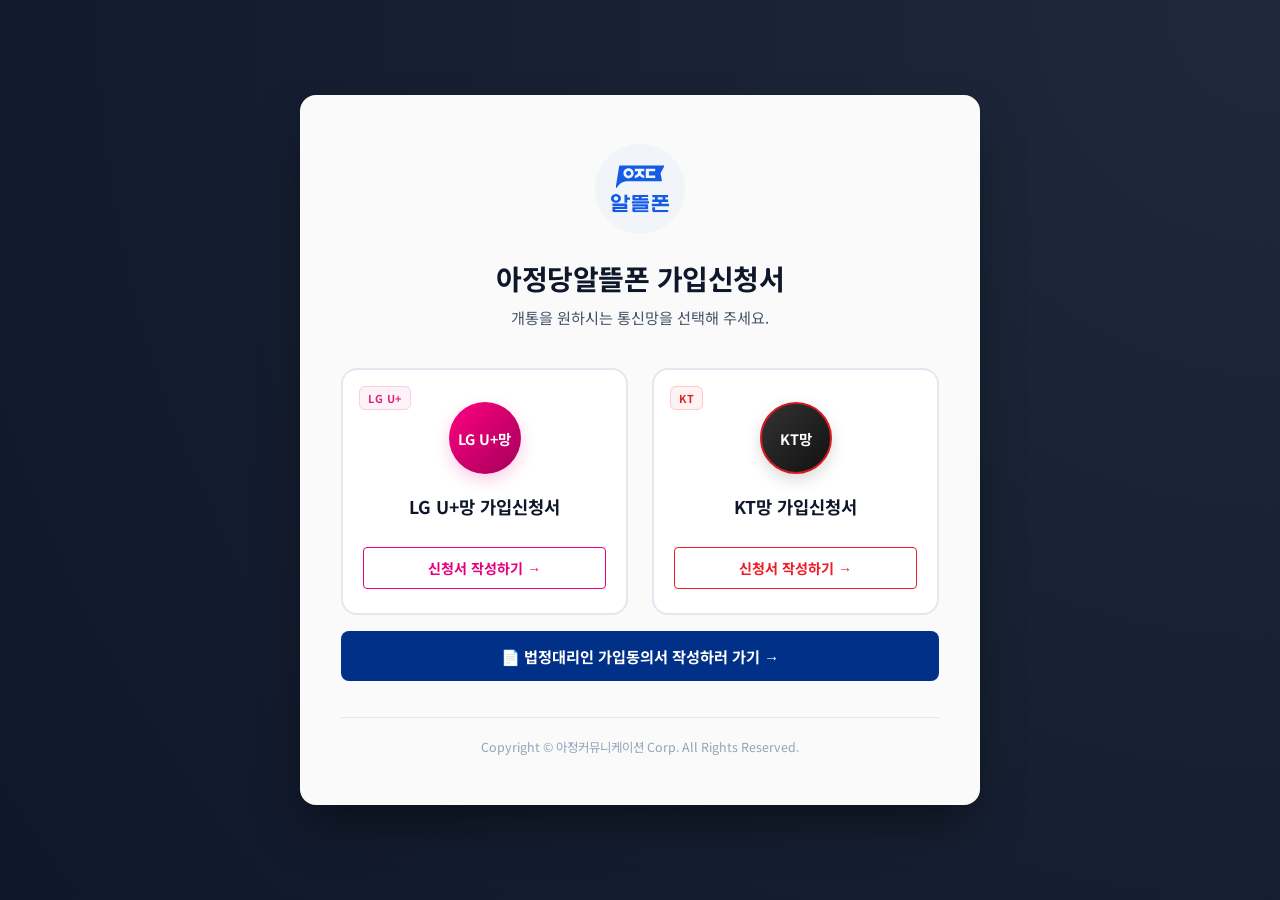
<file: index.html>
<!DOCTYPE html>
<html lang="ko">
<head>
<meta charset="UTF-8">
<meta name="viewport" content="width=device-width, initial-scale=1.0">
<title>아정당알뜰폰 가입신청서 · 망 선택</title>
<link rel="stylesheet" href="style.css">
</head>
<body>
  <!-- ── 망 선택 페이지 (LG_v3 / KT_v2 로 이동) ── -->
  <div class="landing-screen">
    <div class="landing-container">
      <div class="landing-card">
        <div class="landing-logo">
          <svg viewBox="0 0 455 370" xmlns="http://www.w3.org/2000/svg" aria-label="아정당 알뜰폰 로고" role="img">
            <mask id="landing_mask0" style="mask-type:luminance" maskUnits="userSpaceOnUse" x="0" y="225" width="151" height="145">
              <path d="M105.9 293.3V229.8H127.5V250.8H150.2V270.2H127.5V293.3H105.9ZM28.2 369.8C22.9 369.8 18.8 368.1 15.8 364.8C12.8 361.5 11.3 357.5 11.3 352.7V325.1H105.9V317.6H11.3V299.2H116C119.6 299.2 122.4 300.3 124.4 302.5C126.4 304.5 127.5 307.2 127.5 310.7V342.3H32.9V350.4H128.9V369.8H28.2ZM39 225C44.8 225 50 225.9 54.6 227.8C59.3 229.5 63.3 231.8 66.9 234.9C70.3 238 73 241.6 74.9 245.8C77 249.9 78 254.4 78 259.4C78 264.3 77 268.9 74.9 273.1C73 277.2 70.3 280.8 66.9 283.9C63.3 286.9 59.3 289.3 54.6 291C50 292.7 44.8 293.6 39 293.6C33.2 293.6 27.9 292.7 23.2 291C18.6 289.3 14.5 286.9 11 283.9C7.5 280.8 4.80001 277.2 2.90001 273.1C1.00001 268.9 0 264.3 0 259.4C0 254.4 1.00001 249.9 2.90001 245.8C4.90001 241.6 7.5 238 11 234.9C14.5 231.8 18.6 229.5 23.2 227.8C27.9 225.9 33.2 225 39 225ZM39 242.8C33.9 242.8 29.7 244.3 26.4 247.4C23.2 250.5 21.6 254.4 21.6 259.4C21.6 264.3 23.2 268.3 26.4 271.3C29.7 274.3 33.8 275.8 39 275.8C44.2 275.8 48.4 274.3 51.6 271.3C54.8 268.3 56.4 264.3 56.4 259.4C56.4 254.4 54.8 250.5 51.6 247.4C48.4 244.3 44.2 242.8 39 242.8Z" fill="white"/>
            </mask>
            <g mask="url(#landing_mask0)">
              <path d="M0.0159912 225.012H150.42V369.762H0.0159912V225.012Z" fill="#145CE6"/>
            </g>
            <mask id="landing_mask1" style="mask-type:luminance" maskUnits="userSpaceOnUse" x="160" y="229" width="139" height="141">
              <path d="M184.5 369.8C179.2 369.8 175.1 368.1 172.1 364.8C169.1 361.5 167.6 357.5 167.6 352.7V328.1H269.7V322H167.6V304.1H279.9C283.4 304.1 286.2 305.2 288.3 307.3C290.3 309.4 291.3 312.1 291.3 315.5V344.6H189.2V351H292.8V369.8H184.5ZM189.2 257.4H218.7V247.1H189.2V257.4ZM240.2 257.4H291.3V274.7H179.2C175.6 274.7 172.8 273.7 170.6 271.7C168.6 269.6 167.6 266.8 167.6 263.3V241.3C167.6 237.9 168.6 235.1 170.6 233.1C172.8 230.9 175.6 229.9 179.2 229.9H291.3V247.1H240.2V257.4ZM298.7 298.3H160.2V281H298.7V298.3Z" fill="white"/>
            </mask>
            <g mask="url(#landing_mask1)">
              <path d="M160.168 229.853H298.73V369.498H160.168V229.853Z" fill="#145CE6"/>
            </g>
            <mask id="landing_mask2" style="mask-type:luminance" maskUnits="userSpaceOnUse" x="36" y="0" width="383" height="180">
              <path d="M414.7 0H70.3002C67.3002 0 64.7002 2.20001 64.2002 5.10001L36.3002 176.2C35.7002 179.7 41.6002 181.5 43.4002 178.4C62.4002 145.4 89.2002 124.5 134.7 124.5H396C398.6 124.5 400.5 122.2 400 119.7L388.6 62.2L418.3 5.90001C419.7 3.20001 417.8 0 414.7 0ZM137.8 101.4C115.7 101.4 97.8002 83.8 97.8002 62.2C97.8002 40.6 115.7 23.1 137.8 23.1C159.8 23.1 177.7 40.6 177.7 62.2C177.7 83.8 159.8 101.4 137.8 101.4ZM260.6 46.2H236.1V62.2C238.4 65.9 243 69.8 247.4 72.5C250 74.2 255.1 77.4 260.6 78.3V98.4H259.3C249.4 98.4 232.2 88.4 223.8 80.3C215.3 88.4 198.2 98.4 188.3 98.4H186.9V78.3C192.5 77.4 197.5 74.2 200.2 72.5C204.5 69.8 209.2 65.9 211.4 62.3L211.5 46.2H186.9V26.1H260.6V46.2ZM346.7 46.2H297.5V78.3H346.7V98.4H272.9V26.1H346.7V46.2Z" fill="white"/>
            </mask>
            <g mask="url(#landing_mask2)">
              <path d="M32.4919 -3.73804H422.873V183.762H32.4919V-3.73804Z" fill="#145CE6"/>
            </g>
            <mask id="landing_mask3" style="mask-type:luminance" maskUnits="userSpaceOnUse" x="118" y="43" width="40" height="39">
              <path d="M137.8 81.3C148.5 81.3 157.2 72.8 157.2 62.2C157.2 51.7 148.5 43.2 137.8 43.2C127 43.2 118.3 51.7 118.3 62.2C118.3 72.8 127 81.3 137.8 81.3Z" fill="white"/>
            </mask>
            <g mask="url(#landing_mask3)">
              <path d="M32.4918 -3.73804H422.873V183.762H32.4918V-3.73804Z" fill="#145CE6"/>
            </g>
            <mask id="landing_mask4" style="mask-type:luminance" maskUnits="userSpaceOnUse" x="316" y="229" width="139" height="141">
              <path d="M323.9 352.7V327.2H345.5V350.4H448.4V369.8H340.8C335.5 369.8 331.4 368.1 328.4 364.8C325.4 361.5 323.9 357.5 323.9 352.6M396.5 287.5V300.4H455V319.7H316.5V300.4H374.9V287.5H323.9V268.1H344.8V249.2H323.9V229.9H447.6V249.2H426.7V268.1H447.6V287.5H396.5ZM366.4 268.1H405.1V249.2H366.4V268.1Z" fill="white"/>
            </mask>
            <g mask="url(#landing_mask4)">
              <path d="M316.454 229.853H455.016V369.498H316.454V229.853Z" fill="#145CE6"/>
            </g>
          </svg>
        </div>
        <h1 class="landing-title">아정당알뜰폰 가입신청서</h1>
        <p class="landing-subtitle">개통을 원하시는 통신망을 선택해 주세요.</p>

        <div class="network-grid">
          <button class="network-card network-lg" onclick="location.href='LG_v3.html'">
            <div class="network-badge lguplus">LG U+</div>
            <div class="network-logo-wrapper lg-color-logo">
              <div class="brand-symbol lg-symbol"></div>
              <div class="brand-text">LG U+망</div>
            </div>
            <div class="network-name">LG U+망 가입신청서</div>
            <div class="network-btn-label">신청서 작성하기 &rarr;</div>
          </button>

          <button class="network-card network-kt" onclick="location.href='KT_v2.html'">
            <div class="network-badge kt">KT</div>
            <div class="network-logo-wrapper kt-color-logo">
              <div class="brand-symbol kt-symbol"></div>
              <div class="brand-text">KT망</div>
            </div>
            <div class="network-name">KT망 가입신청서</div>
            <div class="network-btn-label">신청서 작성하기 &rarr;</div>
          </button>
        </div>

        <div class="guardian-cta">
          <button class="btn-guardian" onclick="location.href='guardian.html'">📄 법정대리인 가입동의서 작성하러 가기 &rarr;</button>
        </div>

        <div class="landing-footer">
          Copyright © 아정커뮤니케이션 Corp. All Rights Reserved.
        </div>
      </div>
    </div>
  </div>
</body>
</html>
</file>
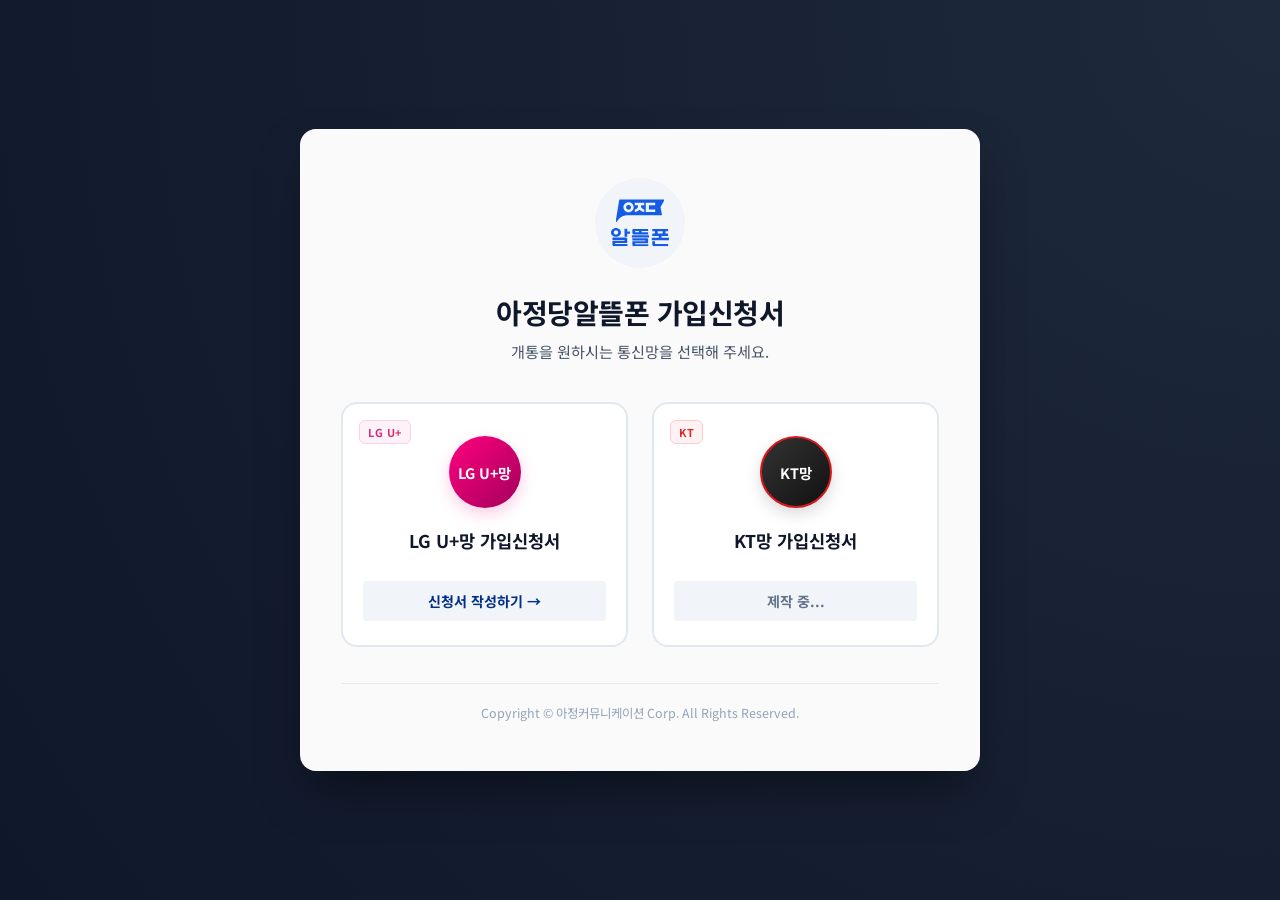
<file: backup/LG_v1/index.html>
<!DOCTYPE html>
<html lang="ko">
<head>
<meta charset="UTF-8">
<meta name="viewport" content="width=device-width, initial-scale=1.0">
<title>아정당알뜰폰 가입신청서</title>
<link rel="stylesheet" href="style.css">
</head>
<body>
  <!-- ── 망 선택 랜딩 화면 (Network Selection) ── -->
  <div id="funnel-landing-screen" class="landing-screen no-print">
    <div class="landing-container">
      <div class="landing-card">
        <div class="landing-logo">
          <!-- Logo SVG -->
          <svg viewBox="0 0 455 370" xmlns="http://www.w3.org/2000/svg" aria-label="아정당 알뜰폰 로고" role="img">
            <mask id="landing_mask0" style="mask-type:luminance" maskUnits="userSpaceOnUse" x="0" y="225" width="151" height="145">
              <path d="M105.9 293.3V229.8H127.5V250.8H150.2V270.2H127.5V293.3H105.9ZM28.2 369.8C22.9 369.8 18.8 368.1 15.8 364.8C12.8 361.5 11.3 357.5 11.3 352.7V325.1H105.9V317.6H11.3V299.2H116C119.6 299.2 122.4 300.3 124.4 302.5C126.4 304.5 127.5 307.2 127.5 310.7V342.3H32.9V350.4H128.9V369.8H28.2ZM39 225C44.8 225 50 225.9 54.6 227.8C59.3 229.5 63.3 231.8 66.9 234.9C70.3 238 73 241.6 74.9 245.8C77 249.9 78 254.4 78 259.4C78 264.3 77 268.9 74.9 273.1C73 277.2 70.3 280.8 66.9 283.9C63.3 286.9 59.3 289.3 54.6 291C50 292.7 44.8 293.6 39 293.6C33.2 293.6 27.9 292.7 23.2 291C18.6 289.3 14.5 286.9 11 283.9C7.5 280.8 4.80001 277.2 2.90001 273.1C1.00001 268.9 0 264.3 0 259.4C0 254.4 1.00001 249.9 2.90001 245.8C4.90001 241.6 7.5 238 11 234.9C14.5 231.8 18.6 229.5 23.2 227.8C27.9 225.9 33.2 225 39 225ZM39 242.8C33.9 242.8 29.7 244.3 26.4 247.4C23.2 250.5 21.6 254.4 21.6 259.4C21.6 264.3 23.2 268.3 26.4 271.3C29.7 274.3 33.8 275.8 39 275.8C44.2 275.8 48.4 274.3 51.6 271.3C54.8 268.3 56.4 264.3 56.4 259.4C56.4 254.4 54.8 250.5 51.6 247.4C48.4 244.3 44.2 242.8 39 242.8Z" fill="white"/>
            </mask>
            <g mask="url(#landing_mask0)">
              <path d="M0.0159912 225.012H150.42V369.762H0.0159912V225.012Z" fill="#145CE6"/>
            </g>
            <mask id="landing_mask1" style="mask-type:luminance" maskUnits="userSpaceOnUse" x="160" y="229" width="139" height="141">
              <path d="M184.5 369.8C179.2 369.8 175.1 368.1 172.1 364.8C169.1 361.5 167.6 357.5 167.6 352.7V328.1H269.7V322H167.6V304.1H279.9C283.4 304.1 286.2 305.2 288.3 307.3C290.3 309.4 291.3 312.1 291.3 315.5V344.6H189.2V351H292.8V369.8H184.5ZM189.2 257.4H218.7V247.1H189.2V257.4ZM240.2 257.4H291.3V274.7H179.2C175.6 274.7 172.8 273.7 170.6 271.7C168.6 269.6 167.6 266.8 167.6 263.3V241.3C167.6 237.9 168.6 235.1 170.6 233.1C172.8 230.9 175.6 229.9 179.2 229.9H291.3V247.1H240.2V257.4ZM298.7 298.3H160.2V281H298.7V298.3Z" fill="white"/>
            </mask>
            <g mask="url(#landing_mask1)">
              <path d="M160.168 229.853H298.73V369.498H160.168V229.853Z" fill="#145CE6"/>
            </g>
            <mask id="landing_mask2" style="mask-type:luminance" maskUnits="userSpaceOnUse" x="36" y="0" width="383" height="180">
              <path d="M414.7 0H70.3002C67.3002 0 64.7002 2.20001 64.2002 5.10001L36.3002 176.2C35.7002 179.7 41.6002 181.5 43.4002 178.4C62.4002 145.4 89.2002 124.5 134.7 124.5H396C398.6 124.5 400.5 122.2 400 119.7L388.6 62.2L418.3 5.90001C419.7 3.20001 417.8 0 414.7 0ZM137.8 101.4C115.7 101.4 97.8002 83.8 97.8002 62.2C97.8002 40.6 115.7 23.1 137.8 23.1C159.8 23.1 177.7 40.6 177.7 62.2C177.7 83.8 159.8 101.4 137.8 101.4ZM260.6 46.2H236.1V62.2C238.4 65.9 243 69.8 247.4 72.5C250 74.2 255.1 77.4 260.6 78.3V98.4H259.3C249.4 98.4 232.2 88.4 223.8 80.3C215.3 88.4 198.2 98.4 188.3 98.4H186.9V78.3C192.5 77.4 197.5 74.2 200.2 72.5C204.5 69.8 209.2 65.9 211.4 62.3L211.5 46.2H186.9V26.1H260.6V46.2ZM346.7 46.2H297.5V78.3H346.7V98.4H272.9V26.1H346.7V46.2Z" fill="white"/>
            </mask>
            <g mask="url(#landing_mask2)">
              <path d="M32.4919 -3.73804H422.873V183.762H32.4919V-3.73804Z" fill="#145CE6"/>
            </g>
            <mask id="landing_mask3" style="mask-type:luminance" maskUnits="userSpaceOnUse" x="118" y="43" width="40" height="39">
              <path d="M137.8 81.3C148.5 81.3 157.2 72.8 157.2 62.2C157.2 51.7 148.5 43.2 137.8 43.2C127 43.2 118.3 51.7 118.3 62.2C118.3 72.8 127 81.3 137.8 81.3Z" fill="white"/>
            </mask>
            <g mask="url(#landing_mask3)">
              <path d="M32.4918 -3.73804H422.873V183.762H32.4918V-3.73804Z" fill="#145CE6"/>
            </g>
            <mask id="landing_mask4" style="mask-type:luminance" maskUnits="userSpaceOnUse" x="316" y="229" width="139" height="141">
              <path d="M323.9 352.7V327.2H345.5V350.4H448.4V369.8H340.8C335.5 369.8 331.4 368.1 328.4 364.8C325.4 361.5 323.9 357.5 323.9 352.6M396.5 287.5V300.4H455V319.7H316.5V300.4H374.9V287.5H323.9V268.1H344.8V249.2H323.9V229.9H447.6V249.2H426.7V268.1H447.6V287.5H396.5ZM366.4 268.1H405.1V249.2H366.4V268.1Z" fill="white"/>
            </mask>
            <g mask="url(#landing_mask4)">
              <path d="M316.454 229.853H455.016V369.498H316.454V229.853Z" fill="#145CE6"/>
            </g>
          </svg>
        </div>
        <h1 class="landing-title">아정당알뜰폰 가입신청서</h1>
        <p class="landing-subtitle">개통을 원하시는 통신망을 선택해 주세요.</p>
        
        <div class="network-grid">
          <button class="network-card network-lg" onclick="showLGForm()">
            <div class="network-badge lguplus">LG U+</div>
            <div class="network-logo-wrapper lg-color-logo">
              <div class="brand-symbol lg-symbol"></div>
              <div class="brand-text">LG U+망</div>
            </div>
            <div class="network-name">LG U+망 가입신청서</div>
            <div class="network-btn-label">신청서 작성하기 &rarr;</div>
          </button>
          
          <button class="network-card network-kt" onclick="showKTConstruction()">
            <div class="network-badge kt">KT</div>
            <div class="network-logo-wrapper kt-color-logo">
              <div class="brand-symbol kt-symbol"></div>
              <div class="brand-text">KT망</div>
            </div>
            <div class="network-name">KT망 가입신청서</div>
            <div class="network-btn-label coming-soon">제작 중...</div>
          </button>
        </div>
        
        <div class="landing-footer">
          Copyright © 아정커뮤니케이션 Corp. All Rights Reserved.
        </div>
      </div>
    </div>
  </div>

  <!-- ── KT망 제작 중 화면 (KT Under Construction) ── -->
  <div id="kt-construction-screen" class="construction-screen hidden-screen no-print">
    <div class="construction-container">
      <div class="construction-card">
        <div class="construction-icon">
          <svg viewBox="0 0 24 24" fill="none" stroke="currentColor" stroke-width="2" stroke-linecap="round" stroke-linejoin="round">
            <path d="M14.7 6.3a1 1 0 0 0 0 1.4l1.6 1.6a1 1 0 0 0 1.4 0l3.77-3.77a6 6 0 0 1-7.94 7.94l-6.91 6.91a2.12 2.12 0 0 1-3-3l6.91-6.91a6 6 0 0 1 7.94-7.94l-3.76 3.76z"/>
          </svg>
        </div>
        <h2 class="construction-title">KT망 가입신청서 준비 중</h2>
        <p class="construction-desc">
          현재 KT망 가입에 필요한 개인정보활용동의서 및 약관을 정리하고 있습니다.<br>
          빠른 시일 내에 준비하여 서비스를 제공해 드리겠습니다.
        </p>
        <button class="btn-back" onclick="showLandingScreen()">&larr; 이전 화면으로</button>
      </div>
    </div>
  </div>

  <!-- ── LG망 가입신청서 화면 (LG Form Screen) ── -->
  <div id="lg-form-screen" class="hidden-screen">
    <!-- Sticky Top Bar (Screen Only) -->
    <div class="top-bar no-print">
      <div class="top-bar-brand">
        <button class="btn-top-back" onclick="showLandingScreen()">&larr; 망 선택</button>
        <h1>아정당알뜰폰 가입신청서 (LG U+)</h1>
      </div>
      <button class="btn-print" onclick="validateAndPrint()">🖨️ 신청서 인쇄 / PDF 저장</button>
    </div>

    <!-- Document Container for Slate Background -->
    <div class="document-container">

<!-- ── 필수항목 미입력 모달 ── -->
<div id="validModal">
  <div class="modal-box">
    <div class="modal-title">⚠️ 필수 항목을 확인해 주세요</div>
    <ul class="modal-list" id="errorList"></ul>
    <button class="modal-btn" onclick="closeModal()">확인 후 수정하기</button>
  </div>
</div>

<!-- ══════════════════════════════════════ PAGE 1 ══ -->
<div class="page">



  <!-- 헤더 -->
  <div class="doc-header">
<div class="logo-cell">
  <div class="logo-svg-wrap">
    <svg viewBox="0 0 455 370" xmlns="http://www.w3.org/2000/svg" aria-label="아정당 알뜰폰 로고" role="img">
      <mask id="mask0_37_2" style="mask-type:luminance" maskUnits="userSpaceOnUse" x="0" y="225" width="151" height="145">
        <path d="M105.9 293.3V229.8H127.5V250.8H150.2V270.2H127.5V293.3H105.9ZM28.2 369.8C22.9 369.8 18.8 368.1 15.8 364.8C12.8 361.5 11.3 357.5 11.3 352.7V325.1H105.9V317.6H11.3V299.2H116C119.6 299.2 122.4 300.3 124.4 302.5C126.4 304.5 127.5 307.2 127.5 310.7V342.3H32.9V350.4H128.9V369.8H28.2ZM39 225C44.8 225 50 225.9 54.6 227.8C59.3 229.5 63.3 231.8 66.9 234.9C70.3 238 73 241.6 74.9 245.8C77 249.9 78 254.4 78 259.4C78 264.3 77 268.9 74.9 273.1C73 277.2 70.3 280.8 66.9 283.9C63.3 286.9 59.3 289.3 54.6 291C50 292.7 44.8 293.6 39 293.6C33.2 293.6 27.9 292.7 23.2 291C18.6 289.3 14.5 286.9 11 283.9C7.5 280.8 4.80001 277.2 2.90001 273.1C1.00001 268.9 0 264.3 0 259.4C0 254.4 1.00001 249.9 2.90001 245.8C4.90001 241.6 7.5 238 11 234.9C14.5 231.8 18.6 229.5 23.2 227.8C27.9 225.9 33.2 225 39 225ZM39 242.8C33.9 242.8 29.7 244.3 26.4 247.4C23.2 250.5 21.6 254.4 21.6 259.4C21.6 264.3 23.2 268.3 26.4 271.3C29.7 274.3 33.8 275.8 39 275.8C44.2 275.8 48.4 274.3 51.6 271.3C54.8 268.3 56.4 264.3 56.4 259.4C56.4 254.4 54.8 250.5 51.6 247.4C48.4 244.3 44.2 242.8 39 242.8Z" fill="white"/>
      </mask>
      <g mask="url(#mask0_37_2)">
        <path d="M0.0159912 225.012H150.42V369.762H0.0159912V225.012Z" fill="#145CE6"/>
      </g>
      <mask id="mask1_37_2" style="mask-type:luminance" maskUnits="userSpaceOnUse" x="160" y="229" width="139" height="141">
        <path d="M184.5 369.8C179.2 369.8 175.1 368.1 172.1 364.8C169.1 361.5 167.6 357.5 167.6 352.7V328.1H269.7V322H167.6V304.1H279.9C283.4 304.1 286.2 305.2 288.3 307.3C290.3 309.4 291.3 312.1 291.3 315.5V344.6H189.2V351H292.8V369.8H184.5ZM189.2 257.4H218.7V247.1H189.2V257.4ZM240.2 257.4H291.3V274.7H179.2C175.6 274.7 172.8 273.7 170.6 271.7C168.6 269.6 167.6 266.8 167.6 263.3V241.3C167.6 237.9 168.6 235.1 170.6 233.1C172.8 230.9 175.6 229.9 179.2 229.9H291.3V247.1H240.2V257.4ZM298.7 298.3H160.2V281H298.7V298.3Z" fill="white"/>
      </mask>
      <g mask="url(#mask1_37_2)">
        <path d="M160.168 229.853H298.73V369.498H160.168V229.853Z" fill="#145CE6"/>
      </g>
      <mask id="mask2_37_2" style="mask-type:luminance" maskUnits="userSpaceOnUse" x="36" y="0" width="383" height="180">
        <path d="M414.7 0H70.3002C67.3002 0 64.7002 2.20001 64.2002 5.10001L36.3002 176.2C35.7002 179.7 41.6002 181.5 43.4002 178.4C62.4002 145.4 89.2002 124.5 134.7 124.5H396C398.6 124.5 400.5 122.2 400 119.7L388.6 62.2L418.3 5.90001C419.7 3.20001 417.8 0 414.7 0ZM137.8 101.4C115.7 101.4 97.8002 83.8 97.8002 62.2C97.8002 40.6 115.7 23.1 137.8 23.1C159.8 23.1 177.7 40.6 177.7 62.2C177.7 83.8 159.8 101.4 137.8 101.4ZM260.6 46.2H236.1V62.2C238.4 65.9 243 69.8 247.4 72.5C250 74.2 255.1 77.4 260.6 78.3V98.4H259.3C249.4 98.4 232.2 88.4 223.8 80.3C215.3 88.4 198.2 98.4 188.3 98.4H186.9V78.3C192.5 77.4 197.5 74.2 200.2 72.5C204.5 69.8 209.2 65.9 211.4 62.3L211.5 46.2H186.9V26.1H260.6V46.2ZM346.7 46.2H297.5V78.3H346.7V98.4H272.9V26.1H346.7V46.2Z" fill="white"/>
      </mask>
      <g mask="url(#mask2_37_2)">
        <path d="M32.4919 -3.73804H422.873V183.762H32.4919V-3.73804Z" fill="#145CE6"/>
      </g>
      <mask id="mask3_37_2" style="mask-type:luminance" maskUnits="userSpaceOnUse" x="118" y="43" width="40" height="39">
        <path d="M137.8 81.3C148.5 81.3 157.2 72.8 157.2 62.2C157.2 51.7 148.5 43.2 137.8 43.2C127 43.2 118.3 51.7 118.3 62.2C118.3 72.8 127 81.3 137.8 81.3Z" fill="white"/>
      </mask>
      <g mask="url(#mask3_37_2)">
        <path d="M32.4918 -3.73804H422.873V183.762H32.4918V-3.73804Z" fill="#145CE6"/>
      </g>
      <mask id="mask4_37_2" style="mask-type:luminance" maskUnits="userSpaceOnUse" x="316" y="229" width="139" height="141">
        <path d="M323.9 352.7V327.2H345.5V350.4H448.4V369.8H340.8C335.5 369.8 331.4 368.1 328.4 364.8C325.4 361.5 323.9 357.5 323.9 352.6M396.5 287.5V300.4H455V319.7H316.5V300.4H374.9V287.5H323.9V268.1H344.8V249.2H323.9V229.9H447.6V249.2H426.7V268.1H447.6V287.5H396.5ZM366.4 268.1H405.1V249.2H366.4V268.1Z" fill="white"/>
      </mask>
      <g mask="url(#mask4_37_2)">
        <path d="M316.454 229.853H455.016V369.498H316.454V229.853Z" fill="#145CE6"/>
      </g>
    </svg>
  </div>
</div>
    <div class="title-cell">아정당알뜰폰 가입신청서</div>
  </div>

  <!-- ① 구분 -->
  <div class="sec-wrap">
    <div class="sec-head"><span class="sec-num">1</span> 유형</div>
    <div class="sec-body">
      <table><tr>
        <td class="td-label">고객구분</td>
        <td>
          <label class="lbl"><input type="radio" name="cust_type" value="개인" checked> 개인</label>
          <label class="lbl"><input type="radio" name="cust_type" value="개인사업자" disabled> 개인사업자</label>
          <label class="lbl"><input type="radio" name="cust_type" value="외국인" disabled> 외국인</label>
          <label class="lbl"><input type="radio" name="cust_type" value="법인" disabled> 법인</label>
        </td>
      </tr></table>
    </div>
  </div>

  <!-- ② 요금제 -->
  <div class="sec-wrap">
    <div class="sec-head"><span class="sec-num">2</span> 요금제</div>
    <div class="sec-body">
      <table>
        <tr>
          <td class="td-label">요금제 선택</td>
          <td colspan="3">
            <select id="planSelect" onchange="fillPlan()">
              <option value="">── 요금제를 선택하세요 ──</option>
              <optgroup label="── 무약정 평생 요금제 ──">
                <option value="life_4.5GB">(평생) 4.5GB + 1Mbps (월 9,900원)</option>
                <option value="life_7GB">(평생) 7GB + 1Mbps (월 16,900원)</option>
                <option value="life_10GB">(평생) 10GB + 1Mbps (월 19,900원)</option>
                <option value="life_15GB_100">(평생) 15GB + 3Mbps [통화/문자 100] (월 24,900원)</option>
                <option value="life_15GB_300">(평생) 15GB + 3Mbps [통화/문자 300] (월 25,900원)</option>
                <option value="life_71GB">(평생) 71GB + 3Mbps (월 32,900원)</option>
                <option value="life_150GB">(평생) 150GB + 5Mbps (월 39,900원)</option>
                <option value="life_100GB">(평생) 100GB + 5Mbps (월 39,900원)</option>
              </optgroup>
            </select>
          </td>
        </tr>
        <tr>
          <td class="td-label">월 제공 데이터</td>
          <td class="td-auto" id="p_data" style="width:280px">-</td>
          <td class="td-label" style="width:80px">할인기간</td>
          <td class="td-auto" id="p_period">-</td>
        </tr>
        <tr>
          <td class="td-label">통화</td>
          <td class="td-auto" id="p_call">-</td>
          <td class="td-label">부가통화</td>
          <td class="td-auto" id="p_extra">-</td>
        </tr>
        <tr>
          <td class="td-label">문자</td>
          <td class="td-auto" id="p_sms">-</td>
          <td class="td-label">월 청구 요금</td>
          <td class="td-auto fw7 red" id="p_fee">-</td>
        </tr>
      </table>
      <div class="xs" style="color:#777;padding:2px 3px;margin-top:2px">
      </div>
    </div>
  </div>

<!-- ③ 가입자 정보 -->
<div class="sec-wrap">
  <div class="sec-head"><span class="sec-num">3</span> 가입자 정보</div>
  <div class="sec-body">
    <table class="subscriber-table">
      <colgroup>
        <col style="width:90px">
        <col style="width:170px">
        <col style="width:90px">
        <col style="width:auto">
      </colgroup>

      <tr>
        <td class="td-label">가입자명</td>
        <td><input type="text" id="inp_name" class="form-input"></td>
        <td class="td-label">생년월일</td>
        <td><input type="text" id="inp_birth" class="form-input"></td>
      </tr>

      <tr>
        <td class="td-label">가입자 주소</td>
        <td colspan="3"><input type="text" id="inp_addr" class="form-input"></td>
      </tr>

      <tr>
        <td class="td-label">연락처</td>
        <td><input type="text" id="inp_tel" class="form-input"></td>
        <td class="td-label">청구서 수신</td>
        <td class="bill-cell">
          <label class="lbl">
            <input type="radio" name="bill_method" value="문자" checked onchange="toggleBill(this.value)">
            문자
          </label>

          <label class="lbl">
            <input type="radio" name="bill_method" value="이메일" onchange="toggleBill(this.value)">
            이메일
          </label>

          <span id="billEmailWrap" class="inline-side" style="display:none;">
            <input type="text" class="line-input email-id">
            <span class="inline-mark">@</span>
            <input type="text" class="line-input email-domain">
          </span>
        </td>
      </tr>
    </table>
  </div>
</div>

  <!-- ④ 납부방법 -->
  <div class="sec-wrap">
    <div class="sec-head"><span class="sec-num">4</span> 납부방법</div>
    <div class="sec-body">
      <table>
        <tr>
          <td class="td-label">납부방법</td>
          <td colspan="3">
            <label class="lbl"><input type="radio" name="pay_type" value="계좌" checked onchange="togglePay(this.value)"> 계좌자동이체</label>
            <label class="lbl"><input type="radio" name="pay_type" value="카드" onchange="togglePay(this.value)"> 카드자동납부</label>
            <span style="color: red; font-size: 12px; margin-left: 15px;">※ 가입자 본인 명의로만 가능합니다</span>
          </td>
        </tr>
        <tr>
          <td class="td-label" id="lbl_owner">예금주명</td>
          <td><input type="text" id="inp_owner"></td>
          <td class="td-label" id="lbl_bank" style="width:60px">은행</td>
          <td><input type="text" id="inp_bank"></td>
        </tr>
        <tr>
          <td class="td-label" id="lbl_account">계좌번호</td>
          <td colspan="3"><input type="text" id="inp_account"></td>
        </tr>
        <tr id="row_expiry" style="display:none">
          <td class="td-label">유효기간</td>
          <td colspan="3"><input type="text" id="inp_expiry" placeholder="MM / YY" style="width:50px"></td>
        </tr>
      </table>
    </div>
  </div>

  <!-- ⑤ 가입내역 -->
  <div class="sec-wrap">
    <div class="sec-head"><span class="sec-num">5</span> 가입내역</div>
    <div class="sec-body">

      <!-- 업무구분 -->
      <table style="margin-bottom:5px">
        <tr>
          <td class="td-label">업무구분</td>
          <td>
            <label class="lbl"><input type="radio" name="biz_type" value="신규" checked onchange="toggleBiz(this.value)"> 신규가입</label>
            <label class="lbl"><input type="radio" name="biz_type" value="번호이동" onchange="toggleBiz(this.value)"> 번호이동</label>
          </td>
        </tr>
      </table>

      <!-- 신규가입 영역 -->
      <div id="blk_new">
        <table>
          <tr>
            <td class="td-label">개통 번호</td>
            <td><input type="text" placeholder=></td>
            <td class="td-label" style="width:100px">희망 번호<br><span class="small">(뒷자리 4자리)</span></td>
            <td><input type="text" id="inp_new_num" maxlength="4" style="width:60px"></td>
          </tr>
        </table>
      </div>

<!-- 번호이동 영역 -->
<div id="blk_mnp" class="cond-off">
  <table class="mnp-table" style="margin-bottom:4px;">
    <colgroup>
      <col style="width:80px">
      <col style="width:170px">
      <col style="width:95px">
      <col style="width:auto">
    </colgroup>
    <tr>
      <td class="td-label">이동할 번호</td>
      <td><input type="text" id="inp_mnp_num" placeholder=></td>
      <td class="td-label">변경 전 사업자</td>
      <td class="carrier-cell">
        <label class="lbl"><input type="radio" name="prev_carrier" value="LG" onchange="toggleMvnoInput(this.value)"> LG</label>
        <label class="lbl"><input type="radio" name="prev_carrier" value="KT" onchange="toggleMvnoInput(this.value)"> KT</label>
        <label class="lbl"><input type="radio" name="prev_carrier" value="SKT" onchange="toggleMvnoInput(this.value)"> SKT</label>
        <label class="lbl"><input type="radio" name="prev_carrier" value="알뜰" onchange="toggleMvnoInput(this.value)"> 알뜰</label>

        <span id="mvnoNameWrap" class="inline-side" style="display:none;">
          <input type="text" class="line-input mvno-name" placeholder="사업자명">
        </span>
      </td>
    </tr>
  </table>

  <div class="notice-box">
    <div class="nr"><span class="nr-sym">※</span><span>번호이동 제한기간(3개월) 경과 후부터 다른 사업자로 변경하실 수 있습니다. 단, 고객이 번호이동관리센터에 직접 신청하는 경우 제한기간 내에도 변경 가능합니다.</span></div>
    <div class="nr"><span class="nr-sym">※</span><span>(주)아정커뮤니케이션으로 이동 하신 후, 변경 전 사업자와의 계약관계는 자동 해지되고, (주)아정커뮤니케이션의 이용조건과 통화요금이 적용됩니다.</span></div>
    <div class="nr"><span class="nr-sym">※</span><span>신청 확인을 위해 번호이동 관리센터 및 변경 전 사업자에게 (성명, 전화번호, 주소 등)를 제공함에 동의합니다.</span></div>
    <div class="nr"><span class="nr-sym">※</span><span>변경 전 사업자의 이동전화서비스를 중도 해지함에 따라 위약금이 발생할 수 있습니다.</span></div>
    <div class="nr"><span class="nr-sym">※</span><span>변경 전 사업자에 대한 미납금이 존재할 경우 그 금액을 전 사업자에게 납부하여야 하며, 미납시 이용이 정지될 수 있습니다.</span></div>
  </div>
</div>

      <!-- SIM 정보 (공통) -->
      <table class="mt3">
        <tr>
          <td class="td-label">SIM 정보</td>
          <td>모델명&nbsp;<input type="text" id="inp_sim_model" style="width:120px"></td>
          <td>일련번호&nbsp;<input type="text" id="inp_sim_serial" style="width:120px"></td>
        </tr>
      </table>

    </div>
  </div>

  <!-- 동의사항 -->
  <div class="agree-block">
    <div class="agree-row">
      <span>본 신청서에 기재한 정보는 모두 사실이며, 허위 또는 오기재로 인한 불이익은 가입자에게 책임이 있습니다. 제3자에게 명의를 대여하거나 서비스 가입에 필요한 서류를 제공하는 경우, 해당 정보가 범죄에 악용되어 경제적 피해가 발생할 수 있습니다. 이와 관련하여 발생하는 모든 책임은 가입자에게 있으며, (주)아정커뮤니케이션은 이에 대해 책임을 지지 않습니다. </span>
    </div>
    <div class="agree-row">
      <span>서비스 개통 이후 발생하는 이용요금, 부가서비스 이용, 제3자 사용 등에 대한 책임은 전적으로 가입자에게 있습니다. 본인은 (주)아정커뮤니케이션의 개인정보 처리방침, 5G/LTE/CDMA 이용약관, 위치기반서비스 이용약관, 휴대폰 본인확인 서비스 이용약관 및 발신번호 변작 방지 이용약관의 내용을 확인하고 이에 동의합니다.
</span>
    </div>
    <div class="agree-row">
      <span>본 가입신청서의 내용과 상충되는 별도의 이면 계약이 존재하지 않음을 확인하며, 이면 계약과 관련하여 (주)아정커뮤니케이션에게 어떠한 권리도 주장하지 않습니다. 이와 관련하여 (주)아정커뮤니케이션은 어떠한 책임도 부담하지 않으며, 이에 대해 안내받고 동의합니다.</span>
    </div>
  </div>

<!-- 최종 서명 -->
<div class="sign-area">
  <div class="sign-text">
    본인은 가입신청서와 무선 서비스 계약 표준 안내서 및 약관의 주요 내용에 대해서 충분한 설명을 들었고, 그 내용을 이해했습니다.
    <br>따라서, 위와 같은 내용으로 계약하는 것에 대해 <span class="fw7 blue" style="font-size:12pt;"> 동의합니다.</span>
  </div>

  <div class="sign-bottom" style="display:flex; justify-content:space-between; align-items:flex-end;">
    <div class="sign-date-row">
      <input type="text" class="print-year" style="width:50px"> 년
      <input type="text" class="print-month" style="width:40px"> 월
      <input type="text" class="print-day" style="width:40px"> 일
    </div>

    <div class="sign-box-wrap" style="display:flex; flex-direction:column; align-items:center;">
      <div class="sign-label" style="font-size:8pt; margin-bottom:3px; text-align:center;">
        신청인 / 가입자 &nbsp;(대리인)
      </div>
      <div class="p-sign-box" onclick="openSignatureModal()">
              <span>서명 &nbsp;/&nbsp; 인</span>
              <img class="signature-image" style="display: none;" alt="Signature">
            </div>
    </div>
  </div>
</div>

  <div class="doc-footer">
    본 신청서는 아정커뮤니케이션 업무용으로 제작된 것으로 사전 허락 없이 사용하거나 임의로 수정할 수 없습니다.
    Copyright © 아정커뮤니케이션 Corp. All Rights Reserved.&nbsp;|&nbsp;고객센터: 1833-2640&nbsp;|&nbsp;www.ajdmobile.co.kr
  </div>
</div>


<!-- ══════════════════════════════════════ PAGE 2 ══ -->
<div class="page">
  <div class="no-print" style="text-align:right;margin-bottom:6px">
  </div>

  <div class="consent-page-title">개인정보 활용동의서</div>

  <!-- 1 -->
<div class="sec-wrap" style="margin-bottom:3px">
  <div class="sec-head">1. 고유식별 정보 수집·이용 동의
  </div>

  <div style="font-size:6.1pt; line-height:1.45; padding:4px 4px 3px 4px;">
    ◦고유식별정보의 수집·이용 목적 : 휴대폰 본인확인 서비스 제공, 본인확인, 본인인증, 미환급금 안내, 실명인증.<br>
    ◦수집 고유식별 정보의 항목 : 주민등록번호, 여권번호, 운전면허번호, 외국인등록번호 (본인 · 대리인 신분확인 및 내용 포함)<br>
    　※ 기간통신사업자는 전기통신사업법 시행령 제65조의 2에 의거 주민등록번호 또는 외국인등록번호가 포함된 자료의 처리가 가능합니다.<br>
    ◦고유식별 정보의 보유 및 이용기간 : 서비스 가입기간 동안 이용하고, 요금정산 과·오납 분쟁 대비를 위하여 해지 후 요금 완납 후 6개월까지 이용<br>
    ◦동의를 거부할 수 있으나 동의 거부 시 본인확인 및 인증이 불가하여 서비스 가입이 불가능합니다.
  </div>

  <table class="prv-table-tight">
    <tr>
      <th style="width:120px">이용목적</th>
      <th>수집항목</th>
      <th style="width:160px">보유 및 이용기간</th>
    </tr>
    <tr>
      <td style="vertical-align:middle;">가입의사 확인</td>
      <td style="vertical-align:middle;">
        신분증 기재 사항(대리인 포함) 중 고유식별 번호
        (주민등록번호, 외국인등록번호, 여권번호, 운전면허번호)
      </td>
      <td style="vertical-align:middle;">
        해당업무 처리 완료 시까지<br>
        (거절의 경우, 상담 종료 시까지)
      </td>
    </tr>
  </table>
</div>

<div class="consent-agree" style="margin-top:1px; margin-bottom:4px;">
  <span class="fw7 blue">※ 본인은 귀사가 위와 같이 고유식별 정보를 수집·이용하는 것에 동의합니다.</span>
  <label class="lbl consent-agree-box">
    <input type="checkbox" id="chk_consent1"> <span class="fw7 blue">동의</span>
  </label>
</div>

  <!-- 2 -->
<div class="sec-wrap" style="margin-bottom:3px">
  <div class="sec-head">2. 개인정보/개인위치정보 수집·이용 동의 [필수]</div>

  <table class="prv-table-tight">
    <tr>
      <th style="width:210px">목적</th>
      <th>항목</th>
      <th style="width:130px">보유 및 이용기간</th>
    </tr>

    <tr>
      <td style="vertical-align:middle;">
        신용보험 가입, 신용도 판단, 요금정산(청구,수납,채권추심,통신료 상호정산 등), 신청 서비스·상품 제공 및 안내, 이용빈도 파악 및 통계학적 특성에 따른 서비스 제공, 서비스·상품개발·특화, 이용자 및 서비스 이용에 대한 통계·분석, 물품배송, 고객관계 관리[고지사항 전달, 서비스 이용상황 확인, 서비스 신청 및 해지 기타 업무처리에 필요한 동의와 의사확인, 민원 처리 등 의사소통, 단말기 안전 점검, 멤버십 및 A/S쿠폰 제공, 단말기 출시·변경, 요금 컨설팅, 요금할인의 고객혜택 프로그램 안내] 업무처리(서비스 가입, 개통, 변경, 사후관리, 품질개선, 해지) 명의도용 방지 가입의사 확인, 위치정보 서비스 제공, 휴대폰 보험, 모바일뱅킹 등 제휴 서비스 제공 및 안내, 계약이행, 해지 환급금 안내, 출금계좌 등록 안내, 신용정보집중기관 요금연체 정보 등록 전 및 신용정보회사로 채권추심위탁 전 연체사실 통지(기존에 가입한 상품/서비스(집전화, 인터넷전화, 인터넷TV, 결합상품, mobile VIBro, 기타 상품 등)포함), 이동전화 단기간 가입 회선 관리, 분실 휴대폰 위치정보 조회
      </td>
      <td style="vertical-align:middle;">
        · 명의자(양도인) : 성명(상호), 연락처, 이메일 주소, 청구지 주소, 주민등록주소<br>
        · 납부자: 성명(상호), 휴대폰번호, 생년월일, 계좌번호, 은행명, 카드사명, 카드번호, 카드 유효기간, 명의자와의 관계<br>
        · 번호이동 정보 : 번호이동대상번호, 변경전 사업자, 번호이동인증정보<br>
        · 업무처리 필요 구비서류 이미지 : 신분증, 위임장, 인감증명서, 복지감면확인서류, 대리인 입증서류, 가족관계 확인 등 기타 사실확인 증명서 (대리인 신청 시 대리인 정보를 포함)<br>
        · 생성 및 기타수집정보 : 단말기 정보(일련번호, MAC정보, 모델명, IMEI 등), USIM정보, 위치정보(기지국, GPS, Wifi, RFID 태그 및 위치정보 시스템 수집 정보 등), 신용정보, 과금정보, 품질정보, 이용내역, 변경내역, 가입정보, 쿠키, 접속로그, 접속 IP, 통계데이터, 웹사이트 설정정보, 신호세기 등<br>
        · 성명, 가입서비스 번호, 연락처, 주소(신분증주소 포함), 고유식별정보, 신분증기재사항, 주민등록상 주소지, 연체금액, 연체등록 예정일
        · 신용도 판단정보(번호변작, 불법스팸, 보이스피싱, 불법대부광고 등으로 인한 서비스 정지 등)<br>
        · 기타(추가) : 고유식별번호, 성명(법인명), 가입정보(통신사, 서비스 가입일·해지일), 국적(외국인)
      </td>
      <td rowspan="4" style="vertical-align: middle;">
        서비스 가입 기간, 외국인 체류기간 동안 이용하고 요금정산 과·오납 등 분쟁대비를 위해 해지 후 요금완납 6개월까지 보유·이용(단, 약관 정보통신망이용촉진 및 정보보호 등에 관한 법률, 통신비밀보호법, 국세기본법 등 관련법령에 따라 보존할 필요성이 있는 경우는 규정에 따라 보유합니다.
      </td>
    </tr>

    <tr>
      <td style="vertical-align:middle;">본인확인(서비스 본인확인, 휴대폰 본인확인 서비스, 제3자 모바일 본인확인, WiFi 접속), 주민등록전산상정볼르 통한 실사용자 확인</td>
      <td style="vertical-align:middle;">성명(상호), 성별, 생년월일, 휴대폰 번호, 내/외국인 구분, 연계정보(CI), 중복가입</td>
    </tr>

    <tr>
      <td style="vertical-align:middle;">전기통신역무가입</td>
      <td style="vertical-align:middle;">고유식별정보, 신용도판단정보(번호변작, 불법스팸, 보이스피싱, 불법대부광고 등으로 인한 서비스정지 등)</td>
    </tr>

    <tr>
      <td style="vertical-align:middle;">외국인 출국여부 확인</td>
      <td style="vertical-align:middle;">고객식별정보, 성인(법인명), 가입정보(통신사, 서비스 가입일·해지일), 국적(외국인)</td>
    </tr>

    <tr>
      <td style="vertical-align:middle;">이동전화서비스 가입 시 부정개통방지를 위한 본인여부 검증</td>
      <td style="vertical-align:middle;">연계정보(CI)</td>
      <td style="vertical-align:middle;">서비스 가입 후 14일 까지</td>
    </tr>

    <tr>
      <td style="vertical-align:middle;">가입의사 확인</td>
      <td style="vertical-align:middle;">성명, 신분증 얼굴사진, 그 밖에 신분증 기재 사항(대리인 포함)</td>
      <td style="vertical-align:middle;">해당업무 처리 완료 시까지<br>(거절의 경우, 상담 종료 시까지)</td>
    </tr>
  </table>
</div>

<div class="consent-agree" style="margin-top:1px; margin-bottom:4px;">
  <span class="fw7 blue">※ 본인은 귀사가 위와 같이 개인정보/개인위치정보를 수집·이용하는 것에 동의합니다.</span>
  <label class="lbl consent-agree-box">
    <input type="checkbox" id="chk_consent2"> <span class="fw7 blue">동의</span>
  </label>
</div>

  <!-- 3 -->
  <div class="sec-wrap" style="margin-bottom:3px">
    <div class="sec-head">3. 통신가입사실 유무안내서비스를 위한 개인정보 활용 동의 [필수]</div>
  <div style="font-size:6.5pt; line-height:1.45; padding:4px 4px 3px 4px;">
    ◦본인은 상기 내용과 전기통신사업법 제32조의6에 따라 SMS(본인 명의의 모든 휴대전화(타사 포함)로 발송) 또는 등기우편물(주민등록상 주소로 발송)을 통해 가입사실을 안내 받는 것에 동의합니다.
  </div>
</div>

<div class="consent-agree" style="margin-top:1px; margin-bottom:4px;">
  <span class="fw7 blue">※ 본인은 귀사가 위와 같이 개인정보를 제3자에게 제공하는 것에 동의합니다.</span>
  <label class="lbl consent-agree-box">
    <input type="checkbox" id="chk_consent3"> <span class="fw7 blue">동의</span>
  </label>
</div>

  <!-- 4 -->
  <div class="sec-wrap" style="margin-bottom:3px">
    <div class="sec-head">4. 서비스 제공을 위한 개인정보 제3자 제공 동의 [필수]</div>
    <table class="prv-table-tight">
      <tr>
        <th style="width:150px">제공받는자</th>
        <th>목적</th>
        <th style="width:270px">제공정보</th>
      </tr>
    <tr>
      <td style="vertical-align:middle;">한국정보통신진흥협회, 행정자치부, 경찰청, 법무부, 보건복지부, 국가보훈처</td>
      <td style="vertical-align:middle;">신분증 진위확인, 복지요금감면대상자 확인, 자격변동, 부적정정보확인</td>
      <td style="vertical-align:middle;">성명, 주민등록번호(외국인의 경우 외국인등록번호·거소신고번호, 여권번호·생년월일·국적), 신분증발급일자, 운전면허번호, 사진 등 신분증 기재사항(대리인 포함)</td>
    </tr>
    <tr>
      <td style="vertical-align:middle;">행정안전부, 과학기술정보통신부, 한국정보통신진흥협회</td>
      <td style="vertical-align:middle;">주민등록전산 정보 확인</td>
      <td style="vertical-align:middle;">성명, 주민등록번호</td>
    </tr>
    <tr>
      <td style="vertical-align:middle;">법무부, 한국정보통신진흥협회</td>
      <td style="vertical-align:middle;">외국인 출국 사실 정보 확인</td>
      <td style="vertical-align:middle;">성명, 국적, 여권번호, 등록번호, 생년월일, 회선번호</td>
    </tr>
    <tr>
      <td style="vertical-align:middle;">한국정보통신진흥협회, 행정자치부, 법무부</td>
      <td style="vertical-align:middle;">사망, 완전출국 확인</td>
      <td style="vertical-align:middle;">성명, 주민등록번호 (외국인등록번호)</td>
    </tr>
    <tr>
      <td style="vertical-align:middle;">한국정보통신진흥협회, 행정자치부</td>
      <td style="vertical-align:middle;">미성년자 부모 여부 확인</td>
      <td style="vertical-align:middle;">고객 및 부모의 성명, 주민등록번호 (외국인의 경우 외국인등록번호·거소신고번호)</td>
    </tr>
    <tr>
      <td style="vertical-align:middle;">한국정보통신진흥협회</td>
      <td style="vertical-align:middle;">채무불이행정보 등록·해제(연체고객에 한함)</td>
      <td style="vertical-align:middle;">체납금액, 고객명, 주민등록번호, 청구금액</td>
    </tr>
    <tr>
      <td style="vertical-align:middle;">한국인터넷진흥원</td>
      <td style="vertical-align:middle;">스팸등록 이용제한(KISA 요청 시에 한함)</td>
      <td style="vertical-align:middle;">스팸 신고된 고객명, 전화번호</td>
    </tr>
    <tr>
      <td style="vertical-align:middle;">금융결제원</td>
      <td style="vertical-align:middle;">자동이체계좌 유효성인증(이용고객에 한함)</td>
      <td style="vertical-align:middle;">계좌번호, 고객명, 생년월일</td>
    </tr>
    <tr>
      <td style="vertical-align:middle;">NICE평가정보(주)</td>
      <td style="vertical-align:middle;">실명인증서비스(이용고객에 한함), 연체정보 등 신용도 판단정보(연체고객에 한함)</td>
      <td style="vertical-align:middle;">고객명, 주민등록번호, 주소, 국적, 연락처, E-mail</td>
    </tr>
    <tr>
      <td style="vertical-align:middle;">한국정보통신진흥협회</td>
      <td style="vertical-align:middle;">해지환급(해당고객에 한함)</td>
      <td style="vertical-align:middle;">고객명, 전화번호, 생년월일</td>
    </tr>
    <tr>
      <td style="vertical-align:middle;">한국정보통신진흥협회</td>
      <td style="vertical-align:middle;">방송통신신용정보 공동관리(식별, 연체, 복지, 이용정지), 외국인정보 인증, 국제전화 사기 공동대응, 명의도용 예방 및 분쟁조정, 명의도용방지 SMS 안내, 분실단말기 공동 관리, 휴대폰 대출방지</td>
      <td style="vertical-align:middle;">고객명, 주민등록번호, 외국인 등록번호 또는 여권번호, 생년월일, 국적, 신분증 기재사항, 당사 가입자 여부, 이용내역, 연체금액</td>
    </tr>
    <tr>
      <td style="vertical-align:middle;">한국정보통신진흥협회</td>
      <td style="vertical-align:middle;">휴대전화 대출사기, 부정이용 방지 및 리스크 관리</td>
      <td style="vertical-align:middle;">서비스명, 개통일자, 당사 가입자 여부, 주민등록번호</td>
    </tr>
    <tr>
      <td style="vertical-align:middle;">한국정보통신진흥협회, 타 이동통신사</td>
      <td style="vertical-align:middle;">이동전화 가입 회선 관리 (또는 다회선 관리 또는 서비스 가입제한)</td>
      <td style="vertical-align:middle;">고유식별번호, 성명(법인명), 가입정보(통신사, 서비스 가입일·해지일), 이동전화번호 또는 전화번호 또는 회선번호, 국적(외국인), 생년월일</td>
    </tr>
    <tr>
      <td style="vertical-align:middle;">한국통신사업자연합회</td>
      <td style="vertical-align:middle;">번호이동업무, 인터넷/음성/책자 등을 통해 번호를 안내하는 서비스 제공</td>
      <td style="vertical-align:middle;">고객고유식별번호, 고객명, 서비스번호, 이동전화번호, 우편번호, 주소</td>
    </tr>
    <tr>
      <td style="vertical-align:middle;">서울보증보험(주)</td>
      <td style="vertical-align:middle;">신용보험 가입가능 여부확인, 가입 및 유지 · 관리 및 분리보관 정보 조회</td>
      <td style="vertical-align:middle;">개인식별정보(고객명, 주민등록번호(신용보험 가입목적으로 단순 전달용), 주소, 전화번호 등), 서비스 가입 및 이용정보, 단말기 할부계약 정보, 청구정보</td>
    </tr>
    <tr>
      <td style="vertical-align:middle;">한국정보통신진흥협회, 타 이동통신사</td>
      <td style="vertical-align:middle;">통신요금연체 통지서비스</td>
      <td style="vertical-align:middle;">성명, 연체정보등록예정일, 제공기관, 통신사 중복가입방지정보(공통DI)</td>
    </tr>
    <tr>
      <td style="vertical-align:middle;">한국정보통신진흥협회</td>
      <td style="vertical-align:middle;">스팸문자 발송자 서비스 가입제한</td>
      <td style="vertical-align:middle;">(필수)성명(법인명), 사업자등록번호, 주민등록번호, 외국인등록번호, 여권번호, 휴대폰 번호, 주소, 생년월일, 국적(외국인의 경우), 미납요금, 서비스 가입일/해지일/가입기간, 이용정지 사유</td>
    </tr>
    <tr>
      <td style="vertical-align:middle;">한국정보통신진흥협회, 타 이동통신사, 과학기술정보통신부</td>
      <td style="vertical-align:middle;">명의도용방지 서비스, 통신가입사실우편안내</td>
      <td style="vertical-align:middle;">성명, 고유식별정보, 신분증 기재사항, 주민등록상 주소지</td>
   </tr>
   <tr>
    <td style="vertical-align:middle;">LG U+</td>
    <td style="vertical-align:middle;">도매대가 정산, 분실휴대폰 위치정보 조회</td>
    <td style="vertical-align:middle;">전화번호, 가입번호, 과금정보, 이용내역</td>
  </tr>
  <tr>
    <td style="vertical-align:middle;">한국정보통신진흥협회</td>
    <td style="vertical-align:middle;">전기통신역무를 이용한 번호변작, 불법스팸발송, 보이스피싱, 불법대부광고 등으로 인한 서비스이용 정지자 서비스 가입제한</td>
    <td style="vertical-align:middle;">고유식별번호, 이름, 이용정지 사유</td>
  </tr>
  <tr>
    <td style="vertical-align:middle;">한국정보통신진흥협회, 타 이동통신사</td>
    <td style="vertical-align:middle;">방송통신 신용정보 공동관리(신용정보 식별, 연체/해제, 복지, 이용정지, 분실 단말기, 개통정보), 명의도용 예방(※ 전기통신사업법 제 32조의 6에 따라 SMS(본인명의 모든 휴대전화(타사포함) 발송) 또는 등기우편물(주민등록상 주소로 발송)을 통해 가입사실안내 및 분쟁조정, 부정사용방지(단말기대출, 국제전화, 스팸 발송), 해지환급금 안내</td>
    <td style="vertical-align:middle;">고객명, 당사 가입자 여부, 서비스 이용내역, 연체금액, 주소지, 고유식별번호(주민등록번호, 여권번호, 운전면허번호, 외국인등록번호), 단말기 IMEI, 모델명, 일련번호, 개통일자, 국적(외국인), 생년월일, 회선번호, 회선수</td>
  </tr>
  <tr>
    <td style="vertical-align:middle;">한국정보통신진흥협회, 타 이동통신사</td>
    <td style="vertical-align:middle;">동일명의 확인 서비스</td>
    <td style="vertical-align:middle;">고객명, 고유식별번호(주민등록번호, 여권번호, 운전면허번호, 외국인등록번호), 단말기 IMEI, 모델명, 일련번호, 개통일자</td>
  </tr>
  <tr>
    <td style="vertical-align:middle;">과학기술정보통신부, 한국정보통신진흥협회, 행정안전부, 경찰청, 국가보훈부, 법무부, 보건복지부</td>
    <td style="vertical-align:middle;">부정가입 방지를 위한 본인확인(신분증 진위 여부 확인)</td>
    <td style="vertical-align:middle;">성명, 고유식별번호(주민등록번호, 여권번호, 외국인등록번호, 운전면허번호)등 신분증 기재 사항(대리인 포함)</td>
  </tr>
    </table>
<div style="font-size:6.1pt; line-height:1.4; color:#000; padding:2px 2px 2px 2px;">
  · 보유 및 이용기간 : 정보제공일부터 서비스 해지 또는 제공 계약 종료일 중 먼저 도래하는 시점까지 이용하며,   이용기간이 종료한 시점에 파기. 다른 법령에 특별한 규정이 있을 경우 관련 법령에 따라 보관.<br>
  · 단, LG U+는 서비스 제공 및 도매대가 정산완료 때까지이며, 서울보증보험(주)은 동의일부터 거래종료 후 5년까지(단, 거래종료 후 5년이 경과한 후에는 보험금 지급, 금융사고조사, 보험사기 방지·적발, 민원처리, 법령상 의무이행을 위한 경우에 한하여 보유·이용함)<br>
  · 부정가입 방지를 위한 본인확인(신분증 진위 여부 확인)의 경우 해당업무 처리 완료 시까지(거절의 경우, 상담 종료 시까지)
</div>
  </div>

<div class="consent-agree" style="margin-top:1px; margin-bottom:4px;">
  <span class="fw7 blue">※ 본인은 귀사가 위와 같이 개인정보를 제3자에게 제공하는 것에 동의합니다.</span>
  <label class="lbl consent-agree-box">
    <input type="checkbox" id="chk_consent4"> <span class="fw7 blue">동의</span>
  </label>
</div>

  <div class="doc-footer">※ 다음 장에 개인정보 활용동의서 계속</div>
</div>


<!-- ══════════════════════════════════════ PAGE 3 ══ -->
<div class="page">
  <div class="no-print" style="text-align:right;margin-bottom:6px">
  </div>

  <div class="consent-page-title">개인정보 활용동의서</div>

  <!-- 5 -->
  <div class="sec-wrap" style="margin-bottom:3px">
    <div class="sec-head">5. 개인신용정보 조회 동의 [필수]</div>
    <table class="prv-table-tight">
      <tr>
        <th style="width:170px">제공받는자</th>
        <th style="width:170px">목적</th>
        <th>제공하는 항목</th>
        <th style="width:100px">보유/이용기간</th>
      </tr>
      <tr>
   <td style="vertical-align:middle;">NICE신용평가정보(주), 한국정보통신진흥협회, 금융결제원, 신용카드사, 행정안전부, 국가보훈처, 보건복지부, 법무부</td>
   <td style="vertical-align:middle;">본인확인·인증, 통신요금 체납여부, 복지할인 등 할인 가능 여부 확인, 가입가능 회선수 확인, 할부가입 여부 확인, 신용카드 등록·확인, 휴대폰 분실 등록·확인</td>
   <td style="vertical-align:middle;">본인확인·인증 정보, 통신요금 체납, 할인가능 회선수, CB등급정보, 신용도, 보증보험 가입 여부, 신용카드정보</td>
   <td style="vertical-align:middle;">서비스(회원) 가입 시부터 해지(탈퇴) 시까지</td>
      </tr>
    </table>

    <table class="prv-table-tight">
      <tr>
        <th style="width:150px">제공하는자</th>
        <th style="width:150px">제공받는자</th>
        <th style="width:150px">목적</th>
        <th>제공하는 항목</th>
        <th style="width:130px">보유/이용기간</th>
      </tr>
      <tr>
   <td rowspan="2" style="vertical-align: middle;">서울보증보험(주)</td>
   <td style="vertical-align:middle;">(주)아정커뮤니케이션</td>
   <td style="vertical-align:middle;">할부가능여부 심사,<br>신용보험의 가입 및 유지관리</td>
   <td style="vertical-align:middle;">가입가능회선수/가입불가능 사유, 신용보험 계약정보, 신용도판단정보(대위변제, 대지급정보 등), 신용거래정보(신용보험 가입정보 등), 신용등급(평점)</td>
   <td style="vertical-align:middle;">서비스 제공기간</td>
      </tr>
      <tr>
   <td style="vertical-align:middle;">신용정보회사(코리아크레딧뷰로(주), NICE평가정보(주), 한국평가데이터(주) 등), 신용정보집중기관(한국신용정보원), 금융결제원</td>
   <td style="vertical-align:middle;">신용보험의 가입 가능여부 판단, 가입 및 유지관리(채권추심, 대위권 행사 등) 신용정보의 집중관리 활용 및 교환</td>
   <td style="vertical-align:middle;">개인식별정보(고객명, 고유식별정보, 연락처 등) 신용거래정보, 신용도 판단정보(연체, 대지급, 부도 등 정보)</td>
   <td style="vertical-align:middle;">제공된 날로 부터 제공받는 자의 이용목적을 달성할 때까지 (최대, 거래 종료 후 5년까지)</td>
      </tr>
  <tr>
    <td style="vertical-align:middle;">신용정보회사(코리아크레딧뷰로(주), NICE평가정보(주), 한국평가데이터(주) 등), 신용정보집중기관(한국신용정보원), 금융결제원, 한국평가데이터(주), 서울보증보험(서울보증보험(주)의 분리 보관 정보 이용 포함)</td>
    <td style="vertical-align:middle;">서울보증보험(주)</td>
    <td style="vertical-align:middle;">할부가능여부 심사, 신용보험의 가입 및 유지·관리(통계관리·분석 포함), 분리보관 정보 조회</td>
    <td style="vertical-align:middle;">신용거래정보, 신용도 판단정보(연체, 대지급, 부도 등 정보), 신용등급(평점), 분리보관 정보</td>
    <td style="vertical-align:middle;">제공된 날로 부터 제공받는 자의 이용목적을 달성할때까지(최대, 거래 종료 후 5년까지)</td>
  </tr>
  </table>
<div style="font-size:6.1pt; line-height:1.4; color:#000; padding:1px 2px 2px 2px;">
  ※ 조회 결과(신용정보법 등 관련 법령을 위반하는 등의 금융질서문란정보, 법원의 심판·결정, 조세·공공요금 체납 등의 공공기록정보 등)에 따라 청약에 대한 승낙을 유보할 수 있으며, 본 조회는 신용등급에 아무런 영향을 미치지 않습니다.
</div>
</div>

<div class="consent-agree" style="margin-top:1px; margin-bottom:4px;">
  <span class="fw7 blue">※ 본인은 귀사가 위와 같이 개인정보를 조회 및 이용하는 것에 동의합니다.</span>
  <label class="lbl consent-agree-box">
    <input type="checkbox" id="chk_consent5"><span class="fw7 blue">동의</span>
  </label>
</div>

  <!-- 6 -->
  <div class="sec-wrap" style="margin-bottom:3px">
    <div class="sec-head">6. 개인정보 처리위탁 동의 [필수]</div>
    <table class="prv-table-tight">
      <tr>
        <th style="width:100px">수탁자</th>
        <th>위탁업무</th>
      </tr>
      <tr>
   <td style="vertical-align:middle;">LG U+</td>
   <td style="vertical-align:middle;">청구(청구서 출력 및 발송 등), 수납, 도매대가 정산, 로밍, 통화품질 민원상담, 본인확인서비스, 통신과금 서비스, 영업전산시스템, 멤버십 서비스, 이용자 및 서비스이용에 대한 통계분석, 부정개통방지를 위한 본인여부 검증</td>
      </tr>
      <tr>
   <td style="vertical-align:middle;">한국정보통신진흥협회</td>
   <td style="vertical-align:middle;">개인신용정보 전송 요구에 따른 중계기관 이용, 분실/도난 단말기 습득업무</td>
      </tr>
      <tr>
   <td style="vertical-align:middle;">NICE평가정보(주)</td>
   <td style="vertical-align:middle;">실명인증 서비스, 본인확인 및 인증 서비스, CI변환 서비스</td>
      </tr>
      <tr>
   <td style="vertical-align:middle;">코리아크레딧뷰로(주)</td>
   <td style="vertical-align:middle;">PASS 전자서명 인증서 통한 본인확인 업무, 고객 카드를 통한 본인확인 업무</td>
      </tr>
      <tr>
   <td style="vertical-align:middle;">(주)아정네트웍스</td>
   <td style="vertical-align:middle;">고객 전화상담(In/Out-bound Call) 관련 제반 업무, 멤버십 혜택(모바일 쿠폰) 발송, 고객 이벤트 경품 발송</td>
      </tr>
      <tr>
   <td style="vertical-align:middle;">우체국</td>
   <td style="vertical-align:middle;">USIM 배송(등기 배송)</td>
      </tr>
      <tr>
   <td style="vertical-align:middle;">(주)세종텔레콤</td>
   <td style="vertical-align:middle;">문자발송(SMS, MMS)에 따른 휴대폰번호 처리 업무</td>
      </tr>
      <tr>
   <td style="vertical-align:middle;">텔레소프트</td>
   <td style="vertical-align:middle;">아정당알뜰폰 서비스 영업전산시스템 관리·운영</td>
      </tr>
      <tr>
   <td style="vertical-align:middle;">DNA클라우드</td>
   <td style="vertical-align:middle;">아정당알뜰폰 서비스 영업전산시스템 인프라 관리·운영</td>
      </tr>
  </table>
</div>

<div class="consent-agree" style="margin-top:1px; margin-bottom:4px;">
  <span class="fw7 blue">※ 본인은 귀사가 위와 같이 개인정보를 위탁하는 것에 동의합니다.</span>
  <label class="lbl consent-agree-box">
    <input type="checkbox" id="chk_consent6"> <span class="fw7 blue">동의</span>
  </label>
</div>

  <!-- 7 -->
  <div class="sec-wrap" style="margin-bottom:3px">
    <div class="sec-head">7. 본인인증 서비스 이용동의 [필수]</div>
    <table class="prv-table-tight">
      <tr>
        <th style="width:100px">제공받는자</th>
        <th style="width:155px">목적</th>
        <th>제공하는 항목</th>
        <th style="width:155px">보유/이용기간</th>
      </tr>
      <tr>
   <td style="vertical-align:middle;">(주)LG유플러스</td>
   <td style="vertical-align:middle;">휴대폰 본인확인(이용고객에 한함) 서비스 이용,<br>휴대폰 간편인증(이용고객에 한함) 서비스 이용</td>
   <td style="vertical-align:middle;">고객명, 전화번호, 주민등록번호, 생년월일, USIM정보, 단말기정보</td>
   <td style="vertical-align:middle;">정보 제공일로부터 서비스 종료 또는 해지되는 시점</td>
      </tr>
    </table>
</div>

<div class="consent-agree" style="margin-top:1px; margin-bottom:4px;">
  <span class="fw7 blue">※ 본인은 귀사가 위와 같이 개인정보를 조회 및 이용하는 것에 동의합니다.</span>
  <label class="lbl consent-agree-box">
    <input type="checkbox" id="chk_consent7"> <span class="fw7 blue">동의</span>
  </label>
</div>

  <!-- 8 -->
  <div class="sec-wrap" style="margin-bottom:3px">
    <div class="sec-head">8. 민감정보(생체인식정보) 수집·이용 동의 [필수]</div>
    <table class="prv-table-tight">
      <tr>
        <th style="width:350px">이용목적</th>
        <th>수집항목</th>
        <th style="width:100px">보유 및 이용기간</th>
      </tr>
      <tr>
   <td style="vertical-align:middle;">신분증 진위확인을 위해 신분증 얼굴사진으로부터 특징 정보 추출,<br>안면인증(얼굴 라이브니스 체크, 신분증 내 얼굴 사진과 동일 여부 확인)</td>
   <td style="vertical-align:middle;">신분증 이미지 내 얼굴사진, 안면인증 얼굴 영상 정보</td>
   <td style="vertical-align:middle;">해당업무 처리 완료 시까지</td>
      </tr>
    </table>
</div>

<div class="consent-agree" style="margin-top:1px; margin-bottom:4px;">
  <span class="fw7 blue">※ 본인은 귀사가 위와 같이 개인정보를 조회 및 이용하는 것에 동의합니다.</span>
  <label class="lbl consent-agree-box">
    <input type="checkbox" id="chk_consent8"> <span class="fw7 blue">동의</span>
  </label>
</div>

  <!-- 9 -->
  <div class="sec-wrap" style="margin-bottom:3px">
    <div class="sec-head">9. 고객 혜택정보 제공을 위한 정보 수집·이용 동의 및 혜택·광고 수신 동의 [선택]</div>
  <div style="font-size:6.1pt; line-height:1.45; padding:2px 2px 2px 2px;">
    ◦귀사가 1항 및 2항의 필수동의 항목에서 수집한 개인정보, 고객세분화정보, 손호도 및 라이프스타일정보, 전산조회이력정보 및 상담이력정보, 고객간 관계에 관한 예측 정보 및 이정보들에 대한 통계·분석데이터를 해지시까지 수집·이용·분석하며 각종 서비스·상품 (주)아정커뮤니케이션이 제공하는 이동통신, 금융서비스, 결합·제휴상품, 스토리지 등 데이터·컨텐츠서비스, 부가서비스, 전자상거래서비스, 위치정보서비스, IT솔루션, Smart health서비스, 신규서비스·상품 포함, 제휴사와 결합된 서비스 및 제휴사의 서브시에 대하여 홍보, 가입권유, 프로모션, 생활정보, 멤버십정보, 이벤트, 해외로밍 안내(공항 또는 항만 위치 시 로밍 이용방법, 진행중인 이벤트 등 안내) 및 설문조사 목적으로 수집·이용·활용하는 것, 본인에게 혜택정보, 광고정보를 각종 통신방식(전화, SMS, LMS, MMS, WAP Push, 이메일, 우편, APP 안내 및 팝업)으로 전송하는 것에 동의합니다.<br>
    ◦본인은 (주)LG유플러스가 본인에게 각종 통신방식(APP, 전화, 문자, 이메일, 우편)을 통해 제3자의 상품 및 서비스에 대한 광고 정보를 전송하는 것에 동의합니다.<br>
    ◦가입신청서를 작성하였으나 최종 개통이 이루어지지 않는 경우, 추가 혜택 안내 및 가입 관련 안내를 위해 고객의 전화번호와 본인 확인 정보(이름, 생년월일)를 수집·이용하며, 이는 신청일로부터 2개월간 보유·이용됩니다.
</div>
</div>
<div class="consent-agree" style="margin-top:1px; margin-bottom:4px;">
  <span></span>
  <label class="lbl consent-agree-box">
    <input type="checkbox" id="chk_consent9"> <span class="fw7 blue">동의　</span>
    <input type="checkbox" id="chk_consent10"> <span class="fw7 blue">미동의</span>
  </label>
</div>

  <!-- 10 -->
  <div class="sec-wrap" style="margin-bottom:3px">
    <div class="sec-head">10. 고객 혜택정보/광고 정보 제공을 위한 개인정보 처리위탁 동의 [선택]</div>
  <div style="font-size:6.1pt; line-height:1.45; padding:2px 2px 2px 2px;">
    ◦신청서에 기재된 개인정보는 신규서비스 제공 및 광고를 의뢰하는 업체의 광고성 정보를 전화, 전자우편, SMS, MMS 등을 이용하여 전송하는데 사용할 수 있으며, 고객은 전송되는 광고성정보에 대해 전송받기를 거절할 수 있습니다. 고객에게 전송되는 광고성 정보는 "정보통신망 이용촉진 및 정보보호 등에 관한 법률"이나 관련 법규정을 준수하여 발송합니다.
</div>
</div>
<div class="consent-agree" style="margin-top:1px; margin-bottom:4px;">
  <span></span>
  <label class="lbl consent-agree-box">
    <input type="checkbox" id="chk_consent11"> <span class="fw7 blue">동의　</span>
    <input type="checkbox" id="chk_consent12"> <span class="fw7 blue">미동의</span>
  </label>
</div>

  <!-- 11 -->
  <div class="sec-wrap" style="margin-bottom:3px">
    <div class="sec-head">11. 개인정보 제3자 제공 동의 [선택]</div>
    <table class="prv-table-tight">
      <tr>
        <th style="width:350px">이용목적</th>
        <th>수집항목</th>
        <th style="width:100px">보유 및 이용기간</th>
      </tr>
      <tr>
   <td style="vertical-align:middle;">신분증 진위확인을 위해 신분증 얼굴사진으로부터 특징 정보 추출,<br>안면인증(얼굴 라이브니스 체크, 신분증 내 얼굴 사진과 동일 여부 확인)</td>
   <td style="vertical-align:middle;">신분증 이미지 내 얼굴사진, 안면인증 얼굴 영상 정보</td>
   <td style="vertical-align:middle;">해당업무 처리 완료 시까지</td>
      </tr>
    </table>
</div>

<div class="consent-agree" style="margin-top:1px; margin-bottom:4px;">
  <span></span>
  <label class="lbl consent-agree-box">
    <input type="checkbox" id="chk_consent13"> <span class="fw7 blue">동의　</span>
    <input type="checkbox" id="chk_consent14"> <span class="fw7 blue">미동의</span>
  </label>
</div>

  <div class="consent-final-sign">
    <span class="fw7 blue" style="font-size:10pt;">본인은 개인정보 활용동의에 대해 충분히 설명을 듣고, 그 내용을 이해하였으며, 위와 같은 내용으로 동의합니다.</span>
    <div class="sign-bottom" style="display:flex; justify-content:flex-end; margin-top:4px;">
      <div class="sign-box-wrap" style="display:flex; flex-direction:column; align-items:center;">
        <div class="sign-label">신청인 / 가입자 &nbsp;(대리인)</div>
        <div class="p-sign-box" onclick="openSignatureModal()">
              <span>서명 &nbsp;/&nbsp; 인</span>
              <img class="signature-image" style="display: none;" alt="Signature">
            </div>
      </div>
    </div>
  </div>
</div>
  </div> <!-- /document-container -->
</div> <!-- /lg-form-screen -->

<script src="app.js"></script>

  <!-- MODAL: DIGITAL SIGNATURE PAD -->
  <div class="modal-overlay" id="signatureModal">
    <div class="modal-box">
      <div class="modal-title">🖊️ 고객 전자 서명</div>
      <p class="modal-desc">아래의 패드 영역에 고객님이 직접 서명 또는 도장을 날인해 주세요.</p>
      
      <div class="canvas-container">
        <div class="canvas-hint" id="sig-hint">
          <span>🖊️</span>
          터치 스크린 혹은 마우스로 서명해 주세요
        </div>
        <canvas id="sig-canvas" class="sig-canvas"></canvas>
      </div>

      <div class="modal-actions">
        <button class="modal-btn modal-btn-cancel" id="btn-sig-cancel">취소</button>
        <button class="modal-btn modal-btn-cancel" id="btn-sig-clear" style="background:#f1f5f9; color:#f43f5e; border:1px solid #fecdd3;">지우기</button>
        <button class="modal-btn modal-btn-apply" id="btn-sig-apply">서명 완료</button>
      </div>
    </div>
  </div>
</body>
</html>
</file>
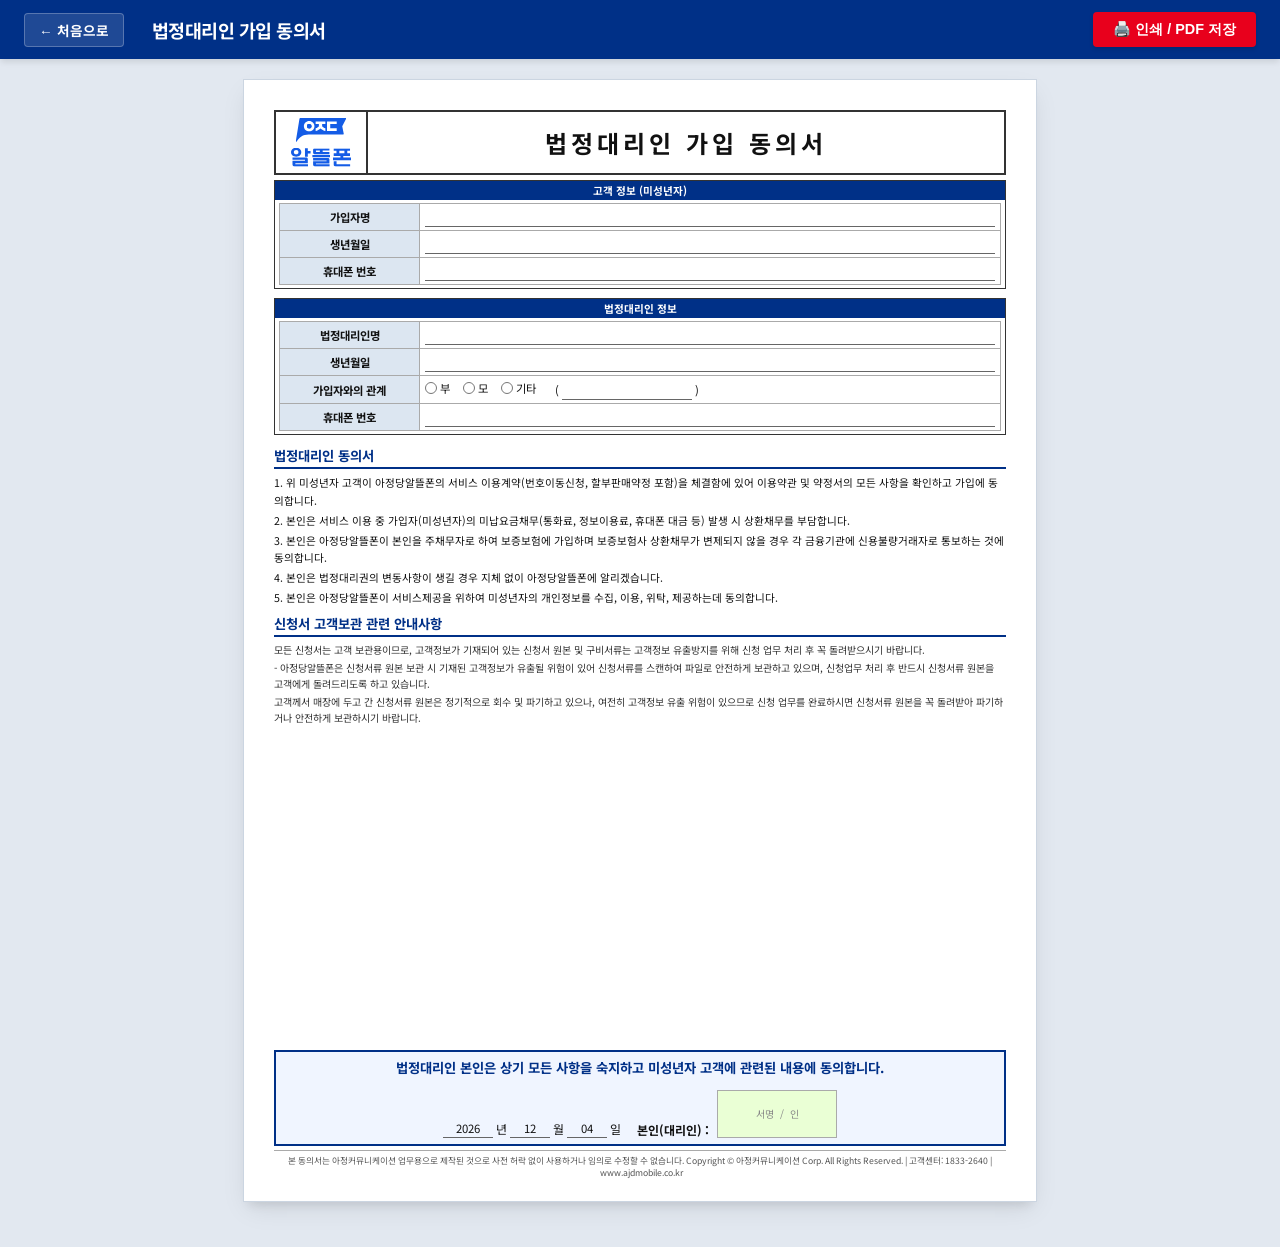
<file: guardian.html>
<!DOCTYPE html>
<html lang="ko">
<head>
<meta charset="UTF-8">
<meta name="viewport" content="width=device-width, initial-scale=1.0">
<title>아정당알뜰폰 법정대리인 가입 동의서</title>
<link rel="stylesheet" href="style.css">
</head>
<body>
  <!-- 상단 바 (화면 전용) -->
  <div class="top-bar no-print">
    <div class="top-bar-brand">
      <button class="btn-top-back" onclick="location.href='index.html'">&larr; 처음으로</button>
      <h1>법정대리인 가입 동의서</h1>
    </div>
    <button class="btn-print" onclick="validateGuardianAndPrint()">🖨️ 인쇄 / PDF 저장</button>
  </div>

  <div class="document-container">

<!-- ── 필수항목 미입력 모달 ── -->
<div id="validModal">
  <div class="modal-box">
    <div class="modal-title">⚠️ 필수 항목을 확인해 주세요</div>
    <ul class="modal-list" id="errorList"></ul>
    <button class="modal-btn" onclick="closeModal()">확인 후 수정하기</button>
  </div>
</div>

    <div class="page page-fill">

      <!-- 헤더 -->
      <div class="doc-header">
        <div class="logo-cell">
          <div class="logo-svg-wrap"><svg viewBox="0 0 455 370" xmlns="http://www.w3.org/2000/svg" aria-label="아정당 알뜰폰 로고" role="img">
      <mask id="mask0_37_2" style="mask-type:luminance" maskUnits="userSpaceOnUse" x="0" y="225" width="151" height="145">
        <path d="M105.9 293.3V229.8H127.5V250.8H150.2V270.2H127.5V293.3H105.9ZM28.2 369.8C22.9 369.8 18.8 368.1 15.8 364.8C12.8 361.5 11.3 357.5 11.3 352.7V325.1H105.9V317.6H11.3V299.2H116C119.6 299.2 122.4 300.3 124.4 302.5C126.4 304.5 127.5 307.2 127.5 310.7V342.3H32.9V350.4H128.9V369.8H28.2ZM39 225C44.8 225 50 225.9 54.6 227.8C59.3 229.5 63.3 231.8 66.9 234.9C70.3 238 73 241.6 74.9 245.8C77 249.9 78 254.4 78 259.4C78 264.3 77 268.9 74.9 273.1C73 277.2 70.3 280.8 66.9 283.9C63.3 286.9 59.3 289.3 54.6 291C50 292.7 44.8 293.6 39 293.6C33.2 293.6 27.9 292.7 23.2 291C18.6 289.3 14.5 286.9 11 283.9C7.5 280.8 4.80001 277.2 2.90001 273.1C1.00001 268.9 0 264.3 0 259.4C0 254.4 1.00001 249.9 2.90001 245.8C4.90001 241.6 7.5 238 11 234.9C14.5 231.8 18.6 229.5 23.2 227.8C27.9 225.9 33.2 225 39 225ZM39 242.8C33.9 242.8 29.7 244.3 26.4 247.4C23.2 250.5 21.6 254.4 21.6 259.4C21.6 264.3 23.2 268.3 26.4 271.3C29.7 274.3 33.8 275.8 39 275.8C44.2 275.8 48.4 274.3 51.6 271.3C54.8 268.3 56.4 264.3 56.4 259.4C56.4 254.4 54.8 250.5 51.6 247.4C48.4 244.3 44.2 242.8 39 242.8Z" fill="white"/>
      </mask>
      <g mask="url(#mask0_37_2)">
        <path d="M0.0159912 225.012H150.42V369.762H0.0159912V225.012Z" fill="#145CE6"/>
      </g>
      <mask id="mask1_37_2" style="mask-type:luminance" maskUnits="userSpaceOnUse" x="160" y="229" width="139" height="141">
        <path d="M184.5 369.8C179.2 369.8 175.1 368.1 172.1 364.8C169.1 361.5 167.6 357.5 167.6 352.7V328.1H269.7V322H167.6V304.1H279.9C283.4 304.1 286.2 305.2 288.3 307.3C290.3 309.4 291.3 312.1 291.3 315.5V344.6H189.2V351H292.8V369.8H184.5ZM189.2 257.4H218.7V247.1H189.2V257.4ZM240.2 257.4H291.3V274.7H179.2C175.6 274.7 172.8 273.7 170.6 271.7C168.6 269.6 167.6 266.8 167.6 263.3V241.3C167.6 237.9 168.6 235.1 170.6 233.1C172.8 230.9 175.6 229.9 179.2 229.9H291.3V247.1H240.2V257.4ZM298.7 298.3H160.2V281H298.7V298.3Z" fill="white"/>
      </mask>
      <g mask="url(#mask1_37_2)">
        <path d="M160.168 229.853H298.73V369.498H160.168V229.853Z" fill="#145CE6"/>
      </g>
      <mask id="mask2_37_2" style="mask-type:luminance" maskUnits="userSpaceOnUse" x="36" y="0" width="383" height="180">
        <path d="M414.7 0H70.3002C67.3002 0 64.7002 2.20001 64.2002 5.10001L36.3002 176.2C35.7002 179.7 41.6002 181.5 43.4002 178.4C62.4002 145.4 89.2002 124.5 134.7 124.5H396C398.6 124.5 400.5 122.2 400 119.7L388.6 62.2L418.3 5.90001C419.7 3.20001 417.8 0 414.7 0ZM137.8 101.4C115.7 101.4 97.8002 83.8 97.8002 62.2C97.8002 40.6 115.7 23.1 137.8 23.1C159.8 23.1 177.7 40.6 177.7 62.2C177.7 83.8 159.8 101.4 137.8 101.4ZM260.6 46.2H236.1V62.2C238.4 65.9 243 69.8 247.4 72.5C250 74.2 255.1 77.4 260.6 78.3V98.4H259.3C249.4 98.4 232.2 88.4 223.8 80.3C215.3 88.4 198.2 98.4 188.3 98.4H186.9V78.3C192.5 77.4 197.5 74.2 200.2 72.5C204.5 69.8 209.2 65.9 211.4 62.3L211.5 46.2H186.9V26.1H260.6V46.2ZM346.7 46.2H297.5V78.3H346.7V98.4H272.9V26.1H346.7V46.2Z" fill="white"/>
      </mask>
      <g mask="url(#mask2_37_2)">
        <path d="M32.4919 -3.73804H422.873V183.762H32.4919V-3.73804Z" fill="#145CE6"/>
      </g>
      <mask id="mask3_37_2" style="mask-type:luminance" maskUnits="userSpaceOnUse" x="118" y="43" width="40" height="39">
        <path d="M137.8 81.3C148.5 81.3 157.2 72.8 157.2 62.2C157.2 51.7 148.5 43.2 137.8 43.2C127 43.2 118.3 51.7 118.3 62.2C118.3 72.8 127 81.3 137.8 81.3Z" fill="white"/>
      </mask>
      <g mask="url(#mask3_37_2)">
        <path d="M32.4918 -3.73804H422.873V183.762H32.4918V-3.73804Z" fill="#145CE6"/>
      </g>
      <mask id="mask4_37_2" style="mask-type:luminance" maskUnits="userSpaceOnUse" x="316" y="229" width="139" height="141">
        <path d="M323.9 352.7V327.2H345.5V350.4H448.4V369.8H340.8C335.5 369.8 331.4 368.1 328.4 364.8C325.4 361.5 323.9 357.5 323.9 352.6M396.5 287.5V300.4H455V319.7H316.5V300.4H374.9V287.5H323.9V268.1H344.8V249.2H323.9V229.9H447.6V249.2H426.7V268.1H447.6V287.5H396.5ZM366.4 268.1H405.1V249.2H366.4V268.1Z" fill="white"/>
      </mask>
      <g mask="url(#mask4_37_2)">
        <path d="M316.454 229.853H455.016V369.498H316.454V229.853Z" fill="#145CE6"/>
      </g>
    </svg></div>
        </div>
        <div class="title-cell">법정대리인 가입 동의서</div>
      </div>

      <!-- 고객 정보 (미성년자) -->
      <div class="sec-wrap">
        <div class="sec-head" style="justify-content:center;">고객 정보 (미성년자)</div>
        <div class="sec-body">
          <table class="subscriber-table">
            <colgroup><col style="width:140px"><col style="width:auto"></colgroup>
            <tr><td class="td-label">가입자명</td><td><input type="text" class="form-input" id="g_minor_name"></td></tr>
            <tr><td class="td-label">생년월일</td><td><input type="text" class="form-input" id="g_minor_birth"></td></tr>
            <tr><td class="td-label">휴대폰 번호</td><td><input type="text" class="form-input" id="g_minor_tel"></td></tr>
          </table>
        </div>
      </div>

      <!-- 법정대리인 정보 -->
      <div class="sec-wrap" style="margin-top:6px">
        <div class="sec-head" style="justify-content:center;">법정대리인 정보</div>
        <div class="sec-body">
          <table class="subscriber-table">
            <colgroup><col style="width:140px"><col style="width:auto"></colgroup>
            <tr><td class="td-label">법정대리인명</td><td><input type="text" class="form-input" id="g_name"></td></tr>
            <tr><td class="td-label">생년월일</td><td><input type="text" class="form-input" id="g_birth"></td></tr>
            <tr>
              <td class="td-label">가입자와의 관계</td>
              <td>
                <label class="lbl"><input type="radio" name="g_rel" value="부"> 부</label>
                <label class="lbl"><input type="radio" name="g_rel" value="모"> 모</label>
                <label class="lbl"><input type="radio" name="g_rel" value="기타"> 기타</label>
                <span class="inline-side">(&nbsp;<input type="text" class="line-input" id="g_rel_etc" style="width:130px">&nbsp;)</span>
              </td>
            </tr>
            <tr><td class="td-label">휴대폰 번호</td><td><input type="text" class="form-input" id="g_tel"></td></tr>
          </table>
        </div>
      </div>

      <!-- 법정대리인 동의서 -->
      <div style="margin-top:8px;">
        <div style="font-size:10pt; font-weight:700; color:var(--primary); border-bottom:2px solid var(--primary); padding-bottom:2px; margin-bottom:5px;">법정대리인 동의서</div>
        <div style="font-size:8pt; line-height:1.6;">
          <div style="margin-bottom:3px;">1. 위 미성년자 고객이 아정당알뜰폰의 서비스 이용계약(번호이동신청, 할부판매약정 포함)을 체결함에 있어 이용약관 및 약정서의 모든 사항을 확인하고 가입에 동의합니다.</div>
          <div style="margin-bottom:3px;">2. 본인은 서비스 이용 중 가입자(미성년자)의 미납요금채무(통화료, 정보이용료, 휴대폰 대금 등) 발생 시 상환채무를 부담합니다.</div>
          <div style="margin-bottom:3px;">3. 본인은 아정당알뜰폰이 본인을 주채무자로 하여 보증보험에 가입하며 보증보험사 상환채무가 변제되지 않을 경우 각 금융기관에 신용불량거래자로 통보하는 것에 동의합니다.</div>
          <div style="margin-bottom:3px;">4. 본인은 법정대리권의 변동사항이 생길 경우 지체 없이 아정당알뜰폰에 알리겠습니다.</div>
          <div>5. 본인은 아정당알뜰폰이 서비스제공을 위하여 미성년자의 개인정보를 수집, 이용, 위탁, 제공하는데 동의합니다.</div>
        </div>
      </div>

      <!-- 신청서 고객보관 관련 안내사항 -->
      <div style="margin-top:8px;">
        <div style="font-size:10pt; font-weight:700; color:var(--primary); border-bottom:2px solid var(--primary); padding-bottom:2px; margin-bottom:5px;">신청서 고객보관 관련 안내사항</div>
        <div style="font-size:7.5pt; line-height:1.55; color:#333;">
          <div style="margin-bottom:3px;">모든 신청서는 고객 보관용이므로, 고객정보가 기재되어 있는 신청서 원본 및 구비서류는 고객정보 유출방지를 위해 신청 업무 처리 후 꼭 돌려받으시기 바랍니다.</div>
          <div style="margin-bottom:3px;">- 아정당알뜰폰은 신청서류 원본 보관 시 기재된 고객정보가 유출될 위험이 있어 신청서류를 스캔하여 파일로 안전하게 보관하고 있으며, 신청업무 처리 후 반드시 신청서류 원본을 고객에게 돌려드리도록 하고 있습니다.</div>
          <div>고객께서 매장에 두고 간 신청서류 원본은 정기적으로 회수 및 파기하고 있으나, 여전히 고객정보 유출 위험이 있으므로 신청 업무를 완료하시면 신청서류 원본을 꼭 돌려받아 파기하거나 안전하게 보관하시기 바랍니다.</div>
        </div>
      </div>

      <!-- 최종 동의 및 서명 -->
      <div class="sign-area">
        <div class="sign-text" style="text-align:center; font-weight:700; color:var(--primary); font-size:10pt; line-height:1.5; margin-bottom:12px;">
          법정대리인 본인은 상기 모든 사항을 숙지하고 미성년자 고객에 관련된 내용에 동의합니다.
        </div>
        <div class="sign-bottom" style="display:flex; justify-content:center; align-items:flex-end; gap:16px;">
          <div class="sign-date-row">
            <input type="text" class="print-year" style="width:50px"> 년
            <input type="text" class="print-month" style="width:40px"> 월
            <input type="text" class="print-day" style="width:40px"> 일
          </div>
          <div style="display:flex; align-items:flex-end; gap:8px;">
            <span style="font-size:9pt; font-weight:600;">본인(대리인) :</span>
            <div class="sign-box-wrap" style="display:flex; flex-direction:column; align-items:center;">
              <div class="p-sign-box" onclick="openSignatureModal()">
                <span>서명 &nbsp;/&nbsp; 인</span>
                <img class="signature-image" style="display: none;" alt="Signature">
              </div>
            </div>
          </div>
        </div>
      </div>

      <div class="doc-footer">
        본 동의서는 아정커뮤니케이션 업무용으로 제작된 것으로 사전 허락 없이 사용하거나 임의로 수정할 수 없습니다.
        Copyright © 아정커뮤니케이션 Corp. All Rights Reserved.&nbsp;|&nbsp;고객센터: 1833-2640&nbsp;|&nbsp;www.ajdmobile.co.kr
      </div>

    </div>
  </div>

<script src="app.js"></script>

<!-- MODAL: DIGITAL SIGNATURE PAD -->
  <div class="modal-overlay" id="signatureModal">
    <div class="modal-box">
      <div class="modal-title">🖊️ 고객 전자 서명</div>
      <p class="modal-desc">아래의 패드 영역에 고객님이 직접 서명 또는 도장을 날인해 주세요.</p>
      
      <div class="canvas-container">
        <div class="canvas-hint" id="sig-hint">
          <span>🖊️</span>
          터치 스크린 혹은 마우스로 서명해 주세요
        </div>
        <canvas id="sig-canvas" class="sig-canvas"></canvas>
      </div>

      <div class="modal-actions">
        <button class="modal-btn modal-btn-cancel" id="btn-sig-cancel">취소</button>
        <button class="modal-btn modal-btn-cancel" id="btn-sig-clear" style="background:#f1f5f9; color:#f43f5e; border:1px solid #fecdd3;">지우기</button>
        <button class="modal-btn modal-btn-apply" id="btn-sig-apply">서명 완료</button>
      </div>
    </div>
  </div>
</body>
</html>
</file>
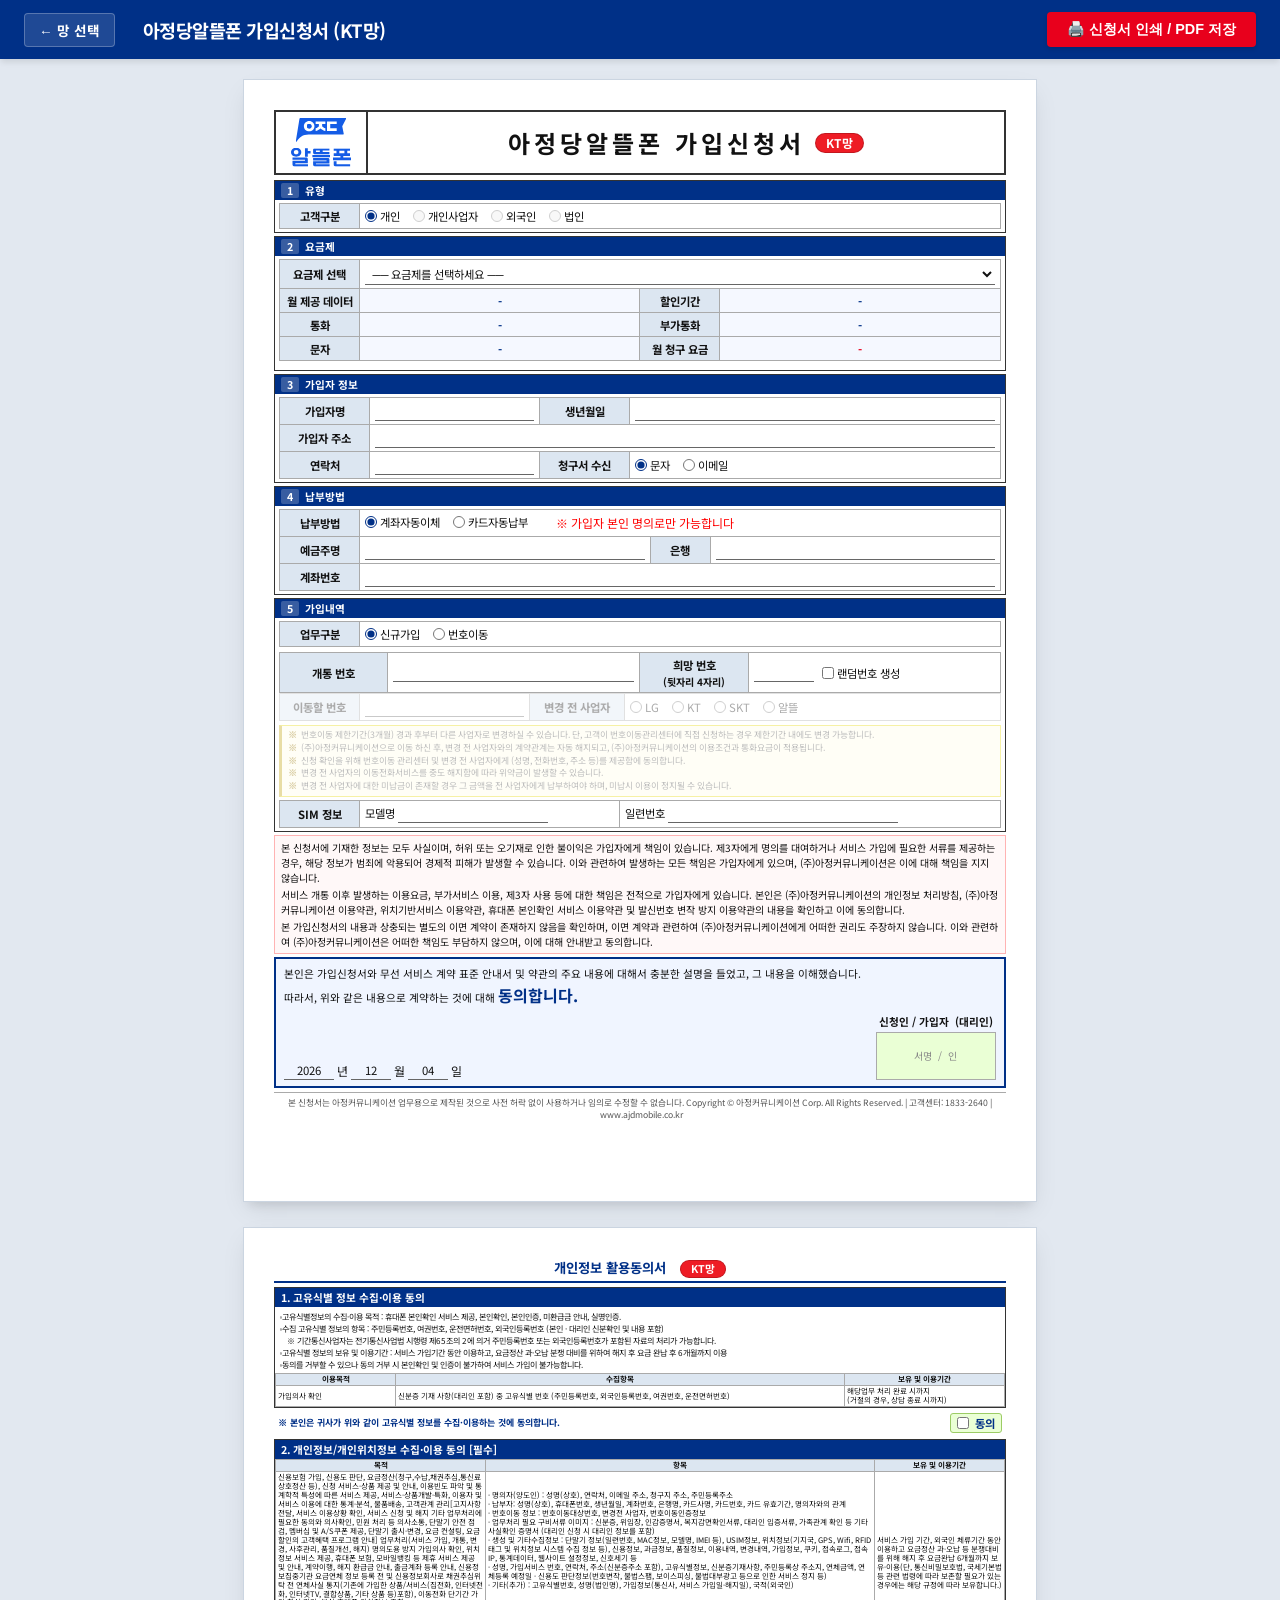
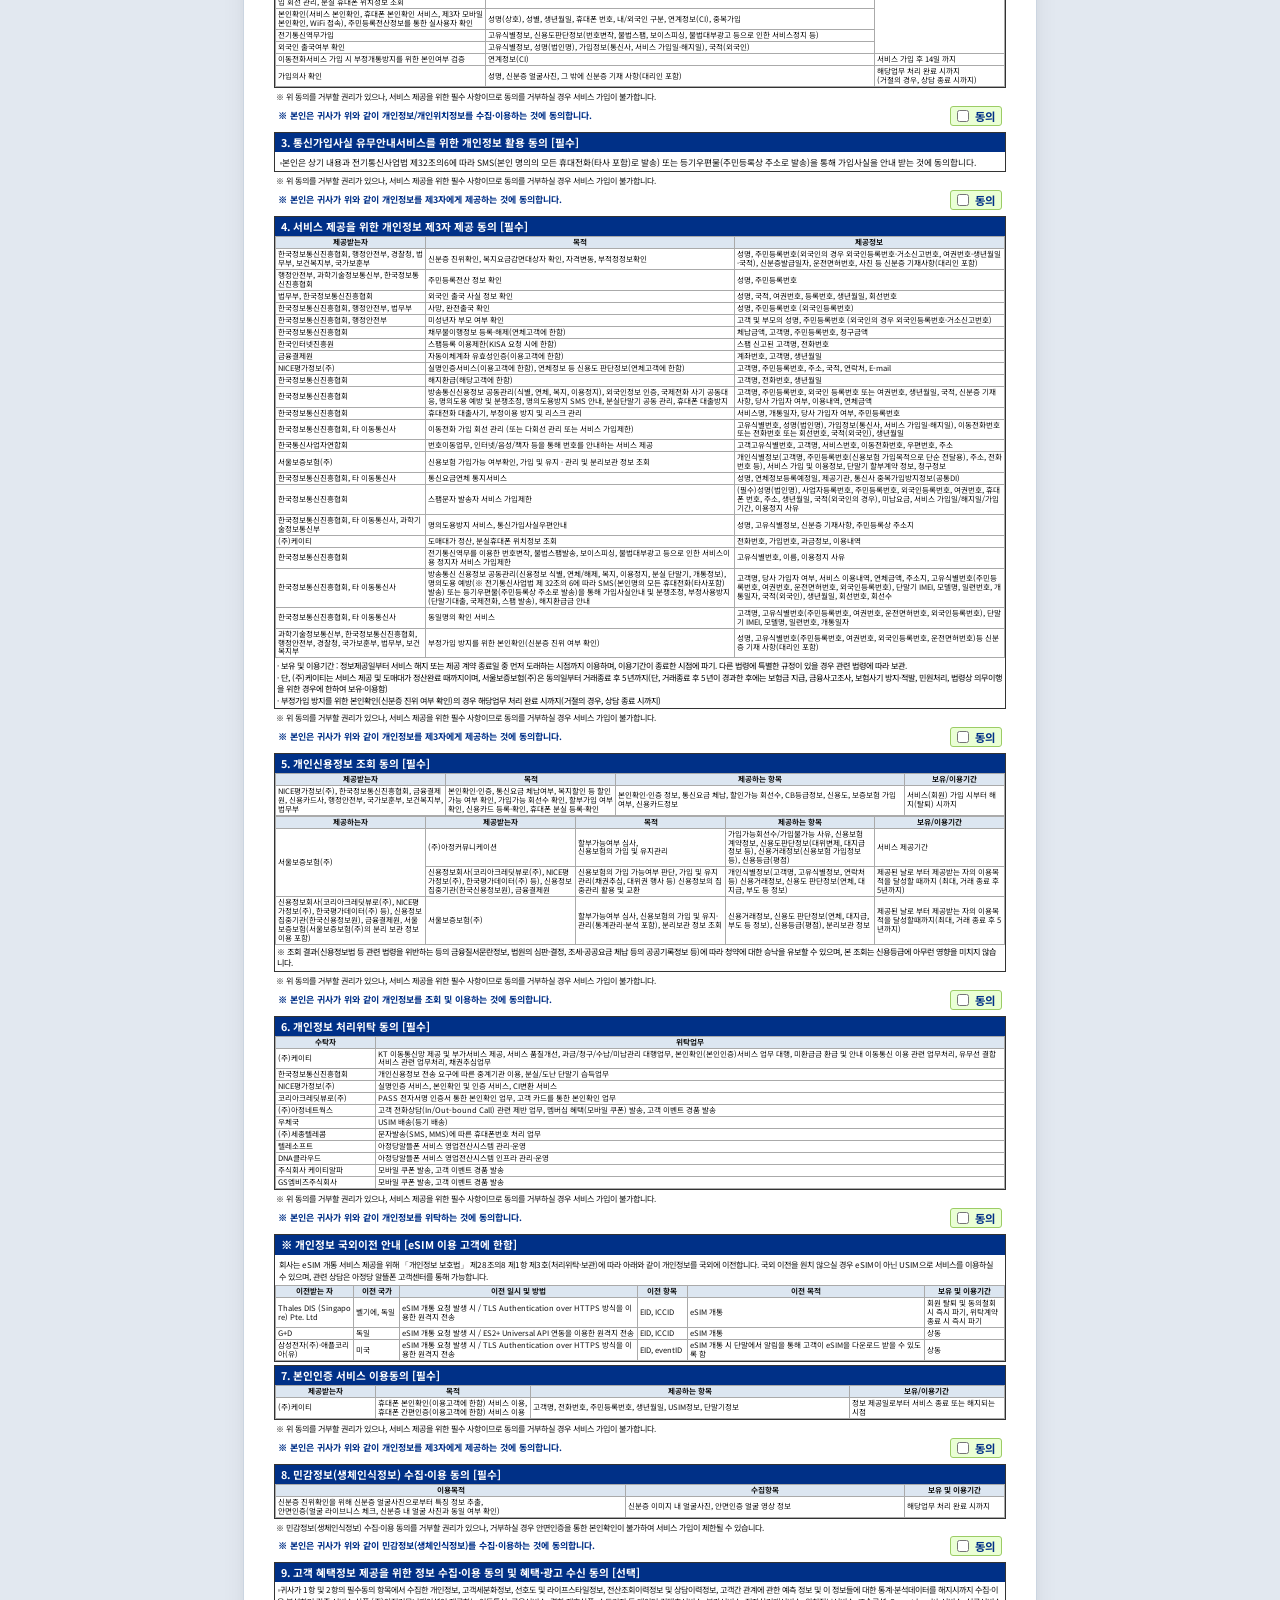
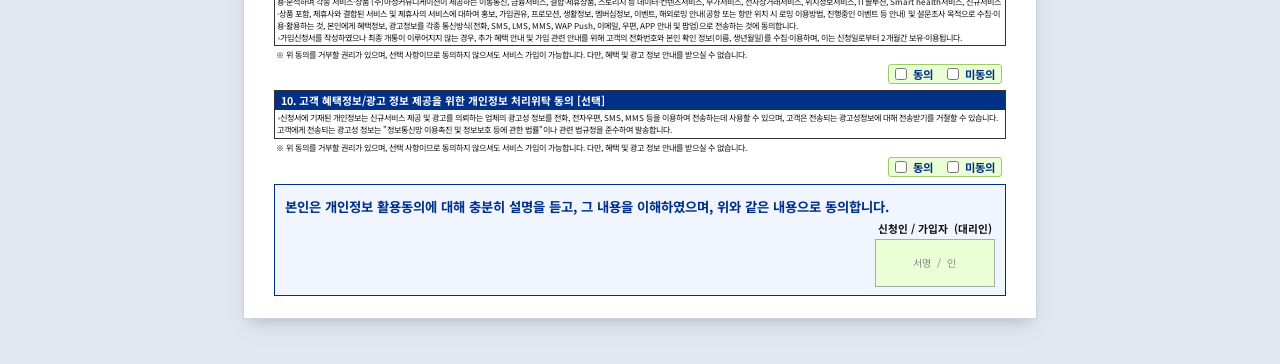
<file: KT_v1.html>
<!DOCTYPE html>
<html lang="ko">
<head>
<meta charset="UTF-8">
<meta name="viewport" content="width=device-width, initial-scale=1.0">
<title>아정당알뜰폰 가입신청서 (KT망)</title>
<link rel="stylesheet" href="style.css">
</head>
<body data-network="kt">
  <!-- 상단 바 (화면 전용) -->
  <div class="top-bar no-print">
    <div class="top-bar-brand">
      <button class="btn-top-back" onclick="location.href='index.html'">&larr; 망 선택</button>
      <h1>아정당알뜰폰 가입신청서 (KT망)</h1>
    </div>
    <button class="btn-print" onclick="validateAndPrint()">🖨️ 신청서 인쇄 / PDF 저장</button>
  </div>

  <div class="document-container">

<!-- ── 필수항목 미입력 모달 ── -->
<div id="validModal">
  <div class="modal-box">
    <div class="modal-title">⚠️ 필수 항목을 확인해 주세요</div>
    <ul class="modal-list" id="errorList"></ul>
    <button class="modal-btn" onclick="closeModal()">확인 후 수정하기</button>
  </div>
</div>


<!-- ══════════════════════════════════════ PAGE 1 ══ -->
<div class="page">



  <!-- 헤더 -->
  <div class="doc-header">
<div class="logo-cell">
  <div class="logo-svg-wrap">
    <svg viewBox="0 0 455 370" xmlns="http://www.w3.org/2000/svg" aria-label="아정당 알뜰폰 로고" role="img">
      <mask id="mask0_37_2" style="mask-type:luminance" maskUnits="userSpaceOnUse" x="0" y="225" width="151" height="145">
        <path d="M105.9 293.3V229.8H127.5V250.8H150.2V270.2H127.5V293.3H105.9ZM28.2 369.8C22.9 369.8 18.8 368.1 15.8 364.8C12.8 361.5 11.3 357.5 11.3 352.7V325.1H105.9V317.6H11.3V299.2H116C119.6 299.2 122.4 300.3 124.4 302.5C126.4 304.5 127.5 307.2 127.5 310.7V342.3H32.9V350.4H128.9V369.8H28.2ZM39 225C44.8 225 50 225.9 54.6 227.8C59.3 229.5 63.3 231.8 66.9 234.9C70.3 238 73 241.6 74.9 245.8C77 249.9 78 254.4 78 259.4C78 264.3 77 268.9 74.9 273.1C73 277.2 70.3 280.8 66.9 283.9C63.3 286.9 59.3 289.3 54.6 291C50 292.7 44.8 293.6 39 293.6C33.2 293.6 27.9 292.7 23.2 291C18.6 289.3 14.5 286.9 11 283.9C7.5 280.8 4.80001 277.2 2.90001 273.1C1.00001 268.9 0 264.3 0 259.4C0 254.4 1.00001 249.9 2.90001 245.8C4.90001 241.6 7.5 238 11 234.9C14.5 231.8 18.6 229.5 23.2 227.8C27.9 225.9 33.2 225 39 225ZM39 242.8C33.9 242.8 29.7 244.3 26.4 247.4C23.2 250.5 21.6 254.4 21.6 259.4C21.6 264.3 23.2 268.3 26.4 271.3C29.7 274.3 33.8 275.8 39 275.8C44.2 275.8 48.4 274.3 51.6 271.3C54.8 268.3 56.4 264.3 56.4 259.4C56.4 254.4 54.8 250.5 51.6 247.4C48.4 244.3 44.2 242.8 39 242.8Z" fill="white"/>
      </mask>
      <g mask="url(#mask0_37_2)">
        <path d="M0.0159912 225.012H150.42V369.762H0.0159912V225.012Z" fill="#145CE6"/>
      </g>
      <mask id="mask1_37_2" style="mask-type:luminance" maskUnits="userSpaceOnUse" x="160" y="229" width="139" height="141">
        <path d="M184.5 369.8C179.2 369.8 175.1 368.1 172.1 364.8C169.1 361.5 167.6 357.5 167.6 352.7V328.1H269.7V322H167.6V304.1H279.9C283.4 304.1 286.2 305.2 288.3 307.3C290.3 309.4 291.3 312.1 291.3 315.5V344.6H189.2V351H292.8V369.8H184.5ZM189.2 257.4H218.7V247.1H189.2V257.4ZM240.2 257.4H291.3V274.7H179.2C175.6 274.7 172.8 273.7 170.6 271.7C168.6 269.6 167.6 266.8 167.6 263.3V241.3C167.6 237.9 168.6 235.1 170.6 233.1C172.8 230.9 175.6 229.9 179.2 229.9H291.3V247.1H240.2V257.4ZM298.7 298.3H160.2V281H298.7V298.3Z" fill="white"/>
      </mask>
      <g mask="url(#mask1_37_2)">
        <path d="M160.168 229.853H298.73V369.498H160.168V229.853Z" fill="#145CE6"/>
      </g>
      <mask id="mask2_37_2" style="mask-type:luminance" maskUnits="userSpaceOnUse" x="36" y="0" width="383" height="180">
        <path d="M414.7 0H70.3002C67.3002 0 64.7002 2.20001 64.2002 5.10001L36.3002 176.2C35.7002 179.7 41.6002 181.5 43.4002 178.4C62.4002 145.4 89.2002 124.5 134.7 124.5H396C398.6 124.5 400.5 122.2 400 119.7L388.6 62.2L418.3 5.90001C419.7 3.20001 417.8 0 414.7 0ZM137.8 101.4C115.7 101.4 97.8002 83.8 97.8002 62.2C97.8002 40.6 115.7 23.1 137.8 23.1C159.8 23.1 177.7 40.6 177.7 62.2C177.7 83.8 159.8 101.4 137.8 101.4ZM260.6 46.2H236.1V62.2C238.4 65.9 243 69.8 247.4 72.5C250 74.2 255.1 77.4 260.6 78.3V98.4H259.3C249.4 98.4 232.2 88.4 223.8 80.3C215.3 88.4 198.2 98.4 188.3 98.4H186.9V78.3C192.5 77.4 197.5 74.2 200.2 72.5C204.5 69.8 209.2 65.9 211.4 62.3L211.5 46.2H186.9V26.1H260.6V46.2ZM346.7 46.2H297.5V78.3H346.7V98.4H272.9V26.1H346.7V46.2Z" fill="white"/>
      </mask>
      <g mask="url(#mask2_37_2)">
        <path d="M32.4919 -3.73804H422.873V183.762H32.4919V-3.73804Z" fill="#145CE6"/>
      </g>
      <mask id="mask3_37_2" style="mask-type:luminance" maskUnits="userSpaceOnUse" x="118" y="43" width="40" height="39">
        <path d="M137.8 81.3C148.5 81.3 157.2 72.8 157.2 62.2C157.2 51.7 148.5 43.2 137.8 43.2C127 43.2 118.3 51.7 118.3 62.2C118.3 72.8 127 81.3 137.8 81.3Z" fill="white"/>
      </mask>
      <g mask="url(#mask3_37_2)">
        <path d="M32.4918 -3.73804H422.873V183.762H32.4918V-3.73804Z" fill="#145CE6"/>
      </g>
      <mask id="mask4_37_2" style="mask-type:luminance" maskUnits="userSpaceOnUse" x="316" y="229" width="139" height="141">
        <path d="M323.9 352.7V327.2H345.5V350.4H448.4V369.8H340.8C335.5 369.8 331.4 368.1 328.4 364.8C325.4 361.5 323.9 357.5 323.9 352.6M396.5 287.5V300.4H455V319.7H316.5V300.4H374.9V287.5H323.9V268.1H344.8V249.2H323.9V229.9H447.6V249.2H426.7V268.1H447.6V287.5H396.5ZM366.4 268.1H405.1V249.2H366.4V268.1Z" fill="white"/>
      </mask>
      <g mask="url(#mask4_37_2)">
        <path d="M316.454 229.853H455.016V369.498H316.454V229.853Z" fill="#145CE6"/>
      </g>
    </svg>
  </div>
</div>
    <div class="title-cell">아정당알뜰폰 가입신청서 <span class="doc-net-badge">KT망</span></div>
  </div>

  <!-- ① 구분 -->
  <div class="sec-wrap">
    <div class="sec-head"><span class="sec-num">1</span> 유형</div>
    <div class="sec-body">
      <table><tr>
        <td class="td-label">고객구분</td>
        <td>
          <label class="lbl"><input type="radio" name="cust_type" value="개인" checked> 개인</label>
          <label class="lbl"><input type="radio" name="cust_type" value="개인사업자" disabled> 개인사업자</label>
          <label class="lbl"><input type="radio" name="cust_type" value="외국인" disabled> 외국인</label>
          <label class="lbl"><input type="radio" name="cust_type" value="법인" disabled> 법인</label>
        </td>
      </tr></table>
    </div>
  </div>

  <!-- ② 요금제 -->
  <div class="sec-wrap">
    <div class="sec-head"><span class="sec-num">2</span> 요금제</div>
    <div class="sec-body">
      <table>
        <tr>
          <td class="td-label">요금제 선택</td>
          <td colspan="3">
            <select id="planSelect" onchange="fillPlan()">
              <option value="">── 요금제를 선택하세요 ──</option>
              <optgroup label="── 무약정 평생 요금제 ──">
                <option value="life_7GB">(평생) 7GB + 1Mbps + 밀리의서재 (월 16,900원)</option>
                <option value="life_10GB">(평생) 10GB + 1Mbps + 밀리의서재 (월 19,900원)</option>
                <option value="life_15GB_100">(평생) 15GB + 3Mbps + 밀리의서재 [통화/문자 100] (월 24,900원)</option>
                <option value="life_15GB_300">(평생) 15GB + 3Mbps + 밀리의서재 [통화/문자 300] (월 25,900원)</option>
                <option value="life_71GB">(평생) 71GB(11GB+일2GB) + 3Mbps + 밀리의서재 (월 32,900원)</option>
                <option value="life_150GB">(평생) 150GB(일5GB) + 5Mbps + 밀리의서재 (월 39,900원)</option>
                <option value="life_100GB">(평생) 100GB + 5Mbps + 밀리의서재 (월 39,900원)</option>
              </optgroup>
            </select>
          </td>
        </tr>
        <tr>
          <td class="td-label">월 제공 데이터</td>
          <td class="td-auto" id="p_data" style="width:280px">-</td>
          <td class="td-label" style="width:80px">할인기간</td>
          <td class="td-auto" id="p_period">-</td>
        </tr>
        <tr>
          <td class="td-label">통화</td>
          <td class="td-auto" id="p_call">-</td>
          <td class="td-label">부가통화</td>
          <td class="td-auto" id="p_extra">-</td>
        </tr>
        <tr>
          <td class="td-label">문자</td>
          <td class="td-auto" id="p_sms">-</td>
          <td class="td-label">월 청구 요금</td>
          <td class="td-auto fw7 red" id="p_fee">-</td>
        </tr>
      </table>
      <div class="xs" style="color:#777;padding:2px 3px;margin-top:2px">
      </div>
    </div>
  </div>

<!-- ③ 가입자 정보 -->
<div class="sec-wrap">
  <div class="sec-head"><span class="sec-num">3</span> 가입자 정보</div>
  <div class="sec-body">
    <table class="subscriber-table">
      <colgroup>
        <col style="width:90px">
        <col style="width:170px">
        <col style="width:90px">
        <col style="width:auto">
      </colgroup>

      <tr>
        <td class="td-label">가입자명</td>
        <td><input type="text" id="inp_name" class="form-input"></td>
        <td class="td-label">생년월일</td>
        <td><input type="text" id="inp_birth" class="form-input"></td>
      </tr>

      <tr>
        <td class="td-label">가입자 주소</td>
        <td colspan="3"><input type="text" id="inp_addr" class="form-input"></td>
      </tr>

      <tr>
        <td class="td-label">연락처</td>
        <td><input type="text" id="inp_tel" class="form-input"></td>
        <td class="td-label">청구서 수신</td>
        <td class="bill-cell">
          <label class="lbl">
            <input type="radio" name="bill_method" value="문자" checked onchange="toggleBill(this.value)">
            문자
          </label>

          <label class="lbl">
            <input type="radio" name="bill_method" value="이메일" onchange="toggleBill(this.value)">
            이메일
          </label>

          <span id="billEmailWrap" class="inline-side" style="display:none;">
            <input type="text" class="line-input email-id">
            <span class="inline-mark">@</span>
            <input type="text" class="line-input email-domain">
          </span>
        </td>
      </tr>
    </table>
  </div>
</div>

  <!-- ④ 납부방법 -->
  <div class="sec-wrap">
    <div class="sec-head"><span class="sec-num">4</span> 납부방법</div>
    <div class="sec-body">
      <table>
        <tr>
          <td class="td-label">납부방법</td>
          <td colspan="3">
            <label class="lbl"><input type="radio" name="pay_type" value="계좌" checked onchange="togglePay(this.value)"> 계좌자동이체</label>
            <label class="lbl"><input type="radio" name="pay_type" value="카드" onchange="togglePay(this.value)"> 카드자동납부</label>
            <span style="color: red; font-size: 12px; margin-left: 15px;">※ 가입자 본인 명의로만 가능합니다</span>
          </td>
        </tr>
        <tr>
          <td class="td-label" id="lbl_owner">예금주명</td>
          <td><input type="text" id="inp_owner"></td>
          <td class="td-label" id="lbl_bank" style="width:60px">은행</td>
          <td><input type="text" id="inp_bank"></td>
        </tr>
        <tr>
          <td class="td-label" id="lbl_account">계좌번호</td>
          <td colspan="3"><input type="text" id="inp_account"></td>
        </tr>
        <tr id="row_expiry" style="display:none">
          <td class="td-label">유효기간</td>
          <td colspan="3"><input type="text" id="inp_expiry" placeholder="MM / YY" style="width:50px"></td>
        </tr>
      </table>
    </div>
  </div>

  <!-- ⑤ 가입내역 -->
  <div class="sec-wrap">
    <div class="sec-head"><span class="sec-num">5</span> 가입내역</div>
    <div class="sec-body">

      <!-- 업무구분 -->
      <table style="margin-bottom:5px">
        <tr>
          <td class="td-label">업무구분</td>
          <td>
            <label class="lbl"><input type="radio" name="biz_type" value="신규" checked onchange="toggleBiz(this.value)"> 신규가입</label>
            <label class="lbl"><input type="radio" name="biz_type" value="번호이동" onchange="toggleBiz(this.value)"> 번호이동</label>
          </td>
        </tr>
      </table>

      <!-- 신규가입 영역 -->
      <div id="blk_new">
        <table style="table-layout: fixed; width: 100%;">
          <colgroup>
            <col style="width: 15%;">
            <col style="width: 35%;">
            <col style="width: 15%;">
            <col style="width: 35%;">
          </colgroup>
          <tr>
            <td class="td-label">개통 번호</td>
            <td>
              <input type="text" placeholder="" style="width:100%;" disabled>
            </td>
            <td class="td-label">희망 번호<br><span class="small">(뒷자리 4자리)</span></td>
            <td>
              <div style="display: flex; align-items: center; gap: 8px;">
                <input type="text" id="inp_new_num" maxlength="4" style="width:60px; flex-shrink: 0;">
                <label class="lbl" style="margin-right:0; display:inline-flex; align-items:center; gap:3px; cursor:pointer;">
                  <input type="checkbox" id="chk_random_num"> 랜덤번호 생성
                </label>
              </div>
            </td>
          </tr>
        </table>
        <div id="new_num_notice" style="font-size:7.5pt; color:var(--accent); margin-top:4px; padding-left:5px; font-weight:500; display:none;"></div>
      </div>

<!-- 번호이동 영역 -->
<div id="blk_mnp" class="cond-off">
  <table class="mnp-table" style="margin-bottom:4px;">
    <colgroup>
      <col style="width:80px">
      <col style="width:170px">
      <col style="width:95px">
      <col style="width:auto">
    </colgroup>
    <tr>
      <td class="td-label">이동할 번호</td>
      <td><input type="text" id="inp_mnp_num" placeholder=></td>
      <td class="td-label">변경 전 사업자</td>
      <td class="carrier-cell">
        <label class="lbl"><input type="radio" name="prev_carrier" value="LG" onchange="toggleMvnoInput(this.value)"> LG</label>
        <label class="lbl"><input type="radio" name="prev_carrier" value="KT" onchange="toggleMvnoInput(this.value)"> KT</label>
        <label class="lbl"><input type="radio" name="prev_carrier" value="SKT" onchange="toggleMvnoInput(this.value)"> SKT</label>
        <label class="lbl"><input type="radio" name="prev_carrier" value="알뜰" onchange="toggleMvnoInput(this.value)"> 알뜰</label>

        <span id="mvnoNameWrap" class="inline-side" style="display:none;">
          <input type="text" class="line-input mvno-name" placeholder="사업자명">
        </span>
      </td>
    </tr>
  </table>

  <div class="notice-box">
    <div class="nr"><span class="nr-sym">※</span><span>번호이동 제한기간(3개월) 경과 후부터 다른 사업자로 변경하실 수 있습니다. 단, 고객이 번호이동관리센터에 직접 신청하는 경우 제한기간 내에도 변경 가능합니다.</span></div>
    <div class="nr"><span class="nr-sym">※</span><span>(주)아정커뮤니케이션으로 이동 하신 후, 변경 전 사업자와의 계약관계는 자동 해지되고, (주)아정커뮤니케이션의 이용조건과 통화요금이 적용됩니다.</span></div>
    <div class="nr"><span class="nr-sym">※</span><span>신청 확인을 위해 번호이동 관리센터 및 변경 전 사업자에게 (성명, 전화번호, 주소 등)를 제공함에 동의합니다.</span></div>
    <div class="nr"><span class="nr-sym">※</span><span>변경 전 사업자의 이동전화서비스를 중도 해지함에 따라 위약금이 발생할 수 있습니다.</span></div>
    <div class="nr"><span class="nr-sym">※</span><span>변경 전 사업자에 대한 미납금이 존재할 경우 그 금액을 전 사업자에게 납부하여야 하며, 미납시 이용이 정지될 수 있습니다.</span></div>
  </div>
</div>

      <!-- SIM 정보 (공통) -->
      <table class="mt3">
        <tr>
          <td class="td-label">SIM 정보</td>
          <td>모델명&nbsp;<input type="text" id="inp_sim_model" style="width:150px"></td>
          <td>일련번호&nbsp;<input type="text" id="inp_sim_serial" style="width:230px"></td>
        </tr>
      </table>

    </div>
  </div>

  <!-- 동의사항 -->
  <div class="agree-block">
    <div class="agree-row">
      <span>본 신청서에 기재한 정보는 모두 사실이며, 허위 또는 오기재로 인한 불이익은 가입자에게 책임이 있습니다. 제3자에게 명의를 대여하거나 서비스 가입에 필요한 서류를 제공하는 경우, 해당 정보가 범죄에 악용되어 경제적 피해가 발생할 수 있습니다. 이와 관련하여 발생하는 모든 책임은 가입자에게 있으며, (주)아정커뮤니케이션은 이에 대해 책임을 지지 않습니다. </span>
    </div>
    <div class="agree-row">
      <span>서비스 개통 이후 발생하는 이용요금, 부가서비스 이용, 제3자 사용 등에 대한 책임은 전적으로 가입자에게 있습니다. 본인은 (주)아정커뮤니케이션의 개인정보 처리방침, (주)아정커뮤니케이션 이용약관, 위치기반서비스 이용약관, 휴대폰 본인확인 서비스 이용약관 및 발신번호 변작 방지 이용약관의 내용을 확인하고 이에 동의합니다.
</span>
    </div>
    <div class="agree-row">
      <span>본 가입신청서의 내용과 상충되는 별도의 이면 계약이 존재하지 않음을 확인하며, 이면 계약과 관련하여 (주)아정커뮤니케이션에게 어떠한 권리도 주장하지 않습니다. 이와 관련하여 (주)아정커뮤니케이션은 어떠한 책임도 부담하지 않으며, 이에 대해 안내받고 동의합니다.</span>
    </div>
  </div>

<!-- 최종 서명 -->
<div class="sign-area">
  <div class="sign-text">
    본인은 가입신청서와 무선 서비스 계약 표준 안내서 및 약관의 주요 내용에 대해서 충분한 설명을 들었고, 그 내용을 이해했습니다.
    <br>따라서, 위와 같은 내용으로 계약하는 것에 대해 <span class="fw7 blue" style="font-size:12pt;"> 동의합니다.</span>
  </div>

  <div class="sign-bottom" style="display:flex; justify-content:space-between; align-items:flex-end;">
    <div class="sign-date-row">
      <input type="text" class="print-year" style="width:50px"> 년
      <input type="text" class="print-month" style="width:40px"> 월
      <input type="text" class="print-day" style="width:40px"> 일
    </div>

    <div class="sign-box-wrap" style="display:flex; flex-direction:column; align-items:center;">
      <div class="sign-label" style="font-size:8pt; margin-bottom:3px; text-align:center;">
        신청인 / 가입자 &nbsp;(대리인)
      </div>
      <div class="p-sign-box" onclick="openSignatureModal()">
              <span>서명 &nbsp;/&nbsp; 인</span>
              <img class="signature-image" style="display: none;" alt="Signature">
            </div>
    </div>
  </div>
</div>

  <div class="doc-footer">
    본 신청서는 아정커뮤니케이션 업무용으로 제작된 것으로 사전 허락 없이 사용하거나 임의로 수정할 수 없습니다.
    Copyright © 아정커뮤니케이션 Corp. All Rights Reserved.&nbsp;|&nbsp;고객센터: 1833-2640&nbsp;|&nbsp;www.ajdmobile.co.kr
  </div>
</div>



  <div class="consent-doc">
    <div class="consent-page-title">개인정보 활용동의서 <span class="doc-net-badge">KT망</span></div>
  <div class="consent-item">
    <!-- 1 -->
<div class="sec-wrap" style="margin-bottom:3px">
  <div class="sec-head">1. 고유식별 정보 수집·이용 동의
  </div>

  <div style="font-size:6.1pt; line-height:1.45; padding:4px 4px 3px 4px;">
    ◦고유식별정보의 수집·이용 목적 : 휴대폰 본인확인 서비스 제공, 본인확인, 본인인증, 미환급금 안내, 실명인증.<br>
    ◦수집 고유식별 정보의 항목 : 주민등록번호, 여권번호, 운전면허번호, 외국인등록번호 (본인 · 대리인 신분확인 및 내용 포함)<br>
    　※ 기간통신사업자는 전기통신사업법 시행령 제65조의 2에 의거 주민등록번호 또는 외국인등록번호가 포함된 자료의 처리가 가능합니다.<br>
    ◦고유식별 정보의 보유 및 이용기간 : 서비스 가입기간 동안 이용하고, 요금정산 과·오납 분쟁 대비를 위하여 해지 후 요금 완납 후 6개월까지 이용<br>
    ◦동의를 거부할 수 있으나 동의 거부 시 본인확인 및 인증이 불가하여 서비스 가입이 불가능합니다.
  </div>

  <table class="prv-table-tight">
    <tr>
      <th style="width:120px">이용목적</th>
      <th>수집항목</th>
      <th style="width:160px">보유 및 이용기간</th>
    </tr>
    <tr>
      <td style="vertical-align:middle;">가입의사 확인</td>
      <td style="vertical-align:middle;">
        신분증 기재 사항(대리인 포함) 중 고유식별 번호
        (주민등록번호, 외국인등록번호, 여권번호, 운전면허번호)
      </td>
      <td style="vertical-align:middle;">
        해당업무 처리 완료 시까지<br>
        (거절의 경우, 상담 종료 시까지)
      </td>
    </tr>
  </table>
</div>

<div class="consent-agree" style="margin-top:1px; margin-bottom:4px;">
  <span class="fw7 blue">※ 본인은 귀사가 위와 같이 고유식별 정보를 수집·이용하는 것에 동의합니다.</span>
  <label class="lbl consent-agree-box">
    <input type="checkbox" id="chk_consent1"> <span class="fw7 blue">동의</span>
  </label>
</div>

  
  </div>
  <div class="consent-item consent-item--flow">
    <!-- 2 -->
<div class="sec-wrap" style="margin-bottom:3px">
  <div class="sec-head">2. 개인정보/개인위치정보 수집·이용 동의 [필수]</div>

  <table class="prv-table-tight">
    <thead>
    <tr>
      <th style="width:210px">목적</th>
      <th>항목</th>
      <th style="width:130px">보유 및 이용기간</th>
    </tr>
    </thead>

    <tr>
      <td style="vertical-align:middle;">
        신용보험 가입, 신용도 판단, 요금정산(청구,수납,채권추심,통신료 상호정산 등), 신청 서비스·상품 제공 및 안내, 이용빈도 파악 및 통계학적 특성에 따른 서비스 제공, 서비스·상품개발·특화, 이용자 및 서비스 이용에 대한 통계·분석, 물품배송, 고객관계 관리[고지사항 전달, 서비스 이용상황 확인, 서비스 신청 및 해지 기타 업무처리에 필요한 동의와 의사확인, 민원 처리 등 의사소통, 단말기 안전 점검, 멤버십 및 A/S쿠폰 제공, 단말기 출시·변경, 요금 컨설팅, 요금할인의 고객혜택 프로그램 안내] 업무처리(서비스 가입, 개통, 변경, 사후관리, 품질개선, 해지) 명의도용 방지 가입의사 확인, 위치정보 서비스 제공, 휴대폰 보험, 모바일뱅킹 등 제휴 서비스 제공 및 안내, 계약이행, 해지 환급금 안내, 출금계좌 등록 안내, 신용정보집중기관 요금연체 정보 등록 전 및 신용정보회사로 채권추심위탁 전 연체사실 통지(기존에 가입한 상품/서비스(집전화, 인터넷전화, 인터넷TV, 결합상품, 기타 상품 등)포함), 이동전화 단기간 가입 회선 관리, 분실 휴대폰 위치정보 조회
      </td>
      <td style="vertical-align:middle;">
        · 명의자(양도인) : 성명(상호), 연락처, 이메일 주소, 청구지 주소, 주민등록주소<br>
        · 납부자: 성명(상호), 휴대폰번호, 생년월일, 계좌번호, 은행명, 카드사명, 카드번호, 카드 유효기간, 명의자와의 관계<br>
        · 번호이동 정보 : 번호이동대상번호, 변경전 사업자, 번호이동인증정보<br>
        · 업무처리 필요 구비서류 이미지 : 신분증, 위임장, 인감증명서, 복지감면확인서류, 대리인 입증서류, 가족관계 확인 등 기타 사실확인 증명서 (대리인 신청 시 대리인 정보를 포함)<br>
        · 생성 및 기타수집정보 : 단말기 정보(일련번호, MAC정보, 모델명, IMEI 등), USIM정보, 위치정보(기지국, GPS, Wifi, RFID 태그 및 위치정보 시스템 수집 정보 등), 신용정보, 과금정보, 품질정보, 이용내역, 변경내역, 가입정보, 쿠키, 접속로그, 접속 IP, 통계데이터, 웹사이트 설정정보, 신호세기 등<br>
        · 성명, 가입서비스 번호, 연락처, 주소(신분증주소 포함), 고유식별정보, 신분증기재사항, 주민등록상 주소지, 연체금액, 연체등록 예정일
        · 신용도 판단정보(번호변작, 불법스팸, 보이스피싱, 불법대부광고 등으로 인한 서비스 정지 등)<br>
        · 기타(추가) : 고유식별번호, 성명(법인명), 가입정보(통신사, 서비스 가입일·해지일), 국적(외국인)
      </td>
      <td rowspan="4" style="vertical-align: middle;">
        서비스 가입 기간, 외국인 체류기간 동안 이용하고 요금정산 과·오납 등 분쟁대비를 위해 해지 후 요금완납 6개월까지 보유·이용(단, 통신비밀보호법, 국세기본법 등 관련 법령에 따라 보존할 필요가 있는 경우에는 해당 규정에 따라 보유합니다.)
      </td>
    </tr>

    <tr>
      <td style="vertical-align:middle;">본인확인(서비스 본인확인, 휴대폰 본인확인 서비스, 제3자 모바일 본인확인, WiFi 접속), 주민등록전산정보를 통한 실사용자 확인</td>
      <td style="vertical-align:middle;">성명(상호), 성별, 생년월일, 휴대폰 번호, 내/외국인 구분, 연계정보(CI), 중복가입</td>
    </tr>

    <tr>
      <td style="vertical-align:middle;">전기통신역무가입</td>
      <td style="vertical-align:middle;">고유식별정보, 신용도판단정보(번호변작, 불법스팸, 보이스피싱, 불법대부광고 등으로 인한 서비스정지 등)</td>
    </tr>

    <tr>
      <td style="vertical-align:middle;">외국인 출국여부 확인</td>
      <td style="vertical-align:middle;">고유식별정보, 성명(법인명), 가입정보(통신사, 서비스 가입일·해지일), 국적(외국인)</td>
    </tr>

    <tr>
      <td style="vertical-align:middle;">이동전화서비스 가입 시 부정개통방지를 위한 본인여부 검증</td>
      <td style="vertical-align:middle;">연계정보(CI)</td>
      <td style="vertical-align:middle;">서비스 가입 후 14일 까지</td>
    </tr>

    <tr>
      <td style="vertical-align:middle;">가입의사 확인</td>
      <td style="vertical-align:middle;">성명, 신분증 얼굴사진, 그 밖에 신분증 기재 사항(대리인 포함)</td>
      <td style="vertical-align:middle;">해당업무 처리 완료 시까지<br>(거절의 경우, 상담 종료 시까지)</td>
    </tr>
  </table>
</div>

<div class="consent-refuse">※ 위 동의를 거부할 권리가 있으나, 서비스 제공을 위한 필수 사항이므로 동의를 거부하실 경우 서비스 가입이 불가합니다.</div>
<div class="consent-agree" style="margin-top:1px; margin-bottom:4px;">
  <span class="fw7 blue">※ 본인은 귀사가 위와 같이 개인정보/개인위치정보를 수집·이용하는 것에 동의합니다.</span>
  <label class="lbl consent-agree-box">
    <input type="checkbox" id="chk_consent2"> <span class="fw7 blue">동의</span>
  </label>
</div>

  
  </div>
  <div class="consent-item">
    <!-- 3 -->
  <div class="sec-wrap" style="margin-bottom:3px">
    <div class="sec-head">3. 통신가입사실 유무안내서비스를 위한 개인정보 활용 동의 [필수]</div>
  <div style="font-size:6.5pt; line-height:1.45; padding:4px 4px 3px 4px;">
    ◦본인은 상기 내용과 전기통신사업법 제32조의6에 따라 SMS(본인 명의의 모든 휴대전화(타사 포함)로 발송) 또는 등기우편물(주민등록상 주소로 발송)을 통해 가입사실을 안내 받는 것에 동의합니다.
  </div>
</div>

<div class="consent-refuse">※ 위 동의를 거부할 권리가 있으나, 서비스 제공을 위한 필수 사항이므로 동의를 거부하실 경우 서비스 가입이 불가합니다.</div>
<div class="consent-agree" style="margin-top:1px; margin-bottom:4px;">
  <span class="fw7 blue">※ 본인은 귀사가 위와 같이 개인정보를 제3자에게 제공하는 것에 동의합니다.</span>
  <label class="lbl consent-agree-box">
    <input type="checkbox" id="chk_consent3"> <span class="fw7 blue">동의</span>
  </label>
</div>

  
  </div>
  <div class="consent-item consent-item--flow">
    <!-- 4 -->
  <div class="sec-wrap" style="margin-bottom:3px">
    <div class="sec-head">4. 서비스 제공을 위한 개인정보 제3자 제공 동의 [필수]</div>
    <table class="prv-table-tight">
      <thead>
      <tr>
        <th style="width:150px">제공받는자</th>
        <th>목적</th>
        <th style="width:270px">제공정보</th>
      </tr>
      </thead>
    <tr>
      <td style="vertical-align:middle;">한국정보통신진흥협회, 행정안전부, 경찰청, 법무부, 보건복지부, 국가보훈부</td>
      <td style="vertical-align:middle;">신분증 진위확인, 복지요금감면대상자 확인, 자격변동, 부적정정보확인</td>
      <td style="vertical-align:middle;">성명, 주민등록번호(외국인의 경우 외국인등록번호·거소신고번호, 여권번호·생년월일·국적), 신분증발급일자, 운전면허번호, 사진 등 신분증 기재사항(대리인 포함)</td>
    </tr>
    <tr>
      <td style="vertical-align:middle;">행정안전부, 과학기술정보통신부, 한국정보통신진흥협회</td>
      <td style="vertical-align:middle;">주민등록전산 정보 확인</td>
      <td style="vertical-align:middle;">성명, 주민등록번호</td>
    </tr>
    <tr>
      <td style="vertical-align:middle;">법무부, 한국정보통신진흥협회</td>
      <td style="vertical-align:middle;">외국인 출국 사실 정보 확인</td>
      <td style="vertical-align:middle;">성명, 국적, 여권번호, 등록번호, 생년월일, 회선번호</td>
    </tr>
    <tr>
      <td style="vertical-align:middle;">한국정보통신진흥협회, 행정안전부, 법무부</td>
      <td style="vertical-align:middle;">사망, 완전출국 확인</td>
      <td style="vertical-align:middle;">성명, 주민등록번호 (외국인등록번호)</td>
    </tr>
    <tr>
      <td style="vertical-align:middle;">한국정보통신진흥협회, 행정안전부</td>
      <td style="vertical-align:middle;">미성년자 부모 여부 확인</td>
      <td style="vertical-align:middle;">고객 및 부모의 성명, 주민등록번호 (외국인의 경우 외국인등록번호·거소신고번호)</td>
    </tr>
    <tr>
      <td style="vertical-align:middle;">한국정보통신진흥협회</td>
      <td style="vertical-align:middle;">채무불이행정보 등록·해제(연체고객에 한함)</td>
      <td style="vertical-align:middle;">체납금액, 고객명, 주민등록번호, 청구금액</td>
    </tr>
    <tr>
      <td style="vertical-align:middle;">한국인터넷진흥원</td>
      <td style="vertical-align:middle;">스팸등록 이용제한(KISA 요청 시에 한함)</td>
      <td style="vertical-align:middle;">스팸 신고된 고객명, 전화번호</td>
    </tr>
    <tr>
      <td style="vertical-align:middle;">금융결제원</td>
      <td style="vertical-align:middle;">자동이체계좌 유효성인증(이용고객에 한함)</td>
      <td style="vertical-align:middle;">계좌번호, 고객명, 생년월일</td>
    </tr>
    <tr>
      <td style="vertical-align:middle;">NICE평가정보(주)</td>
      <td style="vertical-align:middle;">실명인증서비스(이용고객에 한함), 연체정보 등 신용도 판단정보(연체고객에 한함)</td>
      <td style="vertical-align:middle;">고객명, 주민등록번호, 주소, 국적, 연락처, E-mail</td>
    </tr>
    <tr>
      <td style="vertical-align:middle;">한국정보통신진흥협회</td>
      <td style="vertical-align:middle;">해지환급(해당고객에 한함)</td>
      <td style="vertical-align:middle;">고객명, 전화번호, 생년월일</td>
    </tr>
    <tr>
      <td style="vertical-align:middle;">한국정보통신진흥협회</td>
      <td style="vertical-align:middle;">방송통신신용정보 공동관리(식별, 연체, 복지, 이용정지), 외국인정보 인증, 국제전화 사기 공동대응, 명의도용 예방 및 분쟁조정, 명의도용방지 SMS 안내, 분실단말기 공동 관리, 휴대폰 대출방지</td>
      <td style="vertical-align:middle;">고객명, 주민등록번호, 외국인 등록번호 또는 여권번호, 생년월일, 국적, 신분증 기재사항, 당사 가입자 여부, 이용내역, 연체금액</td>
    </tr>
    <tr>
      <td style="vertical-align:middle;">한국정보통신진흥협회</td>
      <td style="vertical-align:middle;">휴대전화 대출사기, 부정이용 방지 및 리스크 관리</td>
      <td style="vertical-align:middle;">서비스명, 개통일자, 당사 가입자 여부, 주민등록번호</td>
    </tr>
    <tr>
      <td style="vertical-align:middle;">한국정보통신진흥협회, 타 이동통신사</td>
      <td style="vertical-align:middle;">이동전화 가입 회선 관리 (또는 다회선 관리 또는 서비스 가입제한)</td>
      <td style="vertical-align:middle;">고유식별번호, 성명(법인명), 가입정보(통신사, 서비스 가입일·해지일), 이동전화번호 또는 전화번호 또는 회선번호, 국적(외국인), 생년월일</td>
    </tr>
    <tr>
      <td style="vertical-align:middle;">한국통신사업자연합회</td>
      <td style="vertical-align:middle;">번호이동업무, 인터넷/음성/책자 등을 통해 번호를 안내하는 서비스 제공</td>
      <td style="vertical-align:middle;">고객고유식별번호, 고객명, 서비스번호, 이동전화번호, 우편번호, 주소</td>
    </tr>
    <tr>
      <td style="vertical-align:middle;">서울보증보험(주)</td>
      <td style="vertical-align:middle;">신용보험 가입가능 여부확인, 가입 및 유지 · 관리 및 분리보관 정보 조회</td>
      <td style="vertical-align:middle;">개인식별정보(고객명, 주민등록번호(신용보험 가입목적으로 단순 전달용), 주소, 전화번호 등), 서비스 가입 및 이용정보, 단말기 할부계약 정보, 청구정보</td>
    </tr>
    <tr>
      <td style="vertical-align:middle;">한국정보통신진흥협회, 타 이동통신사</td>
      <td style="vertical-align:middle;">통신요금연체 통지서비스</td>
      <td style="vertical-align:middle;">성명, 연체정보등록예정일, 제공기관, 통신사 중복가입방지정보(공통DI)</td>
    </tr>
    <tr>
      <td style="vertical-align:middle;">한국정보통신진흥협회</td>
      <td style="vertical-align:middle;">스팸문자 발송자 서비스 가입제한</td>
      <td style="vertical-align:middle;">(필수)성명(법인명), 사업자등록번호, 주민등록번호, 외국인등록번호, 여권번호, 휴대폰 번호, 주소, 생년월일, 국적(외국인의 경우), 미납요금, 서비스 가입일/해지일/가입기간, 이용정지 사유</td>
    </tr>
    <tr>
      <td style="vertical-align:middle;">한국정보통신진흥협회, 타 이동통신사, 과학기술정보통신부</td>
      <td style="vertical-align:middle;">명의도용방지 서비스, 통신가입사실우편안내</td>
      <td style="vertical-align:middle;">성명, 고유식별정보, 신분증 기재사항, 주민등록상 주소지</td>
   </tr>
   <tr>
    <td style="vertical-align:middle;">(주)케이티</td>
    <td style="vertical-align:middle;">도매대가 정산, 분실휴대폰 위치정보 조회</td>
    <td style="vertical-align:middle;">전화번호, 가입번호, 과금정보, 이용내역</td>
  </tr>
  <tr>
    <td style="vertical-align:middle;">한국정보통신진흥협회</td>
    <td style="vertical-align:middle;">전기통신역무를 이용한 번호변작, 불법스팸발송, 보이스피싱, 불법대부광고 등으로 인한 서비스이용 정지자 서비스 가입제한</td>
    <td style="vertical-align:middle;">고유식별번호, 이름, 이용정지 사유</td>
  </tr>
  <tr>
    <td style="vertical-align:middle;">한국정보통신진흥협회, 타 이동통신사</td>
    <td style="vertical-align:middle;">방송통신 신용정보 공동관리(신용정보 식별, 연체/해제, 복지, 이용정지, 분실 단말기, 개통정보), 명의도용 예방(※ 전기통신사업법 제 32조의 6에 따라 SMS(본인명의 모든 휴대전화(타사포함) 발송) 또는 등기우편물(주민등록상 주소로 발송)을 통해 가입사실안내 및 분쟁조정, 부정사용방지(단말기대출, 국제전화, 스팸 발송), 해지환급금 안내</td>
    <td style="vertical-align:middle;">고객명, 당사 가입자 여부, 서비스 이용내역, 연체금액, 주소지, 고유식별번호(주민등록번호, 여권번호, 운전면허번호, 외국인등록번호), 단말기 IMEI, 모델명, 일련번호, 개통일자, 국적(외국인), 생년월일, 회선번호, 회선수</td>
  </tr>
  <tr>
    <td style="vertical-align:middle;">한국정보통신진흥협회, 타 이동통신사</td>
    <td style="vertical-align:middle;">동일명의 확인 서비스</td>
    <td style="vertical-align:middle;">고객명, 고유식별번호(주민등록번호, 여권번호, 운전면허번호, 외국인등록번호), 단말기 IMEI, 모델명, 일련번호, 개통일자</td>
  </tr>
  <tr>
    <td style="vertical-align:middle;">과학기술정보통신부, 한국정보통신진흥협회, 행정안전부, 경찰청, 국가보훈부, 법무부, 보건복지부</td>
    <td style="vertical-align:middle;">부정가입 방지를 위한 본인확인(신분증 진위 여부 확인)</td>
    <td style="vertical-align:middle;">성명, 고유식별번호(주민등록번호, 여권번호, 외국인등록번호, 운전면허번호)등 신분증 기재 사항(대리인 포함)</td>
  </tr>
    </table>
<div class="consent-note-block" style="font-size:6.1pt; line-height:1.4; color:#000; padding:2px 2px 2px 2px;">
  · 보유 및 이용기간 : 정보제공일부터 서비스 해지 또는 제공 계약 종료일 중 먼저 도래하는 시점까지 이용하며,   이용기간이 종료한 시점에 파기. 다른 법령에 특별한 규정이 있을 경우 관련 법령에 따라 보관.<br>
  · 단, (주)케이티는 서비스 제공 및 도매대가 정산완료 때까지이며, 서울보증보험(주)은 동의일부터 거래종료 후 5년까지(단, 거래종료 후 5년이 경과한 후에는 보험금 지급, 금융사고조사, 보험사기 방지·적발, 민원처리, 법령상 의무이행을 위한 경우에 한하여 보유·이용함)<br>
  · 부정가입 방지를 위한 본인확인(신분증 진위 여부 확인)의 경우 해당업무 처리 완료 시까지(거절의 경우, 상담 종료 시까지)
</div>
  </div>

<div class="consent-refuse">※ 위 동의를 거부할 권리가 있으나, 서비스 제공을 위한 필수 사항이므로 동의를 거부하실 경우 서비스 가입이 불가합니다.</div>
<div class="consent-agree" style="margin-top:1px; margin-bottom:4px;">
  <span class="fw7 blue">※ 본인은 귀사가 위와 같이 개인정보를 제3자에게 제공하는 것에 동의합니다.</span>
  <label class="lbl consent-agree-box">
    <input type="checkbox" id="chk_consent4"> <span class="fw7 blue">동의</span>
  </label>
</div>

  
  </div>
  <div class="consent-item consent-page-break">
    <!-- 5 -->
  <div class="sec-wrap" style="margin-bottom:3px">
    <div class="sec-head">5. 개인신용정보 조회 동의 [필수]</div>
    <table class="prv-table-tight">
      <tr>
        <th style="width:170px">제공받는자</th>
        <th style="width:170px">목적</th>
        <th>제공하는 항목</th>
        <th style="width:100px">보유/이용기간</th>
      </tr>
      <tr>
   <td style="vertical-align:middle;">NICE평가정보(주), 한국정보통신진흥협회, 금융결제원, 신용카드사, 행정안전부, 국가보훈부, 보건복지부, 법무부</td>
   <td style="vertical-align:middle;">본인확인·인증, 통신요금 체납여부, 복지할인 등 할인 가능 여부 확인, 가입가능 회선수 확인, 할부가입 여부 확인, 신용카드 등록·확인, 휴대폰 분실 등록·확인</td>
   <td style="vertical-align:middle;">본인확인·인증 정보, 통신요금 체납, 할인가능 회선수, CB등급정보, 신용도, 보증보험 가입 여부, 신용카드정보</td>
   <td style="vertical-align:middle;">서비스(회원) 가입 시부터 해지(탈퇴) 시까지</td>
      </tr>
    </table>

    <table class="prv-table-tight">
      <tr>
        <th style="width:150px">제공하는자</th>
        <th style="width:150px">제공받는자</th>
        <th style="width:150px">목적</th>
        <th>제공하는 항목</th>
        <th style="width:130px">보유/이용기간</th>
      </tr>
      <tr>
   <td rowspan="2" style="vertical-align: middle;">서울보증보험(주)</td>
   <td style="vertical-align:middle;">(주)아정커뮤니케이션</td>
   <td style="vertical-align:middle;">할부가능여부 심사,<br>신용보험의 가입 및 유지관리</td>
   <td style="vertical-align:middle;">가입가능회선수/가입불가능 사유, 신용보험 계약정보, 신용도판단정보(대위변제, 대지급정보 등), 신용거래정보(신용보험 가입정보 등), 신용등급(평점)</td>
   <td style="vertical-align:middle;">서비스 제공기간</td>
      </tr>
      <tr>
   <td style="vertical-align:middle;">신용정보회사(코리아크레딧뷰로(주), NICE평가정보(주), 한국평가데이터(주) 등), 신용정보집중기관(한국신용정보원), 금융결제원</td>
   <td style="vertical-align:middle;">신용보험의 가입 가능여부 판단, 가입 및 유지관리(채권추심, 대위권 행사 등) 신용정보의 집중관리 활용 및 교환</td>
   <td style="vertical-align:middle;">개인식별정보(고객명, 고유식별정보, 연락처 등) 신용거래정보, 신용도 판단정보(연체, 대지급, 부도 등 정보)</td>
   <td style="vertical-align:middle;">제공된 날로 부터 제공받는 자의 이용목적을 달성할 때까지 (최대, 거래 종료 후 5년까지)</td>
      </tr>
  <tr>
    <td style="vertical-align:middle;">신용정보회사(코리아크레딧뷰로(주), NICE평가정보(주), 한국평가데이터(주) 등), 신용정보집중기관(한국신용정보원), 금융결제원, 서울보증보험(서울보증보험(주)의 분리 보관 정보 이용 포함)</td>
    <td style="vertical-align:middle;">서울보증보험(주)</td>
    <td style="vertical-align:middle;">할부가능여부 심사, 신용보험의 가입 및 유지·관리(통계관리·분석 포함), 분리보관 정보 조회</td>
    <td style="vertical-align:middle;">신용거래정보, 신용도 판단정보(연체, 대지급, 부도 등 정보), 신용등급(평점), 분리보관 정보</td>
    <td style="vertical-align:middle;">제공된 날로 부터 제공받는 자의 이용목적을 달성할때까지(최대, 거래 종료 후 5년까지)</td>
  </tr>
  </table>
<div style="font-size:6.1pt; line-height:1.4; color:#000; padding:1px 2px 2px 2px;">
  ※ 조회 결과(신용정보법 등 관련 법령을 위반하는 등의 금융질서문란정보, 법원의 심판·결정, 조세·공공요금 체납 등의 공공기록정보 등)에 따라 청약에 대한 승낙을 유보할 수 있으며, 본 조회는 신용등급에 아무런 영향을 미치지 않습니다.
</div>
</div>

<div class="consent-refuse">※ 위 동의를 거부할 권리가 있으나, 서비스 제공을 위한 필수 사항이므로 동의를 거부하실 경우 서비스 가입이 불가합니다.</div>
<div class="consent-agree" style="margin-top:1px; margin-bottom:4px;">
  <span class="fw7 blue">※ 본인은 귀사가 위와 같이 개인정보를 조회 및 이용하는 것에 동의합니다.</span>
  <label class="lbl consent-agree-box">
    <input type="checkbox" id="chk_consent5"><span class="fw7 blue">동의</span>
  </label>
</div>

  
  </div>
  <div class="consent-item">
    <!-- 6 -->
  <div class="sec-wrap" style="margin-bottom:3px">
    <div class="sec-head">6. 개인정보 처리위탁 동의 [필수]</div>
    <table class="prv-table-tight">
      <tr>
        <th style="width:100px">수탁자</th>
        <th>위탁업무</th>
      </tr>
      <tr>
   <td style="vertical-align:middle;">(주)케이티</td>
   <td style="vertical-align:middle;">KT 이동통신망 제공 및 부가서비스 제공, 서비스 품질개선, 과금/청구/수납/미납관리 대행업무, 본인확인(본인인증)서비스 업무 대행, 미환급금 환급 및 안내 이동통신 이용 관련 업무처리, 유무선 결합서비스 관련 업무처리, 채권추심업무</td>
      </tr>
      <tr>
   <td style="vertical-align:middle;">한국정보통신진흥협회</td>
   <td style="vertical-align:middle;">개인신용정보 전송 요구에 따른 중계기관 이용, 분실/도난 단말기 습득업무</td>
      </tr>
      <tr>
   <td style="vertical-align:middle;">NICE평가정보(주)</td>
   <td style="vertical-align:middle;">실명인증 서비스, 본인확인 및 인증 서비스, CI변환 서비스</td>
      </tr>
      <tr>
   <td style="vertical-align:middle;">코리아크레딧뷰로(주)</td>
   <td style="vertical-align:middle;">PASS 전자서명 인증서 통한 본인확인 업무, 고객 카드를 통한 본인확인 업무</td>
      </tr>
      <tr>
   <td style="vertical-align:middle;">(주)아정네트웍스</td>
   <td style="vertical-align:middle;">고객 전화상담(In/Out-bound Call) 관련 제반 업무, 멤버십 혜택(모바일 쿠폰) 발송, 고객 이벤트 경품 발송</td>
      </tr>
      <tr>
   <td style="vertical-align:middle;">우체국</td>
   <td style="vertical-align:middle;">USIM 배송(등기 배송)</td>
      </tr>
      <tr>
   <td style="vertical-align:middle;">(주)세종텔레콤</td>
   <td style="vertical-align:middle;">문자발송(SMS, MMS)에 따른 휴대폰번호 처리 업무</td>
      </tr>
      <tr>
   <td style="vertical-align:middle;">텔레소프트</td>
   <td style="vertical-align:middle;">아정당알뜰폰 서비스 영업전산시스템 관리·운영</td>
      </tr>
      <tr>
   <td style="vertical-align:middle;">DNA클라우드</td>
   <td style="vertical-align:middle;">아정당알뜰폰 서비스 영업전산시스템 인프라 관리·운영</td>
      </tr>
      <tr>
   <td style="vertical-align:middle;">주식회사 케이티알파</td>
   <td style="vertical-align:middle;">모바일 쿠폰 발송, 고객 이벤트 경품 발송</td>
      </tr>
      <tr>
   <td style="vertical-align:middle;">GS엠비즈주식회사</td>
   <td style="vertical-align:middle;">모바일 쿠폰 발송, 고객 이벤트 경품 발송</td>
      </tr>
  </table>
</div>

<div class="consent-refuse">※ 위 동의를 거부할 권리가 있으나, 서비스 제공을 위한 필수 사항이므로 동의를 거부하실 경우 서비스 가입이 불가합니다.</div>
<div class="consent-agree" style="margin-top:1px; margin-bottom:4px;">
  <span class="fw7 blue">※ 본인은 귀사가 위와 같이 개인정보를 위탁하는 것에 동의합니다.</span>
  <label class="lbl consent-agree-box">
    <input type="checkbox" id="chk_consent6"> <span class="fw7 blue">동의</span>
  </label>
</div>

  
  </div>
  <div class="consent-item consent-item--flow">
    <!-- 개인정보 국외이전 안내 (eSIM 조건부 · 고지 전용, 동의 체크 없음) -->
  <div class="sec-wrap" style="margin-bottom:3px">
    <div class="sec-head">※ 개인정보 국외이전 안내 [eSIM 이용 고객에 한함]</div>
    <div style="font-size:6.1pt; line-height:1.45; padding:4px 4px 3px 4px;">
      회사는 eSIM 개통 서비스 제공을 위해 「개인정보 보호법」 제28조의8 제1항 제3호(처리위탁·보관)에 따라 아래와 같이 개인정보를 국외에 이전합니다. 국외 이전을 원치 않으실 경우 eSIM이 아닌 USIM으로 서비스를 이용하실 수 있으며, 관련 상담은 아정당 알뜰폰 고객센터를 통해 가능합니다.
    </div>
    <table class="prv-table-tight">
      <tr>
        <th style="width:78px">이전받는 자</th>
        <th style="width:46px">이전 국가</th>
        <th>이전 일시 및 방법</th>
        <th style="width:50px">이전 항목</th>
        <th>이전 목적</th>
        <th style="width:80px">보유 및 이용기간</th>
      </tr>
      <tr>
        <td style="vertical-align:middle;">Thales DIS (Singapore) Pte. Ltd</td>
        <td style="vertical-align:middle;">벨기에, 독일</td>
        <td style="vertical-align:middle;">eSIM 개통 요청 발생 시 / TLS Authentication over HTTPS 방식을 이용한 원격지 전송</td>
        <td style="vertical-align:middle;">EID, ICCID</td>
        <td style="vertical-align:middle;">eSIM 개통</td>
        <td style="vertical-align:middle;">회원 탈퇴 및 동의철회 시 즉시 파기, 위탁계약 종료 시 즉시 파기</td>
      </tr>
      <tr>
        <td style="vertical-align:middle;">G+D</td>
        <td style="vertical-align:middle;">독일</td>
        <td style="vertical-align:middle;">eSIM 개통 요청 발생 시 / ES2+ Universal API 연동을 이용한 원격지 전송</td>
        <td style="vertical-align:middle;">EID, ICCID</td>
        <td style="vertical-align:middle;">eSIM 개통</td>
        <td style="vertical-align:middle;">상동</td>
      </tr>
      <tr>
        <td style="vertical-align:middle;">삼성전자(주)·애플코리아(유)</td>
        <td style="vertical-align:middle;">미국</td>
        <td style="vertical-align:middle;">eSIM 개통 요청 발생 시 / TLS Authentication over HTTPS 방식을 이용한 원격지 전송</td>
        <td style="vertical-align:middle;">EID, eventID</td>
        <td style="vertical-align:middle;">eSIM 개통 시 단말에서 알림을 통해 고객이 eSIM을 다운로드 받을 수 있도록 함</td>
        <td style="vertical-align:middle;">상동</td>
      </tr>
    </table>
  </div>
  </div>
  <div class="consent-item">
    <!-- 7 -->
  <div class="sec-wrap" style="margin-bottom:3px">
    <div class="sec-head">7. 본인인증 서비스 이용동의 [필수]</div>
    <table class="prv-table-tight">
      <tr>
        <th style="width:100px">제공받는자</th>
        <th style="width:155px">목적</th>
        <th>제공하는 항목</th>
        <th style="width:155px">보유/이용기간</th>
      </tr>
      <tr>
   <td style="vertical-align:middle;">(주)케이티</td>
   <td style="vertical-align:middle;">휴대폰 본인확인(이용고객에 한함) 서비스 이용,<br>휴대폰 간편인증(이용고객에 한함) 서비스 이용</td>
   <td style="vertical-align:middle;">고객명, 전화번호, 주민등록번호, 생년월일, USIM정보, 단말기정보</td>
   <td style="vertical-align:middle;">정보 제공일로부터 서비스 종료 또는 해지되는 시점</td>
      </tr>
    </table>
</div>

<div class="consent-refuse">※ 위 동의를 거부할 권리가 있으나, 서비스 제공을 위한 필수 사항이므로 동의를 거부하실 경우 서비스 가입이 불가합니다.</div>
<div class="consent-agree" style="margin-top:1px; margin-bottom:4px;">
  <span class="fw7 blue">※ 본인은 귀사가 위와 같이 개인정보를 제3자에게 제공하는 것에 동의합니다.</span>
  <label class="lbl consent-agree-box">
    <input type="checkbox" id="chk_consent7"> <span class="fw7 blue">동의</span>
  </label>
</div>

  
  </div>
  <div class="consent-item">
    <!-- 8 -->
  <div class="sec-wrap" style="margin-bottom:3px">
    <div class="sec-head">8. 민감정보(생체인식정보) 수집·이용 동의 [필수]</div>
    <table class="prv-table-tight">
      <tr>
        <th style="width:350px">이용목적</th>
        <th>수집항목</th>
        <th style="width:100px">보유 및 이용기간</th>
      </tr>
      <tr>
   <td style="vertical-align:middle;">신분증 진위확인을 위해 신분증 얼굴사진으로부터 특징 정보 추출,<br>안면인증(얼굴 라이브니스 체크, 신분증 내 얼굴 사진과 동일 여부 확인)</td>
   <td style="vertical-align:middle;">신분증 이미지 내 얼굴사진, 안면인증 얼굴 영상 정보</td>
   <td style="vertical-align:middle;">해당업무 처리 완료 시까지</td>
      </tr>
    </table>
</div>

<div class="consent-refuse">※ 민감정보(생체인식정보) 수집·이용 동의를 거부할 권리가 있으나, 거부하실 경우 안면인증을 통한 본인확인이 불가하여 서비스 가입이 제한될 수 있습니다.</div>
<div class="consent-agree" style="margin-top:1px; margin-bottom:4px;">
  <span class="fw7 blue">※ 본인은 귀사가 위와 같이 민감정보(생체인식정보)를 수집·이용하는 것에 동의합니다.</span>
  <label class="lbl consent-agree-box">
    <input type="checkbox" id="chk_consent8"> <span class="fw7 blue">동의</span>
  </label>
</div>

  
  </div>
  <div class="consent-item">
    <!-- 9 -->
  <div class="sec-wrap" style="margin-bottom:3px">
    <div class="sec-head">9. 고객 혜택정보 제공을 위한 정보 수집·이용 동의 및 혜택·광고 수신 동의 [선택]</div>
  <div style="font-size:6.1pt; line-height:1.45; padding:2px 2px 2px 2px;">
    ◦귀사가 1항 및 2항의 필수동의 항목에서 수집한 개인정보, 고객세분화정보, 선호도 및 라이프스타일정보, 전산조회이력정보 및 상담이력정보, 고객간 관계에 관한 예측 정보 및 이 정보들에 대한 통계·분석데이터를 해지시까지 수집·이용·분석하며 각종 서비스·상품 (주)아정커뮤니케이션이 제공하는 이동통신, 금융서비스, 결합·제휴상품, 스토리지 등 데이터·컨텐츠서비스, 부가서비스, 전자상거래서비스, 위치정보서비스, IT솔루션, Smart health서비스, 신규서비스·상품 포함, 제휴사와 결합된 서비스 및 제휴사의 서비스에 대하여 홍보, 가입권유, 프로모션, 생활정보, 멤버십정보, 이벤트, 해외로밍 안내(공항 또는 항만 위치 시 로밍 이용방법, 진행중인 이벤트 등 안내) 및 설문조사 목적으로 수집·이용·활용하는 것, 본인에게 혜택정보, 광고정보를 각종 통신방식(전화, SMS, LMS, MMS, WAP Push, 이메일, 우편, APP 안내 및 팝업)으로 전송하는 것에 동의합니다.<br>
    ◦가입신청서를 작성하였으나 최종 개통이 이루어지지 않는 경우, 추가 혜택 안내 및 가입 관련 안내를 위해 고객의 전화번호와 본인 확인 정보(이름, 생년월일)를 수집·이용하며, 이는 신청일로부터 2개월간 보유·이용됩니다.
</div>
</div>
<div class="consent-refuse">※ 위 동의를 거부할 권리가 있으며, 선택 사항이므로 동의하지 않으셔도 서비스 가입이 가능합니다. 다만, 혜택 및 광고 정보 안내를 받으실 수 없습니다.</div>
<div class="consent-agree" style="margin-top:1px; margin-bottom:4px;">
  <span></span>
  <label class="lbl consent-agree-box">
    <input type="checkbox" id="chk_consent9"> <span class="fw7 blue">동의　</span>
    <input type="checkbox" id="chk_consent10"> <span class="fw7 blue">미동의</span>
  </label>
</div>

  
  </div>
  <div class="consent-item">
    <!-- 10 -->
  <div class="sec-wrap" style="margin-bottom:3px">
    <div class="sec-head">10. 고객 혜택정보/광고 정보 제공을 위한 개인정보 처리위탁 동의 [선택]</div>
  <div style="font-size:6.1pt; line-height:1.45; padding:2px 2px 2px 2px;">
    ◦신청서에 기재된 개인정보는 신규서비스 제공 및 광고를 의뢰하는 업체의 광고성 정보를 전화, 전자우편, SMS, MMS 등을 이용하여 전송하는데 사용할 수 있으며, 고객은 전송되는 광고성정보에 대해 전송받기를 거절할 수 있습니다. 고객에게 전송되는 광고성 정보는 "정보통신망 이용촉진 및 정보보호 등에 관한 법률"이나 관련 법규정을 준수하여 발송합니다.
</div>
</div>
<div class="consent-refuse">※ 위 동의를 거부할 권리가 있으며, 선택 사항이므로 동의하지 않으셔도 서비스 가입이 가능합니다. 다만, 혜택 및 광고 정보 안내를 받으실 수 없습니다.</div>
<div class="consent-agree" style="margin-top:1px; margin-bottom:4px;">
  <span></span>
  <label class="lbl consent-agree-box">
    <input type="checkbox" id="chk_consent11"> <span class="fw7 blue">동의　</span>
    <input type="checkbox" id="chk_consent12"> <span class="fw7 blue">미동의</span>
  </label>
</div>

  
  </div>
  <div class="consent-final-sign">
    <span class="fw7 blue" style="font-size:10pt;">본인은 개인정보 활용동의에 대해 충분히 설명을 듣고, 그 내용을 이해하였으며, 위와 같은 내용으로 동의합니다.</span>
    <div class="sign-bottom" style="display:flex; justify-content:flex-end; margin-top:4px;">
      <div class="sign-box-wrap" style="display:flex; flex-direction:column; align-items:center;">
        <div class="sign-label">신청인 / 가입자 &nbsp;(대리인)</div>
        <div class="p-sign-box" onclick="openSignatureModal()">
              <span>서명 &nbsp;/&nbsp; 인</span>
              <img class="signature-image" style="display: none;" alt="Signature">
            </div>
      </div>
    </div>
  </div>
  </div>

  </div> <!-- /document-container -->

<script src="app.js"></script>

<!-- MODAL: DIGITAL SIGNATURE PAD -->
  <div class="modal-overlay" id="signatureModal">
    <div class="modal-box">
      <div class="modal-title">🖊️ 고객 전자 서명</div>
      <p class="modal-desc">아래의 패드 영역에 고객님이 직접 서명 또는 도장을 날인해 주세요.</p>
      
      <div class="canvas-container">
        <div class="canvas-hint" id="sig-hint">
          <span>🖊️</span>
          터치 스크린 혹은 마우스로 서명해 주세요
        </div>
        <canvas id="sig-canvas" class="sig-canvas"></canvas>
      </div>

      <div class="modal-actions">
        <button class="modal-btn modal-btn-cancel" id="btn-sig-cancel">취소</button>
        <button class="modal-btn modal-btn-cancel" id="btn-sig-clear" style="background:#f1f5f9; color:#f43f5e; border:1px solid #fecdd3;">지우기</button>
        <button class="modal-btn modal-btn-apply" id="btn-sig-apply">서명 완료</button>
      </div>
    </div>
  </div>

</body>
</html>
</file>
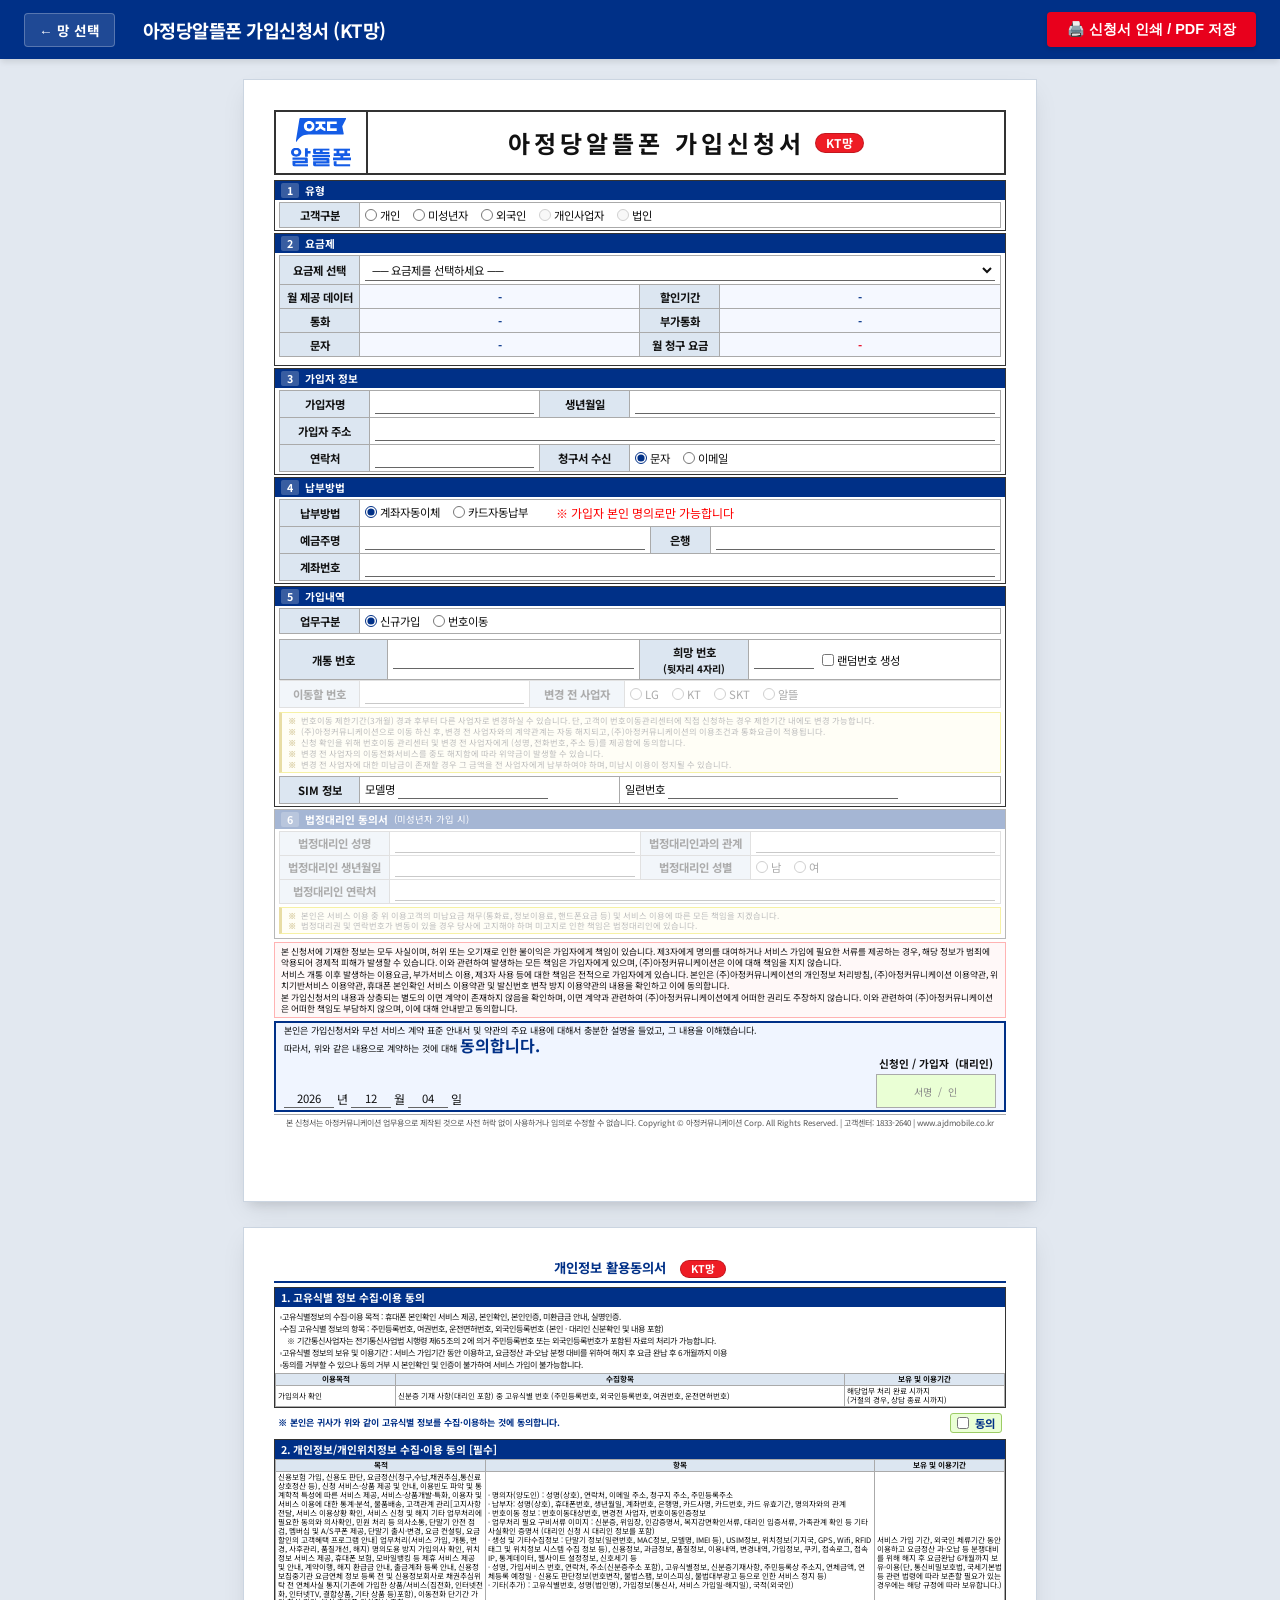
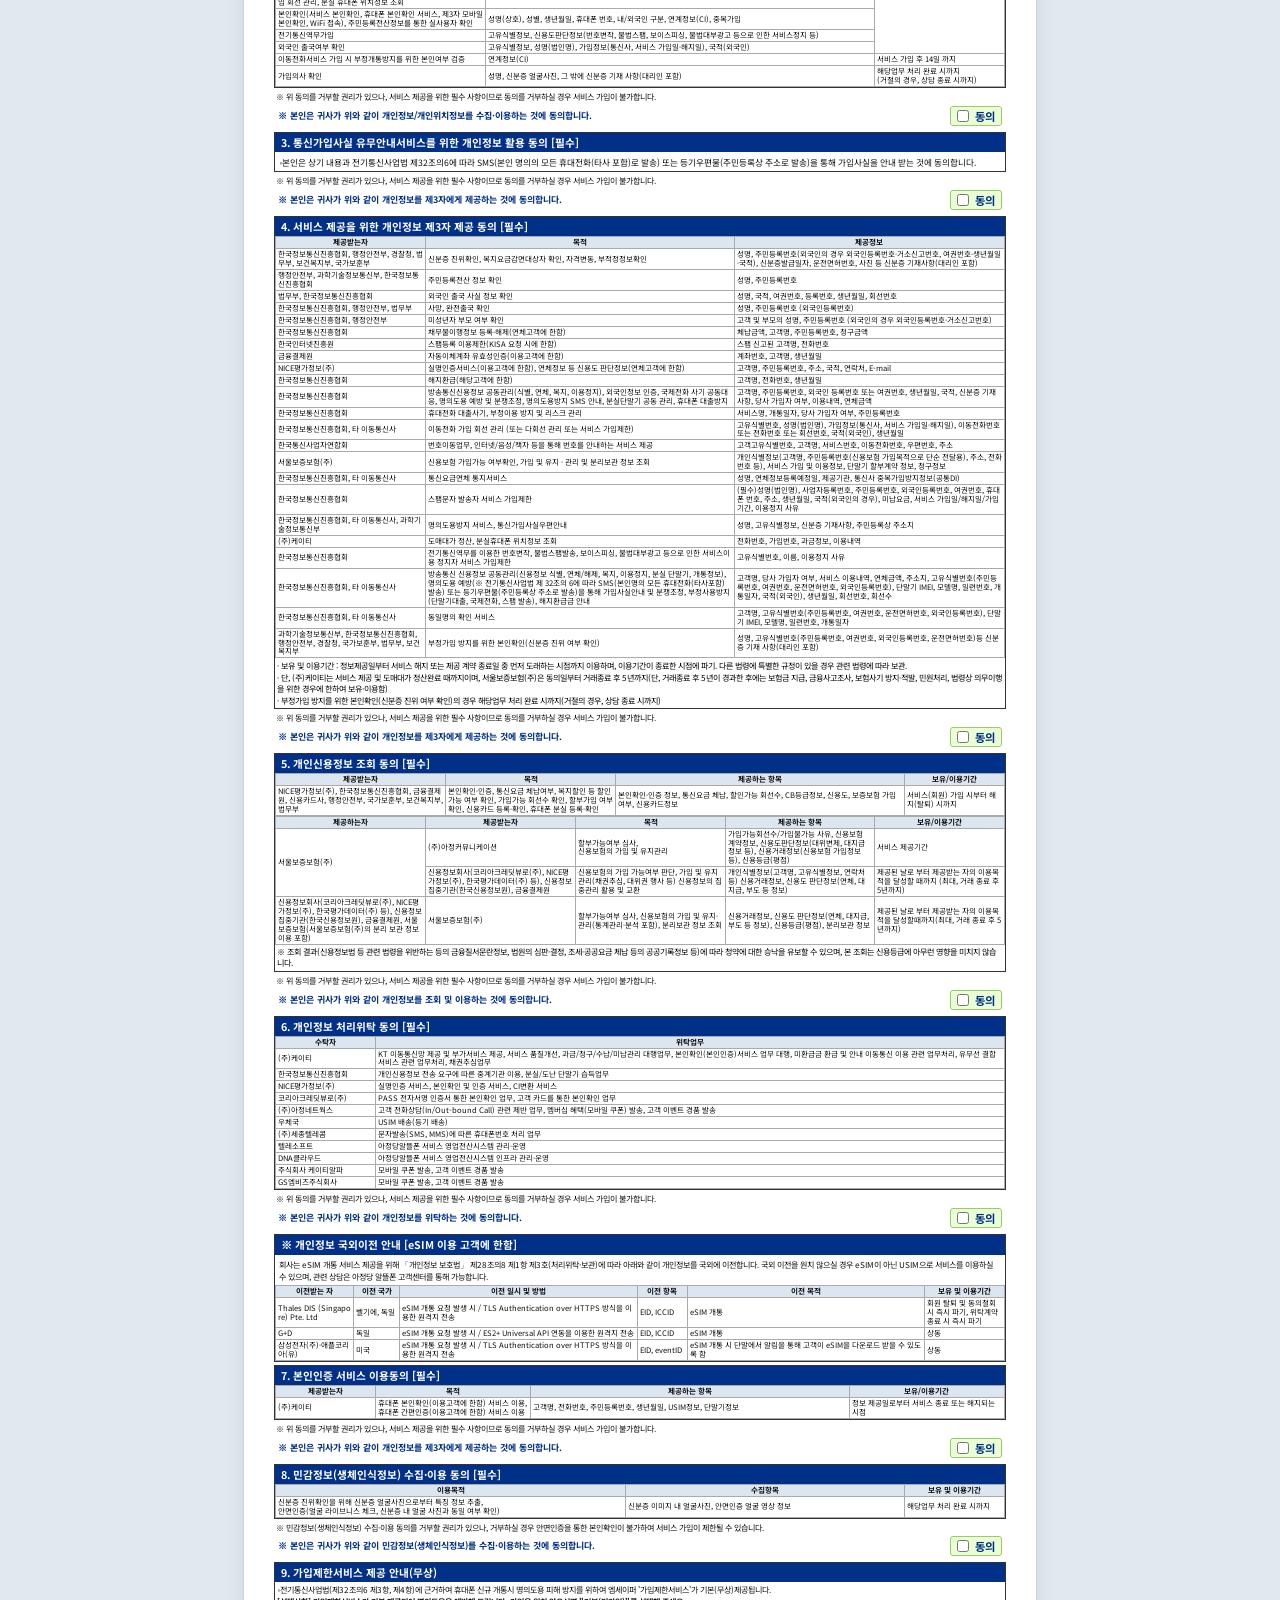
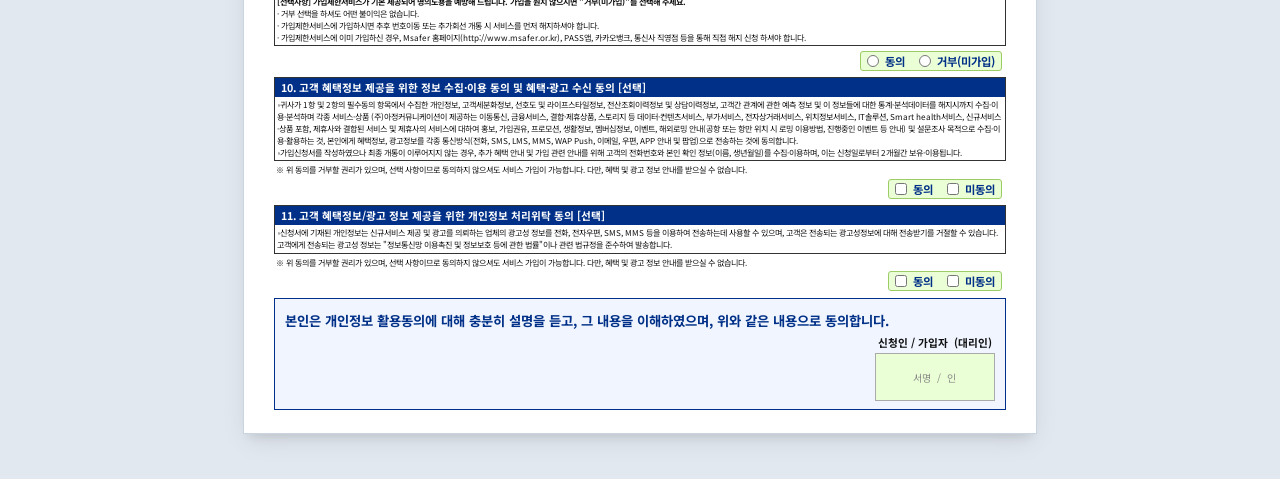
<file: KT_v2.html>
<!DOCTYPE html>
<html lang="ko">
<head>
<meta charset="UTF-8">
<meta name="viewport" content="width=device-width, initial-scale=1.0">
<title>아정당알뜰폰 가입신청서 (KT망)</title>
<link rel="stylesheet" href="style.css">
</head>
<body data-network="kt">
  <!-- 상단 바 (화면 전용) -->
  <div class="top-bar no-print">
    <div class="top-bar-brand">
      <button class="btn-top-back" onclick="location.href='index.html'">&larr; 망 선택</button>
      <h1>아정당알뜰폰 가입신청서 (KT망)</h1>
    </div>
    <button class="btn-print" onclick="validateAndPrint()">🖨️ 신청서 인쇄 / PDF 저장</button>
  </div>

  <div class="document-container">

<!-- ── 필수항목 미입력 모달 ── -->
<div id="validModal">
  <div class="modal-box">
    <div class="modal-title">⚠️ 필수 항목을 확인해 주세요</div>
    <ul class="modal-list" id="errorList"></ul>
    <button class="modal-btn" onclick="closeModal()">확인 후 수정하기</button>
  </div>
</div>


<!-- ══════════════════════════════════════ PAGE 1 ══ -->
<div class="page form-compact">



  <!-- 헤더 -->
  <div class="doc-header">
<div class="logo-cell">
  <div class="logo-svg-wrap">
    <svg viewBox="0 0 455 370" xmlns="http://www.w3.org/2000/svg" aria-label="아정당 알뜰폰 로고" role="img">
      <mask id="mask0_37_2" style="mask-type:luminance" maskUnits="userSpaceOnUse" x="0" y="225" width="151" height="145">
        <path d="M105.9 293.3V229.8H127.5V250.8H150.2V270.2H127.5V293.3H105.9ZM28.2 369.8C22.9 369.8 18.8 368.1 15.8 364.8C12.8 361.5 11.3 357.5 11.3 352.7V325.1H105.9V317.6H11.3V299.2H116C119.6 299.2 122.4 300.3 124.4 302.5C126.4 304.5 127.5 307.2 127.5 310.7V342.3H32.9V350.4H128.9V369.8H28.2ZM39 225C44.8 225 50 225.9 54.6 227.8C59.3 229.5 63.3 231.8 66.9 234.9C70.3 238 73 241.6 74.9 245.8C77 249.9 78 254.4 78 259.4C78 264.3 77 268.9 74.9 273.1C73 277.2 70.3 280.8 66.9 283.9C63.3 286.9 59.3 289.3 54.6 291C50 292.7 44.8 293.6 39 293.6C33.2 293.6 27.9 292.7 23.2 291C18.6 289.3 14.5 286.9 11 283.9C7.5 280.8 4.80001 277.2 2.90001 273.1C1.00001 268.9 0 264.3 0 259.4C0 254.4 1.00001 249.9 2.90001 245.8C4.90001 241.6 7.5 238 11 234.9C14.5 231.8 18.6 229.5 23.2 227.8C27.9 225.9 33.2 225 39 225ZM39 242.8C33.9 242.8 29.7 244.3 26.4 247.4C23.2 250.5 21.6 254.4 21.6 259.4C21.6 264.3 23.2 268.3 26.4 271.3C29.7 274.3 33.8 275.8 39 275.8C44.2 275.8 48.4 274.3 51.6 271.3C54.8 268.3 56.4 264.3 56.4 259.4C56.4 254.4 54.8 250.5 51.6 247.4C48.4 244.3 44.2 242.8 39 242.8Z" fill="white"/>
      </mask>
      <g mask="url(#mask0_37_2)">
        <path d="M0.0159912 225.012H150.42V369.762H0.0159912V225.012Z" fill="#145CE6"/>
      </g>
      <mask id="mask1_37_2" style="mask-type:luminance" maskUnits="userSpaceOnUse" x="160" y="229" width="139" height="141">
        <path d="M184.5 369.8C179.2 369.8 175.1 368.1 172.1 364.8C169.1 361.5 167.6 357.5 167.6 352.7V328.1H269.7V322H167.6V304.1H279.9C283.4 304.1 286.2 305.2 288.3 307.3C290.3 309.4 291.3 312.1 291.3 315.5V344.6H189.2V351H292.8V369.8H184.5ZM189.2 257.4H218.7V247.1H189.2V257.4ZM240.2 257.4H291.3V274.7H179.2C175.6 274.7 172.8 273.7 170.6 271.7C168.6 269.6 167.6 266.8 167.6 263.3V241.3C167.6 237.9 168.6 235.1 170.6 233.1C172.8 230.9 175.6 229.9 179.2 229.9H291.3V247.1H240.2V257.4ZM298.7 298.3H160.2V281H298.7V298.3Z" fill="white"/>
      </mask>
      <g mask="url(#mask1_37_2)">
        <path d="M160.168 229.853H298.73V369.498H160.168V229.853Z" fill="#145CE6"/>
      </g>
      <mask id="mask2_37_2" style="mask-type:luminance" maskUnits="userSpaceOnUse" x="36" y="0" width="383" height="180">
        <path d="M414.7 0H70.3002C67.3002 0 64.7002 2.20001 64.2002 5.10001L36.3002 176.2C35.7002 179.7 41.6002 181.5 43.4002 178.4C62.4002 145.4 89.2002 124.5 134.7 124.5H396C398.6 124.5 400.5 122.2 400 119.7L388.6 62.2L418.3 5.90001C419.7 3.20001 417.8 0 414.7 0ZM137.8 101.4C115.7 101.4 97.8002 83.8 97.8002 62.2C97.8002 40.6 115.7 23.1 137.8 23.1C159.8 23.1 177.7 40.6 177.7 62.2C177.7 83.8 159.8 101.4 137.8 101.4ZM260.6 46.2H236.1V62.2C238.4 65.9 243 69.8 247.4 72.5C250 74.2 255.1 77.4 260.6 78.3V98.4H259.3C249.4 98.4 232.2 88.4 223.8 80.3C215.3 88.4 198.2 98.4 188.3 98.4H186.9V78.3C192.5 77.4 197.5 74.2 200.2 72.5C204.5 69.8 209.2 65.9 211.4 62.3L211.5 46.2H186.9V26.1H260.6V46.2ZM346.7 46.2H297.5V78.3H346.7V98.4H272.9V26.1H346.7V46.2Z" fill="white"/>
      </mask>
      <g mask="url(#mask2_37_2)">
        <path d="M32.4919 -3.73804H422.873V183.762H32.4919V-3.73804Z" fill="#145CE6"/>
      </g>
      <mask id="mask3_37_2" style="mask-type:luminance" maskUnits="userSpaceOnUse" x="118" y="43" width="40" height="39">
        <path d="M137.8 81.3C148.5 81.3 157.2 72.8 157.2 62.2C157.2 51.7 148.5 43.2 137.8 43.2C127 43.2 118.3 51.7 118.3 62.2C118.3 72.8 127 81.3 137.8 81.3Z" fill="white"/>
      </mask>
      <g mask="url(#mask3_37_2)">
        <path d="M32.4918 -3.73804H422.873V183.762H32.4918V-3.73804Z" fill="#145CE6"/>
      </g>
      <mask id="mask4_37_2" style="mask-type:luminance" maskUnits="userSpaceOnUse" x="316" y="229" width="139" height="141">
        <path d="M323.9 352.7V327.2H345.5V350.4H448.4V369.8H340.8C335.5 369.8 331.4 368.1 328.4 364.8C325.4 361.5 323.9 357.5 323.9 352.6M396.5 287.5V300.4H455V319.7H316.5V300.4H374.9V287.5H323.9V268.1H344.8V249.2H323.9V229.9H447.6V249.2H426.7V268.1H447.6V287.5H396.5ZM366.4 268.1H405.1V249.2H366.4V268.1Z" fill="white"/>
      </mask>
      <g mask="url(#mask4_37_2)">
        <path d="M316.454 229.853H455.016V369.498H316.454V229.853Z" fill="#145CE6"/>
      </g>
    </svg>
  </div>
</div>
    <div class="title-cell">아정당알뜰폰 가입신청서 <span class="doc-net-badge">KT망</span></div>
  </div>

  <!-- ① 구분 -->
  <div class="sec-wrap">
    <div class="sec-head"><span class="sec-num">1</span> 유형</div>
    <div class="sec-body">
      <table><tr>
        <td class="td-label">고객구분</td>
        <td>
          <label class="lbl"><input type="radio" name="cust_type" value="개인" onchange="onCustTypeChange(this.value)"> 개인</label>
          <label class="lbl"><input type="radio" name="cust_type" value="미성년자" onchange="onCustTypeChange(this.value)"> 미성년자</label>
          <label class="lbl"><input type="radio" name="cust_type" value="외국인" onchange="onCustTypeChange(this.value)"> 외국인</label>
          <label class="lbl"><input type="radio" name="cust_type" value="개인사업자" disabled> 개인사업자</label>
          <label class="lbl"><input type="radio" name="cust_type" value="법인" disabled> 법인</label>
        </td>
      </tr></table>
    </div>
  </div>

  <!-- ② 요금제 -->
  <div class="sec-wrap">
    <div class="sec-head"><span class="sec-num">2</span> 요금제</div>
    <div class="sec-body">
      <table>
        <tr>
          <td class="td-label">요금제 선택</td>
          <td colspan="3">
            <select id="planSelect" onchange="fillPlan()">
              <option value="">── 요금제를 선택하세요 ──</option>
              <optgroup label="── 무약정 평생 요금제 ──">
                <option value="life_7GB">(평생) 7GB + 1Mbps + 밀리의서재 (월 16,900원)</option>
                <option value="life_10GB">(평생) 10GB + 1Mbps + 밀리의서재 (월 19,900원)</option>
                <option value="life_15GB_100">(평생) 15GB + 3Mbps + 밀리의서재 [통화/문자 100] (월 24,900원)</option>
                <option value="life_15GB_300">(평생) 15GB + 3Mbps + 밀리의서재 [통화/문자 300] (월 25,900원)</option>
                <option value="life_71GB">(평생) 71GB(11GB+일2GB) + 3Mbps + 밀리의서재 (월 32,900원)</option>
                <option value="life_150GB">(평생) 150GB(일5GB) + 5Mbps + 밀리의서재 (월 39,900원)</option>
                <option value="life_100GB">(평생) 100GB + 5Mbps + 밀리의서재 (월 39,900원)</option>
              </optgroup>
            </select>
          </td>
        </tr>
        <tr>
          <td class="td-label">월 제공 데이터</td>
          <td class="td-auto" id="p_data" style="width:280px">-</td>
          <td class="td-label" style="width:80px">할인기간</td>
          <td class="td-auto" id="p_period">-</td>
        </tr>
        <tr>
          <td class="td-label">통화</td>
          <td class="td-auto" id="p_call">-</td>
          <td class="td-label">부가통화</td>
          <td class="td-auto" id="p_extra">-</td>
        </tr>
        <tr>
          <td class="td-label">문자</td>
          <td class="td-auto" id="p_sms">-</td>
          <td class="td-label">월 청구 요금</td>
          <td class="td-auto fw7 red" id="p_fee">-</td>
        </tr>
      </table>
      <div class="xs" style="color:#777;padding:2px 3px;margin-top:2px">
      </div>
    </div>
  </div>

<!-- ③ 가입자 정보 -->
<div class="sec-wrap">
  <div class="sec-head"><span class="sec-num">3</span> 가입자 정보</div>
  <div class="sec-body">
    <table class="subscriber-table">
      <colgroup>
        <col style="width:90px">
        <col style="width:170px">
        <col style="width:90px">
        <col style="width:auto">
      </colgroup>

      <tr>
        <td class="td-label">가입자명</td>
        <td><input type="text" id="inp_name" class="form-input"></td>
        <td class="td-label">생년월일</td>
        <td><input type="text" id="inp_birth" class="form-input"></td>
      </tr>

      <tr>
        <td class="td-label">가입자 주소</td>
        <td colspan="3"><input type="text" id="inp_addr" class="form-input"></td>
      </tr>

      <tr>
        <td class="td-label">연락처</td>
        <td><input type="text" id="inp_tel" class="form-input"></td>
        <td class="td-label">청구서 수신</td>
        <td class="bill-cell">
          <label class="lbl">
            <input type="radio" name="bill_method" value="문자" checked onchange="toggleBill(this.value)">
            문자
          </label>

          <label class="lbl">
            <input type="radio" name="bill_method" value="이메일" onchange="toggleBill(this.value)">
            이메일
          </label>

          <span id="billEmailWrap" class="inline-side" style="display:none;">
            <input type="text" class="line-input email-id">
            <span class="inline-mark">@</span>
            <input type="text" class="line-input email-domain">
          </span>
        </td>
      </tr>
    </table>
  </div>
</div>

  <!-- ④ 납부방법 -->
  <div class="sec-wrap">
    <div class="sec-head"><span class="sec-num">4</span> 납부방법</div>
    <div class="sec-body">
      <table>
        <tr>
          <td class="td-label">납부방법</td>
          <td colspan="3">
            <label class="lbl"><input type="radio" name="pay_type" value="계좌" checked onchange="togglePay(this.value)"> 계좌자동이체</label>
            <label class="lbl"><input type="radio" name="pay_type" value="카드" onchange="togglePay(this.value)"> 카드자동납부</label>
            <span style="color: red; font-size: 12px; margin-left: 15px;">※ 가입자 본인 명의로만 가능합니다</span>
          </td>
        </tr>
        <tr>
          <td class="td-label" id="lbl_owner">예금주명</td>
          <td><input type="text" id="inp_owner"></td>
          <td class="td-label" id="lbl_bank" style="width:60px">은행</td>
          <td><input type="text" id="inp_bank"></td>
        </tr>
        <tr>
          <td class="td-label" id="lbl_account">계좌번호</td>
          <td colspan="3"><input type="text" id="inp_account"></td>
        </tr>
        <tr id="row_expiry" style="display:none">
          <td class="td-label">유효기간</td>
          <td colspan="3"><input type="text" id="inp_expiry" placeholder="MM / YY" style="width:50px"></td>
        </tr>
      </table>
    </div>
  </div>

  <!-- ⑤ 가입내역 -->
  <div class="sec-wrap">
    <div class="sec-head"><span class="sec-num">5</span> 가입내역</div>
    <div class="sec-body">

      <!-- 업무구분 -->
      <table style="margin-bottom:5px">
        <tr>
          <td class="td-label">업무구분</td>
          <td>
            <label class="lbl"><input type="radio" name="biz_type" value="신규" checked onchange="toggleBiz(this.value)"> 신규가입</label>
            <label class="lbl"><input type="radio" name="biz_type" value="번호이동" onchange="toggleBiz(this.value)"> 번호이동</label>
          </td>
        </tr>
      </table>

      <!-- 신규가입 영역 -->
      <div id="blk_new">
        <table style="table-layout: fixed; width: 100%;">
          <colgroup>
            <col style="width: 15%;">
            <col style="width: 35%;">
            <col style="width: 15%;">
            <col style="width: 35%;">
          </colgroup>
          <tr>
            <td class="td-label">개통 번호</td>
            <td>
              <input type="text" placeholder="" style="width:100%;" disabled>
            </td>
            <td class="td-label">희망 번호<br><span class="small">(뒷자리 4자리)</span></td>
            <td>
              <div style="display: flex; align-items: center; gap: 8px;">
                <input type="text" id="inp_new_num" maxlength="4" style="width:60px; flex-shrink: 0;">
                <label class="lbl" style="margin-right:0; display:inline-flex; align-items:center; gap:3px; cursor:pointer;">
                  <input type="checkbox" id="chk_random_num"> 랜덤번호 생성
                </label>
              </div>
            </td>
          </tr>
        </table>
        <div id="new_num_notice" style="font-size:7.5pt; color:var(--accent); margin-top:4px; padding-left:5px; font-weight:500; display:none;"></div>
      </div>

<!-- 번호이동 영역 -->
<div id="blk_mnp" class="cond-off">
  <table class="mnp-table" style="margin-bottom:4px;">
    <colgroup>
      <col style="width:80px">
      <col style="width:170px">
      <col style="width:95px">
      <col style="width:auto">
    </colgroup>
    <tr>
      <td class="td-label">이동할 번호</td>
      <td><input type="text" id="inp_mnp_num" placeholder=></td>
      <td class="td-label">변경 전 사업자</td>
      <td class="carrier-cell">
        <label class="lbl"><input type="radio" name="prev_carrier" value="LG" onchange="toggleMvnoInput(this.value)"> LG</label>
        <label class="lbl"><input type="radio" name="prev_carrier" value="KT" onchange="toggleMvnoInput(this.value)"> KT</label>
        <label class="lbl"><input type="radio" name="prev_carrier" value="SKT" onchange="toggleMvnoInput(this.value)"> SKT</label>
        <label class="lbl"><input type="radio" name="prev_carrier" value="알뜰" onchange="toggleMvnoInput(this.value)"> 알뜰</label>

        <span id="mvnoNameWrap" class="inline-side" style="display:none;">
          <input type="text" class="line-input mvno-name" placeholder="사업자명">
        </span>
      </td>
    </tr>
  </table>

  <div class="notice-box">
    <div class="nr"><span class="nr-sym">※</span><span>번호이동 제한기간(3개월) 경과 후부터 다른 사업자로 변경하실 수 있습니다. 단, 고객이 번호이동관리센터에 직접 신청하는 경우 제한기간 내에도 변경 가능합니다.</span></div>
    <div class="nr"><span class="nr-sym">※</span><span>(주)아정커뮤니케이션으로 이동 하신 후, 변경 전 사업자와의 계약관계는 자동 해지되고, (주)아정커뮤니케이션의 이용조건과 통화요금이 적용됩니다.</span></div>
    <div class="nr"><span class="nr-sym">※</span><span>신청 확인을 위해 번호이동 관리센터 및 변경 전 사업자에게 (성명, 전화번호, 주소 등)를 제공함에 동의합니다.</span></div>
    <div class="nr"><span class="nr-sym">※</span><span>변경 전 사업자의 이동전화서비스를 중도 해지함에 따라 위약금이 발생할 수 있습니다.</span></div>
    <div class="nr"><span class="nr-sym">※</span><span>변경 전 사업자에 대한 미납금이 존재할 경우 그 금액을 전 사업자에게 납부하여야 하며, 미납시 이용이 정지될 수 있습니다.</span></div>
  </div>
</div>

      <!-- SIM 정보 (공통) -->
      <table class="mt3">
        <tr>
          <td class="td-label">SIM 정보</td>
          <td>모델명&nbsp;<input type="text" id="inp_sim_model" style="width:150px"></td>
          <td>일련번호&nbsp;<input type="text" id="inp_sim_serial" style="width:230px"></td>
        </tr>
      </table>

    </div>
  </div>

  <!-- 법정대리인 동의서 (미성년자 전용, 기본 숨김) -->
  <div class="sec-wrap cond-off" id="blk_guardian" style="margin-bottom:3px">
    <div class="sec-head"><span class="sec-num">6</span> 법정대리인 동의서 <span style="font-weight:400; font-size:7pt;">(미성년자 가입 시)</span></div>
    <div class="sec-body">
      <table class="subscriber-table">
        <colgroup>
          <col style="width:110px"><col style="width:auto"><col style="width:110px"><col style="width:auto">
        </colgroup>
        <tr>
          <td class="td-label">법정대리인 성명</td>
          <td><input type="text" id="inp_guardian_name" class="form-input"></td>
          <td class="td-label">법정대리인과의 관계</td>
          <td><input type="text" id="inp_guardian_rel" class="form-input"></td>
        </tr>
        <tr>
          <td class="td-label">법정대리인 생년월일</td>
          <td><input type="text" id="inp_guardian_birth" class="form-input"></td>
          <td class="td-label">법정대리인 성별</td>
          <td>
            <label class="lbl"><input type="radio" name="guardian_sex" value="남"> 남</label>
            <label class="lbl"><input type="radio" name="guardian_sex" value="여"> 여</label>
          </td>
        </tr>
        <tr>
          <td class="td-label">법정대리인 연락처</td>
          <td colspan="3"><input type="text" id="inp_guardian_tel" class="form-input"></td>
        </tr>
      </table>
      <div class="notice-box" style="margin-top:3px">
        <div class="nr"><span class="nr-sym">※</span><span>본인은 서비스 이용 중 위 이용고객의 미납요금 채무(통화료, 정보이용료, 핸드폰요금 등) 및 서비스 이용에 따른 모든 책임을 지겠습니다.</span></div>
        <div class="nr"><span class="nr-sym">※</span><span>법정대리권 및 연락번호가 변동이 있을 경우 당사에 고지해야 하며 미고지로 인한 책임은 법정대리인에 있습니다.</span></div>
      </div>
    </div>
  </div>

  <!-- 동의사항 -->
  <div class="agree-block">
    <div class="agree-row">
      <span>본 신청서에 기재한 정보는 모두 사실이며, 허위 또는 오기재로 인한 불이익은 가입자에게 책임이 있습니다. 제3자에게 명의를 대여하거나 서비스 가입에 필요한 서류를 제공하는 경우, 해당 정보가 범죄에 악용되어 경제적 피해가 발생할 수 있습니다. 이와 관련하여 발생하는 모든 책임은 가입자에게 있으며, (주)아정커뮤니케이션은 이에 대해 책임을 지지 않습니다. </span>
    </div>
    <div class="agree-row">
      <span>서비스 개통 이후 발생하는 이용요금, 부가서비스 이용, 제3자 사용 등에 대한 책임은 전적으로 가입자에게 있습니다. 본인은 (주)아정커뮤니케이션의 개인정보 처리방침, (주)아정커뮤니케이션 이용약관, 위치기반서비스 이용약관, 휴대폰 본인확인 서비스 이용약관 및 발신번호 변작 방지 이용약관의 내용을 확인하고 이에 동의합니다.
</span>
    </div>
    <div class="agree-row">
      <span>본 가입신청서의 내용과 상충되는 별도의 이면 계약이 존재하지 않음을 확인하며, 이면 계약과 관련하여 (주)아정커뮤니케이션에게 어떠한 권리도 주장하지 않습니다. 이와 관련하여 (주)아정커뮤니케이션은 어떠한 책임도 부담하지 않으며, 이에 대해 안내받고 동의합니다.</span>
    </div>
  </div>

<!-- 최종 서명 -->
<div class="sign-area compact-sign">
  <div class="sign-text">
    본인은 가입신청서와 무선 서비스 계약 표준 안내서 및 약관의 주요 내용에 대해서 충분한 설명을 들었고, 그 내용을 이해했습니다.
    <br>따라서, 위와 같은 내용으로 계약하는 것에 대해 <span class="fw7 blue" style="font-size:12pt;"> 동의합니다.</span>
  </div>

  <div class="sign-bottom" style="display:flex; justify-content:space-between; align-items:flex-end;">
    <div class="sign-date-row">
      <input type="text" class="print-year" style="width:50px"> 년
      <input type="text" class="print-month" style="width:40px"> 월
      <input type="text" class="print-day" style="width:40px"> 일
    </div>

    <div class="sign-box-wrap" style="display:flex; flex-direction:column; align-items:center;">
      <div class="sign-label" style="font-size:8pt; margin-bottom:3px; text-align:center;">
        신청인 / 가입자 &nbsp;(대리인)
      </div>
      <div class="p-sign-box" onclick="openSignatureModal()">
              <span>서명 &nbsp;/&nbsp; 인</span>
              <img class="signature-image" style="display: none;" alt="Signature">
            </div>
    </div>
  </div>
</div>

  <div class="doc-footer">
    본 신청서는 아정커뮤니케이션 업무용으로 제작된 것으로 사전 허락 없이 사용하거나 임의로 수정할 수 없습니다.
    Copyright © 아정커뮤니케이션 Corp. All Rights Reserved.&nbsp;|&nbsp;고객센터: 1833-2640&nbsp;|&nbsp;www.ajdmobile.co.kr
  </div>
</div>



  <div class="consent-doc">
    <div class="consent-page-title">개인정보 활용동의서 <span class="doc-net-badge">KT망</span></div>
  <div class="consent-item">
    <!-- 1 -->
<div class="sec-wrap" style="margin-bottom:3px">
  <div class="sec-head">1. 고유식별 정보 수집·이용 동의
  </div>

  <div style="font-size:6.1pt; line-height:1.45; padding:4px 4px 3px 4px;">
    ◦고유식별정보의 수집·이용 목적 : 휴대폰 본인확인 서비스 제공, 본인확인, 본인인증, 미환급금 안내, 실명인증.<br>
    ◦수집 고유식별 정보의 항목 : 주민등록번호, 여권번호, 운전면허번호, 외국인등록번호 (본인 · 대리인 신분확인 및 내용 포함)<br>
    　※ 기간통신사업자는 전기통신사업법 시행령 제65조의 2에 의거 주민등록번호 또는 외국인등록번호가 포함된 자료의 처리가 가능합니다.<br>
    ◦고유식별 정보의 보유 및 이용기간 : 서비스 가입기간 동안 이용하고, 요금정산 과·오납 분쟁 대비를 위하여 해지 후 요금 완납 후 6개월까지 이용<br>
    ◦동의를 거부할 수 있으나 동의 거부 시 본인확인 및 인증이 불가하여 서비스 가입이 불가능합니다.
  </div>

  <table class="prv-table-tight">
    <tr>
      <th style="width:120px">이용목적</th>
      <th>수집항목</th>
      <th style="width:160px">보유 및 이용기간</th>
    </tr>
    <tr>
      <td style="vertical-align:middle;">가입의사 확인</td>
      <td style="vertical-align:middle;">
        신분증 기재 사항(대리인 포함) 중 고유식별 번호
        (주민등록번호, 외국인등록번호, 여권번호, 운전면허번호)
      </td>
      <td style="vertical-align:middle;">
        해당업무 처리 완료 시까지<br>
        (거절의 경우, 상담 종료 시까지)
      </td>
    </tr>
  </table>
</div>

<div class="consent-agree" style="margin-top:1px; margin-bottom:4px;">
  <span class="fw7 blue">※ 본인은 귀사가 위와 같이 고유식별 정보를 수집·이용하는 것에 동의합니다.</span>
  <label class="lbl consent-agree-box">
    <input type="checkbox" id="chk_consent1"> <span class="fw7 blue">동의</span>
  </label>
</div>

  
  </div>
  <div class="consent-item consent-item--flow">
    <!-- 2 -->
<div class="sec-wrap" style="margin-bottom:3px">
  <div class="sec-head">2. 개인정보/개인위치정보 수집·이용 동의 [필수]</div>

  <table class="prv-table-tight">
    <thead>
    <tr>
      <th style="width:210px">목적</th>
      <th>항목</th>
      <th style="width:130px">보유 및 이용기간</th>
    </tr>
    </thead>

    <tr>
      <td style="vertical-align:middle;">
        신용보험 가입, 신용도 판단, 요금정산(청구,수납,채권추심,통신료 상호정산 등), 신청 서비스·상품 제공 및 안내, 이용빈도 파악 및 통계학적 특성에 따른 서비스 제공, 서비스·상품개발·특화, 이용자 및 서비스 이용에 대한 통계·분석, 물품배송, 고객관계 관리[고지사항 전달, 서비스 이용상황 확인, 서비스 신청 및 해지 기타 업무처리에 필요한 동의와 의사확인, 민원 처리 등 의사소통, 단말기 안전 점검, 멤버십 및 A/S쿠폰 제공, 단말기 출시·변경, 요금 컨설팅, 요금할인의 고객혜택 프로그램 안내] 업무처리(서비스 가입, 개통, 변경, 사후관리, 품질개선, 해지) 명의도용 방지 가입의사 확인, 위치정보 서비스 제공, 휴대폰 보험, 모바일뱅킹 등 제휴 서비스 제공 및 안내, 계약이행, 해지 환급금 안내, 출금계좌 등록 안내, 신용정보집중기관 요금연체 정보 등록 전 및 신용정보회사로 채권추심위탁 전 연체사실 통지(기존에 가입한 상품/서비스(집전화, 인터넷전화, 인터넷TV, 결합상품, 기타 상품 등)포함), 이동전화 단기간 가입 회선 관리, 분실 휴대폰 위치정보 조회
      </td>
      <td style="vertical-align:middle;">
        · 명의자(양도인) : 성명(상호), 연락처, 이메일 주소, 청구지 주소, 주민등록주소<br>
        · 납부자: 성명(상호), 휴대폰번호, 생년월일, 계좌번호, 은행명, 카드사명, 카드번호, 카드 유효기간, 명의자와의 관계<br>
        · 번호이동 정보 : 번호이동대상번호, 변경전 사업자, 번호이동인증정보<br>
        · 업무처리 필요 구비서류 이미지 : 신분증, 위임장, 인감증명서, 복지감면확인서류, 대리인 입증서류, 가족관계 확인 등 기타 사실확인 증명서 (대리인 신청 시 대리인 정보를 포함)<br>
        · 생성 및 기타수집정보 : 단말기 정보(일련번호, MAC정보, 모델명, IMEI 등), USIM정보, 위치정보(기지국, GPS, Wifi, RFID 태그 및 위치정보 시스템 수집 정보 등), 신용정보, 과금정보, 품질정보, 이용내역, 변경내역, 가입정보, 쿠키, 접속로그, 접속 IP, 통계데이터, 웹사이트 설정정보, 신호세기 등<br>
        · 성명, 가입서비스 번호, 연락처, 주소(신분증주소 포함), 고유식별정보, 신분증기재사항, 주민등록상 주소지, 연체금액, 연체등록 예정일
        · 신용도 판단정보(번호변작, 불법스팸, 보이스피싱, 불법대부광고 등으로 인한 서비스 정지 등)<br>
        · 기타(추가) : 고유식별번호, 성명(법인명), 가입정보(통신사, 서비스 가입일·해지일), 국적(외국인)
      </td>
      <td rowspan="4" style="vertical-align: middle;">
        서비스 가입 기간, 외국인 체류기간 동안 이용하고 요금정산 과·오납 등 분쟁대비를 위해 해지 후 요금완납 6개월까지 보유·이용(단, 통신비밀보호법, 국세기본법 등 관련 법령에 따라 보존할 필요가 있는 경우에는 해당 규정에 따라 보유합니다.)
      </td>
    </tr>

    <tr>
      <td style="vertical-align:middle;">본인확인(서비스 본인확인, 휴대폰 본인확인 서비스, 제3자 모바일 본인확인, WiFi 접속), 주민등록전산정보를 통한 실사용자 확인</td>
      <td style="vertical-align:middle;">성명(상호), 성별, 생년월일, 휴대폰 번호, 내/외국인 구분, 연계정보(CI), 중복가입</td>
    </tr>

    <tr>
      <td style="vertical-align:middle;">전기통신역무가입</td>
      <td style="vertical-align:middle;">고유식별정보, 신용도판단정보(번호변작, 불법스팸, 보이스피싱, 불법대부광고 등으로 인한 서비스정지 등)</td>
    </tr>

    <tr>
      <td style="vertical-align:middle;">외국인 출국여부 확인</td>
      <td style="vertical-align:middle;">고유식별정보, 성명(법인명), 가입정보(통신사, 서비스 가입일·해지일), 국적(외국인)</td>
    </tr>

    <tr>
      <td style="vertical-align:middle;">이동전화서비스 가입 시 부정개통방지를 위한 본인여부 검증</td>
      <td style="vertical-align:middle;">연계정보(CI)</td>
      <td style="vertical-align:middle;">서비스 가입 후 14일 까지</td>
    </tr>

    <tr>
      <td style="vertical-align:middle;">가입의사 확인</td>
      <td style="vertical-align:middle;">성명, 신분증 얼굴사진, 그 밖에 신분증 기재 사항(대리인 포함)</td>
      <td style="vertical-align:middle;">해당업무 처리 완료 시까지<br>(거절의 경우, 상담 종료 시까지)</td>
    </tr>
  </table>
</div>

<div class="consent-refuse">※ 위 동의를 거부할 권리가 있으나, 서비스 제공을 위한 필수 사항이므로 동의를 거부하실 경우 서비스 가입이 불가합니다.</div>
<div class="consent-agree" style="margin-top:1px; margin-bottom:4px;">
  <span class="fw7 blue">※ 본인은 귀사가 위와 같이 개인정보/개인위치정보를 수집·이용하는 것에 동의합니다.</span>
  <label class="lbl consent-agree-box">
    <input type="checkbox" id="chk_consent2"> <span class="fw7 blue">동의</span>
  </label>
</div>

  
  </div>
  <div class="consent-item">
    <!-- 3 -->
  <div class="sec-wrap" style="margin-bottom:3px">
    <div class="sec-head">3. 통신가입사실 유무안내서비스를 위한 개인정보 활용 동의 [필수]</div>
  <div style="font-size:6.5pt; line-height:1.45; padding:4px 4px 3px 4px;">
    ◦본인은 상기 내용과 전기통신사업법 제32조의6에 따라 SMS(본인 명의의 모든 휴대전화(타사 포함)로 발송) 또는 등기우편물(주민등록상 주소로 발송)을 통해 가입사실을 안내 받는 것에 동의합니다.
  </div>
</div>

<div class="consent-refuse">※ 위 동의를 거부할 권리가 있으나, 서비스 제공을 위한 필수 사항이므로 동의를 거부하실 경우 서비스 가입이 불가합니다.</div>
<div class="consent-agree" style="margin-top:1px; margin-bottom:4px;">
  <span class="fw7 blue">※ 본인은 귀사가 위와 같이 개인정보를 제3자에게 제공하는 것에 동의합니다.</span>
  <label class="lbl consent-agree-box">
    <input type="checkbox" id="chk_consent3"> <span class="fw7 blue">동의</span>
  </label>
</div>

  
  </div>
  <div class="consent-item consent-item--flow">
    <!-- 4 -->
  <div class="sec-wrap" style="margin-bottom:3px">
    <div class="sec-head">4. 서비스 제공을 위한 개인정보 제3자 제공 동의 [필수]</div>
    <table class="prv-table-tight">
      <thead>
      <tr>
        <th style="width:150px">제공받는자</th>
        <th>목적</th>
        <th style="width:270px">제공정보</th>
      </tr>
      </thead>
    <tr>
      <td style="vertical-align:middle;">한국정보통신진흥협회, 행정안전부, 경찰청, 법무부, 보건복지부, 국가보훈부</td>
      <td style="vertical-align:middle;">신분증 진위확인, 복지요금감면대상자 확인, 자격변동, 부적정정보확인</td>
      <td style="vertical-align:middle;">성명, 주민등록번호(외국인의 경우 외국인등록번호·거소신고번호, 여권번호·생년월일·국적), 신분증발급일자, 운전면허번호, 사진 등 신분증 기재사항(대리인 포함)</td>
    </tr>
    <tr>
      <td style="vertical-align:middle;">행정안전부, 과학기술정보통신부, 한국정보통신진흥협회</td>
      <td style="vertical-align:middle;">주민등록전산 정보 확인</td>
      <td style="vertical-align:middle;">성명, 주민등록번호</td>
    </tr>
    <tr>
      <td style="vertical-align:middle;">법무부, 한국정보통신진흥협회</td>
      <td style="vertical-align:middle;">외국인 출국 사실 정보 확인</td>
      <td style="vertical-align:middle;">성명, 국적, 여권번호, 등록번호, 생년월일, 회선번호</td>
    </tr>
    <tr>
      <td style="vertical-align:middle;">한국정보통신진흥협회, 행정안전부, 법무부</td>
      <td style="vertical-align:middle;">사망, 완전출국 확인</td>
      <td style="vertical-align:middle;">성명, 주민등록번호 (외국인등록번호)</td>
    </tr>
    <tr>
      <td style="vertical-align:middle;">한국정보통신진흥협회, 행정안전부</td>
      <td style="vertical-align:middle;">미성년자 부모 여부 확인</td>
      <td style="vertical-align:middle;">고객 및 부모의 성명, 주민등록번호 (외국인의 경우 외국인등록번호·거소신고번호)</td>
    </tr>
    <tr>
      <td style="vertical-align:middle;">한국정보통신진흥협회</td>
      <td style="vertical-align:middle;">채무불이행정보 등록·해제(연체고객에 한함)</td>
      <td style="vertical-align:middle;">체납금액, 고객명, 주민등록번호, 청구금액</td>
    </tr>
    <tr>
      <td style="vertical-align:middle;">한국인터넷진흥원</td>
      <td style="vertical-align:middle;">스팸등록 이용제한(KISA 요청 시에 한함)</td>
      <td style="vertical-align:middle;">스팸 신고된 고객명, 전화번호</td>
    </tr>
    <tr>
      <td style="vertical-align:middle;">금융결제원</td>
      <td style="vertical-align:middle;">자동이체계좌 유효성인증(이용고객에 한함)</td>
      <td style="vertical-align:middle;">계좌번호, 고객명, 생년월일</td>
    </tr>
    <tr>
      <td style="vertical-align:middle;">NICE평가정보(주)</td>
      <td style="vertical-align:middle;">실명인증서비스(이용고객에 한함), 연체정보 등 신용도 판단정보(연체고객에 한함)</td>
      <td style="vertical-align:middle;">고객명, 주민등록번호, 주소, 국적, 연락처, E-mail</td>
    </tr>
    <tr>
      <td style="vertical-align:middle;">한국정보통신진흥협회</td>
      <td style="vertical-align:middle;">해지환급(해당고객에 한함)</td>
      <td style="vertical-align:middle;">고객명, 전화번호, 생년월일</td>
    </tr>
    <tr>
      <td style="vertical-align:middle;">한국정보통신진흥협회</td>
      <td style="vertical-align:middle;">방송통신신용정보 공동관리(식별, 연체, 복지, 이용정지), 외국인정보 인증, 국제전화 사기 공동대응, 명의도용 예방 및 분쟁조정, 명의도용방지 SMS 안내, 분실단말기 공동 관리, 휴대폰 대출방지</td>
      <td style="vertical-align:middle;">고객명, 주민등록번호, 외국인 등록번호 또는 여권번호, 생년월일, 국적, 신분증 기재사항, 당사 가입자 여부, 이용내역, 연체금액</td>
    </tr>
    <tr>
      <td style="vertical-align:middle;">한국정보통신진흥협회</td>
      <td style="vertical-align:middle;">휴대전화 대출사기, 부정이용 방지 및 리스크 관리</td>
      <td style="vertical-align:middle;">서비스명, 개통일자, 당사 가입자 여부, 주민등록번호</td>
    </tr>
    <tr>
      <td style="vertical-align:middle;">한국정보통신진흥협회, 타 이동통신사</td>
      <td style="vertical-align:middle;">이동전화 가입 회선 관리 (또는 다회선 관리 또는 서비스 가입제한)</td>
      <td style="vertical-align:middle;">고유식별번호, 성명(법인명), 가입정보(통신사, 서비스 가입일·해지일), 이동전화번호 또는 전화번호 또는 회선번호, 국적(외국인), 생년월일</td>
    </tr>
    <tr>
      <td style="vertical-align:middle;">한국통신사업자연합회</td>
      <td style="vertical-align:middle;">번호이동업무, 인터넷/음성/책자 등을 통해 번호를 안내하는 서비스 제공</td>
      <td style="vertical-align:middle;">고객고유식별번호, 고객명, 서비스번호, 이동전화번호, 우편번호, 주소</td>
    </tr>
    <tr>
      <td style="vertical-align:middle;">서울보증보험(주)</td>
      <td style="vertical-align:middle;">신용보험 가입가능 여부확인, 가입 및 유지 · 관리 및 분리보관 정보 조회</td>
      <td style="vertical-align:middle;">개인식별정보(고객명, 주민등록번호(신용보험 가입목적으로 단순 전달용), 주소, 전화번호 등), 서비스 가입 및 이용정보, 단말기 할부계약 정보, 청구정보</td>
    </tr>
    <tr>
      <td style="vertical-align:middle;">한국정보통신진흥협회, 타 이동통신사</td>
      <td style="vertical-align:middle;">통신요금연체 통지서비스</td>
      <td style="vertical-align:middle;">성명, 연체정보등록예정일, 제공기관, 통신사 중복가입방지정보(공통DI)</td>
    </tr>
    <tr>
      <td style="vertical-align:middle;">한국정보통신진흥협회</td>
      <td style="vertical-align:middle;">스팸문자 발송자 서비스 가입제한</td>
      <td style="vertical-align:middle;">(필수)성명(법인명), 사업자등록번호, 주민등록번호, 외국인등록번호, 여권번호, 휴대폰 번호, 주소, 생년월일, 국적(외국인의 경우), 미납요금, 서비스 가입일/해지일/가입기간, 이용정지 사유</td>
    </tr>
    <tr>
      <td style="vertical-align:middle;">한국정보통신진흥협회, 타 이동통신사, 과학기술정보통신부</td>
      <td style="vertical-align:middle;">명의도용방지 서비스, 통신가입사실우편안내</td>
      <td style="vertical-align:middle;">성명, 고유식별정보, 신분증 기재사항, 주민등록상 주소지</td>
   </tr>
   <tr>
    <td style="vertical-align:middle;">(주)케이티</td>
    <td style="vertical-align:middle;">도매대가 정산, 분실휴대폰 위치정보 조회</td>
    <td style="vertical-align:middle;">전화번호, 가입번호, 과금정보, 이용내역</td>
  </tr>
  <tr>
    <td style="vertical-align:middle;">한국정보통신진흥협회</td>
    <td style="vertical-align:middle;">전기통신역무를 이용한 번호변작, 불법스팸발송, 보이스피싱, 불법대부광고 등으로 인한 서비스이용 정지자 서비스 가입제한</td>
    <td style="vertical-align:middle;">고유식별번호, 이름, 이용정지 사유</td>
  </tr>
  <tr>
    <td style="vertical-align:middle;">한국정보통신진흥협회, 타 이동통신사</td>
    <td style="vertical-align:middle;">방송통신 신용정보 공동관리(신용정보 식별, 연체/해제, 복지, 이용정지, 분실 단말기, 개통정보), 명의도용 예방(※ 전기통신사업법 제 32조의 6에 따라 SMS(본인명의 모든 휴대전화(타사포함) 발송) 또는 등기우편물(주민등록상 주소로 발송)을 통해 가입사실안내 및 분쟁조정, 부정사용방지(단말기대출, 국제전화, 스팸 발송), 해지환급금 안내</td>
    <td style="vertical-align:middle;">고객명, 당사 가입자 여부, 서비스 이용내역, 연체금액, 주소지, 고유식별번호(주민등록번호, 여권번호, 운전면허번호, 외국인등록번호), 단말기 IMEI, 모델명, 일련번호, 개통일자, 국적(외국인), 생년월일, 회선번호, 회선수</td>
  </tr>
  <tr>
    <td style="vertical-align:middle;">한국정보통신진흥협회, 타 이동통신사</td>
    <td style="vertical-align:middle;">동일명의 확인 서비스</td>
    <td style="vertical-align:middle;">고객명, 고유식별번호(주민등록번호, 여권번호, 운전면허번호, 외국인등록번호), 단말기 IMEI, 모델명, 일련번호, 개통일자</td>
  </tr>
  <tr>
    <td style="vertical-align:middle;">과학기술정보통신부, 한국정보통신진흥협회, 행정안전부, 경찰청, 국가보훈부, 법무부, 보건복지부</td>
    <td style="vertical-align:middle;">부정가입 방지를 위한 본인확인(신분증 진위 여부 확인)</td>
    <td style="vertical-align:middle;">성명, 고유식별번호(주민등록번호, 여권번호, 외국인등록번호, 운전면허번호)등 신분증 기재 사항(대리인 포함)</td>
  </tr>
    </table>
<div class="consent-note-block" style="font-size:6.1pt; line-height:1.4; color:#000; padding:2px 2px 2px 2px;">
  · 보유 및 이용기간 : 정보제공일부터 서비스 해지 또는 제공 계약 종료일 중 먼저 도래하는 시점까지 이용하며,   이용기간이 종료한 시점에 파기. 다른 법령에 특별한 규정이 있을 경우 관련 법령에 따라 보관.<br>
  · 단, (주)케이티는 서비스 제공 및 도매대가 정산완료 때까지이며, 서울보증보험(주)은 동의일부터 거래종료 후 5년까지(단, 거래종료 후 5년이 경과한 후에는 보험금 지급, 금융사고조사, 보험사기 방지·적발, 민원처리, 법령상 의무이행을 위한 경우에 한하여 보유·이용함)<br>
  · 부정가입 방지를 위한 본인확인(신분증 진위 여부 확인)의 경우 해당업무 처리 완료 시까지(거절의 경우, 상담 종료 시까지)
</div>
  </div>

<div class="consent-refuse">※ 위 동의를 거부할 권리가 있으나, 서비스 제공을 위한 필수 사항이므로 동의를 거부하실 경우 서비스 가입이 불가합니다.</div>
<div class="consent-agree" style="margin-top:1px; margin-bottom:4px;">
  <span class="fw7 blue">※ 본인은 귀사가 위와 같이 개인정보를 제3자에게 제공하는 것에 동의합니다.</span>
  <label class="lbl consent-agree-box">
    <input type="checkbox" id="chk_consent4"> <span class="fw7 blue">동의</span>
  </label>
</div>

  
  </div>
  <div class="consent-item consent-item--flow">
    <!-- 5 -->
  <div class="sec-wrap" style="margin-bottom:3px">
    <div class="sec-head">5. 개인신용정보 조회 동의 [필수]</div>
    <table class="prv-table-tight">
      <tr>
        <th style="width:170px">제공받는자</th>
        <th style="width:170px">목적</th>
        <th>제공하는 항목</th>
        <th style="width:100px">보유/이용기간</th>
      </tr>
      <tr>
   <td style="vertical-align:middle;">NICE평가정보(주), 한국정보통신진흥협회, 금융결제원, 신용카드사, 행정안전부, 국가보훈부, 보건복지부, 법무부</td>
   <td style="vertical-align:middle;">본인확인·인증, 통신요금 체납여부, 복지할인 등 할인 가능 여부 확인, 가입가능 회선수 확인, 할부가입 여부 확인, 신용카드 등록·확인, 휴대폰 분실 등록·확인</td>
   <td style="vertical-align:middle;">본인확인·인증 정보, 통신요금 체납, 할인가능 회선수, CB등급정보, 신용도, 보증보험 가입 여부, 신용카드정보</td>
   <td style="vertical-align:middle;">서비스(회원) 가입 시부터 해지(탈퇴) 시까지</td>
      </tr>
    </table>

    <table class="prv-table-tight">
      <tr>
        <th style="width:150px">제공하는자</th>
        <th style="width:150px">제공받는자</th>
        <th style="width:150px">목적</th>
        <th>제공하는 항목</th>
        <th style="width:130px">보유/이용기간</th>
      </tr>
      <tr>
   <td rowspan="2" style="vertical-align: middle;">서울보증보험(주)</td>
   <td style="vertical-align:middle;">(주)아정커뮤니케이션</td>
   <td style="vertical-align:middle;">할부가능여부 심사,<br>신용보험의 가입 및 유지관리</td>
   <td style="vertical-align:middle;">가입가능회선수/가입불가능 사유, 신용보험 계약정보, 신용도판단정보(대위변제, 대지급정보 등), 신용거래정보(신용보험 가입정보 등), 신용등급(평점)</td>
   <td style="vertical-align:middle;">서비스 제공기간</td>
      </tr>
      <tr>
   <td style="vertical-align:middle;">신용정보회사(코리아크레딧뷰로(주), NICE평가정보(주), 한국평가데이터(주) 등), 신용정보집중기관(한국신용정보원), 금융결제원</td>
   <td style="vertical-align:middle;">신용보험의 가입 가능여부 판단, 가입 및 유지관리(채권추심, 대위권 행사 등) 신용정보의 집중관리 활용 및 교환</td>
   <td style="vertical-align:middle;">개인식별정보(고객명, 고유식별정보, 연락처 등) 신용거래정보, 신용도 판단정보(연체, 대지급, 부도 등 정보)</td>
   <td style="vertical-align:middle;">제공된 날로 부터 제공받는 자의 이용목적을 달성할 때까지 (최대, 거래 종료 후 5년까지)</td>
      </tr>
  <tr>
    <td style="vertical-align:middle;">신용정보회사(코리아크레딧뷰로(주), NICE평가정보(주), 한국평가데이터(주) 등), 신용정보집중기관(한국신용정보원), 금융결제원, 서울보증보험(서울보증보험(주)의 분리 보관 정보 이용 포함)</td>
    <td style="vertical-align:middle;">서울보증보험(주)</td>
    <td style="vertical-align:middle;">할부가능여부 심사, 신용보험의 가입 및 유지·관리(통계관리·분석 포함), 분리보관 정보 조회</td>
    <td style="vertical-align:middle;">신용거래정보, 신용도 판단정보(연체, 대지급, 부도 등 정보), 신용등급(평점), 분리보관 정보</td>
    <td style="vertical-align:middle;">제공된 날로 부터 제공받는 자의 이용목적을 달성할때까지(최대, 거래 종료 후 5년까지)</td>
  </tr>
  </table>
<div style="font-size:6.1pt; line-height:1.4; color:#000; padding:1px 2px 2px 2px;">
  ※ 조회 결과(신용정보법 등 관련 법령을 위반하는 등의 금융질서문란정보, 법원의 심판·결정, 조세·공공요금 체납 등의 공공기록정보 등)에 따라 청약에 대한 승낙을 유보할 수 있으며, 본 조회는 신용등급에 아무런 영향을 미치지 않습니다.
</div>
</div>

<div class="consent-refuse">※ 위 동의를 거부할 권리가 있으나, 서비스 제공을 위한 필수 사항이므로 동의를 거부하실 경우 서비스 가입이 불가합니다.</div>
<div class="consent-agree" style="margin-top:1px; margin-bottom:4px;">
  <span class="fw7 blue">※ 본인은 귀사가 위와 같이 개인정보를 조회 및 이용하는 것에 동의합니다.</span>
  <label class="lbl consent-agree-box">
    <input type="checkbox" id="chk_consent5"><span class="fw7 blue">동의</span>
  </label>
</div>

  
  </div>
  <div class="consent-item">
    <!-- 6 -->
  <div class="sec-wrap" style="margin-bottom:3px">
    <div class="sec-head">6. 개인정보 처리위탁 동의 [필수]</div>
    <table class="prv-table-tight">
      <tr>
        <th style="width:100px">수탁자</th>
        <th>위탁업무</th>
      </tr>
      <tr>
   <td style="vertical-align:middle;">(주)케이티</td>
   <td style="vertical-align:middle;">KT 이동통신망 제공 및 부가서비스 제공, 서비스 품질개선, 과금/청구/수납/미납관리 대행업무, 본인확인(본인인증)서비스 업무 대행, 미환급금 환급 및 안내 이동통신 이용 관련 업무처리, 유무선 결합서비스 관련 업무처리, 채권추심업무</td>
      </tr>
      <tr>
   <td style="vertical-align:middle;">한국정보통신진흥협회</td>
   <td style="vertical-align:middle;">개인신용정보 전송 요구에 따른 중계기관 이용, 분실/도난 단말기 습득업무</td>
      </tr>
      <tr>
   <td style="vertical-align:middle;">NICE평가정보(주)</td>
   <td style="vertical-align:middle;">실명인증 서비스, 본인확인 및 인증 서비스, CI변환 서비스</td>
      </tr>
      <tr>
   <td style="vertical-align:middle;">코리아크레딧뷰로(주)</td>
   <td style="vertical-align:middle;">PASS 전자서명 인증서 통한 본인확인 업무, 고객 카드를 통한 본인확인 업무</td>
      </tr>
      <tr>
   <td style="vertical-align:middle;">(주)아정네트웍스</td>
   <td style="vertical-align:middle;">고객 전화상담(In/Out-bound Call) 관련 제반 업무, 멤버십 혜택(모바일 쿠폰) 발송, 고객 이벤트 경품 발송</td>
      </tr>
      <tr>
   <td style="vertical-align:middle;">우체국</td>
   <td style="vertical-align:middle;">USIM 배송(등기 배송)</td>
      </tr>
      <tr>
   <td style="vertical-align:middle;">(주)세종텔레콤</td>
   <td style="vertical-align:middle;">문자발송(SMS, MMS)에 따른 휴대폰번호 처리 업무</td>
      </tr>
      <tr>
   <td style="vertical-align:middle;">텔레소프트</td>
   <td style="vertical-align:middle;">아정당알뜰폰 서비스 영업전산시스템 관리·운영</td>
      </tr>
      <tr>
   <td style="vertical-align:middle;">DNA클라우드</td>
   <td style="vertical-align:middle;">아정당알뜰폰 서비스 영업전산시스템 인프라 관리·운영</td>
      </tr>
      <tr>
   <td style="vertical-align:middle;">주식회사 케이티알파</td>
   <td style="vertical-align:middle;">모바일 쿠폰 발송, 고객 이벤트 경품 발송</td>
      </tr>
      <tr>
   <td style="vertical-align:middle;">GS엠비즈주식회사</td>
   <td style="vertical-align:middle;">모바일 쿠폰 발송, 고객 이벤트 경품 발송</td>
      </tr>
  </table>
</div>

<div class="consent-refuse">※ 위 동의를 거부할 권리가 있으나, 서비스 제공을 위한 필수 사항이므로 동의를 거부하실 경우 서비스 가입이 불가합니다.</div>
<div class="consent-agree" style="margin-top:1px; margin-bottom:4px;">
  <span class="fw7 blue">※ 본인은 귀사가 위와 같이 개인정보를 위탁하는 것에 동의합니다.</span>
  <label class="lbl consent-agree-box">
    <input type="checkbox" id="chk_consent6"> <span class="fw7 blue">동의</span>
  </label>
</div>

  
  </div>
  <div class="consent-item consent-item--flow">
    <!-- 개인정보 국외이전 안내 (eSIM 조건부 · 고지 전용, 동의 체크 없음) -->
  <div class="sec-wrap" style="margin-bottom:3px">
    <div class="sec-head">※ 개인정보 국외이전 안내 [eSIM 이용 고객에 한함]</div>
    <div style="font-size:6.1pt; line-height:1.45; padding:4px 4px 3px 4px;">
      회사는 eSIM 개통 서비스 제공을 위해 「개인정보 보호법」 제28조의8 제1항 제3호(처리위탁·보관)에 따라 아래와 같이 개인정보를 국외에 이전합니다. 국외 이전을 원치 않으실 경우 eSIM이 아닌 USIM으로 서비스를 이용하실 수 있으며, 관련 상담은 아정당 알뜰폰 고객센터를 통해 가능합니다.
    </div>
    <table class="prv-table-tight">
      <tr>
        <th style="width:78px">이전받는 자</th>
        <th style="width:46px">이전 국가</th>
        <th>이전 일시 및 방법</th>
        <th style="width:50px">이전 항목</th>
        <th>이전 목적</th>
        <th style="width:80px">보유 및 이용기간</th>
      </tr>
      <tr>
        <td style="vertical-align:middle;">Thales DIS (Singapore) Pte. Ltd</td>
        <td style="vertical-align:middle;">벨기에, 독일</td>
        <td style="vertical-align:middle;">eSIM 개통 요청 발생 시 / TLS Authentication over HTTPS 방식을 이용한 원격지 전송</td>
        <td style="vertical-align:middle;">EID, ICCID</td>
        <td style="vertical-align:middle;">eSIM 개통</td>
        <td style="vertical-align:middle;">회원 탈퇴 및 동의철회 시 즉시 파기, 위탁계약 종료 시 즉시 파기</td>
      </tr>
      <tr>
        <td style="vertical-align:middle;">G+D</td>
        <td style="vertical-align:middle;">독일</td>
        <td style="vertical-align:middle;">eSIM 개통 요청 발생 시 / ES2+ Universal API 연동을 이용한 원격지 전송</td>
        <td style="vertical-align:middle;">EID, ICCID</td>
        <td style="vertical-align:middle;">eSIM 개통</td>
        <td style="vertical-align:middle;">상동</td>
      </tr>
      <tr>
        <td style="vertical-align:middle;">삼성전자(주)·애플코리아(유)</td>
        <td style="vertical-align:middle;">미국</td>
        <td style="vertical-align:middle;">eSIM 개통 요청 발생 시 / TLS Authentication over HTTPS 방식을 이용한 원격지 전송</td>
        <td style="vertical-align:middle;">EID, eventID</td>
        <td style="vertical-align:middle;">eSIM 개통 시 단말에서 알림을 통해 고객이 eSIM을 다운로드 받을 수 있도록 함</td>
        <td style="vertical-align:middle;">상동</td>
      </tr>
    </table>
  </div>
  </div>
  <div class="consent-item">
    <!-- 7 -->
  <div class="sec-wrap" style="margin-bottom:3px">
    <div class="sec-head">7. 본인인증 서비스 이용동의 [필수]</div>
    <table class="prv-table-tight">
      <tr>
        <th style="width:100px">제공받는자</th>
        <th style="width:155px">목적</th>
        <th>제공하는 항목</th>
        <th style="width:155px">보유/이용기간</th>
      </tr>
      <tr>
   <td style="vertical-align:middle;">(주)케이티</td>
   <td style="vertical-align:middle;">휴대폰 본인확인(이용고객에 한함) 서비스 이용,<br>휴대폰 간편인증(이용고객에 한함) 서비스 이용</td>
   <td style="vertical-align:middle;">고객명, 전화번호, 주민등록번호, 생년월일, USIM정보, 단말기정보</td>
   <td style="vertical-align:middle;">정보 제공일로부터 서비스 종료 또는 해지되는 시점</td>
      </tr>
    </table>
</div>

<div class="consent-refuse">※ 위 동의를 거부할 권리가 있으나, 서비스 제공을 위한 필수 사항이므로 동의를 거부하실 경우 서비스 가입이 불가합니다.</div>
<div class="consent-agree" style="margin-top:1px; margin-bottom:4px;">
  <span class="fw7 blue">※ 본인은 귀사가 위와 같이 개인정보를 제3자에게 제공하는 것에 동의합니다.</span>
  <label class="lbl consent-agree-box">
    <input type="checkbox" id="chk_consent7"> <span class="fw7 blue">동의</span>
  </label>
</div>

  
  </div>
  <div class="consent-item">
    <!-- 8 -->
  <div class="sec-wrap" style="margin-bottom:3px">
    <div class="sec-head">8. 민감정보(생체인식정보) 수집·이용 동의 [필수]</div>
    <table class="prv-table-tight">
      <tr>
        <th style="width:350px">이용목적</th>
        <th>수집항목</th>
        <th style="width:100px">보유 및 이용기간</th>
      </tr>
      <tr>
   <td style="vertical-align:middle;">신분증 진위확인을 위해 신분증 얼굴사진으로부터 특징 정보 추출,<br>안면인증(얼굴 라이브니스 체크, 신분증 내 얼굴 사진과 동일 여부 확인)</td>
   <td style="vertical-align:middle;">신분증 이미지 내 얼굴사진, 안면인증 얼굴 영상 정보</td>
   <td style="vertical-align:middle;">해당업무 처리 완료 시까지</td>
      </tr>
    </table>
</div>

<div class="consent-refuse">※ 민감정보(생체인식정보) 수집·이용 동의를 거부할 권리가 있으나, 거부하실 경우 안면인증을 통한 본인확인이 불가하여 서비스 가입이 제한될 수 있습니다.</div>
<div class="consent-agree" style="margin-top:1px; margin-bottom:4px;">
  <span class="fw7 blue">※ 본인은 귀사가 위와 같이 민감정보(생체인식정보)를 수집·이용하는 것에 동의합니다.</span>
  <label class="lbl consent-agree-box">
    <input type="checkbox" id="chk_consent8"> <span class="fw7 blue">동의</span>
  </label>
</div>

  
  </div>
  <div class="consent-item">
    <!-- 9 가입제한서비스 (2026-11-20 시행, 기본 무상 제공) -->
  <div class="sec-wrap" style="margin-bottom:3px">
    <div class="sec-head">9. 가입제한서비스 제공 안내(무상)</div>
  <div style="font-size:6.1pt; line-height:1.45; padding:2px 2px 2px 2px;">
    ◦전기통신사업법(제32조의6 제3항, 제4항)에 근거하여 휴대폰 신규 개통시 명의도용 피해 방지를 위하여 엠세이퍼 '가입제한서비스'가 기본(무상)제공됩니다.<br>
    <b>[선택사항] 가입제한서비스가 기본 제공되어 명의도용을 예방해 드립니다. 가입을 원치 않으시면 "거부(미가입)"를 선택해 주세요.</b><br>
    · 거부 선택을 하셔도 어떤 불이익은 없습니다.<br>
    · 가입제한서비스에 가입하시면 추후 번호이동 또는 추가회선 개통 시 서비스를 먼저 해지하셔야 합니다.<br>
    · 가입제한서비스에 이미 가입하신 경우, Msafer 홈페이지(http://www.msafer.or.kr), PASS앱, 카카오뱅크, 통신사 직영점 등을 통해 직접 해지 신청 하셔야 합니다.
</div>
</div>
<div class="consent-agree" style="margin-top:1px; margin-bottom:4px;">
  <span></span>
  <label class="lbl consent-agree-box">
    <input type="radio" name="msafer" value="동의"> <span class="fw7 blue">동의　</span>
    <input type="radio" name="msafer" value="거부"> <span class="fw7 blue">거부(미가입)</span>
  </label>
</div>


  </div>
  <div class="consent-item">
    <!-- 10 -->
  <div class="sec-wrap" style="margin-bottom:3px">
    <div class="sec-head">10. 고객 혜택정보 제공을 위한 정보 수집·이용 동의 및 혜택·광고 수신 동의 [선택]</div>
  <div style="font-size:6.1pt; line-height:1.45; padding:2px 2px 2px 2px;">
    ◦귀사가 1항 및 2항의 필수동의 항목에서 수집한 개인정보, 고객세분화정보, 선호도 및 라이프스타일정보, 전산조회이력정보 및 상담이력정보, 고객간 관계에 관한 예측 정보 및 이 정보들에 대한 통계·분석데이터를 해지시까지 수집·이용·분석하며 각종 서비스·상품 (주)아정커뮤니케이션이 제공하는 이동통신, 금융서비스, 결합·제휴상품, 스토리지 등 데이터·컨텐츠서비스, 부가서비스, 전자상거래서비스, 위치정보서비스, IT솔루션, Smart health서비스, 신규서비스·상품 포함, 제휴사와 결합된 서비스 및 제휴사의 서비스에 대하여 홍보, 가입권유, 프로모션, 생활정보, 멤버십정보, 이벤트, 해외로밍 안내(공항 또는 항만 위치 시 로밍 이용방법, 진행중인 이벤트 등 안내) 및 설문조사 목적으로 수집·이용·활용하는 것, 본인에게 혜택정보, 광고정보를 각종 통신방식(전화, SMS, LMS, MMS, WAP Push, 이메일, 우편, APP 안내 및 팝업)으로 전송하는 것에 동의합니다.<br>
    ◦가입신청서를 작성하였으나 최종 개통이 이루어지지 않는 경우, 추가 혜택 안내 및 가입 관련 안내를 위해 고객의 전화번호와 본인 확인 정보(이름, 생년월일)를 수집·이용하며, 이는 신청일로부터 2개월간 보유·이용됩니다.
</div>
</div>
<div class="consent-refuse">※ 위 동의를 거부할 권리가 있으며, 선택 사항이므로 동의하지 않으셔도 서비스 가입이 가능합니다. 다만, 혜택 및 광고 정보 안내를 받으실 수 없습니다.</div>
<div class="consent-agree" style="margin-top:1px; margin-bottom:4px;">
  <span></span>
  <label class="lbl consent-agree-box">
    <input type="checkbox" id="chk_consent9"> <span class="fw7 blue">동의　</span>
    <input type="checkbox" id="chk_consent10"> <span class="fw7 blue">미동의</span>
  </label>
</div>

  
  </div>
  <div class="consent-item">
    <!-- 11 -->
  <div class="sec-wrap" style="margin-bottom:3px">
    <div class="sec-head">11. 고객 혜택정보/광고 정보 제공을 위한 개인정보 처리위탁 동의 [선택]</div>
  <div style="font-size:6.1pt; line-height:1.45; padding:2px 2px 2px 2px;">
    ◦신청서에 기재된 개인정보는 신규서비스 제공 및 광고를 의뢰하는 업체의 광고성 정보를 전화, 전자우편, SMS, MMS 등을 이용하여 전송하는데 사용할 수 있으며, 고객은 전송되는 광고성정보에 대해 전송받기를 거절할 수 있습니다. 고객에게 전송되는 광고성 정보는 "정보통신망 이용촉진 및 정보보호 등에 관한 법률"이나 관련 법규정을 준수하여 발송합니다.
</div>
</div>
<div class="consent-refuse">※ 위 동의를 거부할 권리가 있으며, 선택 사항이므로 동의하지 않으셔도 서비스 가입이 가능합니다. 다만, 혜택 및 광고 정보 안내를 받으실 수 없습니다.</div>
<div class="consent-agree" style="margin-top:1px; margin-bottom:4px;">
  <span></span>
  <label class="lbl consent-agree-box">
    <input type="checkbox" id="chk_consent11"> <span class="fw7 blue">동의　</span>
    <input type="checkbox" id="chk_consent12"> <span class="fw7 blue">미동의</span>
  </label>
</div>

  
  </div>
  <div class="consent-final-sign">
    <span class="fw7 blue" style="font-size:10pt;">본인은 개인정보 활용동의에 대해 충분히 설명을 듣고, 그 내용을 이해하였으며, 위와 같은 내용으로 동의합니다.</span>
    <div class="sign-bottom" style="display:flex; justify-content:flex-end; margin-top:4px;">
      <div class="sign-box-wrap" style="display:flex; flex-direction:column; align-items:center;">
        <div class="sign-label">신청인 / 가입자 &nbsp;(대리인)</div>
        <div class="p-sign-box" onclick="openSignatureModal()">
              <span>서명 &nbsp;/&nbsp; 인</span>
              <img class="signature-image" style="display: none;" alt="Signature">
            </div>
      </div>
    </div>
  </div>
  </div>

  </div> <!-- /document-container -->

  <!-- MODAL: 고객구분별 필수 서류 안내 -->
  <div class="modal-overlay" id="docGuideModal">
    <div class="modal-box">
      <div class="modal-title">📋 <span id="docGuideTitle">필수 서류 안내</span></div>
      <p class="modal-desc">아래 서류를 지참해 주세요. (고객구분에 따라 필요 서류가 다릅니다)</p>
      <ul class="doc-guide-list" id="docGuideList"></ul>
      <div class="modal-actions">
        <button class="modal-btn modal-btn-apply" onclick="closeDocGuide()">확인</button>
      </div>
    </div>
  </div>

<script src="app.js"></script>

<!-- MODAL: DIGITAL SIGNATURE PAD -->
  <div class="modal-overlay" id="signatureModal">
    <div class="modal-box">
      <div class="modal-title">🖊️ 고객 전자 서명</div>
      <p class="modal-desc">아래의 패드 영역에 고객님이 직접 서명 또는 도장을 날인해 주세요.</p>
      
      <div class="canvas-container">
        <div class="canvas-hint" id="sig-hint">
          <span>🖊️</span>
          터치 스크린 혹은 마우스로 서명해 주세요
        </div>
        <canvas id="sig-canvas" class="sig-canvas"></canvas>
      </div>

      <div class="modal-actions">
        <button class="modal-btn modal-btn-cancel" id="btn-sig-cancel">취소</button>
        <button class="modal-btn modal-btn-cancel" id="btn-sig-clear" style="background:#f1f5f9; color:#f43f5e; border:1px solid #fecdd3;">지우기</button>
        <button class="modal-btn modal-btn-apply" id="btn-sig-apply">서명 완료</button>
      </div>
    </div>
  </div>

</body>
</html>
</file>
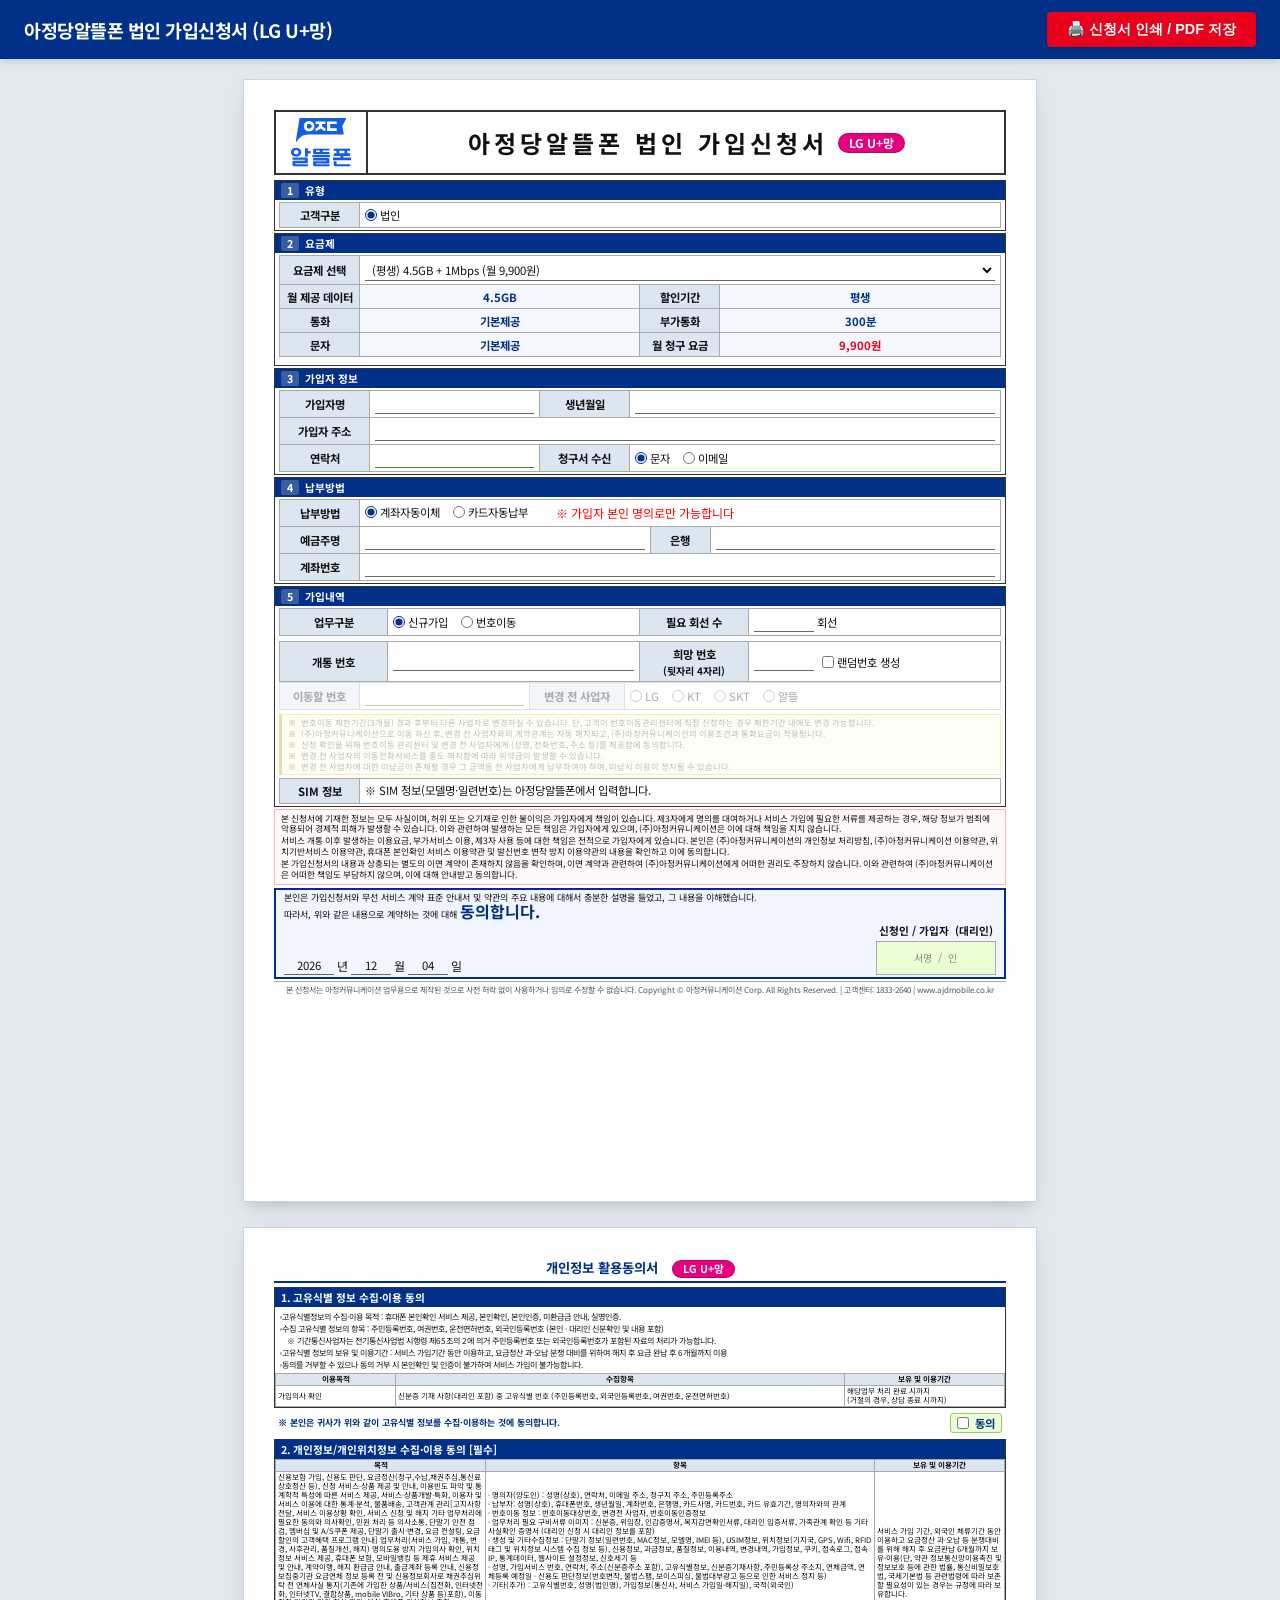
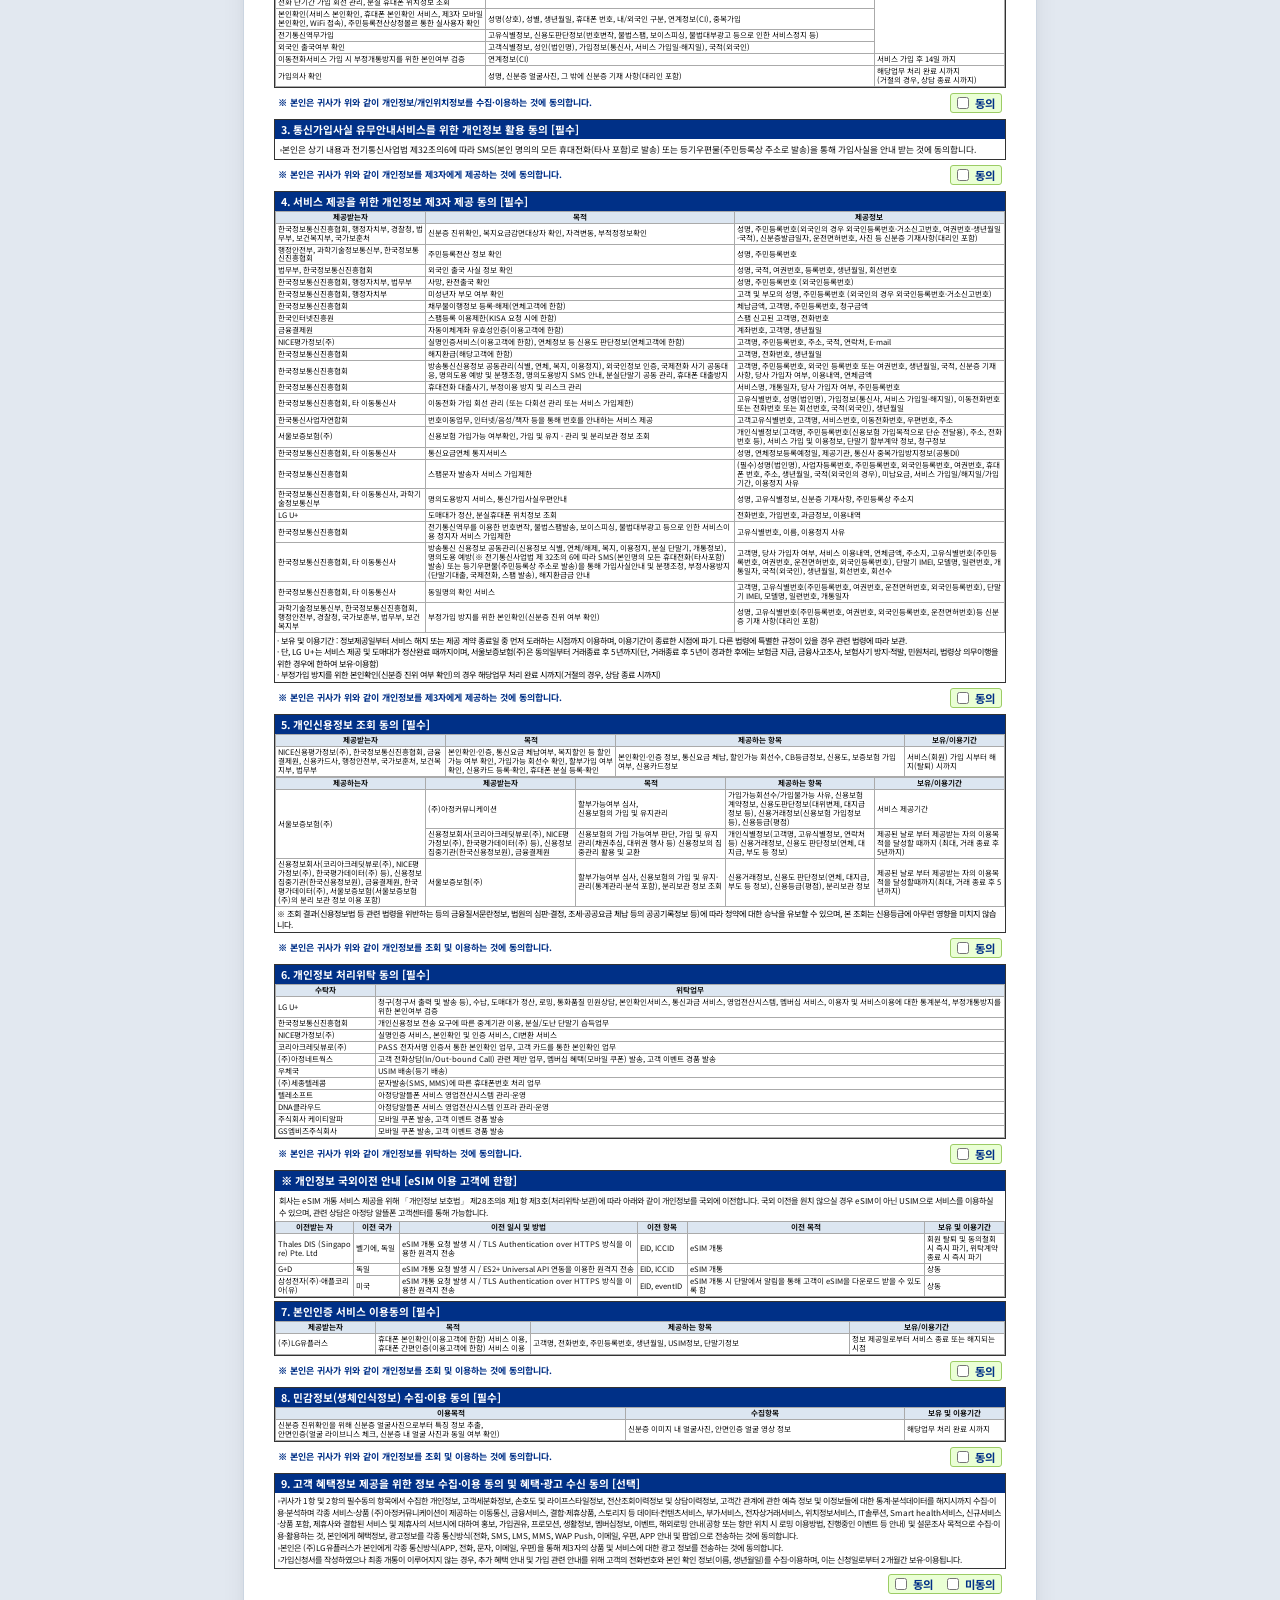
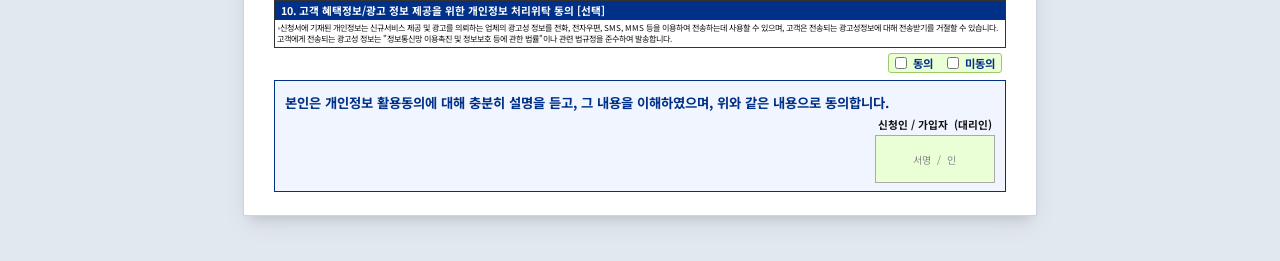
<file: LG_corp.html>
<!DOCTYPE html>
<html lang="ko">
<head>
<meta charset="UTF-8">
<meta name="viewport" content="width=device-width, initial-scale=1.0">
<meta name="robots" content="noindex, nofollow">
<title>아정당알뜰폰 법인 가입신청서 (LG U+망)</title>
<link rel="stylesheet" href="style.css">
</head>
<body data-network="lg">
  <!-- 상단 바 (화면 전용) -->
  <div class="top-bar no-print">
    <div class="top-bar-brand">
      <h1>아정당알뜰폰 법인 가입신청서 (LG U+망)</h1>
    </div>
    <button class="btn-print" onclick="validateAndPrint()">🖨️ 신청서 인쇄 / PDF 저장</button>
  </div>

  <div class="document-container">

<!-- ── 필수항목 미입력 모달 ── -->
<div id="validModal">
  <div class="modal-box">
    <div class="modal-title">⚠️ 필수 항목을 확인해 주세요</div>
    <ul class="modal-list" id="errorList"></ul>
    <button class="modal-btn" onclick="closeModal()">확인 후 수정하기</button>
  </div>
</div>


<!-- ══════════════════════════════════════ PAGE 1 ══ -->
<div class="page form-compact">



  <!-- 헤더 -->
  <div class="doc-header">
<div class="logo-cell">
  <div class="logo-svg-wrap">
    <svg viewBox="0 0 455 370" xmlns="http://www.w3.org/2000/svg" aria-label="아정당 알뜰폰 로고" role="img">
      <mask id="mask0_37_2" style="mask-type:luminance" maskUnits="userSpaceOnUse" x="0" y="225" width="151" height="145">
        <path d="M105.9 293.3V229.8H127.5V250.8H150.2V270.2H127.5V293.3H105.9ZM28.2 369.8C22.9 369.8 18.8 368.1 15.8 364.8C12.8 361.5 11.3 357.5 11.3 352.7V325.1H105.9V317.6H11.3V299.2H116C119.6 299.2 122.4 300.3 124.4 302.5C126.4 304.5 127.5 307.2 127.5 310.7V342.3H32.9V350.4H128.9V369.8H28.2ZM39 225C44.8 225 50 225.9 54.6 227.8C59.3 229.5 63.3 231.8 66.9 234.9C70.3 238 73 241.6 74.9 245.8C77 249.9 78 254.4 78 259.4C78 264.3 77 268.9 74.9 273.1C73 277.2 70.3 280.8 66.9 283.9C63.3 286.9 59.3 289.3 54.6 291C50 292.7 44.8 293.6 39 293.6C33.2 293.6 27.9 292.7 23.2 291C18.6 289.3 14.5 286.9 11 283.9C7.5 280.8 4.80001 277.2 2.90001 273.1C1.00001 268.9 0 264.3 0 259.4C0 254.4 1.00001 249.9 2.90001 245.8C4.90001 241.6 7.5 238 11 234.9C14.5 231.8 18.6 229.5 23.2 227.8C27.9 225.9 33.2 225 39 225ZM39 242.8C33.9 242.8 29.7 244.3 26.4 247.4C23.2 250.5 21.6 254.4 21.6 259.4C21.6 264.3 23.2 268.3 26.4 271.3C29.7 274.3 33.8 275.8 39 275.8C44.2 275.8 48.4 274.3 51.6 271.3C54.8 268.3 56.4 264.3 56.4 259.4C56.4 254.4 54.8 250.5 51.6 247.4C48.4 244.3 44.2 242.8 39 242.8Z" fill="white"/>
      </mask>
      <g mask="url(#mask0_37_2)">
        <path d="M0.0159912 225.012H150.42V369.762H0.0159912V225.012Z" fill="#145CE6"/>
      </g>
      <mask id="mask1_37_2" style="mask-type:luminance" maskUnits="userSpaceOnUse" x="160" y="229" width="139" height="141">
        <path d="M184.5 369.8C179.2 369.8 175.1 368.1 172.1 364.8C169.1 361.5 167.6 357.5 167.6 352.7V328.1H269.7V322H167.6V304.1H279.9C283.4 304.1 286.2 305.2 288.3 307.3C290.3 309.4 291.3 312.1 291.3 315.5V344.6H189.2V351H292.8V369.8H184.5ZM189.2 257.4H218.7V247.1H189.2V257.4ZM240.2 257.4H291.3V274.7H179.2C175.6 274.7 172.8 273.7 170.6 271.7C168.6 269.6 167.6 266.8 167.6 263.3V241.3C167.6 237.9 168.6 235.1 170.6 233.1C172.8 230.9 175.6 229.9 179.2 229.9H291.3V247.1H240.2V257.4ZM298.7 298.3H160.2V281H298.7V298.3Z" fill="white"/>
      </mask>
      <g mask="url(#mask1_37_2)">
        <path d="M160.168 229.853H298.73V369.498H160.168V229.853Z" fill="#145CE6"/>
      </g>
      <mask id="mask2_37_2" style="mask-type:luminance" maskUnits="userSpaceOnUse" x="36" y="0" width="383" height="180">
        <path d="M414.7 0H70.3002C67.3002 0 64.7002 2.20001 64.2002 5.10001L36.3002 176.2C35.7002 179.7 41.6002 181.5 43.4002 178.4C62.4002 145.4 89.2002 124.5 134.7 124.5H396C398.6 124.5 400.5 122.2 400 119.7L388.6 62.2L418.3 5.90001C419.7 3.20001 417.8 0 414.7 0ZM137.8 101.4C115.7 101.4 97.8002 83.8 97.8002 62.2C97.8002 40.6 115.7 23.1 137.8 23.1C159.8 23.1 177.7 40.6 177.7 62.2C177.7 83.8 159.8 101.4 137.8 101.4ZM260.6 46.2H236.1V62.2C238.4 65.9 243 69.8 247.4 72.5C250 74.2 255.1 77.4 260.6 78.3V98.4H259.3C249.4 98.4 232.2 88.4 223.8 80.3C215.3 88.4 198.2 98.4 188.3 98.4H186.9V78.3C192.5 77.4 197.5 74.2 200.2 72.5C204.5 69.8 209.2 65.9 211.4 62.3L211.5 46.2H186.9V26.1H260.6V46.2ZM346.7 46.2H297.5V78.3H346.7V98.4H272.9V26.1H346.7V46.2Z" fill="white"/>
      </mask>
      <g mask="url(#mask2_37_2)">
        <path d="M32.4919 -3.73804H422.873V183.762H32.4919V-3.73804Z" fill="#145CE6"/>
      </g>
      <mask id="mask3_37_2" style="mask-type:luminance" maskUnits="userSpaceOnUse" x="118" y="43" width="40" height="39">
        <path d="M137.8 81.3C148.5 81.3 157.2 72.8 157.2 62.2C157.2 51.7 148.5 43.2 137.8 43.2C127 43.2 118.3 51.7 118.3 62.2C118.3 72.8 127 81.3 137.8 81.3Z" fill="white"/>
      </mask>
      <g mask="url(#mask3_37_2)">
        <path d="M32.4918 -3.73804H422.873V183.762H32.4918V-3.73804Z" fill="#145CE6"/>
      </g>
      <mask id="mask4_37_2" style="mask-type:luminance" maskUnits="userSpaceOnUse" x="316" y="229" width="139" height="141">
        <path d="M323.9 352.7V327.2H345.5V350.4H448.4V369.8H340.8C335.5 369.8 331.4 368.1 328.4 364.8C325.4 361.5 323.9 357.5 323.9 352.6M396.5 287.5V300.4H455V319.7H316.5V300.4H374.9V287.5H323.9V268.1H344.8V249.2H323.9V229.9H447.6V249.2H426.7V268.1H447.6V287.5H396.5ZM366.4 268.1H405.1V249.2H366.4V268.1Z" fill="white"/>
      </mask>
      <g mask="url(#mask4_37_2)">
        <path d="M316.454 229.853H455.016V369.498H316.454V229.853Z" fill="#145CE6"/>
      </g>
    </svg>
  </div>
</div>
    <div class="title-cell">아정당알뜰폰 법인 가입신청서 <span class="doc-net-badge">LG U+망</span></div>
  </div>

  <!-- ① 구분 -->
  <div class="sec-wrap">
    <div class="sec-head"><span class="sec-num">1</span> 유형</div>
    <div class="sec-body">
      <table><tr>
        <td class="td-label">고객구분</td>
        <td>
          <label class="lbl"><input type="radio" name="cust_type" value="법인" checked> 법인</label>
        </td>
      </tr></table>
    </div>
  </div>

  <!-- ② 요금제 -->
  <div class="sec-wrap">
    <div class="sec-head"><span class="sec-num">2</span> 요금제</div>
    <div class="sec-body">
      <table>
        <tr>
          <td class="td-label">요금제 선택</td>
          <td colspan="3">
            <select id="planSelect" onchange="fillPlan()">
              <option value="">── 요금제를 선택하세요 ──</option>
              <optgroup label="── 무약정 평생 요금제 ──">
                <option value="life_4.5GB" selected>(평생) 4.5GB + 1Mbps (월 9,900원)</option>
              </optgroup>
            </select>
          </td>
        </tr>
        <tr>
          <td class="td-label">월 제공 데이터</td>
          <td class="td-auto" id="p_data" style="width:280px">-</td>
          <td class="td-label" style="width:80px">할인기간</td>
          <td class="td-auto" id="p_period">-</td>
        </tr>
        <tr>
          <td class="td-label">통화</td>
          <td class="td-auto" id="p_call">-</td>
          <td class="td-label">부가통화</td>
          <td class="td-auto" id="p_extra">-</td>
        </tr>
        <tr>
          <td class="td-label">문자</td>
          <td class="td-auto" id="p_sms">-</td>
          <td class="td-label">월 청구 요금</td>
          <td class="td-auto fw7 red" id="p_fee">-</td>
        </tr>
      </table>
      <div class="xs" style="color:#777;padding:2px 3px;margin-top:2px">
      </div>
    </div>
  </div>

<!-- ③ 가입자 정보 -->
<div class="sec-wrap">
  <div class="sec-head"><span class="sec-num">3</span> 가입자 정보</div>
  <div class="sec-body">
    <table class="subscriber-table">
      <colgroup>
        <col style="width:90px">
        <col style="width:170px">
        <col style="width:90px">
        <col style="width:auto">
      </colgroup>

      <tr>
        <td class="td-label">가입자명</td>
        <td><input type="text" id="inp_name" class="form-input"></td>
        <td class="td-label">생년월일</td>
        <td><input type="text" id="inp_birth" class="form-input"></td>
      </tr>

      <tr>
        <td class="td-label">가입자 주소</td>
        <td colspan="3"><input type="text" id="inp_addr" class="form-input"></td>
      </tr>

      <tr>
        <td class="td-label">연락처</td>
        <td><input type="text" id="inp_tel" class="form-input"></td>
        <td class="td-label">청구서 수신</td>
        <td class="bill-cell">
          <label class="lbl">
            <input type="radio" name="bill_method" value="문자" checked onchange="toggleBill(this.value)">
            문자
          </label>

          <label class="lbl">
            <input type="radio" name="bill_method" value="이메일" onchange="toggleBill(this.value)">
            이메일
          </label>

          <span id="billEmailWrap" class="inline-side" style="display:none;">
            <input type="text" class="line-input email-id">
            <span class="inline-mark">@</span>
            <input type="text" class="line-input email-domain">
          </span>
        </td>
      </tr>
    </table>
  </div>
</div>

  <!-- ④ 납부방법 -->
  <div class="sec-wrap">
    <div class="sec-head"><span class="sec-num">4</span> 납부방법</div>
    <div class="sec-body">
      <table>
        <tr>
          <td class="td-label">납부방법</td>
          <td colspan="3">
            <label class="lbl"><input type="radio" name="pay_type" value="계좌" checked onchange="togglePay(this.value)"> 계좌자동이체</label>
            <label class="lbl"><input type="radio" name="pay_type" value="카드" onchange="togglePay(this.value)"> 카드자동납부</label>
            <span style="color: red; font-size: 12px; margin-left: 15px;">※ 가입자 본인 명의로만 가능합니다</span>
          </td>
        </tr>
        <tr>
          <td class="td-label" id="lbl_owner">예금주명</td>
          <td><input type="text" id="inp_owner"></td>
          <td class="td-label" id="lbl_bank" style="width:60px">은행</td>
          <td><input type="text" id="inp_bank"></td>
        </tr>
        <tr>
          <td class="td-label" id="lbl_account">계좌번호</td>
          <td colspan="3"><input type="text" id="inp_account"></td>
        </tr>
        <tr id="row_expiry" style="display:none">
          <td class="td-label">유효기간</td>
          <td colspan="3"><input type="text" id="inp_expiry" placeholder="MM / YY" style="width:50px"></td>
        </tr>
      </table>
    </div>
  </div>

  <!-- ⑤ 가입내역 -->
  <div class="sec-wrap">
    <div class="sec-head"><span class="sec-num">5</span> 가입내역</div>
    <div class="sec-body">

      <!-- 업무구분 -->
      <table style="margin-bottom:5px; table-layout: fixed; width: 100%;">
        <colgroup>
          <col style="width: 15%;">
          <col style="width: 35%;">
          <col style="width: 15%;">
          <col style="width: 35%;">
        </colgroup>
        <tr>
          <td class="td-label">업무구분</td>
          <td>
            <label class="lbl"><input type="radio" name="biz_type" value="신규" checked onchange="toggleBiz(this.value)"> 신규가입</label>
            <label class="lbl"><input type="radio" name="biz_type" value="번호이동" onchange="toggleBiz(this.value)"> 번호이동</label>
          </td>
          <td class="td-label">필요 회선 수</td>
          <td><input type="text" id="inp_lines" inputmode="numeric" maxlength="4" style="width:60px"> 회선</td>
        </tr>
      </table>

      <!-- 신규가입 영역 -->
      <div id="blk_new">
        <table style="table-layout: fixed; width: 100%;">
          <colgroup>
            <col style="width: 15%;">
            <col style="width: 35%;">
            <col style="width: 15%;">
            <col style="width: 35%;">
          </colgroup>
          <tr>
            <td class="td-label">개통 번호</td>
            <td>
              <input type="text" placeholder="" style="width:100%;" disabled>
            </td>
            <td class="td-label">희망 번호<br><span class="small">(뒷자리 4자리)</span></td>
            <td>
              <div style="display: flex; align-items: center; gap: 8px;">
                <input type="text" id="inp_new_num" maxlength="4" style="width:60px; flex-shrink: 0;">
                <label class="lbl" style="margin-right:0; display:inline-flex; align-items:center; gap:3px; cursor:pointer;">
                  <input type="checkbox" id="chk_random_num"> 랜덤번호 생성
                </label>
              </div>
            </td>
          </tr>
        </table>
        <div id="new_num_notice" style="font-size:7.5pt; color:var(--accent); margin-top:4px; padding-left:5px; font-weight:500; display:none;"></div>
      </div>

<!-- 번호이동 영역 -->
<div id="blk_mnp" class="cond-off">
  <table class="mnp-table" style="margin-bottom:4px;">
    <colgroup>
      <col style="width:80px">
      <col style="width:170px">
      <col style="width:95px">
      <col style="width:auto">
    </colgroup>
    <tr>
      <td class="td-label">이동할 번호</td>
      <td><input type="text" id="inp_mnp_num" placeholder=></td>
      <td class="td-label">변경 전 사업자</td>
      <td class="carrier-cell">
        <label class="lbl"><input type="radio" name="prev_carrier" value="LG" onchange="toggleMvnoInput(this.value)"> LG</label>
        <label class="lbl"><input type="radio" name="prev_carrier" value="KT" onchange="toggleMvnoInput(this.value)"> KT</label>
        <label class="lbl"><input type="radio" name="prev_carrier" value="SKT" onchange="toggleMvnoInput(this.value)"> SKT</label>
        <label class="lbl"><input type="radio" name="prev_carrier" value="알뜰" onchange="toggleMvnoInput(this.value)"> 알뜰</label>

        <span id="mvnoNameWrap" class="inline-side" style="display:none;">
          <input type="text" class="line-input mvno-name" placeholder="사업자명">
        </span>
      </td>
    </tr>
  </table>

  <div class="notice-box">
    <div class="nr"><span class="nr-sym">※</span><span>번호이동 제한기간(3개월) 경과 후부터 다른 사업자로 변경하실 수 있습니다. 단, 고객이 번호이동관리센터에 직접 신청하는 경우 제한기간 내에도 변경 가능합니다.</span></div>
    <div class="nr"><span class="nr-sym">※</span><span>(주)아정커뮤니케이션으로 이동 하신 후, 변경 전 사업자와의 계약관계는 자동 해지되고, (주)아정커뮤니케이션의 이용조건과 통화요금이 적용됩니다.</span></div>
    <div class="nr"><span class="nr-sym">※</span><span>신청 확인을 위해 번호이동 관리센터 및 변경 전 사업자에게 (성명, 전화번호, 주소 등)를 제공함에 동의합니다.</span></div>
    <div class="nr"><span class="nr-sym">※</span><span>변경 전 사업자의 이동전화서비스를 중도 해지함에 따라 위약금이 발생할 수 있습니다.</span></div>
    <div class="nr"><span class="nr-sym">※</span><span>변경 전 사업자에 대한 미납금이 존재할 경우 그 금액을 전 사업자에게 납부하여야 하며, 미납시 이용이 정지될 수 있습니다.</span></div>
  </div>
</div>

      <!-- SIM 정보 (공통) -->
      <table class="mt3">
        <tr>
          <td class="td-label">SIM 정보</td>
          <td>※ SIM 정보(모델명·일련번호)는 아정당알뜰폰에서 입력합니다.</td>
        </tr>
      </table>

    </div>
  </div>


  <!-- 동의사항 -->
  <div class="agree-block">
    <div class="agree-row">
      <span>본 신청서에 기재한 정보는 모두 사실이며, 허위 또는 오기재로 인한 불이익은 가입자에게 책임이 있습니다. 제3자에게 명의를 대여하거나 서비스 가입에 필요한 서류를 제공하는 경우, 해당 정보가 범죄에 악용되어 경제적 피해가 발생할 수 있습니다. 이와 관련하여 발생하는 모든 책임은 가입자에게 있으며, (주)아정커뮤니케이션은 이에 대해 책임을 지지 않습니다. </span>
    </div>
    <div class="agree-row">
      <span>서비스 개통 이후 발생하는 이용요금, 부가서비스 이용, 제3자 사용 등에 대한 책임은 전적으로 가입자에게 있습니다. 본인은 (주)아정커뮤니케이션의 개인정보 처리방침, (주)아정커뮤니케이션 이용약관, 위치기반서비스 이용약관, 휴대폰 본인확인 서비스 이용약관 및 발신번호 변작 방지 이용약관의 내용을 확인하고 이에 동의합니다.
</span>
    </div>
    <div class="agree-row">
      <span>본 가입신청서의 내용과 상충되는 별도의 이면 계약이 존재하지 않음을 확인하며, 이면 계약과 관련하여 (주)아정커뮤니케이션에게 어떠한 권리도 주장하지 않습니다. 이와 관련하여 (주)아정커뮤니케이션은 어떠한 책임도 부담하지 않으며, 이에 대해 안내받고 동의합니다.</span>
    </div>
  </div>

<!-- 최종 서명 -->
<div class="sign-area compact-sign">
  <div class="sign-text">
    본인은 가입신청서와 무선 서비스 계약 표준 안내서 및 약관의 주요 내용에 대해서 충분한 설명을 들었고, 그 내용을 이해했습니다.
    <br>따라서, 위와 같은 내용으로 계약하는 것에 대해 <span class="fw7 blue" style="font-size:12pt;"> 동의합니다.</span>
  </div>

  <div class="sign-bottom" style="display:flex; justify-content:space-between; align-items:flex-end;">
    <div class="sign-date-row">
      <input type="text" class="print-year" style="width:50px"> 년
      <input type="text" class="print-month" style="width:40px"> 월
      <input type="text" class="print-day" style="width:40px"> 일
    </div>

    <div class="sign-box-wrap" style="display:flex; flex-direction:column; align-items:center;">
      <div class="sign-label" style="font-size:8pt; margin-bottom:3px; text-align:center;">
        신청인 / 가입자 &nbsp;(대리인)
      </div>
      <div class="p-sign-box" onclick="openSignatureModal()">
              <span>서명 &nbsp;/&nbsp; 인</span>
              <img class="signature-image" style="display: none;" alt="Signature">
            </div>
    </div>
  </div>
</div>

  <div class="doc-footer">
    본 신청서는 아정커뮤니케이션 업무용으로 제작된 것으로 사전 허락 없이 사용하거나 임의로 수정할 수 없습니다.
    Copyright © 아정커뮤니케이션 Corp. All Rights Reserved.&nbsp;|&nbsp;고객센터: 1833-2640&nbsp;|&nbsp;www.ajdmobile.co.kr
  </div>
</div>



  <div class="consent-doc">
    <div class="consent-page-title">개인정보 활용동의서 <span class="doc-net-badge">LG U+망</span></div>
  <div class="consent-item">
    <!-- 1 -->
<div class="sec-wrap" style="margin-bottom:3px">
  <div class="sec-head">1. 고유식별 정보 수집·이용 동의
  </div>

  <div style="font-size:6.1pt; line-height:1.45; padding:4px 4px 3px 4px;">
    ◦고유식별정보의 수집·이용 목적 : 휴대폰 본인확인 서비스 제공, 본인확인, 본인인증, 미환급금 안내, 실명인증.<br>
    ◦수집 고유식별 정보의 항목 : 주민등록번호, 여권번호, 운전면허번호, 외국인등록번호 (본인 · 대리인 신분확인 및 내용 포함)<br>
    　※ 기간통신사업자는 전기통신사업법 시행령 제65조의 2에 의거 주민등록번호 또는 외국인등록번호가 포함된 자료의 처리가 가능합니다.<br>
    ◦고유식별 정보의 보유 및 이용기간 : 서비스 가입기간 동안 이용하고, 요금정산 과·오납 분쟁 대비를 위하여 해지 후 요금 완납 후 6개월까지 이용<br>
    ◦동의를 거부할 수 있으나 동의 거부 시 본인확인 및 인증이 불가하여 서비스 가입이 불가능합니다.
  </div>

  <table class="prv-table-tight">
    <tr>
      <th style="width:120px">이용목적</th>
      <th>수집항목</th>
      <th style="width:160px">보유 및 이용기간</th>
    </tr>
    <tr>
      <td style="vertical-align:middle;">가입의사 확인</td>
      <td style="vertical-align:middle;">
        신분증 기재 사항(대리인 포함) 중 고유식별 번호
        (주민등록번호, 외국인등록번호, 여권번호, 운전면허번호)
      </td>
      <td style="vertical-align:middle;">
        해당업무 처리 완료 시까지<br>
        (거절의 경우, 상담 종료 시까지)
      </td>
    </tr>
  </table>
</div>

<div class="consent-agree" style="margin-top:1px; margin-bottom:4px;">
  <span class="fw7 blue">※ 본인은 귀사가 위와 같이 고유식별 정보를 수집·이용하는 것에 동의합니다.</span>
  <label class="lbl consent-agree-box">
    <input type="checkbox" id="chk_consent1"> <span class="fw7 blue">동의</span>
  </label>
</div>

  
  </div>
  <div class="consent-item consent-item--flow">
    <!-- 2 -->
<div class="sec-wrap" style="margin-bottom:3px">
  <div class="sec-head">2. 개인정보/개인위치정보 수집·이용 동의 [필수]</div>

  <table class="prv-table-tight">
    <thead>
    <tr>
      <th style="width:210px">목적</th>
      <th>항목</th>
      <th style="width:130px">보유 및 이용기간</th>
    </tr>
    </thead>

    <tr>
      <td style="vertical-align:middle;">
        신용보험 가입, 신용도 판단, 요금정산(청구,수납,채권추심,통신료 상호정산 등), 신청 서비스·상품 제공 및 안내, 이용빈도 파악 및 통계학적 특성에 따른 서비스 제공, 서비스·상품개발·특화, 이용자 및 서비스 이용에 대한 통계·분석, 물품배송, 고객관계 관리[고지사항 전달, 서비스 이용상황 확인, 서비스 신청 및 해지 기타 업무처리에 필요한 동의와 의사확인, 민원 처리 등 의사소통, 단말기 안전 점검, 멤버십 및 A/S쿠폰 제공, 단말기 출시·변경, 요금 컨설팅, 요금할인의 고객혜택 프로그램 안내] 업무처리(서비스 가입, 개통, 변경, 사후관리, 품질개선, 해지) 명의도용 방지 가입의사 확인, 위치정보 서비스 제공, 휴대폰 보험, 모바일뱅킹 등 제휴 서비스 제공 및 안내, 계약이행, 해지 환급금 안내, 출금계좌 등록 안내, 신용정보집중기관 요금연체 정보 등록 전 및 신용정보회사로 채권추심위탁 전 연체사실 통지(기존에 가입한 상품/서비스(집전화, 인터넷전화, 인터넷TV, 결합상품, mobile VIBro, 기타 상품 등)포함), 이동전화 단기간 가입 회선 관리, 분실 휴대폰 위치정보 조회
      </td>
      <td style="vertical-align:middle;">
        · 명의자(양도인) : 성명(상호), 연락처, 이메일 주소, 청구지 주소, 주민등록주소<br>
        · 납부자: 성명(상호), 휴대폰번호, 생년월일, 계좌번호, 은행명, 카드사명, 카드번호, 카드 유효기간, 명의자와의 관계<br>
        · 번호이동 정보 : 번호이동대상번호, 변경전 사업자, 번호이동인증정보<br>
        · 업무처리 필요 구비서류 이미지 : 신분증, 위임장, 인감증명서, 복지감면확인서류, 대리인 입증서류, 가족관계 확인 등 기타 사실확인 증명서 (대리인 신청 시 대리인 정보를 포함)<br>
        · 생성 및 기타수집정보 : 단말기 정보(일련번호, MAC정보, 모델명, IMEI 등), USIM정보, 위치정보(기지국, GPS, Wifi, RFID 태그 및 위치정보 시스템 수집 정보 등), 신용정보, 과금정보, 품질정보, 이용내역, 변경내역, 가입정보, 쿠키, 접속로그, 접속 IP, 통계데이터, 웹사이트 설정정보, 신호세기 등<br>
        · 성명, 가입서비스 번호, 연락처, 주소(신분증주소 포함), 고유식별정보, 신분증기재사항, 주민등록상 주소지, 연체금액, 연체등록 예정일
        · 신용도 판단정보(번호변작, 불법스팸, 보이스피싱, 불법대부광고 등으로 인한 서비스 정지 등)<br>
        · 기타(추가) : 고유식별번호, 성명(법인명), 가입정보(통신사, 서비스 가입일·해지일), 국적(외국인)
      </td>
      <td rowspan="4" style="vertical-align: middle;">
        서비스 가입 기간, 외국인 체류기간 동안 이용하고 요금정산 과·오납 등 분쟁대비를 위해 해지 후 요금완납 6개월까지 보유·이용(단, 약관 정보통신망이용촉진 및 정보보호 등에 관한 법률, 통신비밀보호법, 국세기본법 등 관련법령에 따라 보존할 필요성이 있는 경우는 규정에 따라 보유합니다.
      </td>
    </tr>

    <tr>
      <td style="vertical-align:middle;">본인확인(서비스 본인확인, 휴대폰 본인확인 서비스, 제3자 모바일 본인확인, WiFi 접속), 주민등록전산상정볼르 통한 실사용자 확인</td>
      <td style="vertical-align:middle;">성명(상호), 성별, 생년월일, 휴대폰 번호, 내/외국인 구분, 연계정보(CI), 중복가입</td>
    </tr>

    <tr>
      <td style="vertical-align:middle;">전기통신역무가입</td>
      <td style="vertical-align:middle;">고유식별정보, 신용도판단정보(번호변작, 불법스팸, 보이스피싱, 불법대부광고 등으로 인한 서비스정지 등)</td>
    </tr>

    <tr>
      <td style="vertical-align:middle;">외국인 출국여부 확인</td>
      <td style="vertical-align:middle;">고객식별정보, 성인(법인명), 가입정보(통신사, 서비스 가입일·해지일), 국적(외국인)</td>
    </tr>

    <tr>
      <td style="vertical-align:middle;">이동전화서비스 가입 시 부정개통방지를 위한 본인여부 검증</td>
      <td style="vertical-align:middle;">연계정보(CI)</td>
      <td style="vertical-align:middle;">서비스 가입 후 14일 까지</td>
    </tr>

    <tr>
      <td style="vertical-align:middle;">가입의사 확인</td>
      <td style="vertical-align:middle;">성명, 신분증 얼굴사진, 그 밖에 신분증 기재 사항(대리인 포함)</td>
      <td style="vertical-align:middle;">해당업무 처리 완료 시까지<br>(거절의 경우, 상담 종료 시까지)</td>
    </tr>
  </table>
</div>

<div class="consent-agree" style="margin-top:1px; margin-bottom:4px;">
  <span class="fw7 blue">※ 본인은 귀사가 위와 같이 개인정보/개인위치정보를 수집·이용하는 것에 동의합니다.</span>
  <label class="lbl consent-agree-box">
    <input type="checkbox" id="chk_consent2"> <span class="fw7 blue">동의</span>
  </label>
</div>

  
  </div>
  <div class="consent-item">
    <!-- 3 -->
  <div class="sec-wrap" style="margin-bottom:3px">
    <div class="sec-head">3. 통신가입사실 유무안내서비스를 위한 개인정보 활용 동의 [필수]</div>
  <div style="font-size:6.5pt; line-height:1.45; padding:4px 4px 3px 4px;">
    ◦본인은 상기 내용과 전기통신사업법 제32조의6에 따라 SMS(본인 명의의 모든 휴대전화(타사 포함)로 발송) 또는 등기우편물(주민등록상 주소로 발송)을 통해 가입사실을 안내 받는 것에 동의합니다.
  </div>
</div>

<div class="consent-agree" style="margin-top:1px; margin-bottom:4px;">
  <span class="fw7 blue">※ 본인은 귀사가 위와 같이 개인정보를 제3자에게 제공하는 것에 동의합니다.</span>
  <label class="lbl consent-agree-box">
    <input type="checkbox" id="chk_consent3"> <span class="fw7 blue">동의</span>
  </label>
</div>

  
  </div>
  <div class="consent-item consent-item--flow">
    <!-- 4 -->
  <div class="sec-wrap" style="margin-bottom:3px">
    <div class="sec-head">4. 서비스 제공을 위한 개인정보 제3자 제공 동의 [필수]</div>
    <table class="prv-table-tight">
      <thead>
      <tr>
        <th style="width:150px">제공받는자</th>
        <th>목적</th>
        <th style="width:270px">제공정보</th>
      </tr>
      </thead>
    <tr>
      <td style="vertical-align:middle;">한국정보통신진흥협회, 행정자치부, 경찰청, 법무부, 보건복지부, 국가보훈처</td>
      <td style="vertical-align:middle;">신분증 진위확인, 복지요금감면대상자 확인, 자격변동, 부적정정보확인</td>
      <td style="vertical-align:middle;">성명, 주민등록번호(외국인의 경우 외국인등록번호·거소신고번호, 여권번호·생년월일·국적), 신분증발급일자, 운전면허번호, 사진 등 신분증 기재사항(대리인 포함)</td>
    </tr>
    <tr>
      <td style="vertical-align:middle;">행정안전부, 과학기술정보통신부, 한국정보통신진흥협회</td>
      <td style="vertical-align:middle;">주민등록전산 정보 확인</td>
      <td style="vertical-align:middle;">성명, 주민등록번호</td>
    </tr>
    <tr>
      <td style="vertical-align:middle;">법무부, 한국정보통신진흥협회</td>
      <td style="vertical-align:middle;">외국인 출국 사실 정보 확인</td>
      <td style="vertical-align:middle;">성명, 국적, 여권번호, 등록번호, 생년월일, 회선번호</td>
    </tr>
    <tr>
      <td style="vertical-align:middle;">한국정보통신진흥협회, 행정자치부, 법무부</td>
      <td style="vertical-align:middle;">사망, 완전출국 확인</td>
      <td style="vertical-align:middle;">성명, 주민등록번호 (외국인등록번호)</td>
    </tr>
    <tr>
      <td style="vertical-align:middle;">한국정보통신진흥협회, 행정자치부</td>
      <td style="vertical-align:middle;">미성년자 부모 여부 확인</td>
      <td style="vertical-align:middle;">고객 및 부모의 성명, 주민등록번호 (외국인의 경우 외국인등록번호·거소신고번호)</td>
    </tr>
    <tr>
      <td style="vertical-align:middle;">한국정보통신진흥협회</td>
      <td style="vertical-align:middle;">채무불이행정보 등록·해제(연체고객에 한함)</td>
      <td style="vertical-align:middle;">체납금액, 고객명, 주민등록번호, 청구금액</td>
    </tr>
    <tr>
      <td style="vertical-align:middle;">한국인터넷진흥원</td>
      <td style="vertical-align:middle;">스팸등록 이용제한(KISA 요청 시에 한함)</td>
      <td style="vertical-align:middle;">스팸 신고된 고객명, 전화번호</td>
    </tr>
    <tr>
      <td style="vertical-align:middle;">금융결제원</td>
      <td style="vertical-align:middle;">자동이체계좌 유효성인증(이용고객에 한함)</td>
      <td style="vertical-align:middle;">계좌번호, 고객명, 생년월일</td>
    </tr>
    <tr>
      <td style="vertical-align:middle;">NICE평가정보(주)</td>
      <td style="vertical-align:middle;">실명인증서비스(이용고객에 한함), 연체정보 등 신용도 판단정보(연체고객에 한함)</td>
      <td style="vertical-align:middle;">고객명, 주민등록번호, 주소, 국적, 연락처, E-mail</td>
    </tr>
    <tr>
      <td style="vertical-align:middle;">한국정보통신진흥협회</td>
      <td style="vertical-align:middle;">해지환급(해당고객에 한함)</td>
      <td style="vertical-align:middle;">고객명, 전화번호, 생년월일</td>
    </tr>
    <tr>
      <td style="vertical-align:middle;">한국정보통신진흥협회</td>
      <td style="vertical-align:middle;">방송통신신용정보 공동관리(식별, 연체, 복지, 이용정지), 외국인정보 인증, 국제전화 사기 공동대응, 명의도용 예방 및 분쟁조정, 명의도용방지 SMS 안내, 분실단말기 공동 관리, 휴대폰 대출방지</td>
      <td style="vertical-align:middle;">고객명, 주민등록번호, 외국인 등록번호 또는 여권번호, 생년월일, 국적, 신분증 기재사항, 당사 가입자 여부, 이용내역, 연체금액</td>
    </tr>
    <tr>
      <td style="vertical-align:middle;">한국정보통신진흥협회</td>
      <td style="vertical-align:middle;">휴대전화 대출사기, 부정이용 방지 및 리스크 관리</td>
      <td style="vertical-align:middle;">서비스명, 개통일자, 당사 가입자 여부, 주민등록번호</td>
    </tr>
    <tr>
      <td style="vertical-align:middle;">한국정보통신진흥협회, 타 이동통신사</td>
      <td style="vertical-align:middle;">이동전화 가입 회선 관리 (또는 다회선 관리 또는 서비스 가입제한)</td>
      <td style="vertical-align:middle;">고유식별번호, 성명(법인명), 가입정보(통신사, 서비스 가입일·해지일), 이동전화번호 또는 전화번호 또는 회선번호, 국적(외국인), 생년월일</td>
    </tr>
    <tr>
      <td style="vertical-align:middle;">한국통신사업자연합회</td>
      <td style="vertical-align:middle;">번호이동업무, 인터넷/음성/책자 등을 통해 번호를 안내하는 서비스 제공</td>
      <td style="vertical-align:middle;">고객고유식별번호, 고객명, 서비스번호, 이동전화번호, 우편번호, 주소</td>
    </tr>
    <tr>
      <td style="vertical-align:middle;">서울보증보험(주)</td>
      <td style="vertical-align:middle;">신용보험 가입가능 여부확인, 가입 및 유지 · 관리 및 분리보관 정보 조회</td>
      <td style="vertical-align:middle;">개인식별정보(고객명, 주민등록번호(신용보험 가입목적으로 단순 전달용), 주소, 전화번호 등), 서비스 가입 및 이용정보, 단말기 할부계약 정보, 청구정보</td>
    </tr>
    <tr>
      <td style="vertical-align:middle;">한국정보통신진흥협회, 타 이동통신사</td>
      <td style="vertical-align:middle;">통신요금연체 통지서비스</td>
      <td style="vertical-align:middle;">성명, 연체정보등록예정일, 제공기관, 통신사 중복가입방지정보(공통DI)</td>
    </tr>
    <tr>
      <td style="vertical-align:middle;">한국정보통신진흥협회</td>
      <td style="vertical-align:middle;">스팸문자 발송자 서비스 가입제한</td>
      <td style="vertical-align:middle;">(필수)성명(법인명), 사업자등록번호, 주민등록번호, 외국인등록번호, 여권번호, 휴대폰 번호, 주소, 생년월일, 국적(외국인의 경우), 미납요금, 서비스 가입일/해지일/가입기간, 이용정지 사유</td>
    </tr>
    <tr>
      <td style="vertical-align:middle;">한국정보통신진흥협회, 타 이동통신사, 과학기술정보통신부</td>
      <td style="vertical-align:middle;">명의도용방지 서비스, 통신가입사실우편안내</td>
      <td style="vertical-align:middle;">성명, 고유식별정보, 신분증 기재사항, 주민등록상 주소지</td>
   </tr>
   <tr>
    <td style="vertical-align:middle;">LG U+</td>
    <td style="vertical-align:middle;">도매대가 정산, 분실휴대폰 위치정보 조회</td>
    <td style="vertical-align:middle;">전화번호, 가입번호, 과금정보, 이용내역</td>
  </tr>
  <tr>
    <td style="vertical-align:middle;">한국정보통신진흥협회</td>
    <td style="vertical-align:middle;">전기통신역무를 이용한 번호변작, 불법스팸발송, 보이스피싱, 불법대부광고 등으로 인한 서비스이용 정지자 서비스 가입제한</td>
    <td style="vertical-align:middle;">고유식별번호, 이름, 이용정지 사유</td>
  </tr>
  <tr>
    <td style="vertical-align:middle;">한국정보통신진흥협회, 타 이동통신사</td>
    <td style="vertical-align:middle;">방송통신 신용정보 공동관리(신용정보 식별, 연체/해제, 복지, 이용정지, 분실 단말기, 개통정보), 명의도용 예방(※ 전기통신사업법 제 32조의 6에 따라 SMS(본인명의 모든 휴대전화(타사포함) 발송) 또는 등기우편물(주민등록상 주소로 발송)을 통해 가입사실안내 및 분쟁조정, 부정사용방지(단말기대출, 국제전화, 스팸 발송), 해지환급금 안내</td>
    <td style="vertical-align:middle;">고객명, 당사 가입자 여부, 서비스 이용내역, 연체금액, 주소지, 고유식별번호(주민등록번호, 여권번호, 운전면허번호, 외국인등록번호), 단말기 IMEI, 모델명, 일련번호, 개통일자, 국적(외국인), 생년월일, 회선번호, 회선수</td>
  </tr>
  <tr>
    <td style="vertical-align:middle;">한국정보통신진흥협회, 타 이동통신사</td>
    <td style="vertical-align:middle;">동일명의 확인 서비스</td>
    <td style="vertical-align:middle;">고객명, 고유식별번호(주민등록번호, 여권번호, 운전면허번호, 외국인등록번호), 단말기 IMEI, 모델명, 일련번호, 개통일자</td>
  </tr>
  <tr>
    <td style="vertical-align:middle;">과학기술정보통신부, 한국정보통신진흥협회, 행정안전부, 경찰청, 국가보훈부, 법무부, 보건복지부</td>
    <td style="vertical-align:middle;">부정가입 방지를 위한 본인확인(신분증 진위 여부 확인)</td>
    <td style="vertical-align:middle;">성명, 고유식별번호(주민등록번호, 여권번호, 외국인등록번호, 운전면허번호)등 신분증 기재 사항(대리인 포함)</td>
  </tr>
    </table>
<div class="consent-note-block" style="font-size:6.1pt; line-height:1.4; color:#000; padding:2px 2px 2px 2px;">
  · 보유 및 이용기간 : 정보제공일부터 서비스 해지 또는 제공 계약 종료일 중 먼저 도래하는 시점까지 이용하며,   이용기간이 종료한 시점에 파기. 다른 법령에 특별한 규정이 있을 경우 관련 법령에 따라 보관.<br>
  · 단, LG U+는 서비스 제공 및 도매대가 정산완료 때까지이며, 서울보증보험(주)은 동의일부터 거래종료 후 5년까지(단, 거래종료 후 5년이 경과한 후에는 보험금 지급, 금융사고조사, 보험사기 방지·적발, 민원처리, 법령상 의무이행을 위한 경우에 한하여 보유·이용함)<br>
  · 부정가입 방지를 위한 본인확인(신분증 진위 여부 확인)의 경우 해당업무 처리 완료 시까지(거절의 경우, 상담 종료 시까지)
</div>
  </div>

<div class="consent-agree" style="margin-top:1px; margin-bottom:4px;">
  <span class="fw7 blue">※ 본인은 귀사가 위와 같이 개인정보를 제3자에게 제공하는 것에 동의합니다.</span>
  <label class="lbl consent-agree-box">
    <input type="checkbox" id="chk_consent4"> <span class="fw7 blue">동의</span>
  </label>
</div>

  
  </div>
  <div class="consent-item consent-page-break">
    <!-- 5 -->
  <div class="sec-wrap" style="margin-bottom:3px">
    <div class="sec-head">5. 개인신용정보 조회 동의 [필수]</div>
    <table class="prv-table-tight">
      <tr>
        <th style="width:170px">제공받는자</th>
        <th style="width:170px">목적</th>
        <th>제공하는 항목</th>
        <th style="width:100px">보유/이용기간</th>
      </tr>
      <tr>
   <td style="vertical-align:middle;">NICE신용평가정보(주), 한국정보통신진흥협회, 금융결제원, 신용카드사, 행정안전부, 국가보훈처, 보건복지부, 법무부</td>
   <td style="vertical-align:middle;">본인확인·인증, 통신요금 체납여부, 복지할인 등 할인 가능 여부 확인, 가입가능 회선수 확인, 할부가입 여부 확인, 신용카드 등록·확인, 휴대폰 분실 등록·확인</td>
   <td style="vertical-align:middle;">본인확인·인증 정보, 통신요금 체납, 할인가능 회선수, CB등급정보, 신용도, 보증보험 가입 여부, 신용카드정보</td>
   <td style="vertical-align:middle;">서비스(회원) 가입 시부터 해지(탈퇴) 시까지</td>
      </tr>
    </table>

    <table class="prv-table-tight">
      <tr>
        <th style="width:150px">제공하는자</th>
        <th style="width:150px">제공받는자</th>
        <th style="width:150px">목적</th>
        <th>제공하는 항목</th>
        <th style="width:130px">보유/이용기간</th>
      </tr>
      <tr>
   <td rowspan="2" style="vertical-align: middle;">서울보증보험(주)</td>
   <td style="vertical-align:middle;">(주)아정커뮤니케이션</td>
   <td style="vertical-align:middle;">할부가능여부 심사,<br>신용보험의 가입 및 유지관리</td>
   <td style="vertical-align:middle;">가입가능회선수/가입불가능 사유, 신용보험 계약정보, 신용도판단정보(대위변제, 대지급정보 등), 신용거래정보(신용보험 가입정보 등), 신용등급(평점)</td>
   <td style="vertical-align:middle;">서비스 제공기간</td>
      </tr>
      <tr>
   <td style="vertical-align:middle;">신용정보회사(코리아크레딧뷰로(주), NICE평가정보(주), 한국평가데이터(주) 등), 신용정보집중기관(한국신용정보원), 금융결제원</td>
   <td style="vertical-align:middle;">신용보험의 가입 가능여부 판단, 가입 및 유지관리(채권추심, 대위권 행사 등) 신용정보의 집중관리 활용 및 교환</td>
   <td style="vertical-align:middle;">개인식별정보(고객명, 고유식별정보, 연락처 등) 신용거래정보, 신용도 판단정보(연체, 대지급, 부도 등 정보)</td>
   <td style="vertical-align:middle;">제공된 날로 부터 제공받는 자의 이용목적을 달성할 때까지 (최대, 거래 종료 후 5년까지)</td>
      </tr>
  <tr>
    <td style="vertical-align:middle;">신용정보회사(코리아크레딧뷰로(주), NICE평가정보(주), 한국평가데이터(주) 등), 신용정보집중기관(한국신용정보원), 금융결제원, 한국평가데이터(주), 서울보증보험(서울보증보험(주)의 분리 보관 정보 이용 포함)</td>
    <td style="vertical-align:middle;">서울보증보험(주)</td>
    <td style="vertical-align:middle;">할부가능여부 심사, 신용보험의 가입 및 유지·관리(통계관리·분석 포함), 분리보관 정보 조회</td>
    <td style="vertical-align:middle;">신용거래정보, 신용도 판단정보(연체, 대지급, 부도 등 정보), 신용등급(평점), 분리보관 정보</td>
    <td style="vertical-align:middle;">제공된 날로 부터 제공받는 자의 이용목적을 달성할때까지(최대, 거래 종료 후 5년까지)</td>
  </tr>
  </table>
<div style="font-size:6.1pt; line-height:1.4; color:#000; padding:1px 2px 2px 2px;">
  ※ 조회 결과(신용정보법 등 관련 법령을 위반하는 등의 금융질서문란정보, 법원의 심판·결정, 조세·공공요금 체납 등의 공공기록정보 등)에 따라 청약에 대한 승낙을 유보할 수 있으며, 본 조회는 신용등급에 아무런 영향을 미치지 않습니다.
</div>
</div>

<div class="consent-agree" style="margin-top:1px; margin-bottom:4px;">
  <span class="fw7 blue">※ 본인은 귀사가 위와 같이 개인정보를 조회 및 이용하는 것에 동의합니다.</span>
  <label class="lbl consent-agree-box">
    <input type="checkbox" id="chk_consent5"><span class="fw7 blue">동의</span>
  </label>
</div>

  
  </div>
  <div class="consent-item">
    <!-- 6 -->
  <div class="sec-wrap" style="margin-bottom:3px">
    <div class="sec-head">6. 개인정보 처리위탁 동의 [필수]</div>
    <table class="prv-table-tight">
      <tr>
        <th style="width:100px">수탁자</th>
        <th>위탁업무</th>
      </tr>
      <tr>
   <td style="vertical-align:middle;">LG U+</td>
   <td style="vertical-align:middle;">청구(청구서 출력 및 발송 등), 수납, 도매대가 정산, 로밍, 통화품질 민원상담, 본인확인서비스, 통신과금 서비스, 영업전산시스템, 멤버십 서비스, 이용자 및 서비스이용에 대한 통계분석, 부정개통방지를 위한 본인여부 검증</td>
      </tr>
      <tr>
   <td style="vertical-align:middle;">한국정보통신진흥협회</td>
   <td style="vertical-align:middle;">개인신용정보 전송 요구에 따른 중계기관 이용, 분실/도난 단말기 습득업무</td>
      </tr>
      <tr>
   <td style="vertical-align:middle;">NICE평가정보(주)</td>
   <td style="vertical-align:middle;">실명인증 서비스, 본인확인 및 인증 서비스, CI변환 서비스</td>
      </tr>
      <tr>
   <td style="vertical-align:middle;">코리아크레딧뷰로(주)</td>
   <td style="vertical-align:middle;">PASS 전자서명 인증서 통한 본인확인 업무, 고객 카드를 통한 본인확인 업무</td>
      </tr>
      <tr>
   <td style="vertical-align:middle;">(주)아정네트웍스</td>
   <td style="vertical-align:middle;">고객 전화상담(In/Out-bound Call) 관련 제반 업무, 멤버십 혜택(모바일 쿠폰) 발송, 고객 이벤트 경품 발송</td>
      </tr>
      <tr>
   <td style="vertical-align:middle;">우체국</td>
   <td style="vertical-align:middle;">USIM 배송(등기 배송)</td>
      </tr>
      <tr>
   <td style="vertical-align:middle;">(주)세종텔레콤</td>
   <td style="vertical-align:middle;">문자발송(SMS, MMS)에 따른 휴대폰번호 처리 업무</td>
      </tr>
      <tr>
   <td style="vertical-align:middle;">텔레소프트</td>
   <td style="vertical-align:middle;">아정당알뜰폰 서비스 영업전산시스템 관리·운영</td>
      </tr>
      <tr>
   <td style="vertical-align:middle;">DNA클라우드</td>
   <td style="vertical-align:middle;">아정당알뜰폰 서비스 영업전산시스템 인프라 관리·운영</td>
      </tr>
      <tr>
   <td style="vertical-align:middle;">주식회사 케이티알파</td>
   <td style="vertical-align:middle;">모바일 쿠폰 발송, 고객 이벤트 경품 발송</td>
      </tr>
      <tr>
   <td style="vertical-align:middle;">GS엠비즈주식회사</td>
   <td style="vertical-align:middle;">모바일 쿠폰 발송, 고객 이벤트 경품 발송</td>
      </tr>
  </table>
</div>

<div class="consent-agree" style="margin-top:1px; margin-bottom:4px;">
  <span class="fw7 blue">※ 본인은 귀사가 위와 같이 개인정보를 위탁하는 것에 동의합니다.</span>
  <label class="lbl consent-agree-box">
    <input type="checkbox" id="chk_consent6"> <span class="fw7 blue">동의</span>
  </label>
</div>

  
  </div>
  <div class="consent-item consent-item--flow">
    <!-- 개인정보 국외이전 안내 (eSIM 조건부 · 고지 전용, 동의 체크 없음) -->
  <div class="sec-wrap" style="margin-bottom:3px">
    <div class="sec-head">※ 개인정보 국외이전 안내 [eSIM 이용 고객에 한함]</div>
    <div style="font-size:6.1pt; line-height:1.45; padding:4px 4px 3px 4px;">
      회사는 eSIM 개통 서비스 제공을 위해 「개인정보 보호법」 제28조의8 제1항 제3호(처리위탁·보관)에 따라 아래와 같이 개인정보를 국외에 이전합니다. 국외 이전을 원치 않으실 경우 eSIM이 아닌 USIM으로 서비스를 이용하실 수 있으며, 관련 상담은 아정당 알뜰폰 고객센터를 통해 가능합니다.
    </div>
    <table class="prv-table-tight">
      <tr>
        <th style="width:78px">이전받는 자</th>
        <th style="width:46px">이전 국가</th>
        <th>이전 일시 및 방법</th>
        <th style="width:50px">이전 항목</th>
        <th>이전 목적</th>
        <th style="width:80px">보유 및 이용기간</th>
      </tr>
      <tr>
        <td style="vertical-align:middle;">Thales DIS (Singapore) Pte. Ltd</td>
        <td style="vertical-align:middle;">벨기에, 독일</td>
        <td style="vertical-align:middle;">eSIM 개통 요청 발생 시 / TLS Authentication over HTTPS 방식을 이용한 원격지 전송</td>
        <td style="vertical-align:middle;">EID, ICCID</td>
        <td style="vertical-align:middle;">eSIM 개통</td>
        <td style="vertical-align:middle;">회원 탈퇴 및 동의철회 시 즉시 파기, 위탁계약 종료 시 즉시 파기</td>
      </tr>
      <tr>
        <td style="vertical-align:middle;">G+D</td>
        <td style="vertical-align:middle;">독일</td>
        <td style="vertical-align:middle;">eSIM 개통 요청 발생 시 / ES2+ Universal API 연동을 이용한 원격지 전송</td>
        <td style="vertical-align:middle;">EID, ICCID</td>
        <td style="vertical-align:middle;">eSIM 개통</td>
        <td style="vertical-align:middle;">상동</td>
      </tr>
      <tr>
        <td style="vertical-align:middle;">삼성전자(주)·애플코리아(유)</td>
        <td style="vertical-align:middle;">미국</td>
        <td style="vertical-align:middle;">eSIM 개통 요청 발생 시 / TLS Authentication over HTTPS 방식을 이용한 원격지 전송</td>
        <td style="vertical-align:middle;">EID, eventID</td>
        <td style="vertical-align:middle;">eSIM 개통 시 단말에서 알림을 통해 고객이 eSIM을 다운로드 받을 수 있도록 함</td>
        <td style="vertical-align:middle;">상동</td>
      </tr>
    </table>
  </div>
  </div>
  <div class="consent-item">
    <!-- 7 -->
  <div class="sec-wrap" style="margin-bottom:3px">
    <div class="sec-head">7. 본인인증 서비스 이용동의 [필수]</div>
    <table class="prv-table-tight">
      <tr>
        <th style="width:100px">제공받는자</th>
        <th style="width:155px">목적</th>
        <th>제공하는 항목</th>
        <th style="width:155px">보유/이용기간</th>
      </tr>
      <tr>
   <td style="vertical-align:middle;">(주)LG유플러스</td>
   <td style="vertical-align:middle;">휴대폰 본인확인(이용고객에 한함) 서비스 이용,<br>휴대폰 간편인증(이용고객에 한함) 서비스 이용</td>
   <td style="vertical-align:middle;">고객명, 전화번호, 주민등록번호, 생년월일, USIM정보, 단말기정보</td>
   <td style="vertical-align:middle;">정보 제공일로부터 서비스 종료 또는 해지되는 시점</td>
      </tr>
    </table>
</div>

<div class="consent-agree" style="margin-top:1px; margin-bottom:4px;">
  <span class="fw7 blue">※ 본인은 귀사가 위와 같이 개인정보를 조회 및 이용하는 것에 동의합니다.</span>
  <label class="lbl consent-agree-box">
    <input type="checkbox" id="chk_consent7"> <span class="fw7 blue">동의</span>
  </label>
</div>

  
  </div>
  <div class="consent-item">
    <!-- 8 -->
  <div class="sec-wrap" style="margin-bottom:3px">
    <div class="sec-head">8. 민감정보(생체인식정보) 수집·이용 동의 [필수]</div>
    <table class="prv-table-tight">
      <tr>
        <th style="width:350px">이용목적</th>
        <th>수집항목</th>
        <th style="width:100px">보유 및 이용기간</th>
      </tr>
      <tr>
   <td style="vertical-align:middle;">신분증 진위확인을 위해 신분증 얼굴사진으로부터 특징 정보 추출,<br>안면인증(얼굴 라이브니스 체크, 신분증 내 얼굴 사진과 동일 여부 확인)</td>
   <td style="vertical-align:middle;">신분증 이미지 내 얼굴사진, 안면인증 얼굴 영상 정보</td>
   <td style="vertical-align:middle;">해당업무 처리 완료 시까지</td>
      </tr>
    </table>
</div>

<div class="consent-agree" style="margin-top:1px; margin-bottom:4px;">
  <span class="fw7 blue">※ 본인은 귀사가 위와 같이 개인정보를 조회 및 이용하는 것에 동의합니다.</span>
  <label class="lbl consent-agree-box">
    <input type="checkbox" id="chk_consent8"> <span class="fw7 blue">동의</span>
  </label>
</div>

  
  </div>
  <div class="consent-item">
    <!-- 9 -->
  <div class="sec-wrap" style="margin-bottom:3px">
    <div class="sec-head">9. 고객 혜택정보 제공을 위한 정보 수집·이용 동의 및 혜택·광고 수신 동의 [선택]</div>
  <div style="font-size:6.1pt; line-height:1.45; padding:2px 2px 2px 2px;">
    ◦귀사가 1항 및 2항의 필수동의 항목에서 수집한 개인정보, 고객세분화정보, 손호도 및 라이프스타일정보, 전산조회이력정보 및 상담이력정보, 고객간 관계에 관한 예측 정보 및 이정보들에 대한 통계·분석데이터를 해지시까지 수집·이용·분석하며 각종 서비스·상품 (주)아정커뮤니케이션이 제공하는 이동통신, 금융서비스, 결합·제휴상품, 스토리지 등 데이터·컨텐츠서비스, 부가서비스, 전자상거래서비스, 위치정보서비스, IT솔루션, Smart health서비스, 신규서비스·상품 포함, 제휴사와 결합된 서비스 및 제휴사의 서브시에 대하여 홍보, 가입권유, 프로모션, 생활정보, 멤버십정보, 이벤트, 해외로밍 안내(공항 또는 항만 위치 시 로밍 이용방법, 진행중인 이벤트 등 안내) 및 설문조사 목적으로 수집·이용·활용하는 것, 본인에게 혜택정보, 광고정보를 각종 통신방식(전화, SMS, LMS, MMS, WAP Push, 이메일, 우편, APP 안내 및 팝업)으로 전송하는 것에 동의합니다.<br>
    ◦본인은 (주)LG유플러스가 본인에게 각종 통신방식(APP, 전화, 문자, 이메일, 우편)을 통해 제3자의 상품 및 서비스에 대한 광고 정보를 전송하는 것에 동의합니다.<br>
    ◦가입신청서를 작성하였으나 최종 개통이 이루어지지 않는 경우, 추가 혜택 안내 및 가입 관련 안내를 위해 고객의 전화번호와 본인 확인 정보(이름, 생년월일)를 수집·이용하며, 이는 신청일로부터 2개월간 보유·이용됩니다.
</div>
</div>
<div class="consent-agree" style="margin-top:1px; margin-bottom:4px;">
  <span></span>
  <label class="lbl consent-agree-box">
    <input type="checkbox" id="chk_consent9"> <span class="fw7 blue">동의　</span>
    <input type="checkbox" id="chk_consent10"> <span class="fw7 blue">미동의</span>
  </label>
</div>

  
  </div>
  <div class="consent-item">
    <!-- 10 -->
  <div class="sec-wrap" style="margin-bottom:3px">
    <div class="sec-head">10. 고객 혜택정보/광고 정보 제공을 위한 개인정보 처리위탁 동의 [선택]</div>
  <div style="font-size:6.1pt; line-height:1.45; padding:2px 2px 2px 2px;">
    ◦신청서에 기재된 개인정보는 신규서비스 제공 및 광고를 의뢰하는 업체의 광고성 정보를 전화, 전자우편, SMS, MMS 등을 이용하여 전송하는데 사용할 수 있으며, 고객은 전송되는 광고성정보에 대해 전송받기를 거절할 수 있습니다. 고객에게 전송되는 광고성 정보는 "정보통신망 이용촉진 및 정보보호 등에 관한 법률"이나 관련 법규정을 준수하여 발송합니다.
</div>
</div>
<div class="consent-agree" style="margin-top:1px; margin-bottom:4px;">
  <span></span>
  <label class="lbl consent-agree-box">
    <input type="checkbox" id="chk_consent11"> <span class="fw7 blue">동의　</span>
    <input type="checkbox" id="chk_consent12"> <span class="fw7 blue">미동의</span>
  </label>
</div>

  
  </div>
  <div class="consent-final-sign">
    <span class="fw7 blue" style="font-size:10pt;">본인은 개인정보 활용동의에 대해 충분히 설명을 듣고, 그 내용을 이해하였으며, 위와 같은 내용으로 동의합니다.</span>
    <div class="sign-bottom" style="display:flex; justify-content:flex-end; margin-top:4px;">
      <div class="sign-box-wrap" style="display:flex; flex-direction:column; align-items:center;">
        <div class="sign-label">신청인 / 가입자 &nbsp;(대리인)</div>
        <div class="p-sign-box" onclick="openSignatureModal()">
              <span>서명 &nbsp;/&nbsp; 인</span>
              <img class="signature-image" style="display: none;" alt="Signature">
            </div>
      </div>
    </div>
  </div>
  </div>

  </div> <!-- /document-container -->

<script src="app.js"></script>
<script>fillPlan();</script>

<!-- MODAL: DIGITAL SIGNATURE PAD -->
  <div class="modal-overlay" id="signatureModal">
    <div class="modal-box">
      <div class="modal-title">🖊️ 고객 전자 서명</div>
      <p class="modal-desc">아래의 패드 영역에 고객님이 직접 서명 또는 도장을 날인해 주세요.</p>
      
      <div class="canvas-container">
        <div class="canvas-hint" id="sig-hint">
          <span>🖊️</span>
          터치 스크린 혹은 마우스로 서명해 주세요
        </div>
        <canvas id="sig-canvas" class="sig-canvas"></canvas>
      </div>

      <div class="modal-actions">
        <button class="modal-btn modal-btn-cancel" id="btn-sig-cancel">취소</button>
        <button class="modal-btn modal-btn-cancel" id="btn-sig-clear" style="background:#f1f5f9; color:#f43f5e; border:1px solid #fecdd3;">지우기</button>
        <button class="modal-btn modal-btn-apply" id="btn-sig-apply">서명 완료</button>
      </div>
    </div>
  </div>

</body>
</html>
</file>
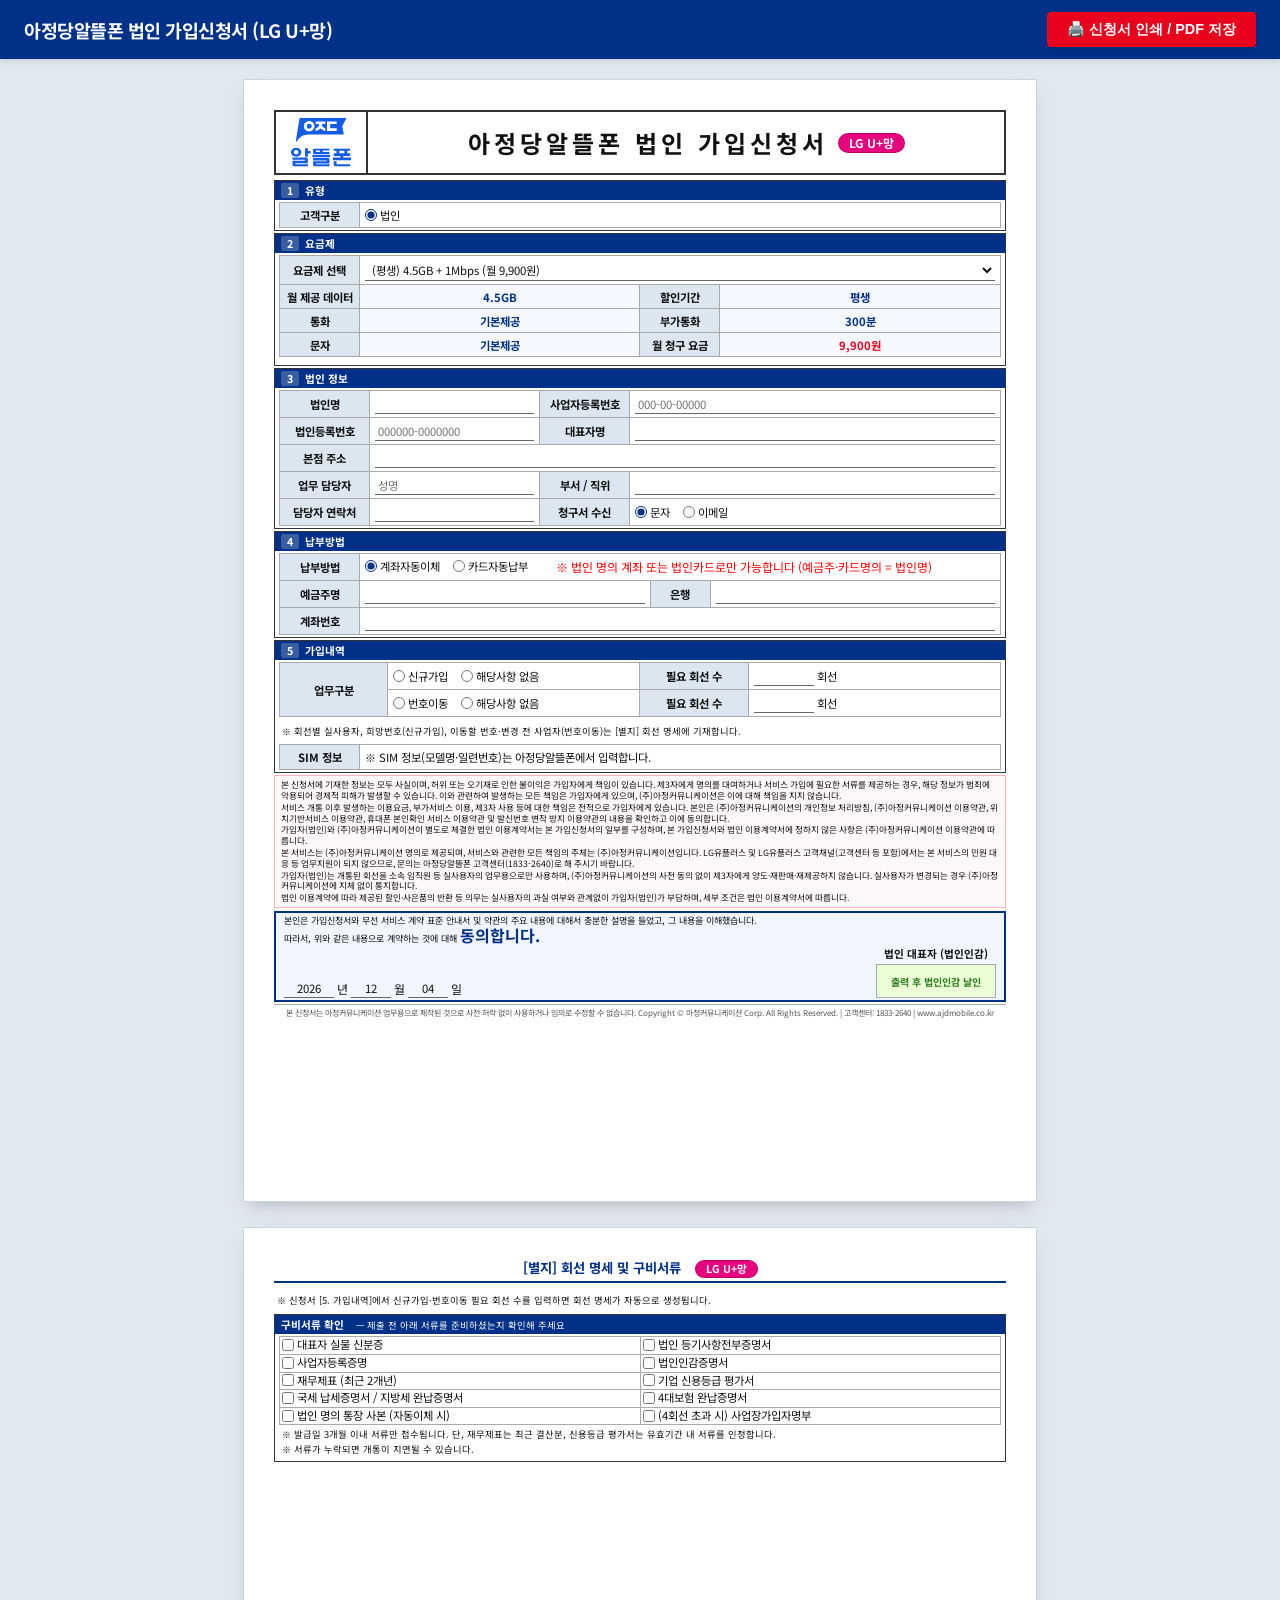
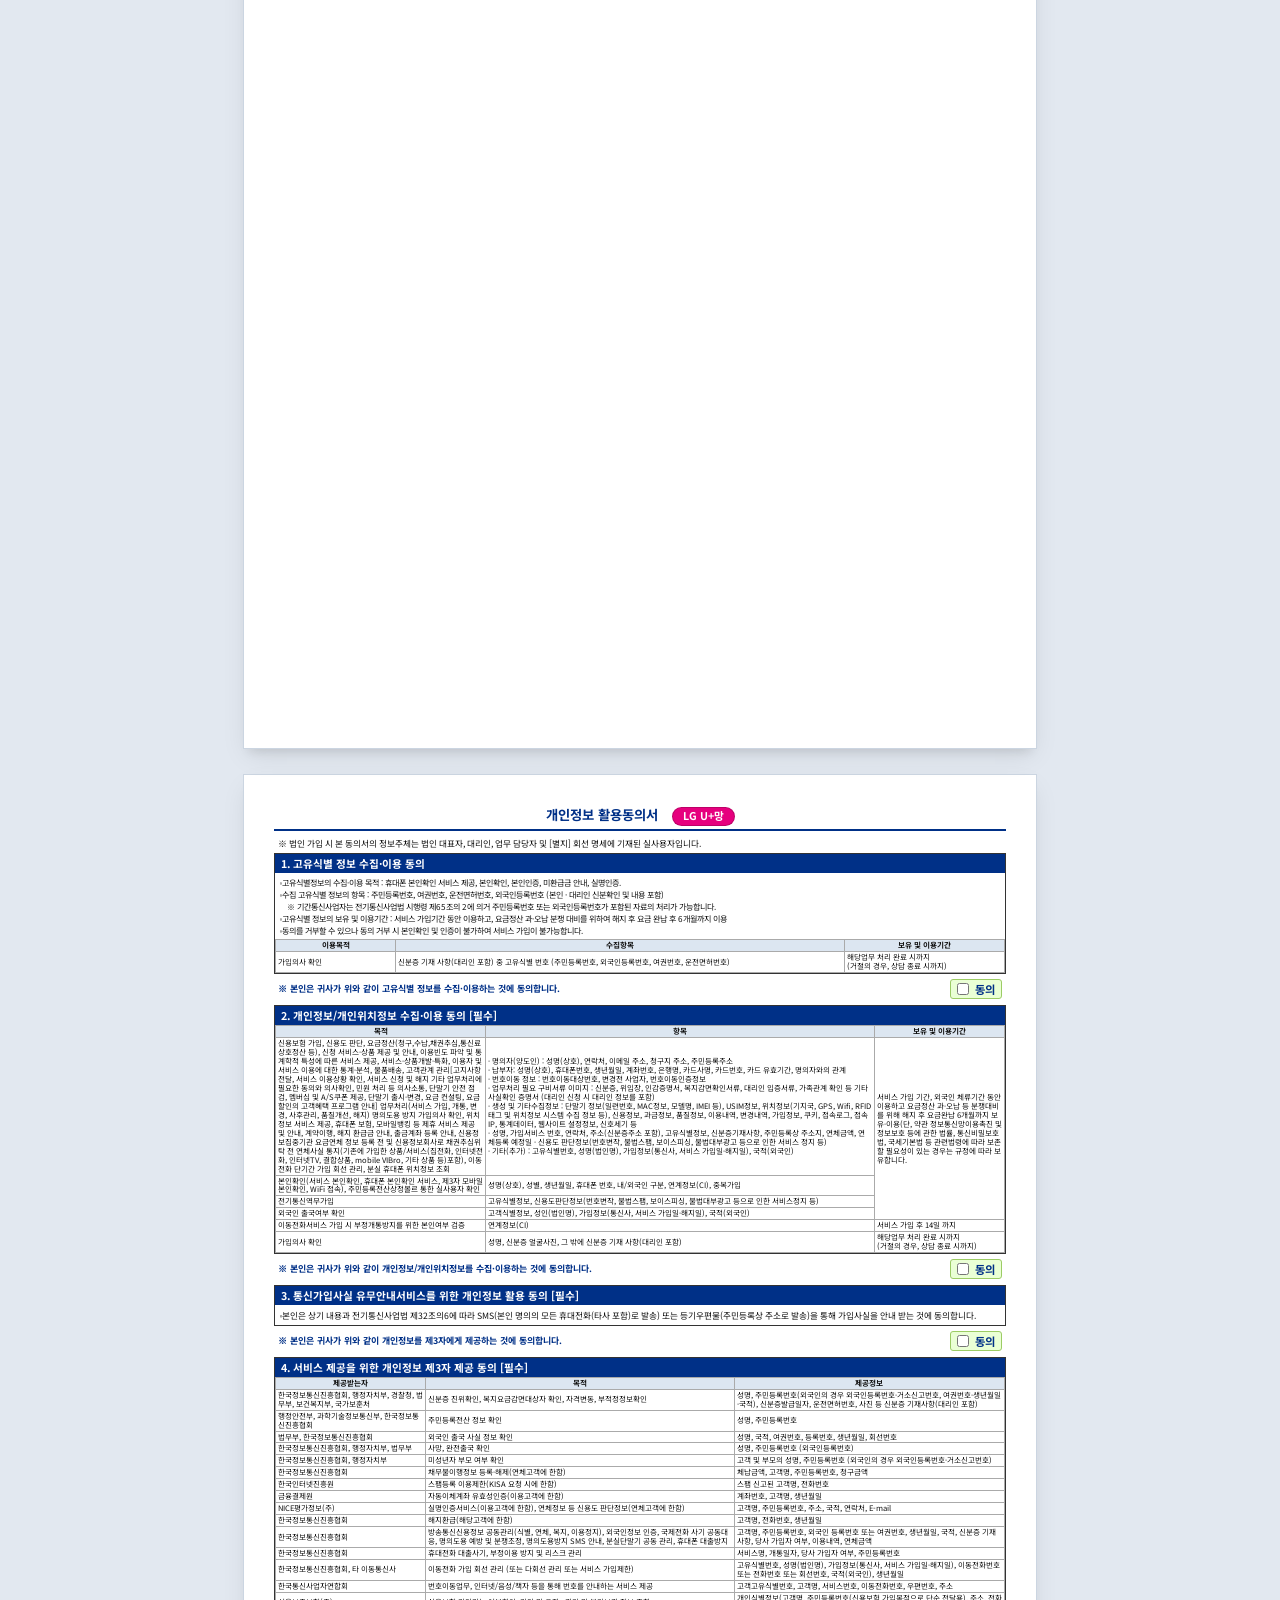
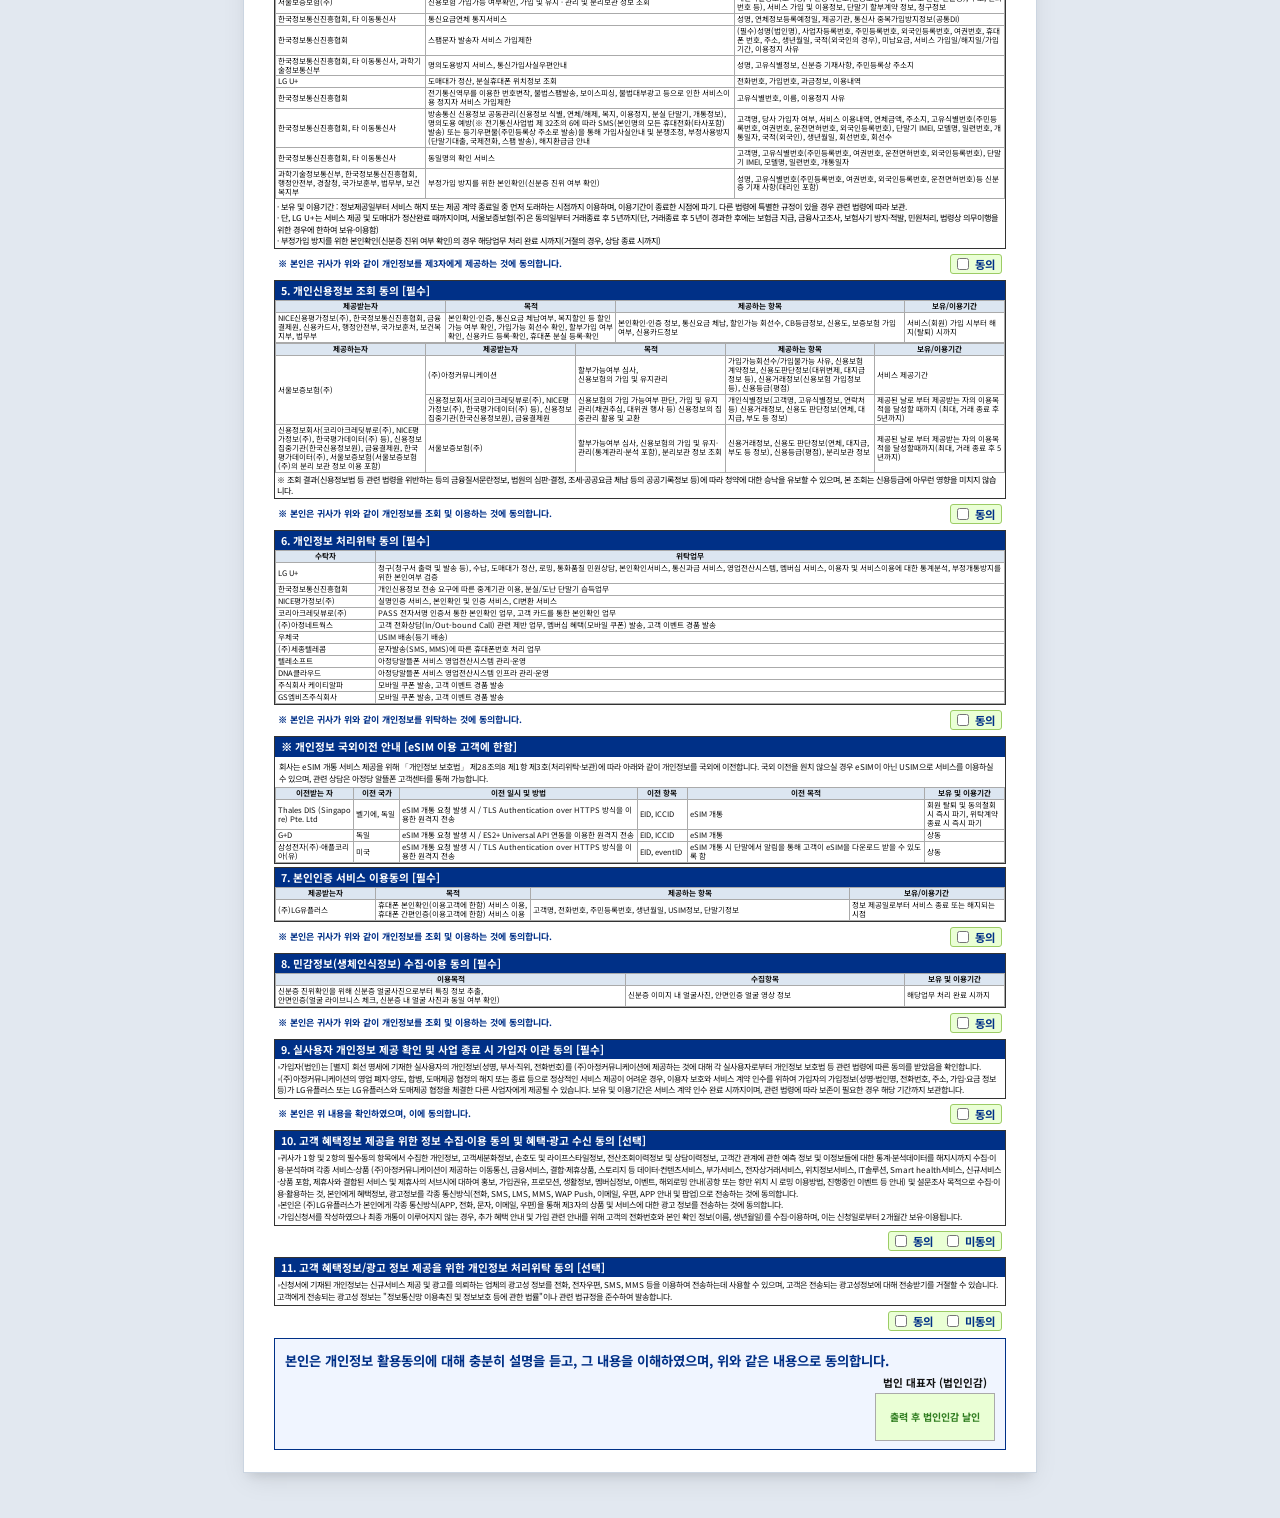
<file: LG_corp_v2.html>
<!DOCTYPE html>
<html lang="ko">
<head>
<meta charset="UTF-8">
<meta name="viewport" content="width=device-width, initial-scale=1.0">
<meta name="robots" content="noindex, nofollow">
<title>아정당알뜰폰 법인 가입신청서 (LG U+망)</title>
<link rel="stylesheet" href="style.css">
</head>
<body data-network="lg">
  <!-- 상단 바 (화면 전용) -->
  <div class="top-bar no-print">
    <div class="top-bar-brand">
      <h1>아정당알뜰폰 법인 가입신청서 (LG U+망)</h1>
    </div>
    <button class="btn-print" onclick="validateAndPrint()">🖨️ 신청서 인쇄 / PDF 저장</button>
  </div>

  <div class="document-container">

<!-- ── 필수항목 미입력 모달 ── -->
<div id="validModal">
  <div class="modal-box">
    <div class="modal-title">⚠️ 필수 항목을 확인해 주세요</div>
    <ul class="modal-list" id="errorList"></ul>
    <button class="modal-btn" onclick="closeModal()">확인 후 수정하기</button>
  </div>
</div>


<!-- ══════════════════════════════════════ PAGE 1 ══ -->
<div class="page form-compact">



  <!-- 헤더 -->
  <div class="doc-header">
<div class="logo-cell">
  <div class="logo-svg-wrap">
    <svg viewBox="0 0 455 370" xmlns="http://www.w3.org/2000/svg" aria-label="아정당 알뜰폰 로고" role="img">
      <mask id="mask0_37_2" style="mask-type:luminance" maskUnits="userSpaceOnUse" x="0" y="225" width="151" height="145">
        <path d="M105.9 293.3V229.8H127.5V250.8H150.2V270.2H127.5V293.3H105.9ZM28.2 369.8C22.9 369.8 18.8 368.1 15.8 364.8C12.8 361.5 11.3 357.5 11.3 352.7V325.1H105.9V317.6H11.3V299.2H116C119.6 299.2 122.4 300.3 124.4 302.5C126.4 304.5 127.5 307.2 127.5 310.7V342.3H32.9V350.4H128.9V369.8H28.2ZM39 225C44.8 225 50 225.9 54.6 227.8C59.3 229.5 63.3 231.8 66.9 234.9C70.3 238 73 241.6 74.9 245.8C77 249.9 78 254.4 78 259.4C78 264.3 77 268.9 74.9 273.1C73 277.2 70.3 280.8 66.9 283.9C63.3 286.9 59.3 289.3 54.6 291C50 292.7 44.8 293.6 39 293.6C33.2 293.6 27.9 292.7 23.2 291C18.6 289.3 14.5 286.9 11 283.9C7.5 280.8 4.80001 277.2 2.90001 273.1C1.00001 268.9 0 264.3 0 259.4C0 254.4 1.00001 249.9 2.90001 245.8C4.90001 241.6 7.5 238 11 234.9C14.5 231.8 18.6 229.5 23.2 227.8C27.9 225.9 33.2 225 39 225ZM39 242.8C33.9 242.8 29.7 244.3 26.4 247.4C23.2 250.5 21.6 254.4 21.6 259.4C21.6 264.3 23.2 268.3 26.4 271.3C29.7 274.3 33.8 275.8 39 275.8C44.2 275.8 48.4 274.3 51.6 271.3C54.8 268.3 56.4 264.3 56.4 259.4C56.4 254.4 54.8 250.5 51.6 247.4C48.4 244.3 44.2 242.8 39 242.8Z" fill="white"/>
      </mask>
      <g mask="url(#mask0_37_2)">
        <path d="M0.0159912 225.012H150.42V369.762H0.0159912V225.012Z" fill="#145CE6"/>
      </g>
      <mask id="mask1_37_2" style="mask-type:luminance" maskUnits="userSpaceOnUse" x="160" y="229" width="139" height="141">
        <path d="M184.5 369.8C179.2 369.8 175.1 368.1 172.1 364.8C169.1 361.5 167.6 357.5 167.6 352.7V328.1H269.7V322H167.6V304.1H279.9C283.4 304.1 286.2 305.2 288.3 307.3C290.3 309.4 291.3 312.1 291.3 315.5V344.6H189.2V351H292.8V369.8H184.5ZM189.2 257.4H218.7V247.1H189.2V257.4ZM240.2 257.4H291.3V274.7H179.2C175.6 274.7 172.8 273.7 170.6 271.7C168.6 269.6 167.6 266.8 167.6 263.3V241.3C167.6 237.9 168.6 235.1 170.6 233.1C172.8 230.9 175.6 229.9 179.2 229.9H291.3V247.1H240.2V257.4ZM298.7 298.3H160.2V281H298.7V298.3Z" fill="white"/>
      </mask>
      <g mask="url(#mask1_37_2)">
        <path d="M160.168 229.853H298.73V369.498H160.168V229.853Z" fill="#145CE6"/>
      </g>
      <mask id="mask2_37_2" style="mask-type:luminance" maskUnits="userSpaceOnUse" x="36" y="0" width="383" height="180">
        <path d="M414.7 0H70.3002C67.3002 0 64.7002 2.20001 64.2002 5.10001L36.3002 176.2C35.7002 179.7 41.6002 181.5 43.4002 178.4C62.4002 145.4 89.2002 124.5 134.7 124.5H396C398.6 124.5 400.5 122.2 400 119.7L388.6 62.2L418.3 5.90001C419.7 3.20001 417.8 0 414.7 0ZM137.8 101.4C115.7 101.4 97.8002 83.8 97.8002 62.2C97.8002 40.6 115.7 23.1 137.8 23.1C159.8 23.1 177.7 40.6 177.7 62.2C177.7 83.8 159.8 101.4 137.8 101.4ZM260.6 46.2H236.1V62.2C238.4 65.9 243 69.8 247.4 72.5C250 74.2 255.1 77.4 260.6 78.3V98.4H259.3C249.4 98.4 232.2 88.4 223.8 80.3C215.3 88.4 198.2 98.4 188.3 98.4H186.9V78.3C192.5 77.4 197.5 74.2 200.2 72.5C204.5 69.8 209.2 65.9 211.4 62.3L211.5 46.2H186.9V26.1H260.6V46.2ZM346.7 46.2H297.5V78.3H346.7V98.4H272.9V26.1H346.7V46.2Z" fill="white"/>
      </mask>
      <g mask="url(#mask2_37_2)">
        <path d="M32.4919 -3.73804H422.873V183.762H32.4919V-3.73804Z" fill="#145CE6"/>
      </g>
      <mask id="mask3_37_2" style="mask-type:luminance" maskUnits="userSpaceOnUse" x="118" y="43" width="40" height="39">
        <path d="M137.8 81.3C148.5 81.3 157.2 72.8 157.2 62.2C157.2 51.7 148.5 43.2 137.8 43.2C127 43.2 118.3 51.7 118.3 62.2C118.3 72.8 127 81.3 137.8 81.3Z" fill="white"/>
      </mask>
      <g mask="url(#mask3_37_2)">
        <path d="M32.4918 -3.73804H422.873V183.762H32.4918V-3.73804Z" fill="#145CE6"/>
      </g>
      <mask id="mask4_37_2" style="mask-type:luminance" maskUnits="userSpaceOnUse" x="316" y="229" width="139" height="141">
        <path d="M323.9 352.7V327.2H345.5V350.4H448.4V369.8H340.8C335.5 369.8 331.4 368.1 328.4 364.8C325.4 361.5 323.9 357.5 323.9 352.6M396.5 287.5V300.4H455V319.7H316.5V300.4H374.9V287.5H323.9V268.1H344.8V249.2H323.9V229.9H447.6V249.2H426.7V268.1H447.6V287.5H396.5ZM366.4 268.1H405.1V249.2H366.4V268.1Z" fill="white"/>
      </mask>
      <g mask="url(#mask4_37_2)">
        <path d="M316.454 229.853H455.016V369.498H316.454V229.853Z" fill="#145CE6"/>
      </g>
    </svg>
  </div>
</div>
    <div class="title-cell">아정당알뜰폰 법인 가입신청서 <span class="doc-net-badge">LG U+망</span></div>
  </div>

  <!-- ① 구분 -->
  <div class="sec-wrap">
    <div class="sec-head"><span class="sec-num">1</span> 유형</div>
    <div class="sec-body">
      <table><tr>
        <td class="td-label">고객구분</td>
        <td>
          <label class="lbl"><input type="radio" name="cust_type" value="법인" checked> 법인</label>
        </td>
      </tr></table>
    </div>
  </div>

  <!-- ② 요금제 -->
  <div class="sec-wrap">
    <div class="sec-head"><span class="sec-num">2</span> 요금제</div>
    <div class="sec-body">
      <table>
        <tr>
          <td class="td-label">요금제 선택</td>
          <td colspan="3">
            <select id="planSelect" onchange="fillPlan()">
              <option value="">── 요금제를 선택하세요 ──</option>
              <optgroup label="── 무약정 평생 요금제 ──">
                <option value="life_4.5GB" selected>(평생) 4.5GB + 1Mbps (월 9,900원)</option>
              </optgroup>
            </select>
          </td>
        </tr>
        <tr>
          <td class="td-label">월 제공 데이터</td>
          <td class="td-auto" id="p_data" style="width:280px">-</td>
          <td class="td-label" style="width:80px">할인기간</td>
          <td class="td-auto" id="p_period">-</td>
        </tr>
        <tr>
          <td class="td-label">통화</td>
          <td class="td-auto" id="p_call">-</td>
          <td class="td-label">부가통화</td>
          <td class="td-auto" id="p_extra">-</td>
        </tr>
        <tr>
          <td class="td-label">문자</td>
          <td class="td-auto" id="p_sms">-</td>
          <td class="td-label">월 청구 요금</td>
          <td class="td-auto fw7 red" id="p_fee">-</td>
        </tr>
      </table>
      <div class="xs" style="color:#777;padding:2px 3px;margin-top:2px">
      </div>
    </div>
  </div>

<!-- ③ 가입자 정보 -->
<div class="sec-wrap">
  <div class="sec-head"><span class="sec-num">3</span> 법인 정보</div>
  <div class="sec-body">
    <table class="subscriber-table">
      <colgroup>
        <col style="width:90px">
        <col style="width:170px">
        <col style="width:90px">
        <col style="width:auto">
      </colgroup>

      <tr>
        <td class="td-label">법인명</td>
        <td><input type="text" id="inp_name" class="form-input"></td>
        <td class="td-label">사업자등록번호</td>
        <td><input type="text" id="inp_birth" class="form-input" placeholder="000-00-00000"></td>
      </tr>

      <tr>
        <td class="td-label">법인등록번호</td>
        <td><input type="text" id="inp_corp_regno" class="form-input" placeholder="000000-0000000"></td>
        <td class="td-label">대표자명</td>
        <td><input type="text" id="inp_ceo" class="form-input"></td>
      </tr>

      <tr>
        <td class="td-label">본점 주소</td>
        <td colspan="3"><input type="text" id="inp_addr" class="form-input"></td>
      </tr>

      <tr>
        <td class="td-label">업무 담당자</td>
        <td><input type="text" id="inp_mgr_name" class="form-input" placeholder="성명"></td>
        <td class="td-label">부서 / 직위</td>
        <td><input type="text" id="inp_mgr_dept" class="form-input"></td>
      </tr>

      <tr>
        <td class="td-label">담당자 연락처</td>
        <td><input type="text" id="inp_tel" class="form-input"></td>
        <td class="td-label">청구서 수신</td>
        <td class="bill-cell">
          <label class="lbl">
            <input type="radio" name="bill_method" value="문자" checked onchange="toggleBill(this.value)">
            문자
          </label>

          <label class="lbl">
            <input type="radio" name="bill_method" value="이메일" onchange="toggleBill(this.value)">
            이메일
          </label>

          <span id="billEmailWrap" class="inline-side" style="display:none;">
            <input type="text" class="line-input email-id">
            <span class="inline-mark">@</span>
            <input type="text" class="line-input email-domain">
          </span>
        </td>
      </tr>

    </table>
  </div>
</div>

  <!-- ④ 납부방법 -->
  <div class="sec-wrap">
    <div class="sec-head"><span class="sec-num">4</span> 납부방법</div>
    <div class="sec-body">
      <table>
        <tr>
          <td class="td-label">납부방법</td>
          <td colspan="3">
            <label class="lbl"><input type="radio" name="pay_type" value="계좌" checked onchange="togglePay(this.value)"> 계좌자동이체</label>
            <label class="lbl"><input type="radio" name="pay_type" value="카드" onchange="togglePay(this.value)"> 카드자동납부</label>
            <span style="color: red; font-size: 12px; margin-left: 15px;">※ 법인 명의 계좌 또는 법인카드로만 가능합니다 (예금주·카드명의 = 법인명)</span>
          </td>
        </tr>
        <tr>
          <td class="td-label" id="lbl_owner">예금주명</td>
          <td><input type="text" id="inp_owner"></td>
          <td class="td-label" id="lbl_bank" style="width:60px">은행</td>
          <td><input type="text" id="inp_bank"></td>
        </tr>
        <tr>
          <td class="td-label" id="lbl_account">계좌번호</td>
          <td colspan="3"><input type="text" id="inp_account"></td>
        </tr>
        <tr id="row_expiry" style="display:none">
          <td class="td-label">유효기간</td>
          <td colspan="3"><input type="text" id="inp_expiry" placeholder="MM / YY" style="width:50px"></td>
        </tr>
      </table>
    </div>
  </div>

  <!-- ⑤ 가입내역 -->
  <div class="sec-wrap">
    <div class="sec-head"><span class="sec-num">5</span> 가입내역</div>
    <div class="sec-body">

      <!-- 업무구분: 신규가입·번호이동 각각 신청 여부 + 회선 수 (회선별 상세는 [별지]) -->
      <table style="margin-bottom:5px; table-layout: fixed; width: 100%;">
        <colgroup>
          <col style="width: 15%;">
          <col style="width: 35%;">
          <col style="width: 15%;">
          <col style="width: 35%;">
        </colgroup>
        <tr>
          <td class="td-label" rowspan="2">업무구분</td>
          <td>
            <label class="lbl"><input type="radio" name="biz_new" value="Y" onchange="onBizChange()"> 신규가입</label>
            <label class="lbl"><input type="radio" name="biz_new" value="N" onchange="onBizChange()"> 해당사항 없음</label>
          </td>
          <td class="td-label">필요 회선 수</td>
          <td><input type="text" id="inp_lines_new" inputmode="numeric" maxlength="3" style="width:60px" oninput="onBizChange()" disabled> 회선</td>
        </tr>
        <tr>
          <td>
            <label class="lbl"><input type="radio" name="biz_mnp" value="Y" onchange="onBizChange()"> 번호이동</label>
            <label class="lbl"><input type="radio" name="biz_mnp" value="N" onchange="onBizChange()"> 해당사항 없음</label>
          </td>
          <td class="td-label">필요 회선 수</td>
          <td><input type="text" id="inp_lines_mnp" inputmode="numeric" maxlength="3" style="width:60px" oninput="onBizChange()" disabled> 회선</td>
        </tr>
      </table>
      <div class="xs" style="padding:2px 3px;">※ 회선별 실사용자, 희망번호(신규가입), 이동할 번호·변경 전 사업자(번호이동)는 [별지] 회선 명세에 기재합니다.</div>
      <div id="lines_notice" class="xs" style="display:none; color:var(--accent); font-weight:500; padding:2px 3px;">※ 4회선 초과 신청은 통신사 증설 심사 대상이며, 종사자 수 이내에서만 개통 가능합니다. 사업장가입자명부(주민등록번호 뒷자리 마스킹)를 제출해 주세요.</div>

      <!-- SIM 정보 (공통) -->
      <table class="mt3">
        <tr>
          <td class="td-label">SIM 정보</td>
          <td>※ SIM 정보(모델명·일련번호)는 아정당알뜰폰에서 입력합니다.</td>
        </tr>
      </table>

    </div>
  </div>


  <!-- 동의사항 -->
  <div class="agree-block">
    <div class="agree-row">
      <span>본 신청서에 기재한 정보는 모두 사실이며, 허위 또는 오기재로 인한 불이익은 가입자에게 책임이 있습니다. 제3자에게 명의를 대여하거나 서비스 가입에 필요한 서류를 제공하는 경우, 해당 정보가 범죄에 악용되어 경제적 피해가 발생할 수 있습니다. 이와 관련하여 발생하는 모든 책임은 가입자에게 있으며, (주)아정커뮤니케이션은 이에 대해 책임을 지지 않습니다. </span>
    </div>
    <div class="agree-row">
      <span>서비스 개통 이후 발생하는 이용요금, 부가서비스 이용, 제3자 사용 등에 대한 책임은 전적으로 가입자에게 있습니다. 본인은 (주)아정커뮤니케이션의 개인정보 처리방침, (주)아정커뮤니케이션 이용약관, 위치기반서비스 이용약관, 휴대폰 본인확인 서비스 이용약관 및 발신번호 변작 방지 이용약관의 내용을 확인하고 이에 동의합니다.
</span>
    </div>
    <div class="agree-row">
      <span>가입자(법인)와 (주)아정커뮤니케이션이 별도로 체결한 법인 이용계약서는 본 가입신청서의 일부를 구성하며, 본 가입신청서와 법인 이용계약서에 정하지 않은 사항은 (주)아정커뮤니케이션 이용약관에 따릅니다.</span>
    </div>
    <div class="agree-row">
      <span>본 서비스는 (주)아정커뮤니케이션 명의로 제공되며, 서비스와 관련한 모든 책임의 주체는 (주)아정커뮤니케이션입니다. LG유플러스 및 LG유플러스 고객채널(고객센터 등 포함)에서는 본 서비스의 민원 대응 등 업무지원이 되지 않으므로, 문의는 아정당알뜰폰 고객센터(1833-2640)로 해 주시기 바랍니다.</span>
    </div>
    <div class="agree-row">
      <span>가입자(법인)는 개통된 회선을 소속 임직원 등 실사용자의 업무용으로만 사용하며, (주)아정커뮤니케이션의 사전 동의 없이 제3자에게 양도·재판매·재제공하지 않습니다. 실사용자가 변경되는 경우 (주)아정커뮤니케이션에 지체 없이 통지합니다.</span>
    </div>
    <div class="agree-row">
      <span>법인 이용계약에 따라 제공된 할인·사은품의 반환 등 의무는 실사용자의 과실 여부와 관계없이 가입자(법인)가 부담하며, 세부 조건은 법인 이용계약서에 따릅니다.</span>
    </div>
  </div>

<!-- 최종 서명 -->
<div class="sign-area compact-sign">
  <div class="sign-text">
    본인은 가입신청서와 무선 서비스 계약 표준 안내서 및 약관의 주요 내용에 대해서 충분한 설명을 들었고, 그 내용을 이해했습니다.
    <br>따라서, 위와 같은 내용으로 계약하는 것에 대해 <span class="fw7 blue" style="font-size:12pt;"> 동의합니다.</span>
  </div>

  <div class="sign-bottom" style="display:flex; justify-content:space-between; align-items:flex-end;">
    <div class="sign-date-row">
      <input type="text" class="print-year" style="width:50px"> 년
      <input type="text" class="print-month" style="width:40px"> 월
      <input type="text" class="print-day" style="width:40px"> 일
    </div>

    <div class="sign-box-wrap" style="display:flex; flex-direction:column; align-items:center;">
      <div class="sign-label" style="font-size:8pt; margin-bottom:3px; text-align:center;">
        법인 대표자 (법인인감)
      </div>
      <div class="p-sign-box stamp-only">
              <span>출력 후 법인인감 날인</span>
            </div>
    </div>
  </div>
</div>

  <div class="doc-footer">
    본 신청서는 아정커뮤니케이션 업무용으로 제작된 것으로 사전 허락 없이 사용하거나 임의로 수정할 수 없습니다.
    Copyright © 아정커뮤니케이션 Corp. All Rights Reserved.&nbsp;|&nbsp;고객센터: 1833-2640&nbsp;|&nbsp;www.ajdmobile.co.kr
  </div>
</div>



  <!-- ══════════════════════════════════════ 별지: 회선 명세 ══ -->
  <!-- 회선 수만큼 행이 늘어나므로 화면에서도 고정 높이(297mm)를 풀어 둠 -->
  <div class="page form-compact" style="height:auto; min-height:297mm;">
    <div class="consent-page-title">[별지] 회선 명세 및 구비서류 <span class="doc-net-badge">LG U+망</span></div>

    <div id="spec_empty" class="xs no-print" style="padding:6px 3px;">※ 신청서 [5. 가입내역]에서 신규가입·번호이동 필요 회선 수를 입력하면 회선 명세가 자동으로 생성됩니다.</div>

    <!-- 신규가입 회선 명세 -->
    <div class="sec-wrap" id="spec_new" style="display:none">
      <div class="sec-head">신규가입 회선 명세 (<span id="cnt_new">0</span>회선)</div>
      <div class="sec-body">
        <table class="prv-table-tight" style="table-layout:fixed; width:100%;">
          <colgroup>
            <col style="width:6%"><col style="width:16%"><col style="width:18%"><col style="width:16%"><col style="width:13%"><col style="width:13%"><col style="width:18%">
          </colgroup>
          <thead>
            <tr>
              <th>No</th>
              <th>실사용자 성명</th>
              <th>부서 / 직위</th>
              <th>개통 번호<br>(당사 기재)</th>
              <th>희망번호 1순위<br>(뒷자리 4자리)</th>
              <th>희망번호 2순위<br>(뒷자리 4자리)</th>
              <th>랜덤번호 생성</th>
            </tr>
          </thead>
          <tbody id="specNewBody"></tbody>
        </table>
        <div class="xs" style="padding:2px 3px;">※ 희망번호(1순위) 입력 또는 랜덤번호 생성 중 하나는 반드시 선택해 주세요.<br>
        ※ 희망번호로 개통 가능한 번호가 없을 시 개통이 지연될 수 있으며, 랜덤번호 생성을 함께 체크하면 임의번호로 개통됩니다.</div>
      </div>
    </div>

    <!-- 번호이동 회선 명세 -->
    <div class="sec-wrap" id="spec_mnp" style="display:none">
      <div class="sec-head">번호이동 회선 명세 (<span id="cnt_mnp">0</span>회선)</div>
      <div class="sec-body">
        <table class="prv-table-tight" style="table-layout:fixed; width:100%;">
          <colgroup>
            <col style="width:6%"><col style="width:16%"><col style="width:18%"><col style="width:20%"><col style="width:40%">
          </colgroup>
          <thead>
            <tr>
              <th>No</th>
              <th>실사용자 성명</th>
              <th>부서 / 직위</th>
              <th>이동할 번호</th>
              <th>변경 전 사업자</th>
            </tr>
          </thead>
          <tbody id="specMnpBody"></tbody>
        </table>
        <div class="notice-box" style="margin-top:3px">
          <div class="nr"><span class="nr-sym">※</span><span>번호이동 제한기간(3개월) 경과 후부터 다른 사업자로 변경하실 수 있습니다. 단, 고객이 번호이동관리센터에 직접 신청하는 경우 제한기간 내에도 변경 가능합니다.</span></div>
          <div class="nr"><span class="nr-sym">※</span><span>(주)아정커뮤니케이션으로 이동 하신 후, 변경 전 사업자와의 계약관계는 자동 해지되고, (주)아정커뮤니케이션의 이용조건과 통화요금이 적용됩니다.</span></div>
          <div class="nr"><span class="nr-sym">※</span><span>신청 확인을 위해 번호이동 관리센터 및 변경 전 사업자에게 (성명, 전화번호, 주소 등)를 제공함에 동의합니다.</span></div>
          <div class="nr"><span class="nr-sym">※</span><span>변경 전 사업자의 이동전화서비스를 중도 해지함에 따라 위약금이 발생할 수 있습니다.</span></div>
          <div class="nr"><span class="nr-sym">※</span><span>변경 전 사업자에 대한 미납금이 존재할 경우 그 금액을 전 사업자에게 납부하여야 하며, 미납시 이용이 정지될 수 있습니다.</span></div>
        </div>
      </div>
    </div>

    <div class="sec-wrap">
      <div class="sec-head">구비서류 확인 &nbsp;<span style="font-weight:400; font-size:7pt;">— 제출 전 아래 서류를 준비하셨는지 확인해 주세요</span></div>
      <div class="sec-body">
        <table class="prv-table-tight">
          <tr><td><label class="lbl"><input type="checkbox"> 대표자 실물 신분증</label></td>
              <td><label class="lbl"><input type="checkbox"> 법인 등기사항전부증명서</label></td></tr>
          <tr><td><label class="lbl"><input type="checkbox"> 사업자등록증명</label></td>
              <td><label class="lbl"><input type="checkbox"> 법인인감증명서</label></td></tr>
          <tr><td><label class="lbl"><input type="checkbox"> 재무제표 (최근 2개년)</label></td>
              <td><label class="lbl"><input type="checkbox"> 기업 신용등급 평가서</label></td></tr>
          <tr><td><label class="lbl"><input type="checkbox"> 국세 납세증명서 / 지방세 완납증명서</label></td>
              <td><label class="lbl"><input type="checkbox"> 4대보험 완납증명서</label></td></tr>
          <tr><td><label class="lbl"><input type="checkbox"> 법인 명의 통장 사본 (자동이체 시)</label></td>
              <td><label class="lbl"><input type="checkbox"> (4회선 초과 시) 사업장가입자명부</label></td></tr>
        </table>
        <div class="xs" style="padding:2px 3px;">※ 발급일 3개월 이내 서류만 접수됩니다. 단, 재무제표는 최근 결산분, 신용등급 평가서는 유효기간 내 서류를 인정합니다.<br>
        ※ 서류가 누락되면 개통이 지연될 수 있습니다.</div>
      </div>
    </div>
  </div>

  <div class="consent-doc">
    <div class="consent-page-title">개인정보 활용동의서 <span class="doc-net-badge">LG U+망</span></div>
    <div style="font-size:6.5pt; line-height:1.45; padding:2px 4px 4px;">※ 법인 가입 시 본 동의서의 정보주체는 법인 대표자, 대리인, 업무 담당자 및 [별지] 회선 명세에 기재된 실사용자입니다.</div>
  <div class="consent-item">
    <!-- 1 -->
<div class="sec-wrap" style="margin-bottom:3px">
  <div class="sec-head">1. 고유식별 정보 수집·이용 동의
  </div>

  <div style="font-size:6.1pt; line-height:1.45; padding:4px 4px 3px 4px;">
    ◦고유식별정보의 수집·이용 목적 : 휴대폰 본인확인 서비스 제공, 본인확인, 본인인증, 미환급금 안내, 실명인증.<br>
    ◦수집 고유식별 정보의 항목 : 주민등록번호, 여권번호, 운전면허번호, 외국인등록번호 (본인 · 대리인 신분확인 및 내용 포함)<br>
    　※ 기간통신사업자는 전기통신사업법 시행령 제65조의 2에 의거 주민등록번호 또는 외국인등록번호가 포함된 자료의 처리가 가능합니다.<br>
    ◦고유식별 정보의 보유 및 이용기간 : 서비스 가입기간 동안 이용하고, 요금정산 과·오납 분쟁 대비를 위하여 해지 후 요금 완납 후 6개월까지 이용<br>
    ◦동의를 거부할 수 있으나 동의 거부 시 본인확인 및 인증이 불가하여 서비스 가입이 불가능합니다.
  </div>

  <table class="prv-table-tight">
    <tr>
      <th style="width:120px">이용목적</th>
      <th>수집항목</th>
      <th style="width:160px">보유 및 이용기간</th>
    </tr>
    <tr>
      <td style="vertical-align:middle;">가입의사 확인</td>
      <td style="vertical-align:middle;">
        신분증 기재 사항(대리인 포함) 중 고유식별 번호
        (주민등록번호, 외국인등록번호, 여권번호, 운전면허번호)
      </td>
      <td style="vertical-align:middle;">
        해당업무 처리 완료 시까지<br>
        (거절의 경우, 상담 종료 시까지)
      </td>
    </tr>
  </table>
</div>

<div class="consent-agree" style="margin-top:1px; margin-bottom:4px;">
  <span class="fw7 blue">※ 본인은 귀사가 위와 같이 고유식별 정보를 수집·이용하는 것에 동의합니다.</span>
  <label class="lbl consent-agree-box">
    <input type="checkbox" id="chk_consent1"> <span class="fw7 blue">동의</span>
  </label>
</div>

  
  </div>
  <div class="consent-item consent-item--flow">
    <!-- 2 -->
<div class="sec-wrap" style="margin-bottom:3px">
  <div class="sec-head">2. 개인정보/개인위치정보 수집·이용 동의 [필수]</div>

  <table class="prv-table-tight">
    <thead>
    <tr>
      <th style="width:210px">목적</th>
      <th>항목</th>
      <th style="width:130px">보유 및 이용기간</th>
    </tr>
    </thead>

    <tr>
      <td style="vertical-align:middle;">
        신용보험 가입, 신용도 판단, 요금정산(청구,수납,채권추심,통신료 상호정산 등), 신청 서비스·상품 제공 및 안내, 이용빈도 파악 및 통계학적 특성에 따른 서비스 제공, 서비스·상품개발·특화, 이용자 및 서비스 이용에 대한 통계·분석, 물품배송, 고객관계 관리[고지사항 전달, 서비스 이용상황 확인, 서비스 신청 및 해지 기타 업무처리에 필요한 동의와 의사확인, 민원 처리 등 의사소통, 단말기 안전 점검, 멤버십 및 A/S쿠폰 제공, 단말기 출시·변경, 요금 컨설팅, 요금할인의 고객혜택 프로그램 안내] 업무처리(서비스 가입, 개통, 변경, 사후관리, 품질개선, 해지) 명의도용 방지 가입의사 확인, 위치정보 서비스 제공, 휴대폰 보험, 모바일뱅킹 등 제휴 서비스 제공 및 안내, 계약이행, 해지 환급금 안내, 출금계좌 등록 안내, 신용정보집중기관 요금연체 정보 등록 전 및 신용정보회사로 채권추심위탁 전 연체사실 통지(기존에 가입한 상품/서비스(집전화, 인터넷전화, 인터넷TV, 결합상품, mobile VIBro, 기타 상품 등)포함), 이동전화 단기간 가입 회선 관리, 분실 휴대폰 위치정보 조회
      </td>
      <td style="vertical-align:middle;">
        · 명의자(양도인) : 성명(상호), 연락처, 이메일 주소, 청구지 주소, 주민등록주소<br>
        · 납부자: 성명(상호), 휴대폰번호, 생년월일, 계좌번호, 은행명, 카드사명, 카드번호, 카드 유효기간, 명의자와의 관계<br>
        · 번호이동 정보 : 번호이동대상번호, 변경전 사업자, 번호이동인증정보<br>
        · 업무처리 필요 구비서류 이미지 : 신분증, 위임장, 인감증명서, 복지감면확인서류, 대리인 입증서류, 가족관계 확인 등 기타 사실확인 증명서 (대리인 신청 시 대리인 정보를 포함)<br>
        · 생성 및 기타수집정보 : 단말기 정보(일련번호, MAC정보, 모델명, IMEI 등), USIM정보, 위치정보(기지국, GPS, Wifi, RFID 태그 및 위치정보 시스템 수집 정보 등), 신용정보, 과금정보, 품질정보, 이용내역, 변경내역, 가입정보, 쿠키, 접속로그, 접속 IP, 통계데이터, 웹사이트 설정정보, 신호세기 등<br>
        · 성명, 가입서비스 번호, 연락처, 주소(신분증주소 포함), 고유식별정보, 신분증기재사항, 주민등록상 주소지, 연체금액, 연체등록 예정일
        · 신용도 판단정보(번호변작, 불법스팸, 보이스피싱, 불법대부광고 등으로 인한 서비스 정지 등)<br>
        · 기타(추가) : 고유식별번호, 성명(법인명), 가입정보(통신사, 서비스 가입일·해지일), 국적(외국인)
      </td>
      <td rowspan="4" style="vertical-align: middle;">
        서비스 가입 기간, 외국인 체류기간 동안 이용하고 요금정산 과·오납 등 분쟁대비를 위해 해지 후 요금완납 6개월까지 보유·이용(단, 약관 정보통신망이용촉진 및 정보보호 등에 관한 법률, 통신비밀보호법, 국세기본법 등 관련법령에 따라 보존할 필요성이 있는 경우는 규정에 따라 보유합니다.
      </td>
    </tr>

    <tr>
      <td style="vertical-align:middle;">본인확인(서비스 본인확인, 휴대폰 본인확인 서비스, 제3자 모바일 본인확인, WiFi 접속), 주민등록전산상정볼르 통한 실사용자 확인</td>
      <td style="vertical-align:middle;">성명(상호), 성별, 생년월일, 휴대폰 번호, 내/외국인 구분, 연계정보(CI), 중복가입</td>
    </tr>

    <tr>
      <td style="vertical-align:middle;">전기통신역무가입</td>
      <td style="vertical-align:middle;">고유식별정보, 신용도판단정보(번호변작, 불법스팸, 보이스피싱, 불법대부광고 등으로 인한 서비스정지 등)</td>
    </tr>

    <tr>
      <td style="vertical-align:middle;">외국인 출국여부 확인</td>
      <td style="vertical-align:middle;">고객식별정보, 성인(법인명), 가입정보(통신사, 서비스 가입일·해지일), 국적(외국인)</td>
    </tr>

    <tr>
      <td style="vertical-align:middle;">이동전화서비스 가입 시 부정개통방지를 위한 본인여부 검증</td>
      <td style="vertical-align:middle;">연계정보(CI)</td>
      <td style="vertical-align:middle;">서비스 가입 후 14일 까지</td>
    </tr>

    <tr>
      <td style="vertical-align:middle;">가입의사 확인</td>
      <td style="vertical-align:middle;">성명, 신분증 얼굴사진, 그 밖에 신분증 기재 사항(대리인 포함)</td>
      <td style="vertical-align:middle;">해당업무 처리 완료 시까지<br>(거절의 경우, 상담 종료 시까지)</td>
    </tr>
  </table>
</div>

<div class="consent-agree" style="margin-top:1px; margin-bottom:4px;">
  <span class="fw7 blue">※ 본인은 귀사가 위와 같이 개인정보/개인위치정보를 수집·이용하는 것에 동의합니다.</span>
  <label class="lbl consent-agree-box">
    <input type="checkbox" id="chk_consent2"> <span class="fw7 blue">동의</span>
  </label>
</div>

  
  </div>
  <div class="consent-item">
    <!-- 3 -->
  <div class="sec-wrap" style="margin-bottom:3px">
    <div class="sec-head">3. 통신가입사실 유무안내서비스를 위한 개인정보 활용 동의 [필수]</div>
  <div style="font-size:6.5pt; line-height:1.45; padding:4px 4px 3px 4px;">
    ◦본인은 상기 내용과 전기통신사업법 제32조의6에 따라 SMS(본인 명의의 모든 휴대전화(타사 포함)로 발송) 또는 등기우편물(주민등록상 주소로 발송)을 통해 가입사실을 안내 받는 것에 동의합니다.
  </div>
</div>

<div class="consent-agree" style="margin-top:1px; margin-bottom:4px;">
  <span class="fw7 blue">※ 본인은 귀사가 위와 같이 개인정보를 제3자에게 제공하는 것에 동의합니다.</span>
  <label class="lbl consent-agree-box">
    <input type="checkbox" id="chk_consent3"> <span class="fw7 blue">동의</span>
  </label>
</div>

  
  </div>
  <div class="consent-item consent-item--flow">
    <!-- 4 -->
  <div class="sec-wrap" style="margin-bottom:3px">
    <div class="sec-head">4. 서비스 제공을 위한 개인정보 제3자 제공 동의 [필수]</div>
    <table class="prv-table-tight">
      <thead>
      <tr>
        <th style="width:150px">제공받는자</th>
        <th>목적</th>
        <th style="width:270px">제공정보</th>
      </tr>
      </thead>
    <tr>
      <td style="vertical-align:middle;">한국정보통신진흥협회, 행정자치부, 경찰청, 법무부, 보건복지부, 국가보훈처</td>
      <td style="vertical-align:middle;">신분증 진위확인, 복지요금감면대상자 확인, 자격변동, 부적정정보확인</td>
      <td style="vertical-align:middle;">성명, 주민등록번호(외국인의 경우 외국인등록번호·거소신고번호, 여권번호·생년월일·국적), 신분증발급일자, 운전면허번호, 사진 등 신분증 기재사항(대리인 포함)</td>
    </tr>
    <tr>
      <td style="vertical-align:middle;">행정안전부, 과학기술정보통신부, 한국정보통신진흥협회</td>
      <td style="vertical-align:middle;">주민등록전산 정보 확인</td>
      <td style="vertical-align:middle;">성명, 주민등록번호</td>
    </tr>
    <tr>
      <td style="vertical-align:middle;">법무부, 한국정보통신진흥협회</td>
      <td style="vertical-align:middle;">외국인 출국 사실 정보 확인</td>
      <td style="vertical-align:middle;">성명, 국적, 여권번호, 등록번호, 생년월일, 회선번호</td>
    </tr>
    <tr>
      <td style="vertical-align:middle;">한국정보통신진흥협회, 행정자치부, 법무부</td>
      <td style="vertical-align:middle;">사망, 완전출국 확인</td>
      <td style="vertical-align:middle;">성명, 주민등록번호 (외국인등록번호)</td>
    </tr>
    <tr>
      <td style="vertical-align:middle;">한국정보통신진흥협회, 행정자치부</td>
      <td style="vertical-align:middle;">미성년자 부모 여부 확인</td>
      <td style="vertical-align:middle;">고객 및 부모의 성명, 주민등록번호 (외국인의 경우 외국인등록번호·거소신고번호)</td>
    </tr>
    <tr>
      <td style="vertical-align:middle;">한국정보통신진흥협회</td>
      <td style="vertical-align:middle;">채무불이행정보 등록·해제(연체고객에 한함)</td>
      <td style="vertical-align:middle;">체납금액, 고객명, 주민등록번호, 청구금액</td>
    </tr>
    <tr>
      <td style="vertical-align:middle;">한국인터넷진흥원</td>
      <td style="vertical-align:middle;">스팸등록 이용제한(KISA 요청 시에 한함)</td>
      <td style="vertical-align:middle;">스팸 신고된 고객명, 전화번호</td>
    </tr>
    <tr>
      <td style="vertical-align:middle;">금융결제원</td>
      <td style="vertical-align:middle;">자동이체계좌 유효성인증(이용고객에 한함)</td>
      <td style="vertical-align:middle;">계좌번호, 고객명, 생년월일</td>
    </tr>
    <tr>
      <td style="vertical-align:middle;">NICE평가정보(주)</td>
      <td style="vertical-align:middle;">실명인증서비스(이용고객에 한함), 연체정보 등 신용도 판단정보(연체고객에 한함)</td>
      <td style="vertical-align:middle;">고객명, 주민등록번호, 주소, 국적, 연락처, E-mail</td>
    </tr>
    <tr>
      <td style="vertical-align:middle;">한국정보통신진흥협회</td>
      <td style="vertical-align:middle;">해지환급(해당고객에 한함)</td>
      <td style="vertical-align:middle;">고객명, 전화번호, 생년월일</td>
    </tr>
    <tr>
      <td style="vertical-align:middle;">한국정보통신진흥협회</td>
      <td style="vertical-align:middle;">방송통신신용정보 공동관리(식별, 연체, 복지, 이용정지), 외국인정보 인증, 국제전화 사기 공동대응, 명의도용 예방 및 분쟁조정, 명의도용방지 SMS 안내, 분실단말기 공동 관리, 휴대폰 대출방지</td>
      <td style="vertical-align:middle;">고객명, 주민등록번호, 외국인 등록번호 또는 여권번호, 생년월일, 국적, 신분증 기재사항, 당사 가입자 여부, 이용내역, 연체금액</td>
    </tr>
    <tr>
      <td style="vertical-align:middle;">한국정보통신진흥협회</td>
      <td style="vertical-align:middle;">휴대전화 대출사기, 부정이용 방지 및 리스크 관리</td>
      <td style="vertical-align:middle;">서비스명, 개통일자, 당사 가입자 여부, 주민등록번호</td>
    </tr>
    <tr>
      <td style="vertical-align:middle;">한국정보통신진흥협회, 타 이동통신사</td>
      <td style="vertical-align:middle;">이동전화 가입 회선 관리 (또는 다회선 관리 또는 서비스 가입제한)</td>
      <td style="vertical-align:middle;">고유식별번호, 성명(법인명), 가입정보(통신사, 서비스 가입일·해지일), 이동전화번호 또는 전화번호 또는 회선번호, 국적(외국인), 생년월일</td>
    </tr>
    <tr>
      <td style="vertical-align:middle;">한국통신사업자연합회</td>
      <td style="vertical-align:middle;">번호이동업무, 인터넷/음성/책자 등을 통해 번호를 안내하는 서비스 제공</td>
      <td style="vertical-align:middle;">고객고유식별번호, 고객명, 서비스번호, 이동전화번호, 우편번호, 주소</td>
    </tr>
    <tr>
      <td style="vertical-align:middle;">서울보증보험(주)</td>
      <td style="vertical-align:middle;">신용보험 가입가능 여부확인, 가입 및 유지 · 관리 및 분리보관 정보 조회</td>
      <td style="vertical-align:middle;">개인식별정보(고객명, 주민등록번호(신용보험 가입목적으로 단순 전달용), 주소, 전화번호 등), 서비스 가입 및 이용정보, 단말기 할부계약 정보, 청구정보</td>
    </tr>
    <tr>
      <td style="vertical-align:middle;">한국정보통신진흥협회, 타 이동통신사</td>
      <td style="vertical-align:middle;">통신요금연체 통지서비스</td>
      <td style="vertical-align:middle;">성명, 연체정보등록예정일, 제공기관, 통신사 중복가입방지정보(공통DI)</td>
    </tr>
    <tr>
      <td style="vertical-align:middle;">한국정보통신진흥협회</td>
      <td style="vertical-align:middle;">스팸문자 발송자 서비스 가입제한</td>
      <td style="vertical-align:middle;">(필수)성명(법인명), 사업자등록번호, 주민등록번호, 외국인등록번호, 여권번호, 휴대폰 번호, 주소, 생년월일, 국적(외국인의 경우), 미납요금, 서비스 가입일/해지일/가입기간, 이용정지 사유</td>
    </tr>
    <tr>
      <td style="vertical-align:middle;">한국정보통신진흥협회, 타 이동통신사, 과학기술정보통신부</td>
      <td style="vertical-align:middle;">명의도용방지 서비스, 통신가입사실우편안내</td>
      <td style="vertical-align:middle;">성명, 고유식별정보, 신분증 기재사항, 주민등록상 주소지</td>
   </tr>
   <tr>
    <td style="vertical-align:middle;">LG U+</td>
    <td style="vertical-align:middle;">도매대가 정산, 분실휴대폰 위치정보 조회</td>
    <td style="vertical-align:middle;">전화번호, 가입번호, 과금정보, 이용내역</td>
  </tr>
  <tr>
    <td style="vertical-align:middle;">한국정보통신진흥협회</td>
    <td style="vertical-align:middle;">전기통신역무를 이용한 번호변작, 불법스팸발송, 보이스피싱, 불법대부광고 등으로 인한 서비스이용 정지자 서비스 가입제한</td>
    <td style="vertical-align:middle;">고유식별번호, 이름, 이용정지 사유</td>
  </tr>
  <tr>
    <td style="vertical-align:middle;">한국정보통신진흥협회, 타 이동통신사</td>
    <td style="vertical-align:middle;">방송통신 신용정보 공동관리(신용정보 식별, 연체/해제, 복지, 이용정지, 분실 단말기, 개통정보), 명의도용 예방(※ 전기통신사업법 제 32조의 6에 따라 SMS(본인명의 모든 휴대전화(타사포함) 발송) 또는 등기우편물(주민등록상 주소로 발송)을 통해 가입사실안내 및 분쟁조정, 부정사용방지(단말기대출, 국제전화, 스팸 발송), 해지환급금 안내</td>
    <td style="vertical-align:middle;">고객명, 당사 가입자 여부, 서비스 이용내역, 연체금액, 주소지, 고유식별번호(주민등록번호, 여권번호, 운전면허번호, 외국인등록번호), 단말기 IMEI, 모델명, 일련번호, 개통일자, 국적(외국인), 생년월일, 회선번호, 회선수</td>
  </tr>
  <tr>
    <td style="vertical-align:middle;">한국정보통신진흥협회, 타 이동통신사</td>
    <td style="vertical-align:middle;">동일명의 확인 서비스</td>
    <td style="vertical-align:middle;">고객명, 고유식별번호(주민등록번호, 여권번호, 운전면허번호, 외국인등록번호), 단말기 IMEI, 모델명, 일련번호, 개통일자</td>
  </tr>
  <tr>
    <td style="vertical-align:middle;">과학기술정보통신부, 한국정보통신진흥협회, 행정안전부, 경찰청, 국가보훈부, 법무부, 보건복지부</td>
    <td style="vertical-align:middle;">부정가입 방지를 위한 본인확인(신분증 진위 여부 확인)</td>
    <td style="vertical-align:middle;">성명, 고유식별번호(주민등록번호, 여권번호, 외국인등록번호, 운전면허번호)등 신분증 기재 사항(대리인 포함)</td>
  </tr>
    </table>
<div class="consent-note-block" style="font-size:6.1pt; line-height:1.4; color:#000; padding:2px 2px 2px 2px;">
  · 보유 및 이용기간 : 정보제공일부터 서비스 해지 또는 제공 계약 종료일 중 먼저 도래하는 시점까지 이용하며,   이용기간이 종료한 시점에 파기. 다른 법령에 특별한 규정이 있을 경우 관련 법령에 따라 보관.<br>
  · 단, LG U+는 서비스 제공 및 도매대가 정산완료 때까지이며, 서울보증보험(주)은 동의일부터 거래종료 후 5년까지(단, 거래종료 후 5년이 경과한 후에는 보험금 지급, 금융사고조사, 보험사기 방지·적발, 민원처리, 법령상 의무이행을 위한 경우에 한하여 보유·이용함)<br>
  · 부정가입 방지를 위한 본인확인(신분증 진위 여부 확인)의 경우 해당업무 처리 완료 시까지(거절의 경우, 상담 종료 시까지)
</div>
  </div>

<div class="consent-agree" style="margin-top:1px; margin-bottom:4px;">
  <span class="fw7 blue">※ 본인은 귀사가 위와 같이 개인정보를 제3자에게 제공하는 것에 동의합니다.</span>
  <label class="lbl consent-agree-box">
    <input type="checkbox" id="chk_consent4"> <span class="fw7 blue">동의</span>
  </label>
</div>

  
  </div>
  <div class="consent-item consent-page-break">
    <!-- 5 -->
  <div class="sec-wrap" style="margin-bottom:3px">
    <div class="sec-head">5. 개인신용정보 조회 동의 [필수]</div>
    <table class="prv-table-tight">
      <tr>
        <th style="width:170px">제공받는자</th>
        <th style="width:170px">목적</th>
        <th>제공하는 항목</th>
        <th style="width:100px">보유/이용기간</th>
      </tr>
      <tr>
   <td style="vertical-align:middle;">NICE신용평가정보(주), 한국정보통신진흥협회, 금융결제원, 신용카드사, 행정안전부, 국가보훈처, 보건복지부, 법무부</td>
   <td style="vertical-align:middle;">본인확인·인증, 통신요금 체납여부, 복지할인 등 할인 가능 여부 확인, 가입가능 회선수 확인, 할부가입 여부 확인, 신용카드 등록·확인, 휴대폰 분실 등록·확인</td>
   <td style="vertical-align:middle;">본인확인·인증 정보, 통신요금 체납, 할인가능 회선수, CB등급정보, 신용도, 보증보험 가입 여부, 신용카드정보</td>
   <td style="vertical-align:middle;">서비스(회원) 가입 시부터 해지(탈퇴) 시까지</td>
      </tr>
    </table>

    <table class="prv-table-tight">
      <tr>
        <th style="width:150px">제공하는자</th>
        <th style="width:150px">제공받는자</th>
        <th style="width:150px">목적</th>
        <th>제공하는 항목</th>
        <th style="width:130px">보유/이용기간</th>
      </tr>
      <tr>
   <td rowspan="2" style="vertical-align: middle;">서울보증보험(주)</td>
   <td style="vertical-align:middle;">(주)아정커뮤니케이션</td>
   <td style="vertical-align:middle;">할부가능여부 심사,<br>신용보험의 가입 및 유지관리</td>
   <td style="vertical-align:middle;">가입가능회선수/가입불가능 사유, 신용보험 계약정보, 신용도판단정보(대위변제, 대지급정보 등), 신용거래정보(신용보험 가입정보 등), 신용등급(평점)</td>
   <td style="vertical-align:middle;">서비스 제공기간</td>
      </tr>
      <tr>
   <td style="vertical-align:middle;">신용정보회사(코리아크레딧뷰로(주), NICE평가정보(주), 한국평가데이터(주) 등), 신용정보집중기관(한국신용정보원), 금융결제원</td>
   <td style="vertical-align:middle;">신용보험의 가입 가능여부 판단, 가입 및 유지관리(채권추심, 대위권 행사 등) 신용정보의 집중관리 활용 및 교환</td>
   <td style="vertical-align:middle;">개인식별정보(고객명, 고유식별정보, 연락처 등) 신용거래정보, 신용도 판단정보(연체, 대지급, 부도 등 정보)</td>
   <td style="vertical-align:middle;">제공된 날로 부터 제공받는 자의 이용목적을 달성할 때까지 (최대, 거래 종료 후 5년까지)</td>
      </tr>
  <tr>
    <td style="vertical-align:middle;">신용정보회사(코리아크레딧뷰로(주), NICE평가정보(주), 한국평가데이터(주) 등), 신용정보집중기관(한국신용정보원), 금융결제원, 한국평가데이터(주), 서울보증보험(서울보증보험(주)의 분리 보관 정보 이용 포함)</td>
    <td style="vertical-align:middle;">서울보증보험(주)</td>
    <td style="vertical-align:middle;">할부가능여부 심사, 신용보험의 가입 및 유지·관리(통계관리·분석 포함), 분리보관 정보 조회</td>
    <td style="vertical-align:middle;">신용거래정보, 신용도 판단정보(연체, 대지급, 부도 등 정보), 신용등급(평점), 분리보관 정보</td>
    <td style="vertical-align:middle;">제공된 날로 부터 제공받는 자의 이용목적을 달성할때까지(최대, 거래 종료 후 5년까지)</td>
  </tr>
  </table>
<div style="font-size:6.1pt; line-height:1.4; color:#000; padding:1px 2px 2px 2px;">
  ※ 조회 결과(신용정보법 등 관련 법령을 위반하는 등의 금융질서문란정보, 법원의 심판·결정, 조세·공공요금 체납 등의 공공기록정보 등)에 따라 청약에 대한 승낙을 유보할 수 있으며, 본 조회는 신용등급에 아무런 영향을 미치지 않습니다.
</div>
</div>

<div class="consent-agree" style="margin-top:1px; margin-bottom:4px;">
  <span class="fw7 blue">※ 본인은 귀사가 위와 같이 개인정보를 조회 및 이용하는 것에 동의합니다.</span>
  <label class="lbl consent-agree-box">
    <input type="checkbox" id="chk_consent5"><span class="fw7 blue">동의</span>
  </label>
</div>

  
  </div>
  <div class="consent-item">
    <!-- 6 -->
  <div class="sec-wrap" style="margin-bottom:3px">
    <div class="sec-head">6. 개인정보 처리위탁 동의 [필수]</div>
    <table class="prv-table-tight">
      <tr>
        <th style="width:100px">수탁자</th>
        <th>위탁업무</th>
      </tr>
      <tr>
   <td style="vertical-align:middle;">LG U+</td>
   <td style="vertical-align:middle;">청구(청구서 출력 및 발송 등), 수납, 도매대가 정산, 로밍, 통화품질 민원상담, 본인확인서비스, 통신과금 서비스, 영업전산시스템, 멤버십 서비스, 이용자 및 서비스이용에 대한 통계분석, 부정개통방지를 위한 본인여부 검증</td>
      </tr>
      <tr>
   <td style="vertical-align:middle;">한국정보통신진흥협회</td>
   <td style="vertical-align:middle;">개인신용정보 전송 요구에 따른 중계기관 이용, 분실/도난 단말기 습득업무</td>
      </tr>
      <tr>
   <td style="vertical-align:middle;">NICE평가정보(주)</td>
   <td style="vertical-align:middle;">실명인증 서비스, 본인확인 및 인증 서비스, CI변환 서비스</td>
      </tr>
      <tr>
   <td style="vertical-align:middle;">코리아크레딧뷰로(주)</td>
   <td style="vertical-align:middle;">PASS 전자서명 인증서 통한 본인확인 업무, 고객 카드를 통한 본인확인 업무</td>
      </tr>
      <tr>
   <td style="vertical-align:middle;">(주)아정네트웍스</td>
   <td style="vertical-align:middle;">고객 전화상담(In/Out-bound Call) 관련 제반 업무, 멤버십 혜택(모바일 쿠폰) 발송, 고객 이벤트 경품 발송</td>
      </tr>
      <tr>
   <td style="vertical-align:middle;">우체국</td>
   <td style="vertical-align:middle;">USIM 배송(등기 배송)</td>
      </tr>
      <tr>
   <td style="vertical-align:middle;">(주)세종텔레콤</td>
   <td style="vertical-align:middle;">문자발송(SMS, MMS)에 따른 휴대폰번호 처리 업무</td>
      </tr>
      <tr>
   <td style="vertical-align:middle;">텔레소프트</td>
   <td style="vertical-align:middle;">아정당알뜰폰 서비스 영업전산시스템 관리·운영</td>
      </tr>
      <tr>
   <td style="vertical-align:middle;">DNA클라우드</td>
   <td style="vertical-align:middle;">아정당알뜰폰 서비스 영업전산시스템 인프라 관리·운영</td>
      </tr>
      <tr>
   <td style="vertical-align:middle;">주식회사 케이티알파</td>
   <td style="vertical-align:middle;">모바일 쿠폰 발송, 고객 이벤트 경품 발송</td>
      </tr>
      <tr>
   <td style="vertical-align:middle;">GS엠비즈주식회사</td>
   <td style="vertical-align:middle;">모바일 쿠폰 발송, 고객 이벤트 경품 발송</td>
      </tr>
  </table>
</div>

<div class="consent-agree" style="margin-top:1px; margin-bottom:4px;">
  <span class="fw7 blue">※ 본인은 귀사가 위와 같이 개인정보를 위탁하는 것에 동의합니다.</span>
  <label class="lbl consent-agree-box">
    <input type="checkbox" id="chk_consent6"> <span class="fw7 blue">동의</span>
  </label>
</div>

  
  </div>
  <div class="consent-item consent-item--flow">
    <!-- 개인정보 국외이전 안내 (eSIM 조건부 · 고지 전용, 동의 체크 없음) -->
  <div class="sec-wrap" style="margin-bottom:3px">
    <div class="sec-head">※ 개인정보 국외이전 안내 [eSIM 이용 고객에 한함]</div>
    <div style="font-size:6.1pt; line-height:1.45; padding:4px 4px 3px 4px;">
      회사는 eSIM 개통 서비스 제공을 위해 「개인정보 보호법」 제28조의8 제1항 제3호(처리위탁·보관)에 따라 아래와 같이 개인정보를 국외에 이전합니다. 국외 이전을 원치 않으실 경우 eSIM이 아닌 USIM으로 서비스를 이용하실 수 있으며, 관련 상담은 아정당 알뜰폰 고객센터를 통해 가능합니다.
    </div>
    <table class="prv-table-tight">
      <tr>
        <th style="width:78px">이전받는 자</th>
        <th style="width:46px">이전 국가</th>
        <th>이전 일시 및 방법</th>
        <th style="width:50px">이전 항목</th>
        <th>이전 목적</th>
        <th style="width:80px">보유 및 이용기간</th>
      </tr>
      <tr>
        <td style="vertical-align:middle;">Thales DIS (Singapore) Pte. Ltd</td>
        <td style="vertical-align:middle;">벨기에, 독일</td>
        <td style="vertical-align:middle;">eSIM 개통 요청 발생 시 / TLS Authentication over HTTPS 방식을 이용한 원격지 전송</td>
        <td style="vertical-align:middle;">EID, ICCID</td>
        <td style="vertical-align:middle;">eSIM 개통</td>
        <td style="vertical-align:middle;">회원 탈퇴 및 동의철회 시 즉시 파기, 위탁계약 종료 시 즉시 파기</td>
      </tr>
      <tr>
        <td style="vertical-align:middle;">G+D</td>
        <td style="vertical-align:middle;">독일</td>
        <td style="vertical-align:middle;">eSIM 개통 요청 발생 시 / ES2+ Universal API 연동을 이용한 원격지 전송</td>
        <td style="vertical-align:middle;">EID, ICCID</td>
        <td style="vertical-align:middle;">eSIM 개통</td>
        <td style="vertical-align:middle;">상동</td>
      </tr>
      <tr>
        <td style="vertical-align:middle;">삼성전자(주)·애플코리아(유)</td>
        <td style="vertical-align:middle;">미국</td>
        <td style="vertical-align:middle;">eSIM 개통 요청 발생 시 / TLS Authentication over HTTPS 방식을 이용한 원격지 전송</td>
        <td style="vertical-align:middle;">EID, eventID</td>
        <td style="vertical-align:middle;">eSIM 개통 시 단말에서 알림을 통해 고객이 eSIM을 다운로드 받을 수 있도록 함</td>
        <td style="vertical-align:middle;">상동</td>
      </tr>
    </table>
  </div>
  </div>
  <div class="consent-item">
    <!-- 7 -->
  <div class="sec-wrap" style="margin-bottom:3px">
    <div class="sec-head">7. 본인인증 서비스 이용동의 [필수]</div>
    <table class="prv-table-tight">
      <tr>
        <th style="width:100px">제공받는자</th>
        <th style="width:155px">목적</th>
        <th>제공하는 항목</th>
        <th style="width:155px">보유/이용기간</th>
      </tr>
      <tr>
   <td style="vertical-align:middle;">(주)LG유플러스</td>
   <td style="vertical-align:middle;">휴대폰 본인확인(이용고객에 한함) 서비스 이용,<br>휴대폰 간편인증(이용고객에 한함) 서비스 이용</td>
   <td style="vertical-align:middle;">고객명, 전화번호, 주민등록번호, 생년월일, USIM정보, 단말기정보</td>
   <td style="vertical-align:middle;">정보 제공일로부터 서비스 종료 또는 해지되는 시점</td>
      </tr>
    </table>
</div>

<div class="consent-agree" style="margin-top:1px; margin-bottom:4px;">
  <span class="fw7 blue">※ 본인은 귀사가 위와 같이 개인정보를 조회 및 이용하는 것에 동의합니다.</span>
  <label class="lbl consent-agree-box">
    <input type="checkbox" id="chk_consent7"> <span class="fw7 blue">동의</span>
  </label>
</div>

  
  </div>
  <div class="consent-item">
    <!-- 8 -->
  <div class="sec-wrap" style="margin-bottom:3px">
    <div class="sec-head">8. 민감정보(생체인식정보) 수집·이용 동의 [필수]</div>
    <table class="prv-table-tight">
      <tr>
        <th style="width:350px">이용목적</th>
        <th>수집항목</th>
        <th style="width:100px">보유 및 이용기간</th>
      </tr>
      <tr>
   <td style="vertical-align:middle;">신분증 진위확인을 위해 신분증 얼굴사진으로부터 특징 정보 추출,<br>안면인증(얼굴 라이브니스 체크, 신분증 내 얼굴 사진과 동일 여부 확인)</td>
   <td style="vertical-align:middle;">신분증 이미지 내 얼굴사진, 안면인증 얼굴 영상 정보</td>
   <td style="vertical-align:middle;">해당업무 처리 완료 시까지</td>
      </tr>
    </table>
</div>

<div class="consent-agree" style="margin-top:1px; margin-bottom:4px;">
  <span class="fw7 blue">※ 본인은 귀사가 위와 같이 개인정보를 조회 및 이용하는 것에 동의합니다.</span>
  <label class="lbl consent-agree-box">
    <input type="checkbox" id="chk_consent8"> <span class="fw7 blue">동의</span>
  </label>
</div>

  
  </div>
  <div class="consent-item">
    <!-- 9 (법인 추가) -->
  <div class="sec-wrap" style="margin-bottom:3px">
    <div class="sec-head">9. 실사용자 개인정보 제공 확인 및 사업 종료 시 가입자 이관 동의 [필수]</div>
  <div style="font-size:6.1pt; line-height:1.45; padding:2px 2px 2px 2px;">
    ◦가입자(법인)는 [별지] 회선 명세에 기재한 실사용자의 개인정보(성명, 부서·직위, 전화번호)를 (주)아정커뮤니케이션에 제공하는 것에 대해 각 실사용자로부터 개인정보 보호법 등 관련 법령에 따른 동의를 받았음을 확인합니다.<br>
    ◦(주)아정커뮤니케이션의 영업 폐지·양도, 합병, 도매제공 협정의 해지 또는 종료 등으로 정상적인 서비스 제공이 어려운 경우, 이용자 보호와 서비스 계약 인수를 위하여 가입자의 가입정보(성명·법인명, 전화번호, 주소, 가입·요금 정보 등)가 LG유플러스 또는 LG유플러스와 도매제공 협정을 체결한 다른 사업자에게 제공될 수 있습니다. 보유 및 이용기간은 서비스 계약 인수 완료 시까지이며, 관련 법령에 따라 보존이 필요한 경우 해당 기간까지 보관합니다.
  </div>
  </div>
  <div class="consent-agree" style="margin-top:1px; margin-bottom:4px;">
    <span class="fw7 blue">※ 본인은 위 내용을 확인하였으며, 이에 동의합니다.</span>
    <label class="lbl consent-agree-box">
      <input type="checkbox" id="chk_consent_corp"> <span class="fw7 blue">동의</span>
    </label>
  </div>
  </div>
  <div class="consent-item">
    <!-- 10 (기존 9) -->
  <div class="sec-wrap" style="margin-bottom:3px">
    <div class="sec-head">10. 고객 혜택정보 제공을 위한 정보 수집·이용 동의 및 혜택·광고 수신 동의 [선택]</div>
  <div style="font-size:6.1pt; line-height:1.45; padding:2px 2px 2px 2px;">
    ◦귀사가 1항 및 2항의 필수동의 항목에서 수집한 개인정보, 고객세분화정보, 손호도 및 라이프스타일정보, 전산조회이력정보 및 상담이력정보, 고객간 관계에 관한 예측 정보 및 이정보들에 대한 통계·분석데이터를 해지시까지 수집·이용·분석하며 각종 서비스·상품 (주)아정커뮤니케이션이 제공하는 이동통신, 금융서비스, 결합·제휴상품, 스토리지 등 데이터·컨텐츠서비스, 부가서비스, 전자상거래서비스, 위치정보서비스, IT솔루션, Smart health서비스, 신규서비스·상품 포함, 제휴사와 결합된 서비스 및 제휴사의 서브시에 대하여 홍보, 가입권유, 프로모션, 생활정보, 멤버십정보, 이벤트, 해외로밍 안내(공항 또는 항만 위치 시 로밍 이용방법, 진행중인 이벤트 등 안내) 및 설문조사 목적으로 수집·이용·활용하는 것, 본인에게 혜택정보, 광고정보를 각종 통신방식(전화, SMS, LMS, MMS, WAP Push, 이메일, 우편, APP 안내 및 팝업)으로 전송하는 것에 동의합니다.<br>
    ◦본인은 (주)LG유플러스가 본인에게 각종 통신방식(APP, 전화, 문자, 이메일, 우편)을 통해 제3자의 상품 및 서비스에 대한 광고 정보를 전송하는 것에 동의합니다.<br>
    ◦가입신청서를 작성하였으나 최종 개통이 이루어지지 않는 경우, 추가 혜택 안내 및 가입 관련 안내를 위해 고객의 전화번호와 본인 확인 정보(이름, 생년월일)를 수집·이용하며, 이는 신청일로부터 2개월간 보유·이용됩니다.
</div>
</div>
<div class="consent-agree" style="margin-top:1px; margin-bottom:4px;">
  <span></span>
  <label class="lbl consent-agree-box">
    <input type="checkbox" id="chk_consent9"> <span class="fw7 blue">동의　</span>
    <input type="checkbox" id="chk_consent10"> <span class="fw7 blue">미동의</span>
  </label>
</div>

  
  </div>
  <div class="consent-item">
    <!-- 10 -->
  <div class="sec-wrap" style="margin-bottom:3px">
    <div class="sec-head">11. 고객 혜택정보/광고 정보 제공을 위한 개인정보 처리위탁 동의 [선택]</div>
  <div style="font-size:6.1pt; line-height:1.45; padding:2px 2px 2px 2px;">
    ◦신청서에 기재된 개인정보는 신규서비스 제공 및 광고를 의뢰하는 업체의 광고성 정보를 전화, 전자우편, SMS, MMS 등을 이용하여 전송하는데 사용할 수 있으며, 고객은 전송되는 광고성정보에 대해 전송받기를 거절할 수 있습니다. 고객에게 전송되는 광고성 정보는 "정보통신망 이용촉진 및 정보보호 등에 관한 법률"이나 관련 법규정을 준수하여 발송합니다.
</div>
</div>
<div class="consent-agree" style="margin-top:1px; margin-bottom:4px;">
  <span></span>
  <label class="lbl consent-agree-box">
    <input type="checkbox" id="chk_consent11"> <span class="fw7 blue">동의　</span>
    <input type="checkbox" id="chk_consent12"> <span class="fw7 blue">미동의</span>
  </label>
</div>

  
  </div>
  <div class="consent-final-sign">
    <span class="fw7 blue" style="font-size:10pt;">본인은 개인정보 활용동의에 대해 충분히 설명을 듣고, 그 내용을 이해하였으며, 위와 같은 내용으로 동의합니다.</span>
    <div class="sign-bottom" style="display:flex; justify-content:flex-end; margin-top:4px;">
      <div class="sign-box-wrap" style="display:flex; flex-direction:column; align-items:center;">
        <div class="sign-label">법인 대표자 (법인인감)</div>
        <div class="p-sign-box stamp-only">
              <span>출력 후 법인인감 날인</span>
            </div>
      </div>
    </div>
  </div>
  </div>

  </div> <!-- /document-container -->

<script src="app.js"></script>
<script>fillPlan();</script>
<script>
  var MAX_LINES = 100;
  function lineCount(k) {
    var on = document.querySelector('input[name="biz_' + k + '"]:checked');
    var inp = document.getElementById('inp_lines_' + k);
    inp.disabled = !(on && on.value === 'Y');
    if (inp.disabled) inp.value = '';
    return Math.min(parseInt(inp.value.replace(/[^0-9]/g, ''), 10) || 0, MAX_LINES);
  }

  // 업무구분/회선 수 변경 → [별지] 신규가입·번호이동 섹션 행 수 맞춤
  function onBizChange() {
    var nNew = lineCount('new'), nMnp = lineCount('mnp');
    document.querySelectorAll('input[name="biz_new"], input[name="biz_mnp"]').forEach(function (r) { r.parentElement.classList.remove('check-error'); });
    document.getElementById('lines_notice').style.display = nNew + nMnp > 4 ? '' : 'none';
    document.getElementById('spec_empty').style.display = nNew + nMnp ? 'none' : '';
    buildRows('new', nNew, function (i) {
      return '<td style="text-align:center">' + i + '</td>' +
        '<td><input type="text" class="form-input"></td>' +
        '<td><input type="text" class="form-input"></td>' +
        '<td><input type="text" class="form-input" placeholder="당사 기재" disabled></td>' +
        '<td><input type="text" class="form-input" maxlength="4" inputmode="numeric"></td>' +
        '<td><input type="text" class="form-input" maxlength="4" inputmode="numeric"></td>' +
        '<td style="text-align:center"><label class="lbl" style="margin-right:0"><input type="checkbox"> 생성</label></td>';
    });
    buildRows('mnp', nMnp, function (i) {
      var c = function (v) {
        return '<label class="lbl" style="margin-right:4px"><input type="radio" name="carrier_' + i + '" value="' + v + '" onchange="toggleMvnoRow(this)"> ' + v + '</label>';
      };
      return '<td style="text-align:center">' + i + '</td>' +
        '<td><input type="text" class="form-input"></td>' +
        '<td><input type="text" class="form-input"></td>' +
        '<td><input type="text" class="form-input"></td>' +
        '<td>' + c('LG') + c('KT') + c('SKT') + c('알뜰') +
        '<input type="text" class="line-input mvno-row" placeholder="사업자명" style="width:60px; display:none"></td>';
    });
  }

  function toggleMvnoRow(radio) {
    var td = radio.closest('td');
    td.querySelectorAll('input[type="radio"]').forEach(function (el) { el.parentElement.classList.remove('check-error'); });
    var name = td.querySelector('.mvno-row');
    name.style.display = radio.value === '알뜰' ? '' : 'none';
    if (radio.value !== '알뜰') name.value = '';
  }

  // 행 수만 바꾸고, 기존 행에 입력한 값은 유지
  function buildRows(k, n, rowHtml) {
    var body = document.getElementById(k === 'new' ? 'specNewBody' : 'specMnpBody');
    var saved = Array.prototype.map.call(body.rows, function (tr) {
      return Array.prototype.map.call(tr.querySelectorAll('input'), function (el) { return { v: el.value, c: el.checked, d: el.style.display }; });
    });
    body.innerHTML = '';
    for (var i = 0; i < n; i++) {
      var tr = body.insertRow();
      tr.innerHTML = rowHtml(i + 1);
      var inputs = tr.querySelectorAll('input');
      (saved[i] || []).forEach(function (s, j) {
        inputs[j].value = s.v; inputs[j].checked = s.c; inputs[j].style.display = s.d;
      });
    }
    document.getElementById('spec_' + k).style.display = n ? '' : 'none';
    document.getElementById('cnt_' + k).textContent = n;
  }

  // app.js validateAndPrint() 에서 호출 — 업무구분·회선 수·[별지] 회선 명세 검증
  function extraValidate(errors) {
    function empty(el) {
      if (el.value.trim() !== '') return false;
      el.classList.add('field-error');
      return true;
    }

    [['new', '신규가입'], ['mnp', '번호이동']].forEach(function (x) {
      var r = document.querySelector('input[name="biz_' + x[0] + '"]:checked');
      if (!r) {
        document.querySelectorAll('input[name="biz_' + x[0] + '"]').forEach(function (el) { el.parentElement.classList.add('check-error'); });
        errors.push('업무구분 (' + x[1] + ' / 해당사항 없음 선택)');
      } else if (r.value === 'Y' && lineCount(x[0]) < 1) {
        document.getElementById('inp_lines_' + x[0]).classList.add('field-error');
        errors.push(x[1] + ' 필요 회선 수');
      }
    });
    if (document.querySelector('input[name="biz_new"][value="N"]:checked') &&
        document.querySelector('input[name="biz_mnp"][value="N"]:checked')) {
      errors.push('신규가입 또는 번호이동 중 하나 이상 신청');
    }

    // 신규가입: 성명 + (희망번호 1순위 또는 랜덤번호 생성)
    var bad = [];
    Array.prototype.forEach.call(document.getElementById('specNewBody').rows, function (tr, i) {
      var f = tr.querySelectorAll('input');  // 0 성명, 1 부서, 2 개통번호, 3 희망1, 4 희망2, 5 랜덤
      var miss = empty(f[0]);
      if (f[3].value.trim() === '' && !f[5].checked) {
        f[3].classList.add('field-error');
        f[5].parentElement.classList.add('check-error');
        miss = true;
      }
      if (miss) bad.push(i + 1);
    });
    if (bad.length) errors.push('[별지] 신규가입 ' + bad.join(', ') + '번 회선 (실사용자 성명, 희망번호 1순위 또는 랜덤번호 생성)');

    // 번호이동: 성명 + 이동할 번호 + 변경 전 사업자 (알뜰이면 사업자명)
    bad = [];
    Array.prototype.forEach.call(document.getElementById('specMnpBody').rows, function (tr, i) {
      var f = tr.querySelectorAll('input[type="text"]');
      var miss = empty(f[0]);
      miss = empty(f[2]) || miss;
      var c = tr.querySelector('input[type="radio"]:checked');
      if (!c) {
        tr.querySelectorAll('input[type="radio"]').forEach(function (el) { el.parentElement.classList.add('check-error'); });
        miss = true;
      } else if (c.value === '알뜰') {
        miss = empty(tr.querySelector('.mvno-row')) || miss;
      }
      if (miss) bad.push(i + 1);
    });
    if (bad.length) errors.push('[별지] 번호이동 ' + bad.join(', ') + '번 회선 (실사용자 성명, 이동할 번호, 변경 전 사업자)');
  }
</script>

<!-- MODAL: DIGITAL SIGNATURE PAD -->
  <div class="modal-overlay" id="signatureModal">
    <div class="modal-box">
      <div class="modal-title">🖊️ 고객 전자 서명</div>
      <p class="modal-desc">아래의 패드 영역에 고객님이 직접 서명 또는 도장을 날인해 주세요.</p>
      
      <div class="canvas-container">
        <div class="canvas-hint" id="sig-hint">
          <span>🖊️</span>
          터치 스크린 혹은 마우스로 서명해 주세요
        </div>
        <canvas id="sig-canvas" class="sig-canvas"></canvas>
      </div>

      <div class="modal-actions">
        <button class="modal-btn modal-btn-cancel" id="btn-sig-cancel">취소</button>
        <button class="modal-btn modal-btn-cancel" id="btn-sig-clear" style="background:#f1f5f9; color:#f43f5e; border:1px solid #fecdd3;">지우기</button>
        <button class="modal-btn modal-btn-apply" id="btn-sig-apply">서명 완료</button>
      </div>
    </div>
  </div>

</body>
</html>
</file>
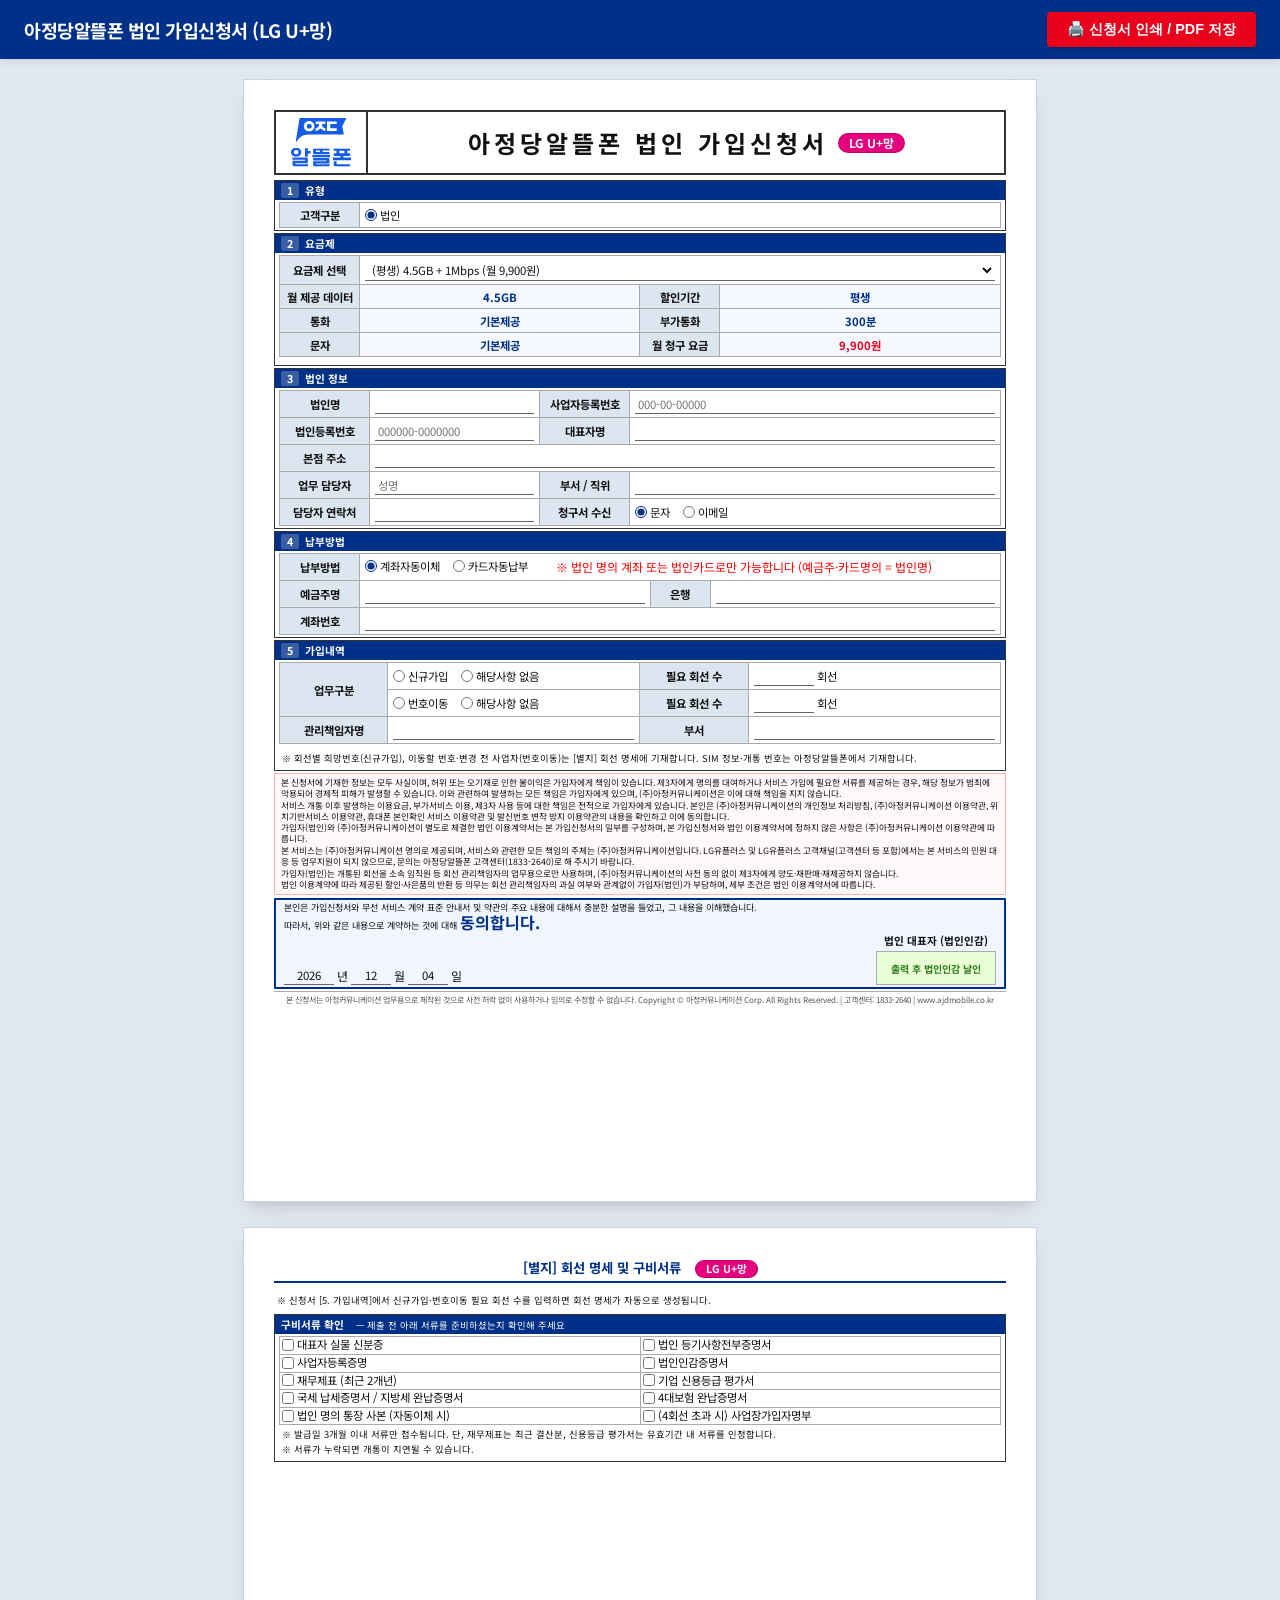
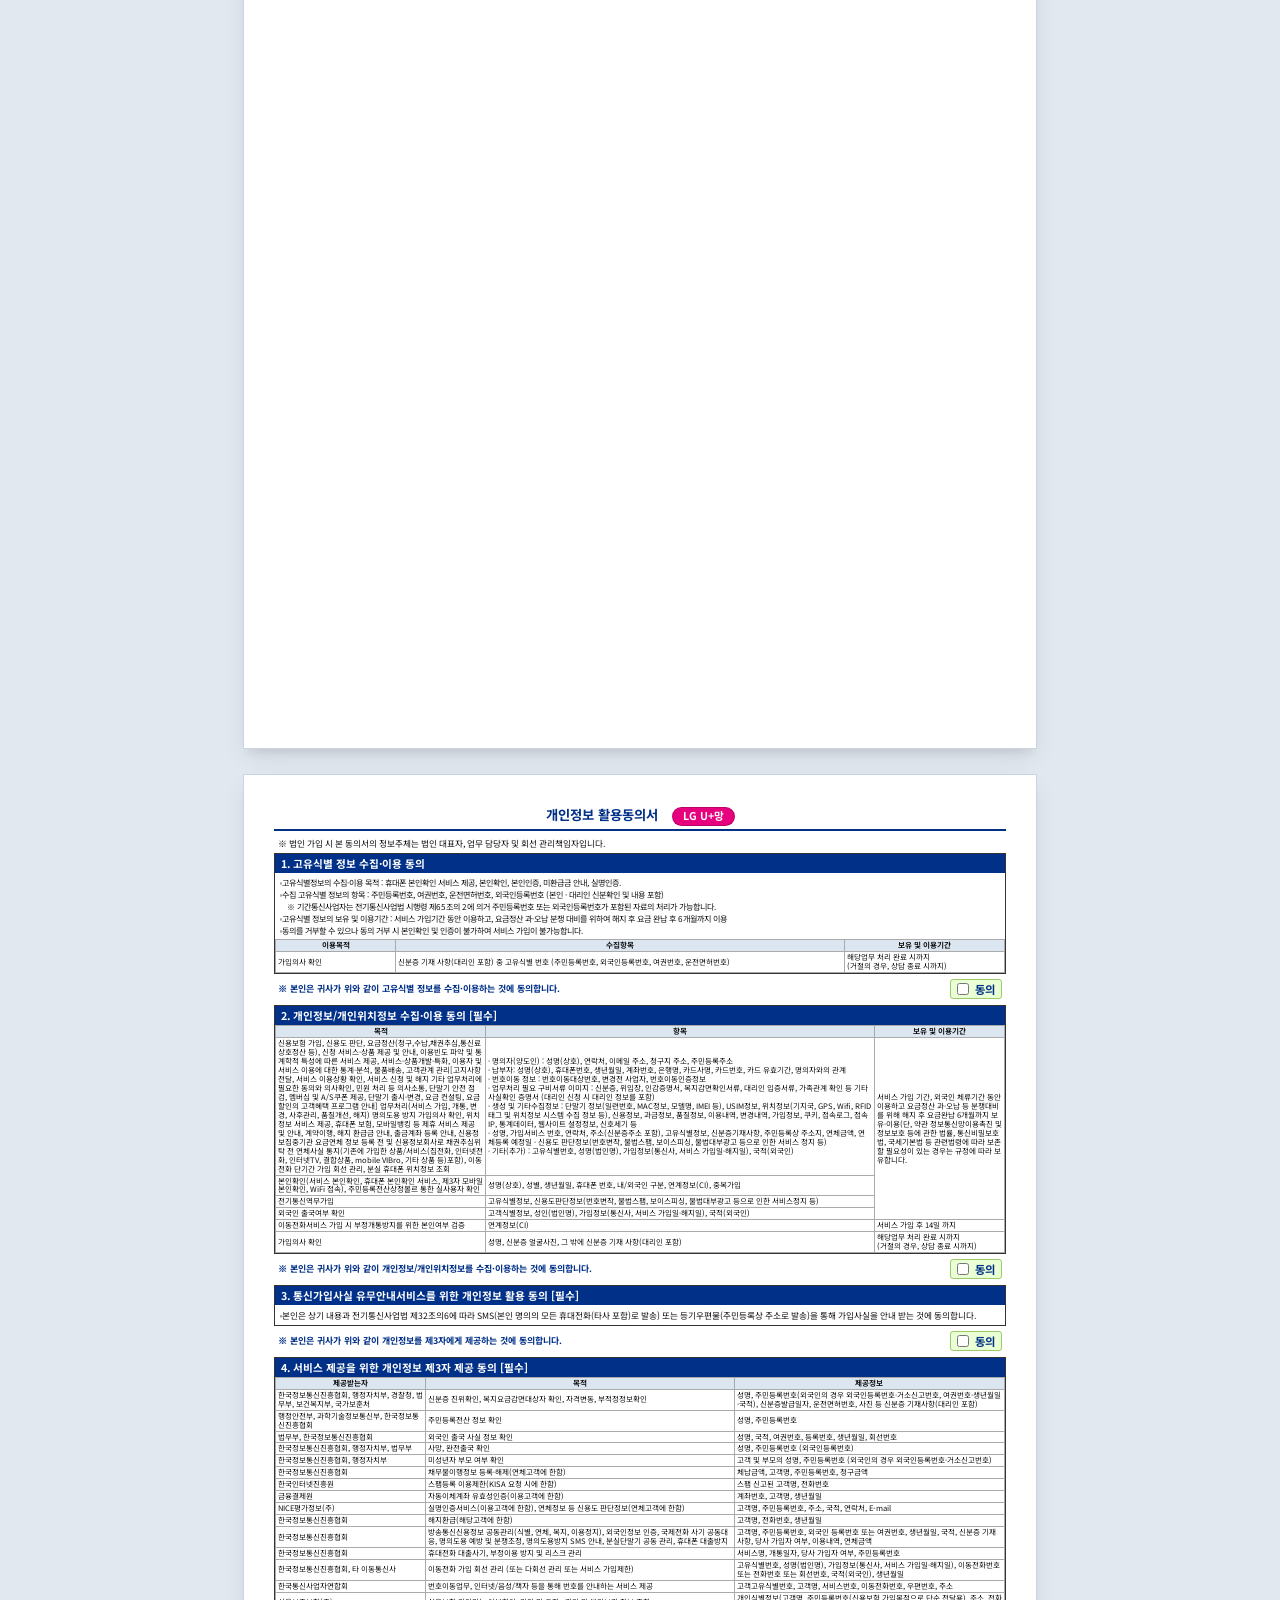
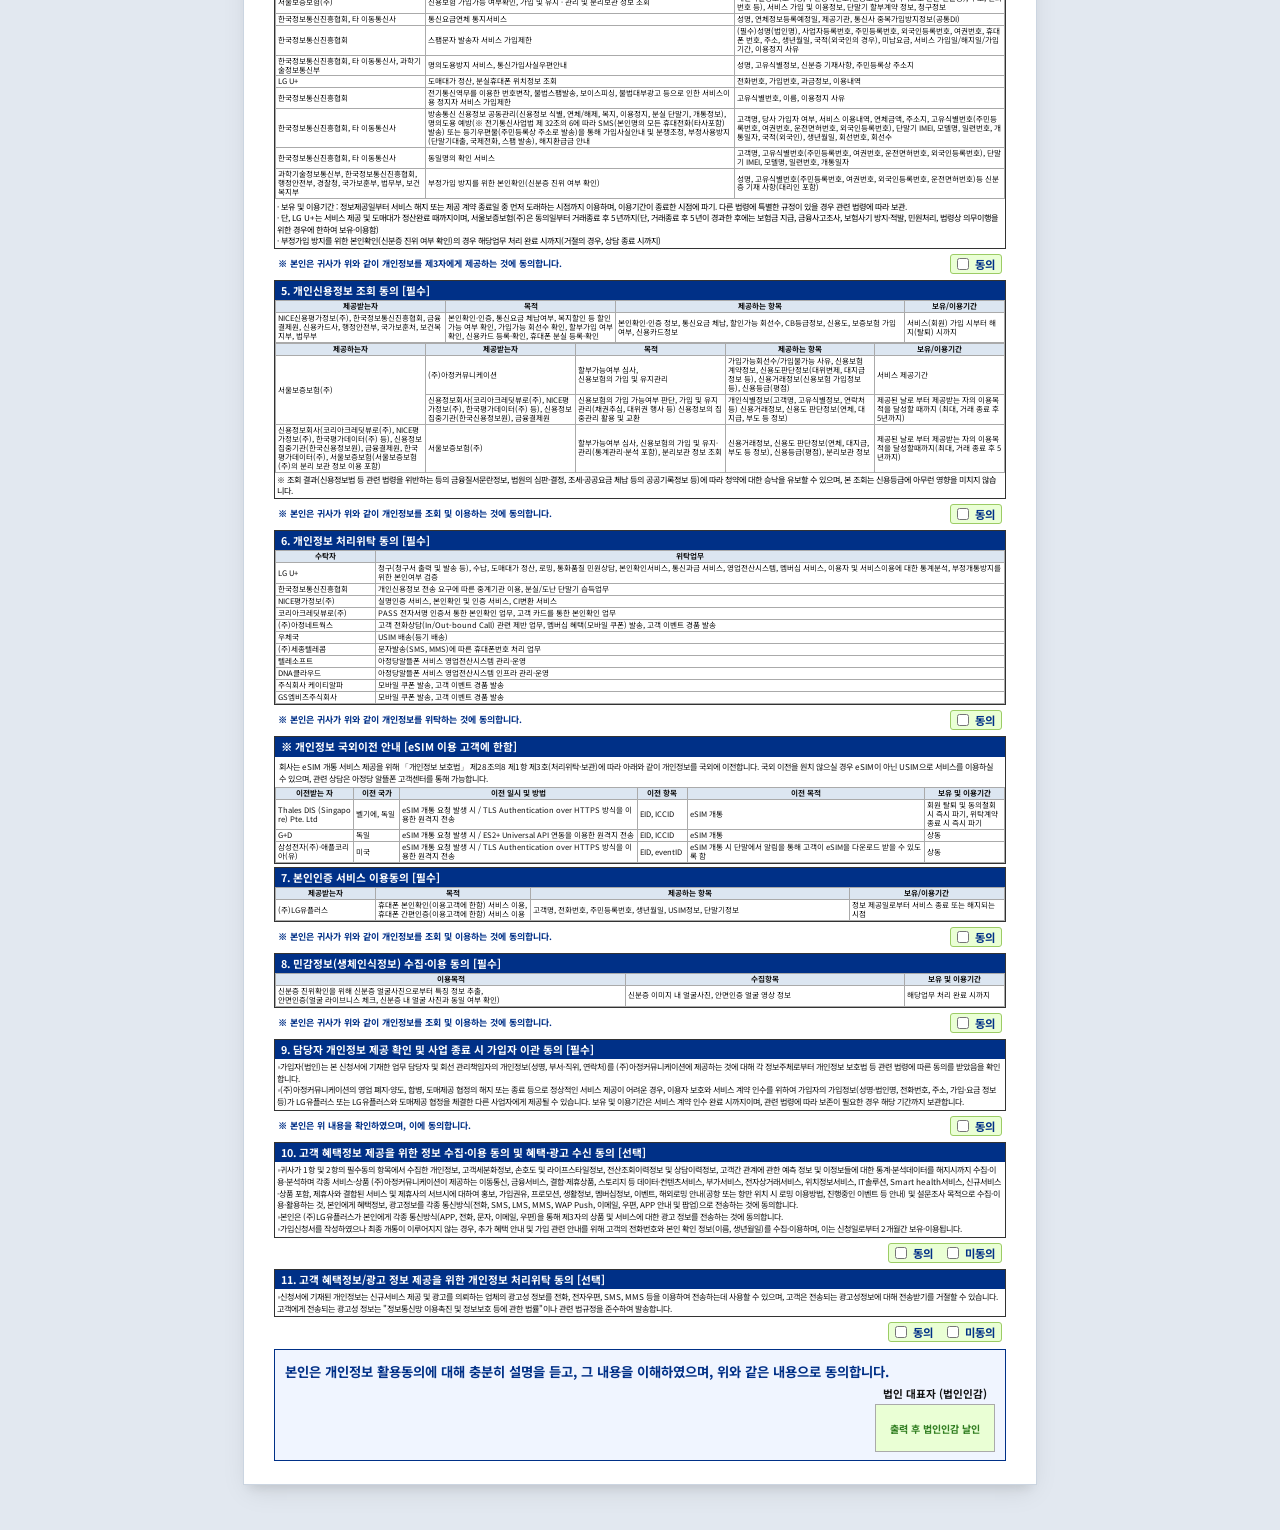
<file: LG_corp_v3.html>
<!DOCTYPE html>
<html lang="ko">
<head>
<meta charset="UTF-8">
<meta name="viewport" content="width=device-width, initial-scale=1.0">
<meta name="robots" content="noindex, nofollow">
<title>아정당알뜰폰 법인 가입신청서 (LG U+망)</title>
<link rel="stylesheet" href="style.css">
<style>
  /* [별지] 표: 셀 내용 세로 가운데 정렬 (공통 .prv-table-tight 는 상단 정렬) */
  .spec-page .prv-table-tight th,
  .spec-page .prv-table-tight td { vertical-align: middle; }
</style>
</head>
<body data-network="lg">
  <!-- 상단 바 (화면 전용) -->
  <div class="top-bar no-print">
    <div class="top-bar-brand">
      <h1>아정당알뜰폰 법인 가입신청서 (LG U+망)</h1>
    </div>
    <button class="btn-print" onclick="validateAndPrint()">🖨️ 신청서 인쇄 / PDF 저장</button>
  </div>

  <div class="document-container">

<!-- ── 필수항목 미입력 모달 ── -->
<div id="validModal">
  <div class="modal-box">
    <div class="modal-title">⚠️ 필수 항목을 확인해 주세요</div>
    <ul class="modal-list" id="errorList"></ul>
    <button class="modal-btn" onclick="closeModal()">확인 후 수정하기</button>
  </div>
</div>


<!-- ══════════════════════════════════════ PAGE 1 ══ -->
<div class="page form-compact">



  <!-- 헤더 -->
  <div class="doc-header">
<div class="logo-cell">
  <div class="logo-svg-wrap">
    <svg viewBox="0 0 455 370" xmlns="http://www.w3.org/2000/svg" aria-label="아정당 알뜰폰 로고" role="img">
      <mask id="mask0_37_2" style="mask-type:luminance" maskUnits="userSpaceOnUse" x="0" y="225" width="151" height="145">
        <path d="M105.9 293.3V229.8H127.5V250.8H150.2V270.2H127.5V293.3H105.9ZM28.2 369.8C22.9 369.8 18.8 368.1 15.8 364.8C12.8 361.5 11.3 357.5 11.3 352.7V325.1H105.9V317.6H11.3V299.2H116C119.6 299.2 122.4 300.3 124.4 302.5C126.4 304.5 127.5 307.2 127.5 310.7V342.3H32.9V350.4H128.9V369.8H28.2ZM39 225C44.8 225 50 225.9 54.6 227.8C59.3 229.5 63.3 231.8 66.9 234.9C70.3 238 73 241.6 74.9 245.8C77 249.9 78 254.4 78 259.4C78 264.3 77 268.9 74.9 273.1C73 277.2 70.3 280.8 66.9 283.9C63.3 286.9 59.3 289.3 54.6 291C50 292.7 44.8 293.6 39 293.6C33.2 293.6 27.9 292.7 23.2 291C18.6 289.3 14.5 286.9 11 283.9C7.5 280.8 4.80001 277.2 2.90001 273.1C1.00001 268.9 0 264.3 0 259.4C0 254.4 1.00001 249.9 2.90001 245.8C4.90001 241.6 7.5 238 11 234.9C14.5 231.8 18.6 229.5 23.2 227.8C27.9 225.9 33.2 225 39 225ZM39 242.8C33.9 242.8 29.7 244.3 26.4 247.4C23.2 250.5 21.6 254.4 21.6 259.4C21.6 264.3 23.2 268.3 26.4 271.3C29.7 274.3 33.8 275.8 39 275.8C44.2 275.8 48.4 274.3 51.6 271.3C54.8 268.3 56.4 264.3 56.4 259.4C56.4 254.4 54.8 250.5 51.6 247.4C48.4 244.3 44.2 242.8 39 242.8Z" fill="white"/>
      </mask>
      <g mask="url(#mask0_37_2)">
        <path d="M0.0159912 225.012H150.42V369.762H0.0159912V225.012Z" fill="#145CE6"/>
      </g>
      <mask id="mask1_37_2" style="mask-type:luminance" maskUnits="userSpaceOnUse" x="160" y="229" width="139" height="141">
        <path d="M184.5 369.8C179.2 369.8 175.1 368.1 172.1 364.8C169.1 361.5 167.6 357.5 167.6 352.7V328.1H269.7V322H167.6V304.1H279.9C283.4 304.1 286.2 305.2 288.3 307.3C290.3 309.4 291.3 312.1 291.3 315.5V344.6H189.2V351H292.8V369.8H184.5ZM189.2 257.4H218.7V247.1H189.2V257.4ZM240.2 257.4H291.3V274.7H179.2C175.6 274.7 172.8 273.7 170.6 271.7C168.6 269.6 167.6 266.8 167.6 263.3V241.3C167.6 237.9 168.6 235.1 170.6 233.1C172.8 230.9 175.6 229.9 179.2 229.9H291.3V247.1H240.2V257.4ZM298.7 298.3H160.2V281H298.7V298.3Z" fill="white"/>
      </mask>
      <g mask="url(#mask1_37_2)">
        <path d="M160.168 229.853H298.73V369.498H160.168V229.853Z" fill="#145CE6"/>
      </g>
      <mask id="mask2_37_2" style="mask-type:luminance" maskUnits="userSpaceOnUse" x="36" y="0" width="383" height="180">
        <path d="M414.7 0H70.3002C67.3002 0 64.7002 2.20001 64.2002 5.10001L36.3002 176.2C35.7002 179.7 41.6002 181.5 43.4002 178.4C62.4002 145.4 89.2002 124.5 134.7 124.5H396C398.6 124.5 400.5 122.2 400 119.7L388.6 62.2L418.3 5.90001C419.7 3.20001 417.8 0 414.7 0ZM137.8 101.4C115.7 101.4 97.8002 83.8 97.8002 62.2C97.8002 40.6 115.7 23.1 137.8 23.1C159.8 23.1 177.7 40.6 177.7 62.2C177.7 83.8 159.8 101.4 137.8 101.4ZM260.6 46.2H236.1V62.2C238.4 65.9 243 69.8 247.4 72.5C250 74.2 255.1 77.4 260.6 78.3V98.4H259.3C249.4 98.4 232.2 88.4 223.8 80.3C215.3 88.4 198.2 98.4 188.3 98.4H186.9V78.3C192.5 77.4 197.5 74.2 200.2 72.5C204.5 69.8 209.2 65.9 211.4 62.3L211.5 46.2H186.9V26.1H260.6V46.2ZM346.7 46.2H297.5V78.3H346.7V98.4H272.9V26.1H346.7V46.2Z" fill="white"/>
      </mask>
      <g mask="url(#mask2_37_2)">
        <path d="M32.4919 -3.73804H422.873V183.762H32.4919V-3.73804Z" fill="#145CE6"/>
      </g>
      <mask id="mask3_37_2" style="mask-type:luminance" maskUnits="userSpaceOnUse" x="118" y="43" width="40" height="39">
        <path d="M137.8 81.3C148.5 81.3 157.2 72.8 157.2 62.2C157.2 51.7 148.5 43.2 137.8 43.2C127 43.2 118.3 51.7 118.3 62.2C118.3 72.8 127 81.3 137.8 81.3Z" fill="white"/>
      </mask>
      <g mask="url(#mask3_37_2)">
        <path d="M32.4918 -3.73804H422.873V183.762H32.4918V-3.73804Z" fill="#145CE6"/>
      </g>
      <mask id="mask4_37_2" style="mask-type:luminance" maskUnits="userSpaceOnUse" x="316" y="229" width="139" height="141">
        <path d="M323.9 352.7V327.2H345.5V350.4H448.4V369.8H340.8C335.5 369.8 331.4 368.1 328.4 364.8C325.4 361.5 323.9 357.5 323.9 352.6M396.5 287.5V300.4H455V319.7H316.5V300.4H374.9V287.5H323.9V268.1H344.8V249.2H323.9V229.9H447.6V249.2H426.7V268.1H447.6V287.5H396.5ZM366.4 268.1H405.1V249.2H366.4V268.1Z" fill="white"/>
      </mask>
      <g mask="url(#mask4_37_2)">
        <path d="M316.454 229.853H455.016V369.498H316.454V229.853Z" fill="#145CE6"/>
      </g>
    </svg>
  </div>
</div>
    <div class="title-cell">아정당알뜰폰 법인 가입신청서 <span class="doc-net-badge">LG U+망</span></div>
  </div>

  <!-- ① 구분 -->
  <div class="sec-wrap">
    <div class="sec-head"><span class="sec-num">1</span> 유형</div>
    <div class="sec-body">
      <table><tr>
        <td class="td-label">고객구분</td>
        <td>
          <label class="lbl"><input type="radio" name="cust_type" value="법인" checked> 법인</label>
        </td>
      </tr></table>
    </div>
  </div>

  <!-- ② 요금제 -->
  <div class="sec-wrap">
    <div class="sec-head"><span class="sec-num">2</span> 요금제</div>
    <div class="sec-body">
      <table>
        <tr>
          <td class="td-label">요금제 선택</td>
          <td colspan="3">
            <select id="planSelect" onchange="fillPlan()">
              <option value="">── 요금제를 선택하세요 ──</option>
              <optgroup label="── 무약정 평생 요금제 ──">
                <option value="life_4.5GB" selected>(평생) 4.5GB + 1Mbps (월 9,900원)</option>
              </optgroup>
            </select>
          </td>
        </tr>
        <tr>
          <td class="td-label">월 제공 데이터</td>
          <td class="td-auto" id="p_data" style="width:280px">-</td>
          <td class="td-label" style="width:80px">할인기간</td>
          <td class="td-auto" id="p_period">-</td>
        </tr>
        <tr>
          <td class="td-label">통화</td>
          <td class="td-auto" id="p_call">-</td>
          <td class="td-label">부가통화</td>
          <td class="td-auto" id="p_extra">-</td>
        </tr>
        <tr>
          <td class="td-label">문자</td>
          <td class="td-auto" id="p_sms">-</td>
          <td class="td-label">월 청구 요금</td>
          <td class="td-auto fw7 red" id="p_fee">-</td>
        </tr>
      </table>
      <div class="xs" style="color:#777;padding:2px 3px;margin-top:2px">
      </div>
    </div>
  </div>

<!-- ③ 가입자 정보 -->
<div class="sec-wrap">
  <div class="sec-head"><span class="sec-num">3</span> 법인 정보</div>
  <div class="sec-body">
    <table class="subscriber-table">
      <colgroup>
        <col style="width:90px">
        <col style="width:170px">
        <col style="width:90px">
        <col style="width:auto">
      </colgroup>

      <tr>
        <td class="td-label">법인명</td>
        <td><input type="text" id="inp_name" class="form-input"></td>
        <td class="td-label">사업자등록번호</td>
        <td><input type="text" id="inp_birth" class="form-input" placeholder="000-00-00000"></td>
      </tr>

      <tr>
        <td class="td-label">법인등록번호</td>
        <td><input type="text" id="inp_corp_regno" class="form-input" placeholder="000000-0000000"></td>
        <td class="td-label">대표자명</td>
        <td><input type="text" id="inp_ceo" class="form-input"></td>
      </tr>

      <tr>
        <td class="td-label">본점 주소</td>
        <td colspan="3"><input type="text" id="inp_addr" class="form-input"></td>
      </tr>

      <tr>
        <td class="td-label">업무 담당자</td>
        <td><input type="text" id="inp_mgr_name" class="form-input" placeholder="성명"></td>
        <td class="td-label">부서 / 직위</td>
        <td><input type="text" id="inp_mgr_dept" class="form-input"></td>
      </tr>

      <tr>
        <td class="td-label">담당자 연락처</td>
        <td><input type="text" id="inp_tel" class="form-input"></td>
        <td class="td-label">청구서 수신</td>
        <td class="bill-cell">
          <label class="lbl">
            <input type="radio" name="bill_method" value="문자" checked onchange="toggleBill(this.value)">
            문자
          </label>

          <label class="lbl">
            <input type="radio" name="bill_method" value="이메일" onchange="toggleBill(this.value)">
            이메일
          </label>

          <span id="billEmailWrap" class="inline-side" style="display:none;">
            <input type="text" class="line-input email-id">
            <span class="inline-mark">@</span>
            <input type="text" class="line-input email-domain">
          </span>
        </td>
      </tr>

    </table>
  </div>
</div>

  <!-- ④ 납부방법 -->
  <div class="sec-wrap">
    <div class="sec-head"><span class="sec-num">4</span> 납부방법</div>
    <div class="sec-body">
      <table>
        <tr>
          <td class="td-label">납부방법</td>
          <td colspan="3">
            <label class="lbl"><input type="radio" name="pay_type" value="계좌" checked onchange="togglePay(this.value)"> 계좌자동이체</label>
            <label class="lbl"><input type="radio" name="pay_type" value="카드" onchange="togglePay(this.value)"> 카드자동납부</label>
            <span style="color: red; font-size: 12px; margin-left: 15px;">※ 법인 명의 계좌 또는 법인카드로만 가능합니다 (예금주·카드명의 = 법인명)</span>
          </td>
        </tr>
        <tr>
          <td class="td-label" id="lbl_owner">예금주명</td>
          <td><input type="text" id="inp_owner"></td>
          <td class="td-label" id="lbl_bank" style="width:60px">은행</td>
          <td><input type="text" id="inp_bank"></td>
        </tr>
        <tr>
          <td class="td-label" id="lbl_account">계좌번호</td>
          <td colspan="3"><input type="text" id="inp_account"></td>
        </tr>
        <tr id="row_expiry" style="display:none">
          <td class="td-label">유효기간</td>
          <td colspan="3"><input type="text" id="inp_expiry" placeholder="MM / YY" style="width:50px"></td>
        </tr>
      </table>
    </div>
  </div>

  <!-- ⑤ 가입내역 -->
  <div class="sec-wrap">
    <div class="sec-head"><span class="sec-num">5</span> 가입내역</div>
    <div class="sec-body">

      <!-- 업무구분: 신규가입·번호이동 각각 신청 여부 + 회선 수 (회선별 상세는 [별지]) -->
      <table style="margin-bottom:5px; table-layout: fixed; width: 100%;">
        <colgroup>
          <col style="width: 15%;">
          <col style="width: 35%;">
          <col style="width: 15%;">
          <col style="width: 35%;">
        </colgroup>
        <tr>
          <td class="td-label" rowspan="2">업무구분</td>
          <td>
            <label class="lbl"><input type="radio" name="biz_new" value="Y" onchange="onBizChange()"> 신규가입</label>
            <label class="lbl"><input type="radio" name="biz_new" value="N" onchange="onBizChange()"> 해당사항 없음</label>
          </td>
          <td class="td-label">필요 회선 수</td>
          <td><input type="text" id="inp_lines_new" inputmode="numeric" maxlength="3" style="width:60px" oninput="onBizChange()" disabled> 회선</td>
        </tr>
        <tr>
          <td>
            <label class="lbl"><input type="radio" name="biz_mnp" value="Y" onchange="onBizChange()"> 번호이동</label>
            <label class="lbl"><input type="radio" name="biz_mnp" value="N" onchange="onBizChange()"> 해당사항 없음</label>
          </td>
          <td class="td-label">필요 회선 수</td>
          <td><input type="text" id="inp_lines_mnp" inputmode="numeric" maxlength="3" style="width:60px" oninput="onBizChange()" disabled> 회선</td>
        </tr>
        <tr>
          <td class="td-label">관리책임자명</td>
          <td><input type="text" id="inp_admin_name" class="form-input"></td>
          <td class="td-label">부서</td>
          <td><input type="text" id="inp_admin_dept" class="form-input"></td>
        </tr>
      </table>
      <div class="xs" style="padding:2px 3px;">※ 회선별 희망번호(신규가입), 이동할 번호·변경 전 사업자(번호이동)는 [별지] 회선 명세에 기재합니다. SIM 정보·개통 번호는 아정당알뜰폰에서 기재합니다.</div>
      <div id="lines_notice" class="xs" style="display:none; color:var(--accent); font-weight:500; padding:2px 3px;">※ 4회선 초과 신청은 통신사 증설 심사 대상이며, 종사자 수 이내에서만 개통 가능합니다. 사업장가입자명부(주민등록번호 뒷자리 마스킹)를 제출해 주세요.</div>


    </div>
  </div>


  <!-- 동의사항 -->
  <div class="agree-block">
    <div class="agree-row">
      <span>본 신청서에 기재한 정보는 모두 사실이며, 허위 또는 오기재로 인한 불이익은 가입자에게 책임이 있습니다. 제3자에게 명의를 대여하거나 서비스 가입에 필요한 서류를 제공하는 경우, 해당 정보가 범죄에 악용되어 경제적 피해가 발생할 수 있습니다. 이와 관련하여 발생하는 모든 책임은 가입자에게 있으며, (주)아정커뮤니케이션은 이에 대해 책임을 지지 않습니다. </span>
    </div>
    <div class="agree-row">
      <span>서비스 개통 이후 발생하는 이용요금, 부가서비스 이용, 제3자 사용 등에 대한 책임은 전적으로 가입자에게 있습니다. 본인은 (주)아정커뮤니케이션의 개인정보 처리방침, (주)아정커뮤니케이션 이용약관, 위치기반서비스 이용약관, 휴대폰 본인확인 서비스 이용약관 및 발신번호 변작 방지 이용약관의 내용을 확인하고 이에 동의합니다.
</span>
    </div>
    <div class="agree-row">
      <span>가입자(법인)와 (주)아정커뮤니케이션이 별도로 체결한 법인 이용계약서는 본 가입신청서의 일부를 구성하며, 본 가입신청서와 법인 이용계약서에 정하지 않은 사항은 (주)아정커뮤니케이션 이용약관에 따릅니다.</span>
    </div>
    <div class="agree-row">
      <span>본 서비스는 (주)아정커뮤니케이션 명의로 제공되며, 서비스와 관련한 모든 책임의 주체는 (주)아정커뮤니케이션입니다. LG유플러스 및 LG유플러스 고객채널(고객센터 등 포함)에서는 본 서비스의 민원 대응 등 업무지원이 되지 않으므로, 문의는 아정당알뜰폰 고객센터(1833-2640)로 해 주시기 바랍니다.</span>
    </div>
    <div class="agree-row">
      <span>가입자(법인)는 개통된 회선을 소속 임직원 등 회선 관리책임자의 업무용으로만 사용하며, (주)아정커뮤니케이션의 사전 동의 없이 제3자에게 양도·재판매·재제공하지 않습니다.</span>
    </div>
    <div class="agree-row">
      <span>법인 이용계약에 따라 제공된 할인·사은품의 반환 등 의무는 회선 관리책임자의 과실 여부와 관계없이 가입자(법인)가 부담하며, 세부 조건은 법인 이용계약서에 따릅니다.</span>
    </div>
  </div>

<!-- 최종 서명 -->
<div class="sign-area compact-sign">
  <div class="sign-text">
    본인은 가입신청서와 무선 서비스 계약 표준 안내서 및 약관의 주요 내용에 대해서 충분한 설명을 들었고, 그 내용을 이해했습니다.
    <br>따라서, 위와 같은 내용으로 계약하는 것에 대해 <span class="fw7 blue" style="font-size:12pt;"> 동의합니다.</span>
  </div>

  <div class="sign-bottom" style="display:flex; justify-content:space-between; align-items:flex-end;">
    <div class="sign-date-row">
      <input type="text" class="print-year" style="width:50px"> 년
      <input type="text" class="print-month" style="width:40px"> 월
      <input type="text" class="print-day" style="width:40px"> 일
    </div>

    <div class="sign-box-wrap" style="display:flex; flex-direction:column; align-items:center;">
      <div class="sign-label" style="font-size:8pt; margin-bottom:3px; text-align:center;">
        법인 대표자 (법인인감)
      </div>
      <div class="p-sign-box stamp-only">
              <span>출력 후 법인인감 날인</span>
            </div>
    </div>
  </div>
</div>

  <div class="doc-footer">
    본 신청서는 아정커뮤니케이션 업무용으로 제작된 것으로 사전 허락 없이 사용하거나 임의로 수정할 수 없습니다.
    Copyright © 아정커뮤니케이션 Corp. All Rights Reserved.&nbsp;|&nbsp;고객센터: 1833-2640&nbsp;|&nbsp;www.ajdmobile.co.kr
  </div>
</div>



  <!-- ══════════════════════════════════════ 별지: 회선 명세 ══ -->
  <!-- 회선 수만큼 행이 늘어나므로 화면에서도 고정 높이(297mm)를 풀어 둠 -->
  <div class="page form-compact spec-page" style="height:auto; min-height:297mm;">
    <div class="consent-page-title">[별지] 회선 명세 및 구비서류 <span class="doc-net-badge">LG U+망</span></div>

    <div id="spec_empty" class="xs no-print" style="padding:6px 3px;">※ 신청서 [5. 가입내역]에서 신규가입·번호이동 필요 회선 수를 입력하면 회선 명세가 자동으로 생성됩니다.</div>

    <!-- 신규가입 회선 명세 -->
    <div class="sec-wrap" id="spec_new" style="display:none">
      <div class="sec-head">신규가입 회선 명세 (<span id="cnt_new">0</span>회선)</div>
      <div class="sec-body">
        <!-- No·SIM·번호 칸 폭은 번호이동 표와 동일 (4/12/20/20%) -->
        <table class="prv-table-tight" style="table-layout:fixed; width:100%;">
          <colgroup>
            <col style="width:4%"><col style="width:12%"><col style="width:20%"><col style="width:20%"><col style="width:16%"><col style="width:16%"><col style="width:12%">
          </colgroup>
          <thead>
            <tr>
              <th rowspan="2">No</th>
              <th colspan="2">SIM 정보 (아정당알뜰폰 기재)</th>
              <th rowspan="2">개통 번호<br>(아정당알뜰폰 기재)</th>
              <th rowspan="2">희망번호 1순위<br>(뒷자리 4자리)</th>
              <th rowspan="2">희망번호 2순위<br>(뒷자리 4자리)</th>
              <th rowspan="2">랜덤번호<br>동의</th>
            </tr>
            <tr><th>모델명</th><th>일련번호</th></tr>
          </thead>
          <tbody id="specNewBody"></tbody>
        </table>
        <div class="xs" style="padding:2px 3px;">※ 희망번호(1순위) 입력 또는 랜덤번호 동의 중 하나는 반드시 선택해 주세요.<br>
        ※ 희망번호로 개통 가능한 번호가 없을 시 개통이 지연될 수 있으며, 랜덤번호 동의를 함께 체크하면 임의번호로 개통됩니다.</div>
      </div>
    </div>

    <!-- 번호이동 회선 명세 -->
    <div class="sec-wrap" id="spec_mnp" style="display:none">
      <div class="sec-head">번호이동 회선 명세 (<span id="cnt_mnp">0</span>회선)</div>
      <div class="sec-body">
        <table class="prv-table-tight" style="table-layout:fixed; width:100%;">
          <colgroup>
            <col style="width:4%"><col style="width:12%"><col style="width:20%"><col style="width:20%"><col style="width:44%">
          </colgroup>
          <thead>
            <tr>
              <th rowspan="2">No</th>
              <th colspan="2">SIM 정보 (아정당알뜰폰 기재)</th>
              <th rowspan="2">이동할 번호</th>
              <th rowspan="2">변경 전 사업자</th>
            </tr>
            <tr><th>모델명</th><th>일련번호</th></tr>
          </thead>
          <tbody id="specMnpBody"></tbody>
        </table>
        <div class="notice-box" style="margin-top:3px">
          <div class="nr"><span class="nr-sym">※</span><span>번호이동 제한기간(3개월) 경과 후부터 다른 사업자로 변경하실 수 있습니다. 단, 고객이 번호이동관리센터에 직접 신청하는 경우 제한기간 내에도 변경 가능합니다.</span></div>
          <div class="nr"><span class="nr-sym">※</span><span>(주)아정커뮤니케이션으로 이동 하신 후, 변경 전 사업자와의 계약관계는 자동 해지되고, (주)아정커뮤니케이션의 이용조건과 통화요금이 적용됩니다.</span></div>
          <div class="nr"><span class="nr-sym">※</span><span>신청 확인을 위해 번호이동 관리센터 및 변경 전 사업자에게 (성명, 전화번호, 주소 등)를 제공함에 동의합니다.</span></div>
          <div class="nr"><span class="nr-sym">※</span><span>변경 전 사업자의 이동전화서비스를 중도 해지함에 따라 위약금이 발생할 수 있습니다.</span></div>
          <div class="nr"><span class="nr-sym">※</span><span>변경 전 사업자에 대한 미납금이 존재할 경우 그 금액을 전 사업자에게 납부하여야 하며, 미납시 이용이 정지될 수 있습니다.</span></div>
        </div>
      </div>
    </div>

    <div class="sec-wrap">
      <div class="sec-head">구비서류 확인 &nbsp;<span style="font-weight:400; font-size:7pt;">— 제출 전 아래 서류를 준비하셨는지 확인해 주세요</span></div>
      <div class="sec-body">
        <table class="prv-table-tight">
          <tr><td><label class="lbl"><input type="checkbox"> 대표자 실물 신분증</label></td>
              <td><label class="lbl"><input type="checkbox"> 법인 등기사항전부증명서</label></td></tr>
          <tr><td><label class="lbl"><input type="checkbox"> 사업자등록증명</label></td>
              <td><label class="lbl"><input type="checkbox"> 법인인감증명서</label></td></tr>
          <tr><td><label class="lbl"><input type="checkbox"> 재무제표 (최근 2개년)</label></td>
              <td><label class="lbl"><input type="checkbox"> 기업 신용등급 평가서</label></td></tr>
          <tr><td><label class="lbl"><input type="checkbox"> 국세 납세증명서 / 지방세 완납증명서</label></td>
              <td><label class="lbl"><input type="checkbox"> 4대보험 완납증명서</label></td></tr>
          <tr><td><label class="lbl"><input type="checkbox"> 법인 명의 통장 사본 (자동이체 시)</label></td>
              <td><label class="lbl"><input type="checkbox"> (4회선 초과 시) 사업장가입자명부</label></td></tr>
        </table>
        <div class="xs" style="padding:2px 3px;">※ 발급일 3개월 이내 서류만 접수됩니다. 단, 재무제표는 최근 결산분, 신용등급 평가서는 유효기간 내 서류를 인정합니다.<br>
        ※ 서류가 누락되면 개통이 지연될 수 있습니다.</div>
      </div>
    </div>
  </div>

  <div class="consent-doc">
    <div class="consent-page-title">개인정보 활용동의서 <span class="doc-net-badge">LG U+망</span></div>
    <div style="font-size:6.5pt; line-height:1.45; padding:2px 4px 4px;">※ 법인 가입 시 본 동의서의 정보주체는 법인 대표자, 업무 담당자 및 회선 관리책임자입니다.</div>
  <div class="consent-item">
    <!-- 1 -->
<div class="sec-wrap" style="margin-bottom:3px">
  <div class="sec-head">1. 고유식별 정보 수집·이용 동의
  </div>

  <div style="font-size:6.1pt; line-height:1.45; padding:4px 4px 3px 4px;">
    ◦고유식별정보의 수집·이용 목적 : 휴대폰 본인확인 서비스 제공, 본인확인, 본인인증, 미환급금 안내, 실명인증.<br>
    ◦수집 고유식별 정보의 항목 : 주민등록번호, 여권번호, 운전면허번호, 외국인등록번호 (본인 · 대리인 신분확인 및 내용 포함)<br>
    　※ 기간통신사업자는 전기통신사업법 시행령 제65조의 2에 의거 주민등록번호 또는 외국인등록번호가 포함된 자료의 처리가 가능합니다.<br>
    ◦고유식별 정보의 보유 및 이용기간 : 서비스 가입기간 동안 이용하고, 요금정산 과·오납 분쟁 대비를 위하여 해지 후 요금 완납 후 6개월까지 이용<br>
    ◦동의를 거부할 수 있으나 동의 거부 시 본인확인 및 인증이 불가하여 서비스 가입이 불가능합니다.
  </div>

  <table class="prv-table-tight">
    <tr>
      <th style="width:120px">이용목적</th>
      <th>수집항목</th>
      <th style="width:160px">보유 및 이용기간</th>
    </tr>
    <tr>
      <td style="vertical-align:middle;">가입의사 확인</td>
      <td style="vertical-align:middle;">
        신분증 기재 사항(대리인 포함) 중 고유식별 번호
        (주민등록번호, 외국인등록번호, 여권번호, 운전면허번호)
      </td>
      <td style="vertical-align:middle;">
        해당업무 처리 완료 시까지<br>
        (거절의 경우, 상담 종료 시까지)
      </td>
    </tr>
  </table>
</div>

<div class="consent-agree" style="margin-top:1px; margin-bottom:4px;">
  <span class="fw7 blue">※ 본인은 귀사가 위와 같이 고유식별 정보를 수집·이용하는 것에 동의합니다.</span>
  <label class="lbl consent-agree-box">
    <input type="checkbox" id="chk_consent1"> <span class="fw7 blue">동의</span>
  </label>
</div>

  
  </div>
  <div class="consent-item consent-item--flow">
    <!-- 2 -->
<div class="sec-wrap" style="margin-bottom:3px">
  <div class="sec-head">2. 개인정보/개인위치정보 수집·이용 동의 [필수]</div>

  <table class="prv-table-tight">
    <thead>
    <tr>
      <th style="width:210px">목적</th>
      <th>항목</th>
      <th style="width:130px">보유 및 이용기간</th>
    </tr>
    </thead>

    <tr>
      <td style="vertical-align:middle;">
        신용보험 가입, 신용도 판단, 요금정산(청구,수납,채권추심,통신료 상호정산 등), 신청 서비스·상품 제공 및 안내, 이용빈도 파악 및 통계학적 특성에 따른 서비스 제공, 서비스·상품개발·특화, 이용자 및 서비스 이용에 대한 통계·분석, 물품배송, 고객관계 관리[고지사항 전달, 서비스 이용상황 확인, 서비스 신청 및 해지 기타 업무처리에 필요한 동의와 의사확인, 민원 처리 등 의사소통, 단말기 안전 점검, 멤버십 및 A/S쿠폰 제공, 단말기 출시·변경, 요금 컨설팅, 요금할인의 고객혜택 프로그램 안내] 업무처리(서비스 가입, 개통, 변경, 사후관리, 품질개선, 해지) 명의도용 방지 가입의사 확인, 위치정보 서비스 제공, 휴대폰 보험, 모바일뱅킹 등 제휴 서비스 제공 및 안내, 계약이행, 해지 환급금 안내, 출금계좌 등록 안내, 신용정보집중기관 요금연체 정보 등록 전 및 신용정보회사로 채권추심위탁 전 연체사실 통지(기존에 가입한 상품/서비스(집전화, 인터넷전화, 인터넷TV, 결합상품, mobile VIBro, 기타 상품 등)포함), 이동전화 단기간 가입 회선 관리, 분실 휴대폰 위치정보 조회
      </td>
      <td style="vertical-align:middle;">
        · 명의자(양도인) : 성명(상호), 연락처, 이메일 주소, 청구지 주소, 주민등록주소<br>
        · 납부자: 성명(상호), 휴대폰번호, 생년월일, 계좌번호, 은행명, 카드사명, 카드번호, 카드 유효기간, 명의자와의 관계<br>
        · 번호이동 정보 : 번호이동대상번호, 변경전 사업자, 번호이동인증정보<br>
        · 업무처리 필요 구비서류 이미지 : 신분증, 위임장, 인감증명서, 복지감면확인서류, 대리인 입증서류, 가족관계 확인 등 기타 사실확인 증명서 (대리인 신청 시 대리인 정보를 포함)<br>
        · 생성 및 기타수집정보 : 단말기 정보(일련번호, MAC정보, 모델명, IMEI 등), USIM정보, 위치정보(기지국, GPS, Wifi, RFID 태그 및 위치정보 시스템 수집 정보 등), 신용정보, 과금정보, 품질정보, 이용내역, 변경내역, 가입정보, 쿠키, 접속로그, 접속 IP, 통계데이터, 웹사이트 설정정보, 신호세기 등<br>
        · 성명, 가입서비스 번호, 연락처, 주소(신분증주소 포함), 고유식별정보, 신분증기재사항, 주민등록상 주소지, 연체금액, 연체등록 예정일
        · 신용도 판단정보(번호변작, 불법스팸, 보이스피싱, 불법대부광고 등으로 인한 서비스 정지 등)<br>
        · 기타(추가) : 고유식별번호, 성명(법인명), 가입정보(통신사, 서비스 가입일·해지일), 국적(외국인)
      </td>
      <td rowspan="4" style="vertical-align: middle;">
        서비스 가입 기간, 외국인 체류기간 동안 이용하고 요금정산 과·오납 등 분쟁대비를 위해 해지 후 요금완납 6개월까지 보유·이용(단, 약관 정보통신망이용촉진 및 정보보호 등에 관한 법률, 통신비밀보호법, 국세기본법 등 관련법령에 따라 보존할 필요성이 있는 경우는 규정에 따라 보유합니다.
      </td>
    </tr>

    <tr>
      <td style="vertical-align:middle;">본인확인(서비스 본인확인, 휴대폰 본인확인 서비스, 제3자 모바일 본인확인, WiFi 접속), 주민등록전산상정볼르 통한 실사용자 확인</td>
      <td style="vertical-align:middle;">성명(상호), 성별, 생년월일, 휴대폰 번호, 내/외국인 구분, 연계정보(CI), 중복가입</td>
    </tr>

    <tr>
      <td style="vertical-align:middle;">전기통신역무가입</td>
      <td style="vertical-align:middle;">고유식별정보, 신용도판단정보(번호변작, 불법스팸, 보이스피싱, 불법대부광고 등으로 인한 서비스정지 등)</td>
    </tr>

    <tr>
      <td style="vertical-align:middle;">외국인 출국여부 확인</td>
      <td style="vertical-align:middle;">고객식별정보, 성인(법인명), 가입정보(통신사, 서비스 가입일·해지일), 국적(외국인)</td>
    </tr>

    <tr>
      <td style="vertical-align:middle;">이동전화서비스 가입 시 부정개통방지를 위한 본인여부 검증</td>
      <td style="vertical-align:middle;">연계정보(CI)</td>
      <td style="vertical-align:middle;">서비스 가입 후 14일 까지</td>
    </tr>

    <tr>
      <td style="vertical-align:middle;">가입의사 확인</td>
      <td style="vertical-align:middle;">성명, 신분증 얼굴사진, 그 밖에 신분증 기재 사항(대리인 포함)</td>
      <td style="vertical-align:middle;">해당업무 처리 완료 시까지<br>(거절의 경우, 상담 종료 시까지)</td>
    </tr>
  </table>
</div>

<div class="consent-agree" style="margin-top:1px; margin-bottom:4px;">
  <span class="fw7 blue">※ 본인은 귀사가 위와 같이 개인정보/개인위치정보를 수집·이용하는 것에 동의합니다.</span>
  <label class="lbl consent-agree-box">
    <input type="checkbox" id="chk_consent2"> <span class="fw7 blue">동의</span>
  </label>
</div>

  
  </div>
  <div class="consent-item">
    <!-- 3 -->
  <div class="sec-wrap" style="margin-bottom:3px">
    <div class="sec-head">3. 통신가입사실 유무안내서비스를 위한 개인정보 활용 동의 [필수]</div>
  <div style="font-size:6.5pt; line-height:1.45; padding:4px 4px 3px 4px;">
    ◦본인은 상기 내용과 전기통신사업법 제32조의6에 따라 SMS(본인 명의의 모든 휴대전화(타사 포함)로 발송) 또는 등기우편물(주민등록상 주소로 발송)을 통해 가입사실을 안내 받는 것에 동의합니다.
  </div>
</div>

<div class="consent-agree" style="margin-top:1px; margin-bottom:4px;">
  <span class="fw7 blue">※ 본인은 귀사가 위와 같이 개인정보를 제3자에게 제공하는 것에 동의합니다.</span>
  <label class="lbl consent-agree-box">
    <input type="checkbox" id="chk_consent3"> <span class="fw7 blue">동의</span>
  </label>
</div>

  
  </div>
  <div class="consent-item consent-item--flow">
    <!-- 4 -->
  <div class="sec-wrap" style="margin-bottom:3px">
    <div class="sec-head">4. 서비스 제공을 위한 개인정보 제3자 제공 동의 [필수]</div>
    <table class="prv-table-tight">
      <thead>
      <tr>
        <th style="width:150px">제공받는자</th>
        <th>목적</th>
        <th style="width:270px">제공정보</th>
      </tr>
      </thead>
    <tr>
      <td style="vertical-align:middle;">한국정보통신진흥협회, 행정자치부, 경찰청, 법무부, 보건복지부, 국가보훈처</td>
      <td style="vertical-align:middle;">신분증 진위확인, 복지요금감면대상자 확인, 자격변동, 부적정정보확인</td>
      <td style="vertical-align:middle;">성명, 주민등록번호(외국인의 경우 외국인등록번호·거소신고번호, 여권번호·생년월일·국적), 신분증발급일자, 운전면허번호, 사진 등 신분증 기재사항(대리인 포함)</td>
    </tr>
    <tr>
      <td style="vertical-align:middle;">행정안전부, 과학기술정보통신부, 한국정보통신진흥협회</td>
      <td style="vertical-align:middle;">주민등록전산 정보 확인</td>
      <td style="vertical-align:middle;">성명, 주민등록번호</td>
    </tr>
    <tr>
      <td style="vertical-align:middle;">법무부, 한국정보통신진흥협회</td>
      <td style="vertical-align:middle;">외국인 출국 사실 정보 확인</td>
      <td style="vertical-align:middle;">성명, 국적, 여권번호, 등록번호, 생년월일, 회선번호</td>
    </tr>
    <tr>
      <td style="vertical-align:middle;">한국정보통신진흥협회, 행정자치부, 법무부</td>
      <td style="vertical-align:middle;">사망, 완전출국 확인</td>
      <td style="vertical-align:middle;">성명, 주민등록번호 (외국인등록번호)</td>
    </tr>
    <tr>
      <td style="vertical-align:middle;">한국정보통신진흥협회, 행정자치부</td>
      <td style="vertical-align:middle;">미성년자 부모 여부 확인</td>
      <td style="vertical-align:middle;">고객 및 부모의 성명, 주민등록번호 (외국인의 경우 외국인등록번호·거소신고번호)</td>
    </tr>
    <tr>
      <td style="vertical-align:middle;">한국정보통신진흥협회</td>
      <td style="vertical-align:middle;">채무불이행정보 등록·해제(연체고객에 한함)</td>
      <td style="vertical-align:middle;">체납금액, 고객명, 주민등록번호, 청구금액</td>
    </tr>
    <tr>
      <td style="vertical-align:middle;">한국인터넷진흥원</td>
      <td style="vertical-align:middle;">스팸등록 이용제한(KISA 요청 시에 한함)</td>
      <td style="vertical-align:middle;">스팸 신고된 고객명, 전화번호</td>
    </tr>
    <tr>
      <td style="vertical-align:middle;">금융결제원</td>
      <td style="vertical-align:middle;">자동이체계좌 유효성인증(이용고객에 한함)</td>
      <td style="vertical-align:middle;">계좌번호, 고객명, 생년월일</td>
    </tr>
    <tr>
      <td style="vertical-align:middle;">NICE평가정보(주)</td>
      <td style="vertical-align:middle;">실명인증서비스(이용고객에 한함), 연체정보 등 신용도 판단정보(연체고객에 한함)</td>
      <td style="vertical-align:middle;">고객명, 주민등록번호, 주소, 국적, 연락처, E-mail</td>
    </tr>
    <tr>
      <td style="vertical-align:middle;">한국정보통신진흥협회</td>
      <td style="vertical-align:middle;">해지환급(해당고객에 한함)</td>
      <td style="vertical-align:middle;">고객명, 전화번호, 생년월일</td>
    </tr>
    <tr>
      <td style="vertical-align:middle;">한국정보통신진흥협회</td>
      <td style="vertical-align:middle;">방송통신신용정보 공동관리(식별, 연체, 복지, 이용정지), 외국인정보 인증, 국제전화 사기 공동대응, 명의도용 예방 및 분쟁조정, 명의도용방지 SMS 안내, 분실단말기 공동 관리, 휴대폰 대출방지</td>
      <td style="vertical-align:middle;">고객명, 주민등록번호, 외국인 등록번호 또는 여권번호, 생년월일, 국적, 신분증 기재사항, 당사 가입자 여부, 이용내역, 연체금액</td>
    </tr>
    <tr>
      <td style="vertical-align:middle;">한국정보통신진흥협회</td>
      <td style="vertical-align:middle;">휴대전화 대출사기, 부정이용 방지 및 리스크 관리</td>
      <td style="vertical-align:middle;">서비스명, 개통일자, 당사 가입자 여부, 주민등록번호</td>
    </tr>
    <tr>
      <td style="vertical-align:middle;">한국정보통신진흥협회, 타 이동통신사</td>
      <td style="vertical-align:middle;">이동전화 가입 회선 관리 (또는 다회선 관리 또는 서비스 가입제한)</td>
      <td style="vertical-align:middle;">고유식별번호, 성명(법인명), 가입정보(통신사, 서비스 가입일·해지일), 이동전화번호 또는 전화번호 또는 회선번호, 국적(외국인), 생년월일</td>
    </tr>
    <tr>
      <td style="vertical-align:middle;">한국통신사업자연합회</td>
      <td style="vertical-align:middle;">번호이동업무, 인터넷/음성/책자 등을 통해 번호를 안내하는 서비스 제공</td>
      <td style="vertical-align:middle;">고객고유식별번호, 고객명, 서비스번호, 이동전화번호, 우편번호, 주소</td>
    </tr>
    <tr>
      <td style="vertical-align:middle;">서울보증보험(주)</td>
      <td style="vertical-align:middle;">신용보험 가입가능 여부확인, 가입 및 유지 · 관리 및 분리보관 정보 조회</td>
      <td style="vertical-align:middle;">개인식별정보(고객명, 주민등록번호(신용보험 가입목적으로 단순 전달용), 주소, 전화번호 등), 서비스 가입 및 이용정보, 단말기 할부계약 정보, 청구정보</td>
    </tr>
    <tr>
      <td style="vertical-align:middle;">한국정보통신진흥협회, 타 이동통신사</td>
      <td style="vertical-align:middle;">통신요금연체 통지서비스</td>
      <td style="vertical-align:middle;">성명, 연체정보등록예정일, 제공기관, 통신사 중복가입방지정보(공통DI)</td>
    </tr>
    <tr>
      <td style="vertical-align:middle;">한국정보통신진흥협회</td>
      <td style="vertical-align:middle;">스팸문자 발송자 서비스 가입제한</td>
      <td style="vertical-align:middle;">(필수)성명(법인명), 사업자등록번호, 주민등록번호, 외국인등록번호, 여권번호, 휴대폰 번호, 주소, 생년월일, 국적(외국인의 경우), 미납요금, 서비스 가입일/해지일/가입기간, 이용정지 사유</td>
    </tr>
    <tr>
      <td style="vertical-align:middle;">한국정보통신진흥협회, 타 이동통신사, 과학기술정보통신부</td>
      <td style="vertical-align:middle;">명의도용방지 서비스, 통신가입사실우편안내</td>
      <td style="vertical-align:middle;">성명, 고유식별정보, 신분증 기재사항, 주민등록상 주소지</td>
   </tr>
   <tr>
    <td style="vertical-align:middle;">LG U+</td>
    <td style="vertical-align:middle;">도매대가 정산, 분실휴대폰 위치정보 조회</td>
    <td style="vertical-align:middle;">전화번호, 가입번호, 과금정보, 이용내역</td>
  </tr>
  <tr>
    <td style="vertical-align:middle;">한국정보통신진흥협회</td>
    <td style="vertical-align:middle;">전기통신역무를 이용한 번호변작, 불법스팸발송, 보이스피싱, 불법대부광고 등으로 인한 서비스이용 정지자 서비스 가입제한</td>
    <td style="vertical-align:middle;">고유식별번호, 이름, 이용정지 사유</td>
  </tr>
  <tr>
    <td style="vertical-align:middle;">한국정보통신진흥협회, 타 이동통신사</td>
    <td style="vertical-align:middle;">방송통신 신용정보 공동관리(신용정보 식별, 연체/해제, 복지, 이용정지, 분실 단말기, 개통정보), 명의도용 예방(※ 전기통신사업법 제 32조의 6에 따라 SMS(본인명의 모든 휴대전화(타사포함) 발송) 또는 등기우편물(주민등록상 주소로 발송)을 통해 가입사실안내 및 분쟁조정, 부정사용방지(단말기대출, 국제전화, 스팸 발송), 해지환급금 안내</td>
    <td style="vertical-align:middle;">고객명, 당사 가입자 여부, 서비스 이용내역, 연체금액, 주소지, 고유식별번호(주민등록번호, 여권번호, 운전면허번호, 외국인등록번호), 단말기 IMEI, 모델명, 일련번호, 개통일자, 국적(외국인), 생년월일, 회선번호, 회선수</td>
  </tr>
  <tr>
    <td style="vertical-align:middle;">한국정보통신진흥협회, 타 이동통신사</td>
    <td style="vertical-align:middle;">동일명의 확인 서비스</td>
    <td style="vertical-align:middle;">고객명, 고유식별번호(주민등록번호, 여권번호, 운전면허번호, 외국인등록번호), 단말기 IMEI, 모델명, 일련번호, 개통일자</td>
  </tr>
  <tr>
    <td style="vertical-align:middle;">과학기술정보통신부, 한국정보통신진흥협회, 행정안전부, 경찰청, 국가보훈부, 법무부, 보건복지부</td>
    <td style="vertical-align:middle;">부정가입 방지를 위한 본인확인(신분증 진위 여부 확인)</td>
    <td style="vertical-align:middle;">성명, 고유식별번호(주민등록번호, 여권번호, 외국인등록번호, 운전면허번호)등 신분증 기재 사항(대리인 포함)</td>
  </tr>
    </table>
<div class="consent-note-block" style="font-size:6.1pt; line-height:1.4; color:#000; padding:2px 2px 2px 2px;">
  · 보유 및 이용기간 : 정보제공일부터 서비스 해지 또는 제공 계약 종료일 중 먼저 도래하는 시점까지 이용하며,   이용기간이 종료한 시점에 파기. 다른 법령에 특별한 규정이 있을 경우 관련 법령에 따라 보관.<br>
  · 단, LG U+는 서비스 제공 및 도매대가 정산완료 때까지이며, 서울보증보험(주)은 동의일부터 거래종료 후 5년까지(단, 거래종료 후 5년이 경과한 후에는 보험금 지급, 금융사고조사, 보험사기 방지·적발, 민원처리, 법령상 의무이행을 위한 경우에 한하여 보유·이용함)<br>
  · 부정가입 방지를 위한 본인확인(신분증 진위 여부 확인)의 경우 해당업무 처리 완료 시까지(거절의 경우, 상담 종료 시까지)
</div>
  </div>

<div class="consent-agree" style="margin-top:1px; margin-bottom:4px;">
  <span class="fw7 blue">※ 본인은 귀사가 위와 같이 개인정보를 제3자에게 제공하는 것에 동의합니다.</span>
  <label class="lbl consent-agree-box">
    <input type="checkbox" id="chk_consent4"> <span class="fw7 blue">동의</span>
  </label>
</div>

  
  </div>
  <div class="consent-item consent-page-break">
    <!-- 5 -->
  <div class="sec-wrap" style="margin-bottom:3px">
    <div class="sec-head">5. 개인신용정보 조회 동의 [필수]</div>
    <table class="prv-table-tight">
      <tr>
        <th style="width:170px">제공받는자</th>
        <th style="width:170px">목적</th>
        <th>제공하는 항목</th>
        <th style="width:100px">보유/이용기간</th>
      </tr>
      <tr>
   <td style="vertical-align:middle;">NICE신용평가정보(주), 한국정보통신진흥협회, 금융결제원, 신용카드사, 행정안전부, 국가보훈처, 보건복지부, 법무부</td>
   <td style="vertical-align:middle;">본인확인·인증, 통신요금 체납여부, 복지할인 등 할인 가능 여부 확인, 가입가능 회선수 확인, 할부가입 여부 확인, 신용카드 등록·확인, 휴대폰 분실 등록·확인</td>
   <td style="vertical-align:middle;">본인확인·인증 정보, 통신요금 체납, 할인가능 회선수, CB등급정보, 신용도, 보증보험 가입 여부, 신용카드정보</td>
   <td style="vertical-align:middle;">서비스(회원) 가입 시부터 해지(탈퇴) 시까지</td>
      </tr>
    </table>

    <table class="prv-table-tight">
      <tr>
        <th style="width:150px">제공하는자</th>
        <th style="width:150px">제공받는자</th>
        <th style="width:150px">목적</th>
        <th>제공하는 항목</th>
        <th style="width:130px">보유/이용기간</th>
      </tr>
      <tr>
   <td rowspan="2" style="vertical-align: middle;">서울보증보험(주)</td>
   <td style="vertical-align:middle;">(주)아정커뮤니케이션</td>
   <td style="vertical-align:middle;">할부가능여부 심사,<br>신용보험의 가입 및 유지관리</td>
   <td style="vertical-align:middle;">가입가능회선수/가입불가능 사유, 신용보험 계약정보, 신용도판단정보(대위변제, 대지급정보 등), 신용거래정보(신용보험 가입정보 등), 신용등급(평점)</td>
   <td style="vertical-align:middle;">서비스 제공기간</td>
      </tr>
      <tr>
   <td style="vertical-align:middle;">신용정보회사(코리아크레딧뷰로(주), NICE평가정보(주), 한국평가데이터(주) 등), 신용정보집중기관(한국신용정보원), 금융결제원</td>
   <td style="vertical-align:middle;">신용보험의 가입 가능여부 판단, 가입 및 유지관리(채권추심, 대위권 행사 등) 신용정보의 집중관리 활용 및 교환</td>
   <td style="vertical-align:middle;">개인식별정보(고객명, 고유식별정보, 연락처 등) 신용거래정보, 신용도 판단정보(연체, 대지급, 부도 등 정보)</td>
   <td style="vertical-align:middle;">제공된 날로 부터 제공받는 자의 이용목적을 달성할 때까지 (최대, 거래 종료 후 5년까지)</td>
      </tr>
  <tr>
    <td style="vertical-align:middle;">신용정보회사(코리아크레딧뷰로(주), NICE평가정보(주), 한국평가데이터(주) 등), 신용정보집중기관(한국신용정보원), 금융결제원, 한국평가데이터(주), 서울보증보험(서울보증보험(주)의 분리 보관 정보 이용 포함)</td>
    <td style="vertical-align:middle;">서울보증보험(주)</td>
    <td style="vertical-align:middle;">할부가능여부 심사, 신용보험의 가입 및 유지·관리(통계관리·분석 포함), 분리보관 정보 조회</td>
    <td style="vertical-align:middle;">신용거래정보, 신용도 판단정보(연체, 대지급, 부도 등 정보), 신용등급(평점), 분리보관 정보</td>
    <td style="vertical-align:middle;">제공된 날로 부터 제공받는 자의 이용목적을 달성할때까지(최대, 거래 종료 후 5년까지)</td>
  </tr>
  </table>
<div style="font-size:6.1pt; line-height:1.4; color:#000; padding:1px 2px 2px 2px;">
  ※ 조회 결과(신용정보법 등 관련 법령을 위반하는 등의 금융질서문란정보, 법원의 심판·결정, 조세·공공요금 체납 등의 공공기록정보 등)에 따라 청약에 대한 승낙을 유보할 수 있으며, 본 조회는 신용등급에 아무런 영향을 미치지 않습니다.
</div>
</div>

<div class="consent-agree" style="margin-top:1px; margin-bottom:4px;">
  <span class="fw7 blue">※ 본인은 귀사가 위와 같이 개인정보를 조회 및 이용하는 것에 동의합니다.</span>
  <label class="lbl consent-agree-box">
    <input type="checkbox" id="chk_consent5"><span class="fw7 blue">동의</span>
  </label>
</div>

  
  </div>
  <div class="consent-item">
    <!-- 6 -->
  <div class="sec-wrap" style="margin-bottom:3px">
    <div class="sec-head">6. 개인정보 처리위탁 동의 [필수]</div>
    <table class="prv-table-tight">
      <tr>
        <th style="width:100px">수탁자</th>
        <th>위탁업무</th>
      </tr>
      <tr>
   <td style="vertical-align:middle;">LG U+</td>
   <td style="vertical-align:middle;">청구(청구서 출력 및 발송 등), 수납, 도매대가 정산, 로밍, 통화품질 민원상담, 본인확인서비스, 통신과금 서비스, 영업전산시스템, 멤버십 서비스, 이용자 및 서비스이용에 대한 통계분석, 부정개통방지를 위한 본인여부 검증</td>
      </tr>
      <tr>
   <td style="vertical-align:middle;">한국정보통신진흥협회</td>
   <td style="vertical-align:middle;">개인신용정보 전송 요구에 따른 중계기관 이용, 분실/도난 단말기 습득업무</td>
      </tr>
      <tr>
   <td style="vertical-align:middle;">NICE평가정보(주)</td>
   <td style="vertical-align:middle;">실명인증 서비스, 본인확인 및 인증 서비스, CI변환 서비스</td>
      </tr>
      <tr>
   <td style="vertical-align:middle;">코리아크레딧뷰로(주)</td>
   <td style="vertical-align:middle;">PASS 전자서명 인증서 통한 본인확인 업무, 고객 카드를 통한 본인확인 업무</td>
      </tr>
      <tr>
   <td style="vertical-align:middle;">(주)아정네트웍스</td>
   <td style="vertical-align:middle;">고객 전화상담(In/Out-bound Call) 관련 제반 업무, 멤버십 혜택(모바일 쿠폰) 발송, 고객 이벤트 경품 발송</td>
      </tr>
      <tr>
   <td style="vertical-align:middle;">우체국</td>
   <td style="vertical-align:middle;">USIM 배송(등기 배송)</td>
      </tr>
      <tr>
   <td style="vertical-align:middle;">(주)세종텔레콤</td>
   <td style="vertical-align:middle;">문자발송(SMS, MMS)에 따른 휴대폰번호 처리 업무</td>
      </tr>
      <tr>
   <td style="vertical-align:middle;">텔레소프트</td>
   <td style="vertical-align:middle;">아정당알뜰폰 서비스 영업전산시스템 관리·운영</td>
      </tr>
      <tr>
   <td style="vertical-align:middle;">DNA클라우드</td>
   <td style="vertical-align:middle;">아정당알뜰폰 서비스 영업전산시스템 인프라 관리·운영</td>
      </tr>
      <tr>
   <td style="vertical-align:middle;">주식회사 케이티알파</td>
   <td style="vertical-align:middle;">모바일 쿠폰 발송, 고객 이벤트 경품 발송</td>
      </tr>
      <tr>
   <td style="vertical-align:middle;">GS엠비즈주식회사</td>
   <td style="vertical-align:middle;">모바일 쿠폰 발송, 고객 이벤트 경품 발송</td>
      </tr>
  </table>
</div>

<div class="consent-agree" style="margin-top:1px; margin-bottom:4px;">
  <span class="fw7 blue">※ 본인은 귀사가 위와 같이 개인정보를 위탁하는 것에 동의합니다.</span>
  <label class="lbl consent-agree-box">
    <input type="checkbox" id="chk_consent6"> <span class="fw7 blue">동의</span>
  </label>
</div>

  
  </div>
  <div class="consent-item consent-item--flow">
    <!-- 개인정보 국외이전 안내 (eSIM 조건부 · 고지 전용, 동의 체크 없음) -->
  <div class="sec-wrap" style="margin-bottom:3px">
    <div class="sec-head">※ 개인정보 국외이전 안내 [eSIM 이용 고객에 한함]</div>
    <div style="font-size:6.1pt; line-height:1.45; padding:4px 4px 3px 4px;">
      회사는 eSIM 개통 서비스 제공을 위해 「개인정보 보호법」 제28조의8 제1항 제3호(처리위탁·보관)에 따라 아래와 같이 개인정보를 국외에 이전합니다. 국외 이전을 원치 않으실 경우 eSIM이 아닌 USIM으로 서비스를 이용하실 수 있으며, 관련 상담은 아정당 알뜰폰 고객센터를 통해 가능합니다.
    </div>
    <table class="prv-table-tight">
      <tr>
        <th style="width:78px">이전받는 자</th>
        <th style="width:46px">이전 국가</th>
        <th>이전 일시 및 방법</th>
        <th style="width:50px">이전 항목</th>
        <th>이전 목적</th>
        <th style="width:80px">보유 및 이용기간</th>
      </tr>
      <tr>
        <td style="vertical-align:middle;">Thales DIS (Singapore) Pte. Ltd</td>
        <td style="vertical-align:middle;">벨기에, 독일</td>
        <td style="vertical-align:middle;">eSIM 개통 요청 발생 시 / TLS Authentication over HTTPS 방식을 이용한 원격지 전송</td>
        <td style="vertical-align:middle;">EID, ICCID</td>
        <td style="vertical-align:middle;">eSIM 개통</td>
        <td style="vertical-align:middle;">회원 탈퇴 및 동의철회 시 즉시 파기, 위탁계약 종료 시 즉시 파기</td>
      </tr>
      <tr>
        <td style="vertical-align:middle;">G+D</td>
        <td style="vertical-align:middle;">독일</td>
        <td style="vertical-align:middle;">eSIM 개통 요청 발생 시 / ES2+ Universal API 연동을 이용한 원격지 전송</td>
        <td style="vertical-align:middle;">EID, ICCID</td>
        <td style="vertical-align:middle;">eSIM 개통</td>
        <td style="vertical-align:middle;">상동</td>
      </tr>
      <tr>
        <td style="vertical-align:middle;">삼성전자(주)·애플코리아(유)</td>
        <td style="vertical-align:middle;">미국</td>
        <td style="vertical-align:middle;">eSIM 개통 요청 발생 시 / TLS Authentication over HTTPS 방식을 이용한 원격지 전송</td>
        <td style="vertical-align:middle;">EID, eventID</td>
        <td style="vertical-align:middle;">eSIM 개통 시 단말에서 알림을 통해 고객이 eSIM을 다운로드 받을 수 있도록 함</td>
        <td style="vertical-align:middle;">상동</td>
      </tr>
    </table>
  </div>
  </div>
  <div class="consent-item">
    <!-- 7 -->
  <div class="sec-wrap" style="margin-bottom:3px">
    <div class="sec-head">7. 본인인증 서비스 이용동의 [필수]</div>
    <table class="prv-table-tight">
      <tr>
        <th style="width:100px">제공받는자</th>
        <th style="width:155px">목적</th>
        <th>제공하는 항목</th>
        <th style="width:155px">보유/이용기간</th>
      </tr>
      <tr>
   <td style="vertical-align:middle;">(주)LG유플러스</td>
   <td style="vertical-align:middle;">휴대폰 본인확인(이용고객에 한함) 서비스 이용,<br>휴대폰 간편인증(이용고객에 한함) 서비스 이용</td>
   <td style="vertical-align:middle;">고객명, 전화번호, 주민등록번호, 생년월일, USIM정보, 단말기정보</td>
   <td style="vertical-align:middle;">정보 제공일로부터 서비스 종료 또는 해지되는 시점</td>
      </tr>
    </table>
</div>

<div class="consent-agree" style="margin-top:1px; margin-bottom:4px;">
  <span class="fw7 blue">※ 본인은 귀사가 위와 같이 개인정보를 조회 및 이용하는 것에 동의합니다.</span>
  <label class="lbl consent-agree-box">
    <input type="checkbox" id="chk_consent7"> <span class="fw7 blue">동의</span>
  </label>
</div>

  
  </div>
  <div class="consent-item">
    <!-- 8 -->
  <div class="sec-wrap" style="margin-bottom:3px">
    <div class="sec-head">8. 민감정보(생체인식정보) 수집·이용 동의 [필수]</div>
    <table class="prv-table-tight">
      <tr>
        <th style="width:350px">이용목적</th>
        <th>수집항목</th>
        <th style="width:100px">보유 및 이용기간</th>
      </tr>
      <tr>
   <td style="vertical-align:middle;">신분증 진위확인을 위해 신분증 얼굴사진으로부터 특징 정보 추출,<br>안면인증(얼굴 라이브니스 체크, 신분증 내 얼굴 사진과 동일 여부 확인)</td>
   <td style="vertical-align:middle;">신분증 이미지 내 얼굴사진, 안면인증 얼굴 영상 정보</td>
   <td style="vertical-align:middle;">해당업무 처리 완료 시까지</td>
      </tr>
    </table>
</div>

<div class="consent-agree" style="margin-top:1px; margin-bottom:4px;">
  <span class="fw7 blue">※ 본인은 귀사가 위와 같이 개인정보를 조회 및 이용하는 것에 동의합니다.</span>
  <label class="lbl consent-agree-box">
    <input type="checkbox" id="chk_consent8"> <span class="fw7 blue">동의</span>
  </label>
</div>

  
  </div>
  <div class="consent-item">
    <!-- 9 (법인 추가) -->
  <div class="sec-wrap" style="margin-bottom:3px">
    <div class="sec-head">9. 담당자 개인정보 제공 확인 및 사업 종료 시 가입자 이관 동의 [필수]</div>
  <div style="font-size:6.1pt; line-height:1.45; padding:2px 2px 2px 2px;">
    ◦가입자(법인)는 본 신청서에 기재한 업무 담당자 및 회선 관리책임자의 개인정보(성명, 부서·직위, 연락처)를 (주)아정커뮤니케이션에 제공하는 것에 대해 각 정보주체로부터 개인정보 보호법 등 관련 법령에 따른 동의를 받았음을 확인합니다.<br>
    ◦(주)아정커뮤니케이션의 영업 폐지·양도, 합병, 도매제공 협정의 해지 또는 종료 등으로 정상적인 서비스 제공이 어려운 경우, 이용자 보호와 서비스 계약 인수를 위하여 가입자의 가입정보(성명·법인명, 전화번호, 주소, 가입·요금 정보 등)가 LG유플러스 또는 LG유플러스와 도매제공 협정을 체결한 다른 사업자에게 제공될 수 있습니다. 보유 및 이용기간은 서비스 계약 인수 완료 시까지이며, 관련 법령에 따라 보존이 필요한 경우 해당 기간까지 보관합니다.
  </div>
  </div>
  <div class="consent-agree" style="margin-top:1px; margin-bottom:4px;">
    <span class="fw7 blue">※ 본인은 위 내용을 확인하였으며, 이에 동의합니다.</span>
    <label class="lbl consent-agree-box">
      <input type="checkbox" id="chk_consent_corp"> <span class="fw7 blue">동의</span>
    </label>
  </div>
  </div>
  <div class="consent-item">
    <!-- 10 (기존 9) -->
  <div class="sec-wrap" style="margin-bottom:3px">
    <div class="sec-head">10. 고객 혜택정보 제공을 위한 정보 수집·이용 동의 및 혜택·광고 수신 동의 [선택]</div>
  <div style="font-size:6.1pt; line-height:1.45; padding:2px 2px 2px 2px;">
    ◦귀사가 1항 및 2항의 필수동의 항목에서 수집한 개인정보, 고객세분화정보, 손호도 및 라이프스타일정보, 전산조회이력정보 및 상담이력정보, 고객간 관계에 관한 예측 정보 및 이정보들에 대한 통계·분석데이터를 해지시까지 수집·이용·분석하며 각종 서비스·상품 (주)아정커뮤니케이션이 제공하는 이동통신, 금융서비스, 결합·제휴상품, 스토리지 등 데이터·컨텐츠서비스, 부가서비스, 전자상거래서비스, 위치정보서비스, IT솔루션, Smart health서비스, 신규서비스·상품 포함, 제휴사와 결합된 서비스 및 제휴사의 서브시에 대하여 홍보, 가입권유, 프로모션, 생활정보, 멤버십정보, 이벤트, 해외로밍 안내(공항 또는 항만 위치 시 로밍 이용방법, 진행중인 이벤트 등 안내) 및 설문조사 목적으로 수집·이용·활용하는 것, 본인에게 혜택정보, 광고정보를 각종 통신방식(전화, SMS, LMS, MMS, WAP Push, 이메일, 우편, APP 안내 및 팝업)으로 전송하는 것에 동의합니다.<br>
    ◦본인은 (주)LG유플러스가 본인에게 각종 통신방식(APP, 전화, 문자, 이메일, 우편)을 통해 제3자의 상품 및 서비스에 대한 광고 정보를 전송하는 것에 동의합니다.<br>
    ◦가입신청서를 작성하였으나 최종 개통이 이루어지지 않는 경우, 추가 혜택 안내 및 가입 관련 안내를 위해 고객의 전화번호와 본인 확인 정보(이름, 생년월일)를 수집·이용하며, 이는 신청일로부터 2개월간 보유·이용됩니다.
</div>
</div>
<div class="consent-agree" style="margin-top:1px; margin-bottom:4px;">
  <span></span>
  <label class="lbl consent-agree-box">
    <input type="checkbox" id="chk_consent9"> <span class="fw7 blue">동의　</span>
    <input type="checkbox" id="chk_consent10"> <span class="fw7 blue">미동의</span>
  </label>
</div>

  
  </div>
  <div class="consent-item">
    <!-- 10 -->
  <div class="sec-wrap" style="margin-bottom:3px">
    <div class="sec-head">11. 고객 혜택정보/광고 정보 제공을 위한 개인정보 처리위탁 동의 [선택]</div>
  <div style="font-size:6.1pt; line-height:1.45; padding:2px 2px 2px 2px;">
    ◦신청서에 기재된 개인정보는 신규서비스 제공 및 광고를 의뢰하는 업체의 광고성 정보를 전화, 전자우편, SMS, MMS 등을 이용하여 전송하는데 사용할 수 있으며, 고객은 전송되는 광고성정보에 대해 전송받기를 거절할 수 있습니다. 고객에게 전송되는 광고성 정보는 "정보통신망 이용촉진 및 정보보호 등에 관한 법률"이나 관련 법규정을 준수하여 발송합니다.
</div>
</div>
<div class="consent-agree" style="margin-top:1px; margin-bottom:4px;">
  <span></span>
  <label class="lbl consent-agree-box">
    <input type="checkbox" id="chk_consent11"> <span class="fw7 blue">동의　</span>
    <input type="checkbox" id="chk_consent12"> <span class="fw7 blue">미동의</span>
  </label>
</div>

  
  </div>
  <div class="consent-final-sign">
    <span class="fw7 blue" style="font-size:10pt;">본인은 개인정보 활용동의에 대해 충분히 설명을 듣고, 그 내용을 이해하였으며, 위와 같은 내용으로 동의합니다.</span>
    <div class="sign-bottom" style="display:flex; justify-content:flex-end; margin-top:4px;">
      <div class="sign-box-wrap" style="display:flex; flex-direction:column; align-items:center;">
        <div class="sign-label">법인 대표자 (법인인감)</div>
        <div class="p-sign-box stamp-only">
              <span>출력 후 법인인감 날인</span>
            </div>
      </div>
    </div>
  </div>
  </div>

  </div> <!-- /document-container -->

<script src="app.js"></script>
<script>fillPlan();</script>
<script>
  var MAX_LINES = 100;
  function lineCount(k) {
    var on = document.querySelector('input[name="biz_' + k + '"]:checked');
    var inp = document.getElementById('inp_lines_' + k);
    inp.disabled = !(on && on.value === 'Y');
    if (inp.disabled) inp.value = '';
    return Math.min(parseInt(inp.value.replace(/[^0-9]/g, ''), 10) || 0, MAX_LINES);
  }

  // 업무구분/회선 수 변경 → [별지] 신규가입·번호이동 섹션 행 수 맞춤
  // SIM 정보는 아정당알뜰폰 기재 (머리글에 표기, 칸이 좁아 placeholder 생략)
  var SIM_TD = '<td><input type="text" class="form-input" disabled></td><td><input type="text" class="form-input" disabled></td>';

  function onBizChange() {
    var nNew = lineCount('new'), nMnp = lineCount('mnp');
    document.querySelectorAll('input[name="biz_new"], input[name="biz_mnp"]').forEach(function (r) { r.parentElement.classList.remove('check-error'); });
    document.getElementById('lines_notice').style.display = nNew + nMnp > 4 ? '' : 'none';
    document.getElementById('spec_empty').style.display = nNew + nMnp ? 'none' : '';
    buildRows('new', nNew, function (i) {
      return '<td style="text-align:center">' + i + '</td>' + SIM_TD +
        '<td><input type="text" class="form-input" disabled></td>' +
        '<td><input type="text" class="form-input" maxlength="4" inputmode="numeric" style="text-align:center"></td>' +
        '<td><input type="text" class="form-input" maxlength="4" inputmode="numeric" style="text-align:center"></td>' +
        '<td style="text-align:center"><label class="lbl" style="margin-right:0"><input type="checkbox"></label></td>';
    });
    buildRows('mnp', nMnp, function (i) {
      var c = function (v) {
        return '<label class="lbl" style="margin-right:4px"><input type="radio" name="carrier_' + i + '" value="' + v + '" onchange="toggleMvnoRow(this)"> ' + v + '</label>';
      };
      return '<td style="text-align:center">' + i + '</td>' + SIM_TD +
        '<td><input type="text" class="form-input"></td>' +
        '<td>' + c('LG') + c('KT') + c('SKT') + c('알뜰') +
        '<input type="text" class="line-input mvno-row" placeholder="사업자명" style="width:120px; display:none"></td>';
    });
  }

  function toggleMvnoRow(radio) {
    var td = radio.closest('td');
    td.querySelectorAll('input[type="radio"]').forEach(function (el) { el.parentElement.classList.remove('check-error'); });
    var name = td.querySelector('.mvno-row');
    name.style.display = radio.value === '알뜰' ? '' : 'none';
    if (radio.value !== '알뜰') name.value = '';
  }

  // 행 수만 바꾸고, 기존 행에 입력한 값은 유지
  function buildRows(k, n, rowHtml) {
    var body = document.getElementById(k === 'new' ? 'specNewBody' : 'specMnpBody');
    var saved = Array.prototype.map.call(body.rows, function (tr) {
      return Array.prototype.map.call(tr.querySelectorAll('input'), function (el) { return { v: el.value, c: el.checked, d: el.style.display }; });
    });
    body.innerHTML = '';
    for (var i = 0; i < n; i++) {
      var tr = body.insertRow();
      tr.innerHTML = rowHtml(i + 1);
      var inputs = tr.querySelectorAll('input');
      (saved[i] || []).forEach(function (s, j) {
        inputs[j].value = s.v; inputs[j].checked = s.c; inputs[j].style.display = s.d;
      });
    }
    document.getElementById('spec_' + k).style.display = n ? '' : 'none';
    document.getElementById('cnt_' + k).textContent = n;
  }

  // app.js validateAndPrint() 에서 호출 — 업무구분·회선 수·[별지] 회선 명세 검증
  function extraValidate(errors) {
    function empty(el) {
      if (el.value.trim() !== '') return false;
      el.classList.add('field-error');
      return true;
    }

    [['new', '신규가입'], ['mnp', '번호이동']].forEach(function (x) {
      var r = document.querySelector('input[name="biz_' + x[0] + '"]:checked');
      if (!r) {
        document.querySelectorAll('input[name="biz_' + x[0] + '"]').forEach(function (el) { el.parentElement.classList.add('check-error'); });
        errors.push('업무구분 (' + x[1] + ' / 해당사항 없음 선택)');
      } else if (r.value === 'Y' && lineCount(x[0]) < 1) {
        document.getElementById('inp_lines_' + x[0]).classList.add('field-error');
        errors.push(x[1] + ' 필요 회선 수');
      }
    });
    if (document.querySelector('input[name="biz_new"][value="N"]:checked') &&
        document.querySelector('input[name="biz_mnp"][value="N"]:checked')) {
      errors.push('신규가입 또는 번호이동 중 하나 이상 신청');
    }

    // 관리책임자
    if (empty(document.getElementById('inp_admin_name'))) errors.push('관리책임자명');
    if (empty(document.getElementById('inp_admin_dept'))) errors.push('관리책임자 부서');

    // 신규가입: 희망번호 1순위 또는 랜덤번호 동의
    var bad = [];
    Array.prototype.forEach.call(document.getElementById('specNewBody').rows, function (tr, i) {
      var f = tr.querySelectorAll('input');  // 0 SIM 모델명, 1 SIM 일련번호, 2 개통번호, 3 희망1, 4 희망2, 5 랜덤
      if (f[3].value.trim() === '' && !f[5].checked) {
        f[3].classList.add('field-error');
        f[5].parentElement.classList.add('check-error');
        bad.push(i + 1);
      }
    });
    if (bad.length) errors.push('[별지] 신규가입 ' + bad.join(', ') + '번 회선 (희망번호 1순위 또는 랜덤번호 동의)');

    // 번호이동: 이동할 번호 + 변경 전 사업자 (알뜰이면 사업자명)
    bad = [];
    Array.prototype.forEach.call(document.getElementById('specMnpBody').rows, function (tr, i) {
      var miss = empty(tr.querySelectorAll('input[type="text"]')[2]);  // 0 SIM 모델명, 1 SIM 일련번호, 2 이동할 번호
      var c = tr.querySelector('input[type="radio"]:checked');
      if (!c) {
        tr.querySelectorAll('input[type="radio"]').forEach(function (el) { el.parentElement.classList.add('check-error'); });
        miss = true;
      } else if (c.value === '알뜰') {
        miss = empty(tr.querySelector('.mvno-row')) || miss;
      }
      if (miss) bad.push(i + 1);
    });
    if (bad.length) errors.push('[별지] 번호이동 ' + bad.join(', ') + '번 회선 (이동할 번호, 변경 전 사업자)');
  }
</script>

<!-- MODAL: DIGITAL SIGNATURE PAD -->
  <div class="modal-overlay" id="signatureModal">
    <div class="modal-box">
      <div class="modal-title">🖊️ 고객 전자 서명</div>
      <p class="modal-desc">아래의 패드 영역에 고객님이 직접 서명 또는 도장을 날인해 주세요.</p>
      
      <div class="canvas-container">
        <div class="canvas-hint" id="sig-hint">
          <span>🖊️</span>
          터치 스크린 혹은 마우스로 서명해 주세요
        </div>
        <canvas id="sig-canvas" class="sig-canvas"></canvas>
      </div>

      <div class="modal-actions">
        <button class="modal-btn modal-btn-cancel" id="btn-sig-cancel">취소</button>
        <button class="modal-btn modal-btn-cancel" id="btn-sig-clear" style="background:#f1f5f9; color:#f43f5e; border:1px solid #fecdd3;">지우기</button>
        <button class="modal-btn modal-btn-apply" id="btn-sig-apply">서명 완료</button>
      </div>
    </div>
  </div>

</body>
</html>
</file>
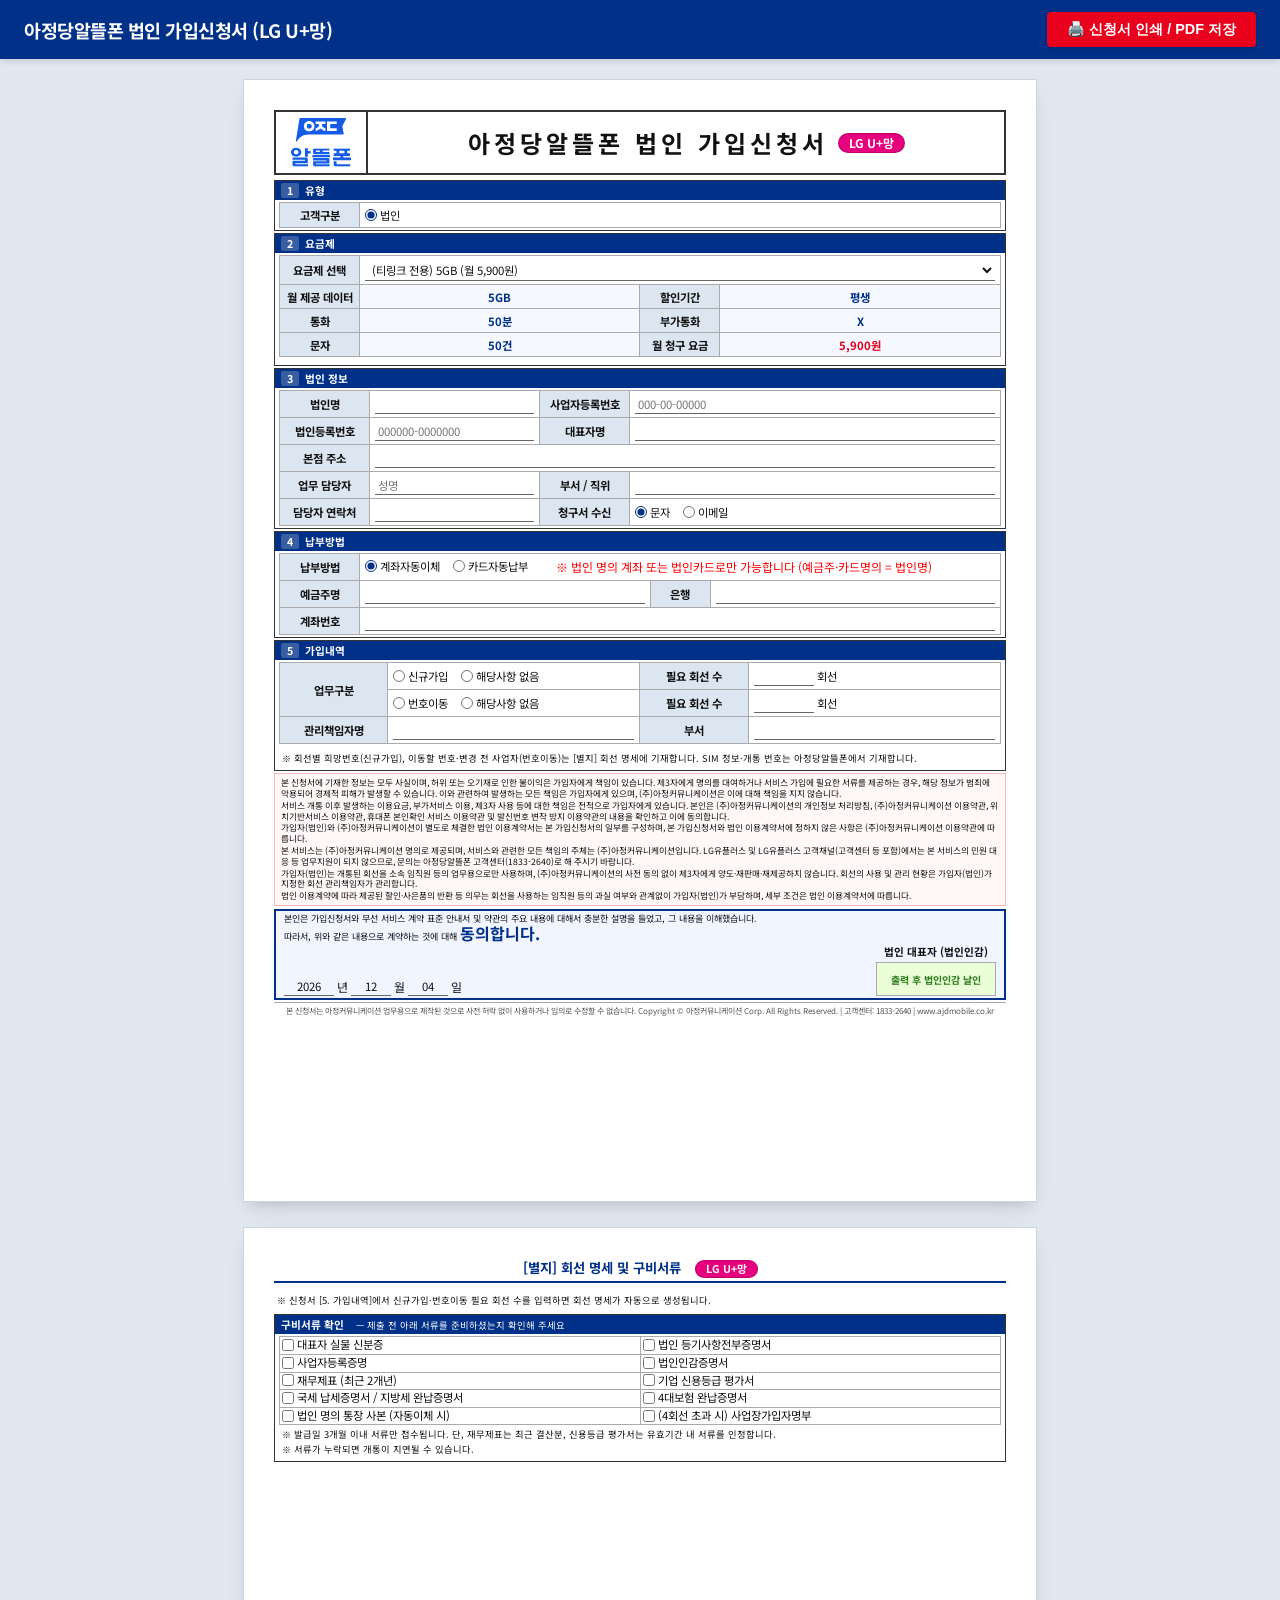
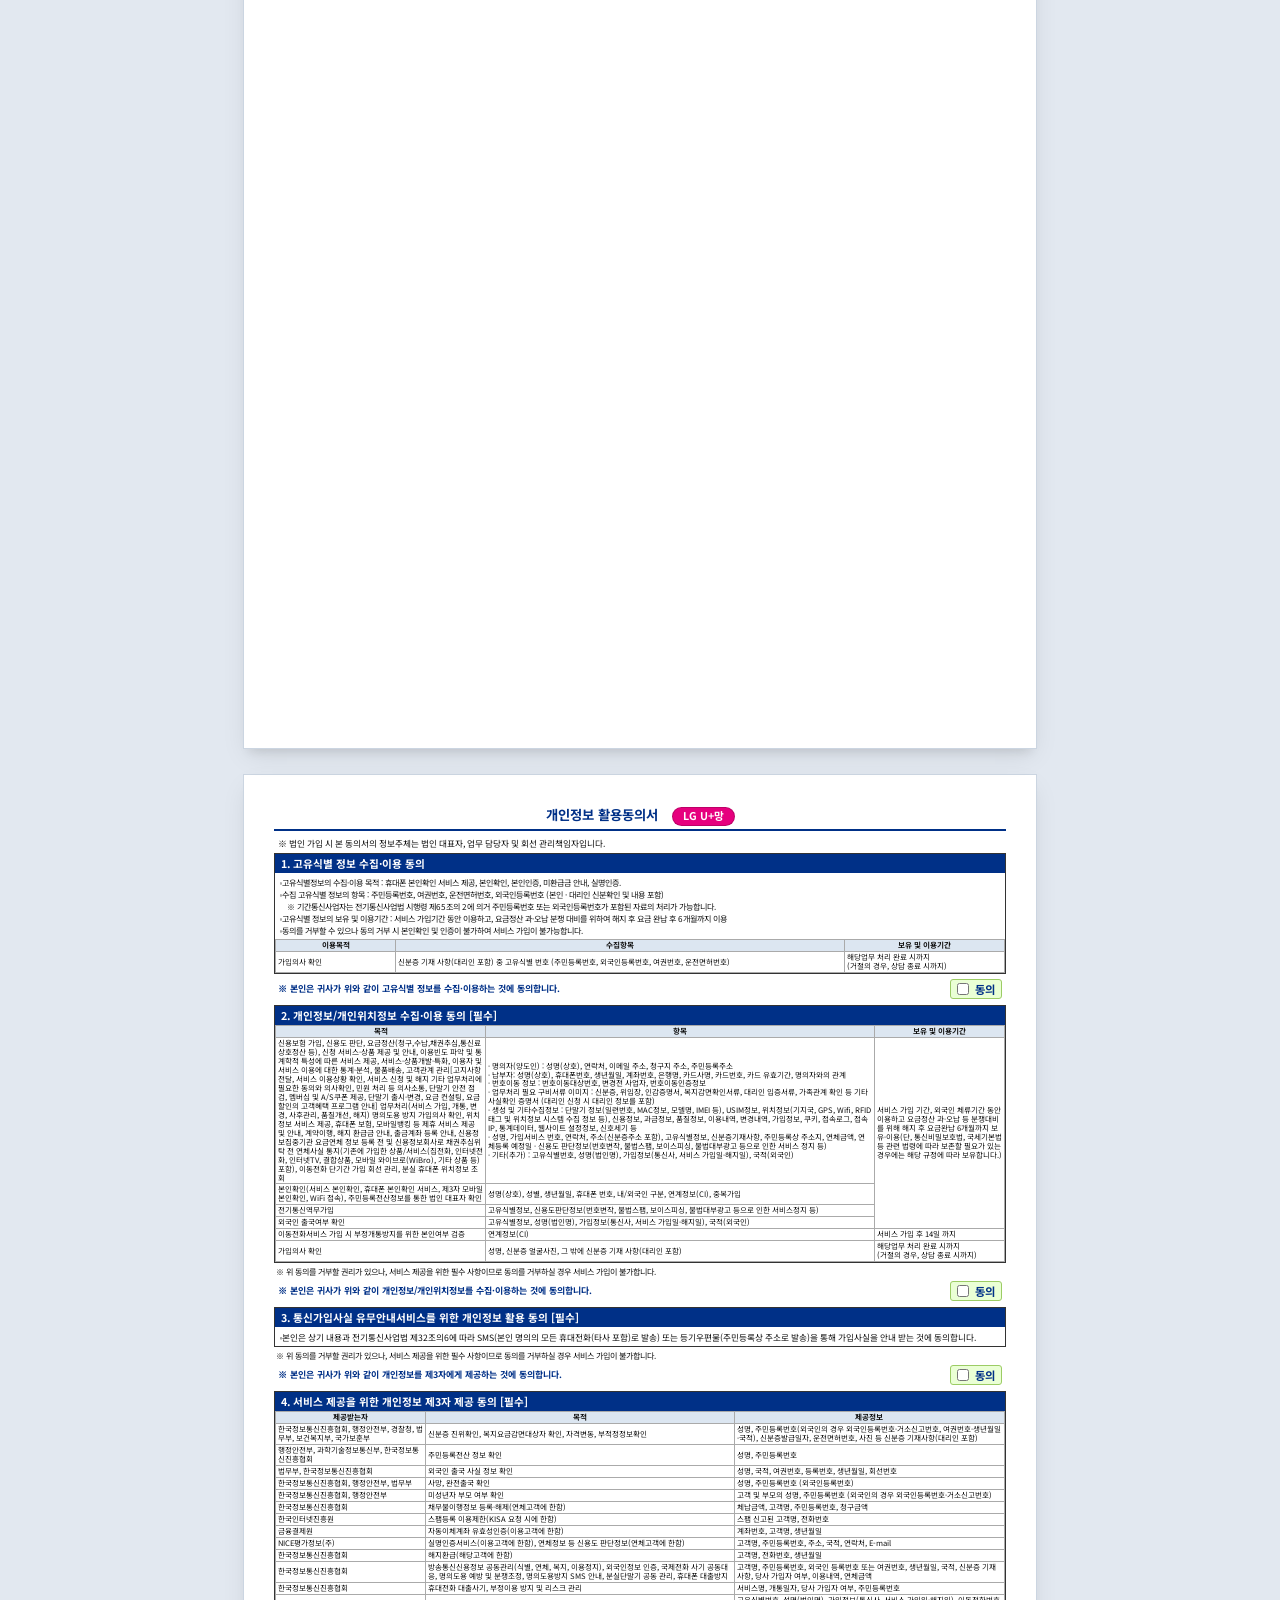
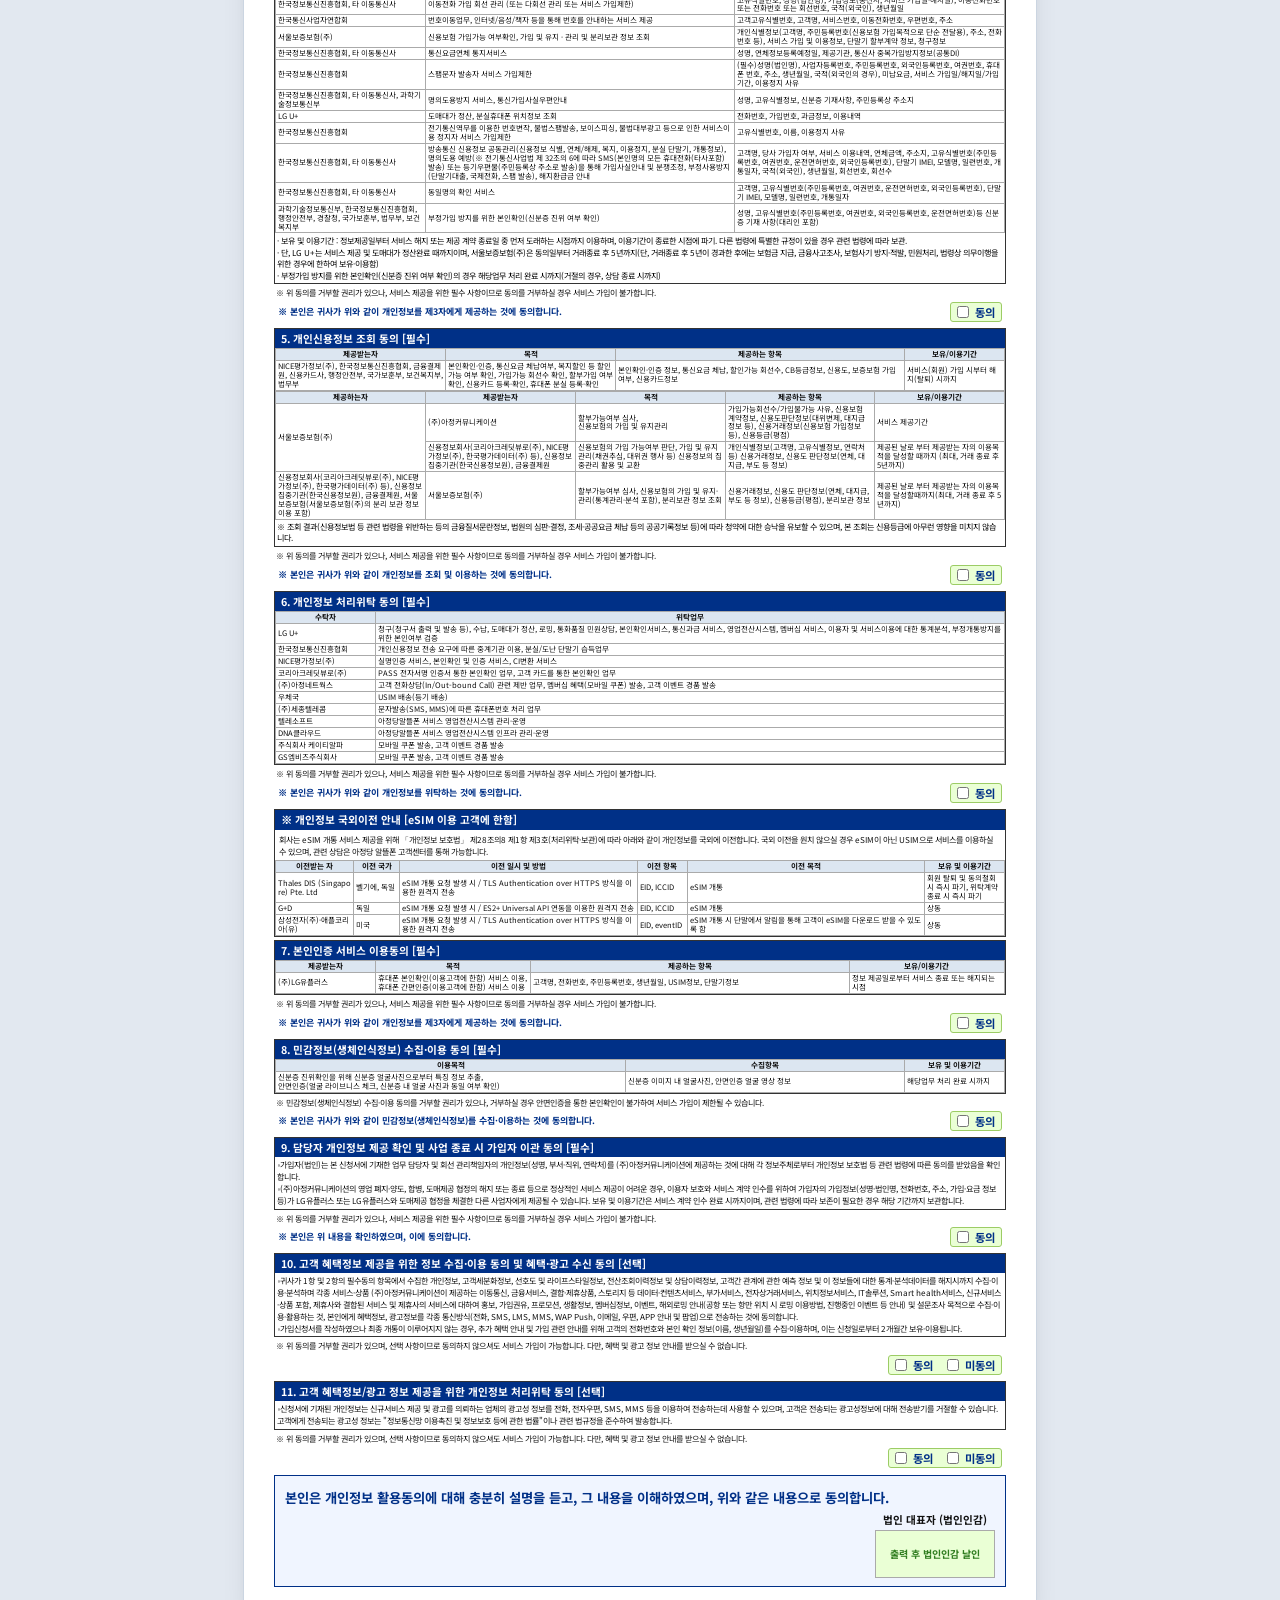
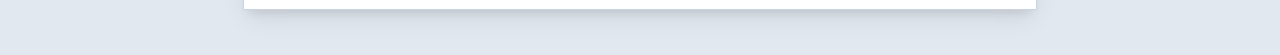
<file: LG_corp_v4.html>
<!DOCTYPE html>
<html lang="ko">
<head>
<meta charset="UTF-8">
<meta name="viewport" content="width=device-width, initial-scale=1.0">
<meta name="robots" content="noindex, nofollow">
<title>아정당알뜰폰 법인 가입신청서 (LG U+망)</title>
<link rel="stylesheet" href="style.css">
<style>
  /* [별지] 표: 셀 내용 세로 가운데 정렬 (공통 .prv-table-tight 는 상단 정렬) */
  .spec-page .prv-table-tight th,
  .spec-page .prv-table-tight td { vertical-align: middle; }
</style>
</head>
<body data-network="lg">
  <!-- 상단 바 (화면 전용) -->
  <div class="top-bar no-print">
    <div class="top-bar-brand">
      <h1>아정당알뜰폰 법인 가입신청서 (LG U+망)</h1>
    </div>
    <button class="btn-print" onclick="validateAndPrint()">🖨️ 신청서 인쇄 / PDF 저장</button>
  </div>

  <div class="document-container">

<!-- ── 필수항목 미입력 모달 ── -->
<div id="validModal">
  <div class="modal-box">
    <div class="modal-title">⚠️ 필수 항목을 확인해 주세요</div>
    <ul class="modal-list" id="errorList"></ul>
    <button class="modal-btn" onclick="closeModal()">확인 후 수정하기</button>
  </div>
</div>


<!-- ══════════════════════════════════════ PAGE 1 ══ -->
<div class="page form-compact">



  <!-- 헤더 -->
  <div class="doc-header">
<div class="logo-cell">
  <div class="logo-svg-wrap">
    <svg viewBox="0 0 455 370" xmlns="http://www.w3.org/2000/svg" aria-label="아정당 알뜰폰 로고" role="img">
      <mask id="mask0_37_2" style="mask-type:luminance" maskUnits="userSpaceOnUse" x="0" y="225" width="151" height="145">
        <path d="M105.9 293.3V229.8H127.5V250.8H150.2V270.2H127.5V293.3H105.9ZM28.2 369.8C22.9 369.8 18.8 368.1 15.8 364.8C12.8 361.5 11.3 357.5 11.3 352.7V325.1H105.9V317.6H11.3V299.2H116C119.6 299.2 122.4 300.3 124.4 302.5C126.4 304.5 127.5 307.2 127.5 310.7V342.3H32.9V350.4H128.9V369.8H28.2ZM39 225C44.8 225 50 225.9 54.6 227.8C59.3 229.5 63.3 231.8 66.9 234.9C70.3 238 73 241.6 74.9 245.8C77 249.9 78 254.4 78 259.4C78 264.3 77 268.9 74.9 273.1C73 277.2 70.3 280.8 66.9 283.9C63.3 286.9 59.3 289.3 54.6 291C50 292.7 44.8 293.6 39 293.6C33.2 293.6 27.9 292.7 23.2 291C18.6 289.3 14.5 286.9 11 283.9C7.5 280.8 4.80001 277.2 2.90001 273.1C1.00001 268.9 0 264.3 0 259.4C0 254.4 1.00001 249.9 2.90001 245.8C4.90001 241.6 7.5 238 11 234.9C14.5 231.8 18.6 229.5 23.2 227.8C27.9 225.9 33.2 225 39 225ZM39 242.8C33.9 242.8 29.7 244.3 26.4 247.4C23.2 250.5 21.6 254.4 21.6 259.4C21.6 264.3 23.2 268.3 26.4 271.3C29.7 274.3 33.8 275.8 39 275.8C44.2 275.8 48.4 274.3 51.6 271.3C54.8 268.3 56.4 264.3 56.4 259.4C56.4 254.4 54.8 250.5 51.6 247.4C48.4 244.3 44.2 242.8 39 242.8Z" fill="white"/>
      </mask>
      <g mask="url(#mask0_37_2)">
        <path d="M0.0159912 225.012H150.42V369.762H0.0159912V225.012Z" fill="#145CE6"/>
      </g>
      <mask id="mask1_37_2" style="mask-type:luminance" maskUnits="userSpaceOnUse" x="160" y="229" width="139" height="141">
        <path d="M184.5 369.8C179.2 369.8 175.1 368.1 172.1 364.8C169.1 361.5 167.6 357.5 167.6 352.7V328.1H269.7V322H167.6V304.1H279.9C283.4 304.1 286.2 305.2 288.3 307.3C290.3 309.4 291.3 312.1 291.3 315.5V344.6H189.2V351H292.8V369.8H184.5ZM189.2 257.4H218.7V247.1H189.2V257.4ZM240.2 257.4H291.3V274.7H179.2C175.6 274.7 172.8 273.7 170.6 271.7C168.6 269.6 167.6 266.8 167.6 263.3V241.3C167.6 237.9 168.6 235.1 170.6 233.1C172.8 230.9 175.6 229.9 179.2 229.9H291.3V247.1H240.2V257.4ZM298.7 298.3H160.2V281H298.7V298.3Z" fill="white"/>
      </mask>
      <g mask="url(#mask1_37_2)">
        <path d="M160.168 229.853H298.73V369.498H160.168V229.853Z" fill="#145CE6"/>
      </g>
      <mask id="mask2_37_2" style="mask-type:luminance" maskUnits="userSpaceOnUse" x="36" y="0" width="383" height="180">
        <path d="M414.7 0H70.3002C67.3002 0 64.7002 2.20001 64.2002 5.10001L36.3002 176.2C35.7002 179.7 41.6002 181.5 43.4002 178.4C62.4002 145.4 89.2002 124.5 134.7 124.5H396C398.6 124.5 400.5 122.2 400 119.7L388.6 62.2L418.3 5.90001C419.7 3.20001 417.8 0 414.7 0ZM137.8 101.4C115.7 101.4 97.8002 83.8 97.8002 62.2C97.8002 40.6 115.7 23.1 137.8 23.1C159.8 23.1 177.7 40.6 177.7 62.2C177.7 83.8 159.8 101.4 137.8 101.4ZM260.6 46.2H236.1V62.2C238.4 65.9 243 69.8 247.4 72.5C250 74.2 255.1 77.4 260.6 78.3V98.4H259.3C249.4 98.4 232.2 88.4 223.8 80.3C215.3 88.4 198.2 98.4 188.3 98.4H186.9V78.3C192.5 77.4 197.5 74.2 200.2 72.5C204.5 69.8 209.2 65.9 211.4 62.3L211.5 46.2H186.9V26.1H260.6V46.2ZM346.7 46.2H297.5V78.3H346.7V98.4H272.9V26.1H346.7V46.2Z" fill="white"/>
      </mask>
      <g mask="url(#mask2_37_2)">
        <path d="M32.4919 -3.73804H422.873V183.762H32.4919V-3.73804Z" fill="#145CE6"/>
      </g>
      <mask id="mask3_37_2" style="mask-type:luminance" maskUnits="userSpaceOnUse" x="118" y="43" width="40" height="39">
        <path d="M137.8 81.3C148.5 81.3 157.2 72.8 157.2 62.2C157.2 51.7 148.5 43.2 137.8 43.2C127 43.2 118.3 51.7 118.3 62.2C118.3 72.8 127 81.3 137.8 81.3Z" fill="white"/>
      </mask>
      <g mask="url(#mask3_37_2)">
        <path d="M32.4918 -3.73804H422.873V183.762H32.4918V-3.73804Z" fill="#145CE6"/>
      </g>
      <mask id="mask4_37_2" style="mask-type:luminance" maskUnits="userSpaceOnUse" x="316" y="229" width="139" height="141">
        <path d="M323.9 352.7V327.2H345.5V350.4H448.4V369.8H340.8C335.5 369.8 331.4 368.1 328.4 364.8C325.4 361.5 323.9 357.5 323.9 352.6M396.5 287.5V300.4H455V319.7H316.5V300.4H374.9V287.5H323.9V268.1H344.8V249.2H323.9V229.9H447.6V249.2H426.7V268.1H447.6V287.5H396.5ZM366.4 268.1H405.1V249.2H366.4V268.1Z" fill="white"/>
      </mask>
      <g mask="url(#mask4_37_2)">
        <path d="M316.454 229.853H455.016V369.498H316.454V229.853Z" fill="#145CE6"/>
      </g>
    </svg>
  </div>
</div>
    <div class="title-cell">아정당알뜰폰 법인 가입신청서 <span class="doc-net-badge">LG U+망</span></div>
  </div>

  <!-- ① 구분 -->
  <div class="sec-wrap">
    <div class="sec-head"><span class="sec-num">1</span> 유형</div>
    <div class="sec-body">
      <table><tr>
        <td class="td-label">고객구분</td>
        <td>
          <label class="lbl"><input type="radio" name="cust_type" value="법인" checked> 법인</label>
        </td>
      </tr></table>
    </div>
  </div>

  <!-- ② 요금제 -->
  <div class="sec-wrap">
    <div class="sec-head"><span class="sec-num">2</span> 요금제</div>
    <div class="sec-body">
      <table>
        <tr>
          <td class="td-label">요금제 선택</td>
          <td colspan="3">
            <select id="planSelect" onchange="fillPlan()">
              <option value="">── 요금제를 선택하세요 ──</option>
              <optgroup label="── 무약정 평생 요금제 ──">
                <option value="tlink_5GB" selected>(티링크 전용) 5GB (월 5,900원)</option>
              </optgroup>
            </select>
          </td>
        </tr>
        <tr>
          <td class="td-label">월 제공 데이터</td>
          <td class="td-auto" id="p_data" style="width:280px">-</td>
          <td class="td-label" style="width:80px">할인기간</td>
          <td class="td-auto" id="p_period">-</td>
        </tr>
        <tr>
          <td class="td-label">통화</td>
          <td class="td-auto" id="p_call">-</td>
          <td class="td-label">부가통화</td>
          <td class="td-auto" id="p_extra">-</td>
        </tr>
        <tr>
          <td class="td-label">문자</td>
          <td class="td-auto" id="p_sms">-</td>
          <td class="td-label">월 청구 요금</td>
          <td class="td-auto fw7 red" id="p_fee">-</td>
        </tr>
      </table>
      <div class="xs" style="color:#777;padding:2px 3px;margin-top:2px">
      </div>
    </div>
  </div>

<!-- ③ 가입자 정보 -->
<div class="sec-wrap">
  <div class="sec-head"><span class="sec-num">3</span> 법인 정보</div>
  <div class="sec-body">
    <table class="subscriber-table">
      <colgroup>
        <col style="width:90px">
        <col style="width:170px">
        <col style="width:90px">
        <col style="width:auto">
      </colgroup>

      <tr>
        <td class="td-label">법인명</td>
        <td><input type="text" id="inp_name" class="form-input"></td>
        <td class="td-label">사업자등록번호</td>
        <td><input type="text" id="inp_birth" class="form-input" placeholder="000-00-00000"></td>
      </tr>

      <tr>
        <td class="td-label">법인등록번호</td>
        <td><input type="text" id="inp_corp_regno" class="form-input" placeholder="000000-0000000"></td>
        <td class="td-label">대표자명</td>
        <td><input type="text" id="inp_ceo" class="form-input"></td>
      </tr>

      <tr>
        <td class="td-label">본점 주소</td>
        <td colspan="3"><input type="text" id="inp_addr" class="form-input"></td>
      </tr>

      <tr>
        <td class="td-label">업무 담당자</td>
        <td><input type="text" id="inp_mgr_name" class="form-input" placeholder="성명"></td>
        <td class="td-label">부서 / 직위</td>
        <td><input type="text" id="inp_mgr_dept" class="form-input"></td>
      </tr>

      <tr>
        <td class="td-label">담당자 연락처</td>
        <td><input type="text" id="inp_tel" class="form-input"></td>
        <td class="td-label">청구서 수신</td>
        <td class="bill-cell">
          <label class="lbl">
            <input type="radio" name="bill_method" value="문자" checked onchange="toggleBill(this.value)">
            문자
          </label>

          <label class="lbl">
            <input type="radio" name="bill_method" value="이메일" onchange="toggleBill(this.value)">
            이메일
          </label>

          <span id="billEmailWrap" class="inline-side" style="display:none;">
            <input type="text" class="line-input email-id">
            <span class="inline-mark">@</span>
            <input type="text" class="line-input email-domain">
          </span>
        </td>
      </tr>

    </table>
  </div>
</div>

  <!-- ④ 납부방법 -->
  <div class="sec-wrap">
    <div class="sec-head"><span class="sec-num">4</span> 납부방법</div>
    <div class="sec-body">
      <table>
        <tr>
          <td class="td-label">납부방법</td>
          <td colspan="3">
            <label class="lbl"><input type="radio" name="pay_type" value="계좌" checked onchange="togglePay(this.value)"> 계좌자동이체</label>
            <label class="lbl"><input type="radio" name="pay_type" value="카드" onchange="togglePay(this.value)"> 카드자동납부</label>
            <span style="color: red; font-size: 12px; margin-left: 15px;">※ 법인 명의 계좌 또는 법인카드로만 가능합니다 (예금주·카드명의 = 법인명)</span>
          </td>
        </tr>
        <tr>
          <td class="td-label" id="lbl_owner">예금주명</td>
          <td><input type="text" id="inp_owner"></td>
          <td class="td-label" id="lbl_bank" style="width:60px">은행</td>
          <td><input type="text" id="inp_bank"></td>
        </tr>
        <tr>
          <td class="td-label" id="lbl_account">계좌번호</td>
          <td colspan="3"><input type="text" id="inp_account"></td>
        </tr>
        <tr id="row_expiry" style="display:none">
          <td class="td-label">유효기간</td>
          <td colspan="3"><input type="text" id="inp_expiry" placeholder="MM / YY" style="width:50px"></td>
        </tr>
      </table>
    </div>
  </div>

  <!-- ⑤ 가입내역 -->
  <div class="sec-wrap">
    <div class="sec-head"><span class="sec-num">5</span> 가입내역</div>
    <div class="sec-body">

      <!-- 업무구분: 신규가입·번호이동 각각 신청 여부 + 회선 수 (회선별 상세는 [별지]) -->
      <table style="margin-bottom:5px; table-layout: fixed; width: 100%;">
        <colgroup>
          <col style="width: 15%;">
          <col style="width: 35%;">
          <col style="width: 15%;">
          <col style="width: 35%;">
        </colgroup>
        <tr>
          <td class="td-label" rowspan="2">업무구분</td>
          <td>
            <label class="lbl"><input type="radio" name="biz_new" value="Y" onchange="onBizChange()"> 신규가입</label>
            <label class="lbl"><input type="radio" name="biz_new" value="N" onchange="onBizChange()"> 해당사항 없음</label>
          </td>
          <td class="td-label">필요 회선 수</td>
          <td><input type="text" id="inp_lines_new" inputmode="numeric" maxlength="3" style="width:60px" oninput="onBizChange()" disabled> 회선</td>
        </tr>
        <tr>
          <td>
            <label class="lbl"><input type="radio" name="biz_mnp" value="Y" onchange="onBizChange()"> 번호이동</label>
            <label class="lbl"><input type="radio" name="biz_mnp" value="N" onchange="onBizChange()"> 해당사항 없음</label>
          </td>
          <td class="td-label">필요 회선 수</td>
          <td><input type="text" id="inp_lines_mnp" inputmode="numeric" maxlength="3" style="width:60px" oninput="onBizChange()" disabled> 회선</td>
        </tr>
        <tr>
          <td class="td-label">관리책임자명</td>
          <td><input type="text" id="inp_admin_name" class="form-input"></td>
          <td class="td-label">부서</td>
          <td><input type="text" id="inp_admin_dept" class="form-input"></td>
        </tr>
      </table>
      <div class="xs" style="padding:2px 3px;">※ 회선별 희망번호(신규가입), 이동할 번호·변경 전 사업자(번호이동)는 [별지] 회선 명세에 기재합니다. SIM 정보·개통 번호는 아정당알뜰폰에서 기재합니다.</div>
      <div id="lines_notice" class="xs" style="display:none; color:var(--accent); font-weight:500; padding:2px 3px;">※ 4회선 초과 신청은 통신사 증설 심사 대상이며, 종사자 수 이내에서만 개통 가능합니다. 사업장가입자명부(주민등록번호 뒷자리 마스킹)를 제출해 주세요.</div>


    </div>
  </div>


  <!-- 동의사항 -->
  <div class="agree-block">
    <div class="agree-row">
      <span>본 신청서에 기재한 정보는 모두 사실이며, 허위 또는 오기재로 인한 불이익은 가입자에게 책임이 있습니다. 제3자에게 명의를 대여하거나 서비스 가입에 필요한 서류를 제공하는 경우, 해당 정보가 범죄에 악용되어 경제적 피해가 발생할 수 있습니다. 이와 관련하여 발생하는 모든 책임은 가입자에게 있으며, (주)아정커뮤니케이션은 이에 대해 책임을 지지 않습니다. </span>
    </div>
    <div class="agree-row">
      <span>서비스 개통 이후 발생하는 이용요금, 부가서비스 이용, 제3자 사용 등에 대한 책임은 전적으로 가입자에게 있습니다. 본인은 (주)아정커뮤니케이션의 개인정보 처리방침, (주)아정커뮤니케이션 이용약관, 위치기반서비스 이용약관, 휴대폰 본인확인 서비스 이용약관 및 발신번호 변작 방지 이용약관의 내용을 확인하고 이에 동의합니다.
</span>
    </div>
    <div class="agree-row">
      <span>가입자(법인)와 (주)아정커뮤니케이션이 별도로 체결한 법인 이용계약서는 본 가입신청서의 일부를 구성하며, 본 가입신청서와 법인 이용계약서에 정하지 않은 사항은 (주)아정커뮤니케이션 이용약관에 따릅니다.</span>
    </div>
    <div class="agree-row">
      <span>본 서비스는 (주)아정커뮤니케이션 명의로 제공되며, 서비스와 관련한 모든 책임의 주체는 (주)아정커뮤니케이션입니다. LG유플러스 및 LG유플러스 고객채널(고객센터 등 포함)에서는 본 서비스의 민원 대응 등 업무지원이 되지 않으므로, 문의는 아정당알뜰폰 고객센터(1833-2640)로 해 주시기 바랍니다.</span>
    </div>
    <div class="agree-row">
      <span>가입자(법인)는 개통된 회선을 소속 임직원 등의 업무용으로만 사용하며, (주)아정커뮤니케이션의 사전 동의 없이 제3자에게 양도·재판매·재제공하지 않습니다. 회선의 사용 및 관리 현황은 가입자(법인)가 지정한 회선 관리책임자가 관리합니다.</span>
    </div>
    <div class="agree-row">
      <span>법인 이용계약에 따라 제공된 할인·사은품의 반환 등 의무는 회선을 사용하는 임직원 등의 과실 여부와 관계없이 가입자(법인)가 부담하며, 세부 조건은 법인 이용계약서에 따릅니다.</span>
    </div>
  </div>

<!-- 최종 서명 -->
<div class="sign-area compact-sign">
  <div class="sign-text">
    본인은 가입신청서와 무선 서비스 계약 표준 안내서 및 약관의 주요 내용에 대해서 충분한 설명을 들었고, 그 내용을 이해했습니다.
    <br>따라서, 위와 같은 내용으로 계약하는 것에 대해 <span class="fw7 blue" style="font-size:12pt;"> 동의합니다.</span>
  </div>

  <div class="sign-bottom" style="display:flex; justify-content:space-between; align-items:flex-end;">
    <div class="sign-date-row">
      <input type="text" class="print-year" style="width:50px"> 년
      <input type="text" class="print-month" style="width:40px"> 월
      <input type="text" class="print-day" style="width:40px"> 일
    </div>

    <div class="sign-box-wrap" style="display:flex; flex-direction:column; align-items:center;">
      <div class="sign-label" style="font-size:8pt; margin-bottom:3px; text-align:center;">
        법인 대표자 (법인인감)
      </div>
      <div class="p-sign-box stamp-only">
              <span>출력 후 법인인감 날인</span>
            </div>
    </div>
  </div>
</div>

  <div class="doc-footer">
    본 신청서는 아정커뮤니케이션 업무용으로 제작된 것으로 사전 허락 없이 사용하거나 임의로 수정할 수 없습니다.
    Copyright © 아정커뮤니케이션 Corp. All Rights Reserved.&nbsp;|&nbsp;고객센터: 1833-2640&nbsp;|&nbsp;www.ajdmobile.co.kr
  </div>
</div>



  <!-- ══════════════════════════════════════ 별지: 회선 명세 ══ -->
  <!-- 회선 수만큼 행이 늘어나므로 화면에서도 고정 높이(297mm)를 풀어 둠 -->
  <div class="page form-compact spec-page" style="height:auto; min-height:297mm;">
    <div class="consent-page-title">[별지] 회선 명세 및 구비서류 <span class="doc-net-badge">LG U+망</span></div>

    <div id="spec_empty" class="xs no-print" style="padding:6px 3px;">※ 신청서 [5. 가입내역]에서 신규가입·번호이동 필요 회선 수를 입력하면 회선 명세가 자동으로 생성됩니다.</div>

    <!-- 신규가입 회선 명세 -->
    <div class="sec-wrap" id="spec_new" style="display:none">
      <div class="sec-head">신규가입 회선 명세 (<span id="cnt_new">0</span>회선)</div>
      <div class="sec-body">
        <!-- No·SIM·번호 칸 폭은 번호이동 표와 동일 (4/12/20/20%) -->
        <table class="prv-table-tight" style="table-layout:fixed; width:100%;">
          <colgroup>
            <col style="width:4%"><col style="width:12%"><col style="width:20%"><col style="width:20%"><col style="width:16%"><col style="width:16%"><col style="width:12%">
          </colgroup>
          <thead>
            <tr>
              <th rowspan="2">No</th>
              <th colspan="2">SIM 정보 (아정당알뜰폰 기재)</th>
              <th rowspan="2">개통 번호<br>(아정당알뜰폰 기재)</th>
              <th rowspan="2">희망번호 1순위<br>(뒷자리 4자리)</th>
              <th rowspan="2">희망번호 2순위<br>(뒷자리 4자리)</th>
              <th rowspan="2">랜덤번호<br>동의</th>
            </tr>
            <tr><th>모델명</th><th>일련번호</th></tr>
          </thead>
          <tbody id="specNewBody"></tbody>
        </table>
        <div class="xs" style="padding:2px 3px;">※ 희망번호(1순위) 입력 또는 랜덤번호 동의 중 하나는 반드시 선택해 주세요.<br>
        ※ 희망번호로 개통 가능한 번호가 없을 시 개통이 지연될 수 있으며, 랜덤번호 동의를 함께 체크하면 임의번호로 개통됩니다.</div>
      </div>
    </div>

    <!-- 번호이동 회선 명세 -->
    <div class="sec-wrap" id="spec_mnp" style="display:none">
      <div class="sec-head">번호이동 회선 명세 (<span id="cnt_mnp">0</span>회선)</div>
      <div class="sec-body">
        <table class="prv-table-tight" style="table-layout:fixed; width:100%;">
          <colgroup>
            <col style="width:4%"><col style="width:12%"><col style="width:20%"><col style="width:20%"><col style="width:44%">
          </colgroup>
          <thead>
            <tr>
              <th rowspan="2">No</th>
              <th colspan="2">SIM 정보 (아정당알뜰폰 기재)</th>
              <th rowspan="2">이동할 번호</th>
              <th rowspan="2">변경 전 사업자</th>
            </tr>
            <tr><th>모델명</th><th>일련번호</th></tr>
          </thead>
          <tbody id="specMnpBody"></tbody>
        </table>
        <div class="notice-box" style="margin-top:3px">
          <div class="nr"><span class="nr-sym">※</span><span>번호이동 제한기간(3개월) 경과 후부터 다른 사업자로 변경하실 수 있습니다. 단, 고객이 번호이동관리센터에 직접 신청하는 경우 제한기간 내에도 변경 가능합니다.</span></div>
          <div class="nr"><span class="nr-sym">※</span><span>(주)아정커뮤니케이션으로 이동 하신 후, 변경 전 사업자와의 계약관계는 자동 해지되고, (주)아정커뮤니케이션의 이용조건과 통화요금이 적용됩니다.</span></div>
          <div class="nr"><span class="nr-sym">※</span><span>신청 확인을 위해 번호이동 관리센터 및 변경 전 사업자에게 (성명, 전화번호, 주소 등)를 제공함에 동의합니다.</span></div>
          <div class="nr"><span class="nr-sym">※</span><span>변경 전 사업자의 이동전화서비스를 중도 해지함에 따라 위약금이 발생할 수 있습니다.</span></div>
          <div class="nr"><span class="nr-sym">※</span><span>변경 전 사업자에 대한 미납금이 존재할 경우 그 금액을 전 사업자에게 납부하여야 하며, 미납시 이용이 정지될 수 있습니다.</span></div>
        </div>
      </div>
    </div>

    <div class="sec-wrap">
      <div class="sec-head">구비서류 확인 &nbsp;<span style="font-weight:400; font-size:7pt;">— 제출 전 아래 서류를 준비하셨는지 확인해 주세요</span></div>
      <div class="sec-body">
        <table class="prv-table-tight">
          <tr><td><label class="lbl"><input type="checkbox"> 대표자 실물 신분증</label></td>
              <td><label class="lbl"><input type="checkbox"> 법인 등기사항전부증명서</label></td></tr>
          <tr><td><label class="lbl"><input type="checkbox"> 사업자등록증명</label></td>
              <td><label class="lbl"><input type="checkbox"> 법인인감증명서</label></td></tr>
          <tr><td><label class="lbl"><input type="checkbox"> 재무제표 (최근 2개년)</label></td>
              <td><label class="lbl"><input type="checkbox"> 기업 신용등급 평가서</label></td></tr>
          <tr><td><label class="lbl"><input type="checkbox"> 국세 납세증명서 / 지방세 완납증명서</label></td>
              <td><label class="lbl"><input type="checkbox"> 4대보험 완납증명서</label></td></tr>
          <tr><td><label class="lbl"><input type="checkbox"> 법인 명의 통장 사본 (자동이체 시)</label></td>
              <td><label class="lbl"><input type="checkbox"> (4회선 초과 시) 사업장가입자명부</label></td></tr>
        </table>
        <div class="xs" style="padding:2px 3px;">※ 발급일 3개월 이내 서류만 접수됩니다. 단, 재무제표는 최근 결산분, 신용등급 평가서는 유효기간 내 서류를 인정합니다.<br>
        ※ 서류가 누락되면 개통이 지연될 수 있습니다.</div>
      </div>
    </div>
  </div>

  <div class="consent-doc">
    <div class="consent-page-title">개인정보 활용동의서 <span class="doc-net-badge">LG U+망</span></div>
    <div style="font-size:6.5pt; line-height:1.45; padding:2px 4px 4px;">※ 법인 가입 시 본 동의서의 정보주체는 법인 대표자, 업무 담당자 및 회선 관리책임자입니다.</div>
  <div class="consent-item">
    <!-- 1 -->
<div class="sec-wrap" style="margin-bottom:3px">
  <div class="sec-head">1. 고유식별 정보 수집·이용 동의
  </div>

  <div style="font-size:6.1pt; line-height:1.45; padding:4px 4px 3px 4px;">
    ◦고유식별정보의 수집·이용 목적 : 휴대폰 본인확인 서비스 제공, 본인확인, 본인인증, 미환급금 안내, 실명인증.<br>
    ◦수집 고유식별 정보의 항목 : 주민등록번호, 여권번호, 운전면허번호, 외국인등록번호 (본인 · 대리인 신분확인 및 내용 포함)<br>
    　※ 기간통신사업자는 전기통신사업법 시행령 제65조의 2에 의거 주민등록번호 또는 외국인등록번호가 포함된 자료의 처리가 가능합니다.<br>
    ◦고유식별 정보의 보유 및 이용기간 : 서비스 가입기간 동안 이용하고, 요금정산 과·오납 분쟁 대비를 위하여 해지 후 요금 완납 후 6개월까지 이용<br>
    ◦동의를 거부할 수 있으나 동의 거부 시 본인확인 및 인증이 불가하여 서비스 가입이 불가능합니다.
  </div>

  <table class="prv-table-tight">
    <tr>
      <th style="width:120px">이용목적</th>
      <th>수집항목</th>
      <th style="width:160px">보유 및 이용기간</th>
    </tr>
    <tr>
      <td style="vertical-align:middle;">가입의사 확인</td>
      <td style="vertical-align:middle;">
        신분증 기재 사항(대리인 포함) 중 고유식별 번호
        (주민등록번호, 외국인등록번호, 여권번호, 운전면허번호)
      </td>
      <td style="vertical-align:middle;">
        해당업무 처리 완료 시까지<br>
        (거절의 경우, 상담 종료 시까지)
      </td>
    </tr>
  </table>
</div>

<div class="consent-agree" style="margin-top:1px; margin-bottom:4px;">
  <span class="fw7 blue">※ 본인은 귀사가 위와 같이 고유식별 정보를 수집·이용하는 것에 동의합니다.</span>
  <label class="lbl consent-agree-box">
    <input type="checkbox" id="chk_consent1"> <span class="fw7 blue">동의</span>
  </label>
</div>

  
  </div>
  <div class="consent-item consent-item--flow">
    <!-- 2 -->
<div class="sec-wrap" style="margin-bottom:3px">
  <div class="sec-head">2. 개인정보/개인위치정보 수집·이용 동의 [필수]</div>

  <table class="prv-table-tight">
    <thead>
    <tr>
      <th style="width:210px">목적</th>
      <th>항목</th>
      <th style="width:130px">보유 및 이용기간</th>
    </tr>
    </thead>

    <tr>
      <td style="vertical-align:middle;">
        신용보험 가입, 신용도 판단, 요금정산(청구,수납,채권추심,통신료 상호정산 등), 신청 서비스·상품 제공 및 안내, 이용빈도 파악 및 통계학적 특성에 따른 서비스 제공, 서비스·상품개발·특화, 이용자 및 서비스 이용에 대한 통계·분석, 물품배송, 고객관계 관리[고지사항 전달, 서비스 이용상황 확인, 서비스 신청 및 해지 기타 업무처리에 필요한 동의와 의사확인, 민원 처리 등 의사소통, 단말기 안전 점검, 멤버십 및 A/S쿠폰 제공, 단말기 출시·변경, 요금 컨설팅, 요금할인의 고객혜택 프로그램 안내] 업무처리(서비스 가입, 개통, 변경, 사후관리, 품질개선, 해지) 명의도용 방지 가입의사 확인, 위치정보 서비스 제공, 휴대폰 보험, 모바일뱅킹 등 제휴 서비스 제공 및 안내, 계약이행, 해지 환급금 안내, 출금계좌 등록 안내, 신용정보집중기관 요금연체 정보 등록 전 및 신용정보회사로 채권추심위탁 전 연체사실 통지(기존에 가입한 상품/서비스(집전화, 인터넷전화, 인터넷TV, 결합상품, 모바일 와이브로(WiBro), 기타 상품 등)포함), 이동전화 단기간 가입 회선 관리, 분실 휴대폰 위치정보 조회
      </td>
      <td style="vertical-align:middle;">
        · 명의자(양도인) : 성명(상호), 연락처, 이메일 주소, 청구지 주소, 주민등록주소<br>
        · 납부자: 성명(상호), 휴대폰번호, 생년월일, 계좌번호, 은행명, 카드사명, 카드번호, 카드 유효기간, 명의자와의 관계<br>
        · 번호이동 정보 : 번호이동대상번호, 변경전 사업자, 번호이동인증정보<br>
        · 업무처리 필요 구비서류 이미지 : 신분증, 위임장, 인감증명서, 복지감면확인서류, 대리인 입증서류, 가족관계 확인 등 기타 사실확인 증명서 (대리인 신청 시 대리인 정보를 포함)<br>
        · 생성 및 기타수집정보 : 단말기 정보(일련번호, MAC정보, 모델명, IMEI 등), USIM정보, 위치정보(기지국, GPS, Wifi, RFID 태그 및 위치정보 시스템 수집 정보 등), 신용정보, 과금정보, 품질정보, 이용내역, 변경내역, 가입정보, 쿠키, 접속로그, 접속 IP, 통계데이터, 웹사이트 설정정보, 신호세기 등<br>
        · 성명, 가입서비스 번호, 연락처, 주소(신분증주소 포함), 고유식별정보, 신분증기재사항, 주민등록상 주소지, 연체금액, 연체등록 예정일
        · 신용도 판단정보(번호변작, 불법스팸, 보이스피싱, 불법대부광고 등으로 인한 서비스 정지 등)<br>
        · 기타(추가) : 고유식별번호, 성명(법인명), 가입정보(통신사, 서비스 가입일·해지일), 국적(외국인)
      </td>
      <td rowspan="4" style="vertical-align: middle;">
        서비스 가입 기간, 외국인 체류기간 동안 이용하고 요금정산 과·오납 등 분쟁대비를 위해 해지 후 요금완납 6개월까지 보유·이용(단, 통신비밀보호법, 국세기본법 등 관련 법령에 따라 보존할 필요가 있는 경우에는 해당 규정에 따라 보유합니다.)
      </td>
    </tr>

    <tr>
      <td style="vertical-align:middle;">본인확인(서비스 본인확인, 휴대폰 본인확인 서비스, 제3자 모바일 본인확인, WiFi 접속), 주민등록전산정보를 통한 법인 대표자 확인</td>
      <td style="vertical-align:middle;">성명(상호), 성별, 생년월일, 휴대폰 번호, 내/외국인 구분, 연계정보(CI), 중복가입</td>
    </tr>

    <tr>
      <td style="vertical-align:middle;">전기통신역무가입</td>
      <td style="vertical-align:middle;">고유식별정보, 신용도판단정보(번호변작, 불법스팸, 보이스피싱, 불법대부광고 등으로 인한 서비스정지 등)</td>
    </tr>

    <tr>
      <td style="vertical-align:middle;">외국인 출국여부 확인</td>
      <td style="vertical-align:middle;">고유식별정보, 성명(법인명), 가입정보(통신사, 서비스 가입일·해지일), 국적(외국인)</td>
    </tr>

    <tr>
      <td style="vertical-align:middle;">이동전화서비스 가입 시 부정개통방지를 위한 본인여부 검증</td>
      <td style="vertical-align:middle;">연계정보(CI)</td>
      <td style="vertical-align:middle;">서비스 가입 후 14일 까지</td>
    </tr>

    <tr>
      <td style="vertical-align:middle;">가입의사 확인</td>
      <td style="vertical-align:middle;">성명, 신분증 얼굴사진, 그 밖에 신분증 기재 사항(대리인 포함)</td>
      <td style="vertical-align:middle;">해당업무 처리 완료 시까지<br>(거절의 경우, 상담 종료 시까지)</td>
    </tr>
  </table>
</div>

<div class="consent-refuse">※ 위 동의를 거부할 권리가 있으나, 서비스 제공을 위한 필수 사항이므로 동의를 거부하실 경우 서비스 가입이 불가합니다.</div>
<div class="consent-agree" style="margin-top:1px; margin-bottom:4px;">
  <span class="fw7 blue">※ 본인은 귀사가 위와 같이 개인정보/개인위치정보를 수집·이용하는 것에 동의합니다.</span>
  <label class="lbl consent-agree-box">
    <input type="checkbox" id="chk_consent2"> <span class="fw7 blue">동의</span>
  </label>
</div>

  
  </div>
  <div class="consent-item">
    <!-- 3 -->
  <div class="sec-wrap" style="margin-bottom:3px">
    <div class="sec-head">3. 통신가입사실 유무안내서비스를 위한 개인정보 활용 동의 [필수]</div>
  <div style="font-size:6.5pt; line-height:1.45; padding:4px 4px 3px 4px;">
    ◦본인은 상기 내용과 전기통신사업법 제32조의6에 따라 SMS(본인 명의의 모든 휴대전화(타사 포함)로 발송) 또는 등기우편물(주민등록상 주소로 발송)을 통해 가입사실을 안내 받는 것에 동의합니다.
  </div>
</div>

<div class="consent-refuse">※ 위 동의를 거부할 권리가 있으나, 서비스 제공을 위한 필수 사항이므로 동의를 거부하실 경우 서비스 가입이 불가합니다.</div>
<div class="consent-agree" style="margin-top:1px; margin-bottom:4px;">
  <span class="fw7 blue">※ 본인은 귀사가 위와 같이 개인정보를 제3자에게 제공하는 것에 동의합니다.</span>
  <label class="lbl consent-agree-box">
    <input type="checkbox" id="chk_consent3"> <span class="fw7 blue">동의</span>
  </label>
</div>

  
  </div>
  <div class="consent-item consent-item--flow">
    <!-- 4 -->
  <div class="sec-wrap" style="margin-bottom:3px">
    <div class="sec-head">4. 서비스 제공을 위한 개인정보 제3자 제공 동의 [필수]</div>
    <table class="prv-table-tight">
      <thead>
      <tr>
        <th style="width:150px">제공받는자</th>
        <th>목적</th>
        <th style="width:270px">제공정보</th>
      </tr>
      </thead>
    <tr>
      <td style="vertical-align:middle;">한국정보통신진흥협회, 행정안전부, 경찰청, 법무부, 보건복지부, 국가보훈부</td>
      <td style="vertical-align:middle;">신분증 진위확인, 복지요금감면대상자 확인, 자격변동, 부적정정보확인</td>
      <td style="vertical-align:middle;">성명, 주민등록번호(외국인의 경우 외국인등록번호·거소신고번호, 여권번호·생년월일·국적), 신분증발급일자, 운전면허번호, 사진 등 신분증 기재사항(대리인 포함)</td>
    </tr>
    <tr>
      <td style="vertical-align:middle;">행정안전부, 과학기술정보통신부, 한국정보통신진흥협회</td>
      <td style="vertical-align:middle;">주민등록전산 정보 확인</td>
      <td style="vertical-align:middle;">성명, 주민등록번호</td>
    </tr>
    <tr>
      <td style="vertical-align:middle;">법무부, 한국정보통신진흥협회</td>
      <td style="vertical-align:middle;">외국인 출국 사실 정보 확인</td>
      <td style="vertical-align:middle;">성명, 국적, 여권번호, 등록번호, 생년월일, 회선번호</td>
    </tr>
    <tr>
      <td style="vertical-align:middle;">한국정보통신진흥협회, 행정안전부, 법무부</td>
      <td style="vertical-align:middle;">사망, 완전출국 확인</td>
      <td style="vertical-align:middle;">성명, 주민등록번호 (외국인등록번호)</td>
    </tr>
    <tr>
      <td style="vertical-align:middle;">한국정보통신진흥협회, 행정안전부</td>
      <td style="vertical-align:middle;">미성년자 부모 여부 확인</td>
      <td style="vertical-align:middle;">고객 및 부모의 성명, 주민등록번호 (외국인의 경우 외국인등록번호·거소신고번호)</td>
    </tr>
    <tr>
      <td style="vertical-align:middle;">한국정보통신진흥협회</td>
      <td style="vertical-align:middle;">채무불이행정보 등록·해제(연체고객에 한함)</td>
      <td style="vertical-align:middle;">체납금액, 고객명, 주민등록번호, 청구금액</td>
    </tr>
    <tr>
      <td style="vertical-align:middle;">한국인터넷진흥원</td>
      <td style="vertical-align:middle;">스팸등록 이용제한(KISA 요청 시에 한함)</td>
      <td style="vertical-align:middle;">스팸 신고된 고객명, 전화번호</td>
    </tr>
    <tr>
      <td style="vertical-align:middle;">금융결제원</td>
      <td style="vertical-align:middle;">자동이체계좌 유효성인증(이용고객에 한함)</td>
      <td style="vertical-align:middle;">계좌번호, 고객명, 생년월일</td>
    </tr>
    <tr>
      <td style="vertical-align:middle;">NICE평가정보(주)</td>
      <td style="vertical-align:middle;">실명인증서비스(이용고객에 한함), 연체정보 등 신용도 판단정보(연체고객에 한함)</td>
      <td style="vertical-align:middle;">고객명, 주민등록번호, 주소, 국적, 연락처, E-mail</td>
    </tr>
    <tr>
      <td style="vertical-align:middle;">한국정보통신진흥협회</td>
      <td style="vertical-align:middle;">해지환급(해당고객에 한함)</td>
      <td style="vertical-align:middle;">고객명, 전화번호, 생년월일</td>
    </tr>
    <tr>
      <td style="vertical-align:middle;">한국정보통신진흥협회</td>
      <td style="vertical-align:middle;">방송통신신용정보 공동관리(식별, 연체, 복지, 이용정지), 외국인정보 인증, 국제전화 사기 공동대응, 명의도용 예방 및 분쟁조정, 명의도용방지 SMS 안내, 분실단말기 공동 관리, 휴대폰 대출방지</td>
      <td style="vertical-align:middle;">고객명, 주민등록번호, 외국인 등록번호 또는 여권번호, 생년월일, 국적, 신분증 기재사항, 당사 가입자 여부, 이용내역, 연체금액</td>
    </tr>
    <tr>
      <td style="vertical-align:middle;">한국정보통신진흥협회</td>
      <td style="vertical-align:middle;">휴대전화 대출사기, 부정이용 방지 및 리스크 관리</td>
      <td style="vertical-align:middle;">서비스명, 개통일자, 당사 가입자 여부, 주민등록번호</td>
    </tr>
    <tr>
      <td style="vertical-align:middle;">한국정보통신진흥협회, 타 이동통신사</td>
      <td style="vertical-align:middle;">이동전화 가입 회선 관리 (또는 다회선 관리 또는 서비스 가입제한)</td>
      <td style="vertical-align:middle;">고유식별번호, 성명(법인명), 가입정보(통신사, 서비스 가입일·해지일), 이동전화번호 또는 전화번호 또는 회선번호, 국적(외국인), 생년월일</td>
    </tr>
    <tr>
      <td style="vertical-align:middle;">한국통신사업자연합회</td>
      <td style="vertical-align:middle;">번호이동업무, 인터넷/음성/책자 등을 통해 번호를 안내하는 서비스 제공</td>
      <td style="vertical-align:middle;">고객고유식별번호, 고객명, 서비스번호, 이동전화번호, 우편번호, 주소</td>
    </tr>
    <tr>
      <td style="vertical-align:middle;">서울보증보험(주)</td>
      <td style="vertical-align:middle;">신용보험 가입가능 여부확인, 가입 및 유지 · 관리 및 분리보관 정보 조회</td>
      <td style="vertical-align:middle;">개인식별정보(고객명, 주민등록번호(신용보험 가입목적으로 단순 전달용), 주소, 전화번호 등), 서비스 가입 및 이용정보, 단말기 할부계약 정보, 청구정보</td>
    </tr>
    <tr>
      <td style="vertical-align:middle;">한국정보통신진흥협회, 타 이동통신사</td>
      <td style="vertical-align:middle;">통신요금연체 통지서비스</td>
      <td style="vertical-align:middle;">성명, 연체정보등록예정일, 제공기관, 통신사 중복가입방지정보(공통DI)</td>
    </tr>
    <tr>
      <td style="vertical-align:middle;">한국정보통신진흥협회</td>
      <td style="vertical-align:middle;">스팸문자 발송자 서비스 가입제한</td>
      <td style="vertical-align:middle;">(필수)성명(법인명), 사업자등록번호, 주민등록번호, 외국인등록번호, 여권번호, 휴대폰 번호, 주소, 생년월일, 국적(외국인의 경우), 미납요금, 서비스 가입일/해지일/가입기간, 이용정지 사유</td>
    </tr>
    <tr>
      <td style="vertical-align:middle;">한국정보통신진흥협회, 타 이동통신사, 과학기술정보통신부</td>
      <td style="vertical-align:middle;">명의도용방지 서비스, 통신가입사실우편안내</td>
      <td style="vertical-align:middle;">성명, 고유식별정보, 신분증 기재사항, 주민등록상 주소지</td>
   </tr>
   <tr>
    <td style="vertical-align:middle;">LG U+</td>
    <td style="vertical-align:middle;">도매대가 정산, 분실휴대폰 위치정보 조회</td>
    <td style="vertical-align:middle;">전화번호, 가입번호, 과금정보, 이용내역</td>
  </tr>
  <tr>
    <td style="vertical-align:middle;">한국정보통신진흥협회</td>
    <td style="vertical-align:middle;">전기통신역무를 이용한 번호변작, 불법스팸발송, 보이스피싱, 불법대부광고 등으로 인한 서비스이용 정지자 서비스 가입제한</td>
    <td style="vertical-align:middle;">고유식별번호, 이름, 이용정지 사유</td>
  </tr>
  <tr>
    <td style="vertical-align:middle;">한국정보통신진흥협회, 타 이동통신사</td>
    <td style="vertical-align:middle;">방송통신 신용정보 공동관리(신용정보 식별, 연체/해제, 복지, 이용정지, 분실 단말기, 개통정보), 명의도용 예방(※ 전기통신사업법 제 32조의 6에 따라 SMS(본인명의 모든 휴대전화(타사포함) 발송) 또는 등기우편물(주민등록상 주소로 발송)을 통해 가입사실안내 및 분쟁조정, 부정사용방지(단말기대출, 국제전화, 스팸 발송), 해지환급금 안내</td>
    <td style="vertical-align:middle;">고객명, 당사 가입자 여부, 서비스 이용내역, 연체금액, 주소지, 고유식별번호(주민등록번호, 여권번호, 운전면허번호, 외국인등록번호), 단말기 IMEI, 모델명, 일련번호, 개통일자, 국적(외국인), 생년월일, 회선번호, 회선수</td>
  </tr>
  <tr>
    <td style="vertical-align:middle;">한국정보통신진흥협회, 타 이동통신사</td>
    <td style="vertical-align:middle;">동일명의 확인 서비스</td>
    <td style="vertical-align:middle;">고객명, 고유식별번호(주민등록번호, 여권번호, 운전면허번호, 외국인등록번호), 단말기 IMEI, 모델명, 일련번호, 개통일자</td>
  </tr>
  <tr>
    <td style="vertical-align:middle;">과학기술정보통신부, 한국정보통신진흥협회, 행정안전부, 경찰청, 국가보훈부, 법무부, 보건복지부</td>
    <td style="vertical-align:middle;">부정가입 방지를 위한 본인확인(신분증 진위 여부 확인)</td>
    <td style="vertical-align:middle;">성명, 고유식별번호(주민등록번호, 여권번호, 외국인등록번호, 운전면허번호)등 신분증 기재 사항(대리인 포함)</td>
  </tr>
    </table>
<div class="consent-note-block" style="font-size:6.1pt; line-height:1.4; color:#000; padding:2px 2px 2px 2px;">
  · 보유 및 이용기간 : 정보제공일부터 서비스 해지 또는 제공 계약 종료일 중 먼저 도래하는 시점까지 이용하며,   이용기간이 종료한 시점에 파기. 다른 법령에 특별한 규정이 있을 경우 관련 법령에 따라 보관.<br>
  · 단, LG U+는 서비스 제공 및 도매대가 정산완료 때까지이며, 서울보증보험(주)은 동의일부터 거래종료 후 5년까지(단, 거래종료 후 5년이 경과한 후에는 보험금 지급, 금융사고조사, 보험사기 방지·적발, 민원처리, 법령상 의무이행을 위한 경우에 한하여 보유·이용함)<br>
  · 부정가입 방지를 위한 본인확인(신분증 진위 여부 확인)의 경우 해당업무 처리 완료 시까지(거절의 경우, 상담 종료 시까지)
</div>
  </div>

<div class="consent-refuse">※ 위 동의를 거부할 권리가 있으나, 서비스 제공을 위한 필수 사항이므로 동의를 거부하실 경우 서비스 가입이 불가합니다.</div>
<div class="consent-agree" style="margin-top:1px; margin-bottom:4px;">
  <span class="fw7 blue">※ 본인은 귀사가 위와 같이 개인정보를 제3자에게 제공하는 것에 동의합니다.</span>
  <label class="lbl consent-agree-box">
    <input type="checkbox" id="chk_consent4"> <span class="fw7 blue">동의</span>
  </label>
</div>

  
  </div>
  <div class="consent-item consent-page-break">
    <!-- 5 -->
  <div class="sec-wrap" style="margin-bottom:3px">
    <div class="sec-head">5. 개인신용정보 조회 동의 [필수]</div>
    <table class="prv-table-tight">
      <tr>
        <th style="width:170px">제공받는자</th>
        <th style="width:170px">목적</th>
        <th>제공하는 항목</th>
        <th style="width:100px">보유/이용기간</th>
      </tr>
      <tr>
   <td style="vertical-align:middle;">NICE평가정보(주), 한국정보통신진흥협회, 금융결제원, 신용카드사, 행정안전부, 국가보훈부, 보건복지부, 법무부</td>
   <td style="vertical-align:middle;">본인확인·인증, 통신요금 체납여부, 복지할인 등 할인 가능 여부 확인, 가입가능 회선수 확인, 할부가입 여부 확인, 신용카드 등록·확인, 휴대폰 분실 등록·확인</td>
   <td style="vertical-align:middle;">본인확인·인증 정보, 통신요금 체납, 할인가능 회선수, CB등급정보, 신용도, 보증보험 가입 여부, 신용카드정보</td>
   <td style="vertical-align:middle;">서비스(회원) 가입 시부터 해지(탈퇴) 시까지</td>
      </tr>
    </table>

    <table class="prv-table-tight">
      <tr>
        <th style="width:150px">제공하는자</th>
        <th style="width:150px">제공받는자</th>
        <th style="width:150px">목적</th>
        <th>제공하는 항목</th>
        <th style="width:130px">보유/이용기간</th>
      </tr>
      <tr>
   <td rowspan="2" style="vertical-align: middle;">서울보증보험(주)</td>
   <td style="vertical-align:middle;">(주)아정커뮤니케이션</td>
   <td style="vertical-align:middle;">할부가능여부 심사,<br>신용보험의 가입 및 유지관리</td>
   <td style="vertical-align:middle;">가입가능회선수/가입불가능 사유, 신용보험 계약정보, 신용도판단정보(대위변제, 대지급정보 등), 신용거래정보(신용보험 가입정보 등), 신용등급(평점)</td>
   <td style="vertical-align:middle;">서비스 제공기간</td>
      </tr>
      <tr>
   <td style="vertical-align:middle;">신용정보회사(코리아크레딧뷰로(주), NICE평가정보(주), 한국평가데이터(주) 등), 신용정보집중기관(한국신용정보원), 금융결제원</td>
   <td style="vertical-align:middle;">신용보험의 가입 가능여부 판단, 가입 및 유지관리(채권추심, 대위권 행사 등) 신용정보의 집중관리 활용 및 교환</td>
   <td style="vertical-align:middle;">개인식별정보(고객명, 고유식별정보, 연락처 등) 신용거래정보, 신용도 판단정보(연체, 대지급, 부도 등 정보)</td>
   <td style="vertical-align:middle;">제공된 날로 부터 제공받는 자의 이용목적을 달성할 때까지 (최대, 거래 종료 후 5년까지)</td>
      </tr>
  <tr>
    <td style="vertical-align:middle;">신용정보회사(코리아크레딧뷰로(주), NICE평가정보(주), 한국평가데이터(주) 등), 신용정보집중기관(한국신용정보원), 금융결제원, 서울보증보험(서울보증보험(주)의 분리 보관 정보 이용 포함)</td>
    <td style="vertical-align:middle;">서울보증보험(주)</td>
    <td style="vertical-align:middle;">할부가능여부 심사, 신용보험의 가입 및 유지·관리(통계관리·분석 포함), 분리보관 정보 조회</td>
    <td style="vertical-align:middle;">신용거래정보, 신용도 판단정보(연체, 대지급, 부도 등 정보), 신용등급(평점), 분리보관 정보</td>
    <td style="vertical-align:middle;">제공된 날로 부터 제공받는 자의 이용목적을 달성할때까지(최대, 거래 종료 후 5년까지)</td>
  </tr>
  </table>
<div style="font-size:6.1pt; line-height:1.4; color:#000; padding:1px 2px 2px 2px;">
  ※ 조회 결과(신용정보법 등 관련 법령을 위반하는 등의 금융질서문란정보, 법원의 심판·결정, 조세·공공요금 체납 등의 공공기록정보 등)에 따라 청약에 대한 승낙을 유보할 수 있으며, 본 조회는 신용등급에 아무런 영향을 미치지 않습니다.
</div>
</div>

<div class="consent-refuse">※ 위 동의를 거부할 권리가 있으나, 서비스 제공을 위한 필수 사항이므로 동의를 거부하실 경우 서비스 가입이 불가합니다.</div>
<div class="consent-agree" style="margin-top:1px; margin-bottom:4px;">
  <span class="fw7 blue">※ 본인은 귀사가 위와 같이 개인정보를 조회 및 이용하는 것에 동의합니다.</span>
  <label class="lbl consent-agree-box">
    <input type="checkbox" id="chk_consent5"><span class="fw7 blue">동의</span>
  </label>
</div>

  
  </div>
  <div class="consent-item">
    <!-- 6 -->
  <div class="sec-wrap" style="margin-bottom:3px">
    <div class="sec-head">6. 개인정보 처리위탁 동의 [필수]</div>
    <table class="prv-table-tight">
      <tr>
        <th style="width:100px">수탁자</th>
        <th>위탁업무</th>
      </tr>
      <tr>
   <td style="vertical-align:middle;">LG U+</td>
   <td style="vertical-align:middle;">청구(청구서 출력 및 발송 등), 수납, 도매대가 정산, 로밍, 통화품질 민원상담, 본인확인서비스, 통신과금 서비스, 영업전산시스템, 멤버십 서비스, 이용자 및 서비스이용에 대한 통계분석, 부정개통방지를 위한 본인여부 검증</td>
      </tr>
      <tr>
   <td style="vertical-align:middle;">한국정보통신진흥협회</td>
   <td style="vertical-align:middle;">개인신용정보 전송 요구에 따른 중계기관 이용, 분실/도난 단말기 습득업무</td>
      </tr>
      <tr>
   <td style="vertical-align:middle;">NICE평가정보(주)</td>
   <td style="vertical-align:middle;">실명인증 서비스, 본인확인 및 인증 서비스, CI변환 서비스</td>
      </tr>
      <tr>
   <td style="vertical-align:middle;">코리아크레딧뷰로(주)</td>
   <td style="vertical-align:middle;">PASS 전자서명 인증서 통한 본인확인 업무, 고객 카드를 통한 본인확인 업무</td>
      </tr>
      <tr>
   <td style="vertical-align:middle;">(주)아정네트웍스</td>
   <td style="vertical-align:middle;">고객 전화상담(In/Out-bound Call) 관련 제반 업무, 멤버십 혜택(모바일 쿠폰) 발송, 고객 이벤트 경품 발송</td>
      </tr>
      <tr>
   <td style="vertical-align:middle;">우체국</td>
   <td style="vertical-align:middle;">USIM 배송(등기 배송)</td>
      </tr>
      <tr>
   <td style="vertical-align:middle;">(주)세종텔레콤</td>
   <td style="vertical-align:middle;">문자발송(SMS, MMS)에 따른 휴대폰번호 처리 업무</td>
      </tr>
      <tr>
   <td style="vertical-align:middle;">텔레소프트</td>
   <td style="vertical-align:middle;">아정당알뜰폰 서비스 영업전산시스템 관리·운영</td>
      </tr>
      <tr>
   <td style="vertical-align:middle;">DNA클라우드</td>
   <td style="vertical-align:middle;">아정당알뜰폰 서비스 영업전산시스템 인프라 관리·운영</td>
      </tr>
      <tr>
   <td style="vertical-align:middle;">주식회사 케이티알파</td>
   <td style="vertical-align:middle;">모바일 쿠폰 발송, 고객 이벤트 경품 발송</td>
      </tr>
      <tr>
   <td style="vertical-align:middle;">GS엠비즈주식회사</td>
   <td style="vertical-align:middle;">모바일 쿠폰 발송, 고객 이벤트 경품 발송</td>
      </tr>
  </table>
</div>

<div class="consent-refuse">※ 위 동의를 거부할 권리가 있으나, 서비스 제공을 위한 필수 사항이므로 동의를 거부하실 경우 서비스 가입이 불가합니다.</div>
<div class="consent-agree" style="margin-top:1px; margin-bottom:4px;">
  <span class="fw7 blue">※ 본인은 귀사가 위와 같이 개인정보를 위탁하는 것에 동의합니다.</span>
  <label class="lbl consent-agree-box">
    <input type="checkbox" id="chk_consent6"> <span class="fw7 blue">동의</span>
  </label>
</div>

  
  </div>
  <div class="consent-item consent-item--flow">
    <!-- 개인정보 국외이전 안내 (eSIM 조건부 · 고지 전용, 동의 체크 없음) -->
  <div class="sec-wrap" style="margin-bottom:3px">
    <div class="sec-head">※ 개인정보 국외이전 안내 [eSIM 이용 고객에 한함]</div>
    <div style="font-size:6.1pt; line-height:1.45; padding:4px 4px 3px 4px;">
      회사는 eSIM 개통 서비스 제공을 위해 「개인정보 보호법」 제28조의8 제1항 제3호(처리위탁·보관)에 따라 아래와 같이 개인정보를 국외에 이전합니다. 국외 이전을 원치 않으실 경우 eSIM이 아닌 USIM으로 서비스를 이용하실 수 있으며, 관련 상담은 아정당 알뜰폰 고객센터를 통해 가능합니다.
    </div>
    <table class="prv-table-tight">
      <tr>
        <th style="width:78px">이전받는 자</th>
        <th style="width:46px">이전 국가</th>
        <th>이전 일시 및 방법</th>
        <th style="width:50px">이전 항목</th>
        <th>이전 목적</th>
        <th style="width:80px">보유 및 이용기간</th>
      </tr>
      <tr>
        <td style="vertical-align:middle;">Thales DIS (Singapore) Pte. Ltd</td>
        <td style="vertical-align:middle;">벨기에, 독일</td>
        <td style="vertical-align:middle;">eSIM 개통 요청 발생 시 / TLS Authentication over HTTPS 방식을 이용한 원격지 전송</td>
        <td style="vertical-align:middle;">EID, ICCID</td>
        <td style="vertical-align:middle;">eSIM 개통</td>
        <td style="vertical-align:middle;">회원 탈퇴 및 동의철회 시 즉시 파기, 위탁계약 종료 시 즉시 파기</td>
      </tr>
      <tr>
        <td style="vertical-align:middle;">G+D</td>
        <td style="vertical-align:middle;">독일</td>
        <td style="vertical-align:middle;">eSIM 개통 요청 발생 시 / ES2+ Universal API 연동을 이용한 원격지 전송</td>
        <td style="vertical-align:middle;">EID, ICCID</td>
        <td style="vertical-align:middle;">eSIM 개통</td>
        <td style="vertical-align:middle;">상동</td>
      </tr>
      <tr>
        <td style="vertical-align:middle;">삼성전자(주)·애플코리아(유)</td>
        <td style="vertical-align:middle;">미국</td>
        <td style="vertical-align:middle;">eSIM 개통 요청 발생 시 / TLS Authentication over HTTPS 방식을 이용한 원격지 전송</td>
        <td style="vertical-align:middle;">EID, eventID</td>
        <td style="vertical-align:middle;">eSIM 개통 시 단말에서 알림을 통해 고객이 eSIM을 다운로드 받을 수 있도록 함</td>
        <td style="vertical-align:middle;">상동</td>
      </tr>
    </table>
  </div>
  </div>
  <div class="consent-item">
    <!-- 7 -->
  <div class="sec-wrap" style="margin-bottom:3px">
    <div class="sec-head">7. 본인인증 서비스 이용동의 [필수]</div>
    <table class="prv-table-tight">
      <tr>
        <th style="width:100px">제공받는자</th>
        <th style="width:155px">목적</th>
        <th>제공하는 항목</th>
        <th style="width:155px">보유/이용기간</th>
      </tr>
      <tr>
   <td style="vertical-align:middle;">(주)LG유플러스</td>
   <td style="vertical-align:middle;">휴대폰 본인확인(이용고객에 한함) 서비스 이용,<br>휴대폰 간편인증(이용고객에 한함) 서비스 이용</td>
   <td style="vertical-align:middle;">고객명, 전화번호, 주민등록번호, 생년월일, USIM정보, 단말기정보</td>
   <td style="vertical-align:middle;">정보 제공일로부터 서비스 종료 또는 해지되는 시점</td>
      </tr>
    </table>
</div>

<div class="consent-refuse">※ 위 동의를 거부할 권리가 있으나, 서비스 제공을 위한 필수 사항이므로 동의를 거부하실 경우 서비스 가입이 불가합니다.</div>
<div class="consent-agree" style="margin-top:1px; margin-bottom:4px;">
  <span class="fw7 blue">※ 본인은 귀사가 위와 같이 개인정보를 제3자에게 제공하는 것에 동의합니다.</span>
  <label class="lbl consent-agree-box">
    <input type="checkbox" id="chk_consent7"> <span class="fw7 blue">동의</span>
  </label>
</div>

  
  </div>
  <div class="consent-item">
    <!-- 8 -->
  <div class="sec-wrap" style="margin-bottom:3px">
    <div class="sec-head">8. 민감정보(생체인식정보) 수집·이용 동의 [필수]</div>
    <table class="prv-table-tight">
      <tr>
        <th style="width:350px">이용목적</th>
        <th>수집항목</th>
        <th style="width:100px">보유 및 이용기간</th>
      </tr>
      <tr>
   <td style="vertical-align:middle;">신분증 진위확인을 위해 신분증 얼굴사진으로부터 특징 정보 추출,<br>안면인증(얼굴 라이브니스 체크, 신분증 내 얼굴 사진과 동일 여부 확인)</td>
   <td style="vertical-align:middle;">신분증 이미지 내 얼굴사진, 안면인증 얼굴 영상 정보</td>
   <td style="vertical-align:middle;">해당업무 처리 완료 시까지</td>
      </tr>
    </table>
</div>

<div class="consent-refuse">※ 민감정보(생체인식정보) 수집·이용 동의를 거부할 권리가 있으나, 거부하실 경우 안면인증을 통한 본인확인이 불가하여 서비스 가입이 제한될 수 있습니다.</div>
<div class="consent-agree" style="margin-top:1px; margin-bottom:4px;">
  <span class="fw7 blue">※ 본인은 귀사가 위와 같이 민감정보(생체인식정보)를 수집·이용하는 것에 동의합니다.</span>
  <label class="lbl consent-agree-box">
    <input type="checkbox" id="chk_consent8"> <span class="fw7 blue">동의</span>
  </label>
</div>

  
  </div>
  <div class="consent-item">
    <!-- 9 (법인 추가) -->
  <div class="sec-wrap" style="margin-bottom:3px">
    <div class="sec-head">9. 담당자 개인정보 제공 확인 및 사업 종료 시 가입자 이관 동의 [필수]</div>
  <div style="font-size:6.1pt; line-height:1.45; padding:2px 2px 2px 2px;">
    ◦가입자(법인)는 본 신청서에 기재한 업무 담당자 및 회선 관리책임자의 개인정보(성명, 부서·직위, 연락처)를 (주)아정커뮤니케이션에 제공하는 것에 대해 각 정보주체로부터 개인정보 보호법 등 관련 법령에 따른 동의를 받았음을 확인합니다.<br>
    ◦(주)아정커뮤니케이션의 영업 폐지·양도, 합병, 도매제공 협정의 해지 또는 종료 등으로 정상적인 서비스 제공이 어려운 경우, 이용자 보호와 서비스 계약 인수를 위하여 가입자의 가입정보(성명·법인명, 전화번호, 주소, 가입·요금 정보 등)가 LG유플러스 또는 LG유플러스와 도매제공 협정을 체결한 다른 사업자에게 제공될 수 있습니다. 보유 및 이용기간은 서비스 계약 인수 완료 시까지이며, 관련 법령에 따라 보존이 필요한 경우 해당 기간까지 보관합니다.
  </div>
  </div>
  <div class="consent-refuse">※ 위 동의를 거부할 권리가 있으나, 서비스 제공을 위한 필수 사항이므로 동의를 거부하실 경우 서비스 가입이 불가합니다.</div>
<div class="consent-agree" style="margin-top:1px; margin-bottom:4px;">
    <span class="fw7 blue">※ 본인은 위 내용을 확인하였으며, 이에 동의합니다.</span>
    <label class="lbl consent-agree-box">
      <input type="checkbox" id="chk_consent_corp"> <span class="fw7 blue">동의</span>
    </label>
  </div>
  </div>
  <div class="consent-item">
    <!-- 10 (기존 9) -->
  <div class="sec-wrap" style="margin-bottom:3px">
    <div class="sec-head">10. 고객 혜택정보 제공을 위한 정보 수집·이용 동의 및 혜택·광고 수신 동의 [선택]</div>
  <div style="font-size:6.1pt; line-height:1.45; padding:2px 2px 2px 2px;">
    ◦귀사가 1항 및 2항의 필수동의 항목에서 수집한 개인정보, 고객세분화정보, 선호도 및 라이프스타일정보, 전산조회이력정보 및 상담이력정보, 고객간 관계에 관한 예측 정보 및 이 정보들에 대한 통계·분석데이터를 해지시까지 수집·이용·분석하며 각종 서비스·상품 (주)아정커뮤니케이션이 제공하는 이동통신, 금융서비스, 결합·제휴상품, 스토리지 등 데이터·컨텐츠서비스, 부가서비스, 전자상거래서비스, 위치정보서비스, IT솔루션, Smart health서비스, 신규서비스·상품 포함, 제휴사와 결합된 서비스 및 제휴사의 서비스에 대하여 홍보, 가입권유, 프로모션, 생활정보, 멤버십정보, 이벤트, 해외로밍 안내(공항 또는 항만 위치 시 로밍 이용방법, 진행중인 이벤트 등 안내) 및 설문조사 목적으로 수집·이용·활용하는 것, 본인에게 혜택정보, 광고정보를 각종 통신방식(전화, SMS, LMS, MMS, WAP Push, 이메일, 우편, APP 안내 및 팝업)으로 전송하는 것에 동의합니다.<br>
    ◦가입신청서를 작성하였으나 최종 개통이 이루어지지 않는 경우, 추가 혜택 안내 및 가입 관련 안내를 위해 고객의 전화번호와 본인 확인 정보(이름, 생년월일)를 수집·이용하며, 이는 신청일로부터 2개월간 보유·이용됩니다.
</div>
</div>
<div class="consent-refuse">※ 위 동의를 거부할 권리가 있으며, 선택 사항이므로 동의하지 않으셔도 서비스 가입이 가능합니다. 다만, 혜택 및 광고 정보 안내를 받으실 수 없습니다.</div>
<div class="consent-agree" style="margin-top:1px; margin-bottom:4px;">
  <span></span>
  <label class="lbl consent-agree-box">
    <input type="checkbox" id="chk_consent9"> <span class="fw7 blue">동의　</span>
    <input type="checkbox" id="chk_consent10"> <span class="fw7 blue">미동의</span>
  </label>
</div>

  
  </div>
  <div class="consent-item">
    <!-- 10 -->
  <div class="sec-wrap" style="margin-bottom:3px">
    <div class="sec-head">11. 고객 혜택정보/광고 정보 제공을 위한 개인정보 처리위탁 동의 [선택]</div>
  <div style="font-size:6.1pt; line-height:1.45; padding:2px 2px 2px 2px;">
    ◦신청서에 기재된 개인정보는 신규서비스 제공 및 광고를 의뢰하는 업체의 광고성 정보를 전화, 전자우편, SMS, MMS 등을 이용하여 전송하는데 사용할 수 있으며, 고객은 전송되는 광고성정보에 대해 전송받기를 거절할 수 있습니다. 고객에게 전송되는 광고성 정보는 "정보통신망 이용촉진 및 정보보호 등에 관한 법률"이나 관련 법규정을 준수하여 발송합니다.
</div>
</div>
<div class="consent-refuse">※ 위 동의를 거부할 권리가 있으며, 선택 사항이므로 동의하지 않으셔도 서비스 가입이 가능합니다. 다만, 혜택 및 광고 정보 안내를 받으실 수 없습니다.</div>
<div class="consent-agree" style="margin-top:1px; margin-bottom:4px;">
  <span></span>
  <label class="lbl consent-agree-box">
    <input type="checkbox" id="chk_consent11"> <span class="fw7 blue">동의　</span>
    <input type="checkbox" id="chk_consent12"> <span class="fw7 blue">미동의</span>
  </label>
</div>

  
  </div>
  <div class="consent-final-sign">
    <span class="fw7 blue" style="font-size:10pt;">본인은 개인정보 활용동의에 대해 충분히 설명을 듣고, 그 내용을 이해하였으며, 위와 같은 내용으로 동의합니다.</span>
    <div class="sign-bottom" style="display:flex; justify-content:flex-end; margin-top:4px;">
      <div class="sign-box-wrap" style="display:flex; flex-direction:column; align-items:center;">
        <div class="sign-label">법인 대표자 (법인인감)</div>
        <div class="p-sign-box stamp-only">
              <span>출력 후 법인인감 날인</span>
            </div>
      </div>
    </div>
  </div>
  </div>

  </div> <!-- /document-container -->

<script src="app.js"></script>
<script>fillPlan();</script>
<script>
  var MAX_LINES = 100;
  function lineCount(k) {
    var on = document.querySelector('input[name="biz_' + k + '"]:checked');
    var inp = document.getElementById('inp_lines_' + k);
    inp.disabled = !(on && on.value === 'Y');
    if (inp.disabled) inp.value = '';
    return Math.min(parseInt(inp.value.replace(/[^0-9]/g, ''), 10) || 0, MAX_LINES);
  }

  // 업무구분/회선 수 변경 → [별지] 신규가입·번호이동 섹션 행 수 맞춤
  // SIM 정보는 아정당알뜰폰 기재 (머리글에 표기, 칸이 좁아 placeholder 생략)
  var SIM_TD = '<td><input type="text" class="form-input" disabled></td><td><input type="text" class="form-input" disabled></td>';

  function onBizChange() {
    var nNew = lineCount('new'), nMnp = lineCount('mnp');
    document.querySelectorAll('input[name="biz_new"], input[name="biz_mnp"]').forEach(function (r) { r.parentElement.classList.remove('check-error'); });
    document.getElementById('lines_notice').style.display = nNew + nMnp > 4 ? '' : 'none';
    document.getElementById('spec_empty').style.display = nNew + nMnp ? 'none' : '';
    buildRows('new', nNew, function (i) {
      return '<td style="text-align:center">' + i + '</td>' + SIM_TD +
        '<td><input type="text" class="form-input" disabled></td>' +
        '<td><input type="text" class="form-input" maxlength="4" inputmode="numeric" style="text-align:center"></td>' +
        '<td><input type="text" class="form-input" maxlength="4" inputmode="numeric" style="text-align:center"></td>' +
        '<td style="text-align:center"><label class="lbl" style="margin-right:0"><input type="checkbox"></label></td>';
    });
    buildRows('mnp', nMnp, function (i) {
      var c = function (v) {
        return '<label class="lbl" style="margin-right:4px"><input type="radio" name="carrier_' + i + '" value="' + v + '" onchange="toggleMvnoRow(this)"> ' + v + '</label>';
      };
      return '<td style="text-align:center">' + i + '</td>' + SIM_TD +
        '<td><input type="text" class="form-input"></td>' +
        '<td>' + c('LG') + c('KT') + c('SKT') + c('알뜰') +
        '<input type="text" class="line-input mvno-row" placeholder="사업자명" style="width:120px; display:none"></td>';
    });
  }

  function toggleMvnoRow(radio) {
    var td = radio.closest('td');
    td.querySelectorAll('input[type="radio"]').forEach(function (el) { el.parentElement.classList.remove('check-error'); });
    var name = td.querySelector('.mvno-row');
    name.style.display = radio.value === '알뜰' ? '' : 'none';
    if (radio.value !== '알뜰') name.value = '';
  }

  // 행 수만 바꾸고, 기존 행에 입력한 값은 유지
  function buildRows(k, n, rowHtml) {
    var body = document.getElementById(k === 'new' ? 'specNewBody' : 'specMnpBody');
    var saved = Array.prototype.map.call(body.rows, function (tr) {
      return Array.prototype.map.call(tr.querySelectorAll('input'), function (el) { return { v: el.value, c: el.checked, d: el.style.display }; });
    });
    body.innerHTML = '';
    for (var i = 0; i < n; i++) {
      var tr = body.insertRow();
      tr.innerHTML = rowHtml(i + 1);
      var inputs = tr.querySelectorAll('input');
      (saved[i] || []).forEach(function (s, j) {
        inputs[j].value = s.v; inputs[j].checked = s.c; inputs[j].style.display = s.d;
      });
    }
    document.getElementById('spec_' + k).style.display = n ? '' : 'none';
    document.getElementById('cnt_' + k).textContent = n;
  }

  // app.js validateAndPrint() 에서 호출 — 업무구분·회선 수·[별지] 회선 명세 검증
  function extraValidate(errors) {
    function empty(el) {
      if (el.value.trim() !== '') return false;
      el.classList.add('field-error');
      return true;
    }

    [['new', '신규가입'], ['mnp', '번호이동']].forEach(function (x) {
      var r = document.querySelector('input[name="biz_' + x[0] + '"]:checked');
      if (!r) {
        document.querySelectorAll('input[name="biz_' + x[0] + '"]').forEach(function (el) { el.parentElement.classList.add('check-error'); });
        errors.push('업무구분 (' + x[1] + ' / 해당사항 없음 선택)');
      } else if (r.value === 'Y' && lineCount(x[0]) < 1) {
        document.getElementById('inp_lines_' + x[0]).classList.add('field-error');
        errors.push(x[1] + ' 필요 회선 수');
      }
    });
    if (document.querySelector('input[name="biz_new"][value="N"]:checked') &&
        document.querySelector('input[name="biz_mnp"][value="N"]:checked')) {
      errors.push('신규가입 또는 번호이동 중 하나 이상 신청');
    }

    // 관리책임자
    if (empty(document.getElementById('inp_admin_name'))) errors.push('관리책임자명');
    if (empty(document.getElementById('inp_admin_dept'))) errors.push('관리책임자 부서');

    // 신규가입: 희망번호 1순위 또는 랜덤번호 동의
    var bad = [];
    Array.prototype.forEach.call(document.getElementById('specNewBody').rows, function (tr, i) {
      var f = tr.querySelectorAll('input');  // 0 SIM 모델명, 1 SIM 일련번호, 2 개통번호, 3 희망1, 4 희망2, 5 랜덤
      if (f[3].value.trim() === '' && !f[5].checked) {
        f[3].classList.add('field-error');
        f[5].parentElement.classList.add('check-error');
        bad.push(i + 1);
      }
    });
    if (bad.length) errors.push('[별지] 신규가입 ' + bad.join(', ') + '번 회선 (희망번호 1순위 또는 랜덤번호 동의)');

    // 번호이동: 이동할 번호 + 변경 전 사업자 (알뜰이면 사업자명)
    bad = [];
    Array.prototype.forEach.call(document.getElementById('specMnpBody').rows, function (tr, i) {
      var miss = empty(tr.querySelectorAll('input[type="text"]')[2]);  // 0 SIM 모델명, 1 SIM 일련번호, 2 이동할 번호
      var c = tr.querySelector('input[type="radio"]:checked');
      if (!c) {
        tr.querySelectorAll('input[type="radio"]').forEach(function (el) { el.parentElement.classList.add('check-error'); });
        miss = true;
      } else if (c.value === '알뜰') {
        miss = empty(tr.querySelector('.mvno-row')) || miss;
      }
      if (miss) bad.push(i + 1);
    });
    if (bad.length) errors.push('[별지] 번호이동 ' + bad.join(', ') + '번 회선 (이동할 번호, 변경 전 사업자)');
  }
</script>

<!-- MODAL: DIGITAL SIGNATURE PAD -->
  <div class="modal-overlay" id="signatureModal">
    <div class="modal-box">
      <div class="modal-title">🖊️ 고객 전자 서명</div>
      <p class="modal-desc">아래의 패드 영역에 고객님이 직접 서명 또는 도장을 날인해 주세요.</p>
      
      <div class="canvas-container">
        <div class="canvas-hint" id="sig-hint">
          <span>🖊️</span>
          터치 스크린 혹은 마우스로 서명해 주세요
        </div>
        <canvas id="sig-canvas" class="sig-canvas"></canvas>
      </div>

      <div class="modal-actions">
        <button class="modal-btn modal-btn-cancel" id="btn-sig-cancel">취소</button>
        <button class="modal-btn modal-btn-cancel" id="btn-sig-clear" style="background:#f1f5f9; color:#f43f5e; border:1px solid #fecdd3;">지우기</button>
        <button class="modal-btn modal-btn-apply" id="btn-sig-apply">서명 완료</button>
      </div>
    </div>
  </div>

</body>
</html>
</file>
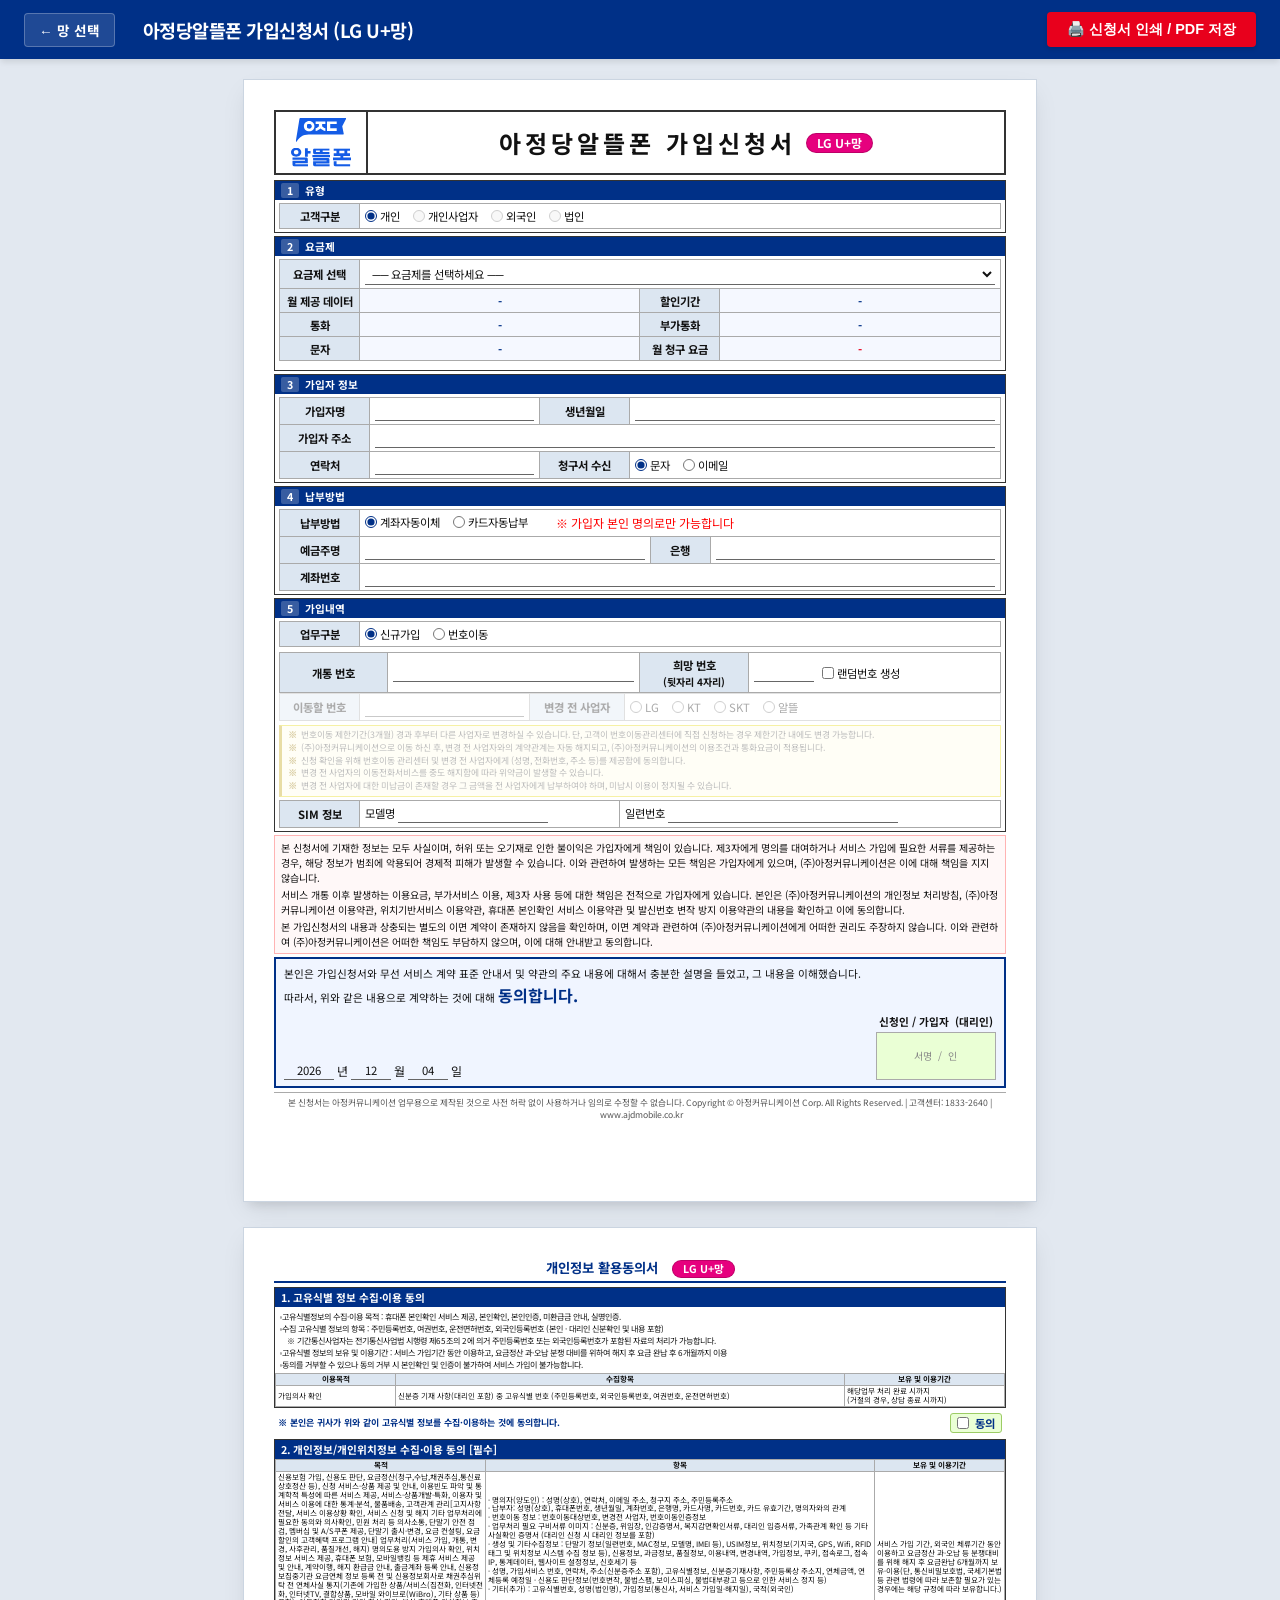
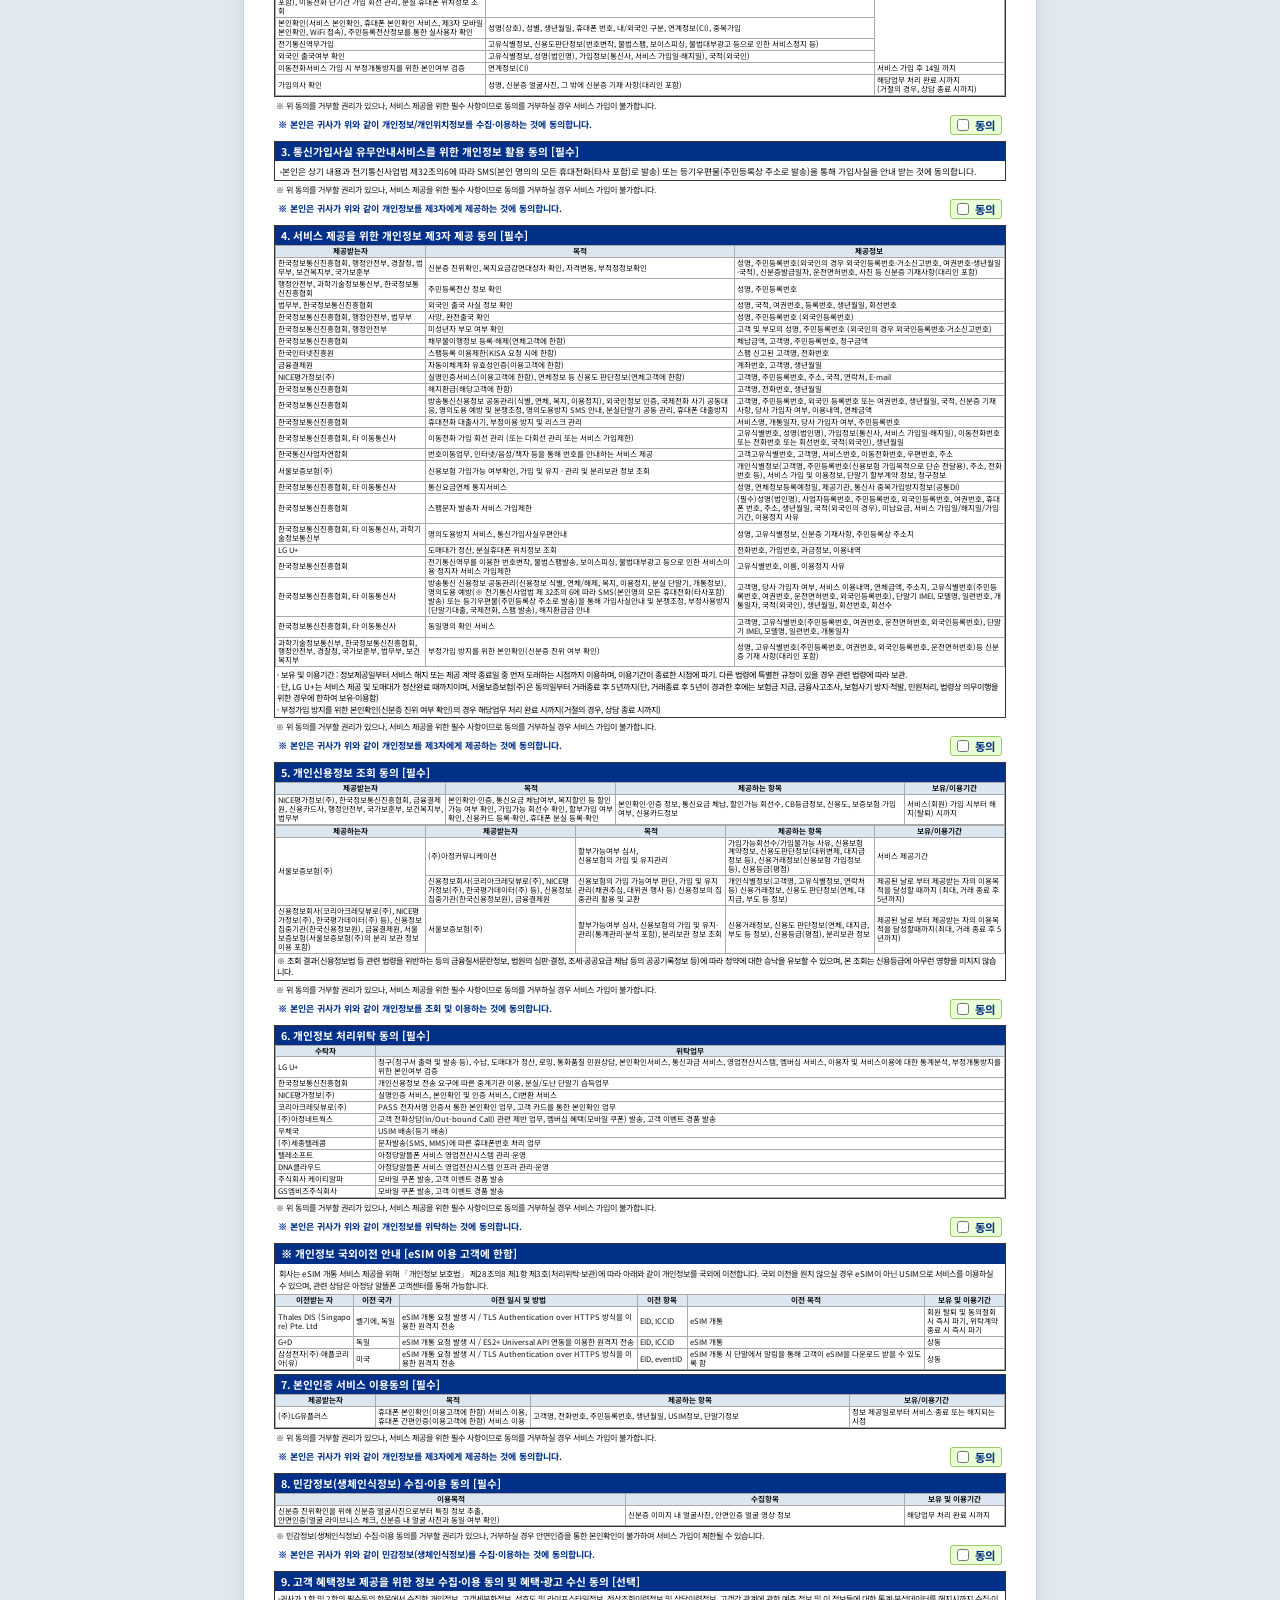
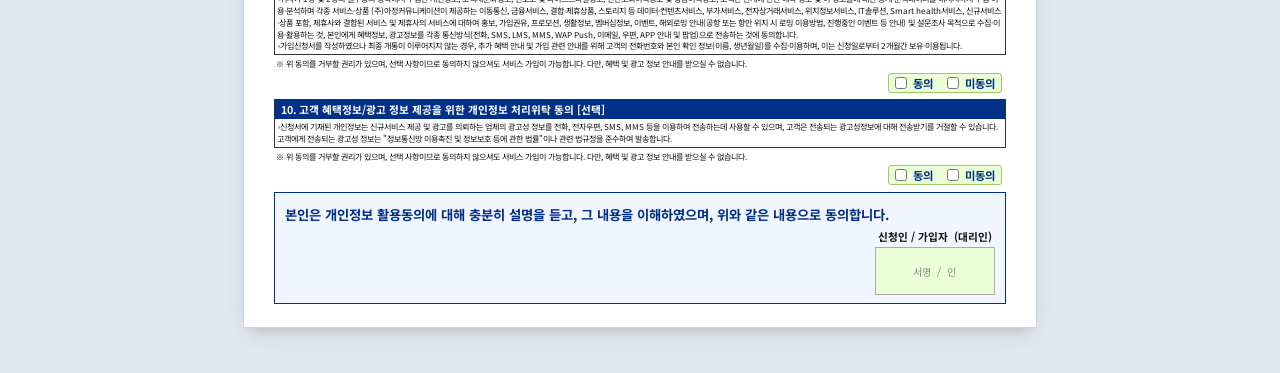
<file: LG_v2.html>
<!DOCTYPE html>
<html lang="ko">
<head>
<meta charset="UTF-8">
<meta name="viewport" content="width=device-width, initial-scale=1.0">
<title>아정당알뜰폰 가입신청서 (LG U+망)</title>
<link rel="stylesheet" href="style.css">
</head>
<body data-network="lg">
  <!-- 상단 바 (화면 전용) -->
  <div class="top-bar no-print">
    <div class="top-bar-brand">
      <button class="btn-top-back" onclick="location.href='index.html'">&larr; 망 선택</button>
      <h1>아정당알뜰폰 가입신청서 (LG U+망)</h1>
    </div>
    <button class="btn-print" onclick="validateAndPrint()">🖨️ 신청서 인쇄 / PDF 저장</button>
  </div>

  <div class="document-container">

<!-- ── 필수항목 미입력 모달 ── -->
<div id="validModal">
  <div class="modal-box">
    <div class="modal-title">⚠️ 필수 항목을 확인해 주세요</div>
    <ul class="modal-list" id="errorList"></ul>
    <button class="modal-btn" onclick="closeModal()">확인 후 수정하기</button>
  </div>
</div>


<!-- ══════════════════════════════════════ PAGE 1 ══ -->
<div class="page">



  <!-- 헤더 -->
  <div class="doc-header">
<div class="logo-cell">
  <div class="logo-svg-wrap">
    <svg viewBox="0 0 455 370" xmlns="http://www.w3.org/2000/svg" aria-label="아정당 알뜰폰 로고" role="img">
      <mask id="mask0_37_2" style="mask-type:luminance" maskUnits="userSpaceOnUse" x="0" y="225" width="151" height="145">
        <path d="M105.9 293.3V229.8H127.5V250.8H150.2V270.2H127.5V293.3H105.9ZM28.2 369.8C22.9 369.8 18.8 368.1 15.8 364.8C12.8 361.5 11.3 357.5 11.3 352.7V325.1H105.9V317.6H11.3V299.2H116C119.6 299.2 122.4 300.3 124.4 302.5C126.4 304.5 127.5 307.2 127.5 310.7V342.3H32.9V350.4H128.9V369.8H28.2ZM39 225C44.8 225 50 225.9 54.6 227.8C59.3 229.5 63.3 231.8 66.9 234.9C70.3 238 73 241.6 74.9 245.8C77 249.9 78 254.4 78 259.4C78 264.3 77 268.9 74.9 273.1C73 277.2 70.3 280.8 66.9 283.9C63.3 286.9 59.3 289.3 54.6 291C50 292.7 44.8 293.6 39 293.6C33.2 293.6 27.9 292.7 23.2 291C18.6 289.3 14.5 286.9 11 283.9C7.5 280.8 4.80001 277.2 2.90001 273.1C1.00001 268.9 0 264.3 0 259.4C0 254.4 1.00001 249.9 2.90001 245.8C4.90001 241.6 7.5 238 11 234.9C14.5 231.8 18.6 229.5 23.2 227.8C27.9 225.9 33.2 225 39 225ZM39 242.8C33.9 242.8 29.7 244.3 26.4 247.4C23.2 250.5 21.6 254.4 21.6 259.4C21.6 264.3 23.2 268.3 26.4 271.3C29.7 274.3 33.8 275.8 39 275.8C44.2 275.8 48.4 274.3 51.6 271.3C54.8 268.3 56.4 264.3 56.4 259.4C56.4 254.4 54.8 250.5 51.6 247.4C48.4 244.3 44.2 242.8 39 242.8Z" fill="white"/>
      </mask>
      <g mask="url(#mask0_37_2)">
        <path d="M0.0159912 225.012H150.42V369.762H0.0159912V225.012Z" fill="#145CE6"/>
      </g>
      <mask id="mask1_37_2" style="mask-type:luminance" maskUnits="userSpaceOnUse" x="160" y="229" width="139" height="141">
        <path d="M184.5 369.8C179.2 369.8 175.1 368.1 172.1 364.8C169.1 361.5 167.6 357.5 167.6 352.7V328.1H269.7V322H167.6V304.1H279.9C283.4 304.1 286.2 305.2 288.3 307.3C290.3 309.4 291.3 312.1 291.3 315.5V344.6H189.2V351H292.8V369.8H184.5ZM189.2 257.4H218.7V247.1H189.2V257.4ZM240.2 257.4H291.3V274.7H179.2C175.6 274.7 172.8 273.7 170.6 271.7C168.6 269.6 167.6 266.8 167.6 263.3V241.3C167.6 237.9 168.6 235.1 170.6 233.1C172.8 230.9 175.6 229.9 179.2 229.9H291.3V247.1H240.2V257.4ZM298.7 298.3H160.2V281H298.7V298.3Z" fill="white"/>
      </mask>
      <g mask="url(#mask1_37_2)">
        <path d="M160.168 229.853H298.73V369.498H160.168V229.853Z" fill="#145CE6"/>
      </g>
      <mask id="mask2_37_2" style="mask-type:luminance" maskUnits="userSpaceOnUse" x="36" y="0" width="383" height="180">
        <path d="M414.7 0H70.3002C67.3002 0 64.7002 2.20001 64.2002 5.10001L36.3002 176.2C35.7002 179.7 41.6002 181.5 43.4002 178.4C62.4002 145.4 89.2002 124.5 134.7 124.5H396C398.6 124.5 400.5 122.2 400 119.7L388.6 62.2L418.3 5.90001C419.7 3.20001 417.8 0 414.7 0ZM137.8 101.4C115.7 101.4 97.8002 83.8 97.8002 62.2C97.8002 40.6 115.7 23.1 137.8 23.1C159.8 23.1 177.7 40.6 177.7 62.2C177.7 83.8 159.8 101.4 137.8 101.4ZM260.6 46.2H236.1V62.2C238.4 65.9 243 69.8 247.4 72.5C250 74.2 255.1 77.4 260.6 78.3V98.4H259.3C249.4 98.4 232.2 88.4 223.8 80.3C215.3 88.4 198.2 98.4 188.3 98.4H186.9V78.3C192.5 77.4 197.5 74.2 200.2 72.5C204.5 69.8 209.2 65.9 211.4 62.3L211.5 46.2H186.9V26.1H260.6V46.2ZM346.7 46.2H297.5V78.3H346.7V98.4H272.9V26.1H346.7V46.2Z" fill="white"/>
      </mask>
      <g mask="url(#mask2_37_2)">
        <path d="M32.4919 -3.73804H422.873V183.762H32.4919V-3.73804Z" fill="#145CE6"/>
      </g>
      <mask id="mask3_37_2" style="mask-type:luminance" maskUnits="userSpaceOnUse" x="118" y="43" width="40" height="39">
        <path d="M137.8 81.3C148.5 81.3 157.2 72.8 157.2 62.2C157.2 51.7 148.5 43.2 137.8 43.2C127 43.2 118.3 51.7 118.3 62.2C118.3 72.8 127 81.3 137.8 81.3Z" fill="white"/>
      </mask>
      <g mask="url(#mask3_37_2)">
        <path d="M32.4918 -3.73804H422.873V183.762H32.4918V-3.73804Z" fill="#145CE6"/>
      </g>
      <mask id="mask4_37_2" style="mask-type:luminance" maskUnits="userSpaceOnUse" x="316" y="229" width="139" height="141">
        <path d="M323.9 352.7V327.2H345.5V350.4H448.4V369.8H340.8C335.5 369.8 331.4 368.1 328.4 364.8C325.4 361.5 323.9 357.5 323.9 352.6M396.5 287.5V300.4H455V319.7H316.5V300.4H374.9V287.5H323.9V268.1H344.8V249.2H323.9V229.9H447.6V249.2H426.7V268.1H447.6V287.5H396.5ZM366.4 268.1H405.1V249.2H366.4V268.1Z" fill="white"/>
      </mask>
      <g mask="url(#mask4_37_2)">
        <path d="M316.454 229.853H455.016V369.498H316.454V229.853Z" fill="#145CE6"/>
      </g>
    </svg>
  </div>
</div>
    <div class="title-cell">아정당알뜰폰 가입신청서 <span class="doc-net-badge">LG U+망</span></div>
  </div>

  <!-- ① 구분 -->
  <div class="sec-wrap">
    <div class="sec-head"><span class="sec-num">1</span> 유형</div>
    <div class="sec-body">
      <table><tr>
        <td class="td-label">고객구분</td>
        <td>
          <label class="lbl"><input type="radio" name="cust_type" value="개인" checked> 개인</label>
          <label class="lbl"><input type="radio" name="cust_type" value="개인사업자" disabled> 개인사업자</label>
          <label class="lbl"><input type="radio" name="cust_type" value="외국인" disabled> 외국인</label>
          <label class="lbl"><input type="radio" name="cust_type" value="법인" disabled> 법인</label>
        </td>
      </tr></table>
    </div>
  </div>

  <!-- ② 요금제 -->
  <div class="sec-wrap">
    <div class="sec-head"><span class="sec-num">2</span> 요금제</div>
    <div class="sec-body">
      <table>
        <tr>
          <td class="td-label">요금제 선택</td>
          <td colspan="3">
            <select id="planSelect" onchange="fillPlan()">
              <option value="">── 요금제를 선택하세요 ──</option>
              <optgroup label="── 무약정 평생 요금제 ──">
                <option value="life_4.5GB">(평생) 4.5GB + 1Mbps (월 9,900원)</option>
                <option value="life_7GB">(평생) 7GB + 1Mbps (월 16,900원)</option>
                <option value="life_10GB">(평생) 10GB + 1Mbps (월 19,900원)</option>
                <option value="life_15GB_100">(평생) 15GB + 3Mbps [통화/문자 100] (월 24,900원)</option>
                <option value="life_15GB_300">(평생) 15GB + 3Mbps [통화/문자 300] (월 25,900원)</option>
                <option value="life_71GB">(평생) 71GB(11GB+일2GB) + 3Mbps (월 32,900원)</option>
                <option value="life_150GB">(평생) 150GB(일5GB) + 5Mbps (월 39,900원)</option>
                <option value="life_100GB">(평생) 100GB + 5Mbps (월 39,900원)</option>
              </optgroup>
            </select>
          </td>
        </tr>
        <tr>
          <td class="td-label">월 제공 데이터</td>
          <td class="td-auto" id="p_data" style="width:280px">-</td>
          <td class="td-label" style="width:80px">할인기간</td>
          <td class="td-auto" id="p_period">-</td>
        </tr>
        <tr>
          <td class="td-label">통화</td>
          <td class="td-auto" id="p_call">-</td>
          <td class="td-label">부가통화</td>
          <td class="td-auto" id="p_extra">-</td>
        </tr>
        <tr>
          <td class="td-label">문자</td>
          <td class="td-auto" id="p_sms">-</td>
          <td class="td-label">월 청구 요금</td>
          <td class="td-auto fw7 red" id="p_fee">-</td>
        </tr>
      </table>
      <div class="xs" style="color:#777;padding:2px 3px;margin-top:2px">
      </div>
    </div>
  </div>

<!-- ③ 가입자 정보 -->
<div class="sec-wrap">
  <div class="sec-head"><span class="sec-num">3</span> 가입자 정보</div>
  <div class="sec-body">
    <table class="subscriber-table">
      <colgroup>
        <col style="width:90px">
        <col style="width:170px">
        <col style="width:90px">
        <col style="width:auto">
      </colgroup>

      <tr>
        <td class="td-label">가입자명</td>
        <td><input type="text" id="inp_name" class="form-input"></td>
        <td class="td-label">생년월일</td>
        <td><input type="text" id="inp_birth" class="form-input"></td>
      </tr>

      <tr>
        <td class="td-label">가입자 주소</td>
        <td colspan="3"><input type="text" id="inp_addr" class="form-input"></td>
      </tr>

      <tr>
        <td class="td-label">연락처</td>
        <td><input type="text" id="inp_tel" class="form-input"></td>
        <td class="td-label">청구서 수신</td>
        <td class="bill-cell">
          <label class="lbl">
            <input type="radio" name="bill_method" value="문자" checked onchange="toggleBill(this.value)">
            문자
          </label>

          <label class="lbl">
            <input type="radio" name="bill_method" value="이메일" onchange="toggleBill(this.value)">
            이메일
          </label>

          <span id="billEmailWrap" class="inline-side" style="display:none;">
            <input type="text" class="line-input email-id">
            <span class="inline-mark">@</span>
            <input type="text" class="line-input email-domain">
          </span>
        </td>
      </tr>
    </table>
  </div>
</div>

  <!-- ④ 납부방법 -->
  <div class="sec-wrap">
    <div class="sec-head"><span class="sec-num">4</span> 납부방법</div>
    <div class="sec-body">
      <table>
        <tr>
          <td class="td-label">납부방법</td>
          <td colspan="3">
            <label class="lbl"><input type="radio" name="pay_type" value="계좌" checked onchange="togglePay(this.value)"> 계좌자동이체</label>
            <label class="lbl"><input type="radio" name="pay_type" value="카드" onchange="togglePay(this.value)"> 카드자동납부</label>
            <span style="color: red; font-size: 12px; margin-left: 15px;">※ 가입자 본인 명의로만 가능합니다</span>
          </td>
        </tr>
        <tr>
          <td class="td-label" id="lbl_owner">예금주명</td>
          <td><input type="text" id="inp_owner"></td>
          <td class="td-label" id="lbl_bank" style="width:60px">은행</td>
          <td><input type="text" id="inp_bank"></td>
        </tr>
        <tr>
          <td class="td-label" id="lbl_account">계좌번호</td>
          <td colspan="3"><input type="text" id="inp_account"></td>
        </tr>
        <tr id="row_expiry" style="display:none">
          <td class="td-label">유효기간</td>
          <td colspan="3"><input type="text" id="inp_expiry" placeholder="MM / YY" style="width:50px"></td>
        </tr>
      </table>
    </div>
  </div>

  <!-- ⑤ 가입내역 -->
  <div class="sec-wrap">
    <div class="sec-head"><span class="sec-num">5</span> 가입내역</div>
    <div class="sec-body">

      <!-- 업무구분 -->
      <table style="margin-bottom:5px">
        <tr>
          <td class="td-label">업무구분</td>
          <td>
            <label class="lbl"><input type="radio" name="biz_type" value="신규" checked onchange="toggleBiz(this.value)"> 신규가입</label>
            <label class="lbl"><input type="radio" name="biz_type" value="번호이동" onchange="toggleBiz(this.value)"> 번호이동</label>
          </td>
        </tr>
      </table>

      <!-- 신규가입 영역 -->
      <div id="blk_new">
        <table style="table-layout: fixed; width: 100%;">
          <colgroup>
            <col style="width: 15%;">
            <col style="width: 35%;">
            <col style="width: 15%;">
            <col style="width: 35%;">
          </colgroup>
          <tr>
            <td class="td-label">개통 번호</td>
            <td>
              <input type="text" placeholder="" style="width:100%;" disabled>
            </td>
            <td class="td-label">희망 번호<br><span class="small">(뒷자리 4자리)</span></td>
            <td>
              <div style="display: flex; align-items: center; gap: 8px;">
                <input type="text" id="inp_new_num" maxlength="4" style="width:60px; flex-shrink: 0;">
                <label class="lbl" style="margin-right:0; display:inline-flex; align-items:center; gap:3px; cursor:pointer;">
                  <input type="checkbox" id="chk_random_num"> 랜덤번호 생성
                </label>
              </div>
            </td>
          </tr>
        </table>
        <div id="new_num_notice" style="font-size:7.5pt; color:var(--accent); margin-top:4px; padding-left:5px; font-weight:500; display:none;"></div>
      </div>

<!-- 번호이동 영역 -->
<div id="blk_mnp" class="cond-off">
  <table class="mnp-table" style="margin-bottom:4px;">
    <colgroup>
      <col style="width:80px">
      <col style="width:170px">
      <col style="width:95px">
      <col style="width:auto">
    </colgroup>
    <tr>
      <td class="td-label">이동할 번호</td>
      <td><input type="text" id="inp_mnp_num" placeholder=></td>
      <td class="td-label">변경 전 사업자</td>
      <td class="carrier-cell">
        <label class="lbl"><input type="radio" name="prev_carrier" value="LG" onchange="toggleMvnoInput(this.value)"> LG</label>
        <label class="lbl"><input type="radio" name="prev_carrier" value="KT" onchange="toggleMvnoInput(this.value)"> KT</label>
        <label class="lbl"><input type="radio" name="prev_carrier" value="SKT" onchange="toggleMvnoInput(this.value)"> SKT</label>
        <label class="lbl"><input type="radio" name="prev_carrier" value="알뜰" onchange="toggleMvnoInput(this.value)"> 알뜰</label>

        <span id="mvnoNameWrap" class="inline-side" style="display:none;">
          <input type="text" class="line-input mvno-name" placeholder="사업자명">
        </span>
      </td>
    </tr>
  </table>

  <div class="notice-box">
    <div class="nr"><span class="nr-sym">※</span><span>번호이동 제한기간(3개월) 경과 후부터 다른 사업자로 변경하실 수 있습니다. 단, 고객이 번호이동관리센터에 직접 신청하는 경우 제한기간 내에도 변경 가능합니다.</span></div>
    <div class="nr"><span class="nr-sym">※</span><span>(주)아정커뮤니케이션으로 이동 하신 후, 변경 전 사업자와의 계약관계는 자동 해지되고, (주)아정커뮤니케이션의 이용조건과 통화요금이 적용됩니다.</span></div>
    <div class="nr"><span class="nr-sym">※</span><span>신청 확인을 위해 번호이동 관리센터 및 변경 전 사업자에게 (성명, 전화번호, 주소 등)를 제공함에 동의합니다.</span></div>
    <div class="nr"><span class="nr-sym">※</span><span>변경 전 사업자의 이동전화서비스를 중도 해지함에 따라 위약금이 발생할 수 있습니다.</span></div>
    <div class="nr"><span class="nr-sym">※</span><span>변경 전 사업자에 대한 미납금이 존재할 경우 그 금액을 전 사업자에게 납부하여야 하며, 미납시 이용이 정지될 수 있습니다.</span></div>
  </div>
</div>

      <!-- SIM 정보 (공통) -->
      <table class="mt3">
        <tr>
          <td class="td-label">SIM 정보</td>
          <td>모델명&nbsp;<input type="text" id="inp_sim_model" style="width:150px"></td>
          <td>일련번호&nbsp;<input type="text" id="inp_sim_serial" style="width:230px"></td>
        </tr>
      </table>

    </div>
  </div>

  <!-- 동의사항 -->
  <div class="agree-block">
    <div class="agree-row">
      <span>본 신청서에 기재한 정보는 모두 사실이며, 허위 또는 오기재로 인한 불이익은 가입자에게 책임이 있습니다. 제3자에게 명의를 대여하거나 서비스 가입에 필요한 서류를 제공하는 경우, 해당 정보가 범죄에 악용되어 경제적 피해가 발생할 수 있습니다. 이와 관련하여 발생하는 모든 책임은 가입자에게 있으며, (주)아정커뮤니케이션은 이에 대해 책임을 지지 않습니다. </span>
    </div>
    <div class="agree-row">
      <span>서비스 개통 이후 발생하는 이용요금, 부가서비스 이용, 제3자 사용 등에 대한 책임은 전적으로 가입자에게 있습니다. 본인은 (주)아정커뮤니케이션의 개인정보 처리방침, (주)아정커뮤니케이션 이용약관, 위치기반서비스 이용약관, 휴대폰 본인확인 서비스 이용약관 및 발신번호 변작 방지 이용약관의 내용을 확인하고 이에 동의합니다.
</span>
    </div>
    <div class="agree-row">
      <span>본 가입신청서의 내용과 상충되는 별도의 이면 계약이 존재하지 않음을 확인하며, 이면 계약과 관련하여 (주)아정커뮤니케이션에게 어떠한 권리도 주장하지 않습니다. 이와 관련하여 (주)아정커뮤니케이션은 어떠한 책임도 부담하지 않으며, 이에 대해 안내받고 동의합니다.</span>
    </div>
  </div>

<!-- 최종 서명 -->
<div class="sign-area">
  <div class="sign-text">
    본인은 가입신청서와 무선 서비스 계약 표준 안내서 및 약관의 주요 내용에 대해서 충분한 설명을 들었고, 그 내용을 이해했습니다.
    <br>따라서, 위와 같은 내용으로 계약하는 것에 대해 <span class="fw7 blue" style="font-size:12pt;"> 동의합니다.</span>
  </div>

  <div class="sign-bottom" style="display:flex; justify-content:space-between; align-items:flex-end;">
    <div class="sign-date-row">
      <input type="text" class="print-year" style="width:50px"> 년
      <input type="text" class="print-month" style="width:40px"> 월
      <input type="text" class="print-day" style="width:40px"> 일
    </div>

    <div class="sign-box-wrap" style="display:flex; flex-direction:column; align-items:center;">
      <div class="sign-label" style="font-size:8pt; margin-bottom:3px; text-align:center;">
        신청인 / 가입자 &nbsp;(대리인)
      </div>
      <div class="p-sign-box" onclick="openSignatureModal()">
              <span>서명 &nbsp;/&nbsp; 인</span>
              <img class="signature-image" style="display: none;" alt="Signature">
            </div>
    </div>
  </div>
</div>

  <div class="doc-footer">
    본 신청서는 아정커뮤니케이션 업무용으로 제작된 것으로 사전 허락 없이 사용하거나 임의로 수정할 수 없습니다.
    Copyright © 아정커뮤니케이션 Corp. All Rights Reserved.&nbsp;|&nbsp;고객센터: 1833-2640&nbsp;|&nbsp;www.ajdmobile.co.kr
  </div>
</div>



  <div class="consent-doc">
    <div class="consent-page-title">개인정보 활용동의서 <span class="doc-net-badge">LG U+망</span></div>
  <div class="consent-item">
    <!-- 1 -->
<div class="sec-wrap" style="margin-bottom:3px">
  <div class="sec-head">1. 고유식별 정보 수집·이용 동의
  </div>

  <div style="font-size:6.1pt; line-height:1.45; padding:4px 4px 3px 4px;">
    ◦고유식별정보의 수집·이용 목적 : 휴대폰 본인확인 서비스 제공, 본인확인, 본인인증, 미환급금 안내, 실명인증.<br>
    ◦수집 고유식별 정보의 항목 : 주민등록번호, 여권번호, 운전면허번호, 외국인등록번호 (본인 · 대리인 신분확인 및 내용 포함)<br>
    　※ 기간통신사업자는 전기통신사업법 시행령 제65조의 2에 의거 주민등록번호 또는 외국인등록번호가 포함된 자료의 처리가 가능합니다.<br>
    ◦고유식별 정보의 보유 및 이용기간 : 서비스 가입기간 동안 이용하고, 요금정산 과·오납 분쟁 대비를 위하여 해지 후 요금 완납 후 6개월까지 이용<br>
    ◦동의를 거부할 수 있으나 동의 거부 시 본인확인 및 인증이 불가하여 서비스 가입이 불가능합니다.
  </div>

  <table class="prv-table-tight">
    <tr>
      <th style="width:120px">이용목적</th>
      <th>수집항목</th>
      <th style="width:160px">보유 및 이용기간</th>
    </tr>
    <tr>
      <td style="vertical-align:middle;">가입의사 확인</td>
      <td style="vertical-align:middle;">
        신분증 기재 사항(대리인 포함) 중 고유식별 번호
        (주민등록번호, 외국인등록번호, 여권번호, 운전면허번호)
      </td>
      <td style="vertical-align:middle;">
        해당업무 처리 완료 시까지<br>
        (거절의 경우, 상담 종료 시까지)
      </td>
    </tr>
  </table>
</div>

<div class="consent-agree" style="margin-top:1px; margin-bottom:4px;">
  <span class="fw7 blue">※ 본인은 귀사가 위와 같이 고유식별 정보를 수집·이용하는 것에 동의합니다.</span>
  <label class="lbl consent-agree-box">
    <input type="checkbox" id="chk_consent1"> <span class="fw7 blue">동의</span>
  </label>
</div>

  
  </div>
  <div class="consent-item consent-item--flow">
    <!-- 2 -->
<div class="sec-wrap" style="margin-bottom:3px">
  <div class="sec-head">2. 개인정보/개인위치정보 수집·이용 동의 [필수]</div>

  <table class="prv-table-tight">
    <thead>
    <tr>
      <th style="width:210px">목적</th>
      <th>항목</th>
      <th style="width:130px">보유 및 이용기간</th>
    </tr>
    </thead>

    <tr>
      <td style="vertical-align:middle;">
        신용보험 가입, 신용도 판단, 요금정산(청구,수납,채권추심,통신료 상호정산 등), 신청 서비스·상품 제공 및 안내, 이용빈도 파악 및 통계학적 특성에 따른 서비스 제공, 서비스·상품개발·특화, 이용자 및 서비스 이용에 대한 통계·분석, 물품배송, 고객관계 관리[고지사항 전달, 서비스 이용상황 확인, 서비스 신청 및 해지 기타 업무처리에 필요한 동의와 의사확인, 민원 처리 등 의사소통, 단말기 안전 점검, 멤버십 및 A/S쿠폰 제공, 단말기 출시·변경, 요금 컨설팅, 요금할인의 고객혜택 프로그램 안내] 업무처리(서비스 가입, 개통, 변경, 사후관리, 품질개선, 해지) 명의도용 방지 가입의사 확인, 위치정보 서비스 제공, 휴대폰 보험, 모바일뱅킹 등 제휴 서비스 제공 및 안내, 계약이행, 해지 환급금 안내, 출금계좌 등록 안내, 신용정보집중기관 요금연체 정보 등록 전 및 신용정보회사로 채권추심위탁 전 연체사실 통지(기존에 가입한 상품/서비스(집전화, 인터넷전화, 인터넷TV, 결합상품, 모바일 와이브로(WiBro), 기타 상품 등)포함), 이동전화 단기간 가입 회선 관리, 분실 휴대폰 위치정보 조회
      </td>
      <td style="vertical-align:middle;">
        · 명의자(양도인) : 성명(상호), 연락처, 이메일 주소, 청구지 주소, 주민등록주소<br>
        · 납부자: 성명(상호), 휴대폰번호, 생년월일, 계좌번호, 은행명, 카드사명, 카드번호, 카드 유효기간, 명의자와의 관계<br>
        · 번호이동 정보 : 번호이동대상번호, 변경전 사업자, 번호이동인증정보<br>
        · 업무처리 필요 구비서류 이미지 : 신분증, 위임장, 인감증명서, 복지감면확인서류, 대리인 입증서류, 가족관계 확인 등 기타 사실확인 증명서 (대리인 신청 시 대리인 정보를 포함)<br>
        · 생성 및 기타수집정보 : 단말기 정보(일련번호, MAC정보, 모델명, IMEI 등), USIM정보, 위치정보(기지국, GPS, Wifi, RFID 태그 및 위치정보 시스템 수집 정보 등), 신용정보, 과금정보, 품질정보, 이용내역, 변경내역, 가입정보, 쿠키, 접속로그, 접속 IP, 통계데이터, 웹사이트 설정정보, 신호세기 등<br>
        · 성명, 가입서비스 번호, 연락처, 주소(신분증주소 포함), 고유식별정보, 신분증기재사항, 주민등록상 주소지, 연체금액, 연체등록 예정일
        · 신용도 판단정보(번호변작, 불법스팸, 보이스피싱, 불법대부광고 등으로 인한 서비스 정지 등)<br>
        · 기타(추가) : 고유식별번호, 성명(법인명), 가입정보(통신사, 서비스 가입일·해지일), 국적(외국인)
      </td>
      <td rowspan="4" style="vertical-align: middle;">
        서비스 가입 기간, 외국인 체류기간 동안 이용하고 요금정산 과·오납 등 분쟁대비를 위해 해지 후 요금완납 6개월까지 보유·이용(단, 통신비밀보호법, 국세기본법 등 관련 법령에 따라 보존할 필요가 있는 경우에는 해당 규정에 따라 보유합니다.)
      </td>
    </tr>

    <tr>
      <td style="vertical-align:middle;">본인확인(서비스 본인확인, 휴대폰 본인확인 서비스, 제3자 모바일 본인확인, WiFi 접속), 주민등록전산정보를 통한 실사용자 확인</td>
      <td style="vertical-align:middle;">성명(상호), 성별, 생년월일, 휴대폰 번호, 내/외국인 구분, 연계정보(CI), 중복가입</td>
    </tr>

    <tr>
      <td style="vertical-align:middle;">전기통신역무가입</td>
      <td style="vertical-align:middle;">고유식별정보, 신용도판단정보(번호변작, 불법스팸, 보이스피싱, 불법대부광고 등으로 인한 서비스정지 등)</td>
    </tr>

    <tr>
      <td style="vertical-align:middle;">외국인 출국여부 확인</td>
      <td style="vertical-align:middle;">고유식별정보, 성명(법인명), 가입정보(통신사, 서비스 가입일·해지일), 국적(외국인)</td>
    </tr>

    <tr>
      <td style="vertical-align:middle;">이동전화서비스 가입 시 부정개통방지를 위한 본인여부 검증</td>
      <td style="vertical-align:middle;">연계정보(CI)</td>
      <td style="vertical-align:middle;">서비스 가입 후 14일 까지</td>
    </tr>

    <tr>
      <td style="vertical-align:middle;">가입의사 확인</td>
      <td style="vertical-align:middle;">성명, 신분증 얼굴사진, 그 밖에 신분증 기재 사항(대리인 포함)</td>
      <td style="vertical-align:middle;">해당업무 처리 완료 시까지<br>(거절의 경우, 상담 종료 시까지)</td>
    </tr>
  </table>
</div>

<div class="consent-refuse">※ 위 동의를 거부할 권리가 있으나, 서비스 제공을 위한 필수 사항이므로 동의를 거부하실 경우 서비스 가입이 불가합니다.</div>
<div class="consent-agree" style="margin-top:1px; margin-bottom:4px;">
  <span class="fw7 blue">※ 본인은 귀사가 위와 같이 개인정보/개인위치정보를 수집·이용하는 것에 동의합니다.</span>
  <label class="lbl consent-agree-box">
    <input type="checkbox" id="chk_consent2"> <span class="fw7 blue">동의</span>
  </label>
</div>

  
  </div>
  <div class="consent-item">
    <!-- 3 -->
  <div class="sec-wrap" style="margin-bottom:3px">
    <div class="sec-head">3. 통신가입사실 유무안내서비스를 위한 개인정보 활용 동의 [필수]</div>
  <div style="font-size:6.5pt; line-height:1.45; padding:4px 4px 3px 4px;">
    ◦본인은 상기 내용과 전기통신사업법 제32조의6에 따라 SMS(본인 명의의 모든 휴대전화(타사 포함)로 발송) 또는 등기우편물(주민등록상 주소로 발송)을 통해 가입사실을 안내 받는 것에 동의합니다.
  </div>
</div>

<div class="consent-refuse">※ 위 동의를 거부할 권리가 있으나, 서비스 제공을 위한 필수 사항이므로 동의를 거부하실 경우 서비스 가입이 불가합니다.</div>
<div class="consent-agree" style="margin-top:1px; margin-bottom:4px;">
  <span class="fw7 blue">※ 본인은 귀사가 위와 같이 개인정보를 제3자에게 제공하는 것에 동의합니다.</span>
  <label class="lbl consent-agree-box">
    <input type="checkbox" id="chk_consent3"> <span class="fw7 blue">동의</span>
  </label>
</div>

  
  </div>
  <div class="consent-item consent-item--flow">
    <!-- 4 -->
  <div class="sec-wrap" style="margin-bottom:3px">
    <div class="sec-head">4. 서비스 제공을 위한 개인정보 제3자 제공 동의 [필수]</div>
    <table class="prv-table-tight">
      <thead>
      <tr>
        <th style="width:150px">제공받는자</th>
        <th>목적</th>
        <th style="width:270px">제공정보</th>
      </tr>
      </thead>
    <tr>
      <td style="vertical-align:middle;">한국정보통신진흥협회, 행정안전부, 경찰청, 법무부, 보건복지부, 국가보훈부</td>
      <td style="vertical-align:middle;">신분증 진위확인, 복지요금감면대상자 확인, 자격변동, 부적정정보확인</td>
      <td style="vertical-align:middle;">성명, 주민등록번호(외국인의 경우 외국인등록번호·거소신고번호, 여권번호·생년월일·국적), 신분증발급일자, 운전면허번호, 사진 등 신분증 기재사항(대리인 포함)</td>
    </tr>
    <tr>
      <td style="vertical-align:middle;">행정안전부, 과학기술정보통신부, 한국정보통신진흥협회</td>
      <td style="vertical-align:middle;">주민등록전산 정보 확인</td>
      <td style="vertical-align:middle;">성명, 주민등록번호</td>
    </tr>
    <tr>
      <td style="vertical-align:middle;">법무부, 한국정보통신진흥협회</td>
      <td style="vertical-align:middle;">외국인 출국 사실 정보 확인</td>
      <td style="vertical-align:middle;">성명, 국적, 여권번호, 등록번호, 생년월일, 회선번호</td>
    </tr>
    <tr>
      <td style="vertical-align:middle;">한국정보통신진흥협회, 행정안전부, 법무부</td>
      <td style="vertical-align:middle;">사망, 완전출국 확인</td>
      <td style="vertical-align:middle;">성명, 주민등록번호 (외국인등록번호)</td>
    </tr>
    <tr>
      <td style="vertical-align:middle;">한국정보통신진흥협회, 행정안전부</td>
      <td style="vertical-align:middle;">미성년자 부모 여부 확인</td>
      <td style="vertical-align:middle;">고객 및 부모의 성명, 주민등록번호 (외국인의 경우 외국인등록번호·거소신고번호)</td>
    </tr>
    <tr>
      <td style="vertical-align:middle;">한국정보통신진흥협회</td>
      <td style="vertical-align:middle;">채무불이행정보 등록·해제(연체고객에 한함)</td>
      <td style="vertical-align:middle;">체납금액, 고객명, 주민등록번호, 청구금액</td>
    </tr>
    <tr>
      <td style="vertical-align:middle;">한국인터넷진흥원</td>
      <td style="vertical-align:middle;">스팸등록 이용제한(KISA 요청 시에 한함)</td>
      <td style="vertical-align:middle;">스팸 신고된 고객명, 전화번호</td>
    </tr>
    <tr>
      <td style="vertical-align:middle;">금융결제원</td>
      <td style="vertical-align:middle;">자동이체계좌 유효성인증(이용고객에 한함)</td>
      <td style="vertical-align:middle;">계좌번호, 고객명, 생년월일</td>
    </tr>
    <tr>
      <td style="vertical-align:middle;">NICE평가정보(주)</td>
      <td style="vertical-align:middle;">실명인증서비스(이용고객에 한함), 연체정보 등 신용도 판단정보(연체고객에 한함)</td>
      <td style="vertical-align:middle;">고객명, 주민등록번호, 주소, 국적, 연락처, E-mail</td>
    </tr>
    <tr>
      <td style="vertical-align:middle;">한국정보통신진흥협회</td>
      <td style="vertical-align:middle;">해지환급(해당고객에 한함)</td>
      <td style="vertical-align:middle;">고객명, 전화번호, 생년월일</td>
    </tr>
    <tr>
      <td style="vertical-align:middle;">한국정보통신진흥협회</td>
      <td style="vertical-align:middle;">방송통신신용정보 공동관리(식별, 연체, 복지, 이용정지), 외국인정보 인증, 국제전화 사기 공동대응, 명의도용 예방 및 분쟁조정, 명의도용방지 SMS 안내, 분실단말기 공동 관리, 휴대폰 대출방지</td>
      <td style="vertical-align:middle;">고객명, 주민등록번호, 외국인 등록번호 또는 여권번호, 생년월일, 국적, 신분증 기재사항, 당사 가입자 여부, 이용내역, 연체금액</td>
    </tr>
    <tr>
      <td style="vertical-align:middle;">한국정보통신진흥협회</td>
      <td style="vertical-align:middle;">휴대전화 대출사기, 부정이용 방지 및 리스크 관리</td>
      <td style="vertical-align:middle;">서비스명, 개통일자, 당사 가입자 여부, 주민등록번호</td>
    </tr>
    <tr>
      <td style="vertical-align:middle;">한국정보통신진흥협회, 타 이동통신사</td>
      <td style="vertical-align:middle;">이동전화 가입 회선 관리 (또는 다회선 관리 또는 서비스 가입제한)</td>
      <td style="vertical-align:middle;">고유식별번호, 성명(법인명), 가입정보(통신사, 서비스 가입일·해지일), 이동전화번호 또는 전화번호 또는 회선번호, 국적(외국인), 생년월일</td>
    </tr>
    <tr>
      <td style="vertical-align:middle;">한국통신사업자연합회</td>
      <td style="vertical-align:middle;">번호이동업무, 인터넷/음성/책자 등을 통해 번호를 안내하는 서비스 제공</td>
      <td style="vertical-align:middle;">고객고유식별번호, 고객명, 서비스번호, 이동전화번호, 우편번호, 주소</td>
    </tr>
    <tr>
      <td style="vertical-align:middle;">서울보증보험(주)</td>
      <td style="vertical-align:middle;">신용보험 가입가능 여부확인, 가입 및 유지 · 관리 및 분리보관 정보 조회</td>
      <td style="vertical-align:middle;">개인식별정보(고객명, 주민등록번호(신용보험 가입목적으로 단순 전달용), 주소, 전화번호 등), 서비스 가입 및 이용정보, 단말기 할부계약 정보, 청구정보</td>
    </tr>
    <tr>
      <td style="vertical-align:middle;">한국정보통신진흥협회, 타 이동통신사</td>
      <td style="vertical-align:middle;">통신요금연체 통지서비스</td>
      <td style="vertical-align:middle;">성명, 연체정보등록예정일, 제공기관, 통신사 중복가입방지정보(공통DI)</td>
    </tr>
    <tr>
      <td style="vertical-align:middle;">한국정보통신진흥협회</td>
      <td style="vertical-align:middle;">스팸문자 발송자 서비스 가입제한</td>
      <td style="vertical-align:middle;">(필수)성명(법인명), 사업자등록번호, 주민등록번호, 외국인등록번호, 여권번호, 휴대폰 번호, 주소, 생년월일, 국적(외국인의 경우), 미납요금, 서비스 가입일/해지일/가입기간, 이용정지 사유</td>
    </tr>
    <tr>
      <td style="vertical-align:middle;">한국정보통신진흥협회, 타 이동통신사, 과학기술정보통신부</td>
      <td style="vertical-align:middle;">명의도용방지 서비스, 통신가입사실우편안내</td>
      <td style="vertical-align:middle;">성명, 고유식별정보, 신분증 기재사항, 주민등록상 주소지</td>
   </tr>
   <tr>
    <td style="vertical-align:middle;">LG U+</td>
    <td style="vertical-align:middle;">도매대가 정산, 분실휴대폰 위치정보 조회</td>
    <td style="vertical-align:middle;">전화번호, 가입번호, 과금정보, 이용내역</td>
  </tr>
  <tr>
    <td style="vertical-align:middle;">한국정보통신진흥협회</td>
    <td style="vertical-align:middle;">전기통신역무를 이용한 번호변작, 불법스팸발송, 보이스피싱, 불법대부광고 등으로 인한 서비스이용 정지자 서비스 가입제한</td>
    <td style="vertical-align:middle;">고유식별번호, 이름, 이용정지 사유</td>
  </tr>
  <tr>
    <td style="vertical-align:middle;">한국정보통신진흥협회, 타 이동통신사</td>
    <td style="vertical-align:middle;">방송통신 신용정보 공동관리(신용정보 식별, 연체/해제, 복지, 이용정지, 분실 단말기, 개통정보), 명의도용 예방(※ 전기통신사업법 제 32조의 6에 따라 SMS(본인명의 모든 휴대전화(타사포함) 발송) 또는 등기우편물(주민등록상 주소로 발송)을 통해 가입사실안내 및 분쟁조정, 부정사용방지(단말기대출, 국제전화, 스팸 발송), 해지환급금 안내</td>
    <td style="vertical-align:middle;">고객명, 당사 가입자 여부, 서비스 이용내역, 연체금액, 주소지, 고유식별번호(주민등록번호, 여권번호, 운전면허번호, 외국인등록번호), 단말기 IMEI, 모델명, 일련번호, 개통일자, 국적(외국인), 생년월일, 회선번호, 회선수</td>
  </tr>
  <tr>
    <td style="vertical-align:middle;">한국정보통신진흥협회, 타 이동통신사</td>
    <td style="vertical-align:middle;">동일명의 확인 서비스</td>
    <td style="vertical-align:middle;">고객명, 고유식별번호(주민등록번호, 여권번호, 운전면허번호, 외국인등록번호), 단말기 IMEI, 모델명, 일련번호, 개통일자</td>
  </tr>
  <tr>
    <td style="vertical-align:middle;">과학기술정보통신부, 한국정보통신진흥협회, 행정안전부, 경찰청, 국가보훈부, 법무부, 보건복지부</td>
    <td style="vertical-align:middle;">부정가입 방지를 위한 본인확인(신분증 진위 여부 확인)</td>
    <td style="vertical-align:middle;">성명, 고유식별번호(주민등록번호, 여권번호, 외국인등록번호, 운전면허번호)등 신분증 기재 사항(대리인 포함)</td>
  </tr>
    </table>
<div class="consent-note-block" style="font-size:6.1pt; line-height:1.4; color:#000; padding:2px 2px 2px 2px;">
  · 보유 및 이용기간 : 정보제공일부터 서비스 해지 또는 제공 계약 종료일 중 먼저 도래하는 시점까지 이용하며,   이용기간이 종료한 시점에 파기. 다른 법령에 특별한 규정이 있을 경우 관련 법령에 따라 보관.<br>
  · 단, LG U+는 서비스 제공 및 도매대가 정산완료 때까지이며, 서울보증보험(주)은 동의일부터 거래종료 후 5년까지(단, 거래종료 후 5년이 경과한 후에는 보험금 지급, 금융사고조사, 보험사기 방지·적발, 민원처리, 법령상 의무이행을 위한 경우에 한하여 보유·이용함)<br>
  · 부정가입 방지를 위한 본인확인(신분증 진위 여부 확인)의 경우 해당업무 처리 완료 시까지(거절의 경우, 상담 종료 시까지)
</div>
  </div>

<div class="consent-refuse">※ 위 동의를 거부할 권리가 있으나, 서비스 제공을 위한 필수 사항이므로 동의를 거부하실 경우 서비스 가입이 불가합니다.</div>
<div class="consent-agree" style="margin-top:1px; margin-bottom:4px;">
  <span class="fw7 blue">※ 본인은 귀사가 위와 같이 개인정보를 제3자에게 제공하는 것에 동의합니다.</span>
  <label class="lbl consent-agree-box">
    <input type="checkbox" id="chk_consent4"> <span class="fw7 blue">동의</span>
  </label>
</div>

  
  </div>
  <div class="consent-item consent-page-break">
    <!-- 5 -->
  <div class="sec-wrap" style="margin-bottom:3px">
    <div class="sec-head">5. 개인신용정보 조회 동의 [필수]</div>
    <table class="prv-table-tight">
      <tr>
        <th style="width:170px">제공받는자</th>
        <th style="width:170px">목적</th>
        <th>제공하는 항목</th>
        <th style="width:100px">보유/이용기간</th>
      </tr>
      <tr>
   <td style="vertical-align:middle;">NICE평가정보(주), 한국정보통신진흥협회, 금융결제원, 신용카드사, 행정안전부, 국가보훈부, 보건복지부, 법무부</td>
   <td style="vertical-align:middle;">본인확인·인증, 통신요금 체납여부, 복지할인 등 할인 가능 여부 확인, 가입가능 회선수 확인, 할부가입 여부 확인, 신용카드 등록·확인, 휴대폰 분실 등록·확인</td>
   <td style="vertical-align:middle;">본인확인·인증 정보, 통신요금 체납, 할인가능 회선수, CB등급정보, 신용도, 보증보험 가입 여부, 신용카드정보</td>
   <td style="vertical-align:middle;">서비스(회원) 가입 시부터 해지(탈퇴) 시까지</td>
      </tr>
    </table>

    <table class="prv-table-tight">
      <tr>
        <th style="width:150px">제공하는자</th>
        <th style="width:150px">제공받는자</th>
        <th style="width:150px">목적</th>
        <th>제공하는 항목</th>
        <th style="width:130px">보유/이용기간</th>
      </tr>
      <tr>
   <td rowspan="2" style="vertical-align: middle;">서울보증보험(주)</td>
   <td style="vertical-align:middle;">(주)아정커뮤니케이션</td>
   <td style="vertical-align:middle;">할부가능여부 심사,<br>신용보험의 가입 및 유지관리</td>
   <td style="vertical-align:middle;">가입가능회선수/가입불가능 사유, 신용보험 계약정보, 신용도판단정보(대위변제, 대지급정보 등), 신용거래정보(신용보험 가입정보 등), 신용등급(평점)</td>
   <td style="vertical-align:middle;">서비스 제공기간</td>
      </tr>
      <tr>
   <td style="vertical-align:middle;">신용정보회사(코리아크레딧뷰로(주), NICE평가정보(주), 한국평가데이터(주) 등), 신용정보집중기관(한국신용정보원), 금융결제원</td>
   <td style="vertical-align:middle;">신용보험의 가입 가능여부 판단, 가입 및 유지관리(채권추심, 대위권 행사 등) 신용정보의 집중관리 활용 및 교환</td>
   <td style="vertical-align:middle;">개인식별정보(고객명, 고유식별정보, 연락처 등) 신용거래정보, 신용도 판단정보(연체, 대지급, 부도 등 정보)</td>
   <td style="vertical-align:middle;">제공된 날로 부터 제공받는 자의 이용목적을 달성할 때까지 (최대, 거래 종료 후 5년까지)</td>
      </tr>
  <tr>
    <td style="vertical-align:middle;">신용정보회사(코리아크레딧뷰로(주), NICE평가정보(주), 한국평가데이터(주) 등), 신용정보집중기관(한국신용정보원), 금융결제원, 서울보증보험(서울보증보험(주)의 분리 보관 정보 이용 포함)</td>
    <td style="vertical-align:middle;">서울보증보험(주)</td>
    <td style="vertical-align:middle;">할부가능여부 심사, 신용보험의 가입 및 유지·관리(통계관리·분석 포함), 분리보관 정보 조회</td>
    <td style="vertical-align:middle;">신용거래정보, 신용도 판단정보(연체, 대지급, 부도 등 정보), 신용등급(평점), 분리보관 정보</td>
    <td style="vertical-align:middle;">제공된 날로 부터 제공받는 자의 이용목적을 달성할때까지(최대, 거래 종료 후 5년까지)</td>
  </tr>
  </table>
<div style="font-size:6.1pt; line-height:1.4; color:#000; padding:1px 2px 2px 2px;">
  ※ 조회 결과(신용정보법 등 관련 법령을 위반하는 등의 금융질서문란정보, 법원의 심판·결정, 조세·공공요금 체납 등의 공공기록정보 등)에 따라 청약에 대한 승낙을 유보할 수 있으며, 본 조회는 신용등급에 아무런 영향을 미치지 않습니다.
</div>
</div>

<div class="consent-refuse">※ 위 동의를 거부할 권리가 있으나, 서비스 제공을 위한 필수 사항이므로 동의를 거부하실 경우 서비스 가입이 불가합니다.</div>
<div class="consent-agree" style="margin-top:1px; margin-bottom:4px;">
  <span class="fw7 blue">※ 본인은 귀사가 위와 같이 개인정보를 조회 및 이용하는 것에 동의합니다.</span>
  <label class="lbl consent-agree-box">
    <input type="checkbox" id="chk_consent5"><span class="fw7 blue">동의</span>
  </label>
</div>

  
  </div>
  <div class="consent-item">
    <!-- 6 -->
  <div class="sec-wrap" style="margin-bottom:3px">
    <div class="sec-head">6. 개인정보 처리위탁 동의 [필수]</div>
    <table class="prv-table-tight">
      <tr>
        <th style="width:100px">수탁자</th>
        <th>위탁업무</th>
      </tr>
      <tr>
   <td style="vertical-align:middle;">LG U+</td>
   <td style="vertical-align:middle;">청구(청구서 출력 및 발송 등), 수납, 도매대가 정산, 로밍, 통화품질 민원상담, 본인확인서비스, 통신과금 서비스, 영업전산시스템, 멤버십 서비스, 이용자 및 서비스이용에 대한 통계분석, 부정개통방지를 위한 본인여부 검증</td>
      </tr>
      <tr>
   <td style="vertical-align:middle;">한국정보통신진흥협회</td>
   <td style="vertical-align:middle;">개인신용정보 전송 요구에 따른 중계기관 이용, 분실/도난 단말기 습득업무</td>
      </tr>
      <tr>
   <td style="vertical-align:middle;">NICE평가정보(주)</td>
   <td style="vertical-align:middle;">실명인증 서비스, 본인확인 및 인증 서비스, CI변환 서비스</td>
      </tr>
      <tr>
   <td style="vertical-align:middle;">코리아크레딧뷰로(주)</td>
   <td style="vertical-align:middle;">PASS 전자서명 인증서 통한 본인확인 업무, 고객 카드를 통한 본인확인 업무</td>
      </tr>
      <tr>
   <td style="vertical-align:middle;">(주)아정네트웍스</td>
   <td style="vertical-align:middle;">고객 전화상담(In/Out-bound Call) 관련 제반 업무, 멤버십 혜택(모바일 쿠폰) 발송, 고객 이벤트 경품 발송</td>
      </tr>
      <tr>
   <td style="vertical-align:middle;">우체국</td>
   <td style="vertical-align:middle;">USIM 배송(등기 배송)</td>
      </tr>
      <tr>
   <td style="vertical-align:middle;">(주)세종텔레콤</td>
   <td style="vertical-align:middle;">문자발송(SMS, MMS)에 따른 휴대폰번호 처리 업무</td>
      </tr>
      <tr>
   <td style="vertical-align:middle;">텔레소프트</td>
   <td style="vertical-align:middle;">아정당알뜰폰 서비스 영업전산시스템 관리·운영</td>
      </tr>
      <tr>
   <td style="vertical-align:middle;">DNA클라우드</td>
   <td style="vertical-align:middle;">아정당알뜰폰 서비스 영업전산시스템 인프라 관리·운영</td>
      </tr>
      <tr>
   <td style="vertical-align:middle;">주식회사 케이티알파</td>
   <td style="vertical-align:middle;">모바일 쿠폰 발송, 고객 이벤트 경품 발송</td>
      </tr>
      <tr>
   <td style="vertical-align:middle;">GS엠비즈주식회사</td>
   <td style="vertical-align:middle;">모바일 쿠폰 발송, 고객 이벤트 경품 발송</td>
      </tr>
  </table>
</div>

<div class="consent-refuse">※ 위 동의를 거부할 권리가 있으나, 서비스 제공을 위한 필수 사항이므로 동의를 거부하실 경우 서비스 가입이 불가합니다.</div>
<div class="consent-agree" style="margin-top:1px; margin-bottom:4px;">
  <span class="fw7 blue">※ 본인은 귀사가 위와 같이 개인정보를 위탁하는 것에 동의합니다.</span>
  <label class="lbl consent-agree-box">
    <input type="checkbox" id="chk_consent6"> <span class="fw7 blue">동의</span>
  </label>
</div>

  
  </div>
  <div class="consent-item consent-item--flow">
    <!-- 개인정보 국외이전 안내 (eSIM 조건부 · 고지 전용, 동의 체크 없음) -->
  <div class="sec-wrap" style="margin-bottom:3px">
    <div class="sec-head">※ 개인정보 국외이전 안내 [eSIM 이용 고객에 한함]</div>
    <div style="font-size:6.1pt; line-height:1.45; padding:4px 4px 3px 4px;">
      회사는 eSIM 개통 서비스 제공을 위해 「개인정보 보호법」 제28조의8 제1항 제3호(처리위탁·보관)에 따라 아래와 같이 개인정보를 국외에 이전합니다. 국외 이전을 원치 않으실 경우 eSIM이 아닌 USIM으로 서비스를 이용하실 수 있으며, 관련 상담은 아정당 알뜰폰 고객센터를 통해 가능합니다.
    </div>
    <table class="prv-table-tight">
      <tr>
        <th style="width:78px">이전받는 자</th>
        <th style="width:46px">이전 국가</th>
        <th>이전 일시 및 방법</th>
        <th style="width:50px">이전 항목</th>
        <th>이전 목적</th>
        <th style="width:80px">보유 및 이용기간</th>
      </tr>
      <tr>
        <td style="vertical-align:middle;">Thales DIS (Singapore) Pte. Ltd</td>
        <td style="vertical-align:middle;">벨기에, 독일</td>
        <td style="vertical-align:middle;">eSIM 개통 요청 발생 시 / TLS Authentication over HTTPS 방식을 이용한 원격지 전송</td>
        <td style="vertical-align:middle;">EID, ICCID</td>
        <td style="vertical-align:middle;">eSIM 개통</td>
        <td style="vertical-align:middle;">회원 탈퇴 및 동의철회 시 즉시 파기, 위탁계약 종료 시 즉시 파기</td>
      </tr>
      <tr>
        <td style="vertical-align:middle;">G+D</td>
        <td style="vertical-align:middle;">독일</td>
        <td style="vertical-align:middle;">eSIM 개통 요청 발생 시 / ES2+ Universal API 연동을 이용한 원격지 전송</td>
        <td style="vertical-align:middle;">EID, ICCID</td>
        <td style="vertical-align:middle;">eSIM 개통</td>
        <td style="vertical-align:middle;">상동</td>
      </tr>
      <tr>
        <td style="vertical-align:middle;">삼성전자(주)·애플코리아(유)</td>
        <td style="vertical-align:middle;">미국</td>
        <td style="vertical-align:middle;">eSIM 개통 요청 발생 시 / TLS Authentication over HTTPS 방식을 이용한 원격지 전송</td>
        <td style="vertical-align:middle;">EID, eventID</td>
        <td style="vertical-align:middle;">eSIM 개통 시 단말에서 알림을 통해 고객이 eSIM을 다운로드 받을 수 있도록 함</td>
        <td style="vertical-align:middle;">상동</td>
      </tr>
    </table>
  </div>
  </div>
  <div class="consent-item">
    <!-- 7 -->
  <div class="sec-wrap" style="margin-bottom:3px">
    <div class="sec-head">7. 본인인증 서비스 이용동의 [필수]</div>
    <table class="prv-table-tight">
      <tr>
        <th style="width:100px">제공받는자</th>
        <th style="width:155px">목적</th>
        <th>제공하는 항목</th>
        <th style="width:155px">보유/이용기간</th>
      </tr>
      <tr>
   <td style="vertical-align:middle;">(주)LG유플러스</td>
   <td style="vertical-align:middle;">휴대폰 본인확인(이용고객에 한함) 서비스 이용,<br>휴대폰 간편인증(이용고객에 한함) 서비스 이용</td>
   <td style="vertical-align:middle;">고객명, 전화번호, 주민등록번호, 생년월일, USIM정보, 단말기정보</td>
   <td style="vertical-align:middle;">정보 제공일로부터 서비스 종료 또는 해지되는 시점</td>
      </tr>
    </table>
</div>

<div class="consent-refuse">※ 위 동의를 거부할 권리가 있으나, 서비스 제공을 위한 필수 사항이므로 동의를 거부하실 경우 서비스 가입이 불가합니다.</div>
<div class="consent-agree" style="margin-top:1px; margin-bottom:4px;">
  <span class="fw7 blue">※ 본인은 귀사가 위와 같이 개인정보를 제3자에게 제공하는 것에 동의합니다.</span>
  <label class="lbl consent-agree-box">
    <input type="checkbox" id="chk_consent7"> <span class="fw7 blue">동의</span>
  </label>
</div>

  
  </div>
  <div class="consent-item">
    <!-- 8 -->
  <div class="sec-wrap" style="margin-bottom:3px">
    <div class="sec-head">8. 민감정보(생체인식정보) 수집·이용 동의 [필수]</div>
    <table class="prv-table-tight">
      <tr>
        <th style="width:350px">이용목적</th>
        <th>수집항목</th>
        <th style="width:100px">보유 및 이용기간</th>
      </tr>
      <tr>
   <td style="vertical-align:middle;">신분증 진위확인을 위해 신분증 얼굴사진으로부터 특징 정보 추출,<br>안면인증(얼굴 라이브니스 체크, 신분증 내 얼굴 사진과 동일 여부 확인)</td>
   <td style="vertical-align:middle;">신분증 이미지 내 얼굴사진, 안면인증 얼굴 영상 정보</td>
   <td style="vertical-align:middle;">해당업무 처리 완료 시까지</td>
      </tr>
    </table>
</div>

<div class="consent-refuse">※ 민감정보(생체인식정보) 수집·이용 동의를 거부할 권리가 있으나, 거부하실 경우 안면인증을 통한 본인확인이 불가하여 서비스 가입이 제한될 수 있습니다.</div>
<div class="consent-agree" style="margin-top:1px; margin-bottom:4px;">
  <span class="fw7 blue">※ 본인은 귀사가 위와 같이 민감정보(생체인식정보)를 수집·이용하는 것에 동의합니다.</span>
  <label class="lbl consent-agree-box">
    <input type="checkbox" id="chk_consent8"> <span class="fw7 blue">동의</span>
  </label>
</div>

  
  </div>
  <div class="consent-item">
    <!-- 9 -->
  <div class="sec-wrap" style="margin-bottom:3px">
    <div class="sec-head">9. 고객 혜택정보 제공을 위한 정보 수집·이용 동의 및 혜택·광고 수신 동의 [선택]</div>
  <div style="font-size:6.1pt; line-height:1.45; padding:2px 2px 2px 2px;">
    ◦귀사가 1항 및 2항의 필수동의 항목에서 수집한 개인정보, 고객세분화정보, 선호도 및 라이프스타일정보, 전산조회이력정보 및 상담이력정보, 고객간 관계에 관한 예측 정보 및 이 정보들에 대한 통계·분석데이터를 해지시까지 수집·이용·분석하며 각종 서비스·상품 (주)아정커뮤니케이션이 제공하는 이동통신, 금융서비스, 결합·제휴상품, 스토리지 등 데이터·컨텐츠서비스, 부가서비스, 전자상거래서비스, 위치정보서비스, IT솔루션, Smart health서비스, 신규서비스·상품 포함, 제휴사와 결합된 서비스 및 제휴사의 서비스에 대하여 홍보, 가입권유, 프로모션, 생활정보, 멤버십정보, 이벤트, 해외로밍 안내(공항 또는 항만 위치 시 로밍 이용방법, 진행중인 이벤트 등 안내) 및 설문조사 목적으로 수집·이용·활용하는 것, 본인에게 혜택정보, 광고정보를 각종 통신방식(전화, SMS, LMS, MMS, WAP Push, 이메일, 우편, APP 안내 및 팝업)으로 전송하는 것에 동의합니다.<br>
    ◦가입신청서를 작성하였으나 최종 개통이 이루어지지 않는 경우, 추가 혜택 안내 및 가입 관련 안내를 위해 고객의 전화번호와 본인 확인 정보(이름, 생년월일)를 수집·이용하며, 이는 신청일로부터 2개월간 보유·이용됩니다.
</div>
</div>
<div class="consent-refuse">※ 위 동의를 거부할 권리가 있으며, 선택 사항이므로 동의하지 않으셔도 서비스 가입이 가능합니다. 다만, 혜택 및 광고 정보 안내를 받으실 수 없습니다.</div>
<div class="consent-agree" style="margin-top:1px; margin-bottom:4px;">
  <span></span>
  <label class="lbl consent-agree-box">
    <input type="checkbox" id="chk_consent9"> <span class="fw7 blue">동의　</span>
    <input type="checkbox" id="chk_consent10"> <span class="fw7 blue">미동의</span>
  </label>
</div>

  
  </div>
  <div class="consent-item">
    <!-- 10 -->
  <div class="sec-wrap" style="margin-bottom:3px">
    <div class="sec-head">10. 고객 혜택정보/광고 정보 제공을 위한 개인정보 처리위탁 동의 [선택]</div>
  <div style="font-size:6.1pt; line-height:1.45; padding:2px 2px 2px 2px;">
    ◦신청서에 기재된 개인정보는 신규서비스 제공 및 광고를 의뢰하는 업체의 광고성 정보를 전화, 전자우편, SMS, MMS 등을 이용하여 전송하는데 사용할 수 있으며, 고객은 전송되는 광고성정보에 대해 전송받기를 거절할 수 있습니다. 고객에게 전송되는 광고성 정보는 "정보통신망 이용촉진 및 정보보호 등에 관한 법률"이나 관련 법규정을 준수하여 발송합니다.
</div>
</div>
<div class="consent-refuse">※ 위 동의를 거부할 권리가 있으며, 선택 사항이므로 동의하지 않으셔도 서비스 가입이 가능합니다. 다만, 혜택 및 광고 정보 안내를 받으실 수 없습니다.</div>
<div class="consent-agree" style="margin-top:1px; margin-bottom:4px;">
  <span></span>
  <label class="lbl consent-agree-box">
    <input type="checkbox" id="chk_consent11"> <span class="fw7 blue">동의　</span>
    <input type="checkbox" id="chk_consent12"> <span class="fw7 blue">미동의</span>
  </label>
</div>

  
  </div>
  <div class="consent-final-sign">
    <span class="fw7 blue" style="font-size:10pt;">본인은 개인정보 활용동의에 대해 충분히 설명을 듣고, 그 내용을 이해하였으며, 위와 같은 내용으로 동의합니다.</span>
    <div class="sign-bottom" style="display:flex; justify-content:flex-end; margin-top:4px;">
      <div class="sign-box-wrap" style="display:flex; flex-direction:column; align-items:center;">
        <div class="sign-label">신청인 / 가입자 &nbsp;(대리인)</div>
        <div class="p-sign-box" onclick="openSignatureModal()">
              <span>서명 &nbsp;/&nbsp; 인</span>
              <img class="signature-image" style="display: none;" alt="Signature">
            </div>
      </div>
    </div>
  </div>
  </div>

  </div> <!-- /document-container -->

<script src="app.js"></script>

<!-- MODAL: DIGITAL SIGNATURE PAD -->
  <div class="modal-overlay" id="signatureModal">
    <div class="modal-box">
      <div class="modal-title">🖊️ 고객 전자 서명</div>
      <p class="modal-desc">아래의 패드 영역에 고객님이 직접 서명 또는 도장을 날인해 주세요.</p>
      
      <div class="canvas-container">
        <div class="canvas-hint" id="sig-hint">
          <span>🖊️</span>
          터치 스크린 혹은 마우스로 서명해 주세요
        </div>
        <canvas id="sig-canvas" class="sig-canvas"></canvas>
      </div>

      <div class="modal-actions">
        <button class="modal-btn modal-btn-cancel" id="btn-sig-cancel">취소</button>
        <button class="modal-btn modal-btn-cancel" id="btn-sig-clear" style="background:#f1f5f9; color:#f43f5e; border:1px solid #fecdd3;">지우기</button>
        <button class="modal-btn modal-btn-apply" id="btn-sig-apply">서명 완료</button>
      </div>
    </div>
  </div>

</body>
</html>
</file>
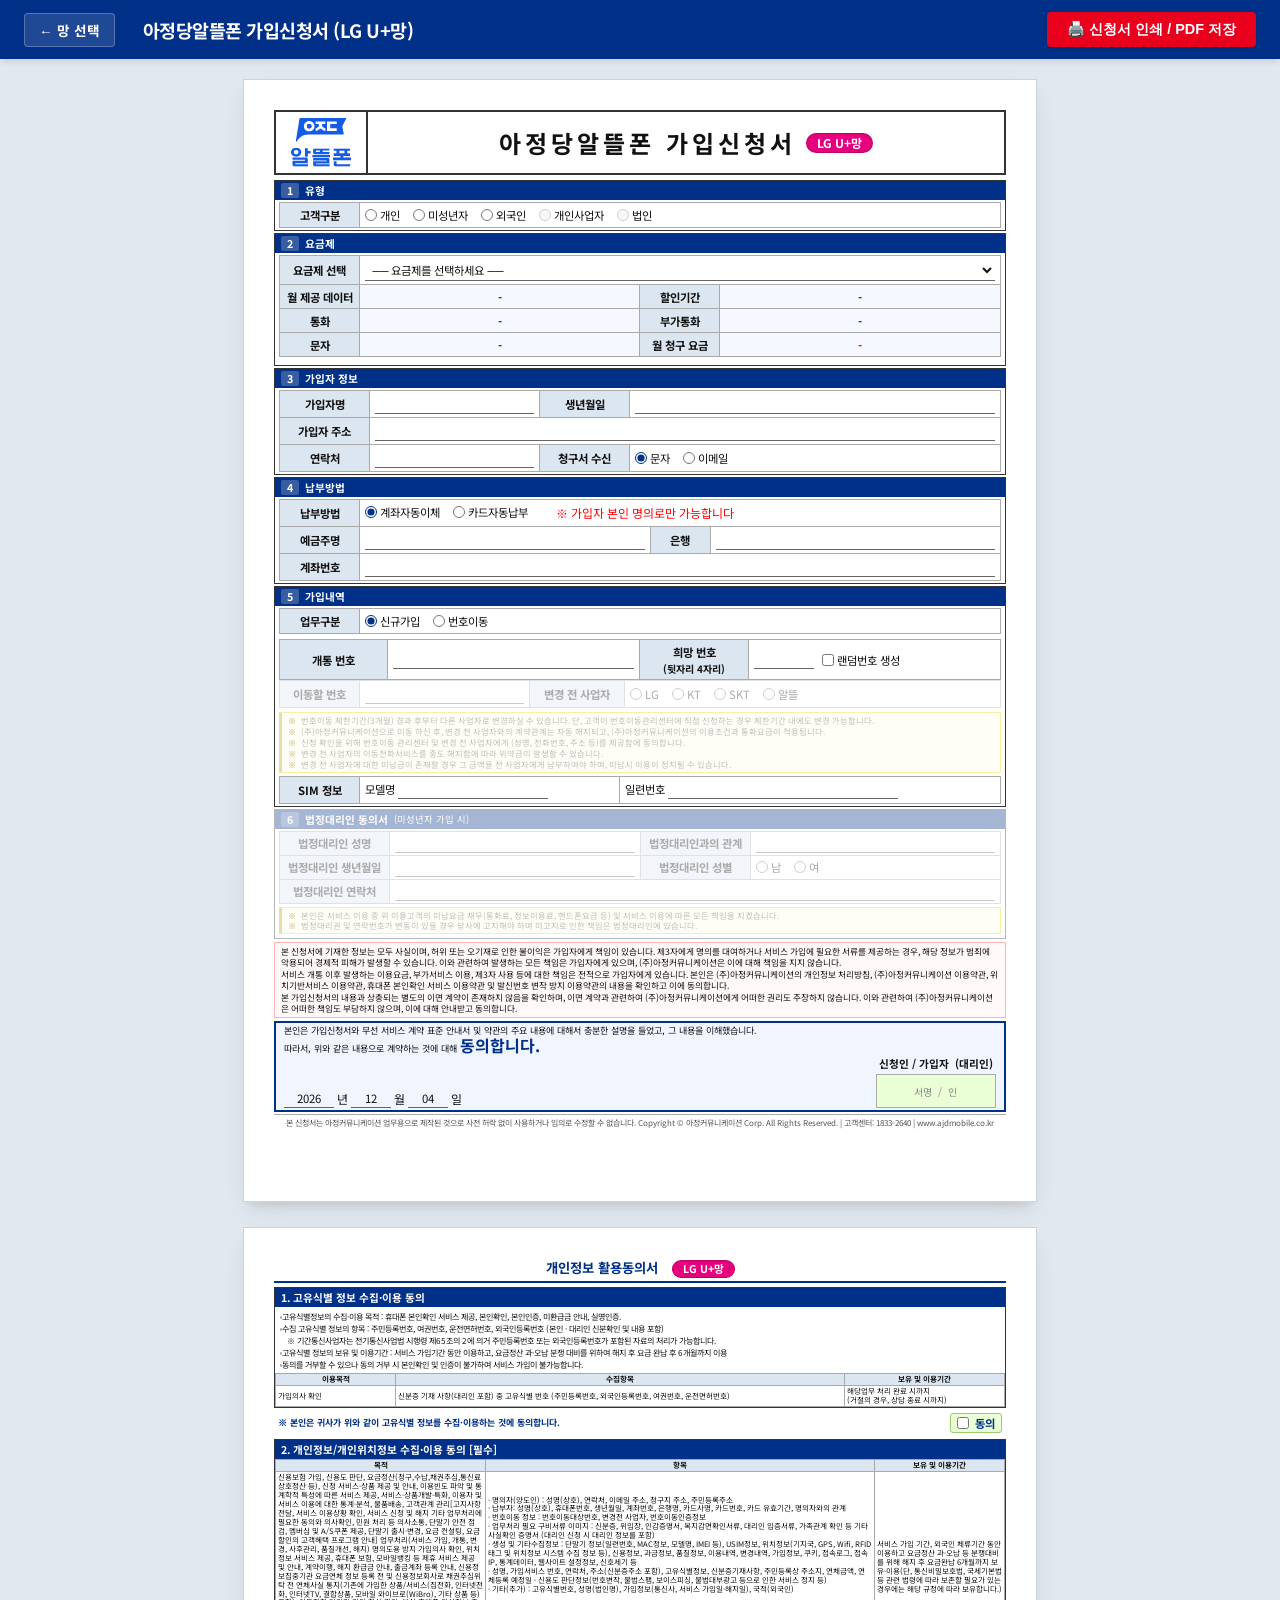
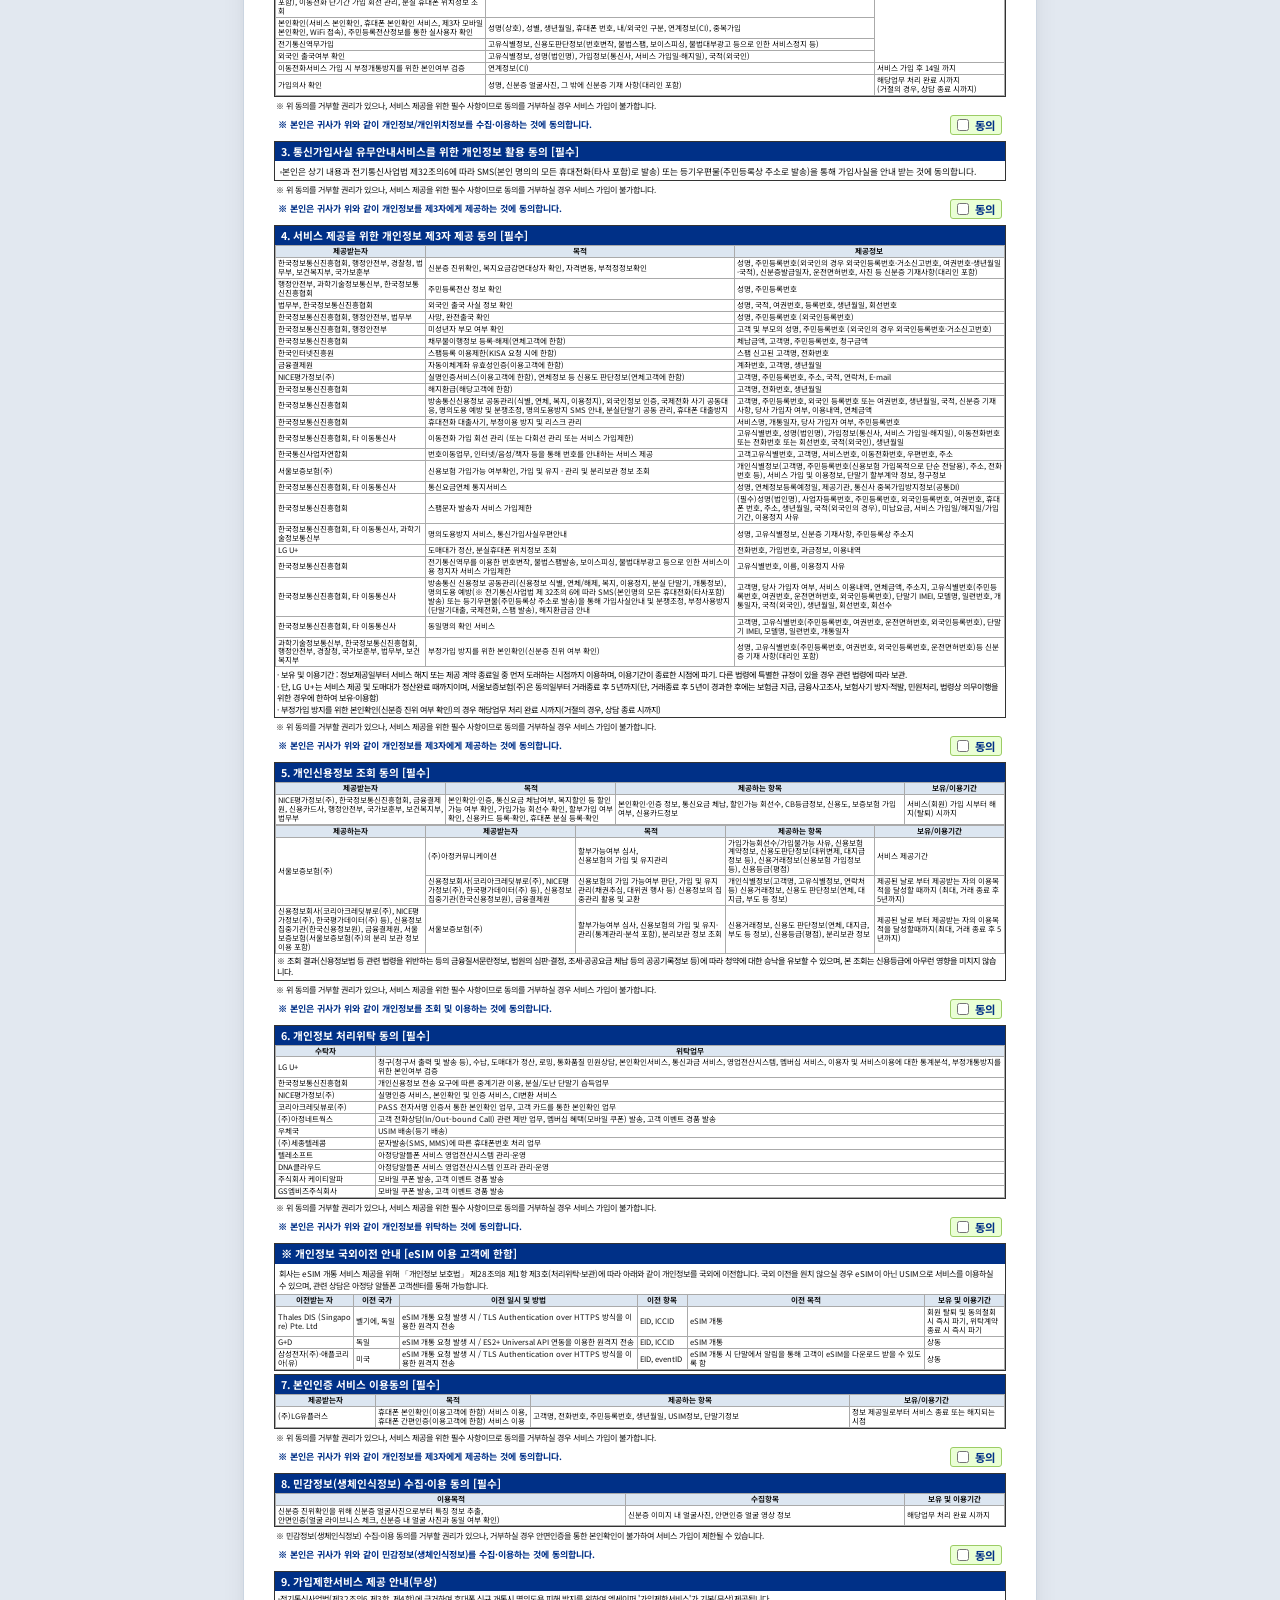
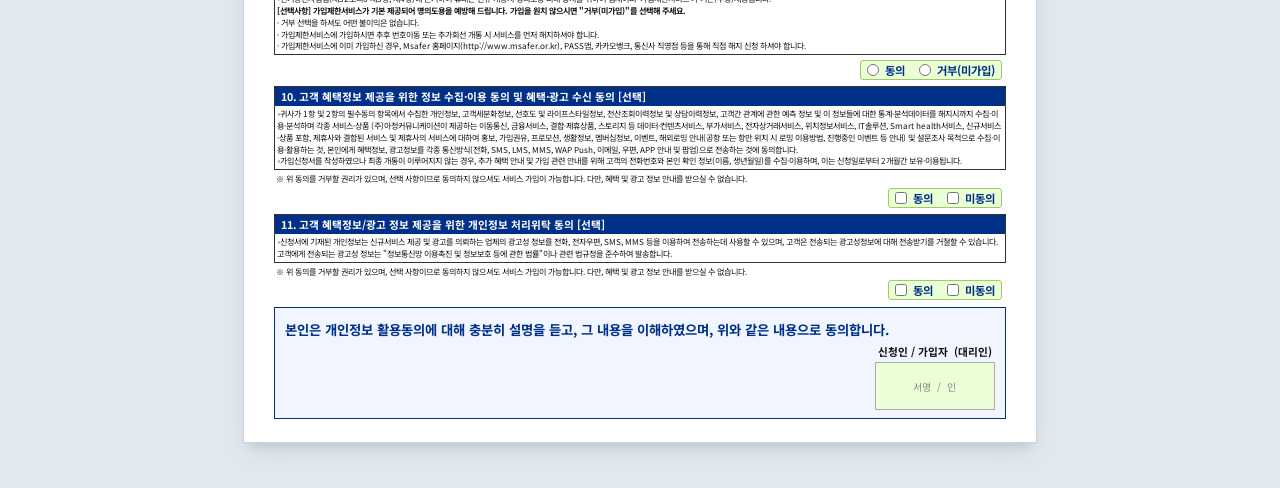
<file: LG_v3.html>
<!DOCTYPE html>
<html lang="ko">
<head>
<meta charset="UTF-8">
<meta name="viewport" content="width=device-width, initial-scale=1.0">
<title>아정당알뜰폰 가입신청서 (LG U+망)</title>
<link rel="stylesheet" href="style.css">
</head>
<body data-network="lg">
  <!-- 상단 바 (화면 전용) -->
  <div class="top-bar no-print">
    <div class="top-bar-brand">
      <button class="btn-top-back" onclick="location.href='index.html'">&larr; 망 선택</button>
      <h1>아정당알뜰폰 가입신청서 (LG U+망)</h1>
    </div>
    <button class="btn-print" onclick="validateAndPrint()">🖨️ 신청서 인쇄 / PDF 저장</button>
  </div>

  <div class="document-container">

<!-- ── 필수항목 미입력 모달 ── -->
<div id="validModal">
  <div class="modal-box">
    <div class="modal-title">⚠️ 필수 항목을 확인해 주세요</div>
    <ul class="modal-list" id="errorList"></ul>
    <button class="modal-btn" onclick="closeModal()">확인 후 수정하기</button>
  </div>
</div>


<!-- ══════════════════════════════════════ PAGE 1 ══ -->
<div class="page form-compact">



  <!-- 헤더 -->
  <div class="doc-header">
<div class="logo-cell">
  <div class="logo-svg-wrap">
    <svg viewBox="0 0 455 370" xmlns="http://www.w3.org/2000/svg" aria-label="아정당 알뜰폰 로고" role="img">
      <mask id="mask0_37_2" style="mask-type:luminance" maskUnits="userSpaceOnUse" x="0" y="225" width="151" height="145">
        <path d="M105.9 293.3V229.8H127.5V250.8H150.2V270.2H127.5V293.3H105.9ZM28.2 369.8C22.9 369.8 18.8 368.1 15.8 364.8C12.8 361.5 11.3 357.5 11.3 352.7V325.1H105.9V317.6H11.3V299.2H116C119.6 299.2 122.4 300.3 124.4 302.5C126.4 304.5 127.5 307.2 127.5 310.7V342.3H32.9V350.4H128.9V369.8H28.2ZM39 225C44.8 225 50 225.9 54.6 227.8C59.3 229.5 63.3 231.8 66.9 234.9C70.3 238 73 241.6 74.9 245.8C77 249.9 78 254.4 78 259.4C78 264.3 77 268.9 74.9 273.1C73 277.2 70.3 280.8 66.9 283.9C63.3 286.9 59.3 289.3 54.6 291C50 292.7 44.8 293.6 39 293.6C33.2 293.6 27.9 292.7 23.2 291C18.6 289.3 14.5 286.9 11 283.9C7.5 280.8 4.80001 277.2 2.90001 273.1C1.00001 268.9 0 264.3 0 259.4C0 254.4 1.00001 249.9 2.90001 245.8C4.90001 241.6 7.5 238 11 234.9C14.5 231.8 18.6 229.5 23.2 227.8C27.9 225.9 33.2 225 39 225ZM39 242.8C33.9 242.8 29.7 244.3 26.4 247.4C23.2 250.5 21.6 254.4 21.6 259.4C21.6 264.3 23.2 268.3 26.4 271.3C29.7 274.3 33.8 275.8 39 275.8C44.2 275.8 48.4 274.3 51.6 271.3C54.8 268.3 56.4 264.3 56.4 259.4C56.4 254.4 54.8 250.5 51.6 247.4C48.4 244.3 44.2 242.8 39 242.8Z" fill="white"/>
      </mask>
      <g mask="url(#mask0_37_2)">
        <path d="M0.0159912 225.012H150.42V369.762H0.0159912V225.012Z" fill="#145CE6"/>
      </g>
      <mask id="mask1_37_2" style="mask-type:luminance" maskUnits="userSpaceOnUse" x="160" y="229" width="139" height="141">
        <path d="M184.5 369.8C179.2 369.8 175.1 368.1 172.1 364.8C169.1 361.5 167.6 357.5 167.6 352.7V328.1H269.7V322H167.6V304.1H279.9C283.4 304.1 286.2 305.2 288.3 307.3C290.3 309.4 291.3 312.1 291.3 315.5V344.6H189.2V351H292.8V369.8H184.5ZM189.2 257.4H218.7V247.1H189.2V257.4ZM240.2 257.4H291.3V274.7H179.2C175.6 274.7 172.8 273.7 170.6 271.7C168.6 269.6 167.6 266.8 167.6 263.3V241.3C167.6 237.9 168.6 235.1 170.6 233.1C172.8 230.9 175.6 229.9 179.2 229.9H291.3V247.1H240.2V257.4ZM298.7 298.3H160.2V281H298.7V298.3Z" fill="white"/>
      </mask>
      <g mask="url(#mask1_37_2)">
        <path d="M160.168 229.853H298.73V369.498H160.168V229.853Z" fill="#145CE6"/>
      </g>
      <mask id="mask2_37_2" style="mask-type:luminance" maskUnits="userSpaceOnUse" x="36" y="0" width="383" height="180">
        <path d="M414.7 0H70.3002C67.3002 0 64.7002 2.20001 64.2002 5.10001L36.3002 176.2C35.7002 179.7 41.6002 181.5 43.4002 178.4C62.4002 145.4 89.2002 124.5 134.7 124.5H396C398.6 124.5 400.5 122.2 400 119.7L388.6 62.2L418.3 5.90001C419.7 3.20001 417.8 0 414.7 0ZM137.8 101.4C115.7 101.4 97.8002 83.8 97.8002 62.2C97.8002 40.6 115.7 23.1 137.8 23.1C159.8 23.1 177.7 40.6 177.7 62.2C177.7 83.8 159.8 101.4 137.8 101.4ZM260.6 46.2H236.1V62.2C238.4 65.9 243 69.8 247.4 72.5C250 74.2 255.1 77.4 260.6 78.3V98.4H259.3C249.4 98.4 232.2 88.4 223.8 80.3C215.3 88.4 198.2 98.4 188.3 98.4H186.9V78.3C192.5 77.4 197.5 74.2 200.2 72.5C204.5 69.8 209.2 65.9 211.4 62.3L211.5 46.2H186.9V26.1H260.6V46.2ZM346.7 46.2H297.5V78.3H346.7V98.4H272.9V26.1H346.7V46.2Z" fill="white"/>
      </mask>
      <g mask="url(#mask2_37_2)">
        <path d="M32.4919 -3.73804H422.873V183.762H32.4919V-3.73804Z" fill="#145CE6"/>
      </g>
      <mask id="mask3_37_2" style="mask-type:luminance" maskUnits="userSpaceOnUse" x="118" y="43" width="40" height="39">
        <path d="M137.8 81.3C148.5 81.3 157.2 72.8 157.2 62.2C157.2 51.7 148.5 43.2 137.8 43.2C127 43.2 118.3 51.7 118.3 62.2C118.3 72.8 127 81.3 137.8 81.3Z" fill="white"/>
      </mask>
      <g mask="url(#mask3_37_2)">
        <path d="M32.4918 -3.73804H422.873V183.762H32.4918V-3.73804Z" fill="#145CE6"/>
      </g>
      <mask id="mask4_37_2" style="mask-type:luminance" maskUnits="userSpaceOnUse" x="316" y="229" width="139" height="141">
        <path d="M323.9 352.7V327.2H345.5V350.4H448.4V369.8H340.8C335.5 369.8 331.4 368.1 328.4 364.8C325.4 361.5 323.9 357.5 323.9 352.6M396.5 287.5V300.4H455V319.7H316.5V300.4H374.9V287.5H323.9V268.1H344.8V249.2H323.9V229.9H447.6V249.2H426.7V268.1H447.6V287.5H396.5ZM366.4 268.1H405.1V249.2H366.4V268.1Z" fill="white"/>
      </mask>
      <g mask="url(#mask4_37_2)">
        <path d="M316.454 229.853H455.016V369.498H316.454V229.853Z" fill="#145CE6"/>
      </g>
    </svg>
  </div>
</div>
    <div class="title-cell">아정당알뜰폰 가입신청서 <span class="doc-net-badge">LG U+망</span></div>
  </div>

  <!-- ① 구분 -->
  <div class="sec-wrap">
    <div class="sec-head"><span class="sec-num">1</span> 유형</div>
    <div class="sec-body">
      <table><tr>
        <td class="td-label">고객구분</td>
        <td>
          <label class="lbl"><input type="radio" name="cust_type" value="개인" onchange="onCustTypeChange(this.value)"> 개인</label>
          <label class="lbl"><input type="radio" name="cust_type" value="미성년자" onchange="onCustTypeChange(this.value)"> 미성년자</label>
          <label class="lbl"><input type="radio" name="cust_type" value="외국인" onchange="onCustTypeChange(this.value)"> 외국인</label>
          <label class="lbl"><input type="radio" name="cust_type" value="개인사업자" disabled> 개인사업자</label>
          <label class="lbl"><input type="radio" name="cust_type" value="법인" disabled> 법인</label>
        </td>
      </tr></table>
    </div>
  </div>

  <!-- ② 요금제 -->
  <div class="sec-wrap">
    <div class="sec-head"><span class="sec-num">2</span> 요금제</div>
    <div class="sec-body">
      <table>
        <tr>
          <td class="td-label">요금제 선택</td>
          <td colspan="3">
            <select id="planSelect" onchange="fillPlan()">
              <option value="">── 요금제를 선택하세요 ──</option>
              <optgroup label="── 무약정 평생 요금제 ──">
                <option value="life_4.5GB">(평생) 4.5GB + 1Mbps (월 9,900원)</option>
                <option value="life_7GB">(평생) 7GB + 1Mbps (월 16,900원)</option>
                <option value="life_10GB">(평생) 10GB + 1Mbps (월 19,900원)</option>
                <option value="life_15GB_100">(평생) 15GB + 3Mbps [통화/문자 100] (월 24,900원)</option>
                <option value="life_15GB_300">(평생) 15GB + 3Mbps [통화/문자 300] (월 25,900원)</option>
                <option value="life_71GB">(평생) 71GB(11GB+일2GB) + 3Mbps (월 32,900원)</option>
                <option value="life_150GB">(평생) 150GB(일5GB) + 5Mbps (월 39,900원)</option>
                <option value="life_100GB">(평생) 100GB + 5Mbps (월 39,900원)</option>
              </optgroup>
            </select>
          </td>
        </tr>
        <tr>
          <td class="td-label">월 제공 데이터</td>
          <td class="td-auto" id="p_data" style="width:280px">-</td>
          <td class="td-label" style="width:80px">할인기간</td>
          <td class="td-auto" id="p_period">-</td>
        </tr>
        <tr>
          <td class="td-label">통화</td>
          <td class="td-auto" id="p_call">-</td>
          <td class="td-label">부가통화</td>
          <td class="td-auto" id="p_extra">-</td>
        </tr>
        <tr>
          <td class="td-label">문자</td>
          <td class="td-auto" id="p_sms">-</td>
          <td class="td-label">월 청구 요금</td>
          <td class="td-auto fw7 red" id="p_fee">-</td>
        </tr>
      </table>
      <div class="xs" style="color:#777;padding:2px 3px;margin-top:2px">
      </div>
    </div>
  </div>

<!-- ③ 가입자 정보 -->
<div class="sec-wrap">
  <div class="sec-head"><span class="sec-num">3</span> 가입자 정보</div>
  <div class="sec-body">
    <table class="subscriber-table">
      <colgroup>
        <col style="width:90px">
        <col style="width:170px">
        <col style="width:90px">
        <col style="width:auto">
      </colgroup>

      <tr>
        <td class="td-label">가입자명</td>
        <td><input type="text" id="inp_name" class="form-input"></td>
        <td class="td-label">생년월일</td>
        <td><input type="text" id="inp_birth" class="form-input"></td>
      </tr>

      <tr>
        <td class="td-label">가입자 주소</td>
        <td colspan="3"><input type="text" id="inp_addr" class="form-input"></td>
      </tr>

      <tr>
        <td class="td-label">연락처</td>
        <td><input type="text" id="inp_tel" class="form-input"></td>
        <td class="td-label">청구서 수신</td>
        <td class="bill-cell">
          <label class="lbl">
            <input type="radio" name="bill_method" value="문자" checked onchange="toggleBill(this.value)">
            문자
          </label>

          <label class="lbl">
            <input type="radio" name="bill_method" value="이메일" onchange="toggleBill(this.value)">
            이메일
          </label>

          <span id="billEmailWrap" class="inline-side" style="display:none;">
            <input type="text" class="line-input email-id">
            <span class="inline-mark">@</span>
            <input type="text" class="line-input email-domain">
          </span>
        </td>
      </tr>
    </table>
  </div>
</div>

  <!-- ④ 납부방법 -->
  <div class="sec-wrap">
    <div class="sec-head"><span class="sec-num">4</span> 납부방법</div>
    <div class="sec-body">
      <table>
        <tr>
          <td class="td-label">납부방법</td>
          <td colspan="3">
            <label class="lbl"><input type="radio" name="pay_type" value="계좌" checked onchange="togglePay(this.value)"> 계좌자동이체</label>
            <label class="lbl"><input type="radio" name="pay_type" value="카드" onchange="togglePay(this.value)"> 카드자동납부</label>
            <span style="color: red; font-size: 12px; margin-left: 15px;">※ 가입자 본인 명의로만 가능합니다</span>
          </td>
        </tr>
        <tr>
          <td class="td-label" id="lbl_owner">예금주명</td>
          <td><input type="text" id="inp_owner"></td>
          <td class="td-label" id="lbl_bank" style="width:60px">은행</td>
          <td><input type="text" id="inp_bank"></td>
        </tr>
        <tr>
          <td class="td-label" id="lbl_account">계좌번호</td>
          <td colspan="3"><input type="text" id="inp_account"></td>
        </tr>
        <tr id="row_expiry" style="display:none">
          <td class="td-label">유효기간</td>
          <td colspan="3"><input type="text" id="inp_expiry" placeholder="MM / YY" style="width:50px"></td>
        </tr>
      </table>
    </div>
  </div>

  <!-- ⑤ 가입내역 -->
  <div class="sec-wrap">
    <div class="sec-head"><span class="sec-num">5</span> 가입내역</div>
    <div class="sec-body">

      <!-- 업무구분 -->
      <table style="margin-bottom:5px">
        <tr>
          <td class="td-label">업무구분</td>
          <td>
            <label class="lbl"><input type="radio" name="biz_type" value="신규" checked onchange="toggleBiz(this.value)"> 신규가입</label>
            <label class="lbl"><input type="radio" name="biz_type" value="번호이동" onchange="toggleBiz(this.value)"> 번호이동</label>
          </td>
        </tr>
      </table>

      <!-- 신규가입 영역 -->
      <div id="blk_new">
        <table style="table-layout: fixed; width: 100%;">
          <colgroup>
            <col style="width: 15%;">
            <col style="width: 35%;">
            <col style="width: 15%;">
            <col style="width: 35%;">
          </colgroup>
          <tr>
            <td class="td-label">개통 번호</td>
            <td>
              <input type="text" placeholder="" style="width:100%;" disabled>
            </td>
            <td class="td-label">희망 번호<br><span class="small">(뒷자리 4자리)</span></td>
            <td>
              <div style="display: flex; align-items: center; gap: 8px;">
                <input type="text" id="inp_new_num" maxlength="4" style="width:60px; flex-shrink: 0;">
                <label class="lbl" style="margin-right:0; display:inline-flex; align-items:center; gap:3px; cursor:pointer;">
                  <input type="checkbox" id="chk_random_num"> 랜덤번호 생성
                </label>
              </div>
            </td>
          </tr>
        </table>
        <div id="new_num_notice" style="font-size:7.5pt; color:var(--accent); margin-top:4px; padding-left:5px; font-weight:500; display:none;"></div>
      </div>

<!-- 번호이동 영역 -->
<div id="blk_mnp" class="cond-off">
  <table class="mnp-table" style="margin-bottom:4px;">
    <colgroup>
      <col style="width:80px">
      <col style="width:170px">
      <col style="width:95px">
      <col style="width:auto">
    </colgroup>
    <tr>
      <td class="td-label">이동할 번호</td>
      <td><input type="text" id="inp_mnp_num" placeholder=></td>
      <td class="td-label">변경 전 사업자</td>
      <td class="carrier-cell">
        <label class="lbl"><input type="radio" name="prev_carrier" value="LG" onchange="toggleMvnoInput(this.value)"> LG</label>
        <label class="lbl"><input type="radio" name="prev_carrier" value="KT" onchange="toggleMvnoInput(this.value)"> KT</label>
        <label class="lbl"><input type="radio" name="prev_carrier" value="SKT" onchange="toggleMvnoInput(this.value)"> SKT</label>
        <label class="lbl"><input type="radio" name="prev_carrier" value="알뜰" onchange="toggleMvnoInput(this.value)"> 알뜰</label>

        <span id="mvnoNameWrap" class="inline-side" style="display:none;">
          <input type="text" class="line-input mvno-name" placeholder="사업자명">
        </span>
      </td>
    </tr>
  </table>

  <div class="notice-box">
    <div class="nr"><span class="nr-sym">※</span><span>번호이동 제한기간(3개월) 경과 후부터 다른 사업자로 변경하실 수 있습니다. 단, 고객이 번호이동관리센터에 직접 신청하는 경우 제한기간 내에도 변경 가능합니다.</span></div>
    <div class="nr"><span class="nr-sym">※</span><span>(주)아정커뮤니케이션으로 이동 하신 후, 변경 전 사업자와의 계약관계는 자동 해지되고, (주)아정커뮤니케이션의 이용조건과 통화요금이 적용됩니다.</span></div>
    <div class="nr"><span class="nr-sym">※</span><span>신청 확인을 위해 번호이동 관리센터 및 변경 전 사업자에게 (성명, 전화번호, 주소 등)를 제공함에 동의합니다.</span></div>
    <div class="nr"><span class="nr-sym">※</span><span>변경 전 사업자의 이동전화서비스를 중도 해지함에 따라 위약금이 발생할 수 있습니다.</span></div>
    <div class="nr"><span class="nr-sym">※</span><span>변경 전 사업자에 대한 미납금이 존재할 경우 그 금액을 전 사업자에게 납부하여야 하며, 미납시 이용이 정지될 수 있습니다.</span></div>
  </div>
</div>

      <!-- SIM 정보 (공통) -->
      <table class="mt3">
        <tr>
          <td class="td-label">SIM 정보</td>
          <td>모델명&nbsp;<input type="text" id="inp_sim_model" style="width:150px"></td>
          <td>일련번호&nbsp;<input type="text" id="inp_sim_serial" style="width:230px"></td>
        </tr>
      </table>

    </div>
  </div>

  <!-- 법정대리인 동의서 (미성년자 전용, 기본 숨김) -->
  <div class="sec-wrap cond-off" id="blk_guardian" style="margin-bottom:3px">
    <div class="sec-head"><span class="sec-num">6</span> 법정대리인 동의서 <span style="font-weight:400; font-size:7pt;">(미성년자 가입 시)</span></div>
    <div class="sec-body">
      <table class="subscriber-table">
        <colgroup>
          <col style="width:110px"><col style="width:auto"><col style="width:110px"><col style="width:auto">
        </colgroup>
        <tr>
          <td class="td-label">법정대리인 성명</td>
          <td><input type="text" id="inp_guardian_name" class="form-input"></td>
          <td class="td-label">법정대리인과의 관계</td>
          <td><input type="text" id="inp_guardian_rel" class="form-input"></td>
        </tr>
        <tr>
          <td class="td-label">법정대리인 생년월일</td>
          <td><input type="text" id="inp_guardian_birth" class="form-input"></td>
          <td class="td-label">법정대리인 성별</td>
          <td>
            <label class="lbl"><input type="radio" name="guardian_sex" value="남"> 남</label>
            <label class="lbl"><input type="radio" name="guardian_sex" value="여"> 여</label>
          </td>
        </tr>
        <tr>
          <td class="td-label">법정대리인 연락처</td>
          <td colspan="3"><input type="text" id="inp_guardian_tel" class="form-input"></td>
        </tr>
      </table>
      <div class="notice-box" style="margin-top:3px">
        <div class="nr"><span class="nr-sym">※</span><span>본인은 서비스 이용 중 위 이용고객의 미납요금 채무(통화료, 정보이용료, 핸드폰요금 등) 및 서비스 이용에 따른 모든 책임을 지겠습니다.</span></div>
        <div class="nr"><span class="nr-sym">※</span><span>법정대리권 및 연락번호가 변동이 있을 경우 당사에 고지해야 하며 미고지로 인한 책임은 법정대리인에 있습니다.</span></div>
      </div>
    </div>
  </div>

  <!-- 동의사항 -->
  <div class="agree-block">
    <div class="agree-row">
      <span>본 신청서에 기재한 정보는 모두 사실이며, 허위 또는 오기재로 인한 불이익은 가입자에게 책임이 있습니다. 제3자에게 명의를 대여하거나 서비스 가입에 필요한 서류를 제공하는 경우, 해당 정보가 범죄에 악용되어 경제적 피해가 발생할 수 있습니다. 이와 관련하여 발생하는 모든 책임은 가입자에게 있으며, (주)아정커뮤니케이션은 이에 대해 책임을 지지 않습니다. </span>
    </div>
    <div class="agree-row">
      <span>서비스 개통 이후 발생하는 이용요금, 부가서비스 이용, 제3자 사용 등에 대한 책임은 전적으로 가입자에게 있습니다. 본인은 (주)아정커뮤니케이션의 개인정보 처리방침, (주)아정커뮤니케이션 이용약관, 위치기반서비스 이용약관, 휴대폰 본인확인 서비스 이용약관 및 발신번호 변작 방지 이용약관의 내용을 확인하고 이에 동의합니다.
</span>
    </div>
    <div class="agree-row">
      <span>본 가입신청서의 내용과 상충되는 별도의 이면 계약이 존재하지 않음을 확인하며, 이면 계약과 관련하여 (주)아정커뮤니케이션에게 어떠한 권리도 주장하지 않습니다. 이와 관련하여 (주)아정커뮤니케이션은 어떠한 책임도 부담하지 않으며, 이에 대해 안내받고 동의합니다.</span>
    </div>
  </div>

<!-- 최종 서명 -->
<div class="sign-area compact-sign">
  <div class="sign-text">
    본인은 가입신청서와 무선 서비스 계약 표준 안내서 및 약관의 주요 내용에 대해서 충분한 설명을 들었고, 그 내용을 이해했습니다.
    <br>따라서, 위와 같은 내용으로 계약하는 것에 대해 <span class="fw7 blue" style="font-size:12pt;"> 동의합니다.</span>
  </div>

  <div class="sign-bottom" style="display:flex; justify-content:space-between; align-items:flex-end;">
    <div class="sign-date-row">
      <input type="text" class="print-year" style="width:50px"> 년
      <input type="text" class="print-month" style="width:40px"> 월
      <input type="text" class="print-day" style="width:40px"> 일
    </div>

    <div class="sign-box-wrap" style="display:flex; flex-direction:column; align-items:center;">
      <div class="sign-label" style="font-size:8pt; margin-bottom:3px; text-align:center;">
        신청인 / 가입자 &nbsp;(대리인)
      </div>
      <div class="p-sign-box" onclick="openSignatureModal()">
              <span>서명 &nbsp;/&nbsp; 인</span>
              <img class="signature-image" style="display: none;" alt="Signature">
            </div>
    </div>
  </div>
</div>

  <div class="doc-footer">
    본 신청서는 아정커뮤니케이션 업무용으로 제작된 것으로 사전 허락 없이 사용하거나 임의로 수정할 수 없습니다.
    Copyright © 아정커뮤니케이션 Corp. All Rights Reserved.&nbsp;|&nbsp;고객센터: 1833-2640&nbsp;|&nbsp;www.ajdmobile.co.kr
  </div>
</div>



  <div class="consent-doc">
    <div class="consent-page-title">개인정보 활용동의서 <span class="doc-net-badge">LG U+망</span></div>
  <div class="consent-item">
    <!-- 1 -->
<div class="sec-wrap" style="margin-bottom:3px">
  <div class="sec-head">1. 고유식별 정보 수집·이용 동의
  </div>

  <div style="font-size:6.1pt; line-height:1.45; padding:4px 4px 3px 4px;">
    ◦고유식별정보의 수집·이용 목적 : 휴대폰 본인확인 서비스 제공, 본인확인, 본인인증, 미환급금 안내, 실명인증.<br>
    ◦수집 고유식별 정보의 항목 : 주민등록번호, 여권번호, 운전면허번호, 외국인등록번호 (본인 · 대리인 신분확인 및 내용 포함)<br>
    　※ 기간통신사업자는 전기통신사업법 시행령 제65조의 2에 의거 주민등록번호 또는 외국인등록번호가 포함된 자료의 처리가 가능합니다.<br>
    ◦고유식별 정보의 보유 및 이용기간 : 서비스 가입기간 동안 이용하고, 요금정산 과·오납 분쟁 대비를 위하여 해지 후 요금 완납 후 6개월까지 이용<br>
    ◦동의를 거부할 수 있으나 동의 거부 시 본인확인 및 인증이 불가하여 서비스 가입이 불가능합니다.
  </div>

  <table class="prv-table-tight">
    <tr>
      <th style="width:120px">이용목적</th>
      <th>수집항목</th>
      <th style="width:160px">보유 및 이용기간</th>
    </tr>
    <tr>
      <td style="vertical-align:middle;">가입의사 확인</td>
      <td style="vertical-align:middle;">
        신분증 기재 사항(대리인 포함) 중 고유식별 번호
        (주민등록번호, 외국인등록번호, 여권번호, 운전면허번호)
      </td>
      <td style="vertical-align:middle;">
        해당업무 처리 완료 시까지<br>
        (거절의 경우, 상담 종료 시까지)
      </td>
    </tr>
  </table>
</div>

<div class="consent-agree" style="margin-top:1px; margin-bottom:4px;">
  <span class="fw7 blue">※ 본인은 귀사가 위와 같이 고유식별 정보를 수집·이용하는 것에 동의합니다.</span>
  <label class="lbl consent-agree-box">
    <input type="checkbox" id="chk_consent1"> <span class="fw7 blue">동의</span>
  </label>
</div>

  
  </div>
  <div class="consent-item consent-item--flow">
    <!-- 2 -->
<div class="sec-wrap" style="margin-bottom:3px">
  <div class="sec-head">2. 개인정보/개인위치정보 수집·이용 동의 [필수]</div>

  <table class="prv-table-tight">
    <thead>
    <tr>
      <th style="width:210px">목적</th>
      <th>항목</th>
      <th style="width:130px">보유 및 이용기간</th>
    </tr>
    </thead>

    <tr>
      <td style="vertical-align:middle;">
        신용보험 가입, 신용도 판단, 요금정산(청구,수납,채권추심,통신료 상호정산 등), 신청 서비스·상품 제공 및 안내, 이용빈도 파악 및 통계학적 특성에 따른 서비스 제공, 서비스·상품개발·특화, 이용자 및 서비스 이용에 대한 통계·분석, 물품배송, 고객관계 관리[고지사항 전달, 서비스 이용상황 확인, 서비스 신청 및 해지 기타 업무처리에 필요한 동의와 의사확인, 민원 처리 등 의사소통, 단말기 안전 점검, 멤버십 및 A/S쿠폰 제공, 단말기 출시·변경, 요금 컨설팅, 요금할인의 고객혜택 프로그램 안내] 업무처리(서비스 가입, 개통, 변경, 사후관리, 품질개선, 해지) 명의도용 방지 가입의사 확인, 위치정보 서비스 제공, 휴대폰 보험, 모바일뱅킹 등 제휴 서비스 제공 및 안내, 계약이행, 해지 환급금 안내, 출금계좌 등록 안내, 신용정보집중기관 요금연체 정보 등록 전 및 신용정보회사로 채권추심위탁 전 연체사실 통지(기존에 가입한 상품/서비스(집전화, 인터넷전화, 인터넷TV, 결합상품, 모바일 와이브로(WiBro), 기타 상품 등)포함), 이동전화 단기간 가입 회선 관리, 분실 휴대폰 위치정보 조회
      </td>
      <td style="vertical-align:middle;">
        · 명의자(양도인) : 성명(상호), 연락처, 이메일 주소, 청구지 주소, 주민등록주소<br>
        · 납부자: 성명(상호), 휴대폰번호, 생년월일, 계좌번호, 은행명, 카드사명, 카드번호, 카드 유효기간, 명의자와의 관계<br>
        · 번호이동 정보 : 번호이동대상번호, 변경전 사업자, 번호이동인증정보<br>
        · 업무처리 필요 구비서류 이미지 : 신분증, 위임장, 인감증명서, 복지감면확인서류, 대리인 입증서류, 가족관계 확인 등 기타 사실확인 증명서 (대리인 신청 시 대리인 정보를 포함)<br>
        · 생성 및 기타수집정보 : 단말기 정보(일련번호, MAC정보, 모델명, IMEI 등), USIM정보, 위치정보(기지국, GPS, Wifi, RFID 태그 및 위치정보 시스템 수집 정보 등), 신용정보, 과금정보, 품질정보, 이용내역, 변경내역, 가입정보, 쿠키, 접속로그, 접속 IP, 통계데이터, 웹사이트 설정정보, 신호세기 등<br>
        · 성명, 가입서비스 번호, 연락처, 주소(신분증주소 포함), 고유식별정보, 신분증기재사항, 주민등록상 주소지, 연체금액, 연체등록 예정일
        · 신용도 판단정보(번호변작, 불법스팸, 보이스피싱, 불법대부광고 등으로 인한 서비스 정지 등)<br>
        · 기타(추가) : 고유식별번호, 성명(법인명), 가입정보(통신사, 서비스 가입일·해지일), 국적(외국인)
      </td>
      <td rowspan="4" style="vertical-align: middle;">
        서비스 가입 기간, 외국인 체류기간 동안 이용하고 요금정산 과·오납 등 분쟁대비를 위해 해지 후 요금완납 6개월까지 보유·이용(단, 통신비밀보호법, 국세기본법 등 관련 법령에 따라 보존할 필요가 있는 경우에는 해당 규정에 따라 보유합니다.)
      </td>
    </tr>

    <tr>
      <td style="vertical-align:middle;">본인확인(서비스 본인확인, 휴대폰 본인확인 서비스, 제3자 모바일 본인확인, WiFi 접속), 주민등록전산정보를 통한 실사용자 확인</td>
      <td style="vertical-align:middle;">성명(상호), 성별, 생년월일, 휴대폰 번호, 내/외국인 구분, 연계정보(CI), 중복가입</td>
    </tr>

    <tr>
      <td style="vertical-align:middle;">전기통신역무가입</td>
      <td style="vertical-align:middle;">고유식별정보, 신용도판단정보(번호변작, 불법스팸, 보이스피싱, 불법대부광고 등으로 인한 서비스정지 등)</td>
    </tr>

    <tr>
      <td style="vertical-align:middle;">외국인 출국여부 확인</td>
      <td style="vertical-align:middle;">고유식별정보, 성명(법인명), 가입정보(통신사, 서비스 가입일·해지일), 국적(외국인)</td>
    </tr>

    <tr>
      <td style="vertical-align:middle;">이동전화서비스 가입 시 부정개통방지를 위한 본인여부 검증</td>
      <td style="vertical-align:middle;">연계정보(CI)</td>
      <td style="vertical-align:middle;">서비스 가입 후 14일 까지</td>
    </tr>

    <tr>
      <td style="vertical-align:middle;">가입의사 확인</td>
      <td style="vertical-align:middle;">성명, 신분증 얼굴사진, 그 밖에 신분증 기재 사항(대리인 포함)</td>
      <td style="vertical-align:middle;">해당업무 처리 완료 시까지<br>(거절의 경우, 상담 종료 시까지)</td>
    </tr>
  </table>
</div>

<div class="consent-refuse">※ 위 동의를 거부할 권리가 있으나, 서비스 제공을 위한 필수 사항이므로 동의를 거부하실 경우 서비스 가입이 불가합니다.</div>
<div class="consent-agree" style="margin-top:1px; margin-bottom:4px;">
  <span class="fw7 blue">※ 본인은 귀사가 위와 같이 개인정보/개인위치정보를 수집·이용하는 것에 동의합니다.</span>
  <label class="lbl consent-agree-box">
    <input type="checkbox" id="chk_consent2"> <span class="fw7 blue">동의</span>
  </label>
</div>

  
  </div>
  <div class="consent-item">
    <!-- 3 -->
  <div class="sec-wrap" style="margin-bottom:3px">
    <div class="sec-head">3. 통신가입사실 유무안내서비스를 위한 개인정보 활용 동의 [필수]</div>
  <div style="font-size:6.5pt; line-height:1.45; padding:4px 4px 3px 4px;">
    ◦본인은 상기 내용과 전기통신사업법 제32조의6에 따라 SMS(본인 명의의 모든 휴대전화(타사 포함)로 발송) 또는 등기우편물(주민등록상 주소로 발송)을 통해 가입사실을 안내 받는 것에 동의합니다.
  </div>
</div>

<div class="consent-refuse">※ 위 동의를 거부할 권리가 있으나, 서비스 제공을 위한 필수 사항이므로 동의를 거부하실 경우 서비스 가입이 불가합니다.</div>
<div class="consent-agree" style="margin-top:1px; margin-bottom:4px;">
  <span class="fw7 blue">※ 본인은 귀사가 위와 같이 개인정보를 제3자에게 제공하는 것에 동의합니다.</span>
  <label class="lbl consent-agree-box">
    <input type="checkbox" id="chk_consent3"> <span class="fw7 blue">동의</span>
  </label>
</div>

  
  </div>
  <div class="consent-item consent-item--flow">
    <!-- 4 -->
  <div class="sec-wrap" style="margin-bottom:3px">
    <div class="sec-head">4. 서비스 제공을 위한 개인정보 제3자 제공 동의 [필수]</div>
    <table class="prv-table-tight">
      <thead>
      <tr>
        <th style="width:150px">제공받는자</th>
        <th>목적</th>
        <th style="width:270px">제공정보</th>
      </tr>
      </thead>
    <tr>
      <td style="vertical-align:middle;">한국정보통신진흥협회, 행정안전부, 경찰청, 법무부, 보건복지부, 국가보훈부</td>
      <td style="vertical-align:middle;">신분증 진위확인, 복지요금감면대상자 확인, 자격변동, 부적정정보확인</td>
      <td style="vertical-align:middle;">성명, 주민등록번호(외국인의 경우 외국인등록번호·거소신고번호, 여권번호·생년월일·국적), 신분증발급일자, 운전면허번호, 사진 등 신분증 기재사항(대리인 포함)</td>
    </tr>
    <tr>
      <td style="vertical-align:middle;">행정안전부, 과학기술정보통신부, 한국정보통신진흥협회</td>
      <td style="vertical-align:middle;">주민등록전산 정보 확인</td>
      <td style="vertical-align:middle;">성명, 주민등록번호</td>
    </tr>
    <tr>
      <td style="vertical-align:middle;">법무부, 한국정보통신진흥협회</td>
      <td style="vertical-align:middle;">외국인 출국 사실 정보 확인</td>
      <td style="vertical-align:middle;">성명, 국적, 여권번호, 등록번호, 생년월일, 회선번호</td>
    </tr>
    <tr>
      <td style="vertical-align:middle;">한국정보통신진흥협회, 행정안전부, 법무부</td>
      <td style="vertical-align:middle;">사망, 완전출국 확인</td>
      <td style="vertical-align:middle;">성명, 주민등록번호 (외국인등록번호)</td>
    </tr>
    <tr>
      <td style="vertical-align:middle;">한국정보통신진흥협회, 행정안전부</td>
      <td style="vertical-align:middle;">미성년자 부모 여부 확인</td>
      <td style="vertical-align:middle;">고객 및 부모의 성명, 주민등록번호 (외국인의 경우 외국인등록번호·거소신고번호)</td>
    </tr>
    <tr>
      <td style="vertical-align:middle;">한국정보통신진흥협회</td>
      <td style="vertical-align:middle;">채무불이행정보 등록·해제(연체고객에 한함)</td>
      <td style="vertical-align:middle;">체납금액, 고객명, 주민등록번호, 청구금액</td>
    </tr>
    <tr>
      <td style="vertical-align:middle;">한국인터넷진흥원</td>
      <td style="vertical-align:middle;">스팸등록 이용제한(KISA 요청 시에 한함)</td>
      <td style="vertical-align:middle;">스팸 신고된 고객명, 전화번호</td>
    </tr>
    <tr>
      <td style="vertical-align:middle;">금융결제원</td>
      <td style="vertical-align:middle;">자동이체계좌 유효성인증(이용고객에 한함)</td>
      <td style="vertical-align:middle;">계좌번호, 고객명, 생년월일</td>
    </tr>
    <tr>
      <td style="vertical-align:middle;">NICE평가정보(주)</td>
      <td style="vertical-align:middle;">실명인증서비스(이용고객에 한함), 연체정보 등 신용도 판단정보(연체고객에 한함)</td>
      <td style="vertical-align:middle;">고객명, 주민등록번호, 주소, 국적, 연락처, E-mail</td>
    </tr>
    <tr>
      <td style="vertical-align:middle;">한국정보통신진흥협회</td>
      <td style="vertical-align:middle;">해지환급(해당고객에 한함)</td>
      <td style="vertical-align:middle;">고객명, 전화번호, 생년월일</td>
    </tr>
    <tr>
      <td style="vertical-align:middle;">한국정보통신진흥협회</td>
      <td style="vertical-align:middle;">방송통신신용정보 공동관리(식별, 연체, 복지, 이용정지), 외국인정보 인증, 국제전화 사기 공동대응, 명의도용 예방 및 분쟁조정, 명의도용방지 SMS 안내, 분실단말기 공동 관리, 휴대폰 대출방지</td>
      <td style="vertical-align:middle;">고객명, 주민등록번호, 외국인 등록번호 또는 여권번호, 생년월일, 국적, 신분증 기재사항, 당사 가입자 여부, 이용내역, 연체금액</td>
    </tr>
    <tr>
      <td style="vertical-align:middle;">한국정보통신진흥협회</td>
      <td style="vertical-align:middle;">휴대전화 대출사기, 부정이용 방지 및 리스크 관리</td>
      <td style="vertical-align:middle;">서비스명, 개통일자, 당사 가입자 여부, 주민등록번호</td>
    </tr>
    <tr>
      <td style="vertical-align:middle;">한국정보통신진흥협회, 타 이동통신사</td>
      <td style="vertical-align:middle;">이동전화 가입 회선 관리 (또는 다회선 관리 또는 서비스 가입제한)</td>
      <td style="vertical-align:middle;">고유식별번호, 성명(법인명), 가입정보(통신사, 서비스 가입일·해지일), 이동전화번호 또는 전화번호 또는 회선번호, 국적(외국인), 생년월일</td>
    </tr>
    <tr>
      <td style="vertical-align:middle;">한국통신사업자연합회</td>
      <td style="vertical-align:middle;">번호이동업무, 인터넷/음성/책자 등을 통해 번호를 안내하는 서비스 제공</td>
      <td style="vertical-align:middle;">고객고유식별번호, 고객명, 서비스번호, 이동전화번호, 우편번호, 주소</td>
    </tr>
    <tr>
      <td style="vertical-align:middle;">서울보증보험(주)</td>
      <td style="vertical-align:middle;">신용보험 가입가능 여부확인, 가입 및 유지 · 관리 및 분리보관 정보 조회</td>
      <td style="vertical-align:middle;">개인식별정보(고객명, 주민등록번호(신용보험 가입목적으로 단순 전달용), 주소, 전화번호 등), 서비스 가입 및 이용정보, 단말기 할부계약 정보, 청구정보</td>
    </tr>
    <tr>
      <td style="vertical-align:middle;">한국정보통신진흥협회, 타 이동통신사</td>
      <td style="vertical-align:middle;">통신요금연체 통지서비스</td>
      <td style="vertical-align:middle;">성명, 연체정보등록예정일, 제공기관, 통신사 중복가입방지정보(공통DI)</td>
    </tr>
    <tr>
      <td style="vertical-align:middle;">한국정보통신진흥협회</td>
      <td style="vertical-align:middle;">스팸문자 발송자 서비스 가입제한</td>
      <td style="vertical-align:middle;">(필수)성명(법인명), 사업자등록번호, 주민등록번호, 외국인등록번호, 여권번호, 휴대폰 번호, 주소, 생년월일, 국적(외국인의 경우), 미납요금, 서비스 가입일/해지일/가입기간, 이용정지 사유</td>
    </tr>
    <tr>
      <td style="vertical-align:middle;">한국정보통신진흥협회, 타 이동통신사, 과학기술정보통신부</td>
      <td style="vertical-align:middle;">명의도용방지 서비스, 통신가입사실우편안내</td>
      <td style="vertical-align:middle;">성명, 고유식별정보, 신분증 기재사항, 주민등록상 주소지</td>
   </tr>
   <tr>
    <td style="vertical-align:middle;">LG U+</td>
    <td style="vertical-align:middle;">도매대가 정산, 분실휴대폰 위치정보 조회</td>
    <td style="vertical-align:middle;">전화번호, 가입번호, 과금정보, 이용내역</td>
  </tr>
  <tr>
    <td style="vertical-align:middle;">한국정보통신진흥협회</td>
    <td style="vertical-align:middle;">전기통신역무를 이용한 번호변작, 불법스팸발송, 보이스피싱, 불법대부광고 등으로 인한 서비스이용 정지자 서비스 가입제한</td>
    <td style="vertical-align:middle;">고유식별번호, 이름, 이용정지 사유</td>
  </tr>
  <tr>
    <td style="vertical-align:middle;">한국정보통신진흥협회, 타 이동통신사</td>
    <td style="vertical-align:middle;">방송통신 신용정보 공동관리(신용정보 식별, 연체/해제, 복지, 이용정지, 분실 단말기, 개통정보), 명의도용 예방(※ 전기통신사업법 제 32조의 6에 따라 SMS(본인명의 모든 휴대전화(타사포함) 발송) 또는 등기우편물(주민등록상 주소로 발송)을 통해 가입사실안내 및 분쟁조정, 부정사용방지(단말기대출, 국제전화, 스팸 발송), 해지환급금 안내</td>
    <td style="vertical-align:middle;">고객명, 당사 가입자 여부, 서비스 이용내역, 연체금액, 주소지, 고유식별번호(주민등록번호, 여권번호, 운전면허번호, 외국인등록번호), 단말기 IMEI, 모델명, 일련번호, 개통일자, 국적(외국인), 생년월일, 회선번호, 회선수</td>
  </tr>
  <tr>
    <td style="vertical-align:middle;">한국정보통신진흥협회, 타 이동통신사</td>
    <td style="vertical-align:middle;">동일명의 확인 서비스</td>
    <td style="vertical-align:middle;">고객명, 고유식별번호(주민등록번호, 여권번호, 운전면허번호, 외국인등록번호), 단말기 IMEI, 모델명, 일련번호, 개통일자</td>
  </tr>
  <tr>
    <td style="vertical-align:middle;">과학기술정보통신부, 한국정보통신진흥협회, 행정안전부, 경찰청, 국가보훈부, 법무부, 보건복지부</td>
    <td style="vertical-align:middle;">부정가입 방지를 위한 본인확인(신분증 진위 여부 확인)</td>
    <td style="vertical-align:middle;">성명, 고유식별번호(주민등록번호, 여권번호, 외국인등록번호, 운전면허번호)등 신분증 기재 사항(대리인 포함)</td>
  </tr>
    </table>
<div class="consent-note-block" style="font-size:6.1pt; line-height:1.4; color:#000; padding:2px 2px 2px 2px;">
  · 보유 및 이용기간 : 정보제공일부터 서비스 해지 또는 제공 계약 종료일 중 먼저 도래하는 시점까지 이용하며,   이용기간이 종료한 시점에 파기. 다른 법령에 특별한 규정이 있을 경우 관련 법령에 따라 보관.<br>
  · 단, LG U+는 서비스 제공 및 도매대가 정산완료 때까지이며, 서울보증보험(주)은 동의일부터 거래종료 후 5년까지(단, 거래종료 후 5년이 경과한 후에는 보험금 지급, 금융사고조사, 보험사기 방지·적발, 민원처리, 법령상 의무이행을 위한 경우에 한하여 보유·이용함)<br>
  · 부정가입 방지를 위한 본인확인(신분증 진위 여부 확인)의 경우 해당업무 처리 완료 시까지(거절의 경우, 상담 종료 시까지)
</div>
  </div>

<div class="consent-refuse">※ 위 동의를 거부할 권리가 있으나, 서비스 제공을 위한 필수 사항이므로 동의를 거부하실 경우 서비스 가입이 불가합니다.</div>
<div class="consent-agree" style="margin-top:1px; margin-bottom:4px;">
  <span class="fw7 blue">※ 본인은 귀사가 위와 같이 개인정보를 제3자에게 제공하는 것에 동의합니다.</span>
  <label class="lbl consent-agree-box">
    <input type="checkbox" id="chk_consent4"> <span class="fw7 blue">동의</span>
  </label>
</div>

  
  </div>
  <div class="consent-item consent-item--flow">
    <!-- 5 -->
  <div class="sec-wrap" style="margin-bottom:3px">
    <div class="sec-head">5. 개인신용정보 조회 동의 [필수]</div>
    <table class="prv-table-tight">
      <tr>
        <th style="width:170px">제공받는자</th>
        <th style="width:170px">목적</th>
        <th>제공하는 항목</th>
        <th style="width:100px">보유/이용기간</th>
      </tr>
      <tr>
   <td style="vertical-align:middle;">NICE평가정보(주), 한국정보통신진흥협회, 금융결제원, 신용카드사, 행정안전부, 국가보훈부, 보건복지부, 법무부</td>
   <td style="vertical-align:middle;">본인확인·인증, 통신요금 체납여부, 복지할인 등 할인 가능 여부 확인, 가입가능 회선수 확인, 할부가입 여부 확인, 신용카드 등록·확인, 휴대폰 분실 등록·확인</td>
   <td style="vertical-align:middle;">본인확인·인증 정보, 통신요금 체납, 할인가능 회선수, CB등급정보, 신용도, 보증보험 가입 여부, 신용카드정보</td>
   <td style="vertical-align:middle;">서비스(회원) 가입 시부터 해지(탈퇴) 시까지</td>
      </tr>
    </table>

    <table class="prv-table-tight">
      <tr>
        <th style="width:150px">제공하는자</th>
        <th style="width:150px">제공받는자</th>
        <th style="width:150px">목적</th>
        <th>제공하는 항목</th>
        <th style="width:130px">보유/이용기간</th>
      </tr>
      <tr>
   <td rowspan="2" style="vertical-align: middle;">서울보증보험(주)</td>
   <td style="vertical-align:middle;">(주)아정커뮤니케이션</td>
   <td style="vertical-align:middle;">할부가능여부 심사,<br>신용보험의 가입 및 유지관리</td>
   <td style="vertical-align:middle;">가입가능회선수/가입불가능 사유, 신용보험 계약정보, 신용도판단정보(대위변제, 대지급정보 등), 신용거래정보(신용보험 가입정보 등), 신용등급(평점)</td>
   <td style="vertical-align:middle;">서비스 제공기간</td>
      </tr>
      <tr>
   <td style="vertical-align:middle;">신용정보회사(코리아크레딧뷰로(주), NICE평가정보(주), 한국평가데이터(주) 등), 신용정보집중기관(한국신용정보원), 금융결제원</td>
   <td style="vertical-align:middle;">신용보험의 가입 가능여부 판단, 가입 및 유지관리(채권추심, 대위권 행사 등) 신용정보의 집중관리 활용 및 교환</td>
   <td style="vertical-align:middle;">개인식별정보(고객명, 고유식별정보, 연락처 등) 신용거래정보, 신용도 판단정보(연체, 대지급, 부도 등 정보)</td>
   <td style="vertical-align:middle;">제공된 날로 부터 제공받는 자의 이용목적을 달성할 때까지 (최대, 거래 종료 후 5년까지)</td>
      </tr>
  <tr>
    <td style="vertical-align:middle;">신용정보회사(코리아크레딧뷰로(주), NICE평가정보(주), 한국평가데이터(주) 등), 신용정보집중기관(한국신용정보원), 금융결제원, 서울보증보험(서울보증보험(주)의 분리 보관 정보 이용 포함)</td>
    <td style="vertical-align:middle;">서울보증보험(주)</td>
    <td style="vertical-align:middle;">할부가능여부 심사, 신용보험의 가입 및 유지·관리(통계관리·분석 포함), 분리보관 정보 조회</td>
    <td style="vertical-align:middle;">신용거래정보, 신용도 판단정보(연체, 대지급, 부도 등 정보), 신용등급(평점), 분리보관 정보</td>
    <td style="vertical-align:middle;">제공된 날로 부터 제공받는 자의 이용목적을 달성할때까지(최대, 거래 종료 후 5년까지)</td>
  </tr>
  </table>
<div style="font-size:6.1pt; line-height:1.4; color:#000; padding:1px 2px 2px 2px;">
  ※ 조회 결과(신용정보법 등 관련 법령을 위반하는 등의 금융질서문란정보, 법원의 심판·결정, 조세·공공요금 체납 등의 공공기록정보 등)에 따라 청약에 대한 승낙을 유보할 수 있으며, 본 조회는 신용등급에 아무런 영향을 미치지 않습니다.
</div>
</div>

<div class="consent-refuse">※ 위 동의를 거부할 권리가 있으나, 서비스 제공을 위한 필수 사항이므로 동의를 거부하실 경우 서비스 가입이 불가합니다.</div>
<div class="consent-agree" style="margin-top:1px; margin-bottom:4px;">
  <span class="fw7 blue">※ 본인은 귀사가 위와 같이 개인정보를 조회 및 이용하는 것에 동의합니다.</span>
  <label class="lbl consent-agree-box">
    <input type="checkbox" id="chk_consent5"><span class="fw7 blue">동의</span>
  </label>
</div>

  
  </div>
  <div class="consent-item">
    <!-- 6 -->
  <div class="sec-wrap" style="margin-bottom:3px">
    <div class="sec-head">6. 개인정보 처리위탁 동의 [필수]</div>
    <table class="prv-table-tight">
      <tr>
        <th style="width:100px">수탁자</th>
        <th>위탁업무</th>
      </tr>
      <tr>
   <td style="vertical-align:middle;">LG U+</td>
   <td style="vertical-align:middle;">청구(청구서 출력 및 발송 등), 수납, 도매대가 정산, 로밍, 통화품질 민원상담, 본인확인서비스, 통신과금 서비스, 영업전산시스템, 멤버십 서비스, 이용자 및 서비스이용에 대한 통계분석, 부정개통방지를 위한 본인여부 검증</td>
      </tr>
      <tr>
   <td style="vertical-align:middle;">한국정보통신진흥협회</td>
   <td style="vertical-align:middle;">개인신용정보 전송 요구에 따른 중계기관 이용, 분실/도난 단말기 습득업무</td>
      </tr>
      <tr>
   <td style="vertical-align:middle;">NICE평가정보(주)</td>
   <td style="vertical-align:middle;">실명인증 서비스, 본인확인 및 인증 서비스, CI변환 서비스</td>
      </tr>
      <tr>
   <td style="vertical-align:middle;">코리아크레딧뷰로(주)</td>
   <td style="vertical-align:middle;">PASS 전자서명 인증서 통한 본인확인 업무, 고객 카드를 통한 본인확인 업무</td>
      </tr>
      <tr>
   <td style="vertical-align:middle;">(주)아정네트웍스</td>
   <td style="vertical-align:middle;">고객 전화상담(In/Out-bound Call) 관련 제반 업무, 멤버십 혜택(모바일 쿠폰) 발송, 고객 이벤트 경품 발송</td>
      </tr>
      <tr>
   <td style="vertical-align:middle;">우체국</td>
   <td style="vertical-align:middle;">USIM 배송(등기 배송)</td>
      </tr>
      <tr>
   <td style="vertical-align:middle;">(주)세종텔레콤</td>
   <td style="vertical-align:middle;">문자발송(SMS, MMS)에 따른 휴대폰번호 처리 업무</td>
      </tr>
      <tr>
   <td style="vertical-align:middle;">텔레소프트</td>
   <td style="vertical-align:middle;">아정당알뜰폰 서비스 영업전산시스템 관리·운영</td>
      </tr>
      <tr>
   <td style="vertical-align:middle;">DNA클라우드</td>
   <td style="vertical-align:middle;">아정당알뜰폰 서비스 영업전산시스템 인프라 관리·운영</td>
      </tr>
      <tr>
   <td style="vertical-align:middle;">주식회사 케이티알파</td>
   <td style="vertical-align:middle;">모바일 쿠폰 발송, 고객 이벤트 경품 발송</td>
      </tr>
      <tr>
   <td style="vertical-align:middle;">GS엠비즈주식회사</td>
   <td style="vertical-align:middle;">모바일 쿠폰 발송, 고객 이벤트 경품 발송</td>
      </tr>
  </table>
</div>

<div class="consent-refuse">※ 위 동의를 거부할 권리가 있으나, 서비스 제공을 위한 필수 사항이므로 동의를 거부하실 경우 서비스 가입이 불가합니다.</div>
<div class="consent-agree" style="margin-top:1px; margin-bottom:4px;">
  <span class="fw7 blue">※ 본인은 귀사가 위와 같이 개인정보를 위탁하는 것에 동의합니다.</span>
  <label class="lbl consent-agree-box">
    <input type="checkbox" id="chk_consent6"> <span class="fw7 blue">동의</span>
  </label>
</div>

  
  </div>
  <div class="consent-item consent-item--flow">
    <!-- 개인정보 국외이전 안내 (eSIM 조건부 · 고지 전용, 동의 체크 없음) -->
  <div class="sec-wrap" style="margin-bottom:3px">
    <div class="sec-head">※ 개인정보 국외이전 안내 [eSIM 이용 고객에 한함]</div>
    <div style="font-size:6.1pt; line-height:1.45; padding:4px 4px 3px 4px;">
      회사는 eSIM 개통 서비스 제공을 위해 「개인정보 보호법」 제28조의8 제1항 제3호(처리위탁·보관)에 따라 아래와 같이 개인정보를 국외에 이전합니다. 국외 이전을 원치 않으실 경우 eSIM이 아닌 USIM으로 서비스를 이용하실 수 있으며, 관련 상담은 아정당 알뜰폰 고객센터를 통해 가능합니다.
    </div>
    <table class="prv-table-tight">
      <tr>
        <th style="width:78px">이전받는 자</th>
        <th style="width:46px">이전 국가</th>
        <th>이전 일시 및 방법</th>
        <th style="width:50px">이전 항목</th>
        <th>이전 목적</th>
        <th style="width:80px">보유 및 이용기간</th>
      </tr>
      <tr>
        <td style="vertical-align:middle;">Thales DIS (Singapore) Pte. Ltd</td>
        <td style="vertical-align:middle;">벨기에, 독일</td>
        <td style="vertical-align:middle;">eSIM 개통 요청 발생 시 / TLS Authentication over HTTPS 방식을 이용한 원격지 전송</td>
        <td style="vertical-align:middle;">EID, ICCID</td>
        <td style="vertical-align:middle;">eSIM 개통</td>
        <td style="vertical-align:middle;">회원 탈퇴 및 동의철회 시 즉시 파기, 위탁계약 종료 시 즉시 파기</td>
      </tr>
      <tr>
        <td style="vertical-align:middle;">G+D</td>
        <td style="vertical-align:middle;">독일</td>
        <td style="vertical-align:middle;">eSIM 개통 요청 발생 시 / ES2+ Universal API 연동을 이용한 원격지 전송</td>
        <td style="vertical-align:middle;">EID, ICCID</td>
        <td style="vertical-align:middle;">eSIM 개통</td>
        <td style="vertical-align:middle;">상동</td>
      </tr>
      <tr>
        <td style="vertical-align:middle;">삼성전자(주)·애플코리아(유)</td>
        <td style="vertical-align:middle;">미국</td>
        <td style="vertical-align:middle;">eSIM 개통 요청 발생 시 / TLS Authentication over HTTPS 방식을 이용한 원격지 전송</td>
        <td style="vertical-align:middle;">EID, eventID</td>
        <td style="vertical-align:middle;">eSIM 개통 시 단말에서 알림을 통해 고객이 eSIM을 다운로드 받을 수 있도록 함</td>
        <td style="vertical-align:middle;">상동</td>
      </tr>
    </table>
  </div>
  </div>
  <div class="consent-item">
    <!-- 7 -->
  <div class="sec-wrap" style="margin-bottom:3px">
    <div class="sec-head">7. 본인인증 서비스 이용동의 [필수]</div>
    <table class="prv-table-tight">
      <tr>
        <th style="width:100px">제공받는자</th>
        <th style="width:155px">목적</th>
        <th>제공하는 항목</th>
        <th style="width:155px">보유/이용기간</th>
      </tr>
      <tr>
   <td style="vertical-align:middle;">(주)LG유플러스</td>
   <td style="vertical-align:middle;">휴대폰 본인확인(이용고객에 한함) 서비스 이용,<br>휴대폰 간편인증(이용고객에 한함) 서비스 이용</td>
   <td style="vertical-align:middle;">고객명, 전화번호, 주민등록번호, 생년월일, USIM정보, 단말기정보</td>
   <td style="vertical-align:middle;">정보 제공일로부터 서비스 종료 또는 해지되는 시점</td>
      </tr>
    </table>
</div>

<div class="consent-refuse">※ 위 동의를 거부할 권리가 있으나, 서비스 제공을 위한 필수 사항이므로 동의를 거부하실 경우 서비스 가입이 불가합니다.</div>
<div class="consent-agree" style="margin-top:1px; margin-bottom:4px;">
  <span class="fw7 blue">※ 본인은 귀사가 위와 같이 개인정보를 제3자에게 제공하는 것에 동의합니다.</span>
  <label class="lbl consent-agree-box">
    <input type="checkbox" id="chk_consent7"> <span class="fw7 blue">동의</span>
  </label>
</div>

  
  </div>
  <div class="consent-item">
    <!-- 8 -->
  <div class="sec-wrap" style="margin-bottom:3px">
    <div class="sec-head">8. 민감정보(생체인식정보) 수집·이용 동의 [필수]</div>
    <table class="prv-table-tight">
      <tr>
        <th style="width:350px">이용목적</th>
        <th>수집항목</th>
        <th style="width:100px">보유 및 이용기간</th>
      </tr>
      <tr>
   <td style="vertical-align:middle;">신분증 진위확인을 위해 신분증 얼굴사진으로부터 특징 정보 추출,<br>안면인증(얼굴 라이브니스 체크, 신분증 내 얼굴 사진과 동일 여부 확인)</td>
   <td style="vertical-align:middle;">신분증 이미지 내 얼굴사진, 안면인증 얼굴 영상 정보</td>
   <td style="vertical-align:middle;">해당업무 처리 완료 시까지</td>
      </tr>
    </table>
</div>

<div class="consent-refuse">※ 민감정보(생체인식정보) 수집·이용 동의를 거부할 권리가 있으나, 거부하실 경우 안면인증을 통한 본인확인이 불가하여 서비스 가입이 제한될 수 있습니다.</div>
<div class="consent-agree" style="margin-top:1px; margin-bottom:4px;">
  <span class="fw7 blue">※ 본인은 귀사가 위와 같이 민감정보(생체인식정보)를 수집·이용하는 것에 동의합니다.</span>
  <label class="lbl consent-agree-box">
    <input type="checkbox" id="chk_consent8"> <span class="fw7 blue">동의</span>
  </label>
</div>

  
  </div>
  <div class="consent-item">
    <!-- 9 가입제한서비스 (2026-11-20 시행, 기본 무상 제공) -->
  <div class="sec-wrap" style="margin-bottom:3px">
    <div class="sec-head">9. 가입제한서비스 제공 안내(무상)</div>
  <div style="font-size:6.1pt; line-height:1.45; padding:2px 2px 2px 2px;">
    ◦전기통신사업법(제32조의6 제3항, 제4항)에 근거하여 휴대폰 신규 개통시 명의도용 피해 방지를 위하여 엠세이퍼 '가입제한서비스'가 기본(무상)제공됩니다.<br>
    <b>[선택사항] 가입제한서비스가 기본 제공되어 명의도용을 예방해 드립니다. 가입을 원치 않으시면 "거부(미가입)"를 선택해 주세요.</b><br>
    · 거부 선택을 하셔도 어떤 불이익은 없습니다.<br>
    · 가입제한서비스에 가입하시면 추후 번호이동 또는 추가회선 개통 시 서비스를 먼저 해지하셔야 합니다.<br>
    · 가입제한서비스에 이미 가입하신 경우, Msafer 홈페이지(http://www.msafer.or.kr), PASS앱, 카카오뱅크, 통신사 직영점 등을 통해 직접 해지 신청 하셔야 합니다.
</div>
</div>
<div class="consent-agree" style="margin-top:1px; margin-bottom:4px;">
  <span></span>
  <label class="lbl consent-agree-box">
    <input type="radio" name="msafer" value="동의"> <span class="fw7 blue">동의　</span>
    <input type="radio" name="msafer" value="거부"> <span class="fw7 blue">거부(미가입)</span>
  </label>
</div>


  </div>
  <div class="consent-item">
    <!-- 10 -->
  <div class="sec-wrap" style="margin-bottom:3px">
    <div class="sec-head">10. 고객 혜택정보 제공을 위한 정보 수집·이용 동의 및 혜택·광고 수신 동의 [선택]</div>
  <div style="font-size:6.1pt; line-height:1.45; padding:2px 2px 2px 2px;">
    ◦귀사가 1항 및 2항의 필수동의 항목에서 수집한 개인정보, 고객세분화정보, 선호도 및 라이프스타일정보, 전산조회이력정보 및 상담이력정보, 고객간 관계에 관한 예측 정보 및 이 정보들에 대한 통계·분석데이터를 해지시까지 수집·이용·분석하며 각종 서비스·상품 (주)아정커뮤니케이션이 제공하는 이동통신, 금융서비스, 결합·제휴상품, 스토리지 등 데이터·컨텐츠서비스, 부가서비스, 전자상거래서비스, 위치정보서비스, IT솔루션, Smart health서비스, 신규서비스·상품 포함, 제휴사와 결합된 서비스 및 제휴사의 서비스에 대하여 홍보, 가입권유, 프로모션, 생활정보, 멤버십정보, 이벤트, 해외로밍 안내(공항 또는 항만 위치 시 로밍 이용방법, 진행중인 이벤트 등 안내) 및 설문조사 목적으로 수집·이용·활용하는 것, 본인에게 혜택정보, 광고정보를 각종 통신방식(전화, SMS, LMS, MMS, WAP Push, 이메일, 우편, APP 안내 및 팝업)으로 전송하는 것에 동의합니다.<br>
    ◦가입신청서를 작성하였으나 최종 개통이 이루어지지 않는 경우, 추가 혜택 안내 및 가입 관련 안내를 위해 고객의 전화번호와 본인 확인 정보(이름, 생년월일)를 수집·이용하며, 이는 신청일로부터 2개월간 보유·이용됩니다.
</div>
</div>
<div class="consent-refuse">※ 위 동의를 거부할 권리가 있으며, 선택 사항이므로 동의하지 않으셔도 서비스 가입이 가능합니다. 다만, 혜택 및 광고 정보 안내를 받으실 수 없습니다.</div>
<div class="consent-agree" style="margin-top:1px; margin-bottom:4px;">
  <span></span>
  <label class="lbl consent-agree-box">
    <input type="checkbox" id="chk_consent9"> <span class="fw7 blue">동의　</span>
    <input type="checkbox" id="chk_consent10"> <span class="fw7 blue">미동의</span>
  </label>
</div>

  
  </div>
  <div class="consent-item">
    <!-- 11 -->
  <div class="sec-wrap" style="margin-bottom:3px">
    <div class="sec-head">11. 고객 혜택정보/광고 정보 제공을 위한 개인정보 처리위탁 동의 [선택]</div>
  <div style="font-size:6.1pt; line-height:1.45; padding:2px 2px 2px 2px;">
    ◦신청서에 기재된 개인정보는 신규서비스 제공 및 광고를 의뢰하는 업체의 광고성 정보를 전화, 전자우편, SMS, MMS 등을 이용하여 전송하는데 사용할 수 있으며, 고객은 전송되는 광고성정보에 대해 전송받기를 거절할 수 있습니다. 고객에게 전송되는 광고성 정보는 "정보통신망 이용촉진 및 정보보호 등에 관한 법률"이나 관련 법규정을 준수하여 발송합니다.
</div>
</div>
<div class="consent-refuse">※ 위 동의를 거부할 권리가 있으며, 선택 사항이므로 동의하지 않으셔도 서비스 가입이 가능합니다. 다만, 혜택 및 광고 정보 안내를 받으실 수 없습니다.</div>
<div class="consent-agree" style="margin-top:1px; margin-bottom:4px;">
  <span></span>
  <label class="lbl consent-agree-box">
    <input type="checkbox" id="chk_consent11"> <span class="fw7 blue">동의　</span>
    <input type="checkbox" id="chk_consent12"> <span class="fw7 blue">미동의</span>
  </label>
</div>

  
  </div>
  <div class="consent-final-sign">
    <span class="fw7 blue" style="font-size:10pt;">본인은 개인정보 활용동의에 대해 충분히 설명을 듣고, 그 내용을 이해하였으며, 위와 같은 내용으로 동의합니다.</span>
    <div class="sign-bottom" style="display:flex; justify-content:flex-end; margin-top:4px;">
      <div class="sign-box-wrap" style="display:flex; flex-direction:column; align-items:center;">
        <div class="sign-label">신청인 / 가입자 &nbsp;(대리인)</div>
        <div class="p-sign-box" onclick="openSignatureModal()">
              <span>서명 &nbsp;/&nbsp; 인</span>
              <img class="signature-image" style="display: none;" alt="Signature">
            </div>
      </div>
    </div>
  </div>
  </div>

  </div> <!-- /document-container -->

  <!-- MODAL: 고객구분별 필수 서류 안내 -->
  <div class="modal-overlay" id="docGuideModal">
    <div class="modal-box">
      <div class="modal-title">📋 <span id="docGuideTitle">필수 서류 안내</span></div>
      <p class="modal-desc">아래 서류를 지참해 주세요. (고객구분에 따라 필요 서류가 다릅니다)</p>
      <ul class="doc-guide-list" id="docGuideList"></ul>
      <div class="modal-actions">
        <button class="modal-btn modal-btn-apply" onclick="closeDocGuide()">확인</button>
      </div>
    </div>
  </div>

<script src="app.js"></script>

<!-- MODAL: DIGITAL SIGNATURE PAD -->
  <div class="modal-overlay" id="signatureModal">
    <div class="modal-box">
      <div class="modal-title">🖊️ 고객 전자 서명</div>
      <p class="modal-desc">아래의 패드 영역에 고객님이 직접 서명 또는 도장을 날인해 주세요.</p>
      
      <div class="canvas-container">
        <div class="canvas-hint" id="sig-hint">
          <span>🖊️</span>
          터치 스크린 혹은 마우스로 서명해 주세요
        </div>
        <canvas id="sig-canvas" class="sig-canvas"></canvas>
      </div>

      <div class="modal-actions">
        <button class="modal-btn modal-btn-cancel" id="btn-sig-cancel">취소</button>
        <button class="modal-btn modal-btn-cancel" id="btn-sig-clear" style="background:#f1f5f9; color:#f43f5e; border:1px solid #fecdd3;">지우기</button>
        <button class="modal-btn modal-btn-apply" id="btn-sig-apply">서명 완료</button>
      </div>
    </div>
  </div>

</body>
</html>
</file>
<file: style.css>
/* ─────────────────────────────────────────────────────────────
   Noto Sans KR 셀프호스팅 (Regular 400 · Bold 700)
   Google Fonts CDN 제거 → 오프라인/헤드리스 검증과 실제 브라우저 렌더가 동일.
   korean 서브셋(woff2)이 한글·라틴·숫자·주요 문장부호를 모두 포함하며,
   미포함 기호(※ ← → ─ ◦ 등)는 Google Noto에도 없어 시스템 폰트로 동일 폴백됩니다.
   ───────────────────────────────────────────────────────────── */
@font-face {
  font-family: 'Noto Sans KR';
  font-style: normal;
  font-weight: 400;
  font-display: swap;
  src: url('fonts/noto-sans-kr-korean-400.woff2') format('woff2');
}
@font-face {
  font-family: 'Noto Sans KR';
  font-style: normal;
  font-weight: 700;
  font-display: swap;
  src: url('fonts/noto-sans-kr-korean-700.woff2') format('woff2');
}

:root {
  --primary: #003087;
  --accent: #e8001c;
  --bg-body: #e2e8f0;
  --bg-page: #ffffff;
  --border: #333333;
  --border-light: #aaaaaa;
  --border-mid: #666666;
  --bg-section: #dce6f1;
  --bg-subsection: #eef2f8;
  --bg-gray: #f4f4f4;
  --text: #111111;
  
  --transition: all 0.2s ease;
  --radius-sm: 4px;
  --radius-md: 8px;
  --radius-lg: 16px;
  --shadow: 0 10px 25px -5px rgba(0, 0, 0, 0.1), 0 8px 10px -6px rgba(0, 0, 0, 0.1);
}

/* ─────────────────────────────────────────────────────────────
   GLOBAL & LAYOUT STYLES
   ───────────────────────────────────────────────────────────── */
* {
  box-sizing: border-box;
  margin: 0;
  padding: 0;
}

body {
  font-family: 'Noto Sans KR', 'Inter', 'Malgun Gothic', sans-serif;
  background-color: var(--bg-body);
  color: var(--text);
  min-height: 100vh;
  display: flex;
  flex-direction: column;
}

/* Sticky top bar for shop staff */
.top-bar {
  background: var(--primary);
  color: #ffffff;
  padding: 12px 24px;
  display: flex;
  justify-content: space-between;
  align-items: center;
  position: sticky;
  top: 0;
  z-index: 100;
  box-shadow: 0 4px 6px -1px rgba(0,0,0,0.1);
}

.top-bar-brand {
  display: flex;
  align-items: center;
  gap: 12px;
}

.top-bar-brand h1 {
  font-size: 1.15rem;
  font-weight: 700;
  letter-spacing: -0.5px;
}

.top-bar-brand span {
  font-size: 0.75rem;
  background: rgba(255,255,255,0.15);
  padding: 2px 8px;
  border-radius: 12px;
  font-weight: 500;
}

.btn-print {
  background: var(--accent);
  color: #ffffff;
  border: none;
  padding: 8px 20px;
  font-size: 0.9rem;
  font-weight: 700;
  border-radius: var(--radius-sm);
  cursor: pointer;
  display: flex;
  align-items: center;
  gap: 6px;
  box-shadow: 0 2px 4px rgba(0,0,0,0.15);
  transition: var(--transition);
}

.btn-print:hover {
  background: #cc0016;
  transform: translateY(-1px);
  box-shadow: 0 4px 6px rgba(0,0,0,0.2);
}

.btn-print:active {
  transform: translateY(0);
}

.document-container {
  flex: 1;
  display: flex;
  flex-direction: column;
  align-items: center;
  padding: 20px;
  overflow-y: auto;
}

/* ─────────────────────────────────────────────────────────────
   A4 SHEET SIMULATION
   ───────────────────────────────────────────────────────────── */
.page {
  width: 210mm;
  height: 297mm;
  background: var(--bg-page);
  padding: 8mm 8mm 6mm;
  margin-bottom: 25px;
  box-shadow: var(--shadow);
  border: 1px solid #cbd5e1;
  position: relative;
  overflow: hidden;
  box-sizing: border-box;
}

/* ─────────────────────────────────────────────────────────────
   TABLE & FORM CONTROLS
   ───────────────────────────────────────────────────────────── */
table {
  width: 100%;
  border-collapse: collapse;
  font-size: 8.5pt;
}

td, th {
  border: 1px solid var(--border-light);
  padding: 3.5px 5px;
  vertical-align: middle;
}

.td-label {
  background: var(--bg-section);
  font-weight: 700;
  white-space: nowrap;
  text-align: center;
  width: 80px;
}

.td-auto {
  background: #f5f8ff;
  color: var(--primary);
  font-weight: 700;
  text-align: center;
  font-size: 8.5pt;
}

/* Modernized native inputs inside table cells */
input[type="text"], select {
  border: none;
  border-bottom: 1.5px solid var(--border-mid);
  background: transparent;
  font-family: inherit;
  font-size: 8.5pt;
  width: 100%;
  padding: 1px 3px;
  outline: none;
  color: var(--text);
  transition: var(--transition);
}

input[type="text"]:focus, select:focus {
  border-bottom-color: var(--primary);
  background: #eff6ff;
}

select {
  cursor: pointer;
}

input[type="checkbox"], input[type="radio"] {
  width: 12px;
  height: 12px;
  cursor: pointer;
  accent-color: var(--primary);
  vertical-align: middle;
}

.lbl {
  display: inline-flex;
  align-items: center;
  gap: 3px;
  margin-right: 10px;
  cursor: pointer;
  white-space: nowrap;
  font-size: 8.5pt;
}

/* Conditional visibility helper */
.cond-off {
  opacity: 0.35;
  pointer-events: none;
}

.inline-side {
  display: inline-flex;
  align-items: center;
  margin-left: 6px;
  white-space: nowrap;
  vertical-align: middle;
}

.inline-mark {
  margin: 0 3px;
  font-size: 8pt;
}

/* ─────────────────────────────────────────────────────────────
   A4 BRAND HEADER
   ───────────────────────────────────────────────────────────── */
.doc-header {
  display: flex;
  align-items: stretch;
  border: 2px solid var(--border);
  margin-bottom: 5px;
}

.logo-cell {
  background: #ffffff;
  padding: 6px 10px;
  display: flex;
  align-items: center;
  justify-content: center;
  min-width: 90px;
}

.logo-svg-wrap {
  width: 60px;
  display: flex;
  align-items: center;
  justify-content: center;
}

.logo-svg-wrap svg {
  width: 100%;
  height: auto;
  display: block;
}

.title-cell {
  flex: 1;
  display: flex;
  align-items: center;
  justify-content: center;
  font-size: 18pt;
  font-weight: 700;
  letter-spacing: 4px;
  border-left: 2px solid var(--border);
}

/* ─────────────────────────────────────────────────────────────
   A4 SHEET SECTION BLOCKS
   ───────────────────────────────────────────────────────────── */
.sec-wrap {
  border: 1.5px solid var(--border);
  margin-bottom: 3px;
}

.sec-head {
  background: var(--primary);
  color: #ffffff;
  font-weight: 700;
  font-size: 8pt;
  padding: 2px 6px;
  display: flex;
  align-items: center;
  gap: 6px;
}

.sec-num {
  background: rgba(255,255,255,0.22);
  border-radius: 2px;
  padding: 0 6px;
  font-size: 8pt;
  font-weight: 700;
}

.sec-body {
  padding: 3px 4px;
}

/* ─────────────────────────────────────────────────────────────
   NOTICE BOX, AGREEMENT BLOCK
   ───────────────────────────────────────────────────────────── */
.notice-box {
  background: #fffde7;
  border: 1px solid #e8d800;
  border-left: 3px solid #c0a000;
  padding: 3px 6px;
  font-size: 6.6pt;
  color: #444444;
  line-height: 1.45;
  margin: 2px 0;
}

.nr {
  display: flex;
  gap: 4px;
}

.nr-sym {
  color: #997700;
  font-weight: 700;
  min-width: 9px;
}

.agree-block {
  border: 1px solid #ffb3b3;
  background: #fff8f8;
  padding: 4px 6px;
  font-size: 7.5pt;
  line-height: 1.5;
  margin-bottom: 3px;
}

.agree-row {
  display: flex;
  gap: 5px;
  align-items: flex-start;
  margin-bottom: 2px;
}

.agree-row:last-child {
  margin-bottom: 0;
}

.badge {
  display: inline-block;
  background: var(--accent);
  color: #ffffff;
  font-weight: 700;
  font-size: 6.5pt;
  padding: 0 4px;
  border-radius: 2px;
  margin-left: 3px;
  vertical-align: middle;
}

/* ─────────────────────────────────────────────────────────────
   SIGNATURE BOXES
   ───────────────────────────────────────────────────────────── */
.sign-area {
  border: 2px solid var(--primary);
  background: #f0f5ff;
  padding: 6px 8px;
}

.sign-text {
  font-size: 8pt;
  line-height: 1.65;
  margin-bottom: 5px;
}

.sign-bottom {
  display: flex;
  justify-content: space-between;
  align-items: flex-end;
  gap: 10px;
}

.sign-date-row {
  display: flex;
  align-items: center;
  gap: 3px;
  font-size: 9pt;
}

.sign-date-row input[type="text"] {
  width: 34px;
  text-align: center;
  border-bottom: 1px solid var(--border-mid);
}

.sign-box-wrap {
  display: flex;
  flex-direction: column;
  align-items: center;
}

.sign-label {
  font-size: 8pt;
  margin-bottom: 3px;
  text-align: center;
  font-weight: 600;
}

.p-sign-box {
  border: 1px solid var(--border-light);
  width: 120px;
  height: 48px;
  display: flex;
  align-items: center;
  justify-content: center;
  font-size: 7.5pt;
  color: #888888;
  background: #eaffd5;
  cursor: pointer;
  position: relative;
  overflow: hidden;
  transition: var(--transition);
}

.p-sign-box:hover {
  background: #d4f2b5;
  border-color: var(--primary);
}

.p-sign-box.signed {
  background: #ffffff;
}

.p-sign-box img {
  position: absolute;
  top: 0;
  left: 0;
  width: 100%;
  height: 100%;
  object-fit: contain;
  z-index: 2;
}

.p-sign-box.signed span {
  display: none;
}

/* 법인 신청서: 전자서명 없이 출력 후 인감 날인 — 화면은 초록 가이드, 출력물은 빈 칸 */
.p-sign-box.stamp-only,
.p-sign-box.stamp-only:hover {
  cursor: default;
  color: #2f7d1f;
  font-weight: 700;
  background: #eaffd5;
  border-color: var(--border-light);
}
@media print {
  .p-sign-box.stamp-only { background: #ffffff !important; }
  .p-sign-box.stamp-only span { visibility: hidden; }
}

/* ─────────────────────────────────────────────────────────────
   CONSENT PAGES STYLING (PAGE 2, 3)
   ───────────────────────────────────────────────────────────── */
.consent-page-title {
  text-align: center;
  font-size: 10pt;
  font-weight: 700;
  border-bottom: 2px solid var(--primary);
  padding-bottom: 3px;
  margin-bottom: 4px;
  color: var(--primary);
}

.consent-agree {
  display: flex;
  justify-content: space-between;
  align-items: center;
  gap: 8px;
  padding: 2px 4px;
  font-size: 6.7pt;
}

.consent-agree .lbl {
  margin-right: 0;
  white-space: nowrap;
}

.consent-agree-box {
  background: #eaffd5;
  border: 1px solid #9ccc65;
  padding: 1px 6px;
  border-radius: 3px;
  font-weight: 700;
}

.consent-agree-box input {
  margin-right: 3px;
}

/* 각 항 동의 거부권 고지 ("※ 본인은 귀사가…" 체크행 바로 위 한 줄) */
.consent-refuse {
  font-size: 6.1pt;
  line-height: 1.45;
  padding: 0 2px;
}

.prv-table-tight {
  width: 100%;
  border-collapse: collapse;
  table-layout: fixed;
  font-size: 5.7pt;
}

.prv-table-tight th,
.prv-table-tight td {
  border: 1px solid var(--border-light);
  padding: 1px 2px;
  line-height: 1.18;
  word-break: break-all;
  vertical-align: top;
}

.prv-table-tight th {
  background: var(--bg-section);
  font-weight: 700;
  text-align: center;
}

.consent-final-sign {
  margin-top: 5px;
  border: 1px solid var(--primary);
  background: #f0f5ff;
  padding: 8px 10px;
}

/* ─────────────────────────────────────────────────────────────
   UTILITY STYLES
   ───────────────────────────────────────────────────────────── */
.fw7   { font-weight: 700; }
.red   { color: var(--accent); }
.blue  { color: var(--primary); }
.small { font-size: 7.5pt; }
.xs    { font-size: 7pt; }
.mt3   { margin-top: 3px; }
.doc-footer {
  margin-top: 4px;
  font-size: 6.5pt;
  color: #555555;
  border-top: 1px solid var(--border-light);
  padding-top: 3px;
  text-align: center;
}

/* Error indicator classes */
.field-error, .select-error {
  border-bottom: 2px solid var(--accent) !important;
  background-color: #fff0f0 !important;
}

.check-error {
  outline: 2.5px solid var(--accent);
  border-radius: var(--radius-sm);
}

/* ─────────────────────────────────────────────────────────────
   MODALS (SIGNATURE & VALIDATION)
   ───────────────────────────────────────────────────────────── */
.modal-overlay {
  display: none;
  position: fixed;
  inset: 0;
  background: rgba(15, 23, 42, 0.6);
  backdrop-filter: blur(4px);
  z-index: 200;
  align-items: center;
  justify-content: center;
}

.modal-overlay.show {
  display: flex;
}

.modal-box {
  background: #ffffff;
  border-radius: var(--radius-lg);
  box-shadow: 0 10px 30px rgba(0,0,0,0.2);
  padding: 28px 32px 24px;
  width: 90%;
  max-width: 480px;
  border: 1px solid var(--border-light);
  animation: modalIn 0.25s cubic-bezier(0.34, 1.56, 0.64, 1);
}

.modal-title {
  font-size: 1.2rem;
  font-weight: 700;
  color: var(--primary);
  margin-bottom: 12px;
  display: flex;
  align-items: center;
  gap: 8px;
}

.modal-desc {
  font-size: 0.85rem;
  color: #64748b;
  margin-bottom: 16px;
}

.canvas-container {
  border: 2px solid var(--border-light);
  border-radius: var(--radius-md);
  background: #f8fafc;
  height: 220px;
  width: 100%;
  position: relative;
  touch-action: none;
  overflow: hidden;
  margin-bottom: 18px;
}

.sig-canvas {
  width: 100%;
  height: 100%;
  cursor: crosshair;
}

.canvas-hint {
  position: absolute;
  top: 50%;
  left: 50%;
  transform: translate(-50%, -50%);
  color: #94a3b8;
  font-size: 0.85rem;
  pointer-events: none;
  text-align: center;
}

.canvas-hint span {
  font-size: 1.5rem;
  display: block;
  margin-bottom: 4px;
}

.modal-actions {
  display: flex;
  gap: 10px;
}

.modal-btn {
  flex: 1;
  padding: 10px 0;
  border: none;
  border-radius: var(--radius-sm);
  font-weight: 700;
  font-size: 0.95rem;
  cursor: pointer;
  font-family: inherit;
  transition: var(--transition);
  text-align: center;
}

.modal-btn-cancel {
  background: #e2e8f0;
  color: #475569;
}

.modal-btn-cancel:hover {
  background: #cbd5e1;
}

.modal-btn-apply {
  background: var(--primary);
  color: #ffffff;
}

.modal-btn-apply:hover {
  background: #002566;
}

/* Validation modal specifically */
.error-list-box {
  list-style: none;
  margin-bottom: 18px;
  max-height: 200px;
  overflow-y: auto;
}

.error-list-box li {
  font-size: 0.9rem;
  padding: 5px 0 5px 18px;
  border-bottom: 1px solid #f1f5f9;
  position: relative;
  color: #334155;
}

.error-list-box li::before {
  content: '!';
  position: absolute;
  left: 0;
  color: var(--accent);
  font-weight: 700;
}

@keyframes modalIn {
  from { transform: scale(0.95); opacity: 0; }
  to { transform: scale(1); opacity: 1; }
}

/* Original validation modal styles */
#validModal {
  display: none;
  position: fixed;
  inset: 0;
  background: rgba(15, 23, 42, 0.6);
  backdrop-filter: blur(4px);
  z-index: 9999;
  align-items: center;
  justify-content: center;
}
#validModal.show {
  display: flex;
}
.modal-list {
  list-style: none;
  margin: 0 0 18px;
  padding: 0;
  max-height: 260px;
  overflow-y: auto;
  text-align: left;
}
.modal-list li {
  font-size: 9.5pt;
  padding: 5px 0 5px 18px;
  border-bottom: 1px solid #f0f0f0;
  position: relative;
  color: #222;
}
.modal-list li::before {
  content: '!';
  position: absolute;
  left: 0;
  color: var(--accent);
  font-weight: 700;
}

#validModal .modal-btn {
  width: 100%;
  padding: 12px 24px;
  background: var(--primary);
  color: #ffffff;
  margin-top: 8px;
}

#validModal .modal-btn:hover {
  background: #002566;
}

/* ─────────────────────────────────────────────────────────────
   NETWORK FUNNEL LANDING & CONSTRUCTION SCREEN STYLES
   ───────────────────────────────────────────────────────────── */
.hidden-screen {
  display: none !important;
}

/* Landing Screen */
.landing-screen {
  background: radial-gradient(circle at top right, #1e293b, #0f172a);
  min-height: 100vh;
  display: flex;
  align-items: center;
  justify-content: center;
  padding: 40px 20px;
  overflow-y: auto;
  box-sizing: border-box;
}

.landing-container {
  width: 100%;
  max-width: 680px;
  margin: auto;
}

.landing-card {
  background: rgba(255, 255, 255, 0.98);
  border-radius: var(--radius-lg);
  box-shadow: 0 25px 50px -12px rgba(0, 0, 0, 0.5);
  padding: 48px 40px;
  text-align: center;
  border: 1px solid rgba(255, 255, 255, 0.2);
}

.landing-logo {
  width: 90px;
  height: 90px;
  margin: 0 auto 24px;
  display: flex;
  align-items: center;
  justify-content: center;
  background: #f1f5f9;
  border-radius: 50%;
  padding: 16px;
}

.landing-logo svg {
  width: 100%;
  height: 100%;
}

.landing-title {
  font-size: 1.75rem;
  font-weight: 700;
  color: #0f172a;
  margin-bottom: 8px;
  letter-spacing: -0.5px;
}

.landing-subtitle {
  font-size: 0.95rem;
  color: #475569;
  margin-bottom: 40px;
}

/* Grid & Cards */
.network-grid {
  display: grid;
  grid-template-columns: 1fr 1fr;
  gap: 24px;
  margin-bottom: 16px;
}

.network-card {
  background: #ffffff;
  border: 2px solid #e2e8f0;
  border-radius: var(--radius-lg);
  padding: 32px 20px 24px;
  cursor: pointer;
  display: flex;
  flex-direction: column;
  align-items: center;
  text-align: center;
  position: relative;
  transition: all 0.25s cubic-bezier(0.4, 0, 0.2, 1);
  outline: none;
  font-family: inherit;
}

/* Hover effects for LG */
/* 망 구분 포인트 컬러 (선택 카드) */
.network-card.network-lg { --network-color: #E6007E; }  /* LG U+ 마젠타 */
.network-card.network-kt { --network-color: #EE1C25; }  /* KT 레드 */

.network-card.network-lg:hover {
  border-color: var(--network-color);
  transform: translateY(-4px);
  box-shadow: 0 12px 24px -10px rgba(230, 0, 126, 0.3);
}

/* Hover effects for KT */
.network-card.network-kt:hover {
  border-color: var(--network-color);
  transform: translateY(-4px);
  box-shadow: 0 12px 24px -10px rgba(238, 28, 37, 0.25);
}

.network-badge {
  position: absolute;
  top: 16px;
  left: 16px;
  font-size: 0.68rem;
  font-weight: 700;
  padding: 3px 8px;
  border-radius: 6px;
  letter-spacing: 0.5px;
}

.network-badge.lguplus {
  background: #fdf2f8;
  color: #db2777;
  border: 1px solid #fbcfe8;
}

.network-badge.kt {
  background: #fef2f2;
  color: #dc2626;
  border: 1px solid #fecaca;
}

.network-logo-wrapper {
  width: 72px;
  height: 72px;
  border-radius: 50%;
  display: flex;
  flex-direction: column;
  align-items: center;
  justify-content: center;
  margin-bottom: 20px;
  color: #ffffff;
  font-weight: 700;
  font-size: 0.9rem;
}

.network-logo-wrapper.lg-color-logo {
  background: linear-gradient(135deg, #ff007f 0%, #a3005b 100%);
  box-shadow: 0 6px 16px rgba(230, 0, 126, 0.2);
}

.network-logo-wrapper.kt-color-logo {
  background: linear-gradient(135deg, #333333 0%, #111111 100%);
  box-shadow: 0 6px 16px rgba(0, 0, 0, 0.15);
  border: 2px solid #d71920;
}

.network-name {
  font-size: 1.1rem;
  font-weight: 700;
  color: #0f172a;
  margin-bottom: 28px;
}

.network-desc {
  font-size: 0.85rem;
  color: #64748b;
  line-height: 1.5;
  margin-bottom: 24px;
  height: 36px;
  display: flex;
  align-items: center;
  justify-content: center;
}

.network-btn-label {
  width: 100%;
  font-size: 0.88rem;
  font-weight: 700;
  color: var(--network-color, var(--primary));
  background: #ffffff;
  border: 1.5px solid var(--network-color, #e2e8f0);
  padding: 10px 0;
  border-radius: var(--radius-sm);
  transition: all 0.2s ease;
}

.network-card:hover .network-btn-label {
  background: var(--network-color);
  color: #ffffff;
}

.network-btn-label.coming-soon {
  color: #64748b;
  background: #f1f5f9;
}

.landing-footer {
  font-size: 0.78rem;
  color: #94a3b8;
  margin-top: 36px;
  border-top: 1px solid #e2e8f0;
  padding-top: 20px;
}

/* KT Under Construction Screen */
.construction-screen {
  background: radial-gradient(circle at top right, #1e293b, #0f172a);
  min-height: 100vh;
  display: flex;
  align-items: center;
  justify-content: center;
  padding: 40px 20px;
  box-sizing: border-box;
}

.construction-container {
  width: 100%;
  max-width: 500px;
}

.construction-card {
  background: #ffffff;
  border-radius: var(--radius-lg);
  box-shadow: 0 25px 50px -12px rgba(0, 0, 0, 0.5);
  padding: 48px 36px;
  text-align: center;
}

.construction-icon {
  width: 80px;
  height: 80px;
  margin: 0 auto 24px;
  display: flex;
  align-items: center;
  justify-content: center;
  background: #fff1f2;
  color: #e11d48;
  border-radius: 50%;
}

.construction-icon svg {
  width: 42px;
  height: 42px;
  animation: wrench-wiggle 2.5s ease-in-out infinite;
}

.construction-title {
  font-size: 1.5rem;
  font-weight: 700;
  color: #0f172a;
  margin-bottom: 12px;
}

.construction-desc {
  font-size: 0.92rem;
  color: #475569;
  line-height: 1.6;
  margin-bottom: 32px;
}

.btn-back {
  background: #f1f5f9;
  color: #334155;
  border: 1px solid #cbd5e1;
  padding: 10px 24px;
  font-size: 0.92rem;
  font-weight: 700;
  border-radius: var(--radius-sm);
  cursor: pointer;
  transition: all 0.2s ease;
  font-family: inherit;
}

.btn-back:hover {
  background: #e2e8f0;
  color: #0f172a;
  transform: translateY(-1px);
}

/* Top bar back button style */
.btn-top-back {
  background: rgba(255, 255, 255, 0.12);
  color: #ffffff;
  border: 1px solid rgba(255, 255, 255, 0.25);
  padding: 6px 14px;
  border-radius: var(--radius-sm);
  font-size: 0.85rem;
  font-weight: 600;
  cursor: pointer;
  transition: all 0.2s ease;
  margin-right: 16px;
  font-family: inherit;
}

.btn-top-back:hover {
  background: rgba(255, 255, 255, 0.22);
  border-color: rgba(255, 255, 255, 0.4);
}

@keyframes wrench-wiggle {
  0%, 100% { transform: rotate(0deg); }
  10% { transform: rotate(-12deg); }
  20% { transform: rotate(12deg); }
  30% { transform: rotate(-8deg); }
  40% { transform: rotate(8deg); }
  50% { transform: rotate(0deg); }
}

/* Responsive grid for landing */
@media (max-width: 600px) {
  .landing-card {
    padding: 32px 20px;
  }
  .network-grid {
    grid-template-columns: 1fr;
    gap: 16px;
  }
  .network-card {
    padding: 24px 16px;
  }
}

/* ─────────────────────────────────────────────────────────────
   FLOWING CONSENT DOCUMENT (개인정보 활용동의서 · 2~3p 자연 분할)
   화면에서는 A4 폭의 연속 시트로 보이고, 인쇄 시 page-break 규칙에 따라
   여러 장으로 자연스럽게 나뉩니다. (고정 .page 대신 사용)
   ───────────────────────────────────────────────────────────── */
.consent-doc {
  width: 210mm;
  background: var(--bg-page);
  padding: 8mm 8mm 6mm;
  margin-bottom: 25px;
  box-shadow: var(--shadow);
  border: 1px solid #cbd5e1;
  box-sizing: border-box;
}

/* 각 동의 항목(1항~11항) 묶음 */
.consent-item {
  margin-bottom: 3px;
}

/* ─────────────────────────────────────────────────────────────
   KT망 [확인 필요] 검토 표시 (내부 검토용 · 화면/인쇄 모두 노출)
   ───────────────────────────────────────────────────────────── */
.review-flag {
  background: #fff3a3;
  border-bottom: 1px dashed #c79a00;
  padding: 0 2px;
  border-radius: 2px;
}

.review-row > td {
  background: #fff3a3 !important;
}

.review-note {
  color: #a06b00;
  font-weight: 700;
  white-space: nowrap;
}

/* ─────────────────────────────────────────────────────────────
   망 구분 색상 테마 (기본 아정당 블루 #003087 유지)
   <body data-network="lg|kt"> 로 --network-color 주입 · 파일 분기 없음
   ───────────────────────────────────────────────────────────── */
body[data-network="lg"] { --network-color: #E6007E; }   /* LG U+ 마젠타 */
body[data-network="kt"] { --network-color: #EE1C25; }   /* KT 레드 */

/* 문서 타이틀 / 동의서 표제 옆 망 구분 배지
   (흑백 인쇄 대비: 색이 빠져도 텍스트 'LG U+망'/'KT망' 으로 식별) */
.doc-net-badge {
  display: inline-block;
  background: var(--network-color, var(--primary));
  color: #ffffff;
  font-size: 9pt;
  font-weight: 700;
  letter-spacing: 0;
  line-height: 1.35;
  padding: 1px 10px;
  margin-left: 10px;
  border-radius: 999px;
  vertical-align: middle;
  border: 1px solid rgba(0, 0, 0, 0.18);
  -webkit-print-color-adjust: exact;
  print-color-adjust: exact;
}
.consent-page-title .doc-net-badge { font-size: 8pt; }

/* 긴 표(2항·4항 등)가 페이지를 넘어갈 때 머리글이 다음 장 상단에 자동 반복 */
.prv-table-tight thead {
  display: table-header-group;
}

/* ─────────────────────────────────────────────────────────────
   고객구분별 필수 서류 안내 (모달 리스트) — LG_v3/KT_v2
   ───────────────────────────────────────────────────────────── */
.doc-guide-list {
  list-style: none;
  margin: 4px 0 18px;
  padding: 0;
  max-height: 320px;
  overflow-y: auto;
  text-align: left;
}
.doc-guide-list li {
  font-size: 0.95rem;
  padding: 8px 10px 8px 30px;
  border-bottom: 1px solid #f1f5f9;
  position: relative;
  color: #1f2937;
  line-height: 1.4;
}
.doc-guide-list li::before {
  content: '📄';
  position: absolute;
  left: 6px;
  top: 7px;
  font-size: 0.9rem;
}
/* 팝업 내 '법정대리인 가입동의서' 작성 링크 (라벨 좌측 · 작성하러가기 우측, 볼드·밑줄없음) */
.doc-guide-list li a.doc-guide-link {
  display: flex;
  align-items: center;
  justify-content: space-between;
  gap: 12px;
  color: var(--primary);
  font-weight: 700;
  text-decoration: none;
  cursor: pointer;
}
.doc-guide-list li a.doc-guide-link .doc-guide-go {
  white-space: nowrap;
}
.doc-guide-list li a.doc-guide-link:hover {
  color: var(--accent);
}

/* 법정대리인 가입동의서(guardian) — 서명 섹션을 페이지 하단으로 배치
   (화면은 .page 고정높이 297mm, 인쇄는 아래 @media print 에서 min-height 부여) */
.page-fill {
  display: flex;
  flex-direction: column;
}
.page-fill .sign-area {
  margin-top: auto;
}

/* 망 선택 퍼널 — 법정대리인 가입동의서 작성 버튼 */
.guardian-cta {
  margin-top: 10px;
}
.btn-guardian {
  width: 100%;
  padding: 14px 0;
  font-size: 0.95rem;
  font-weight: 700;
  font-family: inherit;
  color: #ffffff;
  background: var(--primary);
  border: none;
  border-radius: var(--radius-md);
  cursor: pointer;
  transition: all 0.2s ease;
}
.btn-guardian:hover {
  background: #002566;
  transform: translateY(-1px);
  box-shadow: 0 6px 16px -6px rgba(0, 48, 135, 0.4);
}

/* 미성년자 법정대리인 섹션 포함 시 페이지1 유지용 폼 압축 (LG_v3/KT_v2 전용) */
.form-compact .sec-wrap { margin-bottom: 2px; }
.form-compact .sec-body { padding: 2px 4px; }
.form-compact .agree-block { font-size: 6.5pt; line-height: 1.25; padding: 3px 6px; }
.form-compact .agree-row { margin-bottom: 1px; }
.form-compact .notice-box { font-size: 6.2pt; line-height: 1.32; padding: 2px 6px; }
.form-compact #blk_guardian td,
.form-compact #blk_guardian th { padding: 2px 5px; }

/* 서명란 축소본 (법정대리인 섹션 공간 확보 → 페이지1 유지) */
.sign-area.compact-sign {
  padding: 2px 8px;
}
.sign-area.compact-sign .sign-text {
  font-size: 6.8pt;
  line-height: 1.2;
  margin-bottom: 1px;
}
.sign-area.compact-sign .p-sign-box {
  height: 34px;
}
/* 압축 폼 푸터 여백 축소 */
.form-compact .doc-footer {
  margin-top: 2px;
  padding-top: 2px;
  font-size: 6pt;
}

/* ─────────────────────────────────────────────────────────────
   PRINT MEDIA QUERY
   ───────────────────────────────────────────────────────────── */
@media print {
  body {
    background-color: #ffffff !important;
    padding: 0;
    margin: 0;
    min-height: auto;
  }
  
  .top-bar, .no-print, .modal-overlay {
    display: none !important;
  }

  /* 입력 안내(placeholder: 당사 기재, 000-00-00000 등)는 화면에서만 보이고 출력물에는 미노출 */
  ::placeholder {
    color: transparent !important;
  }
  
  .document-container {
    padding: 0 !important;
    overflow: visible !important;
  }

  .page {
    width: auto !important;
    height: auto !important;
    min-height: 0 !important;
    margin: 0 !important;
    padding: 0 !important;          /* @page 여백이 상하좌우 인셋을 담당 */
    border: none !important;
    box-shadow: none !important;
    overflow: visible !important;
    page-break-after: always;
  }

  .page:last-child {
    page-break-after: avoid;
  }

  /* guardian: 서명 섹션을 페이지 하단으로 밀기 위해 페이지 높이 확보 */
  .page-fill {
    min-height: 270mm !important;
  }
  
  input[type="text"], select {
    border-bottom: 1px solid #333333 !important;
  }
  
  * {
    -webkit-print-color-adjust: exact !important;
    print-color-adjust: exact !important;
  }
  
  @page {
    size: A4;
    margin: 10mm 8mm;   /* 상하 10mm · 좌우 8mm — 모든 페이지 동일 여백, 본문 폭 194mm 유지 */
  }

  /* ── 동의서 자연 분할 규칙 ────────────────────────────────
     페이지-1 신청서 본문은 고정 .page(위 규칙, page-break-after:always)로
     한 장을 채우고, 그 뒤 .consent-doc 가 아래 규칙에 따라 흘러갑니다. */
  .consent-doc {
    width: auto !important;
    padding: 0 !important;          /* @page 여백이 인셋 담당 → 2~4p 상단 여백도 일관되게 확보 */
    margin: 0 !important;
    border: none !important;
    box-shadow: none !important;
    overflow: visible !important;
  }

  /* 동의서 2페이지 압축: 표 글씨/줄간격/셀여백/섹션간격 축소 (본문 폭은 유지) */
  .consent-doc .prv-table-tight {
    font-size: 5.0pt;
    line-height: 1.08;
  }
  .consent-doc .prv-table-tight th,
  .consent-doc .prv-table-tight td {
    padding: 0.5px 2px;
  }
  .consent-doc .consent-item {
    margin-bottom: 1px;
  }

  /* 표 행이 페이지 중간에서 잘리지 않도록 */
  tr {
    page-break-inside: avoid;
  }

  /* 동의 항목(1항~11항) 각 섹션은 어중간하게 잘리지 않게 한 덩어리 유지 */
  .consent-item {
    page-break-inside: avoid;
  }

  /* 예외: 한 섹션이 A4 한 장을 넘는 경우(2항·4항 표)는 자연 분할 허용 */
  .consent-item--flow {
    page-break-inside: auto;
  }

  /* 섹션 제목이 페이지 맨 아래에 혼자 남지 않도록 */
  .sec-head,
  .consent-page-title,
  h2, h3 {
    page-break-after: avoid;
  }

  /* 동의서 3페이지 강제 분할: 4항 / 국외이전 안내 앞에서 새 페이지 시작
     → (1·2·3항) / (4·5·6항) / (국외이전·7·8·9·10항+서명) */
  .consent-page-break {
    page-break-before: always;
    break-before: page;
  }

  /* 동의서 항목 제목줄: 출력 시 높이 축소 (9항 가입제한서비스 추가 후 3장 유지) */
  .consent-doc .sec-head {
    font-size: 7pt;
    padding: 1px 6px;
  }

  /* 동의서 본문 문단(인라인 6.1pt): 출력 시 소폭 축소 */
  .consent-doc .sec-wrap > div[style*="font-size:6.1pt"] {
    font-size: 5.6pt !important;
    line-height: 1.35 !important;
  }

  /* 동의 거부권 고지: 출력 시 압축 (동의서 2장 + 신청서 1장 = 총 3장 유지) */
  .consent-refuse {
    font-size: 5.2pt;
    line-height: 1.15;
    padding: 0 2px;
    page-break-after: avoid;
    break-after: avoid;
  }

  /* 각 항의 "※ 본인은 … 동의합니다" 체크행은 직전 내용과 떨어지지 않게 (+ 출력 시 상하 간격 축소) */
  .consent-agree {
    padding-top: 1px;
    padding-bottom: 1px;
    margin-bottom: 2px !important;
    page-break-before: avoid;
    break-before: avoid;
  }

  /* 4항 표 아래 단서 불릿 블록(보유·이용기간 / 단서 / 부정가입)은 한 덩어리로 유지 */
  .consent-note-block {
    page-break-inside: avoid;
  }

  /* 최종 동의·서명란은 항상 잘리지 않는 한 덩어리로 유지 */
  .consent-final-sign,
  .sign-area {
    page-break-inside: avoid;
  }

  /* 서명란이 새 페이지에서 홀로 시작하지 않도록: 앞 항목에 이어 흐르게 하고,
     공간이 부족하면 직전 항목까지 함께 다음 장으로 넘겨 '서명란 단독 페이지'를 방지 */
  .consent-final-sign {
    page-break-before: avoid;
    break-before: avoid;
  }

}
</file>
<file: backup/LG_v1/style.css>
@import url('https://fonts.googleapis.com/css2?family=Inter:wght@400;500;600;700&family=Noto+Sans+KR:wght@300;400;500;700&display=swap');

:root {
  --primary: #003087;
  --accent: #e8001c;
  --bg-body: #e2e8f0;
  --bg-page: #ffffff;
  --border: #333333;
  --border-light: #aaaaaa;
  --border-mid: #666666;
  --bg-section: #dce6f1;
  --bg-subsection: #eef2f8;
  --bg-gray: #f4f4f4;
  --text: #111111;
  
  --transition: all 0.2s ease;
  --radius-sm: 4px;
  --radius-md: 8px;
  --radius-lg: 16px;
  --shadow: 0 10px 25px -5px rgba(0, 0, 0, 0.1), 0 8px 10px -6px rgba(0, 0, 0, 0.1);
}

/* ─────────────────────────────────────────────────────────────
   GLOBAL & LAYOUT STYLES
   ───────────────────────────────────────────────────────────── */
* {
  box-sizing: border-box;
  margin: 0;
  padding: 0;
}

body {
  font-family: 'Noto Sans KR', 'Inter', 'Malgun Gothic', sans-serif;
  background-color: var(--bg-body);
  color: var(--text);
  min-height: 100vh;
  display: flex;
  flex-direction: column;
}

/* Sticky top bar for shop staff */
.top-bar {
  background: var(--primary);
  color: #ffffff;
  padding: 12px 24px;
  display: flex;
  justify-content: space-between;
  align-items: center;
  position: sticky;
  top: 0;
  z-index: 100;
  box-shadow: 0 4px 6px -1px rgba(0,0,0,0.1);
}

.top-bar-brand {
  display: flex;
  align-items: center;
  gap: 12px;
}

.top-bar-brand h1 {
  font-size: 1.15rem;
  font-weight: 700;
  letter-spacing: -0.5px;
}

.top-bar-brand span {
  font-size: 0.75rem;
  background: rgba(255,255,255,0.15);
  padding: 2px 8px;
  border-radius: 12px;
  font-weight: 500;
}

.btn-print {
  background: var(--accent);
  color: #ffffff;
  border: none;
  padding: 8px 20px;
  font-size: 0.9rem;
  font-weight: 700;
  border-radius: var(--radius-sm);
  cursor: pointer;
  display: flex;
  align-items: center;
  gap: 6px;
  box-shadow: 0 2px 4px rgba(0,0,0,0.15);
  transition: var(--transition);
}

.btn-print:hover {
  background: #cc0016;
  transform: translateY(-1px);
  box-shadow: 0 4px 6px rgba(0,0,0,0.2);
}

.btn-print:active {
  transform: translateY(0);
}

.document-container {
  flex: 1;
  display: flex;
  flex-direction: column;
  align-items: center;
  padding: 20px;
  overflow-y: auto;
}

/* ─────────────────────────────────────────────────────────────
   A4 SHEET SIMULATION
   ───────────────────────────────────────────────────────────── */
.page {
  width: 210mm;
  height: 297mm;
  background: var(--bg-page);
  padding: 8mm 8mm 6mm;
  margin-bottom: 25px;
  box-shadow: var(--shadow);
  border: 1px solid #cbd5e1;
  position: relative;
  overflow: hidden;
  box-sizing: border-box;
}

/* ─────────────────────────────────────────────────────────────
   TABLE & FORM CONTROLS
   ───────────────────────────────────────────────────────────── */
table {
  width: 100%;
  border-collapse: collapse;
  font-size: 8.5pt;
}

td, th {
  border: 1px solid var(--border-light);
  padding: 3.5px 5px;
  vertical-align: middle;
}

.td-label {
  background: var(--bg-section);
  font-weight: 700;
  white-space: nowrap;
  text-align: center;
  width: 80px;
}

.td-auto {
  background: #f5f8ff;
  color: var(--primary);
  font-weight: 700;
  text-align: center;
  font-size: 8.5pt;
}

/* Modernized native inputs inside table cells */
input[type="text"], select {
  border: none;
  border-bottom: 1.5px solid var(--border-mid);
  background: transparent;
  font-family: inherit;
  font-size: 8.5pt;
  width: 100%;
  padding: 1px 3px;
  outline: none;
  color: var(--text);
  transition: var(--transition);
}

input[type="text"]:focus, select:focus {
  border-bottom-color: var(--primary);
  background: #eff6ff;
}

select {
  cursor: pointer;
}

input[type="checkbox"], input[type="radio"] {
  width: 12px;
  height: 12px;
  cursor: pointer;
  accent-color: var(--primary);
  vertical-align: middle;
}

.lbl {
  display: inline-flex;
  align-items: center;
  gap: 3px;
  margin-right: 10px;
  cursor: pointer;
  white-space: nowrap;
  font-size: 8.5pt;
}

/* Conditional visibility helper */
.cond-off {
  opacity: 0.35;
  pointer-events: none;
}

.inline-side {
  display: inline-flex;
  align-items: center;
  margin-left: 6px;
  white-space: nowrap;
  vertical-align: middle;
}

.inline-mark {
  margin: 0 3px;
  font-size: 8pt;
}

/* ─────────────────────────────────────────────────────────────
   A4 BRAND HEADER
   ───────────────────────────────────────────────────────────── */
.doc-header {
  display: flex;
  align-items: stretch;
  border: 2px solid var(--border);
  margin-bottom: 5px;
}

.logo-cell {
  background: #ffffff;
  padding: 6px 10px;
  display: flex;
  align-items: center;
  justify-content: center;
  min-width: 90px;
}

.logo-svg-wrap {
  width: 60px;
  display: flex;
  align-items: center;
  justify-content: center;
}

.logo-svg-wrap svg {
  width: 100%;
  height: auto;
  display: block;
}

.title-cell {
  flex: 1;
  display: flex;
  align-items: center;
  justify-content: center;
  font-size: 18pt;
  font-weight: 700;
  letter-spacing: 4px;
  border-left: 2px solid var(--border);
}

/* ─────────────────────────────────────────────────────────────
   A4 SHEET SECTION BLOCKS
   ───────────────────────────────────────────────────────────── */
.sec-wrap {
  border: 1.5px solid var(--border);
  margin-bottom: 3px;
}

.sec-head {
  background: var(--primary);
  color: #ffffff;
  font-weight: 700;
  font-size: 8pt;
  padding: 2px 6px;
  display: flex;
  align-items: center;
  gap: 6px;
}

.sec-num {
  background: rgba(255,255,255,0.22);
  border-radius: 2px;
  padding: 0 6px;
  font-size: 8pt;
  font-weight: 700;
}

.sec-body {
  padding: 3px 4px;
}

/* ─────────────────────────────────────────────────────────────
   NOTICE BOX, AGREEMENT BLOCK
   ───────────────────────────────────────────────────────────── */
.notice-box {
  background: #fffde7;
  border: 1px solid #e8d800;
  border-left: 3px solid #c0a000;
  padding: 3px 6px;
  font-size: 6.6pt;
  color: #444444;
  line-height: 1.45;
  margin: 2px 0;
}

.nr {
  display: flex;
  gap: 4px;
}

.nr-sym {
  color: #997700;
  font-weight: 700;
  min-width: 9px;
}

.agree-block {
  border: 1px solid #ffb3b3;
  background: #fff8f8;
  padding: 4px 6px;
  font-size: 7.5pt;
  line-height: 1.5;
  margin-bottom: 3px;
}

.agree-row {
  display: flex;
  gap: 5px;
  align-items: flex-start;
  margin-bottom: 2px;
}

.agree-row:last-child {
  margin-bottom: 0;
}

.badge {
  display: inline-block;
  background: var(--accent);
  color: #ffffff;
  font-weight: 700;
  font-size: 6.5pt;
  padding: 0 4px;
  border-radius: 2px;
  margin-left: 3px;
  vertical-align: middle;
}

/* ─────────────────────────────────────────────────────────────
   SIGNATURE BOXES
   ───────────────────────────────────────────────────────────── */
.sign-area {
  border: 2px solid var(--primary);
  background: #f0f5ff;
  padding: 6px 8px;
}

.sign-text {
  font-size: 8pt;
  line-height: 1.65;
  margin-bottom: 5px;
}

.sign-bottom {
  display: flex;
  justify-content: space-between;
  align-items: flex-end;
  gap: 10px;
}

.sign-date-row {
  display: flex;
  align-items: center;
  gap: 3px;
  font-size: 9pt;
}

.sign-date-row input[type="text"] {
  width: 34px;
  text-align: center;
  border-bottom: 1px solid var(--border-mid);
}

.sign-box-wrap {
  display: flex;
  flex-direction: column;
  align-items: center;
}

.sign-label {
  font-size: 8pt;
  margin-bottom: 3px;
  text-align: center;
  font-weight: 600;
}

.p-sign-box {
  border: 1px solid var(--border-light);
  width: 120px;
  height: 48px;
  display: flex;
  align-items: center;
  justify-content: center;
  font-size: 7.5pt;
  color: #888888;
  background: #eaffd5;
  cursor: pointer;
  position: relative;
  overflow: hidden;
  transition: var(--transition);
}

.p-sign-box:hover {
  background: #d4f2b5;
  border-color: var(--primary);
}

.p-sign-box.signed {
  background: #ffffff;
}

.p-sign-box img {
  position: absolute;
  top: 0;
  left: 0;
  width: 100%;
  height: 100%;
  object-fit: contain;
  z-index: 2;
}

.p-sign-box.signed span {
  display: none;
}

/* ─────────────────────────────────────────────────────────────
   CONSENT PAGES STYLING (PAGE 2, 3)
   ───────────────────────────────────────────────────────────── */
.consent-page-title {
  text-align: center;
  font-size: 10pt;
  font-weight: 700;
  border-bottom: 2px solid var(--primary);
  padding-bottom: 3px;
  margin-bottom: 4px;
  color: var(--primary);
}

.consent-agree {
  display: flex;
  justify-content: space-between;
  align-items: center;
  gap: 8px;
  padding: 2px 4px;
  font-size: 6.7pt;
}

.consent-agree .lbl {
  margin-right: 0;
  white-space: nowrap;
}

.consent-agree-box {
  background: #eaffd5;
  border: 1px solid #9ccc65;
  padding: 1px 6px;
  border-radius: 3px;
  font-weight: 700;
}

.consent-agree-box input {
  margin-right: 3px;
}

.prv-table-tight {
  width: 100%;
  border-collapse: collapse;
  table-layout: fixed;
  font-size: 5.7pt;
}

.prv-table-tight th,
.prv-table-tight td {
  border: 1px solid var(--border-light);
  padding: 1px 2px;
  line-height: 1.18;
  word-break: break-all;
  vertical-align: top;
}

.prv-table-tight th {
  background: var(--bg-section);
  font-weight: 700;
  text-align: center;
}

.consent-final-sign {
  margin-top: 5px;
  border: 1px solid var(--primary);
  background: #f0f5ff;
  padding: 8px 10px;
}

/* ─────────────────────────────────────────────────────────────
   UTILITY STYLES
   ───────────────────────────────────────────────────────────── */
.fw7   { font-weight: 700; }
.red   { color: var(--accent); }
.blue  { color: var(--primary); }
.small { font-size: 7.5pt; }
.xs    { font-size: 7pt; }
.mt3   { margin-top: 3px; }
.doc-footer {
  margin-top: 4px;
  font-size: 6.5pt;
  color: #555555;
  border-top: 1px solid var(--border-light);
  padding-top: 3px;
  text-align: center;
}

/* Error indicator classes */
.field-error, .select-error {
  border-bottom: 2px solid var(--accent) !important;
  background-color: #fff0f0 !important;
}

.check-error {
  outline: 2.5px solid var(--accent);
  border-radius: var(--radius-sm);
}

/* ─────────────────────────────────────────────────────────────
   MODALS (SIGNATURE & VALIDATION)
   ───────────────────────────────────────────────────────────── */
.modal-overlay {
  display: none;
  position: fixed;
  inset: 0;
  background: rgba(15, 23, 42, 0.6);
  backdrop-filter: blur(4px);
  z-index: 200;
  align-items: center;
  justify-content: center;
}

.modal-overlay.show {
  display: flex;
}

.modal-box {
  background: #ffffff;
  border-radius: var(--radius-lg);
  box-shadow: 0 10px 30px rgba(0,0,0,0.2);
  padding: 28px 32px 24px;
  width: 90%;
  max-width: 480px;
  border: 1px solid var(--border-light);
  animation: modalIn 0.25s cubic-bezier(0.34, 1.56, 0.64, 1);
}

.modal-title {
  font-size: 1.2rem;
  font-weight: 700;
  color: var(--primary);
  margin-bottom: 12px;
  display: flex;
  align-items: center;
  gap: 8px;
}

.modal-desc {
  font-size: 0.85rem;
  color: #64748b;
  margin-bottom: 16px;
}

.canvas-container {
  border: 2px solid var(--border-light);
  border-radius: var(--radius-md);
  background: #f8fafc;
  height: 220px;
  width: 100%;
  position: relative;
  touch-action: none;
  overflow: hidden;
  margin-bottom: 18px;
}

.sig-canvas {
  width: 100%;
  height: 100%;
  cursor: crosshair;
}

.canvas-hint {
  position: absolute;
  top: 50%;
  left: 50%;
  transform: translate(-50%, -50%);
  color: #94a3b8;
  font-size: 0.85rem;
  pointer-events: none;
  text-align: center;
}

.canvas-hint span {
  font-size: 1.5rem;
  display: block;
  margin-bottom: 4px;
}

.modal-actions {
  display: flex;
  gap: 10px;
}

.modal-btn {
  flex: 1;
  padding: 10px 0;
  border: none;
  border-radius: var(--radius-sm);
  font-weight: 700;
  font-size: 0.95rem;
  cursor: pointer;
  font-family: inherit;
  transition: var(--transition);
  text-align: center;
}

.modal-btn-cancel {
  background: #e2e8f0;
  color: #475569;
}

.modal-btn-cancel:hover {
  background: #cbd5e1;
}

.modal-btn-apply {
  background: var(--primary);
  color: #ffffff;
}

.modal-btn-apply:hover {
  background: #002566;
}

/* Validation modal specifically */
.error-list-box {
  list-style: none;
  margin-bottom: 18px;
  max-height: 200px;
  overflow-y: auto;
}

.error-list-box li {
  font-size: 0.9rem;
  padding: 5px 0 5px 18px;
  border-bottom: 1px solid #f1f5f9;
  position: relative;
  color: #334155;
}

.error-list-box li::before {
  content: '!';
  position: absolute;
  left: 0;
  color: var(--accent);
  font-weight: 700;
}

@keyframes modalIn {
  from { transform: scale(0.95); opacity: 0; }
  to { transform: scale(1); opacity: 1; }
}

/* Original validation modal styles */
#validModal {
  display: none;
  position: fixed;
  inset: 0;
  background: rgba(15, 23, 42, 0.6);
  backdrop-filter: blur(4px);
  z-index: 9999;
  align-items: center;
  justify-content: center;
}
#validModal.show {
  display: flex;
}
.modal-list {
  list-style: none;
  margin: 0 0 18px;
  padding: 0;
  max-height: 260px;
  overflow-y: auto;
  text-align: left;
}
.modal-list li {
  font-size: 9.5pt;
  padding: 5px 0 5px 18px;
  border-bottom: 1px solid #f0f0f0;
  position: relative;
  color: #222;
}
.modal-list li::before {
  content: '!';
  position: absolute;
  left: 0;
  color: var(--accent);
  font-weight: 700;
}

#validModal .modal-btn {
  width: 100%;
  padding: 12px 24px;
  background: var(--primary);
  color: #ffffff;
  margin-top: 8px;
}

#validModal .modal-btn:hover {
  background: #002566;
}

/* ─────────────────────────────────────────────────────────────
   NETWORK FUNNEL LANDING & CONSTRUCTION SCREEN STYLES
   ───────────────────────────────────────────────────────────── */
.hidden-screen {
  display: none !important;
}

/* Landing Screen */
.landing-screen {
  background: radial-gradient(circle at top right, #1e293b, #0f172a);
  min-height: 100vh;
  display: flex;
  align-items: center;
  justify-content: center;
  padding: 40px 20px;
  overflow-y: auto;
  box-sizing: border-box;
}

.landing-container {
  width: 100%;
  max-width: 680px;
  margin: auto;
}

.landing-card {
  background: rgba(255, 255, 255, 0.98);
  border-radius: var(--radius-lg);
  box-shadow: 0 25px 50px -12px rgba(0, 0, 0, 0.5);
  padding: 48px 40px;
  text-align: center;
  border: 1px solid rgba(255, 255, 255, 0.2);
}

.landing-logo {
  width: 90px;
  height: 90px;
  margin: 0 auto 24px;
  display: flex;
  align-items: center;
  justify-content: center;
  background: #f1f5f9;
  border-radius: 50%;
  padding: 16px;
}

.landing-logo svg {
  width: 100%;
  height: 100%;
}

.landing-title {
  font-size: 1.75rem;
  font-weight: 700;
  color: #0f172a;
  margin-bottom: 8px;
  letter-spacing: -0.5px;
}

.landing-subtitle {
  font-size: 0.95rem;
  color: #475569;
  margin-bottom: 40px;
}

/* Grid & Cards */
.network-grid {
  display: grid;
  grid-template-columns: 1fr 1fr;
  gap: 24px;
  margin-bottom: 16px;
}

.network-card {
  background: #ffffff;
  border: 2px solid #e2e8f0;
  border-radius: var(--radius-lg);
  padding: 32px 20px 24px;
  cursor: pointer;
  display: flex;
  flex-direction: column;
  align-items: center;
  text-align: center;
  position: relative;
  transition: all 0.25s cubic-bezier(0.4, 0, 0.2, 1);
  outline: none;
  font-family: inherit;
}

/* Hover effects for LG */
.network-card.network-lg:hover {
  border-color: #e6007e;
  transform: translateY(-4px);
  box-shadow: 0 12px 24px -10px rgba(230, 0, 126, 0.3);
}

/* Hover effects for KT */
.network-card.network-kt:hover {
  border-color: #d71920;
  transform: translateY(-4px);
  box-shadow: 0 12px 24px -10px rgba(215, 25, 32, 0.25);
}

.network-badge {
  position: absolute;
  top: 16px;
  left: 16px;
  font-size: 0.68rem;
  font-weight: 700;
  padding: 3px 8px;
  border-radius: 6px;
  letter-spacing: 0.5px;
}

.network-badge.lguplus {
  background: #fdf2f8;
  color: #db2777;
  border: 1px solid #fbcfe8;
}

.network-badge.kt {
  background: #fef2f2;
  color: #dc2626;
  border: 1px solid #fecaca;
}

.network-logo-wrapper {
  width: 72px;
  height: 72px;
  border-radius: 50%;
  display: flex;
  flex-direction: column;
  align-items: center;
  justify-content: center;
  margin-bottom: 20px;
  color: #ffffff;
  font-weight: 700;
  font-size: 0.9rem;
}

.network-logo-wrapper.lg-color-logo {
  background: linear-gradient(135deg, #ff007f 0%, #a3005b 100%);
  box-shadow: 0 6px 16px rgba(230, 0, 126, 0.2);
}

.network-logo-wrapper.kt-color-logo {
  background: linear-gradient(135deg, #333333 0%, #111111 100%);
  box-shadow: 0 6px 16px rgba(0, 0, 0, 0.15);
  border: 2px solid #d71920;
}

.network-name {
  font-size: 1.1rem;
  font-weight: 700;
  color: #0f172a;
  margin-bottom: 28px;
}

.network-desc {
  font-size: 0.85rem;
  color: #64748b;
  line-height: 1.5;
  margin-bottom: 24px;
  height: 36px;
  display: flex;
  align-items: center;
  justify-content: center;
}

.network-btn-label {
  width: 100%;
  font-size: 0.88rem;
  font-weight: 700;
  color: var(--primary);
  background: #f1f5f9;
  padding: 10px 0;
  border-radius: var(--radius-sm);
  transition: all 0.2s ease;
}

.network-card.network-lg:hover .network-btn-label {
  background: #e6007e;
  color: #ffffff;
}

.network-card.network-kt:hover .network-btn-label {
  background: #d71920;
  color: #ffffff;
}

.network-btn-label.coming-soon {
  color: #64748b;
  background: #f1f5f9;
}

.landing-footer {
  font-size: 0.78rem;
  color: #94a3b8;
  margin-top: 36px;
  border-top: 1px solid #e2e8f0;
  padding-top: 20px;
}

/* KT Under Construction Screen */
.construction-screen {
  background: radial-gradient(circle at top right, #1e293b, #0f172a);
  min-height: 100vh;
  display: flex;
  align-items: center;
  justify-content: center;
  padding: 40px 20px;
  box-sizing: border-box;
}

.construction-container {
  width: 100%;
  max-width: 500px;
}

.construction-card {
  background: #ffffff;
  border-radius: var(--radius-lg);
  box-shadow: 0 25px 50px -12px rgba(0, 0, 0, 0.5);
  padding: 48px 36px;
  text-align: center;
}

.construction-icon {
  width: 80px;
  height: 80px;
  margin: 0 auto 24px;
  display: flex;
  align-items: center;
  justify-content: center;
  background: #fff1f2;
  color: #e11d48;
  border-radius: 50%;
}

.construction-icon svg {
  width: 42px;
  height: 42px;
  animation: wrench-wiggle 2.5s ease-in-out infinite;
}

.construction-title {
  font-size: 1.5rem;
  font-weight: 700;
  color: #0f172a;
  margin-bottom: 12px;
}

.construction-desc {
  font-size: 0.92rem;
  color: #475569;
  line-height: 1.6;
  margin-bottom: 32px;
}

.btn-back {
  background: #f1f5f9;
  color: #334155;
  border: 1px solid #cbd5e1;
  padding: 10px 24px;
  font-size: 0.92rem;
  font-weight: 700;
  border-radius: var(--radius-sm);
  cursor: pointer;
  transition: all 0.2s ease;
  font-family: inherit;
}

.btn-back:hover {
  background: #e2e8f0;
  color: #0f172a;
  transform: translateY(-1px);
}

/* Top bar back button style */
.btn-top-back {
  background: rgba(255, 255, 255, 0.12);
  color: #ffffff;
  border: 1px solid rgba(255, 255, 255, 0.25);
  padding: 6px 14px;
  border-radius: var(--radius-sm);
  font-size: 0.85rem;
  font-weight: 600;
  cursor: pointer;
  transition: all 0.2s ease;
  margin-right: 16px;
  font-family: inherit;
}

.btn-top-back:hover {
  background: rgba(255, 255, 255, 0.22);
  border-color: rgba(255, 255, 255, 0.4);
}

@keyframes wrench-wiggle {
  0%, 100% { transform: rotate(0deg); }
  10% { transform: rotate(-12deg); }
  20% { transform: rotate(12deg); }
  30% { transform: rotate(-8deg); }
  40% { transform: rotate(8deg); }
  50% { transform: rotate(0deg); }
}

/* Responsive grid for landing */
@media (max-width: 600px) {
  .landing-card {
    padding: 32px 20px;
  }
  .network-grid {
    grid-template-columns: 1fr;
    gap: 16px;
  }
  .network-card {
    padding: 24px 16px;
  }
}

/* ─────────────────────────────────────────────────────────────
   PRINT MEDIA QUERY
   ───────────────────────────────────────────────────────────── */
@media print {
  body {
    background-color: #ffffff !important;
    padding: 0;
    margin: 0;
    min-height: auto;
  }
  
  .top-bar, .no-print, .modal-overlay {
    display: none !important;
  }
  
  .document-container {
    padding: 0 !important;
    overflow: visible !important;
  }

  .page {
    width: 210mm;
    height: 297mm;
    margin: 0 !important;
    padding: 8mm 8mm 6mm !important;
    border: none !important;
    box-shadow: none !important;
    page-break-after: always;
  }
  
  .page:last-child {
    page-break-after: avoid;
  }
  
  input[type="text"], select {
    border-bottom: 1px solid #333333 !important;
  }
  
  * {
    -webkit-print-color-adjust: exact !important;
    print-color-adjust: exact !important;
  }
  
  @page {
    size: A4;
    margin: 0;
  }
}
</file>
